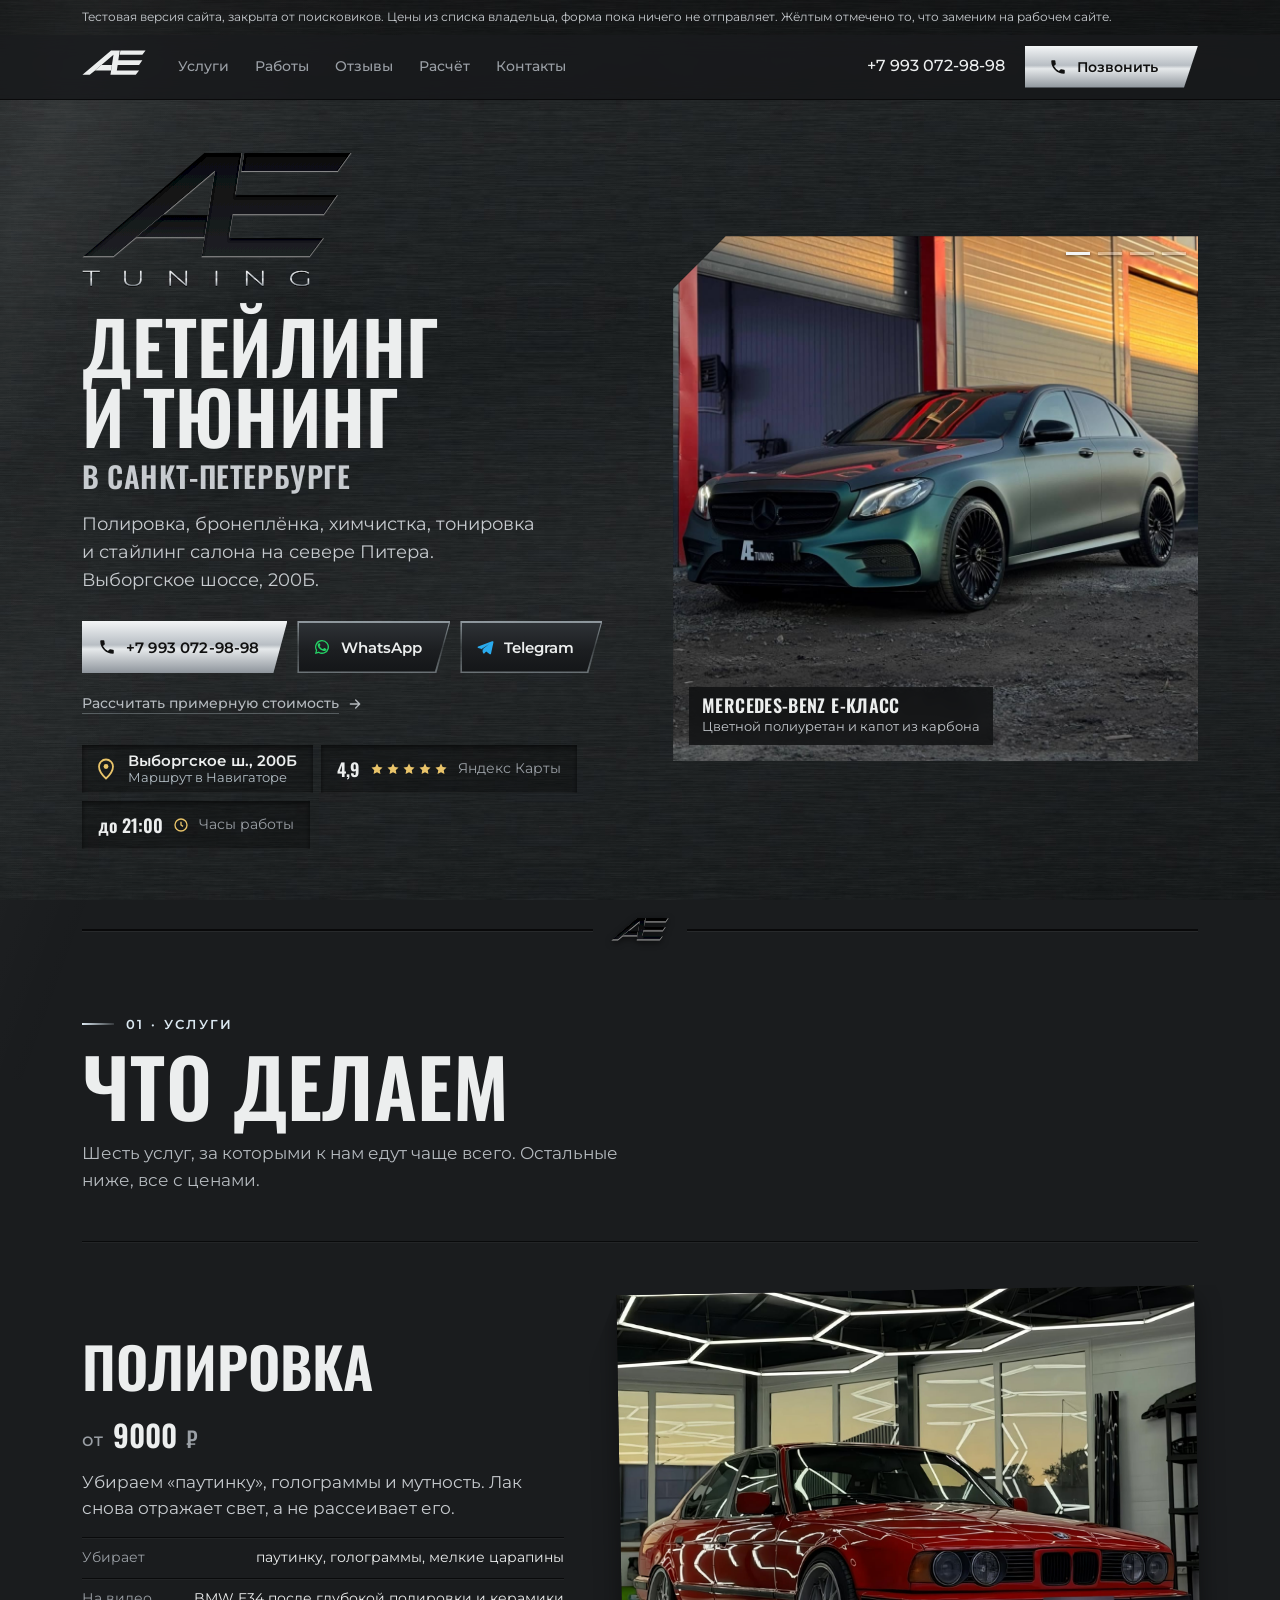
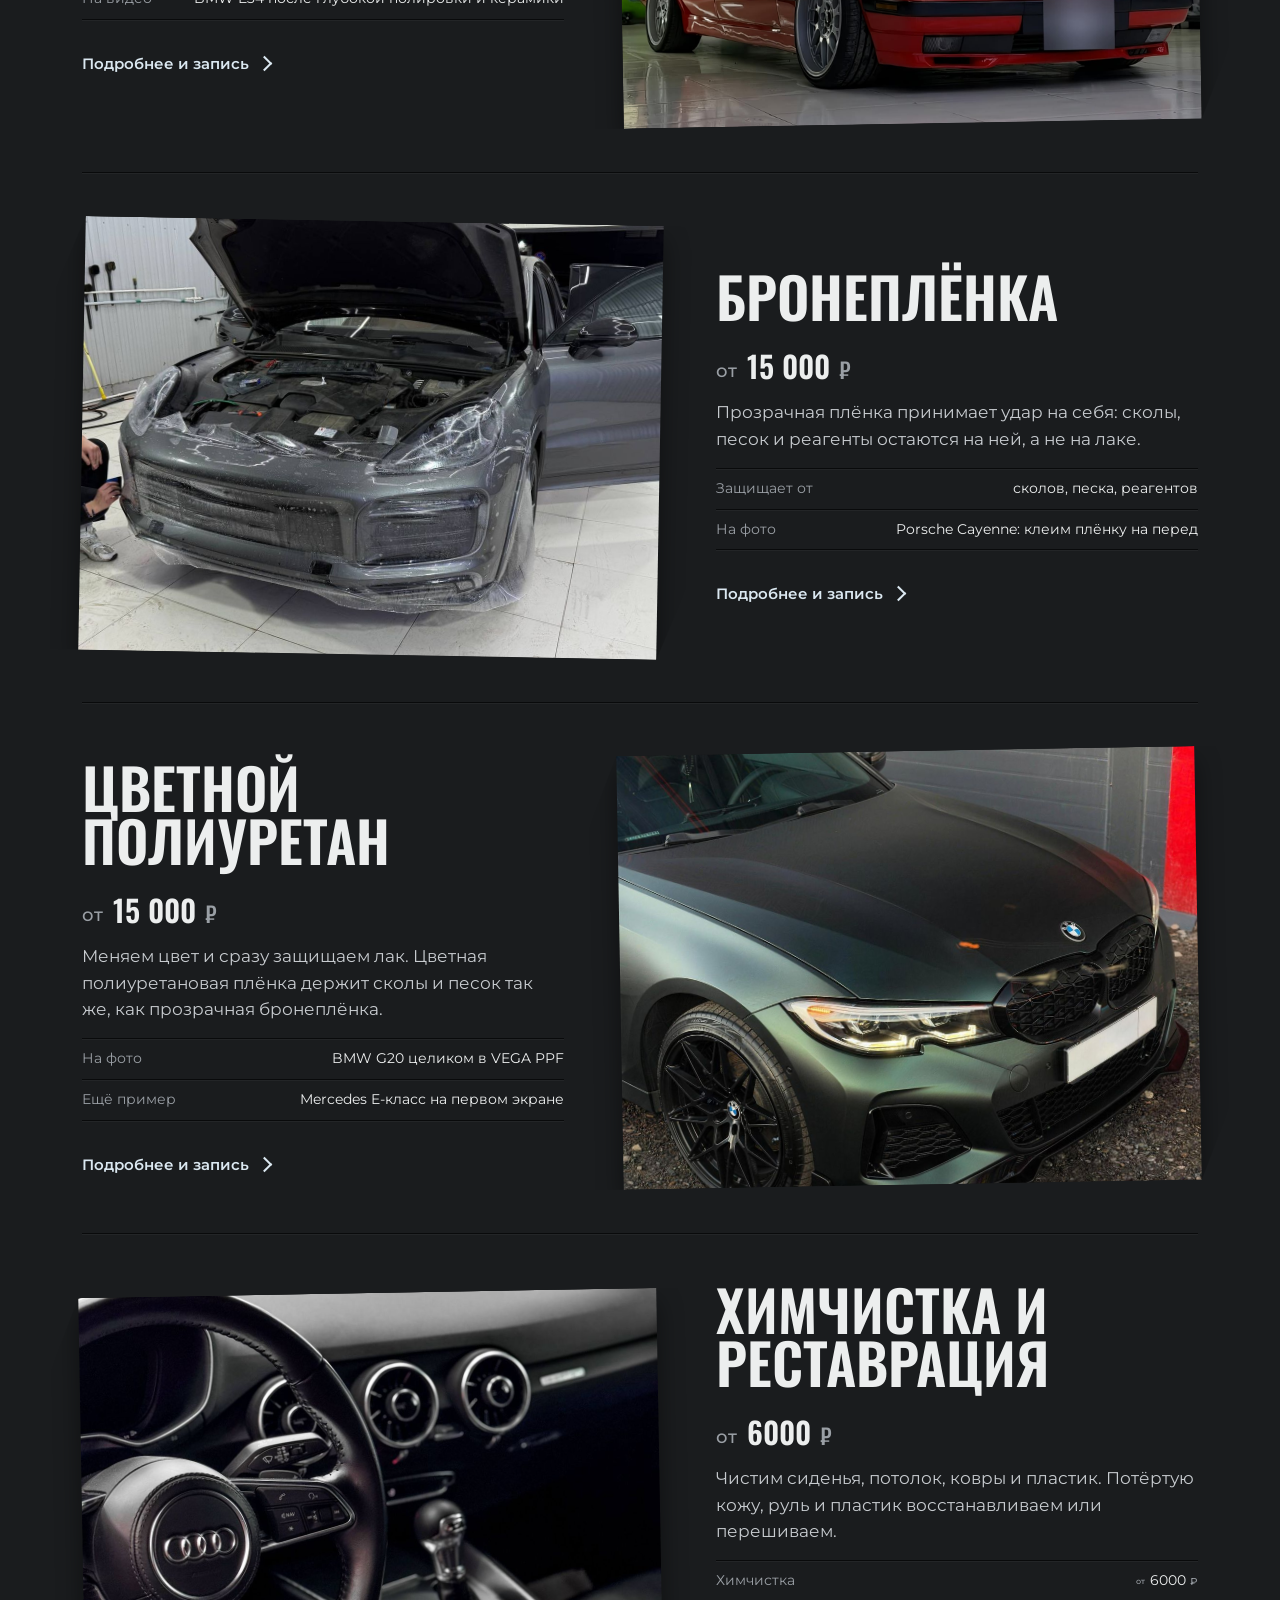
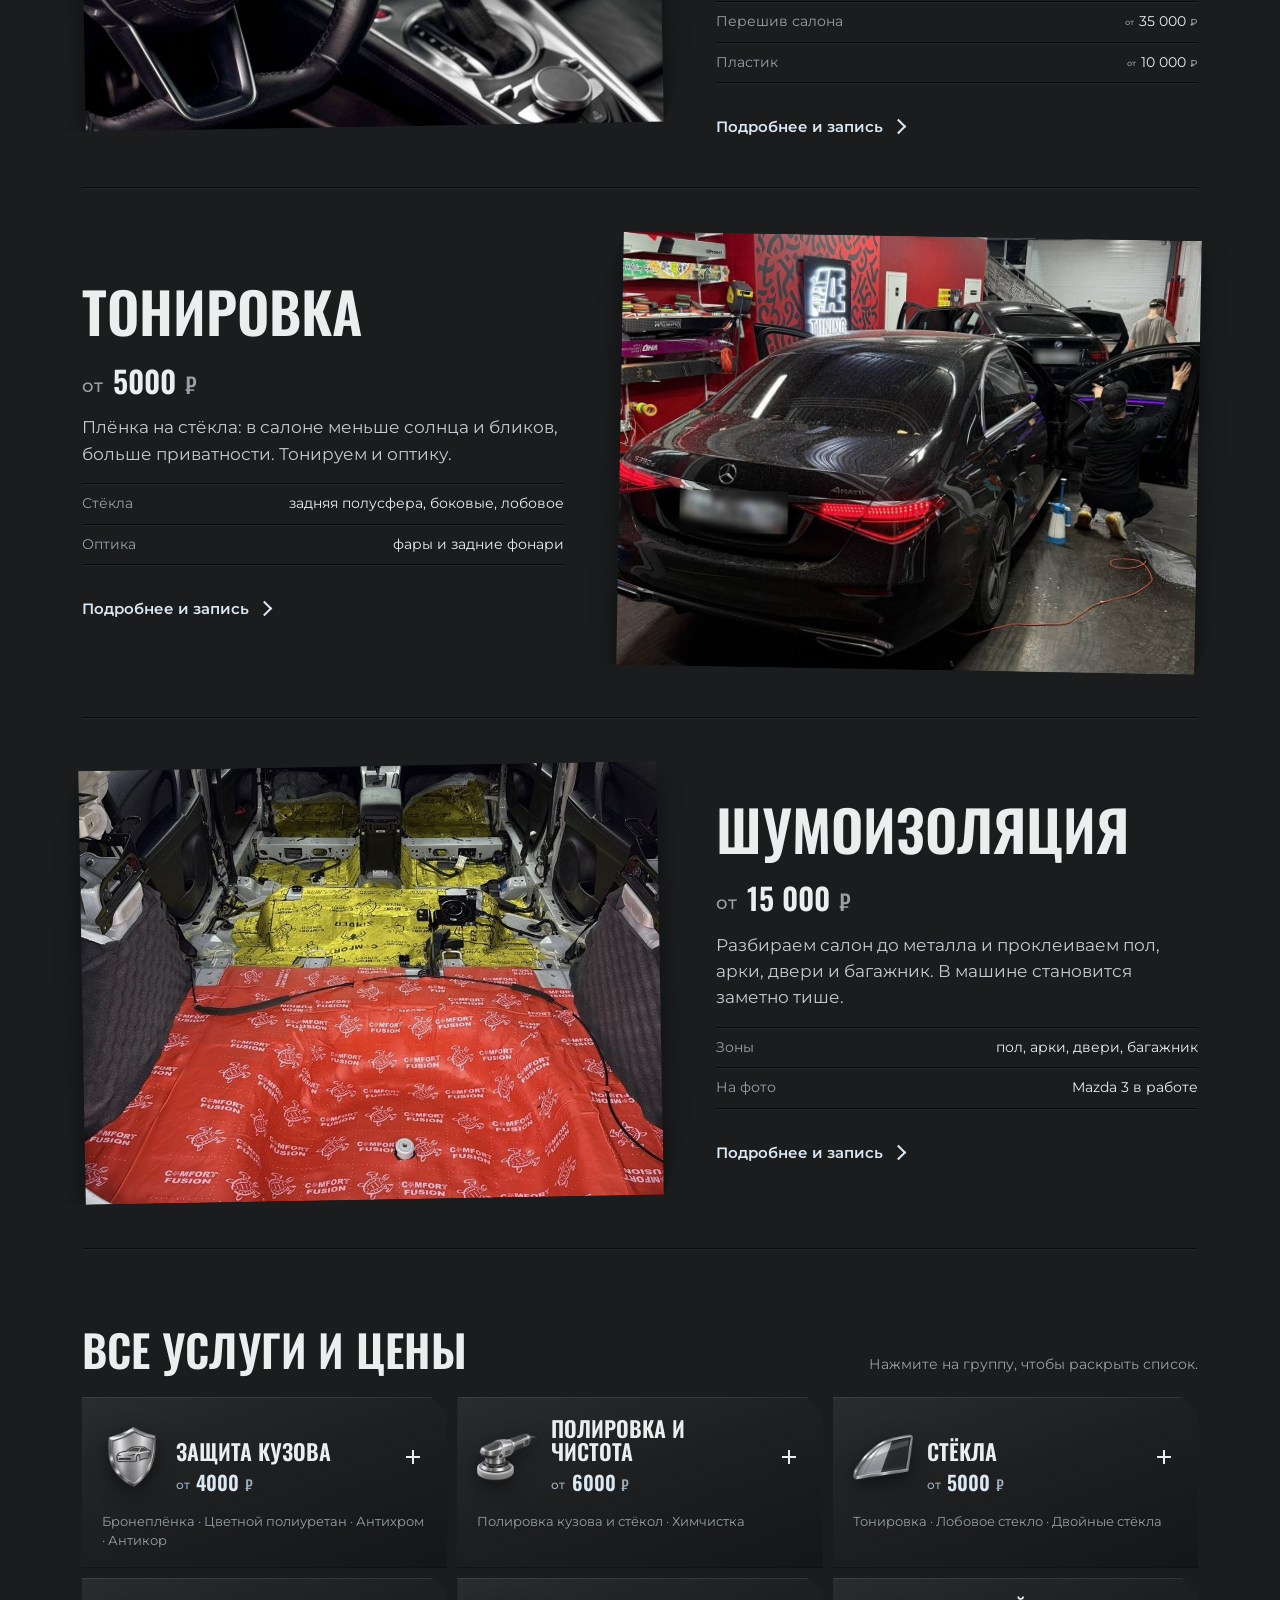
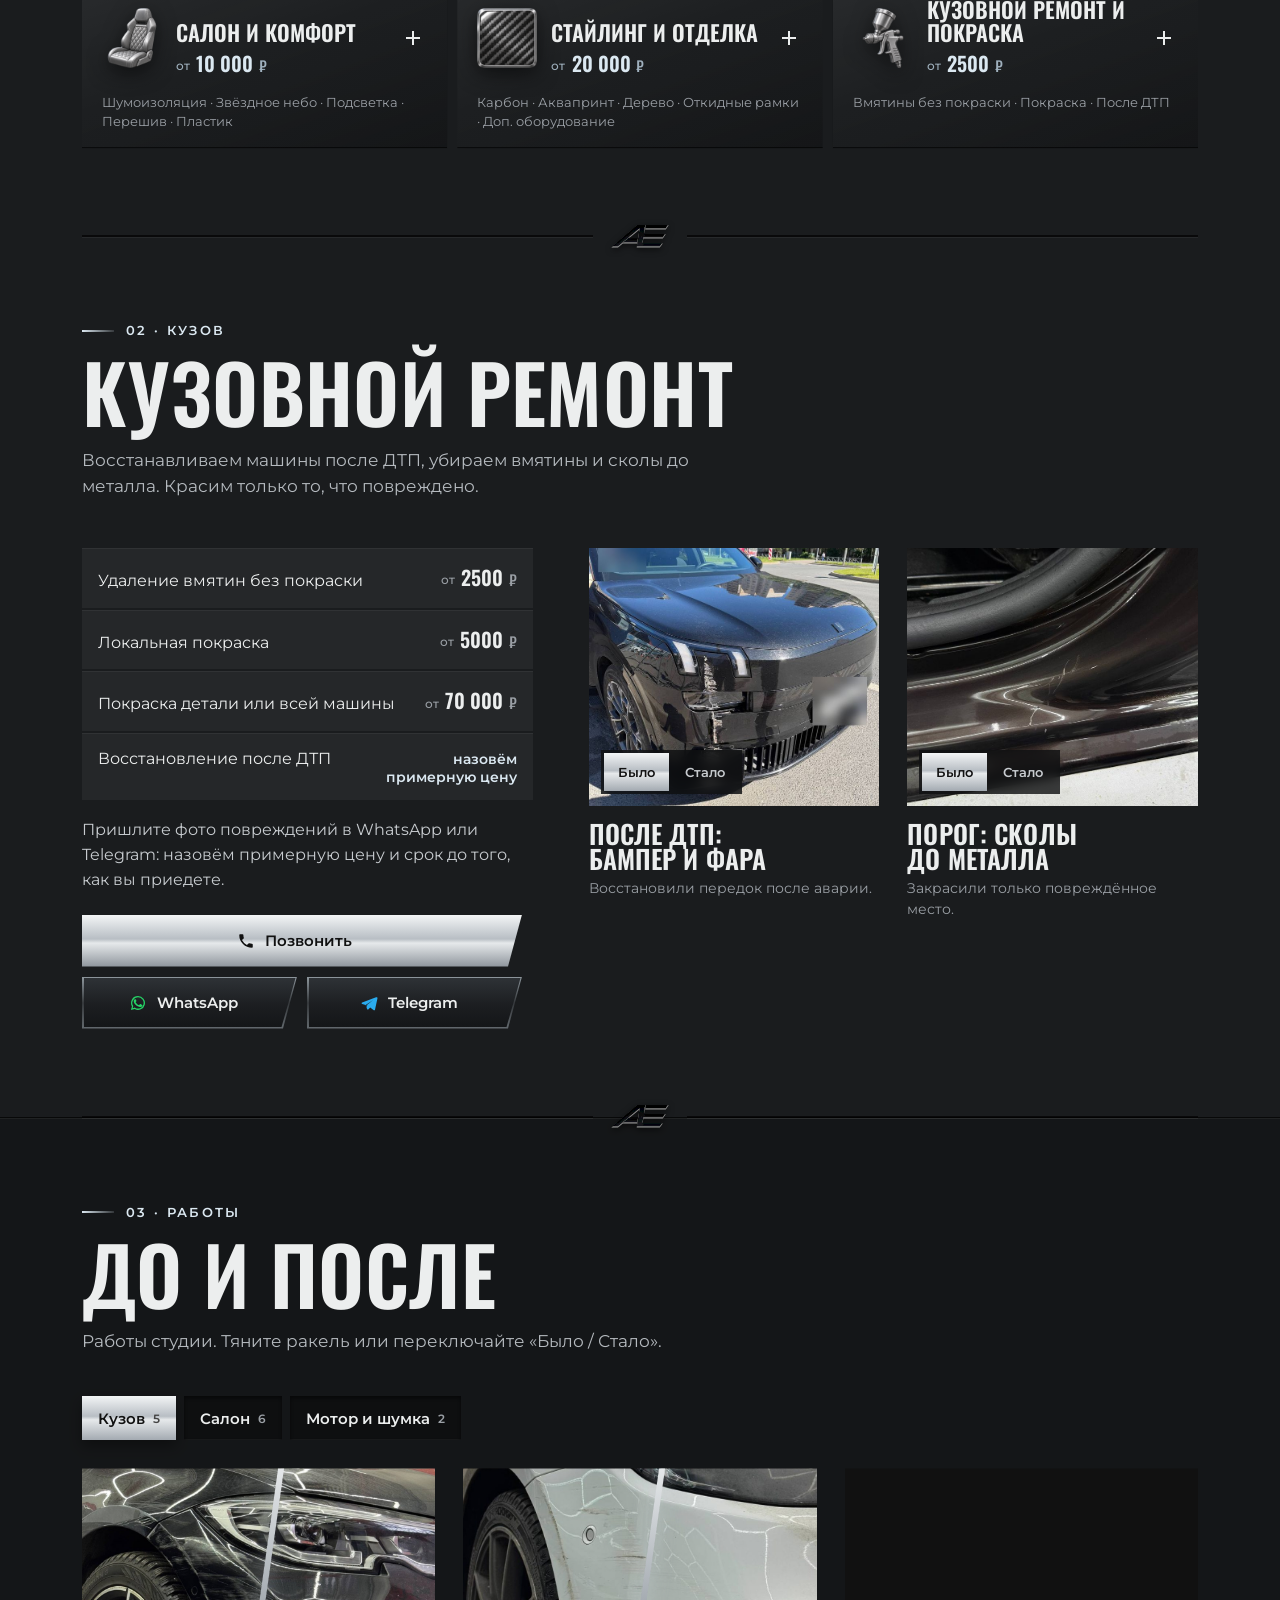
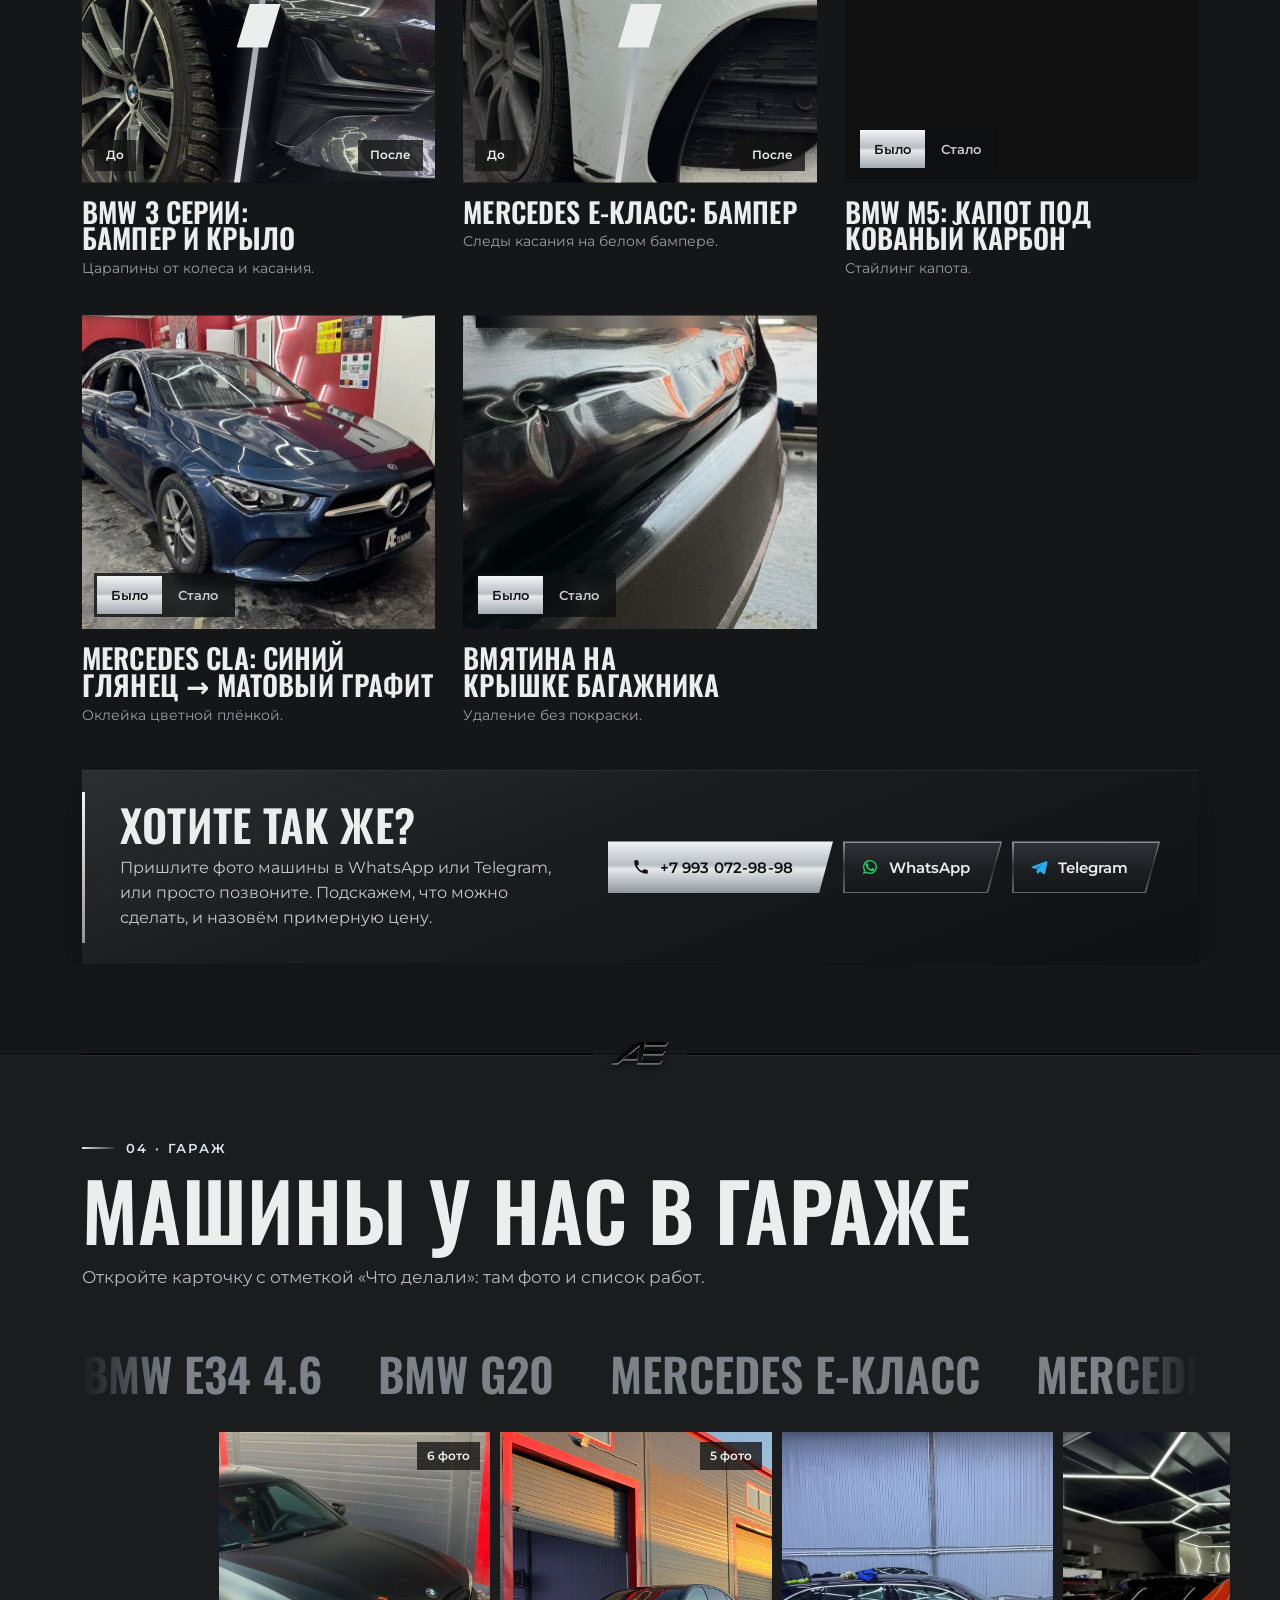
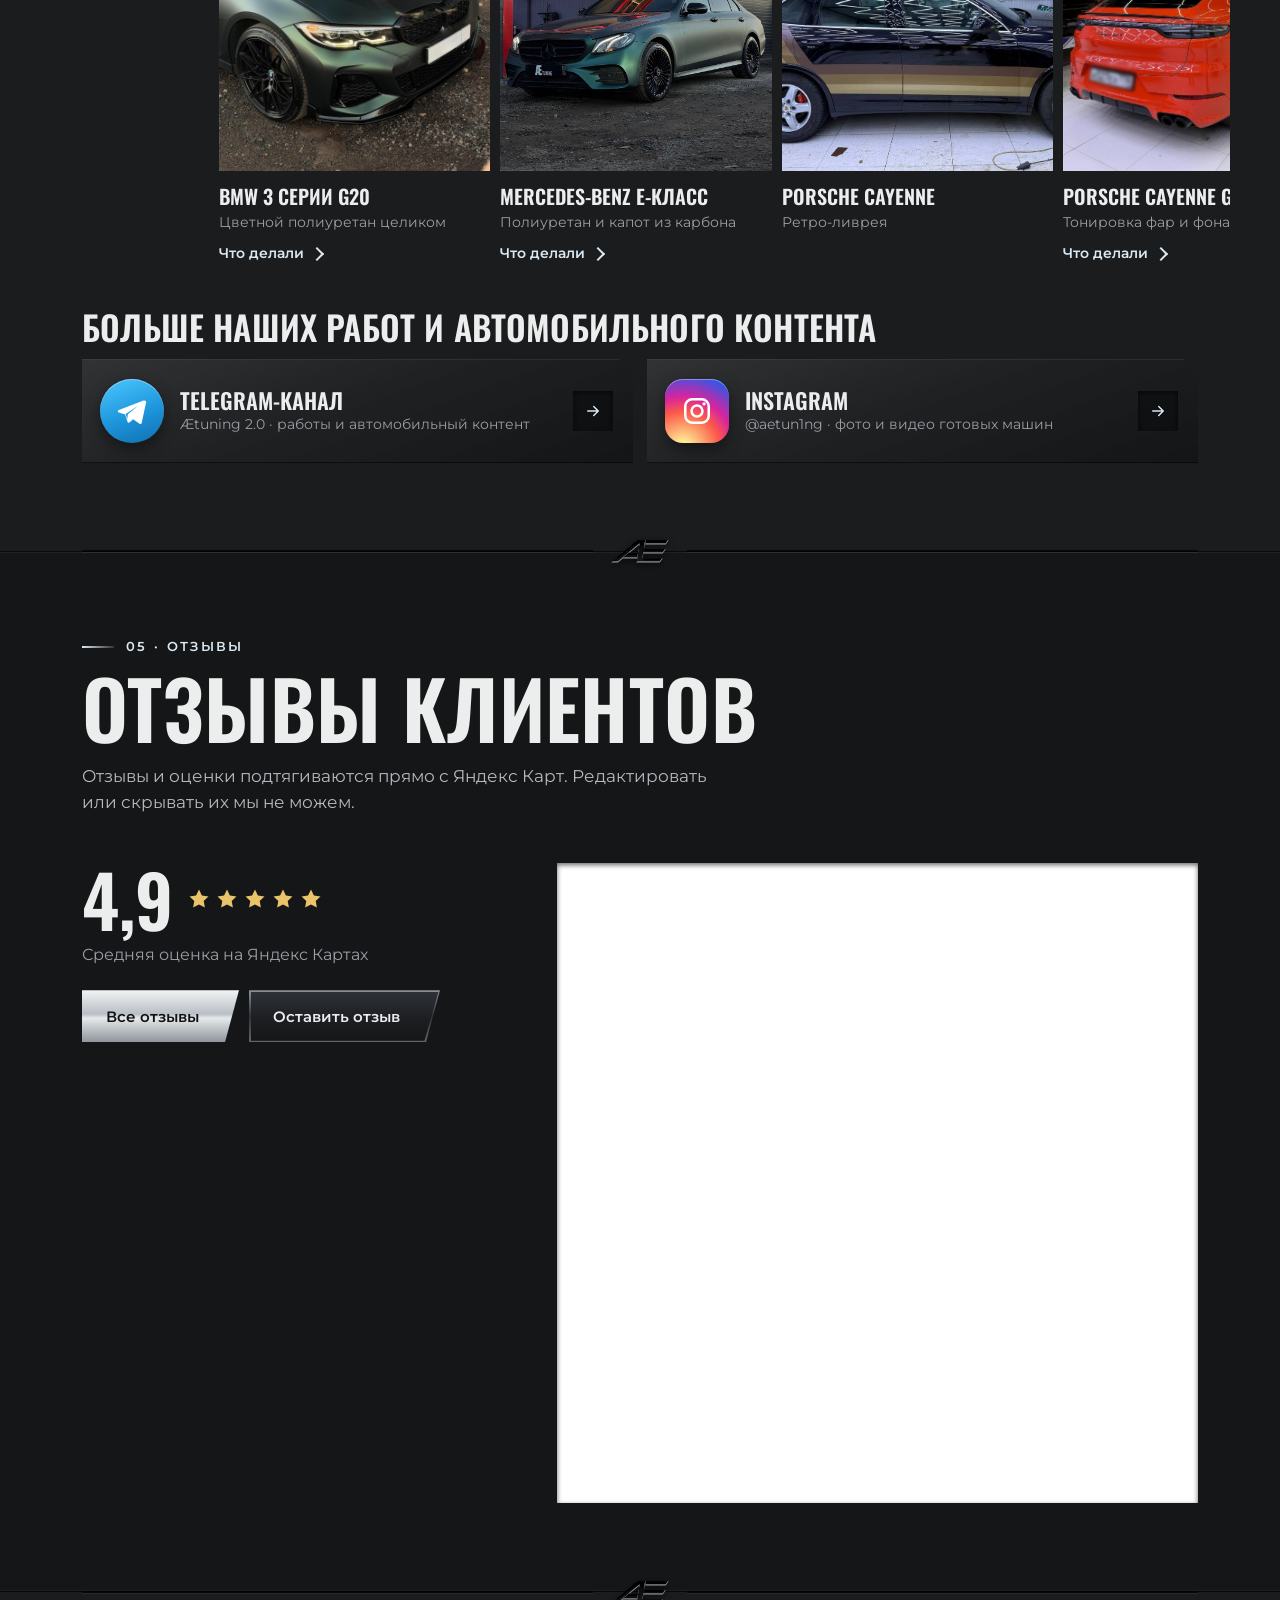
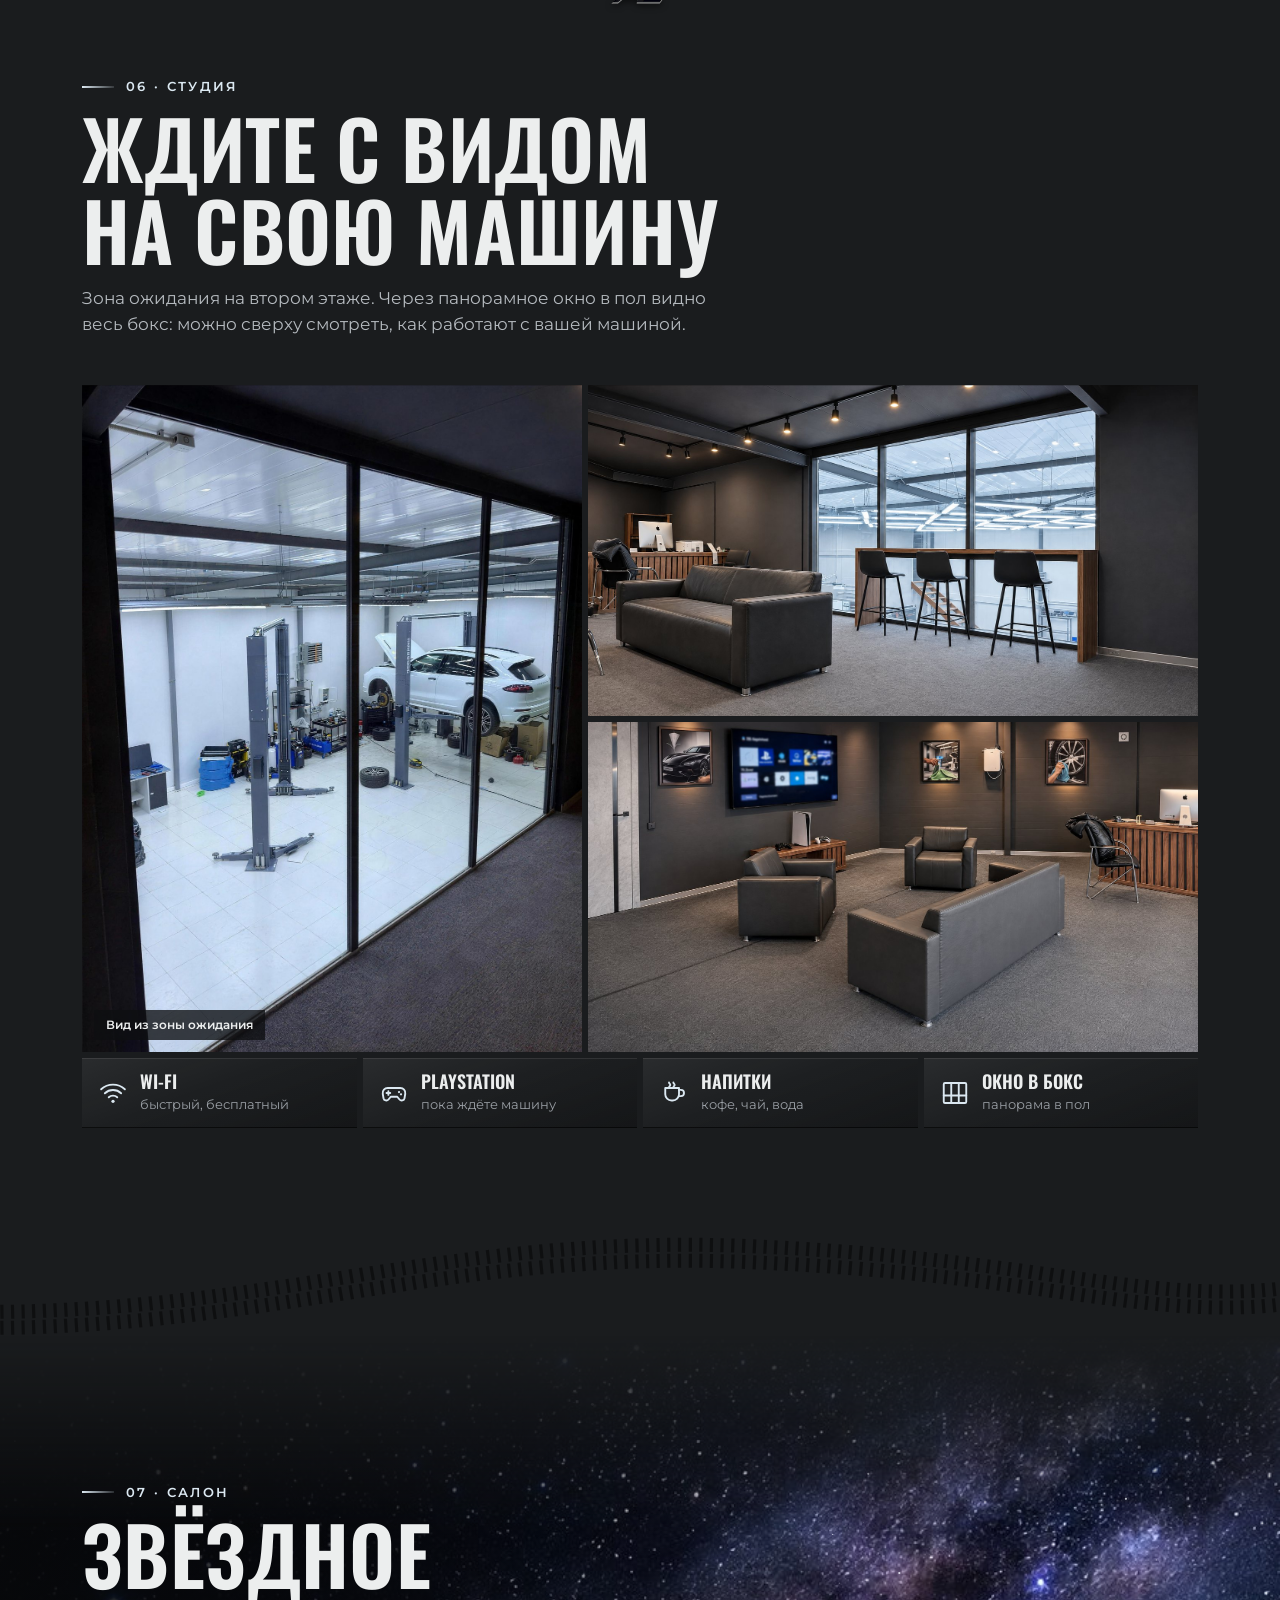
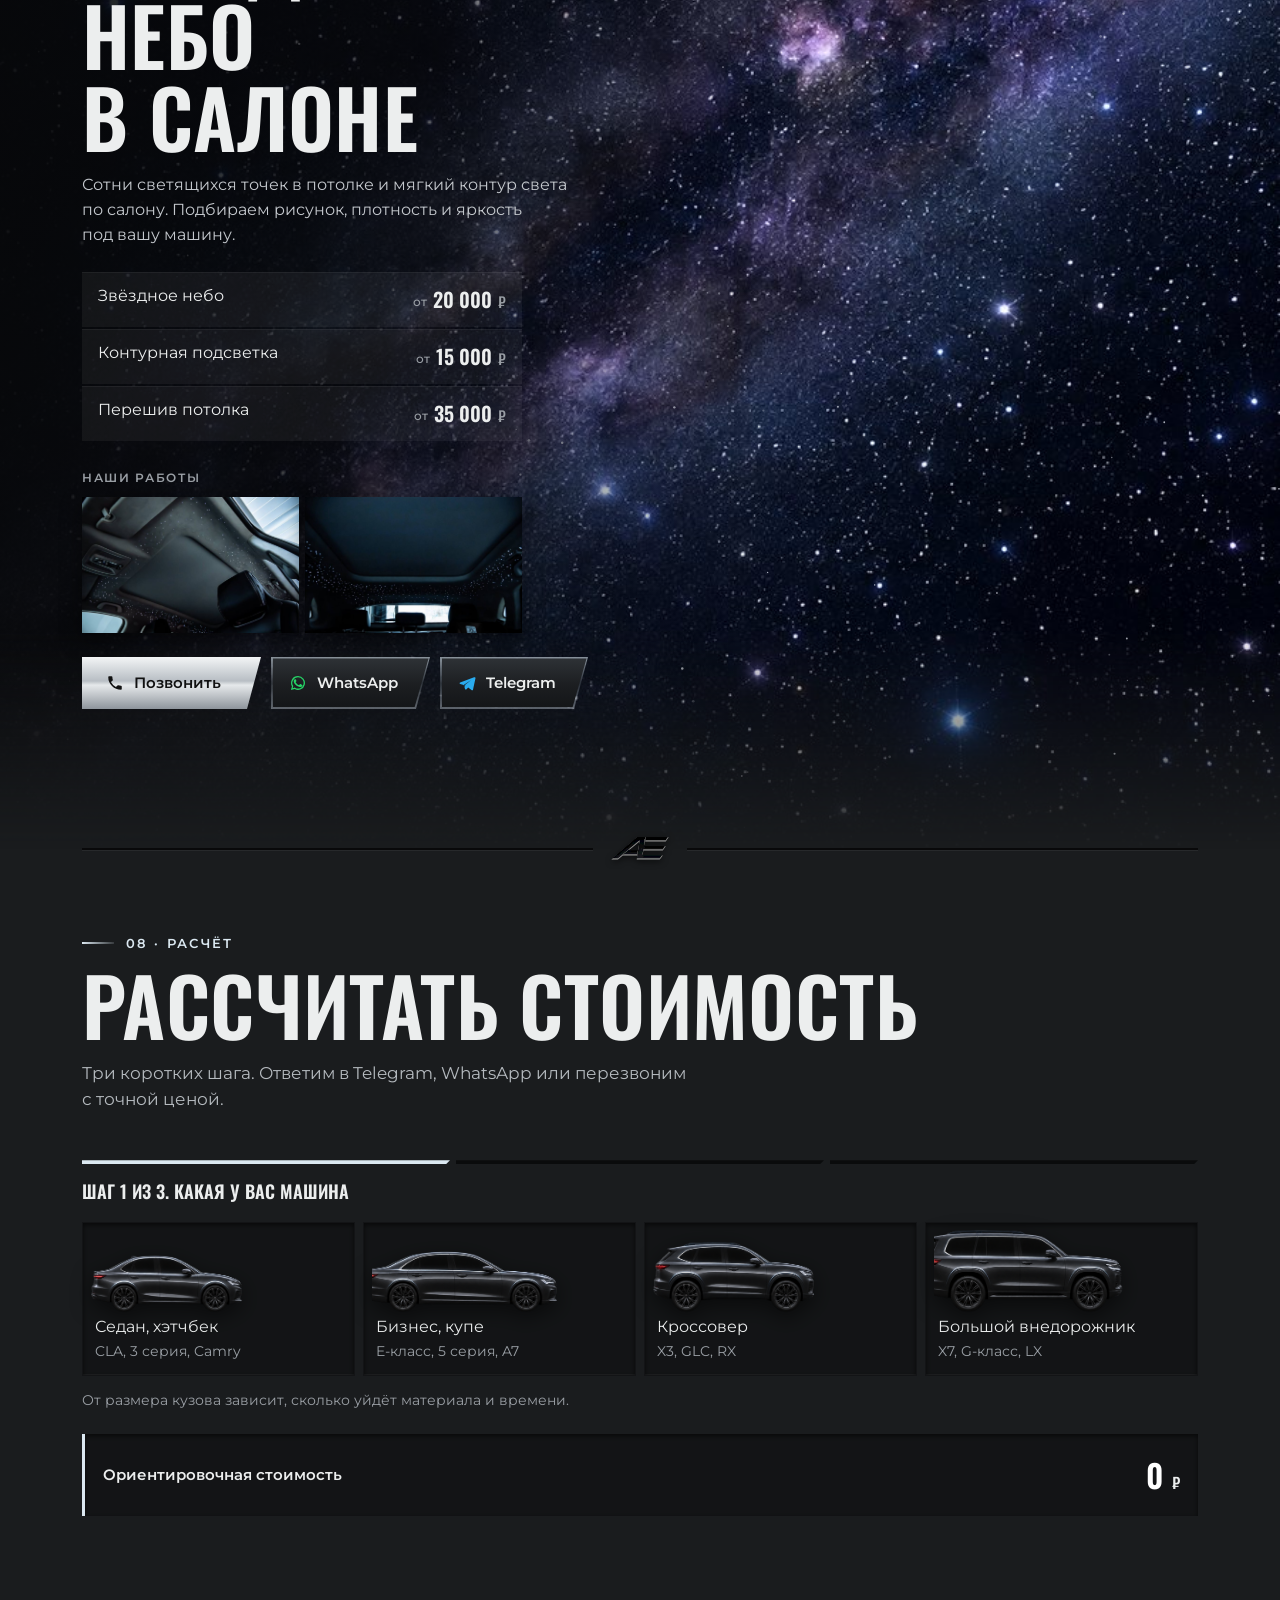
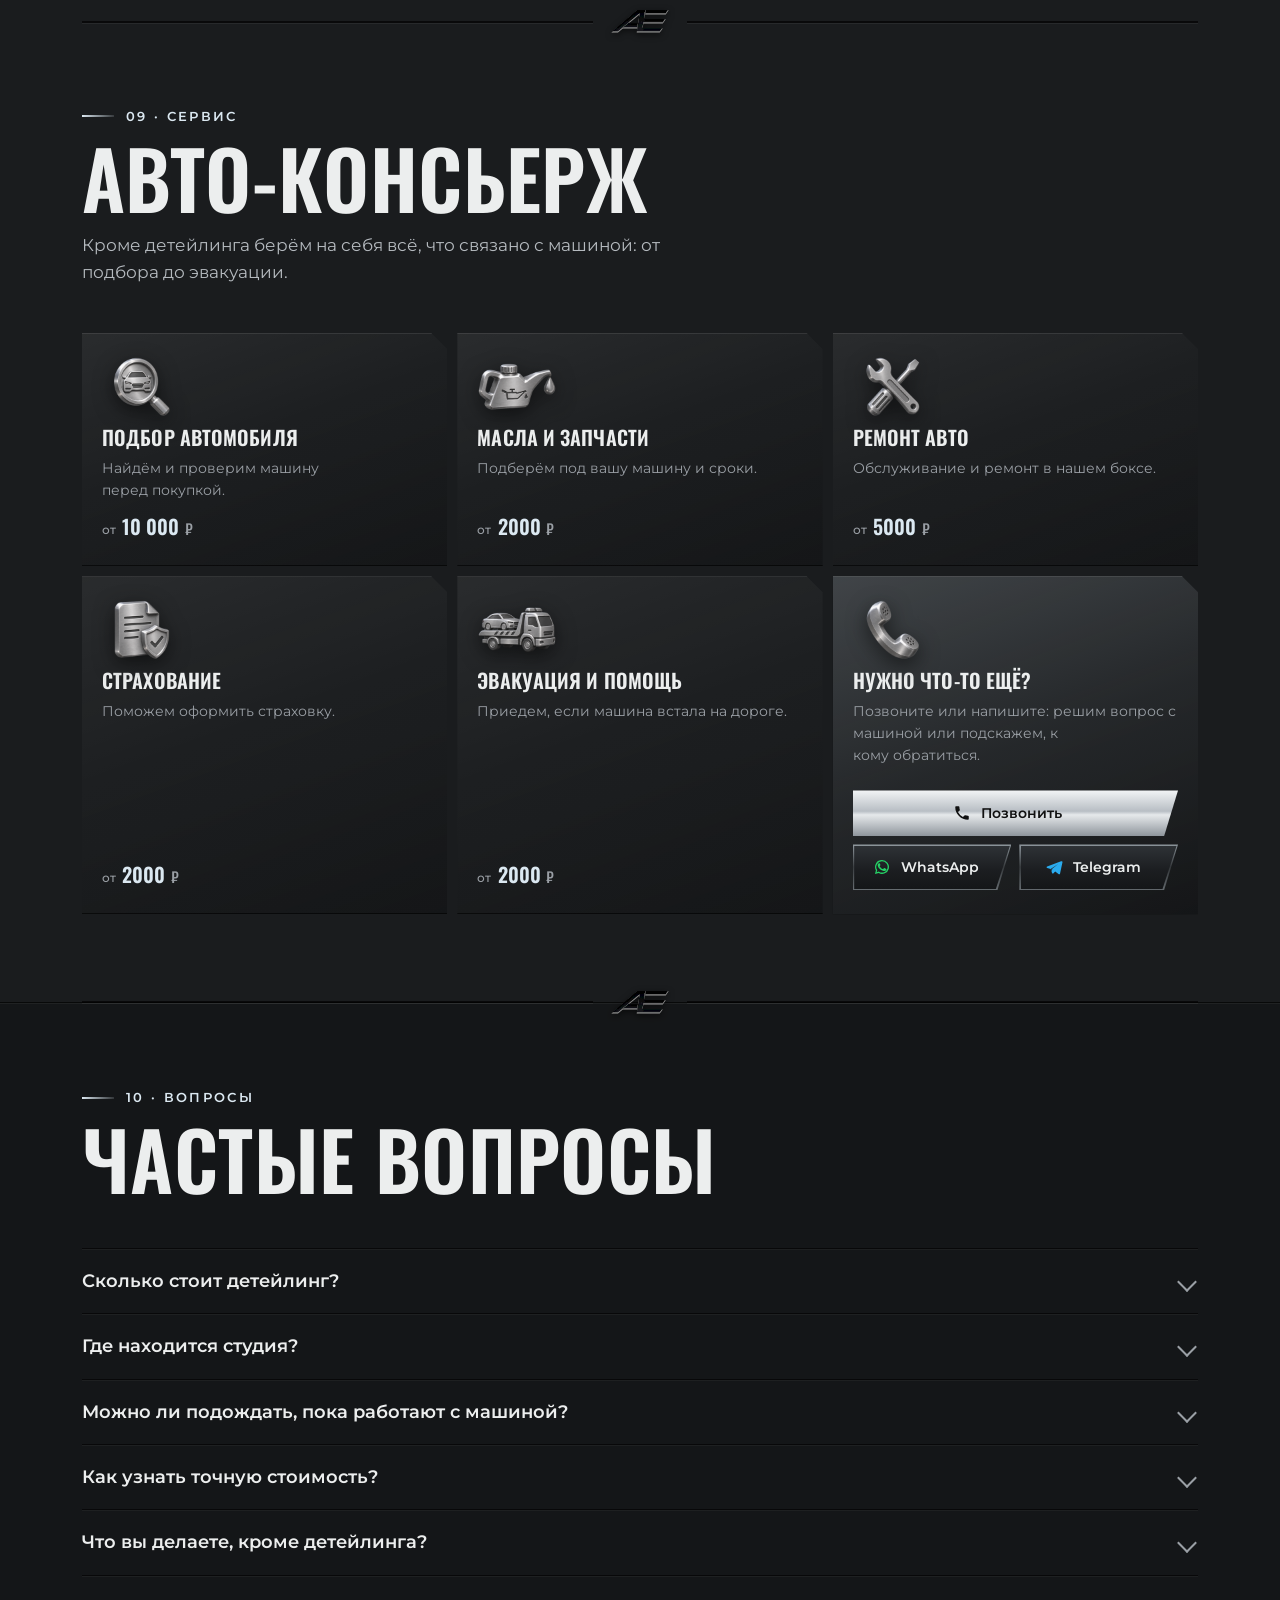
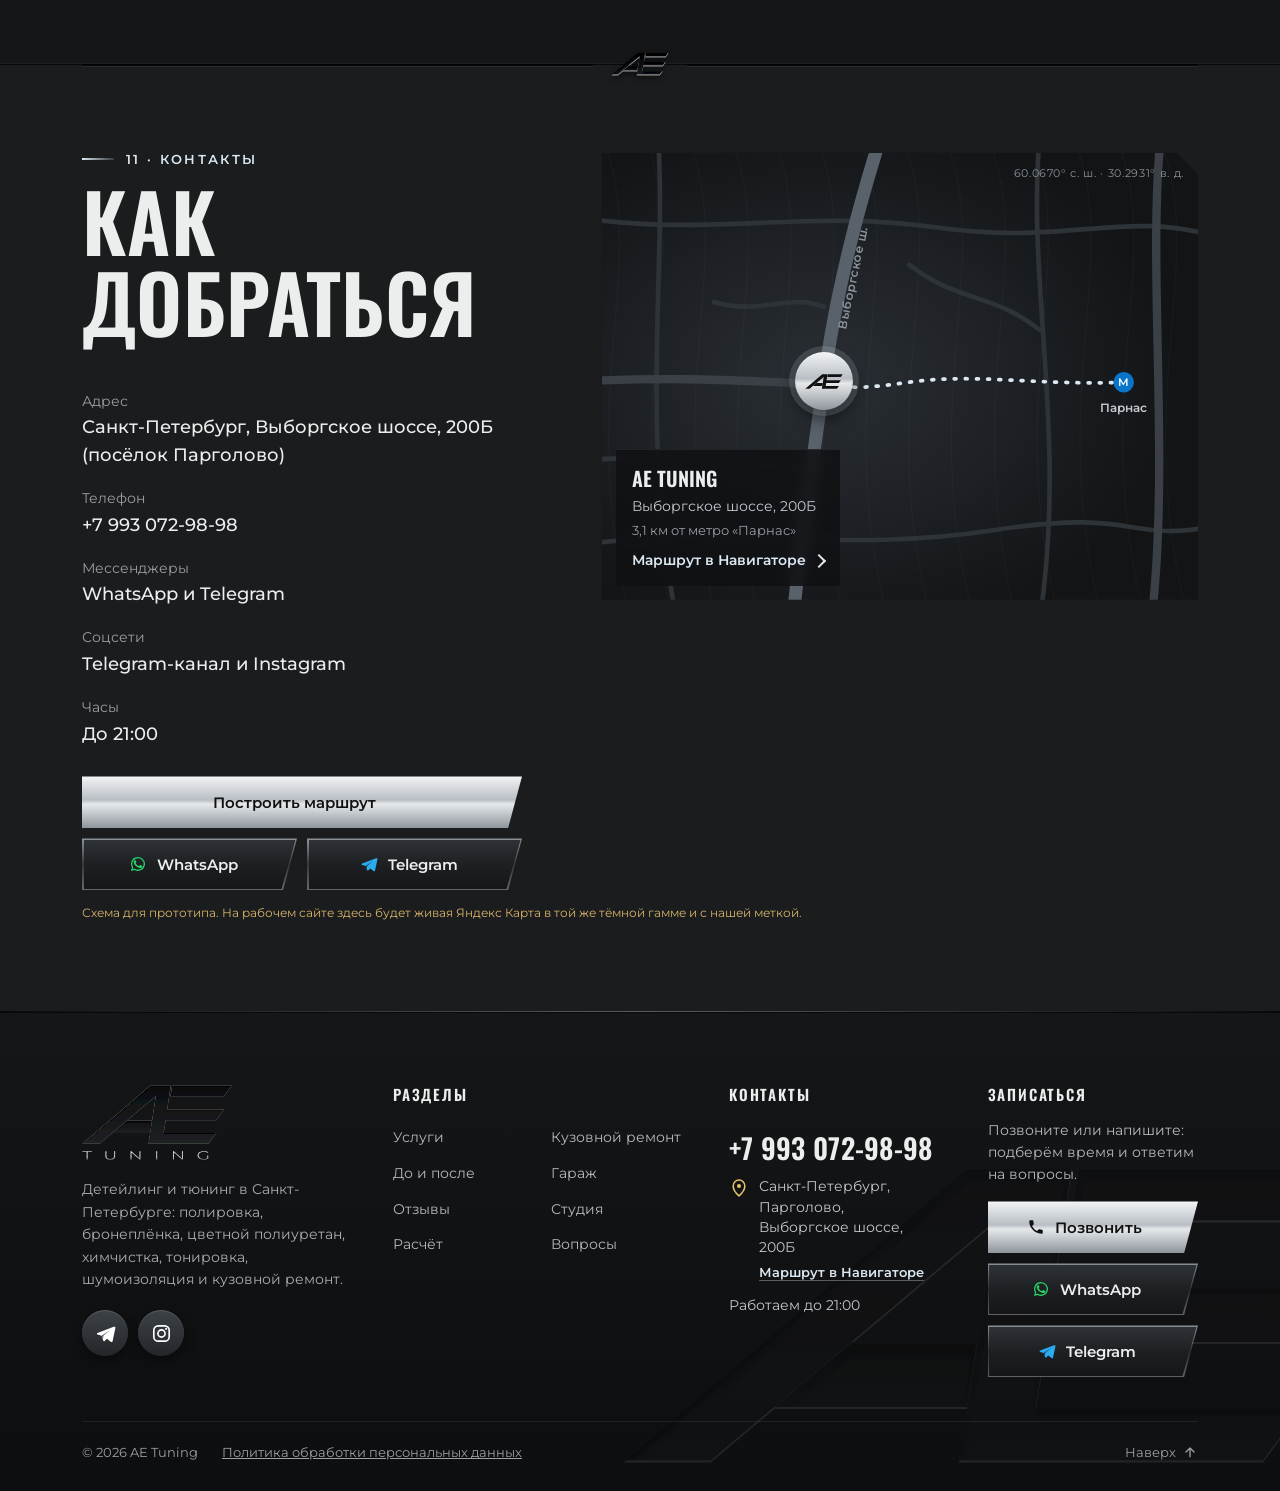
<file: index.html>
<!DOCTYPE html>
<html lang="ru">
<head>
<meta charset="utf-8">
<meta name="robots" content="noindex, nofollow">
<meta name="viewport" content="width=device-width, initial-scale=1">
<title>Детейлинг и тюнинг в Санкт-Петербурге | AE Tuning</title>
<meta name="description" content="Детейлинг и тюнинг в Санкт-Петербурге: полировка кузова от 9000 ₽, химчистка салона от 6000 ₽, бронеплёнка, тонировка, шумоизоляция, звёздное небо. Выборгское шоссе, 200Б. Запись в Telegram и по телефону.">
<meta property="og:type" content="website">
<meta property="og:title" content="Детейлинг и тюнинг в Санкт-Петербурге | AE Tuning">
<meta property="og:description" content="Полировка, бронеплёнка, химчистка, тонировка и стайлинг салона. Выборгское шоссе, 200Б. Цены на сайте.">
<meta property="og:locale" content="ru_RU">
<meta property="og:image" content="img/og.jpg">
<meta property="og:image:width" content="1200">
<meta property="og:image:height" content="630">
<meta name="twitter:card" content="summary_large_image">
<script type="application/ld+json">
{
  "@context": "https://schema.org",
  "@type": "AutoRepair",
  "name": "AE Tuning",
  "alternateName": "Аетюнинг",
  "description": "Детейлинг и тюнинг автомобилей в Санкт-Петербурге",
  "telephone": "+7 993 072-98-98",
  "address": {
    "@type": "PostalAddress",
    "streetAddress": "Выборгское шоссе, 200Б",
    "addressLocality": "Санкт-Петербург, посёлок Парголово",
    "addressRegion": "Санкт-Петербург",
    "addressCountry": "RU"
  },
  "hasMap": "https://yandex.ru/maps/org/ayetyuning/84785606799",
  "sameAs": ["https://yandex.ru/maps/org/ayetyuning/84785606799", "https://www.instagram.com/aetun1ng", "https://t.me/aetunlng"],
  "priceRange": "от 2500 ₽",
  "currenciesAccepted": "RUB",
  "makesOffer": [
    {"@type": "Offer", "itemOffered": {"@type": "Service", "name": "Полировка кузова"}, "priceSpecification": {"@type": "PriceSpecification", "minPrice": 9000, "priceCurrency": "RUB"}},
    {"@type": "Offer", "itemOffered": {"@type": "Service", "name": "Химчистка салона"}, "priceSpecification": {"@type": "PriceSpecification", "minPrice": 6000, "priceCurrency": "RUB"}},
    {"@type": "Offer", "itemOffered": {"@type": "Service", "name": "Оклейка бронеплёнкой"}, "priceSpecification": {"@type": "PriceSpecification", "minPrice": 15000, "priceCurrency": "RUB"}},
    {"@type": "Offer", "itemOffered": {"@type": "Service", "name": "Тонировка"}, "priceSpecification": {"@type": "PriceSpecification", "minPrice": 5000, "priceCurrency": "RUB"}},
    {"@type": "Offer", "itemOffered": {"@type": "Service", "name": "Шумоизоляция"}, "priceSpecification": {"@type": "PriceSpecification", "minPrice": 15000, "priceCurrency": "RUB"}},
    {"@type": "Offer", "itemOffered": {"@type": "Service", "name": "Звёздное небо в потолок"}, "priceSpecification": {"@type": "PriceSpecification", "minPrice": 20000, "priceCurrency": "RUB"}}
  ]
}
</script>
<script type="application/ld+json">
{
  "@context": "https://schema.org",
  "@type": "FAQPage",
  "mainEntity": [
    {"@type": "Question", "name": "Сколько стоит детейлинг в AE Tuning?", "acceptedAnswer": {"@type": "Answer", "text": "Полировка кузова от 9000 ₽, химчистка салона от 6000 ₽, тонировка от 5000 ₽, бронеплёнка от 15 000 ₽. Точную цену называем после осмотра машины."}},
    {"@type": "Question", "name": "Где находится студия?", "acceptedAnswer": {"@type": "Answer", "text": "Санкт-Петербург, посёлок Парголово, Выборгское шоссе, 200Б. Работаем до 21:00."}},
    {"@type": "Question", "name": "Можно ли подождать, пока работают с машиной?", "acceptedAnswer": {"@type": "Answer", "text": "Да. Зона ожидания на втором этаже, из панорамного окна видно весь бокс. Есть Wi-Fi, PlayStation и напитки."}},
    {"@type": "Question", "name": "Как узнать точную стоимость?", "acceptedAnswer": {"@type": "Answer", "text": "Пройдите расчёт на сайте и прикрепите фото машины или напишите в Telegram. Окончательную цену называем после осмотра."}},
    {"@type": "Question", "name": "Что ещё вы делаете, кроме детейлинга?", "acceptedAnswer": {"@type": "Answer", "text": "Подбор автомобиля, подбор масел и запчастей, ремонт, страхование, эвакуацию и помощь на дороге."}}
  ]
}
</script>

<link rel="preload" href="fonts/oswald-cyrillic-600-normal.woff2" as="font" type="font/woff2" crossorigin>
<link rel="preload" href="fonts/montserrat-cyrillic-400-normal.woff2" as="font" type="font/woff2" crossorigin>
<link rel="stylesheet" href="css/style.css">
</head>
<body class="tex">
<svg width="0" height="0" style="position:absolute" aria-hidden="true" focusable="false">
  <defs>
    <linearGradient id="cavD" x1="0" y1="0" x2="0" y2="1"><stop offset="0" stop-color="#0c0d0f"/><stop offset="1" stop-color="#1e2124"/></linearGradient>
    <linearGradient id="polish" x1="0" y1="0" x2="0" y2="1"><stop offset="0" stop-color="#f7f8f9"/><stop offset=".45" stop-color="#b3b9bf"/><stop offset=".55" stop-color="#eef0f2"/><stop offset="1" stop-color="#8d949b"/></linearGradient>
    <filter id="engD" x="-3%" y="-4%" width="106%" height="108%">
      <feOffset in="SourceAlpha" dy="6" result="o1"/><feGaussianBlur in="o1" stdDeviation="3" result="b1"/>
      <feComposite in="SourceAlpha" in2="b1" operator="out" result="t1"/>
      <feFlood flood-color="#000" flood-opacity=".95"/><feComposite in2="t1" operator="in" result="sh"/>
      <feOffset in="SourceAlpha" dy="-2" result="o2"/><feGaussianBlur in="o2" stdDeviation=".8" result="b2"/>
      <feComposite in="SourceAlpha" in2="b2" operator="out" result="t2"/>
      <feFlood flood-color="#fff" flood-opacity=".24"/><feComposite in2="t2" operator="in" result="hl"/>
      <feMerge><feMergeNode in="SourceGraphic"/><feMergeNode in="sh"/><feMergeNode in="hl"/></feMerge>
    </filter>
    <filter id="engS" x="-6%" y="-10%" width="112%" height="120%">
      <feOffset in="SourceAlpha" dy="34" result="o1"/><feGaussianBlur in="o1" stdDeviation="14" result="b1"/>
      <feComposite in="SourceAlpha" in2="b1" operator="out" result="t1"/>
      <feFlood flood-color="#000" flood-opacity=".95"/><feComposite in2="t1" operator="in" result="sh"/>
      <feOffset in="SourceAlpha" dy="-12" result="o2"/><feGaussianBlur in="o2" stdDeviation="4" result="b2"/>
      <feComposite in="SourceAlpha" in2="b2" operator="out" result="t2"/>
      <feFlood flood-color="#fff" flood-opacity=".28"/><feComposite in2="t2" operator="in" result="hl"/>
      <feMerge><feMergeNode in="SourceGraphic"/><feMergeNode in="sh"/><feMergeNode in="hl"/></feMerge>
    </filter>
    <filter id="inlay" x="-5%" y="-30%" width="110%" height="180%">
      <feDropShadow dx="0" dy="3" stdDeviation="2" flood-color="#000" flood-opacity=".85"/>
    </filter>
    <g id="aeG"><path d="M 1404.078125 847.734375 L 1412.199219 795.03125 L 1413.441406 786.972656 L 1279.199219 786.972656 L 1269.621094 795.03125 L 1206.972656 847.734375 L 1196.816406 856.28125 L 1402.761719 856.28125 Z M 1404.078125 847.734375 "/><path fill-rule="evenodd" d="M 1128.800781 913.5 L 1036 913.5 L 1402.691406 600 L 1514.761719 600 L 1505.964844 657.21875 L 1495.488281 727.335938 L 1803.277344 727.335938 L 1761.441406 786.972656 L 1487.429688 786.972656 L 1476.148438 856.28125 L 1761.441406 856.28125 L 1718.726562 913.5 L 1393.945312 913.5 L 1402.761719 856.28125 L 1404.078125 847.734375 L 1412.199219 795.03125 L 1413.441406 786.972656 L 1433.433594 657.21875 L 1279.199219 786.972656 L 1269.621094 795.03125 L 1206.972656 847.734375 L 1196.816406 856.28125 Z M 1513.152344 657.21875 L 1803.277344 657.21875 L 1844.378906 600 L 1522.015625 600 Z M 1513.152344 657.21875 "/></g>
    <g id="tunG"><path d="M 1693.984375 999.632812 C 1689.09375 999.632812 1684.574219 999.078125 1680.429688 997.964844 C 1676.28125 996.808594 1672.660156 995.199219 1669.5625 993.144531 C 1666.53125 991.085938 1664.179688 988.6875 1662.507812 985.945312 C 1660.835938 983.160156 1660 980.117188 1660 976.816406 C 1660 973.519531 1660.835938 970.496094 1662.507812 967.753906 C 1664.179688 964.96875 1666.5625 962.546875 1669.65625 960.492188 C 1672.753906 958.433594 1676.34375 956.847656 1680.429688 955.734375 C 1684.574219 954.578125 1689.125 954 1694.078125 954 C 1698.78125 954 1703.148438 954.515625 1707.171875 955.542969 C 1711.195312 956.570312 1714.628906 958.113281 1717.476562 960.171875 L 1714.507812 962.355469 C 1711.660156 960.425781 1708.53125 959.054688 1705.128906 958.242188 C 1701.785156 957.429688 1698.132812 957.019531 1694.171875 957.019531 C 1689.960938 957.019531 1686.0625 957.511719 1682.472656 958.5 C 1678.878906 959.484375 1675.753906 960.878906 1673.09375 962.675781 C 1670.429688 964.476562 1668.355469 966.578125 1666.871094 968.976562 C 1665.449219 971.375 1664.734375 973.988281 1664.734375 976.816406 C 1664.734375 979.644531 1665.449219 982.257812 1666.871094 984.660156 C 1668.355469 987.058594 1670.429688 989.15625 1673.09375 990.957031 C 1675.753906 992.757812 1678.878906 994.148438 1682.472656 995.136719 C 1686.0625 996.121094 1689.960938 996.613281 1694.171875 996.613281 C 1698.007812 996.613281 1701.628906 996.207031 1705.035156 995.394531 C 1708.503906 994.578125 1711.660156 993.230469 1714.507812 991.34375 L 1717.199219 993.851562 C 1714.289062 995.777344 1710.792969 997.234375 1706.707031 998.222656 C 1702.683594 999.164062 1698.441406 999.632812 1693.984375 999.632812 Z M 1717.199219 993.851562 L 1712.648438 993.464844 L 1712.648438 977.011719 L 1717.199219 977.011719 Z M 1717.199219 993.851562 "/><path d="M 1527 999.3125 L 1527 954.320312 L 1530.992188 954.320312 L 1577.328125 995.261719 L 1575.191406 995.261719 L 1575.191406 954.320312 L 1579.929688 954.320312 L 1579.929688 999.3125 L 1576.027344 999.3125 L 1529.601562 958.371094 L 1531.734375 958.371094 L 1531.734375 999.3125 Z M 1527 999.3125 "/><path d="M 1436 999.3125 L 1436 954.320312 L 1440.734375 954.320312 L 1440.734375 999.3125 Z M 1436 999.3125 "/><path d="M 1297 999.3125 L 1297 954.320312 L 1300.992188 954.320312 L 1347.328125 995.261719 L 1345.191406 995.261719 L 1345.191406 954.320312 L 1349.929688 954.320312 L 1349.929688 999.3125 L 1346.027344 999.3125 L 1299.601562 958.371094 L 1301.734375 958.371094 L 1301.734375 999.3125 Z M 1297 999.3125 "/><path d="M 1187 999.632812 C 1178.953125 999.632812 1172.605469 998.003906 1167.964844 994.75 C 1163.320312 991.492188 1161 986.648438 1161 980.222656 L 1161 954.320312 L 1165.734375 954.320312 L 1165.734375 980.09375 C 1165.734375 985.707031 1167.59375 989.863281 1171.308594 992.5625 C 1175.019531 995.261719 1180.28125 996.613281 1187.09375 996.613281 C 1193.839844 996.613281 1199.070312 995.261719 1202.785156 992.5625 C 1206.5 989.863281 1208.355469 985.707031 1208.355469 980.09375 L 1208.355469 954.320312 L 1213.09375 954.320312 L 1213.09375 980.222656 C 1213.09375 986.648438 1210.769531 991.492188 1206.128906 994.75 C 1201.484375 998.003906 1195.109375 999.632812 1187 999.632812 Z M 1187 999.632812 "/><path d="M 1059.398438 999.3125 L 1059.398438 957.277344 L 1036 957.277344 L 1036 954.320312 L 1087.535156 954.320312 L 1087.535156 957.277344 L 1064.136719 957.277344 L 1064.136719 999.3125 Z M 1059.398438 999.3125 "/></g>
  </defs>
</svg>
<div class="sheen" aria-hidden="true"></div>

<div class="proto"><div class="wrap">Тестовая версия сайта, закрыта от поисковиков. Цены из списка владельца, форма пока ничего не отправляет. Жёлтым отмечено то, что заменим на рабочем сайте.</div></div>

<header class="top">
  <div class="wrap">
    <a href="#top" aria-label="AE Tuning, наверх"><svg class="mark" viewBox="1030 595 820 325"><use href="#aeG" fill="#eceeee"/></svg></a>
    <nav aria-label="Разделы">
      <a href="#uslugi">Услуги</a>
      <a href="#raboty">Работы</a>
      <a href="#otzyvy">Отзывы</a>
      <a href="#raschet">Расчёт</a>
      <a href="#kontakty">Контакты</a>
    </nav>
    <a class="phone" href="tel:+79930729898">+7 993 072-98-98</a>
    <a class="btn btn-metal" href="tel:+79930729898"><svg class="bi i-ph" viewBox="0 0 24 24" aria-hidden="true"><path d="M6.6 10.8a15.1 15.1 0 0 0 6.6 6.6l2.2-2.2c.3-.3.7-.4 1-.2 1.1.4 2.3.6 3.6.6.6 0 1 .4 1 1V20c0 .6-.4 1-1 1A17 17 0 0 1 3 4c0-.6.4-1 1-1h3.5c.6 0 1 .4 1 1 0 1.3.2 2.5.6 3.6.1.3 0 .7-.2 1z"/></svg>Позвонить</a>
  </div>
  <div class="progress" aria-hidden="true"></div>
</header>

<main id="top">
<div class="first" id="first">
<section class="hero">
  <div class="wrap grid">
    <div class="hero-mark" id="heroMark">
      <svg viewBox="1034 585 812 430" role="img" aria-label="Логотип AE Tuning, выгравированный в металле">
    <use href="#aeG" fill="none" stroke="#ffffff" stroke-opacity=".08" stroke-width="2" transform="translate(0 2)"/>
    <use href="#aeG" fill="url(#cavD)" filter="url(#engD)"/>
    <use href="#tunG" fill="url(#polish)" filter="url(#inlay)"/>
  </svg>
    </div>
    <h1>Детейлинг и тюнинг <span class="h1-sub">в Санкт-Петербурге</span></h1>
    <div class="hvid" id="heroShow" aria-label="Наши работы">
      <figure class="hs on"><video id="heroVid" autoplay muted loop playsinline preload="auto" poster="img/hero_poster.jpg" aria-label="Mercedes-Benz E-класс в цветном полиуретане у ворот студии на закате"><source src="img/hero.mp4" type="video/mp4"></video><figcaption><b>Mercedes-Benz E-класс</b><span>Цветной полиуретан и капот из карбона</span></figcaption></figure>
      <figure class="hs"><img src="img/e34_34.jpg" alt="Красный BMW E34 4.6 в студии под шестигранными лампами" width="960" height="1280" loading="lazy" decoding="async" style="object-position:50% 62%"><figcaption><b>BMW E34 4.6</b><span>Глубокая полировка и керамика</span></figcaption></figure>
      <figure class="hs"><img src="img/g20_34.jpg" alt="BMW 3 серии G20 в цветном защитном полиуретане" width="960" height="1280" loading="lazy" decoding="async" style="object-position:50% 60%"><figcaption><b>BMW 3 серии G20</b><span>Целиком в цветном полиуретане</span></figcaption></figure>
      <figure class="hs"><img src="img/gts_rear.jpg" alt="Оранжевый Porsche Cayenne GTS под шестигранными лампами студии" width="960" height="1280" loading="lazy" decoding="async" style="object-position:50% 58%"><figcaption><b>Porsche Cayenne GTS</b><span>Тонировка фар и фонарей</span></figcaption></figure>
      <div class="hs-dots"><button type="button" aria-label="Работа 1 из 4"><i></i></button><button type="button" aria-label="Работа 2 из 4"><i></i></button><button type="button" aria-label="Работа 3 из 4"><i></i></button><button type="button" aria-label="Работа 4 из 4"><i></i></button></div>
    </div>
    <p class="lead">Полировка, бронеплёнка, химчистка, тонировка и стайлинг салона на севере Питера. Выборгское шоссе, 200Б.</p>
    <div class="actions">
      <div class="cgrp"><a class="btn btn-metal" href="tel:+79930729898"><svg class="bi i-ph" viewBox="0 0 24 24" aria-hidden="true"><path d="M6.6 10.8a15.1 15.1 0 0 0 6.6 6.6l2.2-2.2c.3-.3.7-.4 1-.2 1.1.4 2.3.6 3.6.6.6 0 1 .4 1 1V20c0 .6-.4 1-1 1A17 17 0 0 1 3 4c0-.6.4-1 1-1h3.5c.6 0 1 .4 1 1 0 1.3.2 2.5.6 3.6.1.3 0 .7-.2 1z"/></svg><span class="lbl-m">Позвонить</span><span class="lbl-d">+7 993 072-98-98</span></a><a class="btn btn-ghost" href="https://wa.me/79930729898" target="_blank" rel="noopener"><svg class="bi i-wa" viewBox="0 0 24 24" aria-hidden="true"><path d="M12 2.6a9.3 9.3 0 0 0-8.1 13.9L2.6 21.4l5-1.3A9.3 9.3 0 1 0 12 2.6zm0 1.8a7.5 7.5 0 1 1-3.9 13.9l-.3-.2-2.9.8.8-2.8-.2-.3A7.5 7.5 0 0 1 12 4.4zM9.1 7.4c-.2-.4-.4-.4-.6-.4h-.5a1 1 0 0 0-.7.3c-.3.3-1 .9-1 2.3s1 2.7 1.1 2.9c.1.2 2 3.1 4.9 4.2 2.4.9 2.9.8 3.4.7.5-.1 1.7-.7 1.9-1.4.2-.7.2-1.3.2-1.4-.1-.1-.3-.2-.6-.4l-2-.9c-.3-.1-.5-.2-.7.2l-.9 1.1c-.2.2-.3.2-.6.1-.3-.2-1.3-.5-2.4-1.5-.9-.8-1.5-1.8-1.7-2.1-.2-.3 0-.5.1-.6l.5-.5c.1-.2.2-.3.3-.5.1-.2 0-.4 0-.5z"/></svg>WhatsApp</a><a class="btn btn-ghost" href="https://t.me/aetun1ng" target="_blank" rel="noopener"><svg class="bi" viewBox="0 0 24 24" aria-hidden="true"><path d="M21.4 4.2 2.9 11.3c-1 .4-1 1.6.1 1.9l4.6 1.4 1.8 5.5c.2.7 1.1.9 1.6.4l2.6-2.4 4.8 3.5c.6.4 1.4.1 1.6-.6l3.3-15.4c.2-.9-.7-1.7-1.6-1.3zM9.6 14.4l-.4 3.7-1.2-3.9 9.6-6.3z"/></svg>Telegram</a></div>
      <a class="calc-link" href="#raschet">Рассчитать примерную стоимость<svg class="bi" viewBox="0 0 24 24" aria-hidden="true"><path d="M5 12h13M13 6l6 6-6 6" fill="none" stroke="currentColor" stroke-width="2" stroke-linecap="round" stroke-linejoin="round"/></svg></a>
    </div>
    <div class="meta">
      <a class="badge addr js-route" href="https://yandex.ru/maps/?rtext=~60.067030%2C30.293096&amp;rtt=auto" target="_blank" rel="noopener"><svg class="pin-i" viewBox="0 0 24 24" aria-hidden="true"><path d="M12 21.5s-7-6.3-7-12a7 7 0 0 1 14 0c0 5.7-7 12-7 12z"/><circle cx="12" cy="9.5" r="2.4"/></svg><span class="a-txt"><b>Выборгское ш., 200Б</b><span class="src">Маршрут в Навигаторе</span></span></a>
      <a class="badge" href="https://yandex.ru/maps/org/ayetyuning/84785606799/reviews/"><b>4,9</b><span class="stars" aria-hidden="true"><svg viewBox="0 0 24 24" aria-hidden="true"><path d="M12 2.5l2.9 6 6.6.9-4.8 4.6 1.2 6.5L12 17.4l-5.9 3.1 1.2-6.5L2.5 9.4l6.6-.9z"/></svg><svg viewBox="0 0 24 24" aria-hidden="true"><path d="M12 2.5l2.9 6 6.6.9-4.8 4.6 1.2 6.5L12 17.4l-5.9 3.1 1.2-6.5L2.5 9.4l6.6-.9z"/></svg><svg viewBox="0 0 24 24" aria-hidden="true"><path d="M12 2.5l2.9 6 6.6.9-4.8 4.6 1.2 6.5L12 17.4l-5.9 3.1 1.2-6.5L2.5 9.4l6.6-.9z"/></svg><svg viewBox="0 0 24 24" aria-hidden="true"><path d="M12 2.5l2.9 6 6.6.9-4.8 4.6 1.2 6.5L12 17.4l-5.9 3.1 1.2-6.5L2.5 9.4l6.6-.9z"/></svg><svg viewBox="0 0 24 24" aria-hidden="true"><path d="M12 2.5l2.9 6 6.6.9-4.8 4.6 1.2 6.5L12 17.4l-5.9 3.1 1.2-6.5L2.5 9.4l6.6-.9z"/></svg></span><span class="src">Яндекс Карты</span></a>
      <span class="badge"><b>до 21:00</b><svg class="clock" viewBox="0 0 24 24" aria-hidden="true"><circle cx="12" cy="12" r="9"/><path d="M12 7v5l3 2"/></svg><span class="src">Часы работы</span></span>
    </div>
  </div>
</section>
</div>


<div class="brandline" aria-hidden="true"><svg viewBox="1030 595 820 325"><use href="#aeG" fill="url(#cavD)" filter="url(#engS)"/></svg></div>
<section id="uslugi">
  <div class="wrap">
    <div class="sec-head"><span class="eyebrow">01 · Услуги</span><h2 data-mask>Что делаем</h2><p>Шесть услуг, за которыми к нам едут чаще всего. Остальные ниже, все&nbsp;с&nbsp;ценами.</p></div>
    <div class="svc-list groove-t">
      <article class="svc-row groove-b" data-svc="polirovka" tabindex="0" role="button" aria-haspopup="dialog">
        <h3 data-mask>Полировка</h3>
        <div class="pic" data-wipe style="--tilt:-1deg"><video data-lazyplay muted loop playsinline preload="none" poster="img/e34_loop.jpg" aria-label="Красный BMW E34 после полировки: в лаке скользят отражения шестигранных ламп"><source src="img/e34_loop_4k.mp4" type="video/mp4" media="(min-width:900px)"><source src="img/e34_loop.mp4" type="video/mp4"></video></div>
        <div class="info">
          <p class="price"><span class="ot">от</span> 9000 <span class="rub">₽</span></p>
          <p class="desc">Убираем «паутинку», голограммы и мутность. Лак снова отражает свет, а не рассеивает его.</p>
          <dl class="spec groove-t"><div class="groove-b"><dt>Убирает</dt><dd>паутинку, голограммы, мелкие царапины</dd></div><div class="groove-b"><dt>На видео</dt><dd>BMW E34 после глубокой полировки и керамики</dd></div></dl>
          <span class="more">Подробнее и запись</span>
        </div>
      </article>
      <article class="svc-row groove-b" data-svc="bronplenka" tabindex="0" role="button" aria-haspopup="dialog">
        <h3 data-mask>Бронеплёнка</h3>
        <div class="pic" data-wipe style="--tilt:1deg"><img src="img/ppf_cayenne.jpg" alt="Мастер клеит прозрачную бронеплёнку на перед Porsche Cayenne" width="1200" height="900" loading="lazy" style="object-position:50% 60%"></div>
        <div class="info">
          <p class="price"><span class="ot">от</span> 15 000 <span class="rub">₽</span></p>
          <p class="desc">Прозрачная плёнка принимает удар на себя: сколы, песок и реагенты остаются на ней, а не на лаке.</p>
          <dl class="spec groove-t"><div class="groove-b"><dt>Защищает от</dt><dd>сколов, песка, реагентов</dd></div><div class="groove-b"><dt>На фото</dt><dd>Porsche Cayenne: клеим плёнку на перед</dd></div></dl>
          <span class="more">Подробнее и запись</span>
        </div>
      </article>
      <article class="svc-row groove-b" data-svc="poliuretan" tabindex="0" role="button" aria-haspopup="dialog">
        <h3 data-mask>Цветной полиуретан</h3>
        <div class="pic" data-wipe style="--tilt:-1deg"><img src="img/g20_34.jpg" alt="BMW 3 серии, оклеенный цветным защитным полиуретаном целиком" width="1200" height="1600" loading="lazy" style="object-position:50% 56%"></div>
        <div class="info">
          <p class="price"><span class="ot">от</span> 15 000 <span class="rub">₽</span></p>
          <p class="desc">Меняем цвет и сразу защищаем лак. Цветная полиуретановая плёнка держит сколы и песок так же, как прозрачная бронеплёнка.</p>
          <dl class="spec groove-t"><div class="groove-b"><dt>На фото</dt><dd>BMW G20 целиком в VEGA PPF</dd></div><div class="groove-b"><dt>Ещё пример</dt><dd>Mercedes E-класс на первом экране</dd></div></dl>
          <span class="more">Подробнее и запись</span>
        </div>
      </article>
      <article class="svc-row groove-b" data-svc="himchistka" tabindex="0" role="button" aria-haspopup="dialog">
        <h3 data-mask>Химчистка и реставрация</h3>
        <div class="pic" data-wipe style="--tilt:-1deg"><img src="img/audi_salon.jpg" alt="Салон Audi TT после химчистки: руль, панель и кожаные сиденья" width="1200" height="900" loading="lazy" style="object-position:40% 50%"></div>
        <div class="info">
          <p class="price"><span class="ot">от</span> 6000 <span class="rub">₽</span></p>
          <p class="desc">Чистим сиденья, потолок, ковры и пластик. Потёртую кожу, руль и пластик восстанавливаем или перешиваем.</p>
          <dl class="spec groove-t"><div class="groove-b"><dt>Химчистка</dt><dd><span class="ot">от</span> 6000 <span class="rub">₽</span></dd></div><div class="groove-b"><dt>Перешив салона</dt><dd><span class="ot">от</span> 35 000 <span class="rub">₽</span></dd></div><div class="groove-b"><dt>Пластик</dt><dd><span class="ot">от</span> 10 000 <span class="rub">₽</span></dd></div></dl>
          <span class="more">Подробнее и запись</span>
        </div>
      </article>
      <article class="svc-row groove-b" data-svc="tonirovka" tabindex="0" role="button" aria-haspopup="dialog">
        <h3 data-mask>Тонировка</h3>
        <div class="pic" data-wipe style="--tilt:1deg"><img src="img/tint.jpg" alt="Mercedes S-класс: мастер тонирует стёкла в студии AE Tuning" width="1200" height="900" loading="lazy"></div>
        <div class="info">
          <p class="price"><span class="ot">от</span> 5000 <span class="rub">₽</span></p>
          <p class="desc">Плёнка на стёкла: в салоне меньше солнца и бликов, больше приватности. Тонируем и оптику.</p>
          <dl class="spec groove-t"><div class="groove-b"><dt>Стёкла</dt><dd>задняя полусфера, боковые, лобовое</dd></div><div class="groove-b"><dt>Оптика</dt><dd>фары и задние фонари</dd></div></dl>
          <span class="more">Подробнее и запись</span>
        </div>
      </article>
      <article class="svc-row groove-b" data-svc="shumka" tabindex="0" role="button" aria-haspopup="dialog">
        <h3 data-mask>Шумоизоляция</h3>
        <div class="pic" data-wipe style="--tilt:-1deg"><img src="img/shumka_card.jpg" alt="Салон Mazda 3 разобран до металла: пол и багажник проклеены шумоизоляцией" width="960" height="1187" loading="lazy" style="object-position:50% 62%"></div>
        <div class="info">
          <p class="price"><span class="ot">от</span> 15 000 <span class="rub">₽</span></p>
          <p class="desc">Разбираем салон до металла и проклеиваем пол, арки, двери и багажник. В машине становится заметно тише.</p>
          <dl class="spec groove-t"><div class="groove-b"><dt>Зоны</dt><dd>пол, арки, двери, багажник</dd></div><div class="groove-b"><dt>На фото</dt><dd>Mazda 3 в работе</dd></div></dl>
          <span class="more">Подробнее и запись</span>
        </div>
      </article>
    </div>

    <div class="all">
      <div class="all-head"><h3 data-mask>Все услуги и цены</h3><p>Нажмите на группу, чтобы раскрыть список.</p></div>
      <div class="gtiles">
        <details class="gtile">
          <summary><img class="ico" src="img/ico_shield.png" alt="" width="160" height="160" loading="lazy"><span class="gname">Защита кузова</span><span class="gprice"><span class="ot">от</span> 4000 <span class="rub">₽</span></span><span class="gprev">Бронеплёнка · Цветной полиуретан · Антихром · Антикор</span><span class="gplus" aria-hidden="true"></span></summary>
          <ul><li><span>Прозрачная бронеплёнка</span><span><span class="ot">от</span> 15 000 <span class="rub">₽</span></span></li><li><span>Цветной полиуретан</span><span><span class="ot">от</span> 15 000 <span class="rub">₽</span></span></li><li><span>Антихром</span><span><span class="ot">от</span> 4000 <span class="rub">₽</span></span></li><li><span>Антикоррозийная обработка</span><span><span class="ot">от</span> 20 000 <span class="rub">₽</span></span></li><li><span>Цветной винил</span><span><span class="ot">от</span> 20 000 <span class="rub">₽</span></span></li></ul>
        </details>
        <details class="gtile">
          <summary><img class="ico" src="img/ico_polish.png" alt="" width="160" height="160" loading="lazy"><span class="gname">Полировка и чистота</span><span class="gprice"><span class="ot">от</span> 6000 <span class="rub">₽</span></span><span class="gprev">Полировка кузова и стёкол · Химчистка</span><span class="gplus" aria-hidden="true"></span></summary>
          <ul><li><span>Полировка кузова</span><span><span class="ot">от</span> 9000 <span class="rub">₽</span></span></li><li><span>Химчистка салона</span><span><span class="ot">от</span> 6000 <span class="rub">₽</span></span></li><li><span>Полировка стёкол</span><span><span class="ot">от</span> 7000 <span class="rub">₽</span></span></li></ul>
        </details>
        <details class="gtile">
          <summary><img class="ico" src="img/ico_glass.png" alt="" width="160" height="160" loading="lazy"><span class="gname">Стёкла</span><span class="gprice"><span class="ot">от</span> 5000 <span class="rub">₽</span></span><span class="gprev">Тонировка · Лобовое стекло · Двойные стёкла</span><span class="gplus" aria-hidden="true"></span></summary>
          <ul><li><span>Тонировка</span><span><span class="ot">от</span> 5000 <span class="rub">₽</span></span></li><li><span>Замена лобового стекла</span><span><span class="ot">от</span> 9000 <span class="rub">₽</span></span></li><li><span>Двойные стёкла</span><span><span class="ot">от</span> 70 000 <span class="rub">₽</span></span></li></ul>
        </details>
        <details class="gtile">
          <summary><img class="ico" src="img/ico_seat.png" alt="" width="160" height="160" loading="lazy"><span class="gname">Салон и комфорт</span><span class="gprice"><span class="ot">от</span> 10 000 <span class="rub">₽</span></span><span class="gprev">Шумоизоляция · Звёздное небо · Подсветка · Перешив · Пластик</span><span class="gplus" aria-hidden="true"></span></summary>
          <ul><li><span>Шумоизоляция</span><span><span class="ot">от</span> 15 000 <span class="rub">₽</span></span></li><li><span>Звёздное небо в потолок</span><span><span class="ot">от</span> 20 000 <span class="rub">₽</span></span></li><li><span>Контурная подсветка</span><span><span class="ot">от</span> 15 000 <span class="rub">₽</span></span></li><li><span>Перешив салона и потолка</span><span><span class="ot">от</span> 35 000 <span class="rub">₽</span></span></li><li><span>Восстановление пластика</span><span><span class="ot">от</span> 10 000 <span class="rub">₽</span></span></li></ul>
        </details>
        <details class="gtile">
          <summary><img class="ico" src="img/ico_carbon.png" alt="" width="160" height="160" loading="lazy"><span class="gname">Стайлинг и отделка</span><span class="gprice"><span class="ot">от</span> 20 000 <span class="rub">₽</span></span><span class="gprev">Карбон · Аквапринт · Дерево · Откидные рамки · Доп. оборудование</span><span class="gplus" aria-hidden="true"></span></summary>
          <ul><li><span>Карбон</span><span><span class="ot">от</span> 40 000 <span class="rub">₽</span></span></li><li><span>Аквапринт</span><span><span class="ot">от</span> 25 000 <span class="rub">₽</span></span></li><li><span>Фактурное дерево</span><span><span class="ot">от</span> 25 000 <span class="rub">₽</span></span></li><li><span>Откидные рамки</span><span><span class="ot">от</span> 40 000 <span class="rub">₽</span></span></li><li><span>Установка доп. оборудования</span><span><span class="ot">от</span> 20 000 <span class="rub">₽</span></span></li></ul>
        </details>
        <details class="gtile">
          <summary><img class="ico" src="img/ico_spray.png" alt="" width="160" height="160" loading="lazy"><span class="gname">Кузовной ремонт и покраска</span><span class="gprice"><span class="ot">от</span> 2500 <span class="rub">₽</span></span><span class="gprev">Вмятины без покраски · Покраска · После ДТП</span><span class="gplus" aria-hidden="true"></span></summary>
          <ul><li><span>Удаление вмятин без покраски</span><span><span class="ot">от</span> 2500 <span class="rub">₽</span></span></li><li><span>Покраска локально</span><span><span class="ot">от</span> 5000 <span class="rub">₽</span></span></li><li><span>Покраска полностью</span><span><span class="ot">от</span> 70 000 <span class="rub">₽</span></span></li><li><span>Восстановление после ДТП</span><span>по фото</span></li></ul>
        </details>
      </div>
    </div>
  </div>
</section>

<div class="brandline" aria-hidden="true"><svg viewBox="1030 595 820 325"><use href="#aeG" fill="url(#cavD)" filter="url(#engS)"/></svg></div>
<section id="kuzov">
  <div class="wrap">
    <div class="sec-head"><span class="eyebrow">02 · Кузов</span><h2 data-mask>Кузовной ремонт</h2><p>Восстанавливаем машины после ДТП, убираем вмятины и сколы до металла. Красим только то, что повреждено.</p></div>
    <div class="kz">
      <div class="kz-text">
        <ul class="kz-prices">
          <li><span>Удаление вмятин без покраски</span><b><span class="ot">от</span> 2500 <span class="rub">₽</span></b></li>
          <li><span>Локальная покраска</span><b><span class="ot">от</span> 5000 <span class="rub">₽</span></b></li>
          <li><span>Покраска детали или всей машины</span><b><span class="ot">от</span> 70 000 <span class="rub">₽</span></b></li>
          <li><span>Восстановление после ДТП</span><b class="est">назовём примерную цену</b></li>
        </ul>
        <p class="kz-note">Пришлите фото повреждений в WhatsApp или Telegram: назовём примерную цену и срок до того, как вы приедете.</p>
        <div class="cgrp kz-btns short"><a class="btn btn-metal" href="tel:+79930729898"><svg class="bi i-ph" viewBox="0 0 24 24" aria-hidden="true"><path d="M6.6 10.8a15.1 15.1 0 0 0 6.6 6.6l2.2-2.2c.3-.3.7-.4 1-.2 1.1.4 2.3.6 3.6.6.6 0 1 .4 1 1V20c0 .6-.4 1-1 1A17 17 0 0 1 3 4c0-.6.4-1 1-1h3.5c.6 0 1 .4 1 1 0 1.3.2 2.5.6 3.6.1.3 0 .7-.2 1z"/></svg><span class="lbl-m">Позвонить</span><span class="lbl-d">+7 993 072-98-98</span></a><a class="btn btn-ghost" href="https://wa.me/79930729898" target="_blank" rel="noopener"><svg class="bi i-wa" viewBox="0 0 24 24" aria-hidden="true"><path d="M12 2.6a9.3 9.3 0 0 0-8.1 13.9L2.6 21.4l5-1.3A9.3 9.3 0 1 0 12 2.6zm0 1.8a7.5 7.5 0 1 1-3.9 13.9l-.3-.2-2.9.8.8-2.8-.2-.3A7.5 7.5 0 0 1 12 4.4zM9.1 7.4c-.2-.4-.4-.4-.6-.4h-.5a1 1 0 0 0-.7.3c-.3.3-1 .9-1 2.3s1 2.7 1.1 2.9c.1.2 2 3.1 4.9 4.2 2.4.9 2.9.8 3.4.7.5-.1 1.7-.7 1.9-1.4.2-.7.2-1.3.2-1.4-.1-.1-.3-.2-.6-.4l-2-.9c-.3-.1-.5-.2-.7.2l-.9 1.1c-.2.2-.3.2-.6.1-.3-.2-1.3-.5-2.4-1.5-.9-.8-1.5-1.8-1.7-2.1-.2-.3 0-.5.1-.6l.5-.5c.1-.2.2-.3.3-.5.1-.2 0-.4 0-.5z"/></svg>WhatsApp</a><a class="btn btn-ghost" href="https://t.me/aetun1ng" target="_blank" rel="noopener"><svg class="bi" viewBox="0 0 24 24" aria-hidden="true"><path d="M21.4 4.2 2.9 11.3c-1 .4-1 1.6.1 1.9l4.6 1.4 1.8 5.5c.2.7 1.1.9 1.6.4l2.6-2.4 4.8 3.5c.6.4 1.4.1 1.6-.6l3.3-15.4c.2-.9-.7-1.7-1.6-1.3zM9.6 14.4l-.4 3.7-1.2-3.9 9.6-6.3z"/></svg>Telegram</a></div>
      </div>
      <div class="kz-cases">
      <article class="case" data-cat="kuzov">
        <div class="frame flip" data-wipe>
          <img class="b" src="img/dtp_b.jpg" alt="Чёрный кроссовер с разбитым бампером и фарой после ДТП" loading="lazy" decoding="async" style="object-position:40% 70%">
          <img class="a" src="img/dtp_a.jpg" alt="Тот же кроссовер после восстановления у студии" loading="lazy" decoding="async" style="object-position:40% 70%">
          <div class="seg" role="group" aria-label="Показать"><button type="button" data-v="b" aria-pressed="true">Было</button><button type="button" data-v="a" aria-pressed="false">Стало</button></div>
        </div>
        <h3>После ДТП: бампер и фара</h3>
        <p class="cap">Восстановили передок после аварии.</p>
      </article>
      <article class="case" data-cat="kuzov">
        <div class="frame flip" data-wipe>
          <img class="b" src="img/sill_b.jpg" alt="Коричневый порог с глубокими царапинами до грунта" loading="lazy" decoding="async" style="object-position:50% 55%">
          <img class="a" src="img/sill_a.jpg" alt="Тот же порог после локального ремонта" loading="lazy" decoding="async" style="object-position:50% 55%">
          <div class="seg" role="group" aria-label="Показать"><button type="button" data-v="b" aria-pressed="true">Было</button><button type="button" data-v="a" aria-pressed="false">Стало</button></div>
        </div>
        <h3>Порог: сколы до металла</h3>
        <p class="cap">Закрасили только повреждённое место.</p>
      </article>
      </div>
    </div>
  </div>
</section>
<div class="brandline" aria-hidden="true"><svg viewBox="1030 595 820 325"><use href="#aeG" fill="url(#cavD)" filter="url(#engS)"/></svg></div>
<section id="raboty" class="plate">
  <div class="wrap">
    <div class="sec-head"><span class="eyebrow">03 · Работы</span><h2 data-mask>До и после</h2><p>Работы студии. Тяните ракель или переключайте «Было / Стало».</p></div>
    <div class="wchips" role="group" aria-label="Какие работы показать">
      <button type="button" data-cat="kuzov" aria-pressed="true">Кузов <b>5</b></button>
      <button type="button" data-cat="salon" aria-pressed="false">Салон <b>6</b></button>
      <button type="button" data-cat="motor" aria-pressed="false">Мотор и шумка <b>2</b></button>
    </div>
    <div class="works cases">
      <article class="case" data-cat="kuzov">
        <div class="frame ba" data-wipe style="--pos:50%">
          <img class="before" src="img/bmwbump_before.jpg" alt="Бампер и крыло BMW в царапинах до работ" loading="lazy" decoding="async">
          <img class="after" src="img/bmwbump_after.jpg" alt="Бампер и крыло BMW после работ" loading="lazy" decoding="async">
          <div class="squeegee" aria-hidden="true"></div>
          <span class="tag l">До</span><span class="tag r">После</span>
          <input type="range" min="-7" max="107" value="50" aria-label="Сравнение до и после: бампер BMW">
        </div>
        <h3>BMW 3 серии: бампер и крыло</h3>
        <p class="cap">Царапины от колеса и касания.</p>
      </article>
      <article class="case" data-cat="kuzov">
        <div class="frame ba" data-wipe style="--pos:50%">
          <img class="before" src="img/mbump_before.jpg" alt="Белый бампер Mercedes в следах касания до работ" loading="lazy" decoding="async">
          <img class="after" src="img/mbump_after.jpg" alt="Белый бампер Mercedes после работ" loading="lazy" decoding="async">
          <div class="squeegee" aria-hidden="true"></div>
          <span class="tag l">До</span><span class="tag r">После</span>
          <input type="range" min="-7" max="107" value="50" aria-label="Сравнение до и после: бампер Mercedes">
        </div>
        <h3>Mercedes E-класс: бампер</h3>
        <p class="cap">Следы касания на белом бампере.</p>
      </article>
      <article class="case" data-cat="kuzov">
        <div class="frame flip" data-wipe>
          <img class="b" src="img/m5hood_b.jpg" alt="Серебристый капот BMW M5 до работ" loading="lazy" decoding="async" style="object-position:50% 50%">
          <img class="a" src="img/m5hood_a.jpg" alt="Капот BMW M5 под кованый карбон после работ" loading="lazy" decoding="async" style="object-position:50% 50%">
          <div class="seg" role="group" aria-label="Показать"><button type="button" data-v="b" aria-pressed="true">Было</button><button type="button" data-v="a" aria-pressed="false">Стало</button></div>
        </div>
        <h3>BMW M5: капот под кованый карбон</h3>
        <p class="cap">Стайлинг капота.</p>
      </article>
      <article class="case" data-cat="kuzov">
        <div class="frame flip" data-wipe>
          <img class="b" src="img/front_before.jpg" alt="Mercedes CLA до работ, синий глянец" loading="lazy" decoding="async" style="object-position:50% 50%">
          <img class="a" src="img/front_after.jpg" alt="Mercedes CLA после оклейки, матовый графит" loading="lazy" decoding="async" style="object-position:50% 50%">
          <div class="seg" role="group" aria-label="Показать"><button type="button" data-v="b" aria-pressed="true">Было</button><button type="button" data-v="a" aria-pressed="false">Стало</button></div>
        </div>
        <h3>Mercedes CLA: синий глянец → матовый графит</h3>
        <p class="cap">Оклейка цветной плёнкой.</p>
      </article>
      <article class="case" data-cat="kuzov">
        <div class="frame flip" data-wipe>
          <img class="b" src="img/dent_before.jpg" alt="Крышка багажника с вмятиной до ремонта" loading="lazy" decoding="async" style="object-position:50% 100%;transform:scale(1.42);transform-origin:50% 96%">
          <img class="a" src="img/dent_after.jpg" alt="Крышка багажника после удаления вмятины" loading="lazy" decoding="async" style="object-position:50% 100%;transform:scale(1.42);transform-origin:50% 96%">
          <div class="seg" role="group" aria-label="Показать"><button type="button" data-v="b" aria-pressed="true">Было</button><button type="button" data-v="a" aria-pressed="false">Стало</button></div>
        </div>
        <h3>Вмятина на крышке багажника</h3>
        <p class="cap">Удаление без покраски.</p>
      </article>
      <article class="case" data-cat="salon">
        <div class="frame ba" data-wipe style="--pos:50%">
          <img class="before" src="img/swheel_before.jpg" alt="Руль Mercedes S-класса с потёртой кожей" loading="lazy" decoding="async">
          <img class="after" src="img/swheel_after.jpg" alt="Руль Mercedes S-класса после восстановления" loading="lazy" decoding="async">
          <div class="squeegee" aria-hidden="true"></div>
          <span class="tag l">До</span><span class="tag r">После</span>
          <input type="range" min="-7" max="107" value="50" aria-label="Сравнение до и после: руль Mercedes">
        </div>
        <h3>Mercedes S-класс: руль</h3>
        <p class="cap">Восстановили потёртую кожу руля.</p>
      </article>
      <article class="case" data-cat="salon">
        <div class="frame flip" data-wipe>
          <img class="b" src="img/sseat_b.jpg" alt="Бежевое сиденье Mercedes S-класса в пятнах" loading="lazy" decoding="async" style="object-position:50% 50%">
          <img class="a" src="img/sseat_a.jpg" alt="Бежевое сиденье Mercedes S-класса после химчистки" loading="lazy" decoding="async" style="object-position:50% 50%">
          <div class="seg" role="group" aria-label="Показать"><button type="button" data-v="b" aria-pressed="true">Было</button><button type="button" data-v="a" aria-pressed="false">Стало</button></div>
        </div>
        <h3>Mercedes S-класс: сиденье</h3>
        <p class="cap">Химчистка кожи.</p>
      </article>
      <article class="case" data-cat="salon">
        <div class="frame flip" data-wipe>
          <img class="b" src="img/tseat_b.jpg" alt="Серое кожаное сиденье Toyota в трещинах" loading="lazy" decoding="async" style="object-position:50% 60%">
          <img class="a" src="img/tseat_a.jpg" alt="Серое сиденье Toyota после реставрации" loading="lazy" decoding="async" style="object-position:50% 60%">
          <div class="seg" role="group" aria-label="Показать"><button type="button" data-v="b" aria-pressed="true">Было</button><button type="button" data-v="a" aria-pressed="false">Стало</button></div>
        </div>
        <h3>Toyota: сиденья</h3>
        <p class="cap">Реставрация салона.</p>
      </article>
      <article class="case" data-cat="salon">
        <div class="frame flip" data-wipe>
          <img class="b" src="img/twheel_b.jpg" alt="Потёртый руль Toyota с деревом" loading="lazy" decoding="async" style="object-position:50% 55%">
          <img class="a" src="img/twheel_a.jpg" alt="Руль Toyota после реставрации" loading="lazy" decoding="async" style="object-position:50% 55%">
          <div class="seg" role="group" aria-label="Показать"><button type="button" data-v="b" aria-pressed="true">Было</button><button type="button" data-v="a" aria-pressed="false">Стало</button></div>
        </div>
        <h3>Toyota: руль</h3>
        <p class="cap">Реставрация руля.</p>
      </article>
      <article class="case" data-cat="salon">
        <div class="frame ba" data-wipe style="--pos:50%">
          <img class="before" src="img/door_before.jpg" alt="Обивка двери до химчистки, в разводах и пыли" loading="lazy" decoding="async">
          <img class="after" src="img/door_after.jpg" alt="Обивка двери после химчистки" loading="lazy" decoding="async">
          <div class="squeegee" aria-hidden="true"></div>
          <span class="tag l">До</span><span class="tag r">После</span>
          <input type="range" min="-7" max="107" value="50" aria-label="Сравнение до и после: обивка двери">
        </div>
        <h3>Тканевая обивка двери</h3>
        <p class="cap">Химчистка салона.</p>
      </article>
      <article class="case" data-cat="salon">
        <div class="frame ba" data-wipe style="--pos:50%">
          <img class="before" src="img/beige_before.jpg" alt="Бежевое кожаное сиденье до химчистки, грязь в швах" loading="lazy" decoding="async">
          <img class="after" src="img/beige_after.jpg" alt="Бежевое кожаное сиденье после химчистки" loading="lazy" decoding="async">
          <div class="squeegee" aria-hidden="true"></div>
          <span class="tag l">До</span><span class="tag r">После</span>
          <input type="range" min="-7" max="107" value="50" aria-label="Сравнение до и после: бежевое сиденье">
        </div>
        <h3>Бежевая кожа</h3>
        <p class="cap">Химчистка кожи.</p>
      </article>
      <article class="case" data-cat="motor">
        <div class="frame ba" data-wipe style="--pos:50%">
          <img class="before" src="img/engine_before.jpg" alt="Грязный моторный отсек Mercedes ML" loading="lazy" decoding="async">
          <img class="after" src="img/engine_after.jpg" alt="Моторный отсек Mercedes ML после мойки" loading="lazy" decoding="async">
          <div class="squeegee" aria-hidden="true"></div>
          <span class="tag l">До</span><span class="tag r">После</span>
          <input type="range" min="-7" max="107" value="50" aria-label="Сравнение до и после: моторный отсек">
        </div>
        <h3>Mercedes ML: моторный отсек</h3>
        <p class="cap">Мойка и чистка подкапотного пространства.</p>
      </article>
      <article class="case" data-cat="motor">
        <div class="frame ba" data-wipe style="--pos:50%">
          <img class="before" src="img/shumka_before.jpg" alt="Салон Infiniti разобран до металла" loading="lazy" decoding="async">
          <img class="after" src="img/shumka_after.jpg" alt="Пол и арки Infiniti проклеены виброизоляцией" loading="lazy" decoding="async">
          <div class="squeegee" aria-hidden="true"></div>
          <span class="tag l">До</span><span class="tag r">После</span>
          <input type="range" min="-7" max="107" value="50" aria-label="Сравнение до и после: шумоизоляция Infiniti">
        </div>
        <h3>Infiniti QX: шумоизоляция</h3>
        <p class="cap">Разобрали салон до металла, проклеили пол и арки.</p>
      </article>
    </div>
    <button class="btn btn-ghost wmore" type="button" id="wMore" hidden>Показать ещё</button>
    <div class="cta-band" data-wipe>
      <div class="cb-t"><h3>Хотите так же?</h3><p>Пришлите фото машины в WhatsApp или Telegram, или просто позвоните. Подскажем, что можно сделать, и назовём примерную цену.</p></div>
      <div class="cgrp cb-b"><a class="btn btn-metal" href="tel:+79930729898"><svg class="bi i-ph" viewBox="0 0 24 24" aria-hidden="true"><path d="M6.6 10.8a15.1 15.1 0 0 0 6.6 6.6l2.2-2.2c.3-.3.7-.4 1-.2 1.1.4 2.3.6 3.6.6.6 0 1 .4 1 1V20c0 .6-.4 1-1 1A17 17 0 0 1 3 4c0-.6.4-1 1-1h3.5c.6 0 1 .4 1 1 0 1.3.2 2.5.6 3.6.1.3 0 .7-.2 1z"/></svg><span class="lbl-m">Позвонить</span><span class="lbl-d">+7 993 072-98-98</span></a><a class="btn btn-ghost" href="https://wa.me/79930729898" target="_blank" rel="noopener"><svg class="bi i-wa" viewBox="0 0 24 24" aria-hidden="true"><path d="M12 2.6a9.3 9.3 0 0 0-8.1 13.9L2.6 21.4l5-1.3A9.3 9.3 0 1 0 12 2.6zm0 1.8a7.5 7.5 0 1 1-3.9 13.9l-.3-.2-2.9.8.8-2.8-.2-.3A7.5 7.5 0 0 1 12 4.4zM9.1 7.4c-.2-.4-.4-.4-.6-.4h-.5a1 1 0 0 0-.7.3c-.3.3-1 .9-1 2.3s1 2.7 1.1 2.9c.1.2 2 3.1 4.9 4.2 2.4.9 2.9.8 3.4.7.5-.1 1.7-.7 1.9-1.4.2-.7.2-1.3.2-1.4-.1-.1-.3-.2-.6-.4l-2-.9c-.3-.1-.5-.2-.7.2l-.9 1.1c-.2.2-.3.2-.6.1-.3-.2-1.3-.5-2.4-1.5-.9-.8-1.5-1.8-1.7-2.1-.2-.3 0-.5.1-.6l.5-.5c.1-.2.2-.3.3-.5.1-.2 0-.4 0-.5z"/></svg>WhatsApp</a><a class="btn btn-ghost" href="https://t.me/aetun1ng" target="_blank" rel="noopener"><svg class="bi" viewBox="0 0 24 24" aria-hidden="true"><path d="M21.4 4.2 2.9 11.3c-1 .4-1 1.6.1 1.9l4.6 1.4 1.8 5.5c.2.7 1.1.9 1.6.4l2.6-2.4 4.8 3.5c.6.4 1.4.1 1.6-.6l3.3-15.4c.2-.9-.7-1.7-1.6-1.3zM9.6 14.4l-.4 3.7-1.2-3.9 9.6-6.3z"/></svg>Telegram</a></div>
    </div>
  </div>
</section>

<div class="brandline" aria-hidden="true"><svg viewBox="1030 595 820 325"><use href="#aeG" fill="url(#cavD)" filter="url(#engS)"/></svg></div>
<section id="mashiny">
  <div class="wrap">
    <div class="sec-head"><span class="eyebrow">04 · Гараж</span><h2 data-mask>Машины у нас в гараже</h2><p>Откройте карточку с отметкой «Что делали»: там фото и список работ.</p></div>
    <div class="ticker" aria-hidden="true"><div class="run"><span>BMW E34 4.6</span><span>BMW G20</span><span>Mercedes E-класс</span><span>Mercedes S-класс</span><span>Porsche Cayenne GTS</span><span>Rolls-Royce Wraith</span><span>BMW M5</span><span>Porsche Cayenne</span><span>Porsche Taycan</span><span>Mercedes CLA</span><span>BMW E34 4.6</span><span>BMW G20</span><span>Mercedes E-класс</span><span>Mercedes S-класс</span><span>Porsche Cayenne GTS</span><span>Rolls-Royce Wraith</span><span>BMW M5</span><span>Porsche Cayenne</span><span>Porsche Taycan</span><span>Mercedes CLA</span></div></div>
    <div class="cars" id="cars">
      <figure class="car is-case" data-car="e34" tabindex="0" role="button" aria-haspopup="dialog" data-wipe><img src="img/e34_34.jpg" alt="Красный BMW E34 4.6 в студии под шестигранными лампами" width="960" height="1280" loading="lazy"><span class="cnt">7 фото</span><figcaption>BMW E34 4.6<span>Глубокая полировка, керамика</span><em class="more">Что делали</em></figcaption></figure>
      <figure class="car is-case" data-car="g20" tabindex="0" role="button" aria-haspopup="dialog" data-wipe><img src="img/g20_34.jpg" alt="BMW 3 серии G20 в цветном защитном полиуретане" width="960" height="1280" loading="lazy" style="object-position:50% 60%"><span class="cnt">6 фото</span><figcaption>BMW 3 серии G20<span>Цветной полиуретан целиком</span><em class="more">Что делали</em></figcaption></figure>
      <figure class="car is-case" data-car="w213" tabindex="0" role="button" aria-haspopup="dialog" data-wipe><img src="img/w213_34.jpg" alt="Mercedes-Benz E-класс в цветном полиуретане у ворот студии AE Tuning на закате" width="960" height="1280" loading="lazy" style="object-position:40% 70%"><span class="cnt">5 фото</span><figcaption>Mercedes-Benz E-класс<span>Полиуретан и капот из карбона</span><em class="more">Что делали</em></figcaption></figure>
      <figure class="car" data-wipe><img src="img/cayenne.jpg" alt="Porsche Cayenne с ретро-ливреей из полос в боксе студии" width="1200" height="900" loading="lazy" style="object-position:40% 60%"><figcaption>Porsche Cayenne<span>Ретро-ливрея</span></figcaption></figure>
      <figure class="car is-case" data-car="gts" tabindex="0" role="button" aria-haspopup="dialog" data-wipe><img src="img/gts_rear.jpg" alt="Оранжевый Porsche Cayenne GTS под шестигранными лампами студии" width="960" height="1280" loading="lazy"><span class="cnt">2 фото</span><figcaption>Porsche Cayenne GTS<span>Тонировка фар и фонарей</span><em class="more">Что делали</em></figcaption></figure>
      <figure class="car" data-wipe><img src="img/tint.jpg" alt="Mercedes S-класс: мастер тонирует стёкла в студии AE Tuning" width="1200" height="900" loading="lazy" style="object-position:24% 50%"><figcaption>Mercedes S-класс<span>Тонировка</span></figcaption></figure>
      <figure class="car" data-wipe><img src="img/rolls.jpg" alt="Rolls-Royce Wraith в студии" width="960" height="1280" loading="lazy"><figcaption>Rolls-Royce Wraith<span>Студия AE Tuning</span></figcaption></figure>
      <figure class="car" data-wipe><img src="img/bmw.jpg" alt="BMW M5 в студии, вид сзади" width="1200" height="1160" loading="lazy" style="object-position:60% 50%"><figcaption>BMW M5<span>Студия AE Tuning</span></figcaption></figure>
      <figure class="car" data-wipe><img src="img/front_after.jpg" alt="Mercedes CLA в матовом графите" width="719" height="640" loading="lazy"><figcaption>Mercedes CLA<span>Матовый графит</span></figcaption></figure>
    </div>
    <div class="soc" data-wipe>
      <h3 class="soc-h">Больше наших работ и&nbsp;автомобильного контента</h3>
      <div class="soc-grid">
        <a class="soc-card tg" href="https://t.me/aetunlng" target="_blank" rel="noopener"><span class="soc-ico"><svg viewBox="0 0 24 24" aria-hidden="true"><path d="M21.4 4.2 2.9 11.3c-1 .4-1 1.6.1 1.9l4.6 1.4 1.8 5.5c.2.7 1.1.9 1.6.4l2.6-2.4 4.8 3.5c.6.4 1.4.1 1.6-.6l3.3-15.4c.2-.9-.7-1.7-1.6-1.3zM9.6 14.4l-.4 3.7-1.2-3.9 9.6-6.3z"/></svg></span><span class="soc-t"><b>Telegram-канал</b><span>Ætuning 2.0 · работы и автомобильный контент</span></span><span class="soc-go" aria-hidden="true"><svg viewBox="0 0 24 24"><path d="M5 12h13M13 6l6 6-6 6" fill="none" stroke="currentColor" stroke-width="2" stroke-linecap="round" stroke-linejoin="round"/></svg></span></a>
        <a class="soc-card ig" href="https://www.instagram.com/aetun1ng" target="_blank" rel="noopener"><span class="soc-ico"><svg viewBox="0 0 24 24" aria-hidden="true"><rect x="3.2" y="3.2" width="17.6" height="17.6" rx="5.2" fill="none" stroke="currentColor" stroke-width="1.9"/><circle cx="12" cy="12" r="4.1" fill="none" stroke="currentColor" stroke-width="1.9"/><circle cx="17.3" cy="6.7" r="1.25" fill="currentColor"/></svg></span><span class="soc-t"><b>Instagram</b><span>@aetun1ng · фото и видео готовых машин</span></span><span class="soc-go" aria-hidden="true"><svg viewBox="0 0 24 24"><path d="M5 12h13M13 6l6 6-6 6" fill="none" stroke="currentColor" stroke-width="2" stroke-linecap="round" stroke-linejoin="round"/></svg></span></a>
      </div>
    </div>
  </div>
</section>

<div class="brandline" aria-hidden="true"><svg viewBox="1030 595 820 325"><use href="#aeG" fill="url(#cavD)" filter="url(#engS)"/></svg></div>
<section id="otzyvy" class="plate">
  <div class="wrap">
    <div class="sec-head"><span class="eyebrow">05 · Отзывы</span><h2 data-mask>Отзывы клиентов</h2><p>Отзывы и оценки подтягиваются прямо с Яндекс Карт. Редактировать или скрывать их мы не можем.</p></div>
    <div class="yw">
      <div class="yw-side">
        <div class="yw-score"><b>4,9</b><span class="stars" aria-hidden="true"><svg viewBox="0 0 24 24" aria-hidden="true"><path d="M12 2.5l2.9 6 6.6.9-4.8 4.6 1.2 6.5L12 17.4l-5.9 3.1 1.2-6.5L2.5 9.4l6.6-.9z"/></svg><svg viewBox="0 0 24 24" aria-hidden="true"><path d="M12 2.5l2.9 6 6.6.9-4.8 4.6 1.2 6.5L12 17.4l-5.9 3.1 1.2-6.5L2.5 9.4l6.6-.9z"/></svg><svg viewBox="0 0 24 24" aria-hidden="true"><path d="M12 2.5l2.9 6 6.6.9-4.8 4.6 1.2 6.5L12 17.4l-5.9 3.1 1.2-6.5L2.5 9.4l6.6-.9z"/></svg><svg viewBox="0 0 24 24" aria-hidden="true"><path d="M12 2.5l2.9 6 6.6.9-4.8 4.6 1.2 6.5L12 17.4l-5.9 3.1 1.2-6.5L2.5 9.4l6.6-.9z"/></svg><svg viewBox="0 0 24 24" aria-hidden="true"><path d="M12 2.5l2.9 6 6.6.9-4.8 4.6 1.2 6.5L12 17.4l-5.9 3.1 1.2-6.5L2.5 9.4l6.6-.9z"/></svg></span></div>
        <p>Средняя оценка на Яндекс Картах</p>
        <div class="yw-btns">
          <a class="btn btn-metal" href="https://yandex.ru/maps/org/ayetyuning/84785606799/reviews/">Все отзывы</a>
          <a class="btn btn-ghost" href="https://yandex.ru/maps/org/ayetyuning/84785606799/reviews/">Оставить отзыв</a>
        </div>
      </div>
      <div class="yw-frame inset">
        <iframe src="https://yandex.ru/maps-reviews-widget/84785606799?comments" title="Отзывы об AE Tuning на Яндекс Картах" loading="lazy"></iframe>
      </div>
    </div>
  </div>
</section>

<div class="brandline" aria-hidden="true"><svg viewBox="1030 595 820 325"><use href="#aeG" fill="url(#cavD)" filter="url(#engS)"/></svg></div>
<section id="studiya">
  <div class="wrap">
    <div class="sec-head"><span class="eyebrow">06 · Студия</span><h2 data-mask>Ждите с видом на свою машину</h2><p>Зона ожидания на втором этаже. Через панорамное окно в пол видно весь бокс: можно сверху смотреть, как работают с вашей машиной.</p></div>
    <div class="lounge" data-wipe>
      <figure class="l-main"><img src="img/lounge_view.jpg" alt="Вид из зоны ожидания через панорамное окно на бокс: подъёмники и белый Porsche Cayenne" width="1200" height="1627" loading="lazy"><figcaption>Вид из зоны ожидания</figcaption></figure>
      <figure class="l-s"><img src="img/lounge_window.jpg" alt="Зона ожидания: диван и барная стойка у панорамного окна" loading="lazy"></figure>
      <figure class="l-s"><img src="img/lounge_sofa.jpg" alt="Диваны и PlayStation в зоне ожидания" loading="lazy"></figure>
    </div>
    <ul class="perks2">
      <li><svg viewBox="0 0 24 24" aria-hidden="true"><path d="M2.5 9a14 14 0 0 1 19 0M5.5 12.2a9.5 9.5 0 0 1 13 0M8.6 15.4a5 5 0 0 1 6.8 0"/><circle cx="12" cy="18.6" r="1.3"/></svg><b>Wi-Fi</b><span>быстрый, бесплатный</span></li>
      <li><svg viewBox="0 0 24 24" aria-hidden="true"><path d="M7 8h10a4 4 0 0 1 4 4.6l-.6 3.6a2.3 2.3 0 0 1-4 1L14.6 15H9.4l-1.8 2.2a2.3 2.3 0 0 1-4-1L3 12.6A4 4 0 0 1 7 8z"/><path d="M7.5 10.5v3M6 12h3"/><circle cx="16" cy="11.2" r=".9"/><circle cx="17.6" cy="13" r=".9"/></svg><b>PlayStation</b><span>пока ждёте машину</span></li>
      <li><svg viewBox="0 0 24 24" aria-hidden="true"><path d="M5 8h11v5a5 5 0 0 1-5 5h-1a5 5 0 0 1-5-5z"/><path d="M16 9.5h1.5a2.5 2.5 0 0 1 0 5H16M8 3.5c0 1 1 1 1 2s-1 1-1 2M11.5 3.5c0 1 1 1 1 2s-1 1-1 2"/></svg><b>Напитки</b><span>кофе, чай, вода</span></li>
      <li><svg viewBox="0 0 24 24" aria-hidden="true"><rect x="3" y="4" width="18" height="16" rx="1"/><path d="M9 4v16M15 4v16M3 14h18"/></svg><b>Окно в бокс</b><span>панорама в пол</span></li>
    </ul>
  </div>
</section>

<svg class="track" id="track" viewBox="0 0 1200 120" preserveAspectRatio="none" aria-hidden="true">
  <path class="ghost" d="M-20 96 C 260 96, 420 18, 700 30 S 1080 92, 1220 70" fill="none" stroke-width="14" stroke-dasharray="3 7"/>
  <path class="ghost" d="M-20 112 C 260 112, 420 34, 700 46 S 1080 108, 1220 86" fill="none" stroke-width="14" stroke-dasharray="3 7"/>
  <path class="live" id="t1" d="M-20 96 C 260 96, 420 18, 700 30 S 1080 92, 1220 70" fill="none" stroke-width="14" stroke-dasharray="3 7"/>
  <path class="live" id="t2" d="M-20 112 C 260 112, 420 34, 700 46 S 1080 108, 1220 86" fill="none" stroke-width="14" stroke-dasharray="3 7"/>
</svg>

<section class="sky" id="salon">
  <div class="sky-bg" aria-hidden="true">
    <picture><source media="(min-width:600px)" srcset="img/sky.jpg"><img src="img/sky_m.jpg" alt="" width="900" height="1125" loading="lazy"></picture>
    <canvas id="skyCv"></canvas>
  </div>
  <div class="wrap">
    <div class="sky-text">
      <span class="eyebrow">07 · Салон</span>
      <h2 data-mask>Звёздное небо в&nbsp;салоне</h2>
      <p>Сотни светящихся точек в потолке и мягкий контур света по салону. Подбираем рисунок, плотность и яркость под вашу машину.</p>
      <ul class="sky-prices">
        <li><span>Звёздное небо</span><b><span class="ot">от</span> 20 000 <span class="rub">₽</span></b></li>
        <li><span>Контурная подсветка</span><b><span class="ot">от</span> 15 000 <span class="rub">₽</span></b></li>
        <li><span>Перешив потолка</span><b><span class="ot">от</span> 35 000 <span class="rub">₽</span></b></li>
      </ul>
      <div class="sky-real"><p>Наши работы</p><figure><img src="img/star1.jpg" alt="Звёздное небо в потолке салона: светящиеся точки вокруг люка" width="960" height="563" loading="lazy"></figure><figure><img src="img/star2.jpg" alt="Звёздное небо вдоль потолка над задними сиденьями" width="960" height="585" loading="lazy"></figure></div>
      <div class="cgrp sky-btns mid"><a class="btn btn-metal" href="tel:+79930729898"><svg class="bi i-ph" viewBox="0 0 24 24" aria-hidden="true"><path d="M6.6 10.8a15.1 15.1 0 0 0 6.6 6.6l2.2-2.2c.3-.3.7-.4 1-.2 1.1.4 2.3.6 3.6.6.6 0 1 .4 1 1V20c0 .6-.4 1-1 1A17 17 0 0 1 3 4c0-.6.4-1 1-1h3.5c.6 0 1 .4 1 1 0 1.3.2 2.5.6 3.6.1.3 0 .7-.2 1z"/></svg><span class="lbl-m">Позвонить</span><span class="lbl-d">+7 993 072-98-98</span></a><a class="btn btn-ghost" href="https://wa.me/79930729898" target="_blank" rel="noopener"><svg class="bi i-wa" viewBox="0 0 24 24" aria-hidden="true"><path d="M12 2.6a9.3 9.3 0 0 0-8.1 13.9L2.6 21.4l5-1.3A9.3 9.3 0 1 0 12 2.6zm0 1.8a7.5 7.5 0 1 1-3.9 13.9l-.3-.2-2.9.8.8-2.8-.2-.3A7.5 7.5 0 0 1 12 4.4zM9.1 7.4c-.2-.4-.4-.4-.6-.4h-.5a1 1 0 0 0-.7.3c-.3.3-1 .9-1 2.3s1 2.7 1.1 2.9c.1.2 2 3.1 4.9 4.2 2.4.9 2.9.8 3.4.7.5-.1 1.7-.7 1.9-1.4.2-.7.2-1.3.2-1.4-.1-.1-.3-.2-.6-.4l-2-.9c-.3-.1-.5-.2-.7.2l-.9 1.1c-.2.2-.3.2-.6.1-.3-.2-1.3-.5-2.4-1.5-.9-.8-1.5-1.8-1.7-2.1-.2-.3 0-.5.1-.6l.5-.5c.1-.2.2-.3.3-.5.1-.2 0-.4 0-.5z"/></svg>WhatsApp</a><a class="btn btn-ghost" href="https://t.me/aetun1ng" target="_blank" rel="noopener"><svg class="bi" viewBox="0 0 24 24" aria-hidden="true"><path d="M21.4 4.2 2.9 11.3c-1 .4-1 1.6.1 1.9l4.6 1.4 1.8 5.5c.2.7 1.1.9 1.6.4l2.6-2.4 4.8 3.5c.6.4 1.4.1 1.6-.6l3.3-15.4c.2-.9-.7-1.7-1.6-1.3zM9.6 14.4l-.4 3.7-1.2-3.9 9.6-6.3z"/></svg>Telegram</a></div>
    </div>
  </div>
</section>


<div class="brandline" aria-hidden="true"><svg viewBox="1030 595 820 325"><use href="#aeG" fill="url(#cavD)" filter="url(#engS)"/></svg></div>
<section id="raschet">
  <div class="wrap">
    <div class="sec-head"><span class="eyebrow">08 · Расчёт</span><h2 data-mask>Рассчитать стоимость</h2><p>Три коротких шага. Ответим в Telegram, WhatsApp или перезвоним с точной ценой.</p></div>
        <form class="quiz" id="quiz" novalidate>
      <div>
        <div class="qbar" aria-hidden="true"><span></span><span></span><span></span></div>
        <p class="qlabel" id="qLabel" aria-live="polite">Шаг 1 из 3</p>
        <div class="qsteps">
        <div class="qstep">
          <div class="classes" role="radiogroup" aria-label="Класс машины">
            <div class="opt"><input type="radio" name="cls" id="c1" value="1"><label for="c1"><img class="cls" src="img/car_c1.png" alt="" width="320" height="110"><span>Седан, хэтчбек</span><span>CLA, 3 серия, Camry</span></label></div>
            <div class="opt"><input type="radio" name="cls" id="c2" value="2"><label for="c2"><img class="cls" src="img/car_c2.png" alt="" width="320" height="110"><span>Бизнес, купе</span><span>E-класс, 5 серия, A7</span></label></div>
            <div class="opt"><input type="radio" name="cls" id="c3" value="3"><label for="c3"><img class="cls" src="img/car_c3.png" alt="" width="320" height="110"><span>Кроссовер</span><span>X3, GLC, RX</span></label></div>
            <div class="opt"><input type="radio" name="cls" id="c4" value="4"><label for="c4"><img class="cls" src="img/car_c4.png" alt="" width="320" height="110"><span>Большой внедорожник</span><span>X7, G-класс, LX</span></label></div>
          </div>
          <p class="qhelp">От размера кузова зависит, сколько уйдёт материала и времени.</p>
        </div>
        <div class="qstep">
          <div class="opts" id="opts"></div>
        </div>
        <div class="qstep">
          <div class="form">
            <label class="f" for="car">Марка и модель<input type="text" id="car" placeholder="Например, BMW X5"></label>
            <label class="f" for="tel">Телефон<input type="tel" id="tel" placeholder="+7" inputmode="tel" autocomplete="tel"></label>
            <div class="msgr" role="radiogroup" aria-label="Как удобнее связаться">
              <div class="opt"><input type="radio" name="via" id="v1" checked><label for="v1"><span>Telegram</span></label></div>
              <div class="opt"><input type="radio" name="via" id="v2"><label for="v2"><span>WhatsApp</span></label></div>
              <div class="opt"><input type="radio" name="via" id="v3"><label for="v3"><span>Позвонить</span></label></div>
            </div>
            <label class="upload" for="photo"><input type="file" id="photo" accept="image/*" multiple>Прикрепить фото машины</label>
            <div class="files" id="files"></div>
            <label class="agree" for="ok"><input type="checkbox" id="ok"><span>Даю <a href="#soglasie" class="js-policy">согласие на обработку персональных данных</a></span></label>
          </div>
        </div>
        </div>
        <div class="qsum" aria-live="polite"><span>Ориентировочная стоимость</span><b id="sum2">0 <span class="rub">₽</span></b></div>
        <div class="qnav">
          <button class="btn btn-ghost" type="button" id="qBack">Назад</button>
          <button class="btn btn-metal" type="button" id="qNext" hidden>Узнать точную цену</button>
          <button class="btn btn-metal" type="submit" id="qSend">Отправить заявку</button>
        </div>
        <div class="qmsg" id="qMsg" role="status"></div>
      </div>
      <div class="total inset" aria-live="polite">
        <div class="sum" id="sum">0 <span class="rub">₽</span></div>
        <small id="sumNote">Отметьте хотя бы одну услугу</small>
      </div>
    </form>
  </div>
</section>

<div class="brandline" aria-hidden="true"><svg viewBox="1030 595 820 325"><use href="#aeG" fill="url(#cavD)" filter="url(#engS)"/></svg></div>
<section class="concierge">
  <div class="wrap">
    <div class="sec-head"><span class="eyebrow">09 · Сервис</span><h2 data-mask>Авто-консьерж</h2><p>Кроме детейлинга берём на себя всё, что связано с машиной: от подбора до эвакуации.</p></div>
    <ul class="xcards">
      <li class="xcard"><img class="ico" src="img/cx_search.png" alt="" width="240" height="180" loading="lazy"><h3>Подбор автомобиля</h3><p>Найдём и проверим машину перед покупкой.</p><span class="xprice"><span class="ot">от</span> 10 000 <span class="rub">₽</span></span></li>
      <li class="xcard"><img class="ico" src="img/cx_oil.png" alt="" width="240" height="180" loading="lazy"><h3>Масла и запчасти</h3><p>Подберём под вашу машину и сроки.</p><span class="xprice"><span class="ot">от</span> 2000 <span class="rub">₽</span></span></li>
      <li class="xcard"><img class="ico" src="img/cx_tools.png" alt="" width="240" height="180" loading="lazy"><h3>Ремонт авто</h3><p>Обслуживание и ремонт в нашем боксе.</p><span class="xprice"><span class="ot">от</span> 5000 <span class="rub">₽</span></span></li>
      <li class="xcard"><img class="ico" src="img/cx_doc.png" alt="" width="240" height="180" loading="lazy"><h3>Страхование</h3><p>Поможем оформить страховку.</p><span class="xprice"><span class="ot">от</span> 2000 <span class="rub">₽</span></span></li>
      <li class="xcard"><img class="ico" src="img/cx_tow.png" alt="" width="240" height="180" loading="lazy"><h3>Эвакуация и помощь</h3><p>Приедем, если машина встала на дороге.</p><span class="xprice"><span class="ot">от</span> 2000 <span class="rub">₽</span></span></li>
      <li class="xcard xcta"><img class="ico" src="img/cx_phone.png" alt="" width="240" height="180" loading="lazy"><h3>Нужно что-то ещё?</h3><p>Позвоните или напишите: решим вопрос с машиной или подскажем, к кому обратиться.</p><div class="xb cgrp short"><a class="btn btn-metal" href="tel:+79930729898"><svg class="bi i-ph" viewBox="0 0 24 24" aria-hidden="true"><path d="M6.6 10.8a15.1 15.1 0 0 0 6.6 6.6l2.2-2.2c.3-.3.7-.4 1-.2 1.1.4 2.3.6 3.6.6.6 0 1 .4 1 1V20c0 .6-.4 1-1 1A17 17 0 0 1 3 4c0-.6.4-1 1-1h3.5c.6 0 1 .4 1 1 0 1.3.2 2.5.6 3.6.1.3 0 .7-.2 1z"/></svg><span class="lbl-m">Позвонить</span><span class="lbl-d">+7 993 072-98-98</span></a><a class="btn btn-ghost" href="https://wa.me/79930729898" target="_blank" rel="noopener"><svg class="bi i-wa" viewBox="0 0 24 24" aria-hidden="true"><path d="M12 2.6a9.3 9.3 0 0 0-8.1 13.9L2.6 21.4l5-1.3A9.3 9.3 0 1 0 12 2.6zm0 1.8a7.5 7.5 0 1 1-3.9 13.9l-.3-.2-2.9.8.8-2.8-.2-.3A7.5 7.5 0 0 1 12 4.4zM9.1 7.4c-.2-.4-.4-.4-.6-.4h-.5a1 1 0 0 0-.7.3c-.3.3-1 .9-1 2.3s1 2.7 1.1 2.9c.1.2 2 3.1 4.9 4.2 2.4.9 2.9.8 3.4.7.5-.1 1.7-.7 1.9-1.4.2-.7.2-1.3.2-1.4-.1-.1-.3-.2-.6-.4l-2-.9c-.3-.1-.5-.2-.7.2l-.9 1.1c-.2.2-.3.2-.6.1-.3-.2-1.3-.5-2.4-1.5-.9-.8-1.5-1.8-1.7-2.1-.2-.3 0-.5.1-.6l.5-.5c.1-.2.2-.3.3-.5.1-.2 0-.4 0-.5z"/></svg>WhatsApp</a><a class="btn btn-ghost" href="https://t.me/aetun1ng" target="_blank" rel="noopener"><svg class="bi" viewBox="0 0 24 24" aria-hidden="true"><path d="M21.4 4.2 2.9 11.3c-1 .4-1 1.6.1 1.9l4.6 1.4 1.8 5.5c.2.7 1.1.9 1.6.4l2.6-2.4 4.8 3.5c.6.4 1.4.1 1.6-.6l3.3-15.4c.2-.9-.7-1.7-1.6-1.3zM9.6 14.4l-.4 3.7-1.2-3.9 9.6-6.3z"/></svg>Telegram</a></div></li>
    </ul>
  </div>
</section>


<div class="brandline" aria-hidden="true"><svg viewBox="1030 595 820 325"><use href="#aeG" fill="url(#cavD)" filter="url(#engS)"/></svg></div>
<section id="voprosy" class="plate">
  <div class="wrap">
    <div class="sec-head"><span class="eyebrow">10 · Вопросы</span><h2 data-mask>Частые вопросы</h2></div>
    <div class="faq groove-t">
      <details class="groove-b"><summary><h3>Сколько стоит детейлинг?</h3></summary><p>Полировка кузова от 9000 <span class="rub">₽</span>, химчистка салона от 6000 <span class="rub">₽</span>, тонировка от 5000 <span class="rub">₽</span>, бронеплёнка от 15 000 <span class="rub">₽</span>. Точную цену называем после осмотра: она зависит от машины и состояния кузова.</p></details>
      <details class="groove-b"><summary><h3>Где находится студия?</h3></summary><p>Санкт-Петербург, посёлок Парголово, Выборгское шоссе, 200Б. Работаем до 21:00.</p></details>
      <details class="groove-b"><summary><h3>Можно ли подождать, пока работают с машиной?</h3></summary><p>Да. Зона ожидания на втором этаже, из панорамного окна видно весь бокс. Есть Wi-Fi, PlayStation и напитки.</p></details>
      <details class="groove-b"><summary><h3>Как узнать точную стоимость?</h3></summary><p>Пройдите расчёт на сайте и прикрепите фото машины или напишите в Telegram. Окончательную цену называем после осмотра.</p></details>
      <details class="groove-b"><summary><h3>Что вы делаете, кроме детейлинга?</h3></summary><p>Подбираем автомобили, масла и запчасти, ремонтируем, страхуем, эвакуируем и помогаем на дороге.</p></details>
    </div>
  </div>
</section>


<div class="brandline" aria-hidden="true"><svg viewBox="1030 595 820 325"><use href="#aeG" fill="url(#cavD)" filter="url(#engS)"/></svg></div>
<section class="contact" id="kontakty">
  <div class="wrap grid">
    <div>
      <div class="sec-head"><span class="eyebrow">11 · Контакты</span><h2 data-mask>Как добраться</h2></div>
      <dl>
        <div><dt>Адрес</dt><dd>Санкт-Петербург, Выборгское шоссе, 200Б (посёлок Парголово)</dd></div>
        <div><dt>Телефон</dt><dd><a href="tel:+79930729898">+7 993 072-98-98</a></dd></div>
        <div><dt>Мессенджеры</dt><dd><a href="https://wa.me/79930729898" target="_blank" rel="noopener">WhatsApp</a> и <a href="https://t.me/aetun1ng" target="_blank" rel="noopener">Telegram</a></dd></div>
        <div><dt>Соцсети</dt><dd><a href="https://t.me/aetunlng" target="_blank" rel="noopener">Telegram-канал</a> и <a href="https://www.instagram.com/aetun1ng" target="_blank" rel="noopener">Instagram</a></dd></div>
        <div><dt>Часы</dt><dd>До 21:00</dd></div>
      </dl>
      <div class="cbtns">
        <a class="btn btn-metal js-route" href="https://yandex.ru/maps/?rtext=~60.067030%2C30.293096&amp;rtt=auto" target="_blank" rel="noopener">Построить маршрут</a>
        <a class="btn btn-ghost" href="https://wa.me/79930729898" target="_blank" rel="noopener"><svg class="bi i-wa" viewBox="0 0 24 24" aria-hidden="true"><path d="M12 2.6a9.3 9.3 0 0 0-8.1 13.9L2.6 21.4l5-1.3A9.3 9.3 0 1 0 12 2.6zm0 1.8a7.5 7.5 0 1 1-3.9 13.9l-.3-.2-2.9.8.8-2.8-.2-.3A7.5 7.5 0 0 1 12 4.4zM9.1 7.4c-.2-.4-.4-.4-.6-.4h-.5a1 1 0 0 0-.7.3c-.3.3-1 .9-1 2.3s1 2.7 1.1 2.9c.1.2 2 3.1 4.9 4.2 2.4.9 2.9.8 3.4.7.5-.1 1.7-.7 1.9-1.4.2-.7.2-1.3.2-1.4-.1-.1-.3-.2-.6-.4l-2-.9c-.3-.1-.5-.2-.7.2l-.9 1.1c-.2.2-.3.2-.6.1-.3-.2-1.3-.5-2.4-1.5-.9-.8-1.5-1.8-1.7-2.1-.2-.3 0-.5.1-.6l.5-.5c.1-.2.2-.3.3-.5.1-.2 0-.4 0-.5z"/></svg>WhatsApp</a>
        <a class="btn btn-ghost" href="https://t.me/aetun1ng" target="_blank" rel="noopener"><svg class="bi" viewBox="0 0 24 24" aria-hidden="true"><path d="M21.4 4.2 2.9 11.3c-1 .4-1 1.6.1 1.9l4.6 1.4 1.8 5.5c.2.7 1.1.9 1.6.4l2.6-2.4 4.8 3.5c.6.4 1.4.1 1.6-.6l3.3-15.4c.2-.9-.7-1.7-1.6-1.3zM9.6 14.4l-.4 3.7-1.2-3.9 9.6-6.3z"/></svg>Telegram</a>
      </div>
    </div>
    <a class="map js-route" href="https://yandex.ru/maps/?rtext=~60.067030%2C30.293096&amp;rtt=auto" target="_blank" rel="noopener" aria-label="Открыть маршрут до AE Tuning в Яндекс Навигаторе">
      <span class="map-box">
      <svg class="map-art" viewBox="0 0 640 480" preserveAspectRatio="xMidYMid slice" aria-hidden="true">
        <defs><radialGradient id="mglow" cx="37%" cy="51%" r="60%"><stop offset="0" stop-color="#2a2f35"/><stop offset="1" stop-color="#121416"/></radialGradient></defs>
        <rect width="640" height="480" fill="url(#mglow)"/>
        <g><path class="ct" d="M-40 0 C 0 120, -70 260, -20 480"/><path class="ct" d="M6 0 C 46 120, -24 260, 26 480"/><path class="ct" d="M52 0 C 92 120, 22 260, 72 480"/><path class="ct" d="M98 0 C 138 120, 68 260, 118 480"/><path class="ct" d="M144 0 C 184 120, 114 260, 164 480"/><path class="ct" d="M190 0 C 230 120, 160 260, 210 480"/><path class="ct" d="M236 0 C 276 120, 206 260, 256 480"/><path class="ct" d="M282 0 C 322 120, 252 260, 302 480"/><path class="ct" d="M328 0 C 368 120, 298 260, 348 480"/><path class="ct" d="M374 0 C 414 120, 344 260, 394 480"/><path class="ct" d="M420 0 C 460 120, 390 260, 440 480"/><path class="ct" d="M466 0 C 506 120, 436 260, 486 480"/><path class="ct" d="M512 0 C 552 120, 482 260, 532 480"/><path class="ct" d="M558 0 C 598 120, 528 260, 578 480"/><path class="ct" d="M604 0 C 644 120, 574 260, 624 480"/><path class="ct" d="M650 0 C 690 120, 620 260, 670 480"/></g>
        <path class="r3" d="M-20 70 C 120 90, 220 60, 360 80 S 560 60, 660 90"/>
        <path class="r3" d="M-20 420 C 140 400, 260 430, 420 405 S 560 420, 660 400"/>
        <path class="r3" d="M60 -20 C 70 120, 40 300, 80 500"/>
        <path class="r3" d="M470 -20 C 455 140, 500 300, 470 500"/>
        <path class="r3" d="M-20 330 C 90 320, 160 345, 250 335"/>
        <path class="r3" d="M330 120 C 380 160, 420 150, 470 190"/>
        <path class="r3" d="M120 160 C 170 175, 200 150, 238 165"/>
        <path class="r2" d="M-20 245 C 120 238, 200 250, 238 246"/>
        <path class="r2" d="M600 -20 C 585 120, 610 330, 590 500"/>
        <path class="r1" d="M205 500 C 215 400, 228 320, 238 246 S 268 80, 300 -20"/>
        <path class="route" d="M560 246 C 470 250, 400 236, 330 246 S 262 250, 238 246"/>
        <text class="rl" x="262" y="190" transform="rotate(-78 262 190)">Выборгское ш.</text>
        <g class="metro"><circle cx="560" cy="246" r="11"/><text x="560" y="250.5" text-anchor="middle">М</text><text class="ml" x="560" y="278" text-anchor="middle">Парнас</text></g>
      </svg>
      <span class="pin" aria-hidden="true"><svg viewBox="1030 595 820 325"><use href="#aeG" fill="#111"/></svg></span>
      <span class="coords">60.0670° с. ш. · 30.2931° в. д.</span>
          </span>
      <span class="map-card">
        <b>AE Tuning</b>
        <span>Выборгское шоссе, 200Б</span>
        <span class="dist">3,1 км от метро «Парнас»</span>
        <span class="go">Маршрут в Навигаторе</span>
      </span>
</a>
  </div>
  <div class="wrap"><p class="map-note todo">Схема для прототипа. На рабочем сайте здесь будет живая Яндекс Карта в той же тёмной гамме и с нашей меткой.</p>
  </div>
</section>

<dialog class="svc-dlg" id="svcDlg" aria-labelledby="dlgTitle">
  <div class="in">
    <div class="bar"><h2 id="dlgTitle">Услуга</h2><button class="x" type="button" id="dlgClose" aria-label="Закрыть">×</button></div>
    <div class="pic" id="dlgPic"></div>
    <p class="price" id="dlgPrice"></p>
    <p class="long" id="dlgLong"></p>
    <dl class="spec groove-t" id="dlgSpec"></dl>
    <div class="acts">
      <div class="cgrp"><a class="btn btn-metal" href="tel:+79930729898"><svg class="bi i-ph" viewBox="0 0 24 24" aria-hidden="true"><path d="M6.6 10.8a15.1 15.1 0 0 0 6.6 6.6l2.2-2.2c.3-.3.7-.4 1-.2 1.1.4 2.3.6 3.6.6.6 0 1 .4 1 1V20c0 .6-.4 1-1 1A17 17 0 0 1 3 4c0-.6.4-1 1-1h3.5c.6 0 1 .4 1 1 0 1.3.2 2.5.6 3.6.1.3 0 .7-.2 1z"/></svg><span class="lbl-m">Позвонить</span><span class="lbl-d">+7 993 072-98-98</span></a><a class="btn btn-ghost" href="https://wa.me/79930729898" target="_blank" rel="noopener"><svg class="bi i-wa" viewBox="0 0 24 24" aria-hidden="true"><path d="M12 2.6a9.3 9.3 0 0 0-8.1 13.9L2.6 21.4l5-1.3A9.3 9.3 0 1 0 12 2.6zm0 1.8a7.5 7.5 0 1 1-3.9 13.9l-.3-.2-2.9.8.8-2.8-.2-.3A7.5 7.5 0 0 1 12 4.4zM9.1 7.4c-.2-.4-.4-.4-.6-.4h-.5a1 1 0 0 0-.7.3c-.3.3-1 .9-1 2.3s1 2.7 1.1 2.9c.1.2 2 3.1 4.9 4.2 2.4.9 2.9.8 3.4.7.5-.1 1.7-.7 1.9-1.4.2-.7.2-1.3.2-1.4-.1-.1-.3-.2-.6-.4l-2-.9c-.3-.1-.5-.2-.7.2l-.9 1.1c-.2.2-.3.2-.6.1-.3-.2-1.3-.5-2.4-1.5-.9-.8-1.5-1.8-1.7-2.1-.2-.3 0-.5.1-.6l.5-.5c.1-.2.2-.3.3-.5.1-.2 0-.4 0-.5z"/></svg>WhatsApp</a><a class="btn btn-ghost" href="https://t.me/aetun1ng" target="_blank" rel="noopener"><svg class="bi" viewBox="0 0 24 24" aria-hidden="true"><path d="M21.4 4.2 2.9 11.3c-1 .4-1 1.6.1 1.9l4.6 1.4 1.8 5.5c.2.7 1.1.9 1.6.4l2.6-2.4 4.8 3.5c.6.4 1.4.1 1.6-.6l3.3-15.4c.2-.9-.7-1.7-1.6-1.3zM9.6 14.4l-.4 3.7-1.2-3.9 9.6-6.3z"/></svg>Telegram</a></div>
      <button class="lnk" type="button" id="dlgCalc">Добавить в расчёт стоимости</button>
    </div>
    <p class="seo todo">На рабочем сайте у каждой услуги будет своя страница с адресом вроде /polirovka. Это нужно для поиска.</p>
  </div>
</dialog>
<dialog class="svc-dlg car-dlg" id="carDlg" aria-labelledby="carTitle">
  <div class="in">
    <div class="bar"><h2 id="carTitle">Машина</h2><button class="x" type="button" id="carClose" aria-label="Закрыть">×</button></div>
    <p class="sub" id="carSub"></p>
    <div class="gal" id="carGal" tabindex="0" aria-label="Фото машины"></div>
    <div class="galnav"><span id="carCnt"></span><div><button class="prev" type="button" id="carPrev" aria-label="Предыдущее фото"></button><button class="next" type="button" id="carNext" aria-label="Следующее фото"></button></div></div>
    <h3 class="lbl">Что делали</h3>
    <ul class="did groove-t" id="carDid"></ul>
    <p class="note todo" id="carNote" hidden></p>
    <div class="acts">
      <p class="want">Хотите так же? Позвоните или напишите, обсудим вашу машину.</p>
      <div class="cgrp"><a class="btn btn-metal" href="tel:+79930729898"><svg class="bi i-ph" viewBox="0 0 24 24" aria-hidden="true"><path d="M6.6 10.8a15.1 15.1 0 0 0 6.6 6.6l2.2-2.2c.3-.3.7-.4 1-.2 1.1.4 2.3.6 3.6.6.6 0 1 .4 1 1V20c0 .6-.4 1-1 1A17 17 0 0 1 3 4c0-.6.4-1 1-1h3.5c.6 0 1 .4 1 1 0 1.3.2 2.5.6 3.6.1.3 0 .7-.2 1z"/></svg><span class="lbl-m">Позвонить</span><span class="lbl-d">+7 993 072-98-98</span></a><a class="btn btn-ghost" href="https://wa.me/79930729898" target="_blank" rel="noopener"><svg class="bi i-wa" viewBox="0 0 24 24" aria-hidden="true"><path d="M12 2.6a9.3 9.3 0 0 0-8.1 13.9L2.6 21.4l5-1.3A9.3 9.3 0 1 0 12 2.6zm0 1.8a7.5 7.5 0 1 1-3.9 13.9l-.3-.2-2.9.8.8-2.8-.2-.3A7.5 7.5 0 0 1 12 4.4zM9.1 7.4c-.2-.4-.4-.4-.6-.4h-.5a1 1 0 0 0-.7.3c-.3.3-1 .9-1 2.3s1 2.7 1.1 2.9c.1.2 2 3.1 4.9 4.2 2.4.9 2.9.8 3.4.7.5-.1 1.7-.7 1.9-1.4.2-.7.2-1.3.2-1.4-.1-.1-.3-.2-.6-.4l-2-.9c-.3-.1-.5-.2-.7.2l-.9 1.1c-.2.2-.3.2-.6.1-.3-.2-1.3-.5-2.4-1.5-.9-.8-1.5-1.8-1.7-2.1-.2-.3 0-.5.1-.6l.5-.5c.1-.2.2-.3.3-.5.1-.2 0-.4 0-.5z"/></svg>WhatsApp</a><a class="btn btn-ghost" href="https://t.me/aetun1ng" target="_blank" rel="noopener"><svg class="bi" viewBox="0 0 24 24" aria-hidden="true"><path d="M21.4 4.2 2.9 11.3c-1 .4-1 1.6.1 1.9l4.6 1.4 1.8 5.5c.2.7 1.1.9 1.6.4l2.6-2.4 4.8 3.5c.6.4 1.4.1 1.6-.6l3.3-15.4c.2-.9-.7-1.7-1.6-1.3zM9.6 14.4l-.4 3.7-1.2-3.9 9.6-6.3z"/></svg>Telegram</a></div>
    </div>
  </div>
</dialog>
<dialog class="svc-dlg policy-dlg" id="policyDlg" aria-labelledby="polTitle">
  <div class="in">
    <div class="bar"><h2 id="polTitle">Персональные данные</h2><button class="x" type="button" id="polClose" aria-label="Закрыть">×</button></div>
    <p class="todo pol-flag">Черновик. Текст подготовит владелец или юрист, данные в квадратных скобках заменим.</p>
    <h3>Политика обработки персональных данных</h3>
    <p>1. Оператор: [ИП или ООО «…»], ИНН [ … ], ОГРН [ … ], адрес: Санкт-Петербург, посёлок Парголово, Выборгское шоссе, 200Б. Контакты: +7 993 072-98-98, [e-mail].</p>
    <p>2. Какие данные обрабатываем: имя, номер телефона, марку и модель автомобиля, фотографии автомобиля, которые вы прикрепили к заявке.</p>
    <p>3. Зачем: чтобы рассчитать стоимость работ, связаться с вами и записать на услугу.</p>
    <p>4. Основание: ваше согласие на обработку персональных данных.</p>
    <p>5. Сколько храним: [срок], затем удаляем. Данные хранятся на серверах в России.</p>
    <p>6. Ваши права: узнать, какие данные мы храним, исправить их или отозвать согласие, написав на [e-mail].</p>
    <h3>Согласие на обработку персональных данных</h3>
    <p>Отправляя заявку, я даю [ИП или ООО «…»] согласие на обработку моих персональных данных (имя, телефон, данные об автомобиле) для расчёта стоимости и записи на услуги. Согласие действует [срок] и может быть отозвано письмом на [e-mail].</p>
  </div>
</dialog>
</main>

<footer class="foot">
  <svg class="f-wm" viewBox="1034 585 812 430" aria-hidden="true"><use href="#aeG" fill="url(#cavD)" filter="url(#engD)"/></svg>
  <div class="wrap">
    <div class="f-top">
      <div class="f-brand">
        <a class="f-logo" href="#top" aria-label="AE Tuning, наверх"><svg viewBox="1034 585 812 430" aria-hidden="true"><use href="#aeG" fill="url(#cavD)" filter="url(#engD)"/><use href="#tunG" fill="url(#polish)" filter="url(#inlay)"/></svg></a>
        <p>Детейлинг и тюнинг в Санкт-Петербурге: полировка, бронеплёнка, цветной полиуретан, химчистка, тонировка, шумоизоляция и кузовной ремонт.</p>
        <div class="f-soc"><a class="f-s tg" href="https://t.me/aetunlng" aria-label="Telegram-канал AE Tuning" target="_blank" rel="noopener"><svg viewBox="0 0 24 24" aria-hidden="true"><path d="M21.4 4.2 2.9 11.3c-1 .4-1 1.6.1 1.9l4.6 1.4 1.8 5.5c.2.7 1.1.9 1.6.4l2.6-2.4 4.8 3.5c.6.4 1.4.1 1.6-.6l3.3-15.4c.2-.9-.7-1.7-1.6-1.3zM9.6 14.4l-.4 3.7-1.2-3.9 9.6-6.3z"/></svg></a><a class="f-s ig" href="https://www.instagram.com/aetun1ng" aria-label="Instagram AE Tuning" target="_blank" rel="noopener"><svg viewBox="0 0 24 24" aria-hidden="true"><rect x="3.2" y="3.2" width="17.6" height="17.6" rx="5.2" fill="none" stroke="currentColor" stroke-width="1.9"/><circle cx="12" cy="12" r="4.1" fill="none" stroke="currentColor" stroke-width="1.9"/><circle cx="17.3" cy="6.7" r="1.25" fill="currentColor"/></svg></a></div>
      </div>
      <nav class="f-nav" aria-label="Разделы сайта">
        <b>Разделы</b>
        <a href="#uslugi">Услуги</a><a href="#kuzov">Кузовной ремонт</a><a href="#raboty">До и после</a><a href="#mashiny">Гараж</a><a href="#otzyvy">Отзывы</a><a href="#studiya">Студия</a><a href="#raschet">Расчёт</a><a href="#voprosy">Вопросы</a>
      </nav>
      <div class="f-con">
        <b>Контакты</b>
        <a class="f-ph" href="tel:+79930729898">+7 993 072-98-98</a>
        <a class="f-adr js-route" href="https://yandex.ru/maps/?rtext=~60.067030%2C30.293096&amp;rtt=auto" target="_blank" rel="noopener"><svg class="pin-i" viewBox="0 0 24 24" aria-hidden="true"><path d="M12 21.5s-7-6.3-7-12a7 7 0 0 1 14 0c0 5.7-7 12-7 12z"/><circle cx="12" cy="9.5" r="2.4"/></svg><span>Санкт-Петербург, Парголово,<br>Выборгское шоссе, 200Б<small>Маршрут в Навигаторе</small></span></a>
        <span class="f-hrs">Работаем до 21:00</span>
      </div>
      <div class="f-cta">
        <b>Записаться</b>
        <p>Позвоните или напишите: подберём время и ответим на вопросы.</p>
        <div class="cgrp short"><a class="btn btn-metal" href="tel:+79930729898"><svg class="bi i-ph" viewBox="0 0 24 24" aria-hidden="true"><path d="M6.6 10.8a15.1 15.1 0 0 0 6.6 6.6l2.2-2.2c.3-.3.7-.4 1-.2 1.1.4 2.3.6 3.6.6.6 0 1 .4 1 1V20c0 .6-.4 1-1 1A17 17 0 0 1 3 4c0-.6.4-1 1-1h3.5c.6 0 1 .4 1 1 0 1.3.2 2.5.6 3.6.1.3 0 .7-.2 1z"/></svg><span class="lbl-m">Позвонить</span><span class="lbl-d">+7 993 072-98-98</span></a><a class="btn btn-ghost" href="https://wa.me/79930729898" target="_blank" rel="noopener"><svg class="bi i-wa" viewBox="0 0 24 24" aria-hidden="true"><path d="M12 2.6a9.3 9.3 0 0 0-8.1 13.9L2.6 21.4l5-1.3A9.3 9.3 0 1 0 12 2.6zm0 1.8a7.5 7.5 0 1 1-3.9 13.9l-.3-.2-2.9.8.8-2.8-.2-.3A7.5 7.5 0 0 1 12 4.4zM9.1 7.4c-.2-.4-.4-.4-.6-.4h-.5a1 1 0 0 0-.7.3c-.3.3-1 .9-1 2.3s1 2.7 1.1 2.9c.1.2 2 3.1 4.9 4.2 2.4.9 2.9.8 3.4.7.5-.1 1.7-.7 1.9-1.4.2-.7.2-1.3.2-1.4-.1-.1-.3-.2-.6-.4l-2-.9c-.3-.1-.5-.2-.7.2l-.9 1.1c-.2.2-.3.2-.6.1-.3-.2-1.3-.5-2.4-1.5-.9-.8-1.5-1.8-1.7-2.1-.2-.3 0-.5.1-.6l.5-.5c.1-.2.2-.3.3-.5.1-.2 0-.4 0-.5z"/></svg>WhatsApp</a><a class="btn btn-ghost" href="https://t.me/aetun1ng" target="_blank" rel="noopener"><svg class="bi" viewBox="0 0 24 24" aria-hidden="true"><path d="M21.4 4.2 2.9 11.3c-1 .4-1 1.6.1 1.9l4.6 1.4 1.8 5.5c.2.7 1.1.9 1.6.4l2.6-2.4 4.8 3.5c.6.4 1.4.1 1.6-.6l3.3-15.4c.2-.9-.7-1.7-1.6-1.3zM9.6 14.4l-.4 3.7-1.2-3.9 9.6-6.3z"/></svg>Telegram</a></div>
      </div>
    </div>
    <div class="f-bot">
      <span>© 2026 AE Tuning</span>
      <a href="#soglasie" class="js-policy">Политика обработки персональных данных</a>
      <a class="f-up" href="#top">Наверх<svg viewBox="0 0 24 24" aria-hidden="true"><path d="M12 19V6M6 12l6-6 6 6" fill="none" stroke="currentColor" stroke-width="2" stroke-linecap="round" stroke-linejoin="round"/></svg></a>
    </div>
  </div>
</footer>

<nav class="dock" aria-label="Связаться">
  <a class="call" href="tel:+79930729898"><svg class="bi i-ph" viewBox="0 0 24 24" aria-hidden="true"><path d="M6.6 10.8a15.1 15.1 0 0 0 6.6 6.6l2.2-2.2c.3-.3.7-.4 1-.2 1.1.4 2.3.6 3.6.6.6 0 1 .4 1 1V20c0 .6-.4 1-1 1A17 17 0 0 1 3 4c0-.6.4-1 1-1h3.5c.6 0 1 .4 1 1 0 1.3.2 2.5.6 3.6.1.3 0 .7-.2 1z"/></svg>Позвонить</a>
  <a href="https://wa.me/79930729898" target="_blank" rel="noopener"><svg class="bi i-wa" viewBox="0 0 24 24" aria-hidden="true"><path d="M12 2.6a9.3 9.3 0 0 0-8.1 13.9L2.6 21.4l5-1.3A9.3 9.3 0 1 0 12 2.6zm0 1.8a7.5 7.5 0 1 1-3.9 13.9l-.3-.2-2.9.8.8-2.8-.2-.3A7.5 7.5 0 0 1 12 4.4zM9.1 7.4c-.2-.4-.4-.4-.6-.4h-.5a1 1 0 0 0-.7.3c-.3.3-1 .9-1 2.3s1 2.7 1.1 2.9c.1.2 2 3.1 4.9 4.2 2.4.9 2.9.8 3.4.7.5-.1 1.7-.7 1.9-1.4.2-.7.2-1.3.2-1.4-.1-.1-.3-.2-.6-.4l-2-.9c-.3-.1-.5-.2-.7.2l-.9 1.1c-.2.2-.3.2-.6.1-.3-.2-1.3-.5-2.4-1.5-.9-.8-1.5-1.8-1.7-2.1-.2-.3 0-.5.1-.6l.5-.5c.1-.2.2-.3.3-.5.1-.2 0-.4 0-.5z"/></svg>WhatsApp</a>
  <a href="https://t.me/aetun1ng" target="_blank" rel="noopener"><svg class="bi" viewBox="0 0 24 24" aria-hidden="true"><path d="M21.4 4.2 2.9 11.3c-1 .4-1 1.6.1 1.9l4.6 1.4 1.8 5.5c.2.7 1.1.9 1.6.4l2.6-2.4 4.8 3.5c.6.4 1.4.1 1.6-.6l3.3-15.4c.2-.9-.7-1.7-1.6-1.3zM9.6 14.4l-.4 3.7-1.2-3.9 9.6-6.3z"/></svg>Telegram</a>
  <a class="js-route" href="https://yandex.ru/maps/?rtext=~60.067030%2C30.293096&amp;rtt=auto" target="_blank" rel="noopener"><svg class="pin-i" viewBox="0 0 24 24" aria-hidden="true"><path d="M12 21.5s-7-6.3-7-12a7 7 0 0 1 14 0c0 5.7-7 12-7 12z"/><circle cx="12" cy="9.5" r="2.4"/></svg>Маршрут</a>
</nav>

<script src="js/main.js"></script>
</body>
</html>
</file>
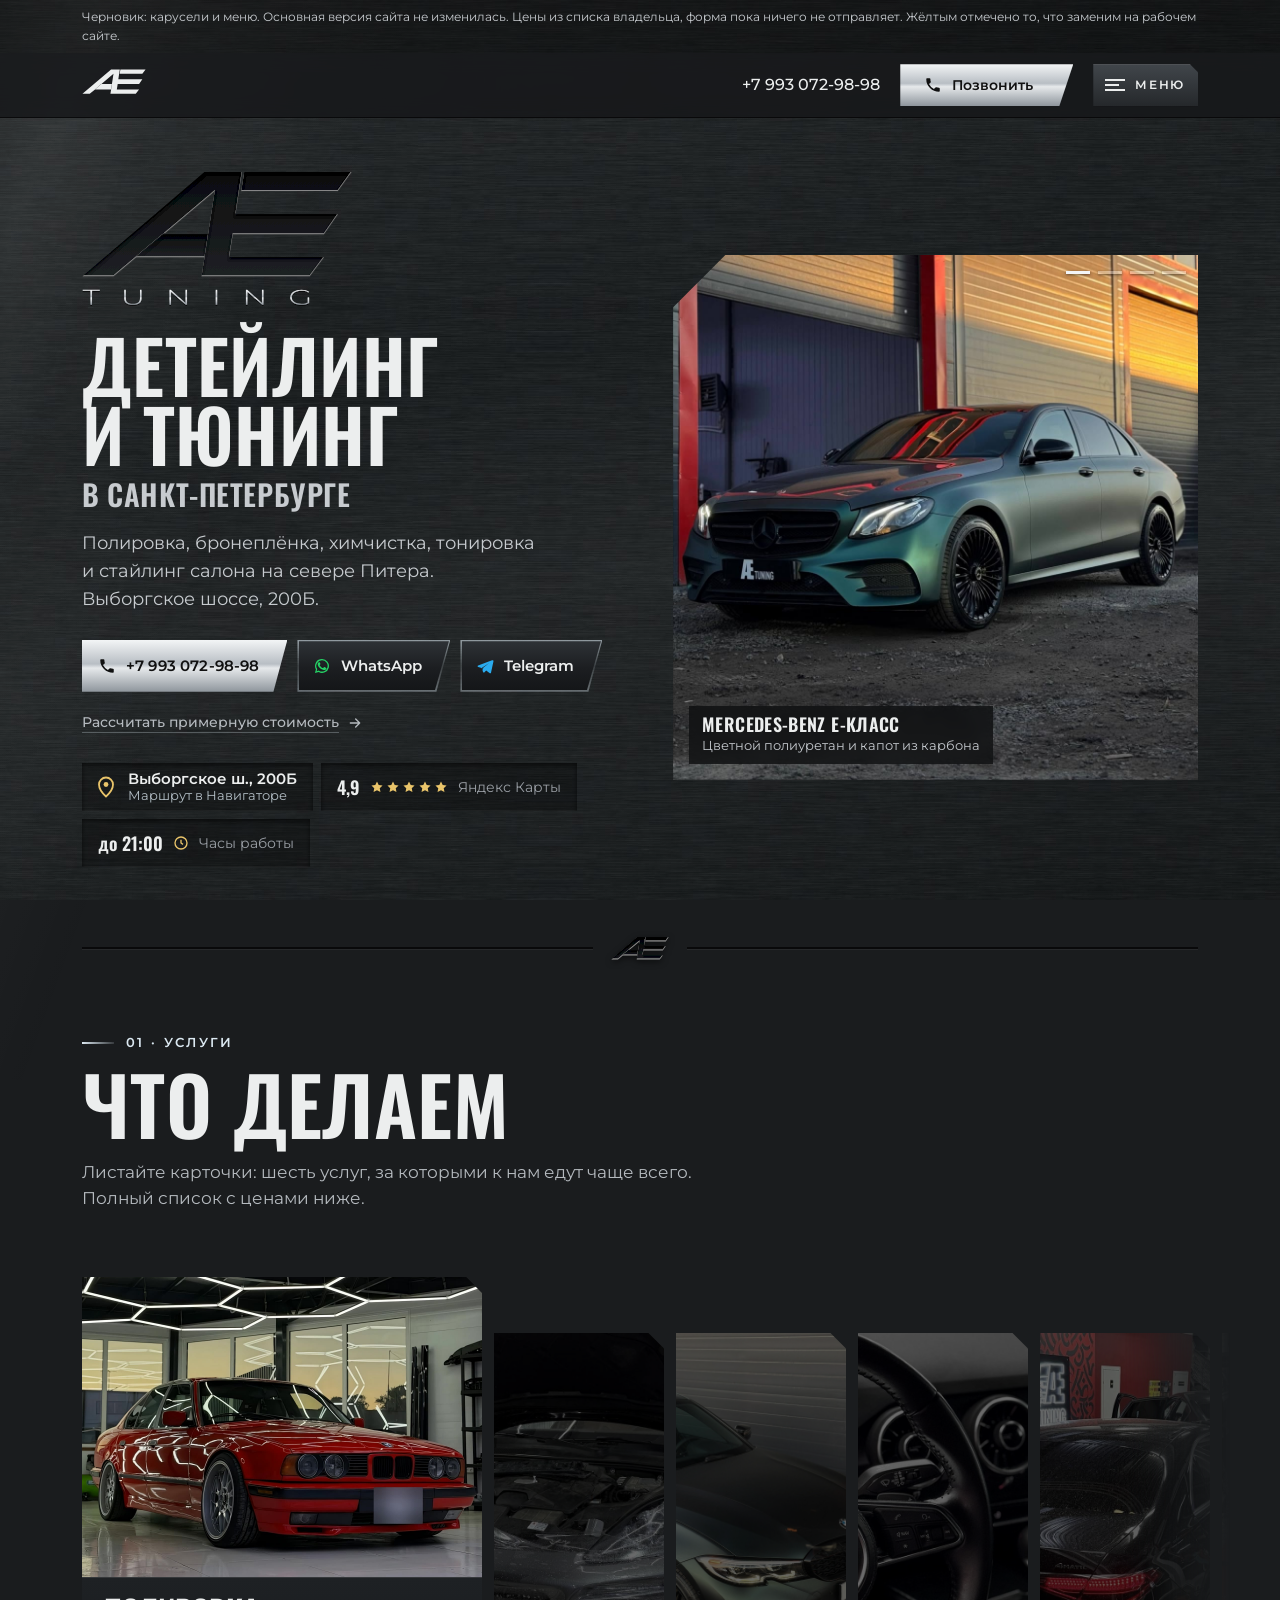
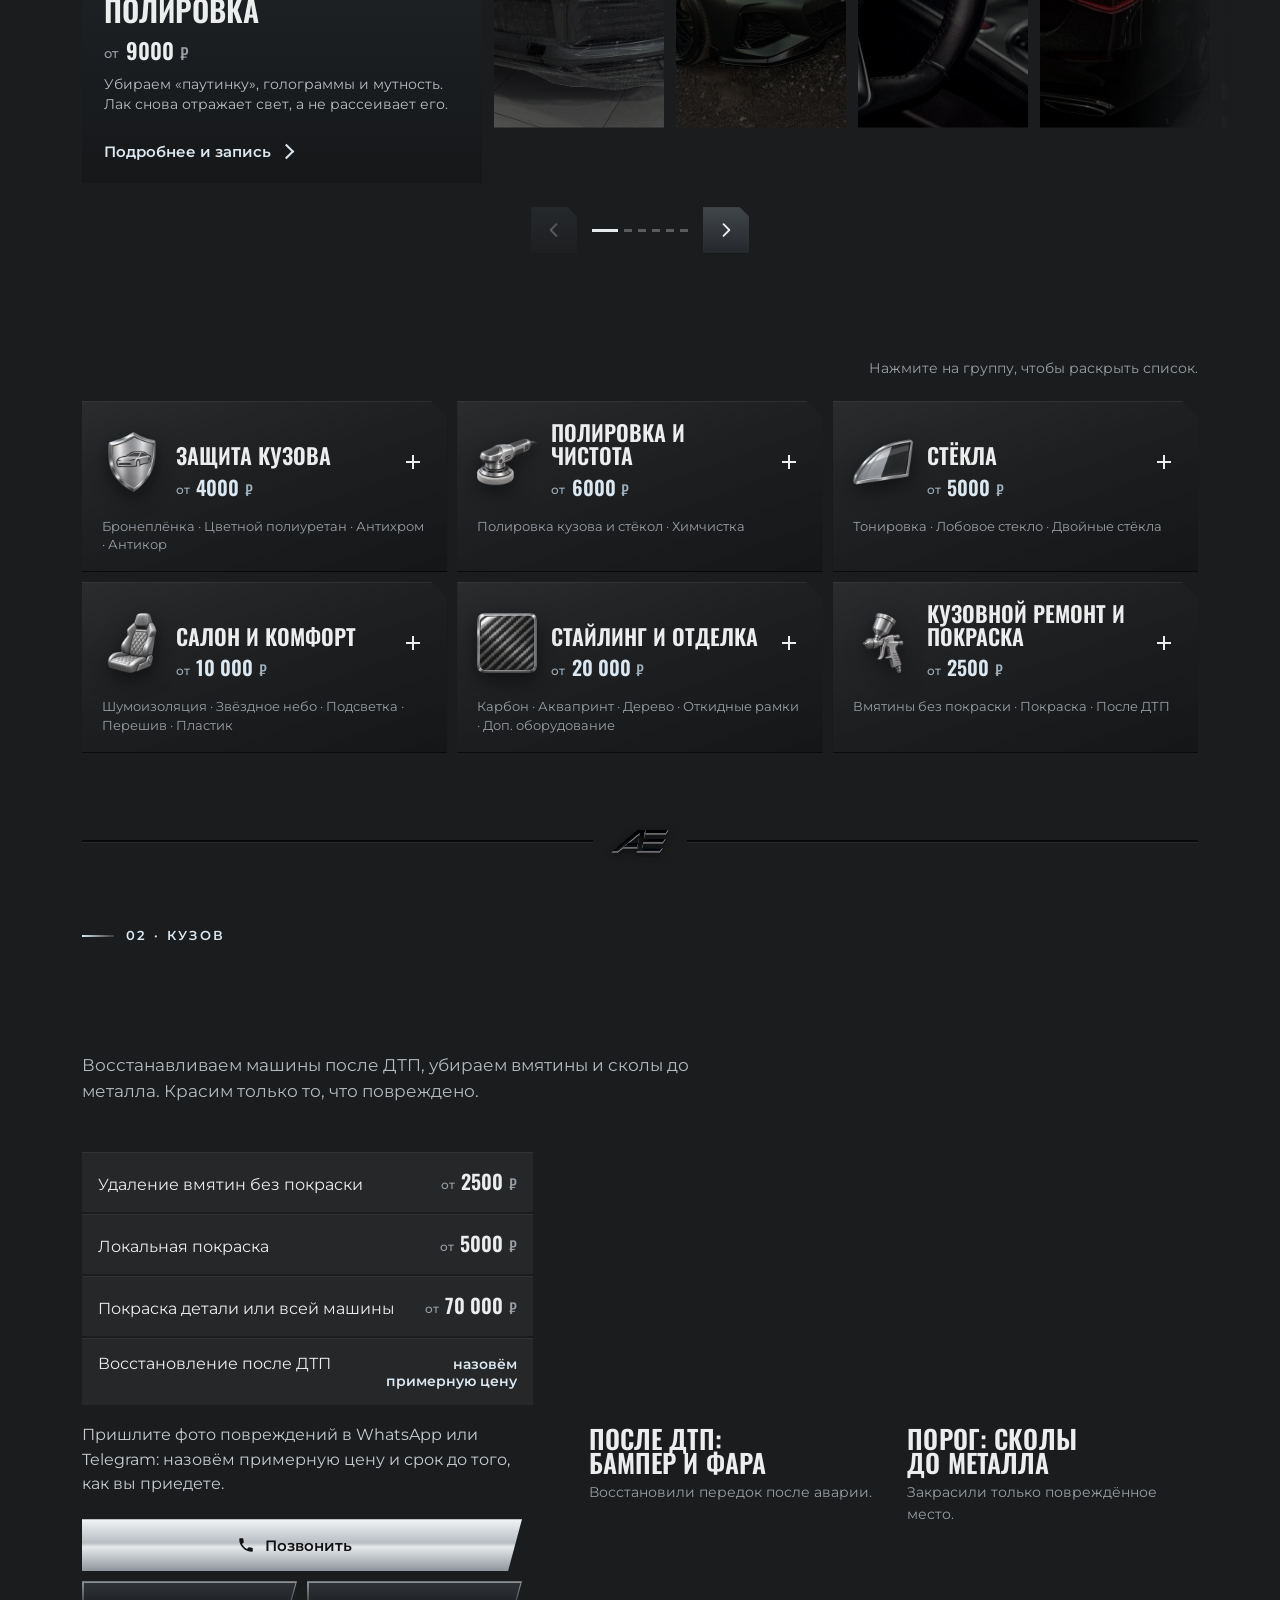
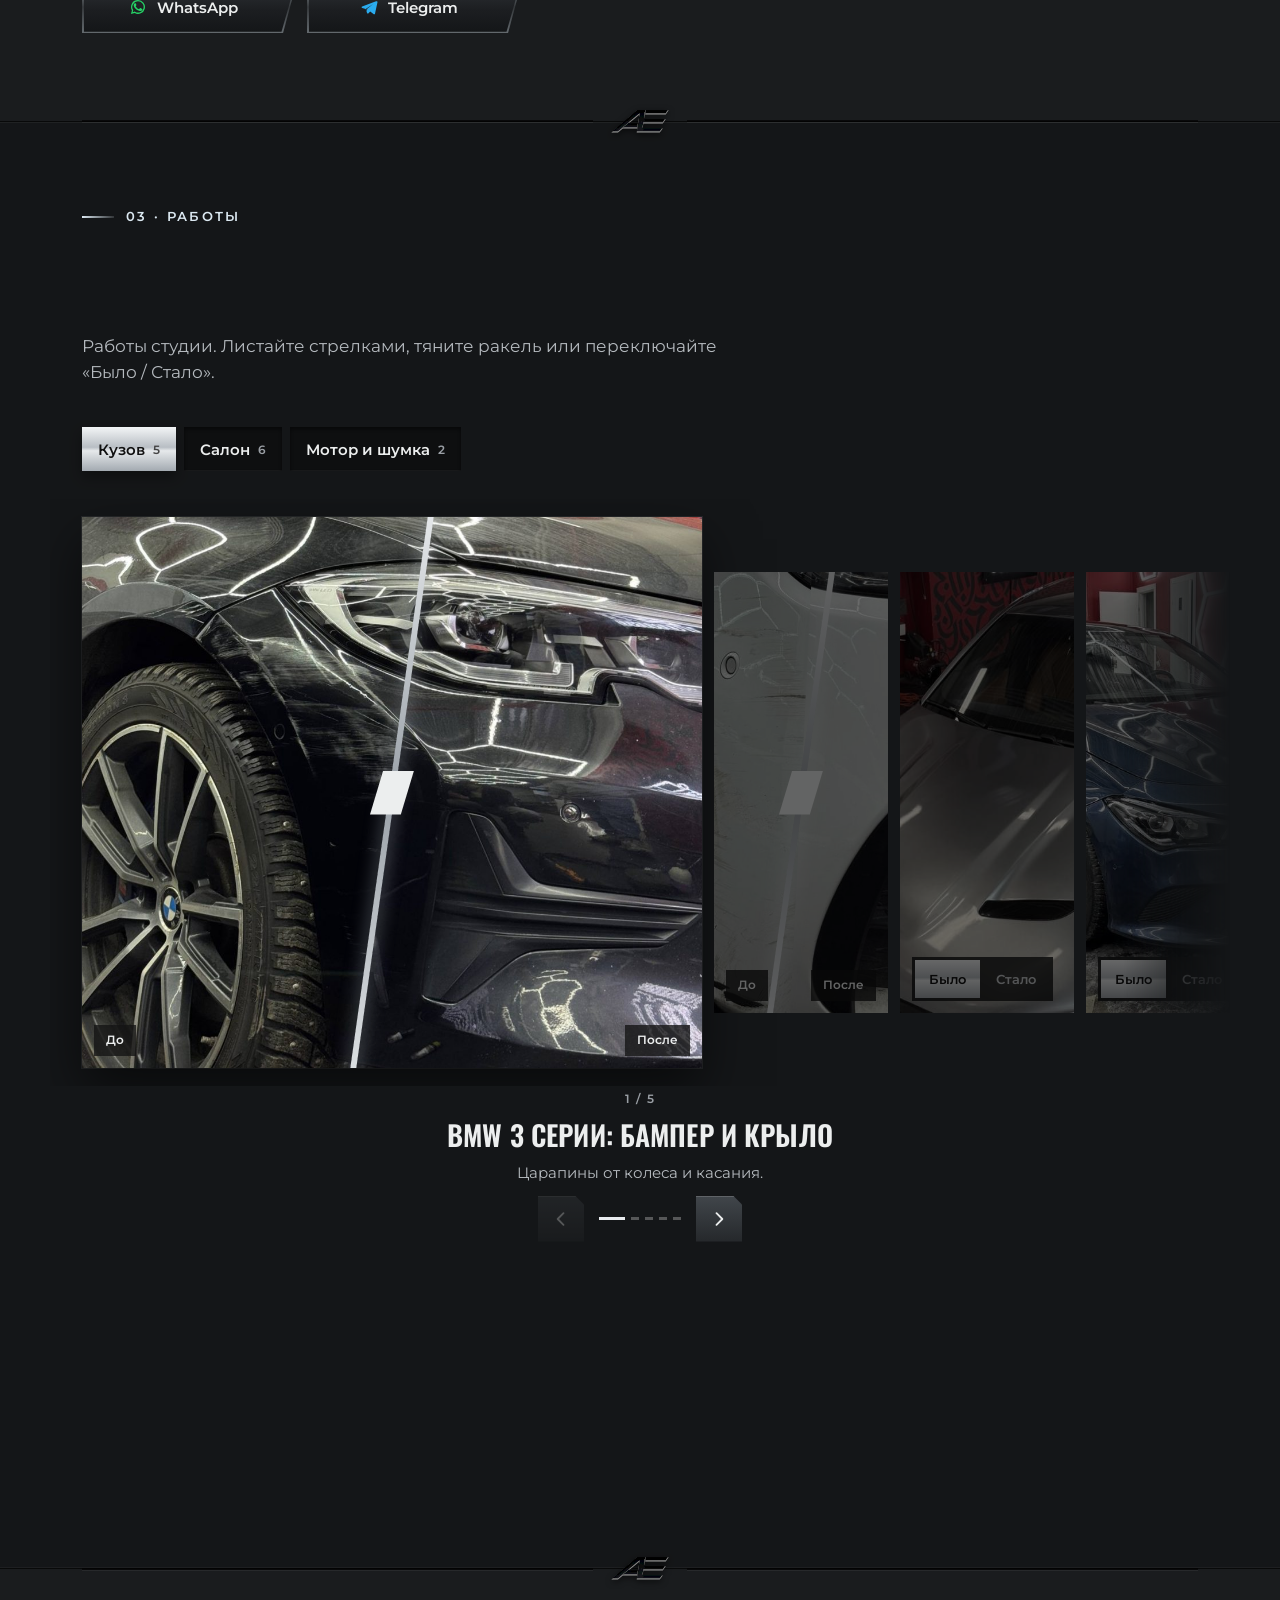
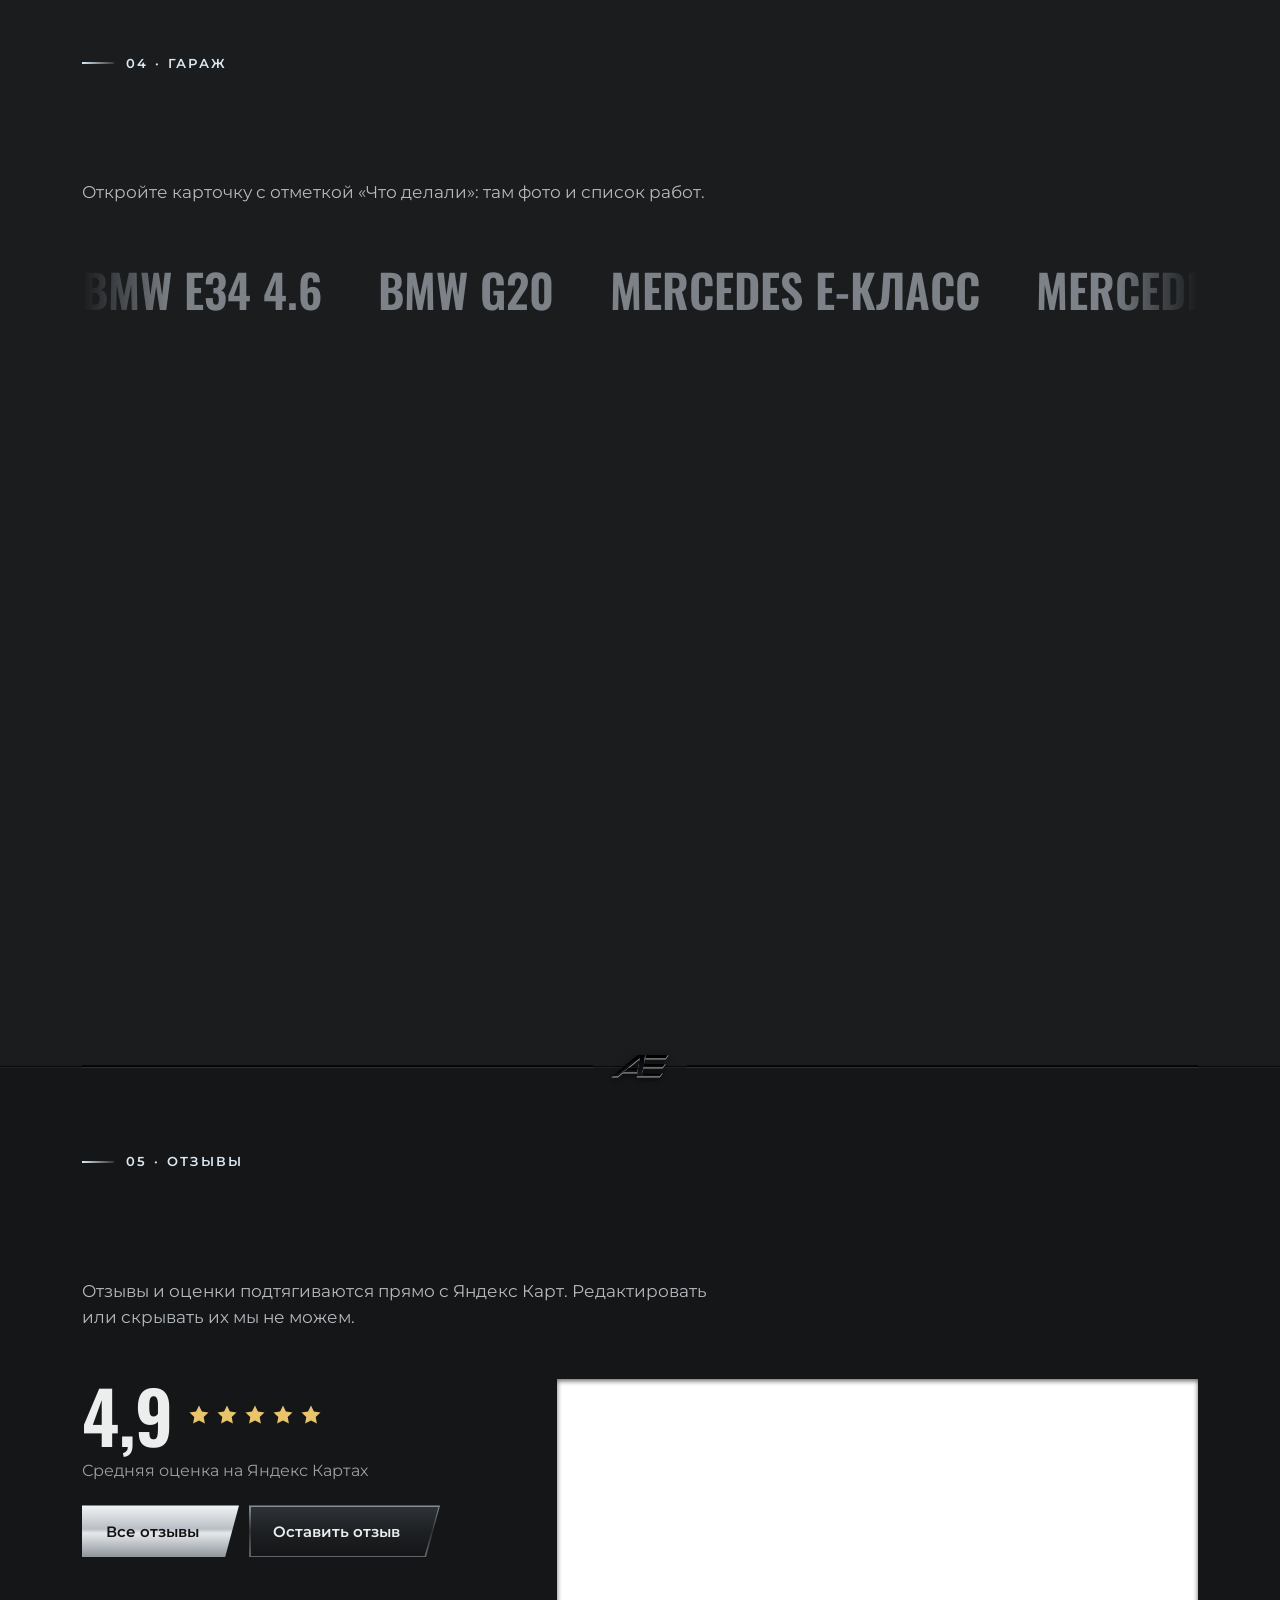
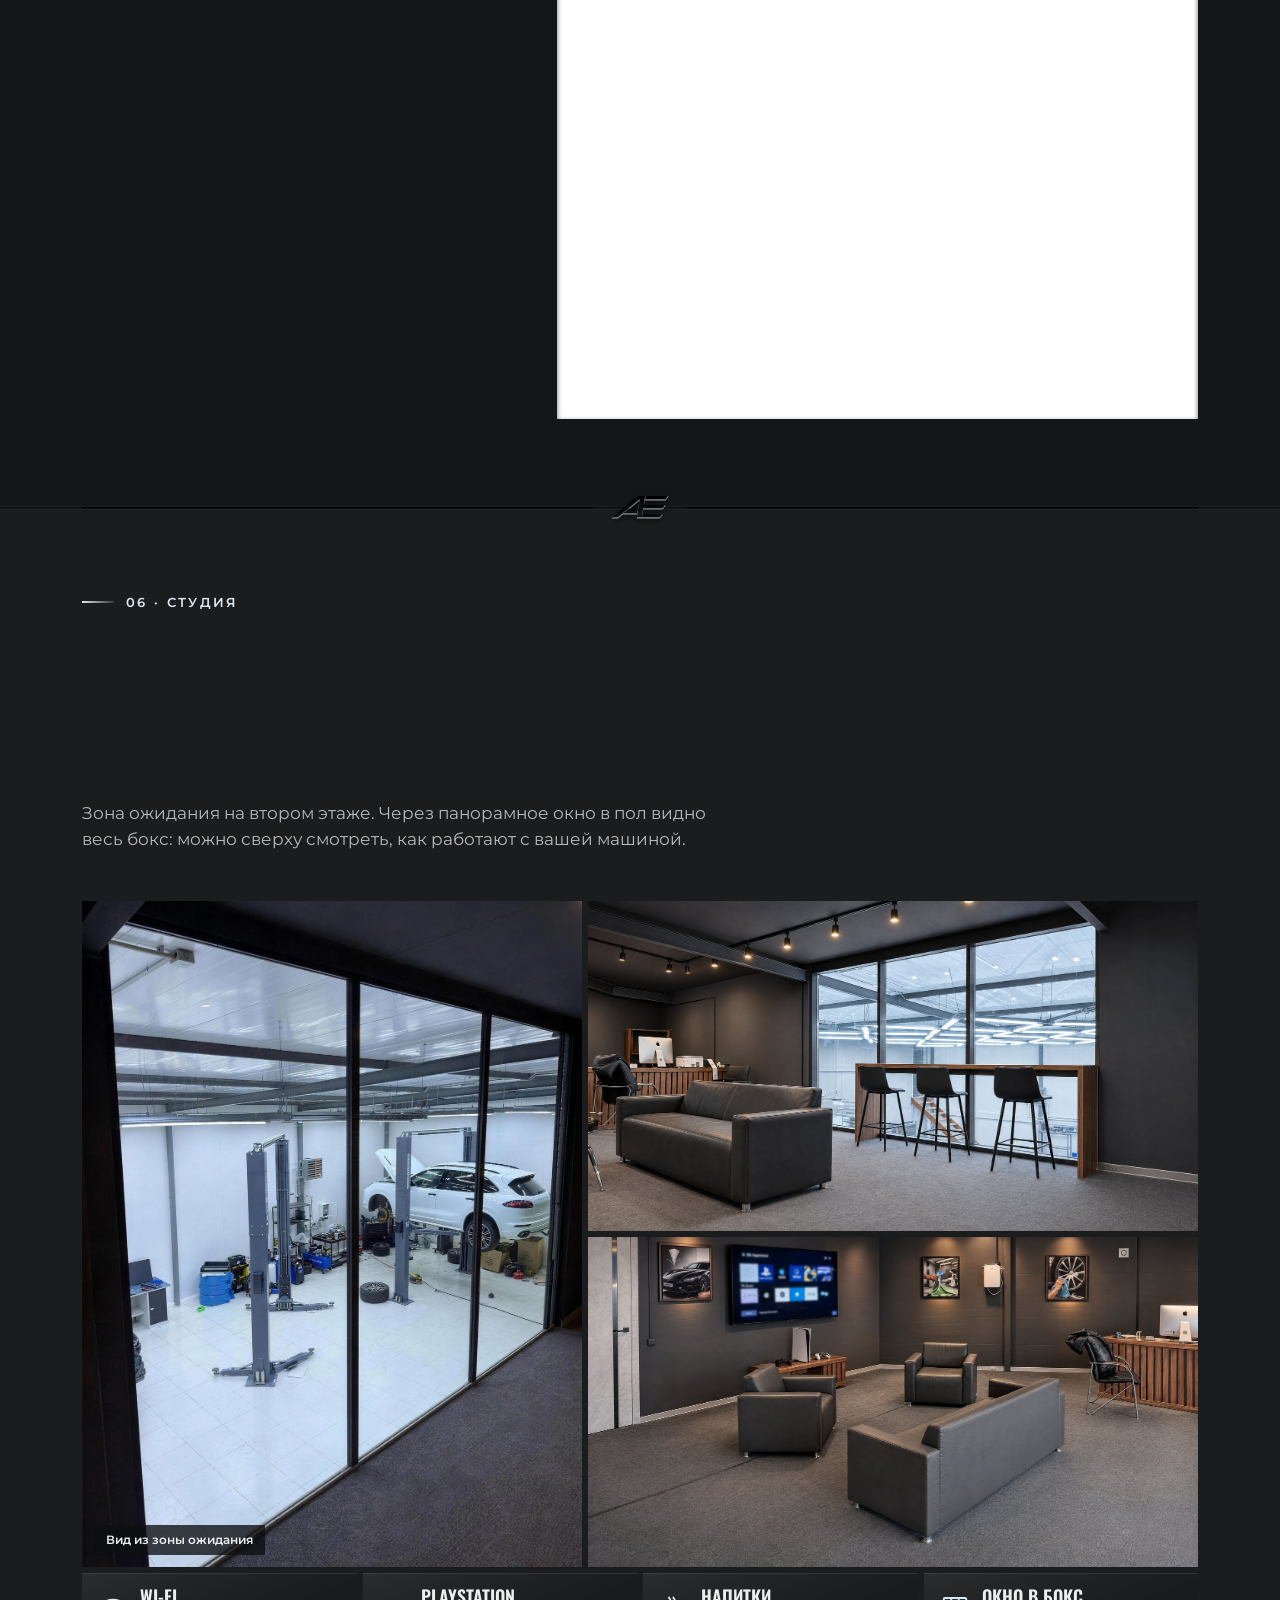
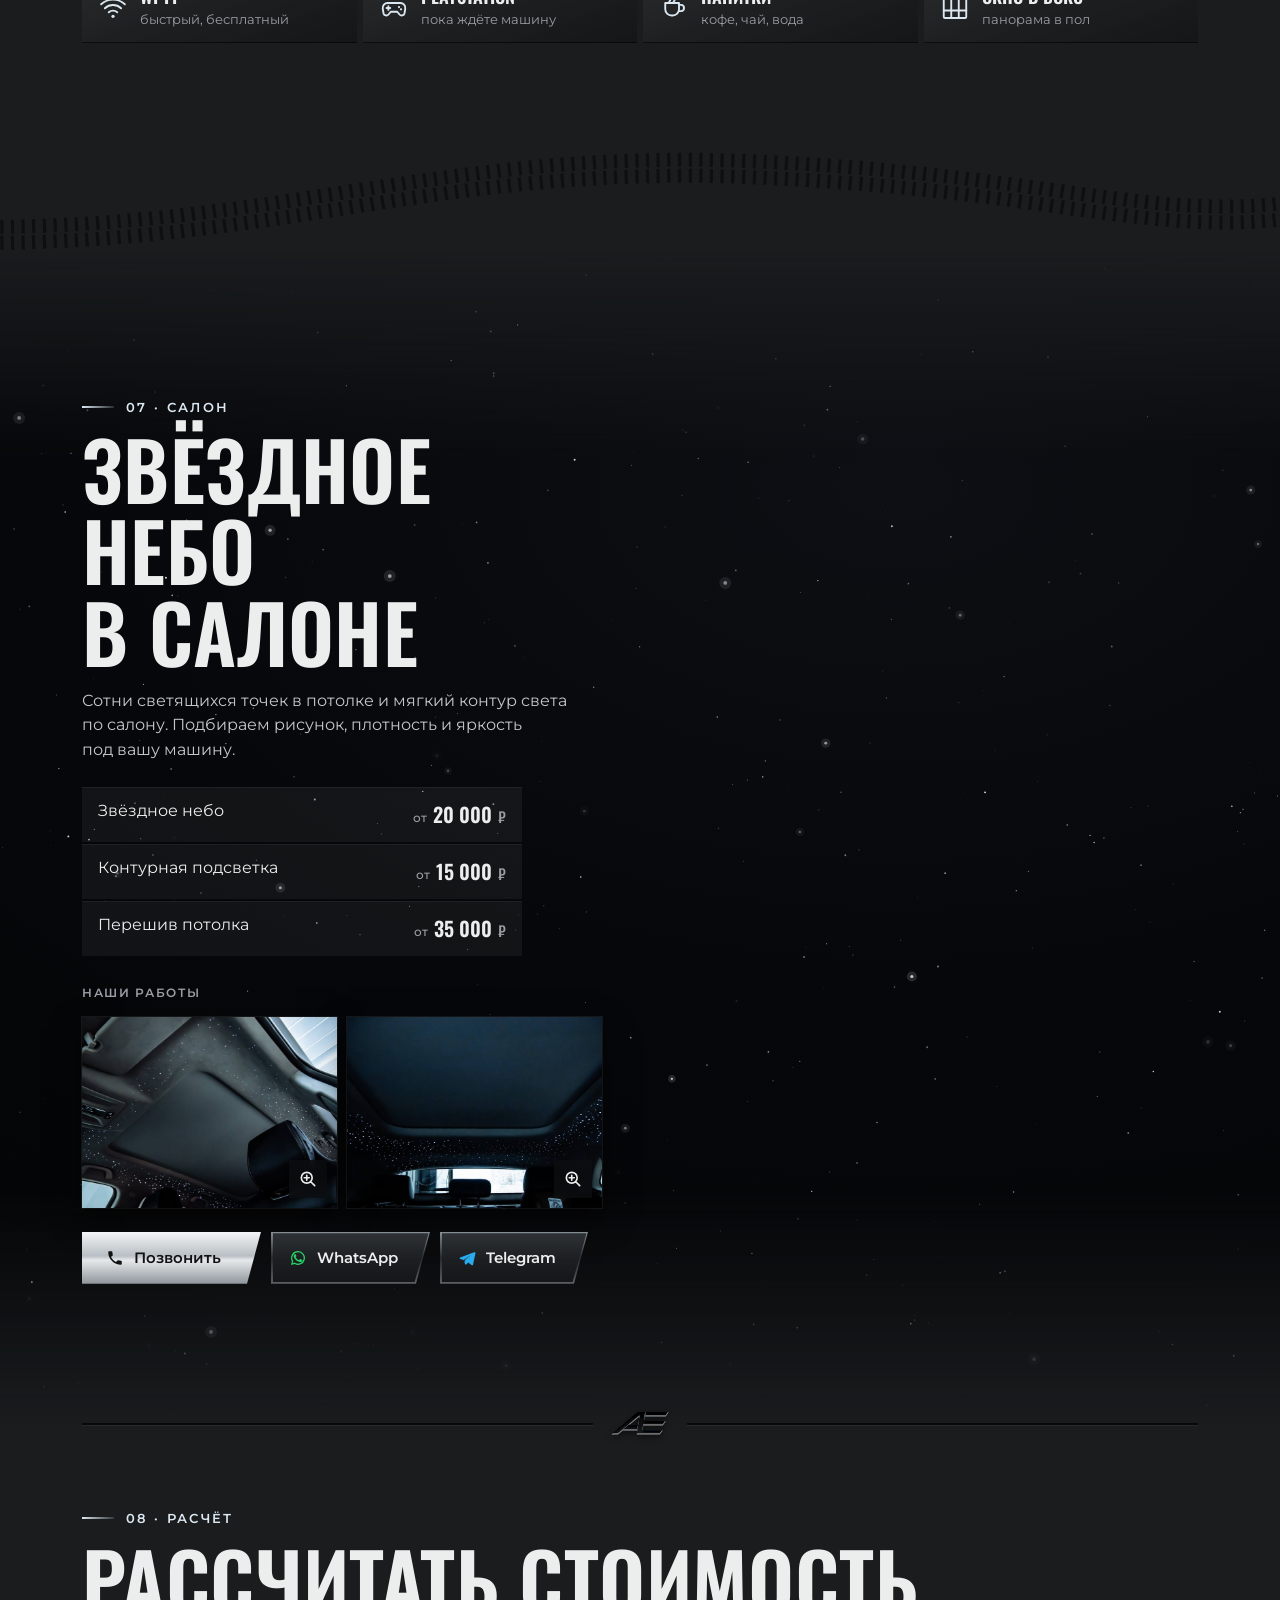
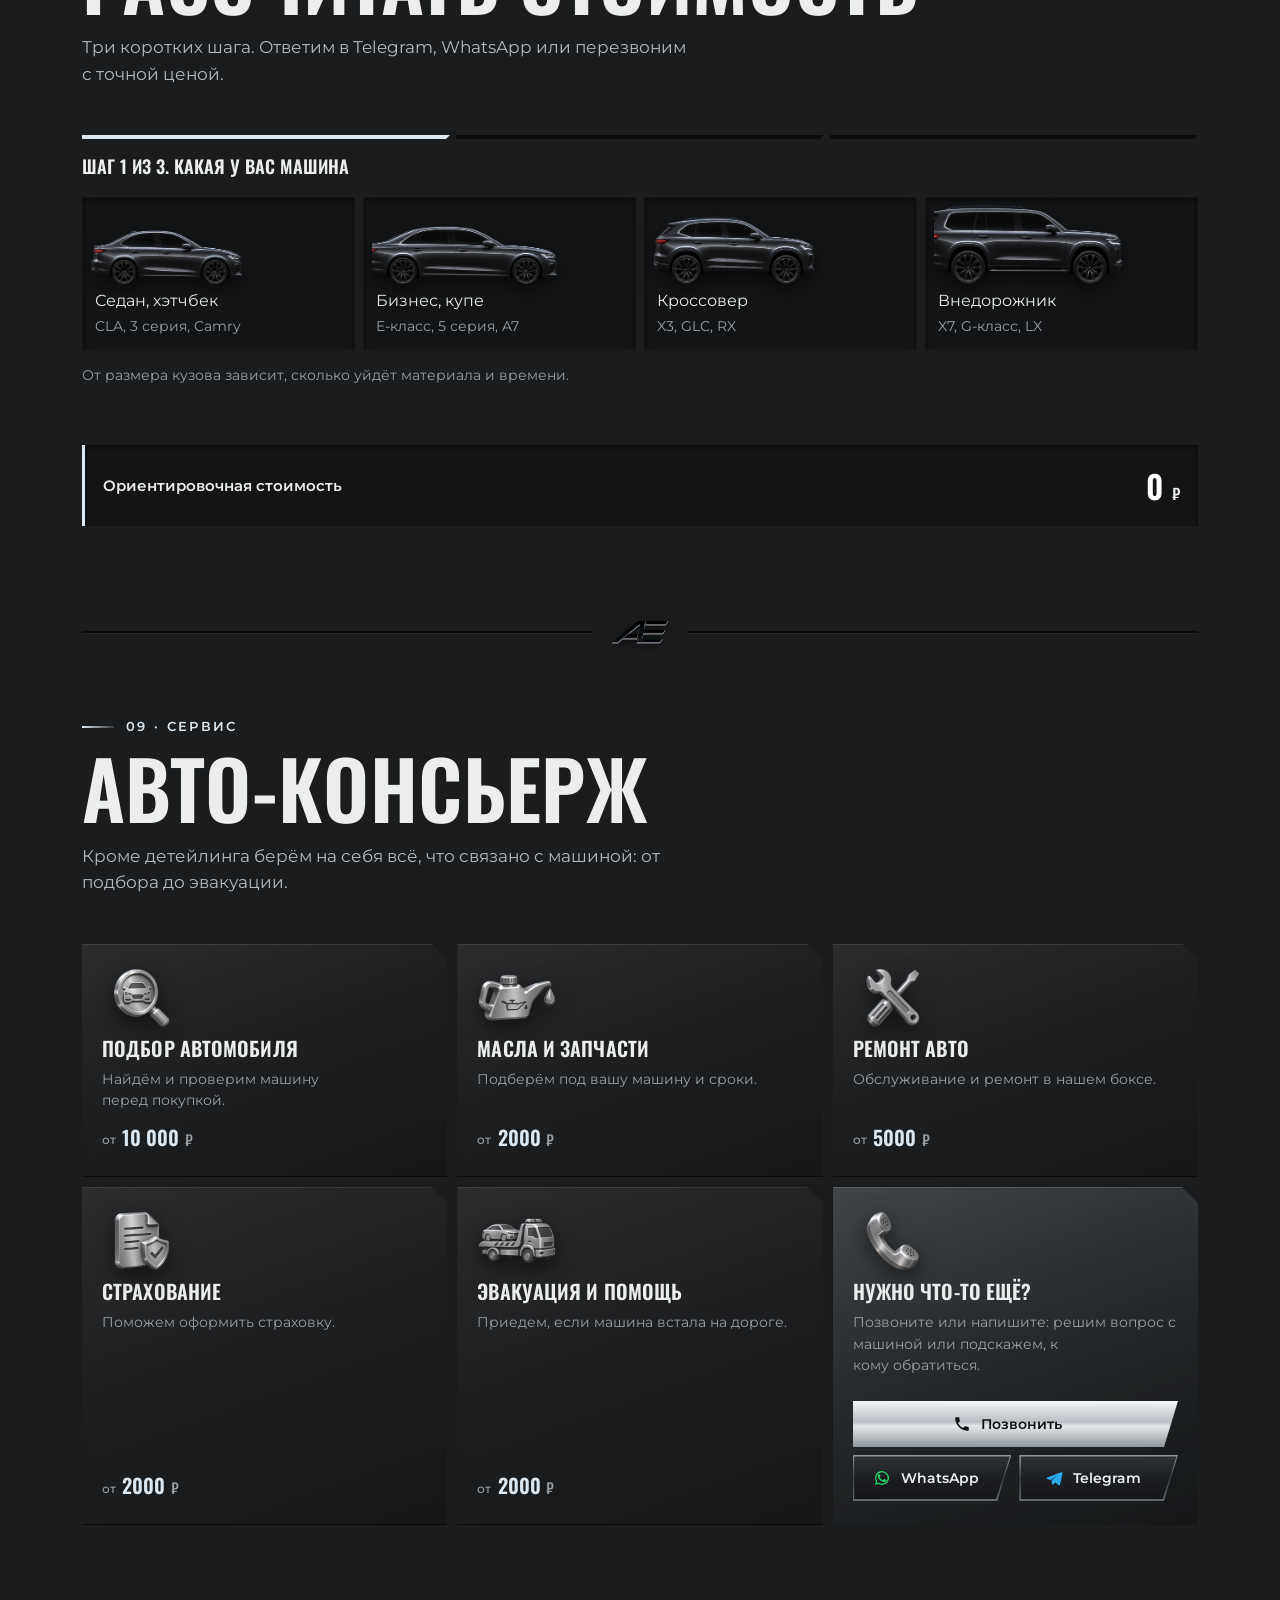
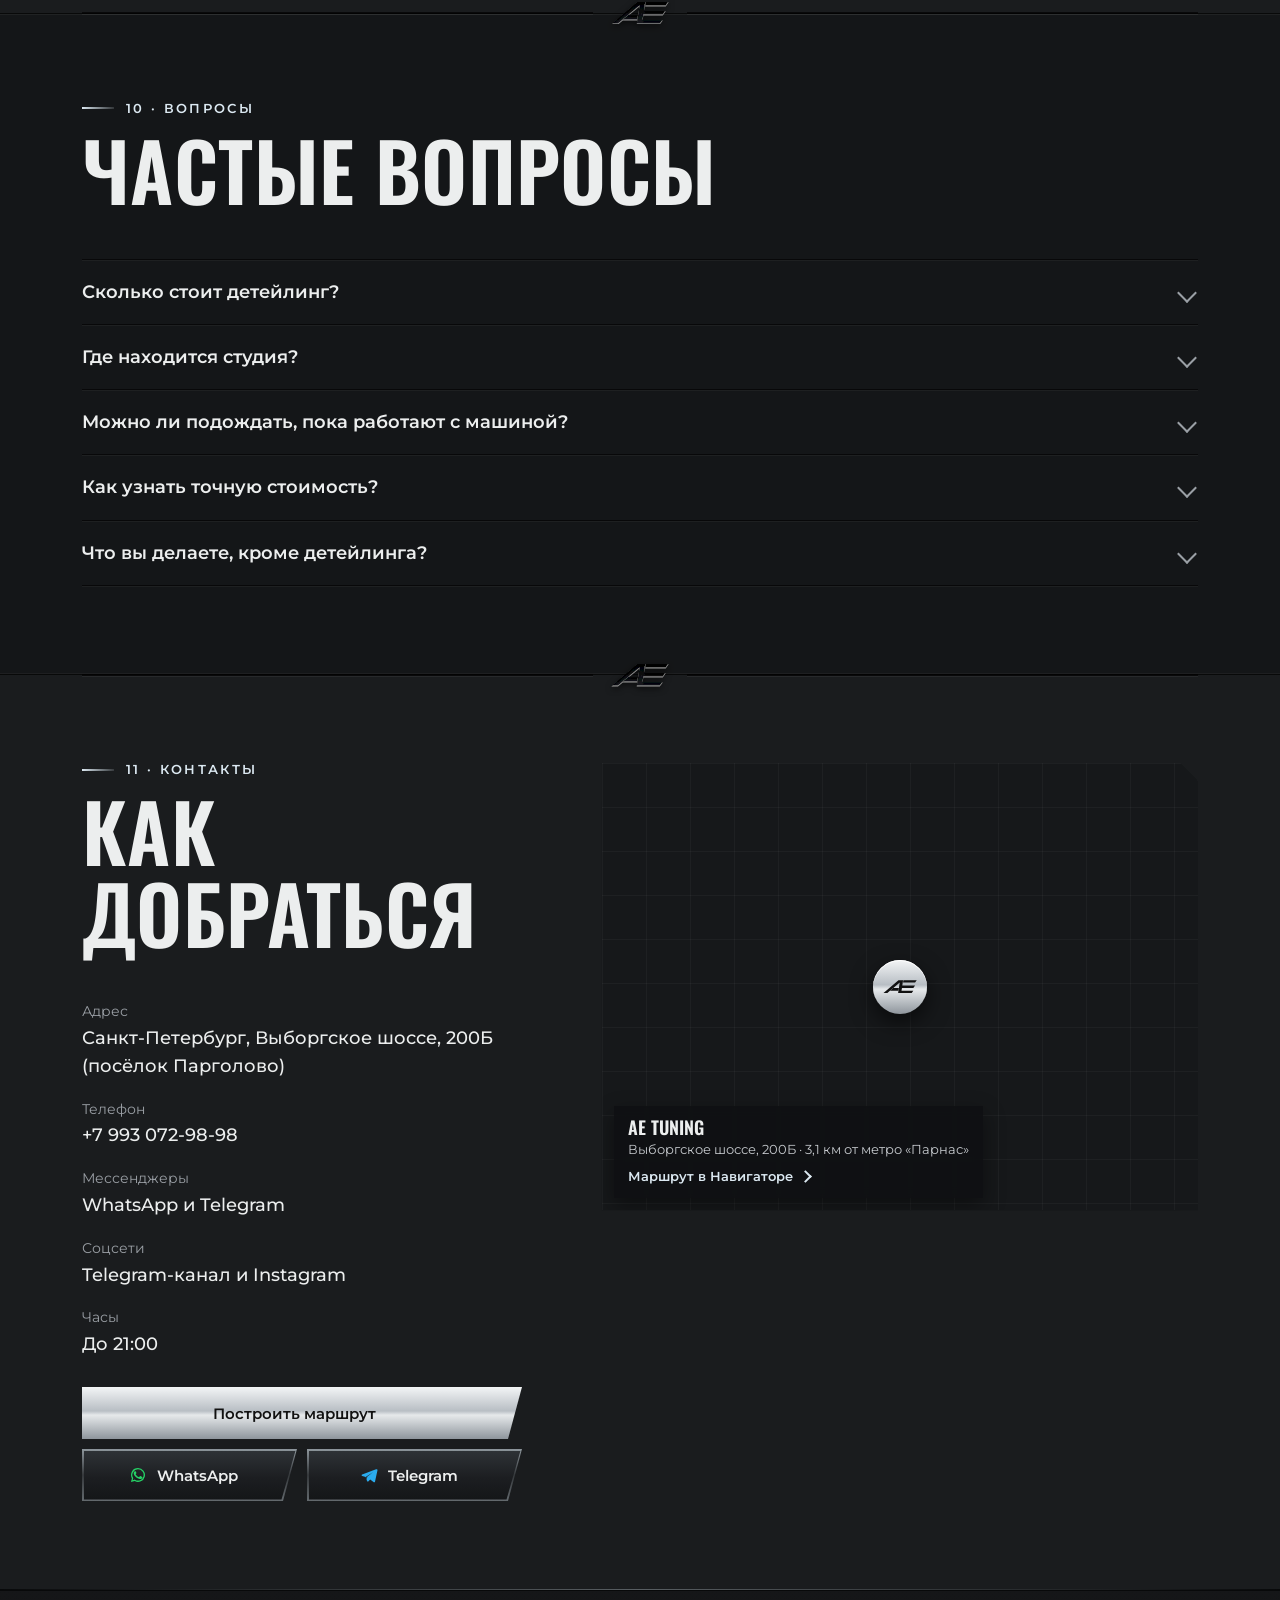
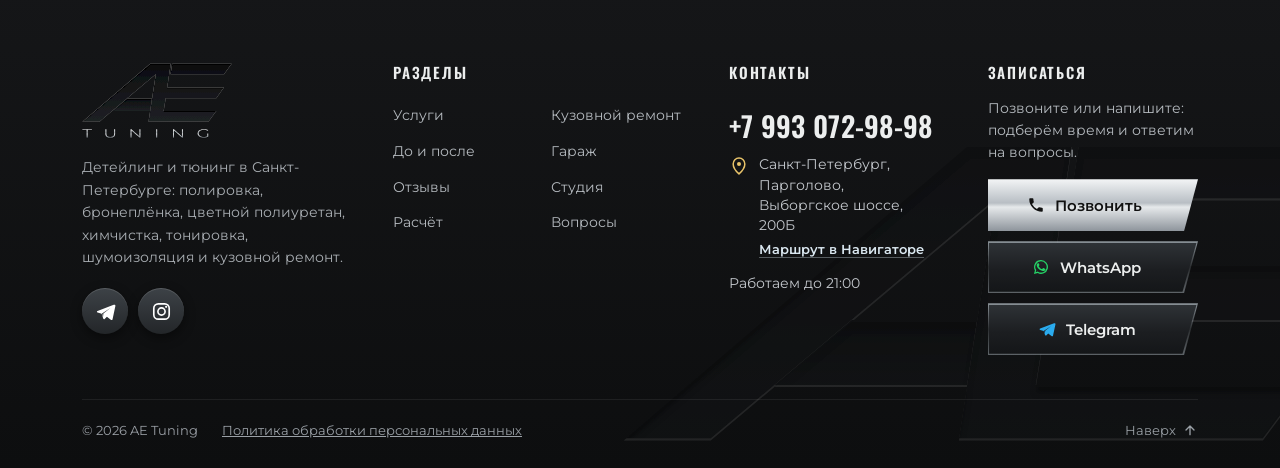
<file: v15/index.html>
<!DOCTYPE html>
<html lang="ru">
<head>
<meta charset="utf-8">
<meta name="robots" content="noindex, nofollow">
<meta name="viewport" content="width=device-width, initial-scale=1">
<title>Детейлинг и тюнинг в Санкт-Петербурге | AE Tuning</title>
<meta name="description" content="Детейлинг и тюнинг в Санкт-Петербурге: полировка кузова от 9000 ₽, химчистка салона от 6000 ₽, бронеплёнка, тонировка, шумоизоляция, звёздное небо. Выборгское шоссе, 200Б. Запись в Telegram и по телефону.">
<meta property="og:type" content="website">
<meta property="og:title" content="Детейлинг и тюнинг в Санкт-Петербурге | AE Tuning">
<meta property="og:description" content="Полировка, бронеплёнка, химчистка, тонировка и стайлинг салона. Выборгское шоссе, 200Б. Цены на сайте.">
<meta property="og:locale" content="ru_RU">
<meta property="og:image" content="../img/og.jpg">
<meta property="og:image:width" content="1200">
<meta property="og:image:height" content="630">
<meta name="twitter:card" content="summary_large_image">
<script type="application/ld+json">
{
  "@context": "https://schema.org",
  "@type": "AutoRepair",
  "name": "AE Tuning",
  "alternateName": "Аетюнинг",
  "description": "Детейлинг и тюнинг автомобилей в Санкт-Петербурге",
  "telephone": "+7 993 072-98-98",
  "address": {
    "@type": "PostalAddress",
    "streetAddress": "Выборгское шоссе, 200Б",
    "addressLocality": "Санкт-Петербург, посёлок Парголово",
    "addressRegion": "Санкт-Петербург",
    "addressCountry": "RU"
  },
  "hasMap": "https://yandex.ru/maps/org/ayetyuning/84785606799",
  "sameAs": ["https://yandex.ru/maps/org/ayetyuning/84785606799", "https://www.instagram.com/aetun1ng", "https://t.me/aetunlng"],
  "priceRange": "от 2500 ₽",
  "currenciesAccepted": "RUB",
  "makesOffer": [
    {"@type": "Offer", "itemOffered": {"@type": "Service", "name": "Полировка кузова"}, "priceSpecification": {"@type": "PriceSpecification", "minPrice": 9000, "priceCurrency": "RUB"}},
    {"@type": "Offer", "itemOffered": {"@type": "Service", "name": "Химчистка салона"}, "priceSpecification": {"@type": "PriceSpecification", "minPrice": 6000, "priceCurrency": "RUB"}},
    {"@type": "Offer", "itemOffered": {"@type": "Service", "name": "Оклейка бронеплёнкой"}, "priceSpecification": {"@type": "PriceSpecification", "minPrice": 15000, "priceCurrency": "RUB"}},
    {"@type": "Offer", "itemOffered": {"@type": "Service", "name": "Тонировка"}, "priceSpecification": {"@type": "PriceSpecification", "minPrice": 5000, "priceCurrency": "RUB"}},
    {"@type": "Offer", "itemOffered": {"@type": "Service", "name": "Шумоизоляция"}, "priceSpecification": {"@type": "PriceSpecification", "minPrice": 15000, "priceCurrency": "RUB"}},
    {"@type": "Offer", "itemOffered": {"@type": "Service", "name": "Звёздное небо в потолок"}, "priceSpecification": {"@type": "PriceSpecification", "minPrice": 20000, "priceCurrency": "RUB"}}
  ]
}
</script>
<script type="application/ld+json">
{
  "@context": "https://schema.org",
  "@type": "FAQPage",
  "mainEntity": [
    {"@type": "Question", "name": "Сколько стоит детейлинг в AE Tuning?", "acceptedAnswer": {"@type": "Answer", "text": "Полировка кузова от 9000 ₽, химчистка салона от 6000 ₽, тонировка от 5000 ₽, бронеплёнка от 15 000 ₽. Точную цену называем после осмотра машины."}},
    {"@type": "Question", "name": "Где находится студия?", "acceptedAnswer": {"@type": "Answer", "text": "Санкт-Петербург, посёлок Парголово, Выборгское шоссе, 200Б. Работаем до 21:00."}},
    {"@type": "Question", "name": "Можно ли подождать, пока работают с машиной?", "acceptedAnswer": {"@type": "Answer", "text": "Да. Зона ожидания на втором этаже, из панорамного окна видно весь бокс. Есть Wi-Fi, PlayStation и напитки."}},
    {"@type": "Question", "name": "Как узнать точную стоимость?", "acceptedAnswer": {"@type": "Answer", "text": "Пройдите расчёт на сайте и прикрепите фото машины или напишите в Telegram. Окончательную цену называем после осмотра."}},
    {"@type": "Question", "name": "Что ещё вы делаете, кроме детейлинга?", "acceptedAnswer": {"@type": "Answer", "text": "Подбор автомобиля, подбор масел и запчастей, ремонт, страхование, эвакуацию и помощь на дороге."}}
  ]
}
</script>

<link rel="preload" href="../fonts/oswald-cyrillic-600-normal.woff2" as="font" type="font/woff2" crossorigin>
<link rel="preload" href="../fonts/montserrat-cyrillic-400-normal.woff2" as="font" type="font/woff2" crossorigin>
<link rel="stylesheet" href="css/style.css">
</head>
<body class="tex">
<svg width="0" height="0" style="position:absolute" aria-hidden="true" focusable="false">
  <defs>
    <linearGradient id="cavD" x1="0" y1="0" x2="0" y2="1"><stop offset="0" stop-color="#0c0d0f"/><stop offset="1" stop-color="#1e2124"/></linearGradient>
    <linearGradient id="polish" x1="0" y1="0" x2="0" y2="1"><stop offset="0" stop-color="#f7f8f9"/><stop offset=".45" stop-color="#b3b9bf"/><stop offset=".55" stop-color="#eef0f2"/><stop offset="1" stop-color="#8d949b"/></linearGradient>
    <filter id="engD" x="-3%" y="-4%" width="106%" height="108%">
      <feOffset in="SourceAlpha" dy="6" result="o1"/><feGaussianBlur in="o1" stdDeviation="3" result="b1"/>
      <feComposite in="SourceAlpha" in2="b1" operator="out" result="t1"/>
      <feFlood flood-color="#000" flood-opacity=".95"/><feComposite in2="t1" operator="in" result="sh"/>
      <feOffset in="SourceAlpha" dy="-2" result="o2"/><feGaussianBlur in="o2" stdDeviation=".8" result="b2"/>
      <feComposite in="SourceAlpha" in2="b2" operator="out" result="t2"/>
      <feFlood flood-color="#fff" flood-opacity=".24"/><feComposite in2="t2" operator="in" result="hl"/>
      <feMerge><feMergeNode in="SourceGraphic"/><feMergeNode in="sh"/><feMergeNode in="hl"/></feMerge>
    </filter>
    <filter id="engS" x="-6%" y="-10%" width="112%" height="120%">
      <feOffset in="SourceAlpha" dy="34" result="o1"/><feGaussianBlur in="o1" stdDeviation="14" result="b1"/>
      <feComposite in="SourceAlpha" in2="b1" operator="out" result="t1"/>
      <feFlood flood-color="#000" flood-opacity=".95"/><feComposite in2="t1" operator="in" result="sh"/>
      <feOffset in="SourceAlpha" dy="-12" result="o2"/><feGaussianBlur in="o2" stdDeviation="4" result="b2"/>
      <feComposite in="SourceAlpha" in2="b2" operator="out" result="t2"/>
      <feFlood flood-color="#fff" flood-opacity=".28"/><feComposite in2="t2" operator="in" result="hl"/>
      <feMerge><feMergeNode in="SourceGraphic"/><feMergeNode in="sh"/><feMergeNode in="hl"/></feMerge>
    </filter>
    <filter id="inlay" x="-5%" y="-30%" width="110%" height="180%">
      <feDropShadow dx="0" dy="3" stdDeviation="2" flood-color="#000" flood-opacity=".85"/>
    </filter>
    <g id="aeG"><path d="M 1404.078125 847.734375 L 1412.199219 795.03125 L 1413.441406 786.972656 L 1279.199219 786.972656 L 1269.621094 795.03125 L 1206.972656 847.734375 L 1196.816406 856.28125 L 1402.761719 856.28125 Z M 1404.078125 847.734375 "/><path fill-rule="evenodd" d="M 1128.800781 913.5 L 1036 913.5 L 1402.691406 600 L 1514.761719 600 L 1505.964844 657.21875 L 1495.488281 727.335938 L 1803.277344 727.335938 L 1761.441406 786.972656 L 1487.429688 786.972656 L 1476.148438 856.28125 L 1761.441406 856.28125 L 1718.726562 913.5 L 1393.945312 913.5 L 1402.761719 856.28125 L 1404.078125 847.734375 L 1412.199219 795.03125 L 1413.441406 786.972656 L 1433.433594 657.21875 L 1279.199219 786.972656 L 1269.621094 795.03125 L 1206.972656 847.734375 L 1196.816406 856.28125 Z M 1513.152344 657.21875 L 1803.277344 657.21875 L 1844.378906 600 L 1522.015625 600 Z M 1513.152344 657.21875 "/></g>
    <g id="tunG"><path d="M 1693.984375 999.632812 C 1689.09375 999.632812 1684.574219 999.078125 1680.429688 997.964844 C 1676.28125 996.808594 1672.660156 995.199219 1669.5625 993.144531 C 1666.53125 991.085938 1664.179688 988.6875 1662.507812 985.945312 C 1660.835938 983.160156 1660 980.117188 1660 976.816406 C 1660 973.519531 1660.835938 970.496094 1662.507812 967.753906 C 1664.179688 964.96875 1666.5625 962.546875 1669.65625 960.492188 C 1672.753906 958.433594 1676.34375 956.847656 1680.429688 955.734375 C 1684.574219 954.578125 1689.125 954 1694.078125 954 C 1698.78125 954 1703.148438 954.515625 1707.171875 955.542969 C 1711.195312 956.570312 1714.628906 958.113281 1717.476562 960.171875 L 1714.507812 962.355469 C 1711.660156 960.425781 1708.53125 959.054688 1705.128906 958.242188 C 1701.785156 957.429688 1698.132812 957.019531 1694.171875 957.019531 C 1689.960938 957.019531 1686.0625 957.511719 1682.472656 958.5 C 1678.878906 959.484375 1675.753906 960.878906 1673.09375 962.675781 C 1670.429688 964.476562 1668.355469 966.578125 1666.871094 968.976562 C 1665.449219 971.375 1664.734375 973.988281 1664.734375 976.816406 C 1664.734375 979.644531 1665.449219 982.257812 1666.871094 984.660156 C 1668.355469 987.058594 1670.429688 989.15625 1673.09375 990.957031 C 1675.753906 992.757812 1678.878906 994.148438 1682.472656 995.136719 C 1686.0625 996.121094 1689.960938 996.613281 1694.171875 996.613281 C 1698.007812 996.613281 1701.628906 996.207031 1705.035156 995.394531 C 1708.503906 994.578125 1711.660156 993.230469 1714.507812 991.34375 L 1717.199219 993.851562 C 1714.289062 995.777344 1710.792969 997.234375 1706.707031 998.222656 C 1702.683594 999.164062 1698.441406 999.632812 1693.984375 999.632812 Z M 1717.199219 993.851562 L 1712.648438 993.464844 L 1712.648438 977.011719 L 1717.199219 977.011719 Z M 1717.199219 993.851562 "/><path d="M 1527 999.3125 L 1527 954.320312 L 1530.992188 954.320312 L 1577.328125 995.261719 L 1575.191406 995.261719 L 1575.191406 954.320312 L 1579.929688 954.320312 L 1579.929688 999.3125 L 1576.027344 999.3125 L 1529.601562 958.371094 L 1531.734375 958.371094 L 1531.734375 999.3125 Z M 1527 999.3125 "/><path d="M 1436 999.3125 L 1436 954.320312 L 1440.734375 954.320312 L 1440.734375 999.3125 Z M 1436 999.3125 "/><path d="M 1297 999.3125 L 1297 954.320312 L 1300.992188 954.320312 L 1347.328125 995.261719 L 1345.191406 995.261719 L 1345.191406 954.320312 L 1349.929688 954.320312 L 1349.929688 999.3125 L 1346.027344 999.3125 L 1299.601562 958.371094 L 1301.734375 958.371094 L 1301.734375 999.3125 Z M 1297 999.3125 "/><path d="M 1187 999.632812 C 1178.953125 999.632812 1172.605469 998.003906 1167.964844 994.75 C 1163.320312 991.492188 1161 986.648438 1161 980.222656 L 1161 954.320312 L 1165.734375 954.320312 L 1165.734375 980.09375 C 1165.734375 985.707031 1167.59375 989.863281 1171.308594 992.5625 C 1175.019531 995.261719 1180.28125 996.613281 1187.09375 996.613281 C 1193.839844 996.613281 1199.070312 995.261719 1202.785156 992.5625 C 1206.5 989.863281 1208.355469 985.707031 1208.355469 980.09375 L 1208.355469 954.320312 L 1213.09375 954.320312 L 1213.09375 980.222656 C 1213.09375 986.648438 1210.769531 991.492188 1206.128906 994.75 C 1201.484375 998.003906 1195.109375 999.632812 1187 999.632812 Z M 1187 999.632812 "/><path d="M 1059.398438 999.3125 L 1059.398438 957.277344 L 1036 957.277344 L 1036 954.320312 L 1087.535156 954.320312 L 1087.535156 957.277344 L 1064.136719 957.277344 L 1064.136719 999.3125 Z M 1059.398438 999.3125 "/></g>
  </defs>
</svg>
<div class="sheen" aria-hidden="true"></div>

<div class="proto"><div class="wrap">Черновик: карусели и меню. Основная версия сайта не изменилась. Цены из списка владельца, форма пока ничего не отправляет. Жёлтым отмечено то, что заменим на рабочем сайте.</div></div>

<header class="top">
  <div class="wrap">
    <a href="#top" aria-label="AE Tuning, наверх"><svg class="mark" viewBox="1030 595 820 325"><use href="#aeG" fill="#eceeee"/></svg></a>
    <nav aria-label="Разделы">
      <a href="#uslugi">Услуги</a>
      <a href="#raboty">Работы</a>
      <a href="#otzyvy">Отзывы</a>
      <a href="#raschet">Расчёт</a>
      <a href="#kontakty">Контакты</a>
    </nav>
    <a class="phone" href="tel:+79930729898">+7 993 072-98-98</a>
    <a class="btn btn-metal" href="tel:+79930729898"><svg class="bi i-ph" viewBox="0 0 24 24" aria-hidden="true"><path d="M6.6 10.8a15.1 15.1 0 0 0 6.6 6.6l2.2-2.2c.3-.3.7-.4 1-.2 1.1.4 2.3.6 3.6.6.6 0 1 .4 1 1V20c0 .6-.4 1-1 1A17 17 0 0 1 3 4c0-.6.4-1 1-1h3.5c.6 0 1 .4 1 1 0 1.3.2 2.5.6 3.6.1.3 0 .7-.2 1z"/></svg>Позвонить</a>
    <button class="burger" type="button" aria-expanded="false" aria-controls="menu"><span class="bl" aria-hidden="true"><i></i><i></i><i></i></span><span class="bt">Меню</span></button>
  </div>
  <div class="progress" aria-hidden="true"></div>
</header>
<div class="menu" id="menu" role="dialog" aria-modal="true" aria-label="Меню" hidden>
  <svg class="m-wm" viewBox="1034 585 812 430" aria-hidden="true"><use href="#aeG" fill="url(#cavD)" filter="url(#engD)"/></svg>
  <div class="wrap menu-in">
    <nav aria-label="Разделы сайта">
      <ol class="menu-list">
        <li style="--i:0"><a href="#uslugi"><span class="n">01</span><span class="t">Услуги</span></a></li>
        <li style="--i:1"><a href="#kuzov"><span class="n">02</span><span class="t">Кузовной ремонт</span></a></li>
        <li style="--i:2"><a href="#raboty"><span class="n">03</span><span class="t">До и после</span></a></li>
        <li style="--i:3"><a href="#mashiny"><span class="n">04</span><span class="t">Гараж</span></a></li>
        <li style="--i:4"><a href="#otzyvy"><span class="n">05</span><span class="t">Отзывы</span></a></li>
        <li style="--i:5"><a href="#studiya"><span class="n">06</span><span class="t">Студия</span></a></li>
        <li style="--i:6"><a href="#salon"><span class="n">07</span><span class="t">Звёздное небо</span></a></li>
        <li style="--i:7"><a href="#raschet"><span class="n">08</span><span class="t">Расчёт стоимости</span></a></li>
        <li style="--i:8"><a href="#servis"><span class="n">09</span><span class="t">Сервис</span></a></li>
        <li style="--i:9"><a href="#voprosy"><span class="n">10</span><span class="t">Вопросы</span></a></li>
        <li style="--i:10"><a href="#kontakty"><span class="n">11</span><span class="t">Контакты</span></a></li>
      </ol>
    </nav>
    <div class="menu-side">
      <a class="m-ph" href="tel:+79930729898">+7 993 072-98-98</a>
      <div class="cgrp short"><a class="btn btn-metal" href="tel:+79930729898"><svg class="bi i-ph" viewBox="0 0 24 24" aria-hidden="true"><path d="M6.6 10.8a15.1 15.1 0 0 0 6.6 6.6l2.2-2.2c.3-.3.7-.4 1-.2 1.1.4 2.3.6 3.6.6.6 0 1 .4 1 1V20c0 .6-.4 1-1 1A17 17 0 0 1 3 4c0-.6.4-1 1-1h3.5c.6 0 1 .4 1 1 0 1.3.2 2.5.6 3.6.1.3 0 .7-.2 1z"/></svg><span class="lbl-m">Позвонить</span><span class="lbl-d">+7 993 072-98-98</span></a><a class="btn btn-ghost" href="https://wa.me/79930729898" target="_blank" rel="noopener"><svg class="bi i-wa" viewBox="0 0 24 24" aria-hidden="true"><path d="M12 2.6a9.3 9.3 0 0 0-8.1 13.9L2.6 21.4l5-1.3A9.3 9.3 0 1 0 12 2.6zm0 1.8a7.5 7.5 0 1 1-3.9 13.9l-.3-.2-2.9.8.8-2.8-.2-.3A7.5 7.5 0 0 1 12 4.4zM9.1 7.4c-.2-.4-.4-.4-.6-.4h-.5a1 1 0 0 0-.7.3c-.3.3-1 .9-1 2.3s1 2.7 1.1 2.9c.1.2 2 3.1 4.9 4.2 2.4.9 2.9.8 3.4.7.5-.1 1.7-.7 1.9-1.4.2-.7.2-1.3.2-1.4-.1-.1-.3-.2-.6-.4l-2-.9c-.3-.1-.5-.2-.7.2l-.9 1.1c-.2.2-.3.2-.6.1-.3-.2-1.3-.5-2.4-1.5-.9-.8-1.5-1.8-1.7-2.1-.2-.3 0-.5.1-.6l.5-.5c.1-.2.2-.3.3-.5.1-.2 0-.4 0-.5z"/></svg>WhatsApp</a><a class="btn btn-ghost" href="https://t.me/aetun1ng" target="_blank" rel="noopener"><svg class="bi" viewBox="0 0 24 24" aria-hidden="true"><path d="M21.4 4.2 2.9 11.3c-1 .4-1 1.6.1 1.9l4.6 1.4 1.8 5.5c.2.7 1.1.9 1.6.4l2.6-2.4 4.8 3.5c.6.4 1.4.1 1.6-.6l3.3-15.4c.2-.9-.7-1.7-1.6-1.3zM9.6 14.4l-.4 3.7-1.2-3.9 9.6-6.3z"/></svg>Telegram</a></div>
      <a class="m-adr js-route" href="https://yandex.ru/maps/?rtext=~60.067030%2C30.293096&amp;rtt=auto" target="_blank" rel="noopener"><svg class="pin-i" viewBox="0 0 24 24" aria-hidden="true"><path d="M12 21.5s-7-6.3-7-12a7 7 0 0 1 14 0c0 5.7-7 12-7 12z"/><circle cx="12" cy="9.5" r="2.4"/></svg><span>Выборгское шоссе, 200Б, Парголово<small>Маршрут в Навигаторе</small></span></a>
      <div class="m-soc"><a href="https://t.me/aetunlng" target="_blank" rel="noopener" aria-label="Telegram-канал"><svg viewBox="0 0 24 24" aria-hidden="true"><path d="M21.4 4.2 2.9 11.3c-1 .4-1 1.6.1 1.9l4.6 1.4 1.8 5.5c.2.7 1.1.9 1.6.4l2.6-2.4 4.8 3.5c.6.4 1.4.1 1.6-.6l3.3-15.4c.2-.9-.7-1.7-1.6-1.3zM9.6 14.4l-.4 3.7-1.2-3.9 9.6-6.3z"/></svg>Канал</a><a href="https://www.instagram.com/aetun1ng" target="_blank" rel="noopener" aria-label="Instagram"><svg viewBox="0 0 24 24" aria-hidden="true"><rect x="3.2" y="3.2" width="17.6" height="17.6" rx="5.2" fill="none" stroke="currentColor" stroke-width="1.9"/><circle cx="12" cy="12" r="4.1" fill="none" stroke="currentColor" stroke-width="1.9"/><circle cx="17.3" cy="6.7" r="1.25" fill="currentColor"/></svg>Instagram</a></div>
    </div>
  </div>
</div>

<main id="top">
<div class="first" id="first">
<section class="hero">
  <div class="wrap grid">
    <div class="hero-mark" id="heroMark">
      <svg viewBox="1034 585 812 430" role="img" aria-label="Логотип AE Tuning, выгравированный в металле">
    <use href="#aeG" fill="none" stroke="#ffffff" stroke-opacity=".08" stroke-width="2" transform="translate(0 2)"/>
    <use href="#aeG" fill="url(#cavD)" filter="url(#engD)"/>
    <use href="#tunG" fill="url(#polish)" filter="url(#inlay)"/>
  </svg>
    </div>
    <h1>Детейлинг и тюнинг <span class="h1-sub">в Санкт-Петербурге</span></h1>
    <div class="hvid" id="heroShow" aria-label="Наши работы">
      <figure class="hs on"><video id="heroVid" autoplay muted loop playsinline preload="auto" poster="../img/hero_poster.jpg" aria-label="Mercedes-Benz E-класс в цветном полиуретане у ворот студии на закате"><source src="../img/hero.mp4" type="video/mp4"></video><figcaption><b>Mercedes-Benz E-класс</b><span>Цветной полиуретан и капот из карбона</span></figcaption></figure>
      <figure class="hs"><img src="../img/e34_34.jpg" alt="Красный BMW E34 4.6 в студии под шестигранными лампами" width="960" height="1280" loading="lazy" decoding="async" style="object-position:50% 62%"><figcaption><b>BMW E34 4.6</b><span>Глубокая полировка и керамика</span></figcaption></figure>
      <figure class="hs"><img src="../img/g20_34.jpg" alt="BMW 3 серии G20 в цветном защитном полиуретане" width="960" height="1280" loading="lazy" decoding="async" style="object-position:50% 60%"><figcaption><b>BMW 3 серии G20</b><span>Целиком в цветном полиуретане</span></figcaption></figure>
      <figure class="hs"><img src="../img/gts_rear.jpg" alt="Оранжевый Porsche Cayenne GTS под шестигранными лампами студии" width="960" height="1280" loading="lazy" decoding="async" style="object-position:50% 58%"><figcaption><b>Porsche Cayenne GTS</b><span>Тонировка фар и фонарей</span></figcaption></figure>
      <div class="hs-dots"><button type="button" aria-label="Работа 1 из 4"><i></i></button><button type="button" aria-label="Работа 2 из 4"><i></i></button><button type="button" aria-label="Работа 3 из 4"><i></i></button><button type="button" aria-label="Работа 4 из 4"><i></i></button></div>
    </div>
    <p class="lead">Полировка, бронеплёнка, химчистка, тонировка и стайлинг салона на севере Питера. Выборгское шоссе, 200Б.</p>
    <div class="actions">
      <div class="cgrp"><a class="btn btn-metal" href="tel:+79930729898"><svg class="bi i-ph" viewBox="0 0 24 24" aria-hidden="true"><path d="M6.6 10.8a15.1 15.1 0 0 0 6.6 6.6l2.2-2.2c.3-.3.7-.4 1-.2 1.1.4 2.3.6 3.6.6.6 0 1 .4 1 1V20c0 .6-.4 1-1 1A17 17 0 0 1 3 4c0-.6.4-1 1-1h3.5c.6 0 1 .4 1 1 0 1.3.2 2.5.6 3.6.1.3 0 .7-.2 1z"/></svg><span class="lbl-m">Позвонить</span><span class="lbl-d">+7 993 072-98-98</span></a><a class="btn btn-ghost" href="https://wa.me/79930729898" target="_blank" rel="noopener"><svg class="bi i-wa" viewBox="0 0 24 24" aria-hidden="true"><path d="M12 2.6a9.3 9.3 0 0 0-8.1 13.9L2.6 21.4l5-1.3A9.3 9.3 0 1 0 12 2.6zm0 1.8a7.5 7.5 0 1 1-3.9 13.9l-.3-.2-2.9.8.8-2.8-.2-.3A7.5 7.5 0 0 1 12 4.4zM9.1 7.4c-.2-.4-.4-.4-.6-.4h-.5a1 1 0 0 0-.7.3c-.3.3-1 .9-1 2.3s1 2.7 1.1 2.9c.1.2 2 3.1 4.9 4.2 2.4.9 2.9.8 3.4.7.5-.1 1.7-.7 1.9-1.4.2-.7.2-1.3.2-1.4-.1-.1-.3-.2-.6-.4l-2-.9c-.3-.1-.5-.2-.7.2l-.9 1.1c-.2.2-.3.2-.6.1-.3-.2-1.3-.5-2.4-1.5-.9-.8-1.5-1.8-1.7-2.1-.2-.3 0-.5.1-.6l.5-.5c.1-.2.2-.3.3-.5.1-.2 0-.4 0-.5z"/></svg>WhatsApp</a><a class="btn btn-ghost" href="https://t.me/aetun1ng" target="_blank" rel="noopener"><svg class="bi" viewBox="0 0 24 24" aria-hidden="true"><path d="M21.4 4.2 2.9 11.3c-1 .4-1 1.6.1 1.9l4.6 1.4 1.8 5.5c.2.7 1.1.9 1.6.4l2.6-2.4 4.8 3.5c.6.4 1.4.1 1.6-.6l3.3-15.4c.2-.9-.7-1.7-1.6-1.3zM9.6 14.4l-.4 3.7-1.2-3.9 9.6-6.3z"/></svg>Telegram</a></div>
      <a class="calc-link" href="#raschet">Рассчитать примерную стоимость<svg class="bi" viewBox="0 0 24 24" aria-hidden="true"><path d="M5 12h13M13 6l6 6-6 6" fill="none" stroke="currentColor" stroke-width="2" stroke-linecap="round" stroke-linejoin="round"/></svg></a>
    </div>
    <div class="meta">
      <a class="badge addr js-route" href="https://yandex.ru/maps/?rtext=~60.067030%2C30.293096&amp;rtt=auto" target="_blank" rel="noopener"><svg class="pin-i" viewBox="0 0 24 24" aria-hidden="true"><path d="M12 21.5s-7-6.3-7-12a7 7 0 0 1 14 0c0 5.7-7 12-7 12z"/><circle cx="12" cy="9.5" r="2.4"/></svg><span class="a-txt"><b>Выборгское ш., 200Б</b><span class="src">Маршрут в Навигаторе</span></span></a>
      <a class="badge" href="https://yandex.ru/maps/org/ayetyuning/84785606799/reviews/"><b>4,9</b><span class="stars" aria-hidden="true"><svg viewBox="0 0 24 24" aria-hidden="true"><path d="M12 2.5l2.9 6 6.6.9-4.8 4.6 1.2 6.5L12 17.4l-5.9 3.1 1.2-6.5L2.5 9.4l6.6-.9z"/></svg><svg viewBox="0 0 24 24" aria-hidden="true"><path d="M12 2.5l2.9 6 6.6.9-4.8 4.6 1.2 6.5L12 17.4l-5.9 3.1 1.2-6.5L2.5 9.4l6.6-.9z"/></svg><svg viewBox="0 0 24 24" aria-hidden="true"><path d="M12 2.5l2.9 6 6.6.9-4.8 4.6 1.2 6.5L12 17.4l-5.9 3.1 1.2-6.5L2.5 9.4l6.6-.9z"/></svg><svg viewBox="0 0 24 24" aria-hidden="true"><path d="M12 2.5l2.9 6 6.6.9-4.8 4.6 1.2 6.5L12 17.4l-5.9 3.1 1.2-6.5L2.5 9.4l6.6-.9z"/></svg><svg viewBox="0 0 24 24" aria-hidden="true"><path d="M12 2.5l2.9 6 6.6.9-4.8 4.6 1.2 6.5L12 17.4l-5.9 3.1 1.2-6.5L2.5 9.4l6.6-.9z"/></svg></span><span class="src">Яндекс Карты</span></a>
      <span class="badge"><b>до 21:00</b><svg class="clock" viewBox="0 0 24 24" aria-hidden="true"><circle cx="12" cy="12" r="9"/><path d="M12 7v5l3 2"/></svg><span class="src">Часы работы</span></span>
    </div>
  </div>
</section>
</div>


<div class="brandline" aria-hidden="true"><svg viewBox="1030 595 820 325"><use href="#aeG" fill="url(#cavD)" filter="url(#engS)"/></svg></div>
<section id="uslugi">
  <div class="wrap">
    <div class="sec-head"><span class="eyebrow">01 · Услуги</span><h2 data-mask>Что делаем</h2><p>Листайте карточки: шесть услуг, за которыми к нам едут чаще всего. Полный список с&nbsp;ценами ниже.</p></div>
    <div class="cf cf-svc" aria-roledescription="карусель" aria-label="Услуги">
      <div class="cf-view"><div class="cf-track">
      <article class="svc-row" data-svc="polirovka" tabindex="0" role="button" aria-haspopup="dialog">
                <div class="pic" style="--tilt:-1deg"><video style="object-position:50% 74%" muted loop playsinline preload="none" poster="../img/e34_loop.jpg" aria-label="Красный BMW E34 после полировки: в лаке скользят отражения шестигранных ламп"><source src="../img/e34_loop_4k.mp4" type="video/mp4" media="(min-width:900px)"><source src="../img/e34_loop.mp4" type="video/mp4"></video></div>
        <div class="info">
          <h3>Полировка</h3>
          <p class="price"><span class="ot">от</span> 9000 <span class="rub">₽</span></p>
          <p class="desc">Убираем «паутинку», голограммы и мутность. Лак снова отражает свет, а не рассеивает его.</p>
          <dl class="spec groove-t"><div class="groove-b"><dt>Убирает</dt><dd>паутинку, голограммы, мелкие царапины</dd></div><div class="groove-b"><dt>На видео</dt><dd>BMW E34 после глубокой полировки и керамики</dd></div></dl>
          <span class="more">Подробнее и запись</span>
        </div>
      </article>
      <article class="svc-row" data-svc="bronplenka" tabindex="0" role="button" aria-haspopup="dialog">
                <div class="pic" style="--tilt:1deg"><img src="../img/ppf_cayenne.jpg" alt="Мастер клеит прозрачную бронеплёнку на перед Porsche Cayenne" width="1200" height="900" loading="lazy" style="object-position:50% 60%"></div>
        <div class="info">
          <h3>Бронеплёнка</h3>
          <p class="price"><span class="ot">от</span> 15 000 <span class="rub">₽</span></p>
          <p class="desc">Прозрачная плёнка принимает удар на себя: сколы, песок и реагенты остаются на ней, а не на лаке.</p>
          <dl class="spec groove-t"><div class="groove-b"><dt>Защищает от</dt><dd>сколов, песка, реагентов</dd></div><div class="groove-b"><dt>На фото</dt><dd>Porsche Cayenne: клеим плёнку на перед</dd></div></dl>
          <span class="more">Подробнее и запись</span>
        </div>
      </article>
      <article class="svc-row" data-svc="poliuretan" tabindex="0" role="button" aria-haspopup="dialog">
                <div class="pic" style="--tilt:-1deg"><img src="../img/g20_34.jpg" alt="BMW 3 серии, оклеенный цветным защитным полиуретаном целиком" width="1200" height="1600" loading="lazy" style="object-position:50% 56%"></div>
        <div class="info">
          <h3>Цветной полиуретан</h3>
          <p class="price"><span class="ot">от</span> 15 000 <span class="rub">₽</span></p>
          <p class="desc">Меняем цвет и сразу защищаем лак. Цветная полиуретановая плёнка держит сколы и песок так же, как прозрачная бронеплёнка.</p>
          <dl class="spec groove-t"><div class="groove-b"><dt>На фото</dt><dd>BMW G20 целиком в VEGA PPF</dd></div><div class="groove-b"><dt>Ещё пример</dt><dd>Mercedes E-класс на первом экране</dd></div></dl>
          <span class="more">Подробнее и запись</span>
        </div>
      </article>
      <article class="svc-row" data-svc="himchistka" tabindex="0" role="button" aria-haspopup="dialog">
                <div class="pic" style="--tilt:-1deg"><img src="../img/audi_salon.jpg" alt="Салон Audi TT после химчистки: руль, панель и кожаные сиденья" width="1200" height="900" loading="lazy" style="object-position:40% 50%"></div>
        <div class="info">
          <h3>Химчистка и реставрация</h3>
          <p class="price"><span class="ot">от</span> 6000 <span class="rub">₽</span></p>
          <p class="desc">Чистим сиденья, потолок, ковры и пластик. Потёртую кожу, руль и пластик восстанавливаем или перешиваем.</p>
          <dl class="spec groove-t"><div class="groove-b"><dt>Химчистка</dt><dd><span class="ot">от</span> 6000 <span class="rub">₽</span></dd></div><div class="groove-b"><dt>Перешив салона</dt><dd><span class="ot">от</span> 35 000 <span class="rub">₽</span></dd></div><div class="groove-b"><dt>Пластик</dt><dd><span class="ot">от</span> 10 000 <span class="rub">₽</span></dd></div></dl>
          <span class="more">Подробнее и запись</span>
        </div>
      </article>
      <article class="svc-row" data-svc="tonirovka" tabindex="0" role="button" aria-haspopup="dialog">
                <div class="pic" style="--tilt:1deg"><img src="../img/tint.jpg" alt="Mercedes S-класс: мастер тонирует стёкла в студии AE Tuning" width="1200" height="900" loading="lazy"></div>
        <div class="info">
          <h3>Тонировка</h3>
          <p class="price"><span class="ot">от</span> 5000 <span class="rub">₽</span></p>
          <p class="desc">Плёнка на стёкла: в салоне меньше солнца и бликов, больше приватности. Тонируем и оптику.</p>
          <dl class="spec groove-t"><div class="groove-b"><dt>Стёкла</dt><dd>задняя полусфера, боковые, лобовое</dd></div><div class="groove-b"><dt>Оптика</dt><dd>фары и задние фонари</dd></div></dl>
          <span class="more">Подробнее и запись</span>
        </div>
      </article>
      <article class="svc-row" data-svc="shumka" tabindex="0" role="button" aria-haspopup="dialog">
                <div class="pic" style="--tilt:-1deg"><img src="../img/shumka_card.jpg" alt="Салон Mazda 3 разобран до металла: пол и багажник проклеены шумоизоляцией" width="960" height="1187" loading="lazy" style="object-position:50% 62%"></div>
        <div class="info">
          <h3>Шумоизоляция</h3>
          <p class="price"><span class="ot">от</span> 15 000 <span class="rub">₽</span></p>
          <p class="desc">Разбираем салон до металла и проклеиваем пол, арки, двери и багажник. В машине становится заметно тише.</p>
          <dl class="spec groove-t"><div class="groove-b"><dt>Зоны</dt><dd>пол, арки, двери, багажник</dd></div><div class="groove-b"><dt>На фото</dt><dd>Mazda 3 в работе</dd></div></dl>
          <span class="more">Подробнее и запись</span>
        </div>
      </article>
      </div></div>
    </div>

    <div class="all">
      <div class="all-head"><h3 data-mask>Все услуги и цены</h3><p>Нажмите на группу, чтобы раскрыть список.</p></div>
      <div class="gtiles">
        <details class="gtile">
          <summary><img class="ico" src="../img/ico_shield.png" alt="" width="160" height="160" loading="lazy"><span class="gname">Защита кузова</span><span class="gprice"><span class="ot">от</span> 4000 <span class="rub">₽</span></span><span class="gprev">Бронеплёнка · Цветной полиуретан · Антихром · Антикор</span><span class="gplus" aria-hidden="true"></span></summary>
          <ul><li><span>Прозрачная бронеплёнка</span><span><span class="ot">от</span> 15 000 <span class="rub">₽</span></span></li><li><span>Цветной полиуретан</span><span><span class="ot">от</span> 15 000 <span class="rub">₽</span></span></li><li><span>Антихром</span><span><span class="ot">от</span> 4000 <span class="rub">₽</span></span></li><li><span>Антикоррозийная обработка</span><span><span class="ot">от</span> 20 000 <span class="rub">₽</span></span></li><li><span>Цветной винил</span><span><span class="ot">от</span> 20 000 <span class="rub">₽</span></span></li></ul>
        </details>
        <details class="gtile">
          <summary><img class="ico" src="../img/ico_polish.png" alt="" width="160" height="160" loading="lazy"><span class="gname">Полировка и чистота</span><span class="gprice"><span class="ot">от</span> 6000 <span class="rub">₽</span></span><span class="gprev">Полировка кузова и стёкол · Химчистка</span><span class="gplus" aria-hidden="true"></span></summary>
          <ul><li><span>Полировка кузова</span><span><span class="ot">от</span> 9000 <span class="rub">₽</span></span></li><li><span>Химчистка салона</span><span><span class="ot">от</span> 6000 <span class="rub">₽</span></span></li><li><span>Полировка стёкол</span><span><span class="ot">от</span> 7000 <span class="rub">₽</span></span></li></ul>
        </details>
        <details class="gtile">
          <summary><img class="ico" src="../img/ico_glass.png" alt="" width="160" height="160" loading="lazy"><span class="gname">Стёкла</span><span class="gprice"><span class="ot">от</span> 5000 <span class="rub">₽</span></span><span class="gprev">Тонировка · Лобовое стекло · Двойные стёкла</span><span class="gplus" aria-hidden="true"></span></summary>
          <ul><li><span>Тонировка</span><span><span class="ot">от</span> 5000 <span class="rub">₽</span></span></li><li><span>Замена лобового стекла</span><span><span class="ot">от</span> 9000 <span class="rub">₽</span></span></li><li><span>Двойные стёкла</span><span><span class="ot">от</span> 70 000 <span class="rub">₽</span></span></li></ul>
        </details>
        <details class="gtile">
          <summary><img class="ico" src="../img/ico_seat.png" alt="" width="160" height="160" loading="lazy"><span class="gname">Салон и комфорт</span><span class="gprice"><span class="ot">от</span> 10 000 <span class="rub">₽</span></span><span class="gprev">Шумоизоляция · Звёздное небо · Подсветка · Перешив · Пластик</span><span class="gplus" aria-hidden="true"></span></summary>
          <ul><li><span>Шумоизоляция</span><span><span class="ot">от</span> 15 000 <span class="rub">₽</span></span></li><li><span>Звёздное небо в потолок</span><span><span class="ot">от</span> 20 000 <span class="rub">₽</span></span></li><li><span>Контурная подсветка</span><span><span class="ot">от</span> 15 000 <span class="rub">₽</span></span></li><li><span>Перешив салона и потолка</span><span><span class="ot">от</span> 35 000 <span class="rub">₽</span></span></li><li><span>Восстановление пластика</span><span><span class="ot">от</span> 10 000 <span class="rub">₽</span></span></li></ul>
        </details>
        <details class="gtile">
          <summary><img class="ico" src="../img/ico_carbon.png" alt="" width="160" height="160" loading="lazy"><span class="gname">Стайлинг и отделка</span><span class="gprice"><span class="ot">от</span> 20 000 <span class="rub">₽</span></span><span class="gprev">Карбон · Аквапринт · Дерево · Откидные рамки · Доп. оборудование</span><span class="gplus" aria-hidden="true"></span></summary>
          <ul><li><span>Карбон</span><span><span class="ot">от</span> 40 000 <span class="rub">₽</span></span></li><li><span>Аквапринт</span><span><span class="ot">от</span> 25 000 <span class="rub">₽</span></span></li><li><span>Фактурное дерево</span><span><span class="ot">от</span> 25 000 <span class="rub">₽</span></span></li><li><span>Откидные рамки</span><span><span class="ot">от</span> 40 000 <span class="rub">₽</span></span></li><li><span>Установка доп. оборудования</span><span><span class="ot">от</span> 20 000 <span class="rub">₽</span></span></li></ul>
        </details>
        <details class="gtile">
          <summary><img class="ico" src="../img/ico_spray.png" alt="" width="160" height="160" loading="lazy"><span class="gname">Кузовной ремонт и покраска</span><span class="gprice"><span class="ot">от</span> 2500 <span class="rub">₽</span></span><span class="gprev">Вмятины без покраски · Покраска · После ДТП</span><span class="gplus" aria-hidden="true"></span></summary>
          <ul><li><span>Удаление вмятин без покраски</span><span><span class="ot">от</span> 2500 <span class="rub">₽</span></span></li><li><span>Покраска локально</span><span><span class="ot">от</span> 5000 <span class="rub">₽</span></span></li><li><span>Покраска полностью</span><span><span class="ot">от</span> 70 000 <span class="rub">₽</span></span></li><li><span>Восстановление после ДТП</span><span>по фото</span></li></ul>
        </details>
      </div>
    </div>
  </div>
</section>

<div class="brandline" aria-hidden="true"><svg viewBox="1030 595 820 325"><use href="#aeG" fill="url(#cavD)" filter="url(#engS)"/></svg></div>
<section id="kuzov">
  <div class="wrap">
    <div class="sec-head"><span class="eyebrow">02 · Кузов</span><h2 data-mask>Кузовной ремонт</h2><p>Восстанавливаем машины после ДТП, убираем вмятины и сколы до металла. Красим только то, что повреждено.</p></div>
    <div class="kz">
      <div class="kz-text">
        <ul class="kz-prices">
          <li><span>Удаление вмятин без покраски</span><b><span class="ot">от</span> 2500 <span class="rub">₽</span></b></li>
          <li><span>Локальная покраска</span><b><span class="ot">от</span> 5000 <span class="rub">₽</span></b></li>
          <li><span>Покраска детали или всей машины</span><b><span class="ot">от</span> 70 000 <span class="rub">₽</span></b></li>
          <li><span>Восстановление после ДТП</span><b class="est">назовём примерную цену</b></li>
        </ul>
        <p class="kz-note">Пришлите фото повреждений в WhatsApp или Telegram: назовём примерную цену и срок до того, как вы приедете.</p>
        <div class="cgrp kz-btns short"><a class="btn btn-metal" href="tel:+79930729898"><svg class="bi i-ph" viewBox="0 0 24 24" aria-hidden="true"><path d="M6.6 10.8a15.1 15.1 0 0 0 6.6 6.6l2.2-2.2c.3-.3.7-.4 1-.2 1.1.4 2.3.6 3.6.6.6 0 1 .4 1 1V20c0 .6-.4 1-1 1A17 17 0 0 1 3 4c0-.6.4-1 1-1h3.5c.6 0 1 .4 1 1 0 1.3.2 2.5.6 3.6.1.3 0 .7-.2 1z"/></svg><span class="lbl-m">Позвонить</span><span class="lbl-d">+7 993 072-98-98</span></a><a class="btn btn-ghost" href="https://wa.me/79930729898" target="_blank" rel="noopener"><svg class="bi i-wa" viewBox="0 0 24 24" aria-hidden="true"><path d="M12 2.6a9.3 9.3 0 0 0-8.1 13.9L2.6 21.4l5-1.3A9.3 9.3 0 1 0 12 2.6zm0 1.8a7.5 7.5 0 1 1-3.9 13.9l-.3-.2-2.9.8.8-2.8-.2-.3A7.5 7.5 0 0 1 12 4.4zM9.1 7.4c-.2-.4-.4-.4-.6-.4h-.5a1 1 0 0 0-.7.3c-.3.3-1 .9-1 2.3s1 2.7 1.1 2.9c.1.2 2 3.1 4.9 4.2 2.4.9 2.9.8 3.4.7.5-.1 1.7-.7 1.9-1.4.2-.7.2-1.3.2-1.4-.1-.1-.3-.2-.6-.4l-2-.9c-.3-.1-.5-.2-.7.2l-.9 1.1c-.2.2-.3.2-.6.1-.3-.2-1.3-.5-2.4-1.5-.9-.8-1.5-1.8-1.7-2.1-.2-.3 0-.5.1-.6l.5-.5c.1-.2.2-.3.3-.5.1-.2 0-.4 0-.5z"/></svg>WhatsApp</a><a class="btn btn-ghost" href="https://t.me/aetun1ng" target="_blank" rel="noopener"><svg class="bi" viewBox="0 0 24 24" aria-hidden="true"><path d="M21.4 4.2 2.9 11.3c-1 .4-1 1.6.1 1.9l4.6 1.4 1.8 5.5c.2.7 1.1.9 1.6.4l2.6-2.4 4.8 3.5c.6.4 1.4.1 1.6-.6l3.3-15.4c.2-.9-.7-1.7-1.6-1.3zM9.6 14.4l-.4 3.7-1.2-3.9 9.6-6.3z"/></svg>Telegram</a></div>
      </div>
      <div class="kz-cases">
      <article class="case" data-cat="kuzov">
        <div class="frame flip" data-wipe>
          <img class="b" src="../img/dtp_b.jpg" alt="Чёрный кроссовер с разбитым бампером и фарой после ДТП" loading="lazy" decoding="async" style="object-position:40% 70%">
          <img class="a" src="../img/dtp_a.jpg" alt="Тот же кроссовер после восстановления у студии" loading="lazy" decoding="async" style="object-position:40% 70%">
          <div class="seg" role="group" aria-label="Показать"><button type="button" data-v="b" aria-pressed="true">Было</button><button type="button" data-v="a" aria-pressed="false">Стало</button></div>
        </div>
        <h3>После ДТП: бампер и фара</h3>
        <p class="cap">Восстановили передок после аварии.</p>
      </article>
      <article class="case" data-cat="kuzov">
        <div class="frame flip" data-wipe>
          <img class="b" src="../img/sill_b.jpg" alt="Коричневый порог с глубокими царапинами до грунта" loading="lazy" decoding="async" style="object-position:50% 55%">
          <img class="a" src="../img/sill_a.jpg" alt="Тот же порог после локального ремонта" loading="lazy" decoding="async" style="object-position:50% 55%">
          <div class="seg" role="group" aria-label="Показать"><button type="button" data-v="b" aria-pressed="true">Было</button><button type="button" data-v="a" aria-pressed="false">Стало</button></div>
        </div>
        <h3>Порог: сколы до металла</h3>
        <p class="cap">Закрасили только повреждённое место.</p>
      </article>
      </div>
    </div>
  </div>
</section>
<div class="brandline" aria-hidden="true"><svg viewBox="1030 595 820 325"><use href="#aeG" fill="url(#cavD)" filter="url(#engS)"/></svg></div>
<section id="raboty" class="plate">
  <div class="wrap">
    <div class="sec-head"><span class="eyebrow">03 · Работы</span><h2 data-mask>До и после</h2><p>Работы студии. Листайте стрелками, тяните ракель или переключайте «Было / Стало».</p></div>
    <div class="wchips" role="group" aria-label="Какие работы показать">
      <button type="button" data-cat="kuzov" aria-pressed="true">Кузов <b>5</b></button>
      <button type="button" data-cat="salon" aria-pressed="false">Салон <b>6</b></button>
      <button type="button" data-cat="motor" aria-pressed="false">Мотор и шумка <b>2</b></button>
    </div>
    <div class="cf cf-cases" aria-roledescription="карусель" aria-label="До и после">
      <div class="cf-view"><div class="cf-track">
      <article class="case" data-cat="kuzov">
        <div class="frame ba" style="--pos:50%">
          <img class="before" src="../img/bmwbump_before.jpg" alt="Бампер и крыло BMW в царапинах до работ" loading="lazy" decoding="async">
          <img class="after" src="../img/bmwbump_after.jpg" alt="Бампер и крыло BMW после работ" loading="lazy" decoding="async">
          <div class="squeegee" aria-hidden="true"></div>
          <span class="tag l">До</span><span class="tag r">После</span>
          <input type="range" min="-7" max="107" value="50" aria-label="Сравнение до и после: бампер BMW">
        </div>
        <h3>BMW 3 серии: бампер и крыло</h3>
        <p class="cap">Царапины от колеса и касания.</p>
      </article>
      <article class="case" data-cat="kuzov">
        <div class="frame ba" style="--pos:50%">
          <img class="before" src="../img/mbump_before.jpg" alt="Белый бампер Mercedes в следах касания до работ" loading="lazy" decoding="async">
          <img class="after" src="../img/mbump_after.jpg" alt="Белый бампер Mercedes после работ" loading="lazy" decoding="async">
          <div class="squeegee" aria-hidden="true"></div>
          <span class="tag l">До</span><span class="tag r">После</span>
          <input type="range" min="-7" max="107" value="50" aria-label="Сравнение до и после: бампер Mercedes">
        </div>
        <h3>Mercedes E-класс: бампер</h3>
        <p class="cap">Следы касания на белом бампере.</p>
      </article>
      <article class="case" data-cat="kuzov">
        <div class="frame flip">
          <img class="b" src="../img/m5hood_b.jpg" alt="Серебристый капот BMW M5 до работ" loading="lazy" decoding="async" style="object-position:50% 50%">
          <img class="a" src="../img/m5hood_a.jpg" alt="Капот BMW M5 под кованый карбон после работ" loading="lazy" decoding="async" style="object-position:50% 50%">
          <div class="seg" role="group" aria-label="Показать"><button type="button" data-v="b" aria-pressed="true">Было</button><button type="button" data-v="a" aria-pressed="false">Стало</button></div>
        </div>
        <h3>BMW M5: капот под кованый карбон</h3>
        <p class="cap">Стайлинг капота.</p>
      </article>
      <article class="case" data-cat="kuzov">
        <div class="frame flip">
          <img class="b" src="../img/front_before.jpg" alt="Mercedes CLA до работ, синий глянец" loading="lazy" decoding="async" style="object-position:50% 50%">
          <img class="a" src="../img/front_after.jpg" alt="Mercedes CLA после оклейки, матовый графит" loading="lazy" decoding="async" style="object-position:50% 50%">
          <div class="seg" role="group" aria-label="Показать"><button type="button" data-v="b" aria-pressed="true">Было</button><button type="button" data-v="a" aria-pressed="false">Стало</button></div>
        </div>
        <h3>Mercedes CLA: синий глянец → матовый графит</h3>
        <p class="cap">Оклейка цветной плёнкой.</p>
      </article>
      <article class="case" data-cat="kuzov">
        <div class="frame flip">
          <img class="b" src="../img/dent_before.jpg" alt="Крышка багажника с вмятиной до ремонта" loading="lazy" decoding="async" style="object-position:50% 100%;transform:scale(1.42);transform-origin:50% 96%">
          <img class="a" src="../img/dent_after.jpg" alt="Крышка багажника после удаления вмятины" loading="lazy" decoding="async" style="object-position:50% 100%;transform:scale(1.42);transform-origin:50% 96%">
          <div class="seg" role="group" aria-label="Показать"><button type="button" data-v="b" aria-pressed="true">Было</button><button type="button" data-v="a" aria-pressed="false">Стало</button></div>
        </div>
        <h3>Вмятина на крышке багажника</h3>
        <p class="cap">Удаление без покраски.</p>
      </article>
      <article class="case" data-cat="salon">
        <div class="frame ba" style="--pos:50%">
          <img class="before" src="../img/swheel_before.jpg" alt="Руль Mercedes S-класса с потёртой кожей" loading="lazy" decoding="async">
          <img class="after" src="../img/swheel_after.jpg" alt="Руль Mercedes S-класса после восстановления" loading="lazy" decoding="async">
          <div class="squeegee" aria-hidden="true"></div>
          <span class="tag l">До</span><span class="tag r">После</span>
          <input type="range" min="-7" max="107" value="50" aria-label="Сравнение до и после: руль Mercedes">
        </div>
        <h3>Mercedes S-класс: руль</h3>
        <p class="cap">Восстановили потёртую кожу руля.</p>
      </article>
      <article class="case" data-cat="salon">
        <div class="frame flip">
          <img class="b" src="../img/sseat_b.jpg" alt="Бежевое сиденье Mercedes S-класса в пятнах" loading="lazy" decoding="async" style="object-position:50% 50%">
          <img class="a" src="../img/sseat_a.jpg" alt="Бежевое сиденье Mercedes S-класса после химчистки" loading="lazy" decoding="async" style="object-position:50% 50%">
          <div class="seg" role="group" aria-label="Показать"><button type="button" data-v="b" aria-pressed="true">Было</button><button type="button" data-v="a" aria-pressed="false">Стало</button></div>
        </div>
        <h3>Mercedes S-класс: сиденье</h3>
        <p class="cap">Химчистка кожи.</p>
      </article>
      <article class="case" data-cat="salon">
        <div class="frame flip">
          <img class="b" src="../img/tseat_b.jpg" alt="Серое кожаное сиденье Toyota в трещинах" loading="lazy" decoding="async" style="object-position:50% 60%">
          <img class="a" src="../img/tseat_a.jpg" alt="Серое сиденье Toyota после реставрации" loading="lazy" decoding="async" style="object-position:50% 60%">
          <div class="seg" role="group" aria-label="Показать"><button type="button" data-v="b" aria-pressed="true">Было</button><button type="button" data-v="a" aria-pressed="false">Стало</button></div>
        </div>
        <h3>Toyota: сиденья</h3>
        <p class="cap">Реставрация салона.</p>
      </article>
      <article class="case" data-cat="salon">
        <div class="frame flip">
          <img class="b" src="../img/twheel_b.jpg" alt="Потёртый руль Toyota с деревом" loading="lazy" decoding="async" style="object-position:50% 55%">
          <img class="a" src="../img/twheel_a.jpg" alt="Руль Toyota после реставрации" loading="lazy" decoding="async" style="object-position:50% 55%">
          <div class="seg" role="group" aria-label="Показать"><button type="button" data-v="b" aria-pressed="true">Было</button><button type="button" data-v="a" aria-pressed="false">Стало</button></div>
        </div>
        <h3>Toyota: руль</h3>
        <p class="cap">Реставрация руля.</p>
      </article>
      <article class="case" data-cat="salon">
        <div class="frame ba" style="--pos:50%">
          <img class="before" src="../img/door_before.jpg" alt="Обивка двери до химчистки, в разводах и пыли" loading="lazy" decoding="async">
          <img class="after" src="../img/door_after.jpg" alt="Обивка двери после химчистки" loading="lazy" decoding="async">
          <div class="squeegee" aria-hidden="true"></div>
          <span class="tag l">До</span><span class="tag r">После</span>
          <input type="range" min="-7" max="107" value="50" aria-label="Сравнение до и после: обивка двери">
        </div>
        <h3>Тканевая обивка двери</h3>
        <p class="cap">Химчистка салона.</p>
      </article>
      <article class="case" data-cat="salon">
        <div class="frame ba" style="--pos:50%">
          <img class="before" src="../img/beige_before.jpg" alt="Бежевое кожаное сиденье до химчистки, грязь в швах" loading="lazy" decoding="async">
          <img class="after" src="../img/beige_after.jpg" alt="Бежевое кожаное сиденье после химчистки" loading="lazy" decoding="async">
          <div class="squeegee" aria-hidden="true"></div>
          <span class="tag l">До</span><span class="tag r">После</span>
          <input type="range" min="-7" max="107" value="50" aria-label="Сравнение до и после: бежевое сиденье">
        </div>
        <h3>Бежевая кожа</h3>
        <p class="cap">Химчистка кожи.</p>
      </article>
      <article class="case" data-cat="motor">
        <div class="frame ba" style="--pos:50%">
          <img class="before" src="../img/engine_before.jpg" alt="Грязный моторный отсек Mercedes ML" loading="lazy" decoding="async">
          <img class="after" src="../img/engine_after.jpg" alt="Моторный отсек Mercedes ML после мойки" loading="lazy" decoding="async">
          <div class="squeegee" aria-hidden="true"></div>
          <span class="tag l">До</span><span class="tag r">После</span>
          <input type="range" min="-7" max="107" value="50" aria-label="Сравнение до и после: моторный отсек">
        </div>
        <h3>Mercedes ML: моторный отсек</h3>
        <p class="cap">Мойка и чистка подкапотного пространства.</p>
      </article>
      <article class="case" data-cat="motor">
        <div class="frame ba" style="--pos:50%">
          <img class="before" src="../img/shumka_before.jpg" alt="Салон Infiniti разобран до металла" loading="lazy" decoding="async">
          <img class="after" src="../img/shumka_after.jpg" alt="Пол и арки Infiniti проклеены виброизоляцией" loading="lazy" decoding="async">
          <div class="squeegee" aria-hidden="true"></div>
          <span class="tag l">До</span><span class="tag r">После</span>
          <input type="range" min="-7" max="107" value="50" aria-label="Сравнение до и после: шумоизоляция Infiniti">
        </div>
        <h3>Infiniti QX: шумоизоляция</h3>
        <p class="cap">Разобрали салон до металла, проклеили пол и арки.</p>
      </article>
      </div></div>
    </div>
    <div class="cta-band" data-wipe>
      <div class="cb-t"><h3>Хотите так же?</h3><p>Пришлите фото машины в WhatsApp или Telegram, или просто позвоните. Подскажем, что можно сделать, и назовём примерную цену.</p></div>
      <div class="cgrp cb-b"><a class="btn btn-metal" href="tel:+79930729898"><svg class="bi i-ph" viewBox="0 0 24 24" aria-hidden="true"><path d="M6.6 10.8a15.1 15.1 0 0 0 6.6 6.6l2.2-2.2c.3-.3.7-.4 1-.2 1.1.4 2.3.6 3.6.6.6 0 1 .4 1 1V20c0 .6-.4 1-1 1A17 17 0 0 1 3 4c0-.6.4-1 1-1h3.5c.6 0 1 .4 1 1 0 1.3.2 2.5.6 3.6.1.3 0 .7-.2 1z"/></svg><span class="lbl-m">Позвонить</span><span class="lbl-d">+7 993 072-98-98</span></a><a class="btn btn-ghost" href="https://wa.me/79930729898" target="_blank" rel="noopener"><svg class="bi i-wa" viewBox="0 0 24 24" aria-hidden="true"><path d="M12 2.6a9.3 9.3 0 0 0-8.1 13.9L2.6 21.4l5-1.3A9.3 9.3 0 1 0 12 2.6zm0 1.8a7.5 7.5 0 1 1-3.9 13.9l-.3-.2-2.9.8.8-2.8-.2-.3A7.5 7.5 0 0 1 12 4.4zM9.1 7.4c-.2-.4-.4-.4-.6-.4h-.5a1 1 0 0 0-.7.3c-.3.3-1 .9-1 2.3s1 2.7 1.1 2.9c.1.2 2 3.1 4.9 4.2 2.4.9 2.9.8 3.4.7.5-.1 1.7-.7 1.9-1.4.2-.7.2-1.3.2-1.4-.1-.1-.3-.2-.6-.4l-2-.9c-.3-.1-.5-.2-.7.2l-.9 1.1c-.2.2-.3.2-.6.1-.3-.2-1.3-.5-2.4-1.5-.9-.8-1.5-1.8-1.7-2.1-.2-.3 0-.5.1-.6l.5-.5c.1-.2.2-.3.3-.5.1-.2 0-.4 0-.5z"/></svg>WhatsApp</a><a class="btn btn-ghost" href="https://t.me/aetun1ng" target="_blank" rel="noopener"><svg class="bi" viewBox="0 0 24 24" aria-hidden="true"><path d="M21.4 4.2 2.9 11.3c-1 .4-1 1.6.1 1.9l4.6 1.4 1.8 5.5c.2.7 1.1.9 1.6.4l2.6-2.4 4.8 3.5c.6.4 1.4.1 1.6-.6l3.3-15.4c.2-.9-.7-1.7-1.6-1.3zM9.6 14.4l-.4 3.7-1.2-3.9 9.6-6.3z"/></svg>Telegram</a></div>
    </div>
  </div>
</section>

<div class="brandline" aria-hidden="true"><svg viewBox="1030 595 820 325"><use href="#aeG" fill="url(#cavD)" filter="url(#engS)"/></svg></div>
<section id="mashiny">
  <div class="wrap">
    <div class="sec-head"><span class="eyebrow">04 · Гараж</span><h2 data-mask>Машины у нас в гараже</h2><p>Откройте карточку с отметкой «Что делали»: там фото и список работ.</p></div>
    <div class="ticker" aria-hidden="true"><div class="run"><span>BMW E34 4.6</span><span>BMW G20</span><span>Mercedes E-класс</span><span>Mercedes S-класс</span><span>Porsche Cayenne GTS</span><span>Rolls-Royce Wraith</span><span>BMW M5</span><span>Porsche Cayenne</span><span>Porsche Taycan</span><span>Mercedes CLA</span><span>BMW E34 4.6</span><span>BMW G20</span><span>Mercedes E-класс</span><span>Mercedes S-класс</span><span>Porsche Cayenne GTS</span><span>Rolls-Royce Wraith</span><span>BMW M5</span><span>Porsche Cayenne</span><span>Porsche Taycan</span><span>Mercedes CLA</span></div></div>
    <div class="cars" id="cars">
      <figure class="car is-case" data-car="e34" tabindex="0" role="button" aria-haspopup="dialog" data-wipe><img src="../img/e34_34.jpg" alt="Красный BMW E34 4.6 в студии под шестигранными лампами" width="960" height="1280" loading="lazy"><span class="cnt">7 фото</span><figcaption>BMW E34 4.6<span>Глубокая полировка, керамика</span><em class="more">Что делали</em></figcaption></figure>
      <figure class="car is-case" data-car="g20" tabindex="0" role="button" aria-haspopup="dialog" data-wipe><img src="../img/g20_34.jpg" alt="BMW 3 серии G20 в цветном защитном полиуретане" width="960" height="1280" loading="lazy" style="object-position:50% 60%"><span class="cnt">6 фото</span><figcaption>BMW 3 серии G20<span>Цветной полиуретан целиком</span><em class="more">Что делали</em></figcaption></figure>
      <figure class="car is-case" data-car="w213" tabindex="0" role="button" aria-haspopup="dialog" data-wipe><img src="../img/w213_34.jpg" alt="Mercedes-Benz E-класс в цветном полиуретане у ворот студии AE Tuning на закате" width="960" height="1280" loading="lazy" style="object-position:40% 70%"><span class="cnt">5 фото</span><figcaption>Mercedes-Benz E-класс<span>Полиуретан и капот из карбона</span><em class="more">Что делали</em></figcaption></figure>
      <figure class="car" data-wipe><img src="../img/cayenne.jpg" alt="Porsche Cayenne с ретро-ливреей из полос в боксе студии" width="1200" height="900" loading="lazy" style="object-position:40% 60%"><figcaption>Porsche Cayenne<span>Ретро-ливрея</span></figcaption></figure>
      <figure class="car is-case" data-car="gts" tabindex="0" role="button" aria-haspopup="dialog" data-wipe><img src="../img/gts_rear.jpg" alt="Оранжевый Porsche Cayenne GTS под шестигранными лампами студии" width="960" height="1280" loading="lazy"><span class="cnt">2 фото</span><figcaption>Porsche Cayenne GTS<span>Тонировка фар и фонарей</span><em class="more">Что делали</em></figcaption></figure>
      <figure class="car" data-wipe><img src="../img/tint.jpg" alt="Mercedes S-класс: мастер тонирует стёкла в студии AE Tuning" width="1200" height="900" loading="lazy" style="object-position:24% 50%"><figcaption>Mercedes S-класс<span>Тонировка</span></figcaption></figure>
      <figure class="car" data-wipe><img src="../img/rolls.jpg" alt="Rolls-Royce Wraith в студии" width="960" height="1280" loading="lazy"><figcaption>Rolls-Royce Wraith<span>Студия AE Tuning</span></figcaption></figure>
      <figure class="car" data-wipe><img src="../img/bmw.jpg" alt="BMW M5 в студии, вид сзади" width="1200" height="1160" loading="lazy" style="object-position:60% 50%"><figcaption>BMW M5<span>Студия AE Tuning</span></figcaption></figure>
      <figure class="car" data-wipe><img src="../img/front_after.jpg" alt="Mercedes CLA в матовом графите" width="719" height="640" loading="lazy"><figcaption>Mercedes CLA<span>Матовый графит</span></figcaption></figure>
    </div>
    <div class="soc" data-wipe>
      <h3 class="soc-h">Больше наших работ и&nbsp;автомобильного контента</h3>
      <div class="soc-grid">
        <a class="soc-card tg" href="https://t.me/aetunlng" target="_blank" rel="noopener"><span class="soc-ico"><svg viewBox="0 0 24 24" aria-hidden="true"><path d="M21.4 4.2 2.9 11.3c-1 .4-1 1.6.1 1.9l4.6 1.4 1.8 5.5c.2.7 1.1.9 1.6.4l2.6-2.4 4.8 3.5c.6.4 1.4.1 1.6-.6l3.3-15.4c.2-.9-.7-1.7-1.6-1.3zM9.6 14.4l-.4 3.7-1.2-3.9 9.6-6.3z"/></svg></span><span class="soc-t"><b>Telegram-канал</b><span>Ætuning 2.0 · работы и автомобильный контент</span></span><span class="soc-go" aria-hidden="true"><svg viewBox="0 0 24 24"><path d="M5 12h13M13 6l6 6-6 6" fill="none" stroke="currentColor" stroke-width="2" stroke-linecap="round" stroke-linejoin="round"/></svg></span></a>
        <a class="soc-card ig" href="https://www.instagram.com/aetun1ng" target="_blank" rel="noopener"><span class="soc-ico"><svg viewBox="0 0 24 24" aria-hidden="true"><rect x="3.2" y="3.2" width="17.6" height="17.6" rx="5.2" fill="none" stroke="currentColor" stroke-width="1.9"/><circle cx="12" cy="12" r="4.1" fill="none" stroke="currentColor" stroke-width="1.9"/><circle cx="17.3" cy="6.7" r="1.25" fill="currentColor"/></svg></span><span class="soc-t"><b>Instagram</b><span>@aetun1ng · фото и видео готовых машин</span></span><span class="soc-go" aria-hidden="true"><svg viewBox="0 0 24 24"><path d="M5 12h13M13 6l6 6-6 6" fill="none" stroke="currentColor" stroke-width="2" stroke-linecap="round" stroke-linejoin="round"/></svg></span></a>
      </div>
    </div>
  </div>
</section>

<div class="brandline" aria-hidden="true"><svg viewBox="1030 595 820 325"><use href="#aeG" fill="url(#cavD)" filter="url(#engS)"/></svg></div>
<section id="otzyvy" class="plate">
  <div class="wrap">
    <div class="sec-head"><span class="eyebrow">05 · Отзывы</span><h2 data-mask>Отзывы клиентов</h2><p>Отзывы и оценки подтягиваются прямо с Яндекс Карт. Редактировать или скрывать их мы не можем.</p></div>
    <div class="yw">
      <div class="yw-side">
        <div class="yw-score"><b>4,9</b><span class="stars" aria-hidden="true"><svg viewBox="0 0 24 24" aria-hidden="true"><path d="M12 2.5l2.9 6 6.6.9-4.8 4.6 1.2 6.5L12 17.4l-5.9 3.1 1.2-6.5L2.5 9.4l6.6-.9z"/></svg><svg viewBox="0 0 24 24" aria-hidden="true"><path d="M12 2.5l2.9 6 6.6.9-4.8 4.6 1.2 6.5L12 17.4l-5.9 3.1 1.2-6.5L2.5 9.4l6.6-.9z"/></svg><svg viewBox="0 0 24 24" aria-hidden="true"><path d="M12 2.5l2.9 6 6.6.9-4.8 4.6 1.2 6.5L12 17.4l-5.9 3.1 1.2-6.5L2.5 9.4l6.6-.9z"/></svg><svg viewBox="0 0 24 24" aria-hidden="true"><path d="M12 2.5l2.9 6 6.6.9-4.8 4.6 1.2 6.5L12 17.4l-5.9 3.1 1.2-6.5L2.5 9.4l6.6-.9z"/></svg><svg viewBox="0 0 24 24" aria-hidden="true"><path d="M12 2.5l2.9 6 6.6.9-4.8 4.6 1.2 6.5L12 17.4l-5.9 3.1 1.2-6.5L2.5 9.4l6.6-.9z"/></svg></span></div>
        <p>Средняя оценка на Яндекс Картах</p>
        <div class="yw-btns">
          <a class="btn btn-metal" href="https://yandex.ru/maps/org/ayetyuning/84785606799/reviews/">Все отзывы</a>
          <a class="btn btn-ghost" href="https://yandex.ru/maps/org/ayetyuning/84785606799/reviews/">Оставить отзыв</a>
        </div>
      </div>
      <div class="yw-frame inset">
        <iframe src="https://yandex.ru/maps-reviews-widget/84785606799?comments" title="Отзывы об AE Tuning на Яндекс Картах" loading="lazy"></iframe>
      </div>
    </div>
  </div>
</section>

<div class="brandline" aria-hidden="true"><svg viewBox="1030 595 820 325"><use href="#aeG" fill="url(#cavD)" filter="url(#engS)"/></svg></div>
<section id="studiya">
  <div class="wrap">
    <div class="sec-head"><span class="eyebrow">06 · Студия</span><h2 data-mask>Ждите с видом на свою машину</h2><p>Зона ожидания на втором этаже. Через панорамное окно в пол видно весь бокс: можно сверху смотреть, как работают с вашей машиной.</p></div>
    <div class="lounge" data-wipe>
      <figure class="l-main"><img src="../img/lounge_view.jpg" alt="Вид из зоны ожидания через панорамное окно на бокс: подъёмники и белый Porsche Cayenne" width="1200" height="1627" loading="lazy"><figcaption>Вид из зоны ожидания</figcaption></figure>
      <figure class="l-s"><img src="../img/lounge_window.jpg" alt="Зона ожидания: диван и барная стойка у панорамного окна" loading="lazy"></figure>
      <figure class="l-s"><img src="../img/lounge_sofa.jpg" alt="Диваны и PlayStation в зоне ожидания" loading="lazy"></figure>
    </div>
    <ul class="perks2">
      <li><svg viewBox="0 0 24 24" aria-hidden="true"><path d="M2.5 9a14 14 0 0 1 19 0M5.5 12.2a9.5 9.5 0 0 1 13 0M8.6 15.4a5 5 0 0 1 6.8 0"/><circle cx="12" cy="18.6" r="1.3"/></svg><b>Wi-Fi</b><span>быстрый, бесплатный</span></li>
      <li><svg viewBox="0 0 24 24" aria-hidden="true"><path d="M7 8h10a4 4 0 0 1 4 4.6l-.6 3.6a2.3 2.3 0 0 1-4 1L14.6 15H9.4l-1.8 2.2a2.3 2.3 0 0 1-4-1L3 12.6A4 4 0 0 1 7 8z"/><path d="M7.5 10.5v3M6 12h3"/><circle cx="16" cy="11.2" r=".9"/><circle cx="17.6" cy="13" r=".9"/></svg><b>PlayStation</b><span>пока ждёте машину</span></li>
      <li><svg viewBox="0 0 24 24" aria-hidden="true"><path d="M5 8h11v5a5 5 0 0 1-5 5h-1a5 5 0 0 1-5-5z"/><path d="M16 9.5h1.5a2.5 2.5 0 0 1 0 5H16M8 3.5c0 1 1 1 1 2s-1 1-1 2M11.5 3.5c0 1 1 1 1 2s-1 1-1 2"/></svg><b>Напитки</b><span>кофе, чай, вода</span></li>
      <li><svg viewBox="0 0 24 24" aria-hidden="true"><rect x="3" y="4" width="18" height="16" rx="1"/><path d="M9 4v16M15 4v16M3 14h18"/></svg><b>Окно в бокс</b><span>панорама в пол</span></li>
    </ul>
  </div>
</section>

<svg class="track" id="track" viewBox="0 0 1200 120" preserveAspectRatio="none" aria-hidden="true">
  <path class="ghost" d="M-20 96 C 260 96, 420 18, 700 30 S 1080 92, 1220 70" fill="none" stroke-width="14" stroke-dasharray="3 7"/>
  <path class="ghost" d="M-20 112 C 260 112, 420 34, 700 46 S 1080 108, 1220 86" fill="none" stroke-width="14" stroke-dasharray="3 7"/>
  <path class="live" id="t1" d="M-20 96 C 260 96, 420 18, 700 30 S 1080 92, 1220 70" fill="none" stroke-width="14" stroke-dasharray="3 7"/>
  <path class="live" id="t2" d="M-20 112 C 260 112, 420 34, 700 46 S 1080 108, 1220 86" fill="none" stroke-width="14" stroke-dasharray="3 7"/>
</svg>

<section class="sky" id="salon">
  <div class="sky-bg" aria-hidden="true">
    <canvas id="skyCv"></canvas>
  </div>
  <div class="wrap">
    <div class="sky-text">
      <span class="eyebrow">07 · Салон</span>
      <h2 data-mask>Звёздное небо в&nbsp;салоне</h2>
      <p>Сотни светящихся точек в потолке и мягкий контур света по салону. Подбираем рисунок, плотность и яркость под вашу машину.</p>
      <ul class="sky-prices">
        <li><span>Звёздное небо</span><b><span class="ot">от</span> 20 000 <span class="rub">₽</span></b></li>
        <li><span>Контурная подсветка</span><b><span class="ot">от</span> 15 000 <span class="rub">₽</span></b></li>
        <li><span>Перешив потолка</span><b><span class="ot">от</span> 35 000 <span class="rub">₽</span></b></li>
      </ul>
      <div class="sky-real"><p>Наши работы</p><button class="sky-ph" type="button" data-lb="sky" data-src="../img/star1.jpg" data-cap="Звёздное небо в потолке салона: светящиеся точки вокруг люка" aria-label="Открыть фото: Звёздное небо в потолке салона: светящиеся точки вокруг люка"><img src="../img/star1.jpg" alt="Звёздное небо в потолке салона: светящиеся точки вокруг люка" width="960" height="563" loading="lazy"><span class="zoom" aria-hidden="true"><svg viewBox="0 0 24 24"><path d="M10.5 4a6.5 6.5 0 1 1 0 13 6.5 6.5 0 0 1 0-13zM15.3 15.3 20 20M10.5 7.5v6M7.5 10.5h6" fill="none" stroke="currentColor" stroke-width="2" stroke-linecap="round"/></svg></span></button><button class="sky-ph" type="button" data-lb="sky" data-src="../img/star2.jpg" data-cap="Звёздное небо вдоль потолка над задними сиденьями" aria-label="Открыть фото: Звёздное небо вдоль потолка над задними сиденьями"><img src="../img/star2.jpg" alt="Звёздное небо вдоль потолка над задними сиденьями" width="960" height="585" loading="lazy"><span class="zoom" aria-hidden="true"><svg viewBox="0 0 24 24"><path d="M10.5 4a6.5 6.5 0 1 1 0 13 6.5 6.5 0 0 1 0-13zM15.3 15.3 20 20M10.5 7.5v6M7.5 10.5h6" fill="none" stroke="currentColor" stroke-width="2" stroke-linecap="round"/></svg></span></button></div>
      <div class="cgrp sky-btns mid"><a class="btn btn-metal" href="tel:+79930729898"><svg class="bi i-ph" viewBox="0 0 24 24" aria-hidden="true"><path d="M6.6 10.8a15.1 15.1 0 0 0 6.6 6.6l2.2-2.2c.3-.3.7-.4 1-.2 1.1.4 2.3.6 3.6.6.6 0 1 .4 1 1V20c0 .6-.4 1-1 1A17 17 0 0 1 3 4c0-.6.4-1 1-1h3.5c.6 0 1 .4 1 1 0 1.3.2 2.5.6 3.6.1.3 0 .7-.2 1z"/></svg><span class="lbl-m">Позвонить</span><span class="lbl-d">+7 993 072-98-98</span></a><a class="btn btn-ghost" href="https://wa.me/79930729898" target="_blank" rel="noopener"><svg class="bi i-wa" viewBox="0 0 24 24" aria-hidden="true"><path d="M12 2.6a9.3 9.3 0 0 0-8.1 13.9L2.6 21.4l5-1.3A9.3 9.3 0 1 0 12 2.6zm0 1.8a7.5 7.5 0 1 1-3.9 13.9l-.3-.2-2.9.8.8-2.8-.2-.3A7.5 7.5 0 0 1 12 4.4zM9.1 7.4c-.2-.4-.4-.4-.6-.4h-.5a1 1 0 0 0-.7.3c-.3.3-1 .9-1 2.3s1 2.7 1.1 2.9c.1.2 2 3.1 4.9 4.2 2.4.9 2.9.8 3.4.7.5-.1 1.7-.7 1.9-1.4.2-.7.2-1.3.2-1.4-.1-.1-.3-.2-.6-.4l-2-.9c-.3-.1-.5-.2-.7.2l-.9 1.1c-.2.2-.3.2-.6.1-.3-.2-1.3-.5-2.4-1.5-.9-.8-1.5-1.8-1.7-2.1-.2-.3 0-.5.1-.6l.5-.5c.1-.2.2-.3.3-.5.1-.2 0-.4 0-.5z"/></svg>WhatsApp</a><a class="btn btn-ghost" href="https://t.me/aetun1ng" target="_blank" rel="noopener"><svg class="bi" viewBox="0 0 24 24" aria-hidden="true"><path d="M21.4 4.2 2.9 11.3c-1 .4-1 1.6.1 1.9l4.6 1.4 1.8 5.5c.2.7 1.1.9 1.6.4l2.6-2.4 4.8 3.5c.6.4 1.4.1 1.6-.6l3.3-15.4c.2-.9-.7-1.7-1.6-1.3zM9.6 14.4l-.4 3.7-1.2-3.9 9.6-6.3z"/></svg>Telegram</a></div>
    </div>
  </div>
</section>


<div class="brandline" aria-hidden="true"><svg viewBox="1030 595 820 325"><use href="#aeG" fill="url(#cavD)" filter="url(#engS)"/></svg></div>
<section id="raschet">
  <div class="wrap">
    <div class="sec-head"><span class="eyebrow">08 · Расчёт</span><h2 data-mask>Рассчитать стоимость</h2><p>Три коротких шага. Ответим в Telegram, WhatsApp или перезвоним с точной ценой.</p></div>
        <form class="quiz" id="quiz" novalidate>
      <div>
        <div class="qbar" aria-hidden="true"><span></span><span></span><span></span></div>
        <p class="qlabel" id="qLabel" aria-live="polite">Шаг 1 из 3</p>
        <div class="qsteps">
        <div class="qstep">
          <div class="classes" role="radiogroup" aria-label="Класс машины">
            <div class="opt"><input type="radio" name="cls" id="c1" value="1"><label for="c1"><img class="cls" src="../img/car_c1.png" alt="" width="320" height="110"><span>Седан, хэтчбек</span><span>CLA, 3 серия, Camry</span></label></div>
            <div class="opt"><input type="radio" name="cls" id="c2" value="2"><label for="c2"><img class="cls" src="../img/car_c2.png" alt="" width="320" height="110"><span>Бизнес, купе</span><span>E-класс, 5 серия, A7</span></label></div>
            <div class="opt"><input type="radio" name="cls" id="c3" value="3"><label for="c3"><img class="cls" src="../img/car_c3.png" alt="" width="320" height="110"><span>Кроссовер</span><span>X3, GLC, RX</span></label></div>
            <div class="opt"><input type="radio" name="cls" id="c4" value="4"><label for="c4"><img class="cls" src="../img/car_c4.png" alt="" width="320" height="110"><span>Внедорожник</span><span>X7, G-класс, LX</span></label></div>
          </div>
          <p class="qhelp">От размера кузова зависит, сколько уйдёт материала и времени.</p>
        </div>
        <div class="qstep">
          <div class="opts" id="opts"></div>
          <p class="qhelp">Можно выбрать несколько услуг.</p>
        </div>
        <div class="qstep">
          <div class="form">
            <label class="f" for="car">Марка и модель<input type="text" id="car" placeholder="Например, BMW X5"></label>
            <label class="f" for="tel">Телефон<input type="tel" id="tel" placeholder="+7" inputmode="tel" autocomplete="tel"></label>
            <div class="msgr" role="radiogroup" aria-label="Как удобнее связаться">
              <div class="opt"><input type="radio" name="via" id="v1" checked><label for="v1"><span>Telegram</span></label></div>
              <div class="opt"><input type="radio" name="via" id="v2"><label for="v2"><span>WhatsApp</span></label></div>
              <div class="opt"><input type="radio" name="via" id="v3"><label for="v3"><span>Позвонить</span></label></div>
            </div>
            <label class="upload" for="photo"><input type="file" id="photo" accept="image/*" multiple>Прикрепить фото машины</label>
            <div class="files" id="files"></div>
            <label class="agree" for="ok"><input type="checkbox" id="ok"><span>Даю <a href="#soglasie" class="js-policy">согласие на обработку персональных данных</a></span></label>
          </div>
        </div>
        </div>
        <div class="qsum" aria-live="polite"><span>Ориентировочная стоимость</span><b id="sum2">0 <span class="rub">₽</span></b></div>
        <div class="qnav">
          <button class="btn btn-ghost" type="button" id="qBack">Назад</button>
          <button class="btn btn-metal" type="button" id="qNext" hidden>Узнать точную цену</button>
          <button class="btn btn-metal" type="submit" id="qSend">Отправить заявку</button>
        </div>
        <div class="qmsg" id="qMsg" role="status"></div>
      </div>
      <div class="total inset" aria-live="polite">
        <div class="sum" id="sum">0 <span class="rub">₽</span></div>
        <small id="sumNote">Отметьте хотя бы одну услугу</small>
      </div>
    </form>
  </div>
</section>

<div class="brandline" aria-hidden="true"><svg viewBox="1030 595 820 325"><use href="#aeG" fill="url(#cavD)" filter="url(#engS)"/></svg></div>
<section class="concierge" id="servis">
  <div class="wrap">
    <div class="sec-head"><span class="eyebrow">09 · Сервис</span><h2 data-mask>Авто-консьерж</h2><p>Кроме детейлинга берём на себя всё, что связано с машиной: от подбора до эвакуации.</p></div>
    <ul class="xcards">
      <li class="xcard"><img class="ico" src="../img/cx_search.png" alt="" width="240" height="180" loading="lazy"><h3>Подбор автомобиля</h3><p>Найдём и проверим машину перед покупкой.</p><span class="xprice"><span class="ot">от</span> 10 000 <span class="rub">₽</span></span></li>
      <li class="xcard"><img class="ico" src="../img/cx_oil.png" alt="" width="240" height="180" loading="lazy"><h3>Масла и запчасти</h3><p>Подберём под вашу машину и сроки.</p><span class="xprice"><span class="ot">от</span> 2000 <span class="rub">₽</span></span></li>
      <li class="xcard"><img class="ico" src="../img/cx_tools.png" alt="" width="240" height="180" loading="lazy"><h3>Ремонт авто</h3><p>Обслуживание и ремонт в нашем боксе.</p><span class="xprice"><span class="ot">от</span> 5000 <span class="rub">₽</span></span></li>
      <li class="xcard"><img class="ico" src="../img/cx_doc.png" alt="" width="240" height="180" loading="lazy"><h3>Страхование</h3><p>Поможем оформить страховку.</p><span class="xprice"><span class="ot">от</span> 2000 <span class="rub">₽</span></span></li>
      <li class="xcard"><img class="ico" src="../img/cx_tow.png" alt="" width="240" height="180" loading="lazy"><h3>Эвакуация и помощь</h3><p>Приедем, если машина встала на дороге.</p><span class="xprice"><span class="ot">от</span> 2000 <span class="rub">₽</span></span></li>
      <li class="xcard xcta"><img class="ico" src="../img/cx_phone.png" alt="" width="240" height="180" loading="lazy"><h3>Нужно что-то ещё?</h3><p>Позвоните или напишите: решим вопрос с машиной или подскажем, к кому обратиться.</p><div class="xb cgrp short"><a class="btn btn-metal" href="tel:+79930729898"><svg class="bi i-ph" viewBox="0 0 24 24" aria-hidden="true"><path d="M6.6 10.8a15.1 15.1 0 0 0 6.6 6.6l2.2-2.2c.3-.3.7-.4 1-.2 1.1.4 2.3.6 3.6.6.6 0 1 .4 1 1V20c0 .6-.4 1-1 1A17 17 0 0 1 3 4c0-.6.4-1 1-1h3.5c.6 0 1 .4 1 1 0 1.3.2 2.5.6 3.6.1.3 0 .7-.2 1z"/></svg><span class="lbl-m">Позвонить</span><span class="lbl-d">+7 993 072-98-98</span></a><a class="btn btn-ghost" href="https://wa.me/79930729898" target="_blank" rel="noopener"><svg class="bi i-wa" viewBox="0 0 24 24" aria-hidden="true"><path d="M12 2.6a9.3 9.3 0 0 0-8.1 13.9L2.6 21.4l5-1.3A9.3 9.3 0 1 0 12 2.6zm0 1.8a7.5 7.5 0 1 1-3.9 13.9l-.3-.2-2.9.8.8-2.8-.2-.3A7.5 7.5 0 0 1 12 4.4zM9.1 7.4c-.2-.4-.4-.4-.6-.4h-.5a1 1 0 0 0-.7.3c-.3.3-1 .9-1 2.3s1 2.7 1.1 2.9c.1.2 2 3.1 4.9 4.2 2.4.9 2.9.8 3.4.7.5-.1 1.7-.7 1.9-1.4.2-.7.2-1.3.2-1.4-.1-.1-.3-.2-.6-.4l-2-.9c-.3-.1-.5-.2-.7.2l-.9 1.1c-.2.2-.3.2-.6.1-.3-.2-1.3-.5-2.4-1.5-.9-.8-1.5-1.8-1.7-2.1-.2-.3 0-.5.1-.6l.5-.5c.1-.2.2-.3.3-.5.1-.2 0-.4 0-.5z"/></svg>WhatsApp</a><a class="btn btn-ghost" href="https://t.me/aetun1ng" target="_blank" rel="noopener"><svg class="bi" viewBox="0 0 24 24" aria-hidden="true"><path d="M21.4 4.2 2.9 11.3c-1 .4-1 1.6.1 1.9l4.6 1.4 1.8 5.5c.2.7 1.1.9 1.6.4l2.6-2.4 4.8 3.5c.6.4 1.4.1 1.6-.6l3.3-15.4c.2-.9-.7-1.7-1.6-1.3zM9.6 14.4l-.4 3.7-1.2-3.9 9.6-6.3z"/></svg>Telegram</a></div></li>
    </ul>
  </div>
</section>


<div class="brandline" aria-hidden="true"><svg viewBox="1030 595 820 325"><use href="#aeG" fill="url(#cavD)" filter="url(#engS)"/></svg></div>
<section id="voprosy" class="plate">
  <div class="wrap">
    <div class="sec-head"><span class="eyebrow">10 · Вопросы</span><h2 data-mask>Частые вопросы</h2></div>
    <div class="faq groove-t">
      <details class="groove-b"><summary><h3>Сколько стоит детейлинг?</h3></summary><p>Полировка кузова от 9000 <span class="rub">₽</span>, химчистка салона от 6000 <span class="rub">₽</span>, тонировка от 5000 <span class="rub">₽</span>, бронеплёнка от 15 000 <span class="rub">₽</span>. Точную цену называем после осмотра: она зависит от машины и состояния кузова.</p></details>
      <details class="groove-b"><summary><h3>Где находится студия?</h3></summary><p>Санкт-Петербург, посёлок Парголово, Выборгское шоссе, 200Б. Работаем до 21:00.</p></details>
      <details class="groove-b"><summary><h3>Можно ли подождать, пока работают с машиной?</h3></summary><p>Да. Зона ожидания на втором этаже, из панорамного окна видно весь бокс. Есть Wi-Fi, PlayStation и напитки.</p></details>
      <details class="groove-b"><summary><h3>Как узнать точную стоимость?</h3></summary><p>Пройдите расчёт на сайте и прикрепите фото машины или напишите в Telegram. Окончательную цену называем после осмотра.</p></details>
      <details class="groove-b"><summary><h3>Что вы делаете, кроме детейлинга?</h3></summary><p>Подбираем автомобили, масла и запчасти, ремонтируем, страхуем, эвакуируем и помогаем на дороге.</p></details>
    </div>
  </div>
</section>


<div class="brandline" aria-hidden="true"><svg viewBox="1030 595 820 325"><use href="#aeG" fill="url(#cavD)" filter="url(#engS)"/></svg></div>
<section class="contact" id="kontakty">
  <div class="wrap grid">
    <div>
      <div class="sec-head"><span class="eyebrow">11 · Контакты</span><h2 data-mask>Как добраться</h2></div>
      <dl>
        <div><dt>Адрес</dt><dd>Санкт-Петербург, Выборгское шоссе, 200Б (посёлок Парголово)</dd></div>
        <div><dt>Телефон</dt><dd><a href="tel:+79930729898">+7 993 072-98-98</a></dd></div>
        <div><dt>Мессенджеры</dt><dd><a href="https://wa.me/79930729898" target="_blank" rel="noopener">WhatsApp</a> и <a href="https://t.me/aetun1ng" target="_blank" rel="noopener">Telegram</a></dd></div>
        <div><dt>Соцсети</dt><dd><a href="https://t.me/aetunlng" target="_blank" rel="noopener">Telegram-канал</a> и <a href="https://www.instagram.com/aetun1ng" target="_blank" rel="noopener">Instagram</a></dd></div>
        <div><dt>Часы</dt><dd>До 21:00</dd></div>
      </dl>
      <div class="cbtns">
        <a class="btn btn-metal js-route" href="https://yandex.ru/maps/?rtext=~60.067030%2C30.293096&amp;rtt=auto" target="_blank" rel="noopener">Построить маршрут</a>
        <a class="btn btn-ghost" href="https://wa.me/79930729898" target="_blank" rel="noopener"><svg class="bi i-wa" viewBox="0 0 24 24" aria-hidden="true"><path d="M12 2.6a9.3 9.3 0 0 0-8.1 13.9L2.6 21.4l5-1.3A9.3 9.3 0 1 0 12 2.6zm0 1.8a7.5 7.5 0 1 1-3.9 13.9l-.3-.2-2.9.8.8-2.8-.2-.3A7.5 7.5 0 0 1 12 4.4zM9.1 7.4c-.2-.4-.4-.4-.6-.4h-.5a1 1 0 0 0-.7.3c-.3.3-1 .9-1 2.3s1 2.7 1.1 2.9c.1.2 2 3.1 4.9 4.2 2.4.9 2.9.8 3.4.7.5-.1 1.7-.7 1.9-1.4.2-.7.2-1.3.2-1.4-.1-.1-.3-.2-.6-.4l-2-.9c-.3-.1-.5-.2-.7.2l-.9 1.1c-.2.2-.3.2-.6.1-.3-.2-1.3-.5-2.4-1.5-.9-.8-1.5-1.8-1.7-2.1-.2-.3 0-.5.1-.6l.5-.5c.1-.2.2-.3.3-.5.1-.2 0-.4 0-.5z"/></svg>WhatsApp</a>
        <a class="btn btn-ghost" href="https://t.me/aetun1ng" target="_blank" rel="noopener"><svg class="bi" viewBox="0 0 24 24" aria-hidden="true"><path d="M21.4 4.2 2.9 11.3c-1 .4-1 1.6.1 1.9l4.6 1.4 1.8 5.5c.2.7 1.1.9 1.6.4l2.6-2.4 4.8 3.5c.6.4 1.4.1 1.6-.6l3.3-15.4c.2-.9-.7-1.7-1.6-1.3zM9.6 14.4l-.4 3.7-1.2-3.9 9.6-6.3z"/></svg>Telegram</a>
      </div>
    </div>
    <div class="amap" id="aeMapBox">
      <div class="amap-ph" aria-hidden="true"><span class="ae-pin"><svg viewBox="1030 595 820 325" aria-hidden="true"><use href="#aeG" fill="#111"/></svg></span></div>
      <div class="amap-map" id="aeMap" role="region" aria-label="Карта: AE Tuning, Выборгское шоссе, 200Б"></div>
      <a class="ymap-chip js-route" href="https://yandex.ru/maps/?rtext=~60.067030%2C30.293096&amp;rtt=auto" target="_blank" rel="noopener"><b>AE Tuning</b><span>Выборгское шоссе, 200Б · 3,1 км от метро «Парнас»</span><em>Маршрут в Навигаторе</em></a>
    </div>
  </div>
</section>

<dialog class="lb" id="lbDlg" aria-label="Фото работы">
  <button class="lb-x" type="button" aria-label="Закрыть"><svg viewBox="0 0 24 24" aria-hidden="true"><path d="M6 6l12 12M18 6 6 18" fill="none" stroke="currentColor" stroke-width="2.2" stroke-linecap="round"/></svg></button>
  <figure class="lb-fig"><img id="lbImg" alt=""><figcaption id="lbCap"></figcaption></figure>
  <button class="lb-arr prev" type="button" aria-label="Предыдущее фото"><svg viewBox="0 0 24 24" aria-hidden="true"><path d="M15 5l-7 7 7 7" fill="none" stroke="currentColor" stroke-width="2.2" stroke-linecap="round" stroke-linejoin="round"/></svg></button>
  <button class="lb-arr next" type="button" aria-label="Следующее фото"><svg viewBox="0 0 24 24" aria-hidden="true"><path d="M9 5l7 7-7 7" fill="none" stroke="currentColor" stroke-width="2.2" stroke-linecap="round" stroke-linejoin="round"/></svg></button>
  <span class="lb-num" id="lbNum"></span>
</dialog>
<dialog class="svc-dlg" id="svcDlg" aria-labelledby="dlgTitle">
  <div class="in">
    <div class="bar"><h2 id="dlgTitle">Услуга</h2><button class="x" type="button" id="dlgClose" aria-label="Закрыть">×</button></div>
    <div class="pic" id="dlgPic"></div>
    <p class="price" id="dlgPrice"></p>
    <p class="long" id="dlgLong"></p>
    <dl class="spec groove-t" id="dlgSpec"></dl>
    <div class="acts">
      <div class="cgrp"><a class="btn btn-metal" href="tel:+79930729898"><svg class="bi i-ph" viewBox="0 0 24 24" aria-hidden="true"><path d="M6.6 10.8a15.1 15.1 0 0 0 6.6 6.6l2.2-2.2c.3-.3.7-.4 1-.2 1.1.4 2.3.6 3.6.6.6 0 1 .4 1 1V20c0 .6-.4 1-1 1A17 17 0 0 1 3 4c0-.6.4-1 1-1h3.5c.6 0 1 .4 1 1 0 1.3.2 2.5.6 3.6.1.3 0 .7-.2 1z"/></svg><span class="lbl-m">Позвонить</span><span class="lbl-d">+7 993 072-98-98</span></a><a class="btn btn-ghost" href="https://wa.me/79930729898" target="_blank" rel="noopener"><svg class="bi i-wa" viewBox="0 0 24 24" aria-hidden="true"><path d="M12 2.6a9.3 9.3 0 0 0-8.1 13.9L2.6 21.4l5-1.3A9.3 9.3 0 1 0 12 2.6zm0 1.8a7.5 7.5 0 1 1-3.9 13.9l-.3-.2-2.9.8.8-2.8-.2-.3A7.5 7.5 0 0 1 12 4.4zM9.1 7.4c-.2-.4-.4-.4-.6-.4h-.5a1 1 0 0 0-.7.3c-.3.3-1 .9-1 2.3s1 2.7 1.1 2.9c.1.2 2 3.1 4.9 4.2 2.4.9 2.9.8 3.4.7.5-.1 1.7-.7 1.9-1.4.2-.7.2-1.3.2-1.4-.1-.1-.3-.2-.6-.4l-2-.9c-.3-.1-.5-.2-.7.2l-.9 1.1c-.2.2-.3.2-.6.1-.3-.2-1.3-.5-2.4-1.5-.9-.8-1.5-1.8-1.7-2.1-.2-.3 0-.5.1-.6l.5-.5c.1-.2.2-.3.3-.5.1-.2 0-.4 0-.5z"/></svg>WhatsApp</a><a class="btn btn-ghost" href="https://t.me/aetun1ng" target="_blank" rel="noopener"><svg class="bi" viewBox="0 0 24 24" aria-hidden="true"><path d="M21.4 4.2 2.9 11.3c-1 .4-1 1.6.1 1.9l4.6 1.4 1.8 5.5c.2.7 1.1.9 1.6.4l2.6-2.4 4.8 3.5c.6.4 1.4.1 1.6-.6l3.3-15.4c.2-.9-.7-1.7-1.6-1.3zM9.6 14.4l-.4 3.7-1.2-3.9 9.6-6.3z"/></svg>Telegram</a></div>
      <button class="lnk" type="button" id="dlgCalc">Добавить в расчёт стоимости</button>
    </div>
    <p class="seo todo">На рабочем сайте у каждой услуги будет своя страница с адресом вроде /polirovka. Это нужно для поиска.</p>
  </div>
</dialog>
<dialog class="svc-dlg car-dlg" id="carDlg" aria-labelledby="carTitle">
  <div class="in">
    <div class="bar"><h2 id="carTitle">Машина</h2><button class="x" type="button" id="carClose" aria-label="Закрыть">×</button></div>
    <p class="sub" id="carSub"></p>
    <div class="gal" id="carGal" tabindex="0" aria-label="Фото машины"></div>
    <div class="galnav"><span id="carCnt"></span><div><button class="prev" type="button" id="carPrev" aria-label="Предыдущее фото"></button><button class="next" type="button" id="carNext" aria-label="Следующее фото"></button></div></div>
    <h3 class="lbl">Что делали</h3>
    <ul class="did groove-t" id="carDid"></ul>
    <p class="note todo" id="carNote" hidden></p>
    <div class="acts">
      <p class="want">Хотите так же? Позвоните или напишите, обсудим вашу машину.</p>
      <div class="cgrp"><a class="btn btn-metal" href="tel:+79930729898"><svg class="bi i-ph" viewBox="0 0 24 24" aria-hidden="true"><path d="M6.6 10.8a15.1 15.1 0 0 0 6.6 6.6l2.2-2.2c.3-.3.7-.4 1-.2 1.1.4 2.3.6 3.6.6.6 0 1 .4 1 1V20c0 .6-.4 1-1 1A17 17 0 0 1 3 4c0-.6.4-1 1-1h3.5c.6 0 1 .4 1 1 0 1.3.2 2.5.6 3.6.1.3 0 .7-.2 1z"/></svg><span class="lbl-m">Позвонить</span><span class="lbl-d">+7 993 072-98-98</span></a><a class="btn btn-ghost" href="https://wa.me/79930729898" target="_blank" rel="noopener"><svg class="bi i-wa" viewBox="0 0 24 24" aria-hidden="true"><path d="M12 2.6a9.3 9.3 0 0 0-8.1 13.9L2.6 21.4l5-1.3A9.3 9.3 0 1 0 12 2.6zm0 1.8a7.5 7.5 0 1 1-3.9 13.9l-.3-.2-2.9.8.8-2.8-.2-.3A7.5 7.5 0 0 1 12 4.4zM9.1 7.4c-.2-.4-.4-.4-.6-.4h-.5a1 1 0 0 0-.7.3c-.3.3-1 .9-1 2.3s1 2.7 1.1 2.9c.1.2 2 3.1 4.9 4.2 2.4.9 2.9.8 3.4.7.5-.1 1.7-.7 1.9-1.4.2-.7.2-1.3.2-1.4-.1-.1-.3-.2-.6-.4l-2-.9c-.3-.1-.5-.2-.7.2l-.9 1.1c-.2.2-.3.2-.6.1-.3-.2-1.3-.5-2.4-1.5-.9-.8-1.5-1.8-1.7-2.1-.2-.3 0-.5.1-.6l.5-.5c.1-.2.2-.3.3-.5.1-.2 0-.4 0-.5z"/></svg>WhatsApp</a><a class="btn btn-ghost" href="https://t.me/aetun1ng" target="_blank" rel="noopener"><svg class="bi" viewBox="0 0 24 24" aria-hidden="true"><path d="M21.4 4.2 2.9 11.3c-1 .4-1 1.6.1 1.9l4.6 1.4 1.8 5.5c.2.7 1.1.9 1.6.4l2.6-2.4 4.8 3.5c.6.4 1.4.1 1.6-.6l3.3-15.4c.2-.9-.7-1.7-1.6-1.3zM9.6 14.4l-.4 3.7-1.2-3.9 9.6-6.3z"/></svg>Telegram</a></div>
    </div>
  </div>
</dialog>
<dialog class="svc-dlg policy-dlg" id="policyDlg" aria-labelledby="polTitle">
  <div class="in">
    <div class="bar"><h2 id="polTitle">Персональные данные</h2><button class="x" type="button" id="polClose" aria-label="Закрыть">×</button></div>
    <p class="todo pol-flag">Черновик. Текст подготовит владелец или юрист, данные в квадратных скобках заменим.</p>
    <h3>Политика обработки персональных данных</h3>
    <p>1. Оператор: [ИП или ООО «…»], ИНН [ … ], ОГРН [ … ], адрес: Санкт-Петербург, посёлок Парголово, Выборгское шоссе, 200Б. Контакты: +7 993 072-98-98, [e-mail].</p>
    <p>2. Какие данные обрабатываем: имя, номер телефона, марку и модель автомобиля, фотографии автомобиля, которые вы прикрепили к заявке.</p>
    <p>3. Зачем: чтобы рассчитать стоимость работ, связаться с вами и записать на услугу.</p>
    <p>4. Основание: ваше согласие на обработку персональных данных.</p>
    <p>5. Сколько храним: [срок], затем удаляем. Данные хранятся на серверах в России.</p>
    <p>6. Ваши права: узнать, какие данные мы храним, исправить их или отозвать согласие, написав на [e-mail].</p>
    <h3>Согласие на обработку персональных данных</h3>
    <p>Отправляя заявку, я даю [ИП или ООО «…»] согласие на обработку моих персональных данных (имя, телефон, данные об автомобиле) для расчёта стоимости и записи на услуги. Согласие действует [срок] и может быть отозвано письмом на [e-mail].</p>
  </div>
</dialog>
</main>

<footer class="foot">
  <svg class="f-wm" viewBox="1034 585 812 430" aria-hidden="true"><use href="#aeG" fill="url(#cavD)" filter="url(#engD)"/></svg>
  <div class="wrap">
    <div class="f-top">
      <div class="f-brand">
        <a class="f-logo" href="#top" aria-label="AE Tuning, наверх"><svg viewBox="1034 585 812 430" aria-hidden="true"><use href="#aeG" fill="url(#cavD)" filter="url(#engD)"/><use href="#tunG" fill="url(#polish)" filter="url(#inlay)"/></svg></a>
        <p>Детейлинг и тюнинг в Санкт-Петербурге: полировка, бронеплёнка, цветной полиуретан, химчистка, тонировка, шумоизоляция и кузовной ремонт.</p>
        <div class="f-soc"><a class="f-s tg" href="https://t.me/aetunlng" aria-label="Telegram-канал AE Tuning" target="_blank" rel="noopener"><svg viewBox="0 0 24 24" aria-hidden="true"><path d="M21.4 4.2 2.9 11.3c-1 .4-1 1.6.1 1.9l4.6 1.4 1.8 5.5c.2.7 1.1.9 1.6.4l2.6-2.4 4.8 3.5c.6.4 1.4.1 1.6-.6l3.3-15.4c.2-.9-.7-1.7-1.6-1.3zM9.6 14.4l-.4 3.7-1.2-3.9 9.6-6.3z"/></svg></a><a class="f-s ig" href="https://www.instagram.com/aetun1ng" aria-label="Instagram AE Tuning" target="_blank" rel="noopener"><svg viewBox="0 0 24 24" aria-hidden="true"><rect x="3.2" y="3.2" width="17.6" height="17.6" rx="5.2" fill="none" stroke="currentColor" stroke-width="1.9"/><circle cx="12" cy="12" r="4.1" fill="none" stroke="currentColor" stroke-width="1.9"/><circle cx="17.3" cy="6.7" r="1.25" fill="currentColor"/></svg></a></div>
      </div>
      <nav class="f-nav" aria-label="Разделы сайта">
        <b>Разделы</b>
        <a href="#uslugi">Услуги</a><a href="#kuzov">Кузовной ремонт</a><a href="#raboty">До и после</a><a href="#mashiny">Гараж</a><a href="#otzyvy">Отзывы</a><a href="#studiya">Студия</a><a href="#raschet">Расчёт</a><a href="#voprosy">Вопросы</a>
      </nav>
      <div class="f-con">
        <b>Контакты</b>
        <a class="f-ph" href="tel:+79930729898">+7 993 072-98-98</a>
        <a class="f-adr js-route" href="https://yandex.ru/maps/?rtext=~60.067030%2C30.293096&amp;rtt=auto" target="_blank" rel="noopener"><svg class="pin-i" viewBox="0 0 24 24" aria-hidden="true"><path d="M12 21.5s-7-6.3-7-12a7 7 0 0 1 14 0c0 5.7-7 12-7 12z"/><circle cx="12" cy="9.5" r="2.4"/></svg><span>Санкт-Петербург, Парголово,<br>Выборгское шоссе, 200Б<small>Маршрут в Навигаторе</small></span></a>
        <span class="f-hrs">Работаем до 21:00</span>
      </div>
      <div class="f-cta">
        <b>Записаться</b>
        <p>Позвоните или напишите: подберём время и ответим на вопросы.</p>
        <div class="cgrp short"><a class="btn btn-metal" href="tel:+79930729898"><svg class="bi i-ph" viewBox="0 0 24 24" aria-hidden="true"><path d="M6.6 10.8a15.1 15.1 0 0 0 6.6 6.6l2.2-2.2c.3-.3.7-.4 1-.2 1.1.4 2.3.6 3.6.6.6 0 1 .4 1 1V20c0 .6-.4 1-1 1A17 17 0 0 1 3 4c0-.6.4-1 1-1h3.5c.6 0 1 .4 1 1 0 1.3.2 2.5.6 3.6.1.3 0 .7-.2 1z"/></svg><span class="lbl-m">Позвонить</span><span class="lbl-d">+7 993 072-98-98</span></a><a class="btn btn-ghost" href="https://wa.me/79930729898" target="_blank" rel="noopener"><svg class="bi i-wa" viewBox="0 0 24 24" aria-hidden="true"><path d="M12 2.6a9.3 9.3 0 0 0-8.1 13.9L2.6 21.4l5-1.3A9.3 9.3 0 1 0 12 2.6zm0 1.8a7.5 7.5 0 1 1-3.9 13.9l-.3-.2-2.9.8.8-2.8-.2-.3A7.5 7.5 0 0 1 12 4.4zM9.1 7.4c-.2-.4-.4-.4-.6-.4h-.5a1 1 0 0 0-.7.3c-.3.3-1 .9-1 2.3s1 2.7 1.1 2.9c.1.2 2 3.1 4.9 4.2 2.4.9 2.9.8 3.4.7.5-.1 1.7-.7 1.9-1.4.2-.7.2-1.3.2-1.4-.1-.1-.3-.2-.6-.4l-2-.9c-.3-.1-.5-.2-.7.2l-.9 1.1c-.2.2-.3.2-.6.1-.3-.2-1.3-.5-2.4-1.5-.9-.8-1.5-1.8-1.7-2.1-.2-.3 0-.5.1-.6l.5-.5c.1-.2.2-.3.3-.5.1-.2 0-.4 0-.5z"/></svg>WhatsApp</a><a class="btn btn-ghost" href="https://t.me/aetun1ng" target="_blank" rel="noopener"><svg class="bi" viewBox="0 0 24 24" aria-hidden="true"><path d="M21.4 4.2 2.9 11.3c-1 .4-1 1.6.1 1.9l4.6 1.4 1.8 5.5c.2.7 1.1.9 1.6.4l2.6-2.4 4.8 3.5c.6.4 1.4.1 1.6-.6l3.3-15.4c.2-.9-.7-1.7-1.6-1.3zM9.6 14.4l-.4 3.7-1.2-3.9 9.6-6.3z"/></svg>Telegram</a></div>
      </div>
    </div>
    <div class="f-bot">
      <span>© 2026 AE Tuning</span>
      <a href="#soglasie" class="js-policy">Политика обработки персональных данных</a>
      <a class="f-up" href="#top">Наверх<svg viewBox="0 0 24 24" aria-hidden="true"><path d="M12 19V6M6 12l6-6 6 6" fill="none" stroke="currentColor" stroke-width="2" stroke-linecap="round" stroke-linejoin="round"/></svg></a>
    </div>
  </div>
</footer>

<nav class="dock" aria-label="Связаться">
  <a class="call" href="tel:+79930729898"><svg class="bi i-ph" viewBox="0 0 24 24" aria-hidden="true"><path d="M6.6 10.8a15.1 15.1 0 0 0 6.6 6.6l2.2-2.2c.3-.3.7-.4 1-.2 1.1.4 2.3.6 3.6.6.6 0 1 .4 1 1V20c0 .6-.4 1-1 1A17 17 0 0 1 3 4c0-.6.4-1 1-1h3.5c.6 0 1 .4 1 1 0 1.3.2 2.5.6 3.6.1.3 0 .7-.2 1z"/></svg>Позвонить</a>
  <a href="https://wa.me/79930729898" target="_blank" rel="noopener"><svg class="bi i-wa" viewBox="0 0 24 24" aria-hidden="true"><path d="M12 2.6a9.3 9.3 0 0 0-8.1 13.9L2.6 21.4l5-1.3A9.3 9.3 0 1 0 12 2.6zm0 1.8a7.5 7.5 0 1 1-3.9 13.9l-.3-.2-2.9.8.8-2.8-.2-.3A7.5 7.5 0 0 1 12 4.4zM9.1 7.4c-.2-.4-.4-.4-.6-.4h-.5a1 1 0 0 0-.7.3c-.3.3-1 .9-1 2.3s1 2.7 1.1 2.9c.1.2 2 3.1 4.9 4.2 2.4.9 2.9.8 3.4.7.5-.1 1.7-.7 1.9-1.4.2-.7.2-1.3.2-1.4-.1-.1-.3-.2-.6-.4l-2-.9c-.3-.1-.5-.2-.7.2l-.9 1.1c-.2.2-.3.2-.6.1-.3-.2-1.3-.5-2.4-1.5-.9-.8-1.5-1.8-1.7-2.1-.2-.3 0-.5.1-.6l.5-.5c.1-.2.2-.3.3-.5.1-.2 0-.4 0-.5z"/></svg>WhatsApp</a>
  <a href="https://t.me/aetun1ng" target="_blank" rel="noopener"><svg class="bi" viewBox="0 0 24 24" aria-hidden="true"><path d="M21.4 4.2 2.9 11.3c-1 .4-1 1.6.1 1.9l4.6 1.4 1.8 5.5c.2.7 1.1.9 1.6.4l2.6-2.4 4.8 3.5c.6.4 1.4.1 1.6-.6l3.3-15.4c.2-.9-.7-1.7-1.6-1.3zM9.6 14.4l-.4 3.7-1.2-3.9 9.6-6.3z"/></svg>Telegram</a>
  <a class="js-route" href="https://yandex.ru/maps/?rtext=~60.067030%2C30.293096&amp;rtt=auto" target="_blank" rel="noopener"><svg class="pin-i" viewBox="0 0 24 24" aria-hidden="true"><path d="M12 21.5s-7-6.3-7-12a7 7 0 0 1 14 0c0 5.7-7 12-7 12z"/><circle cx="12" cy="9.5" r="2.4"/></svg>Маршрут</a>
</nav>

<script src="js/main.js"></script>
</body>
</html>
</file>
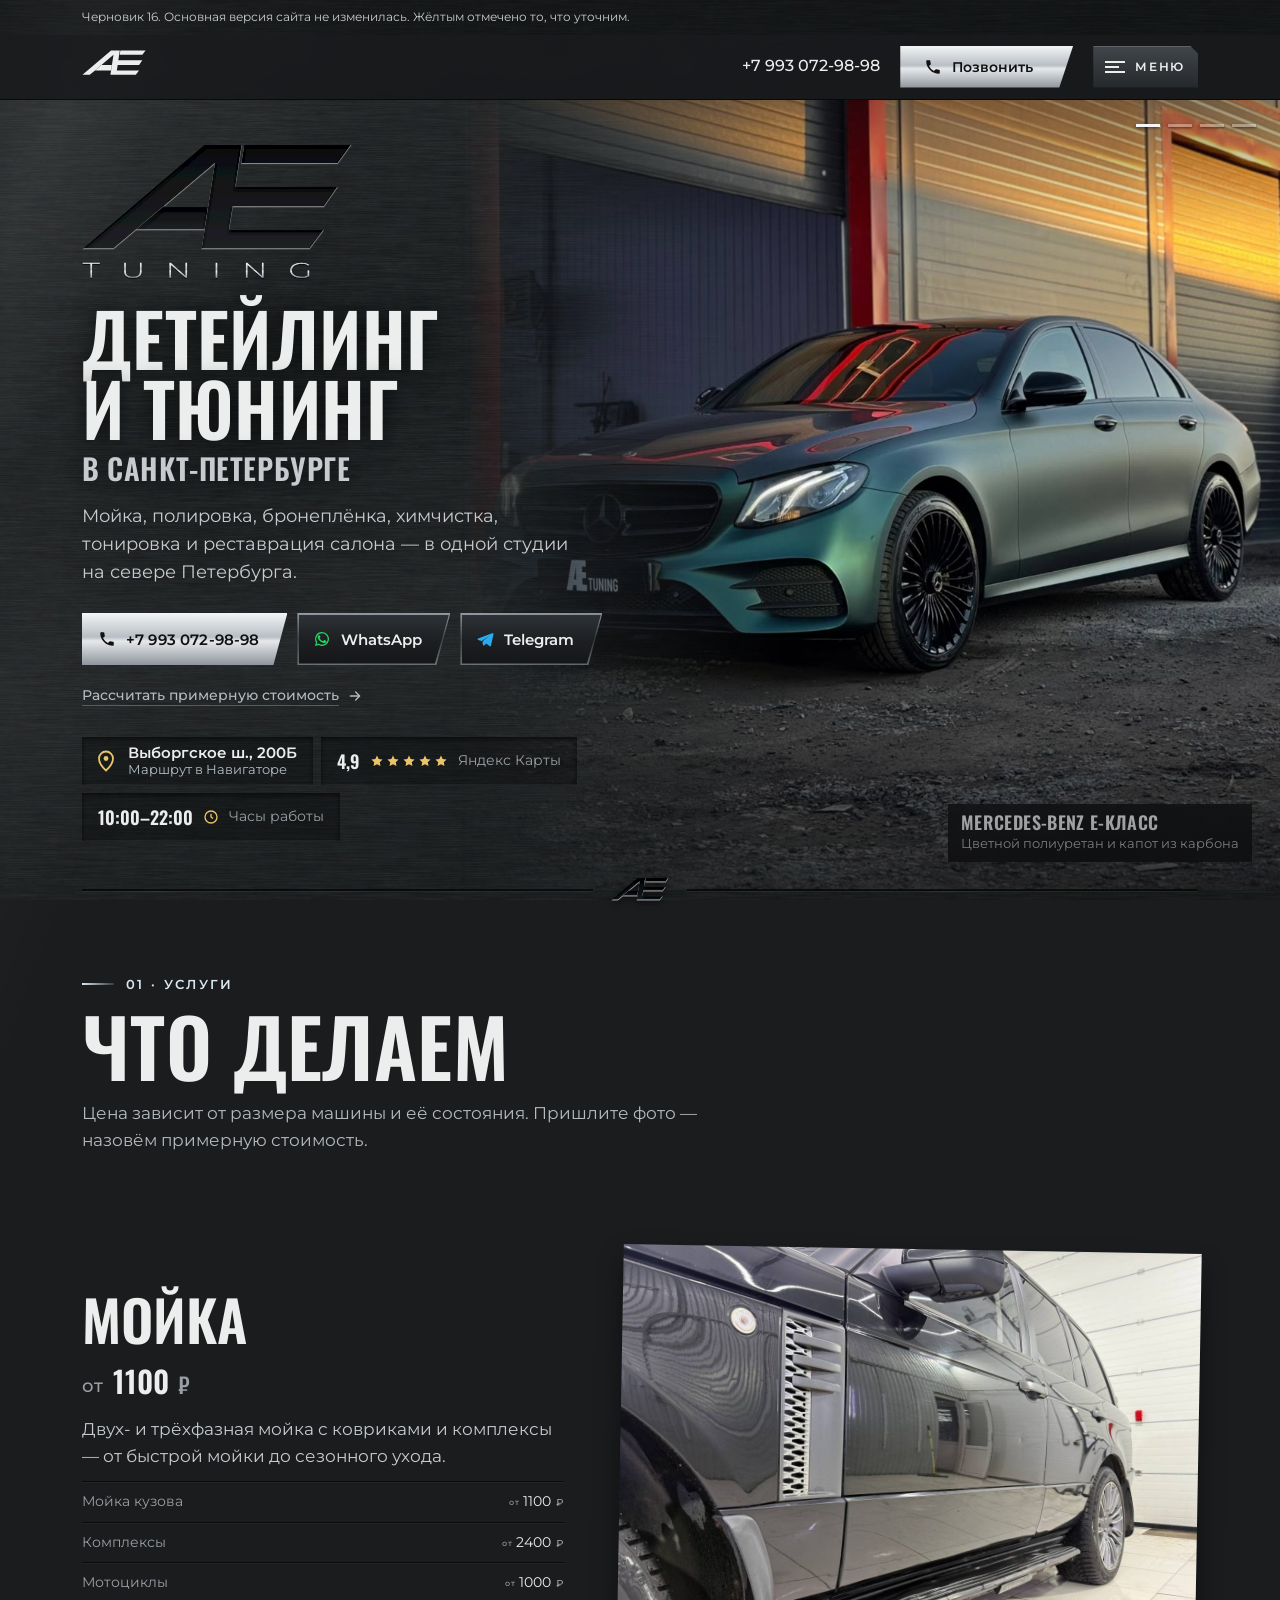
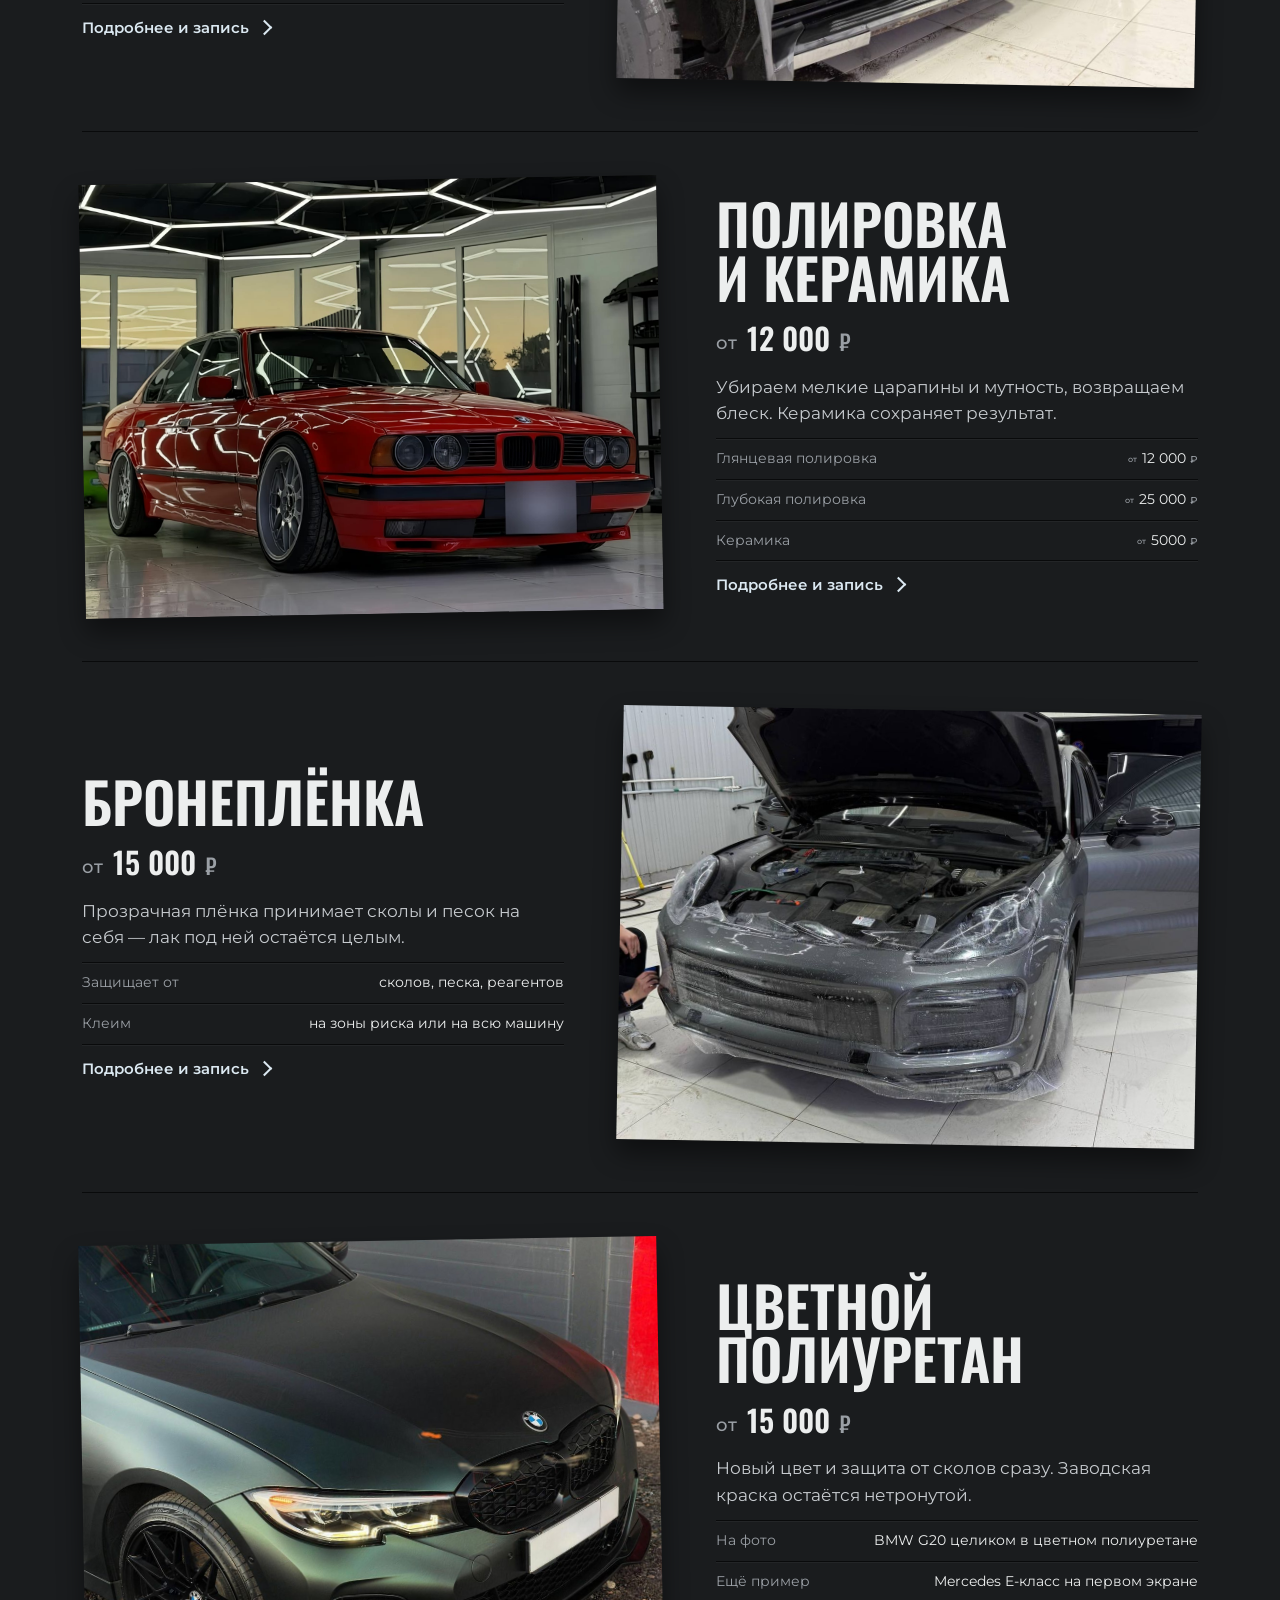
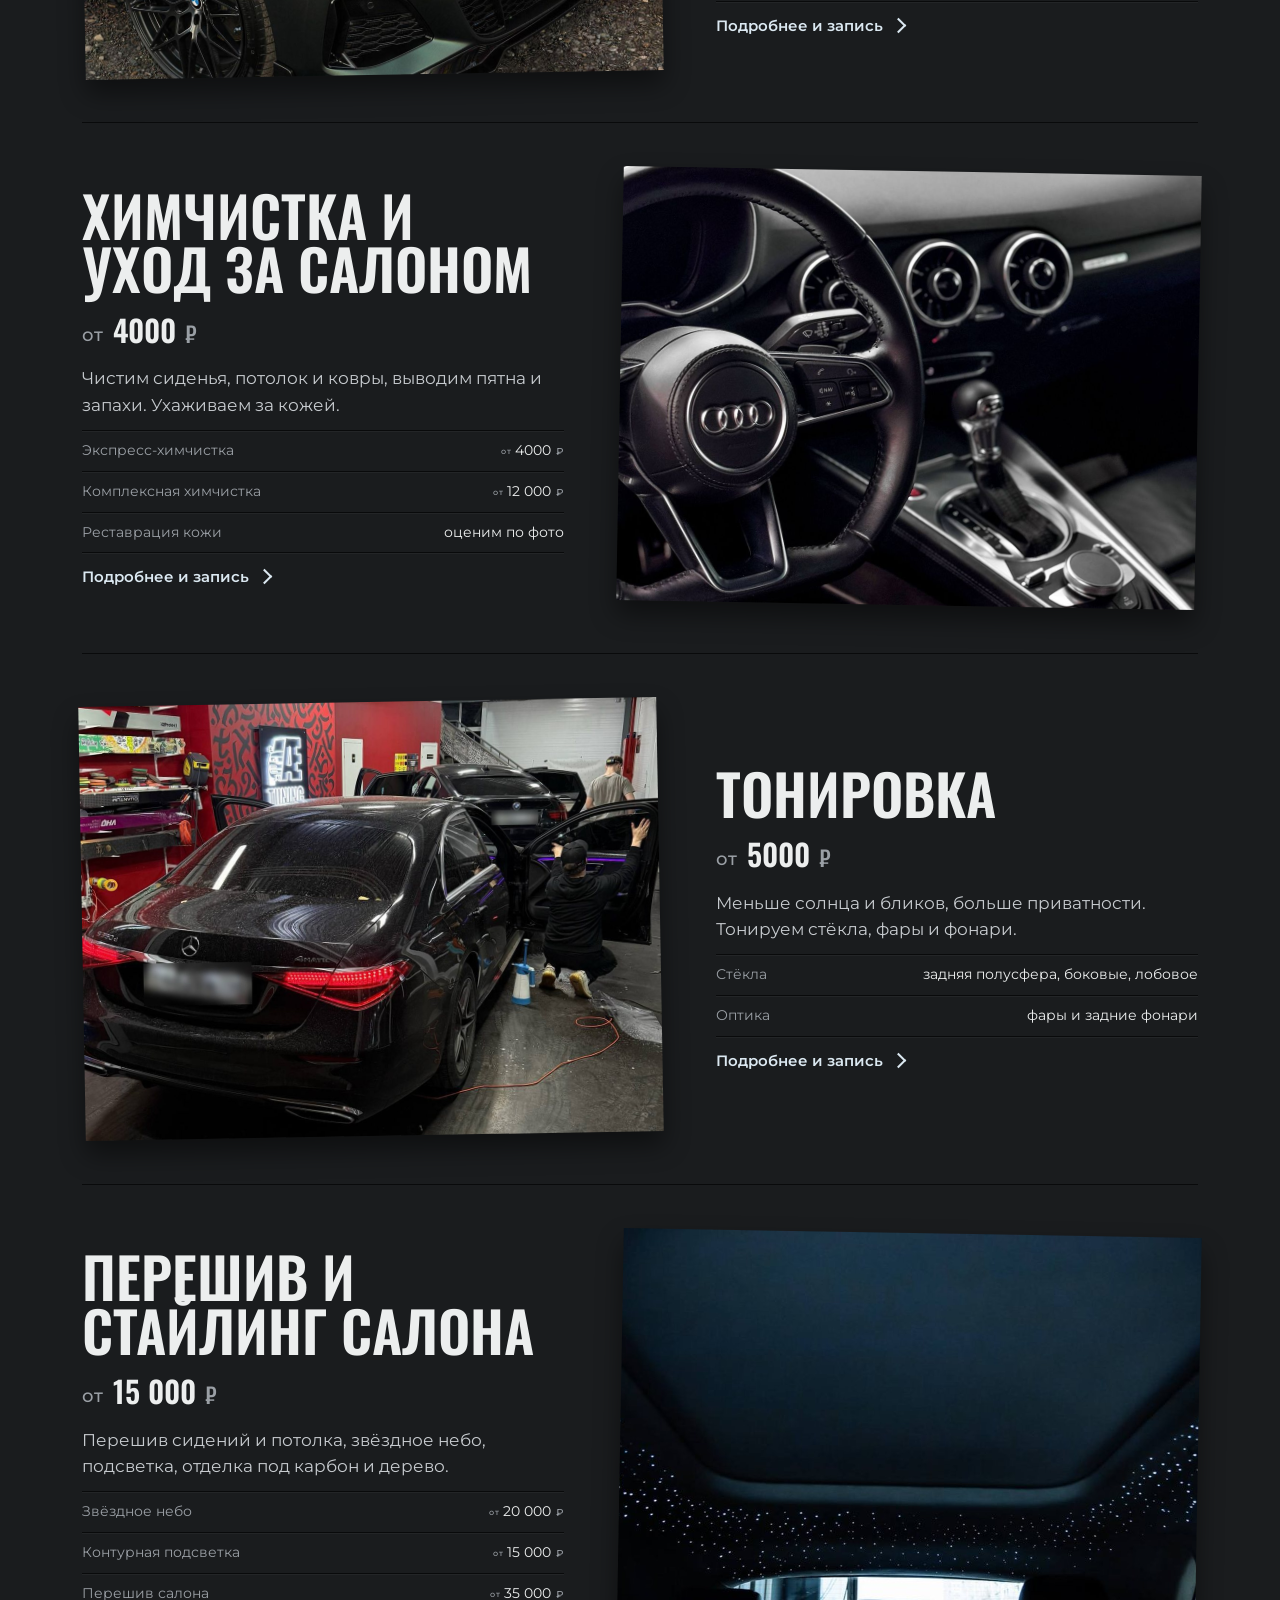
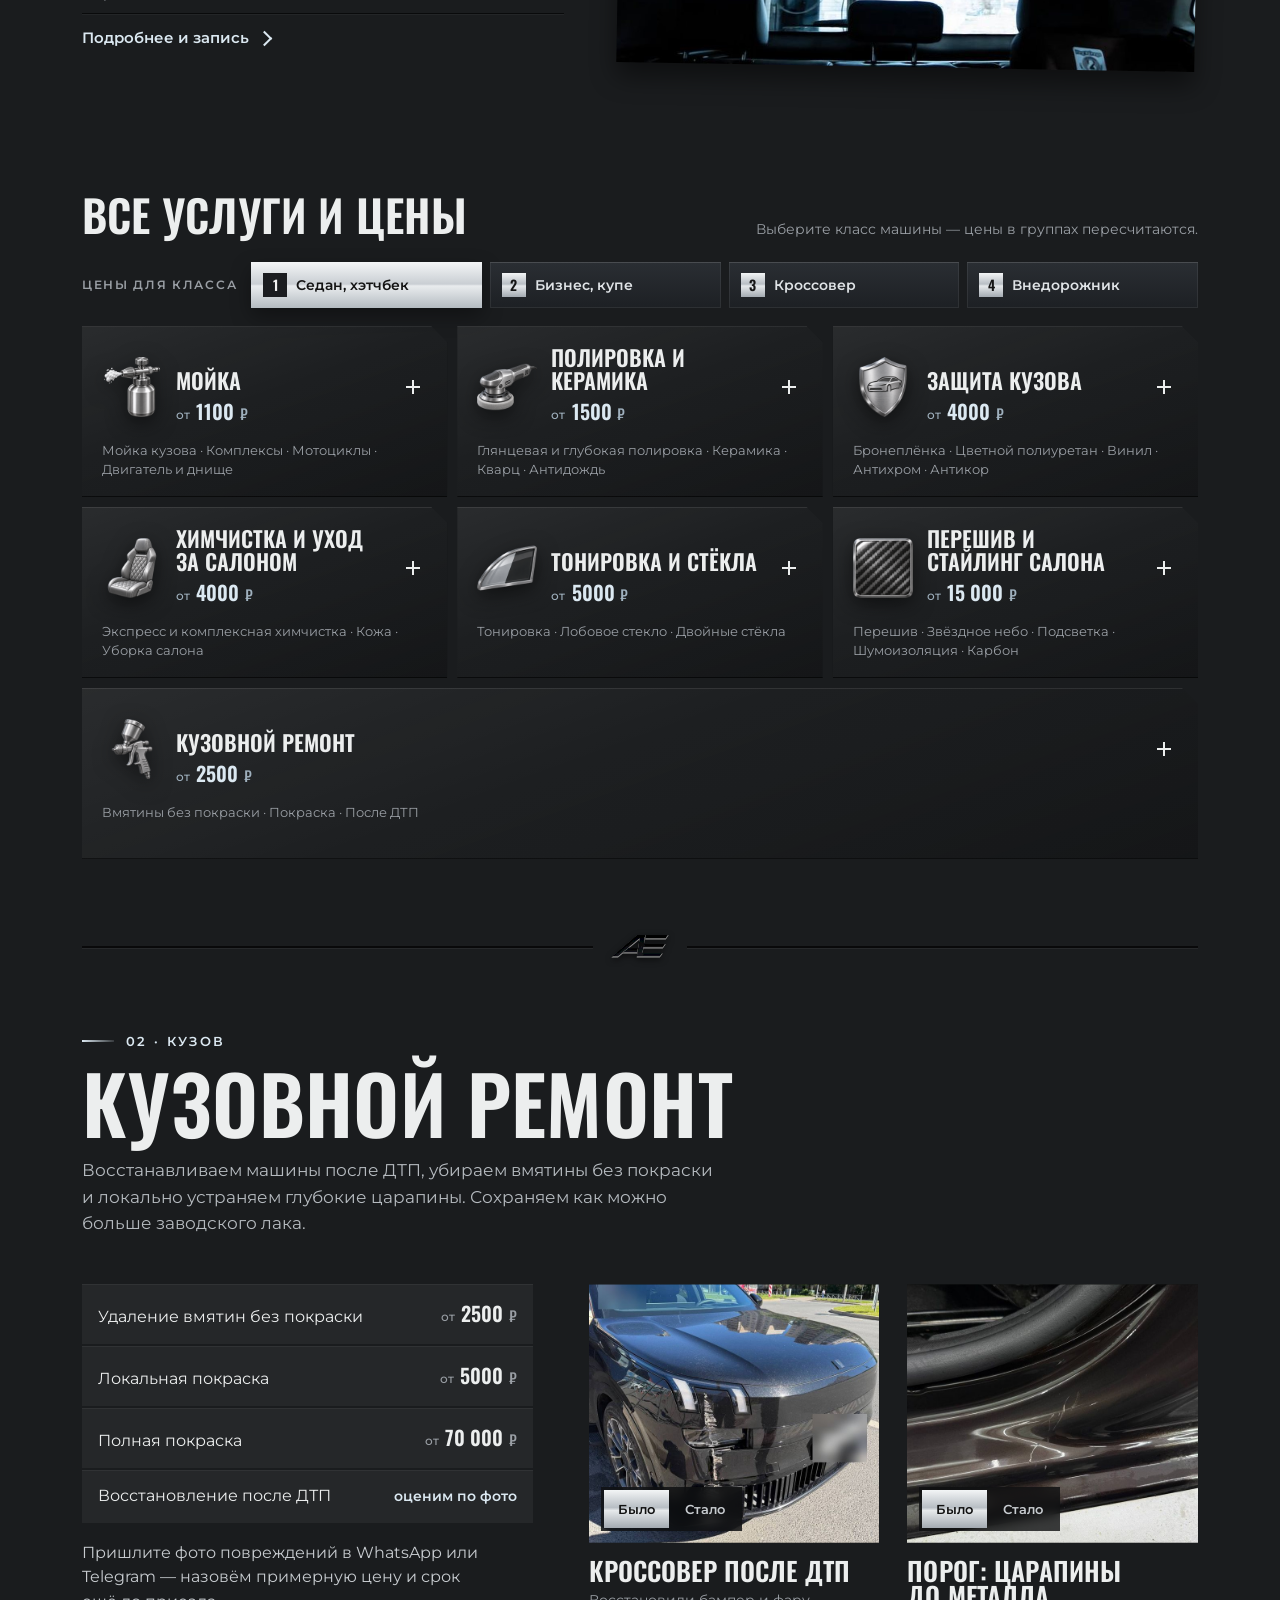
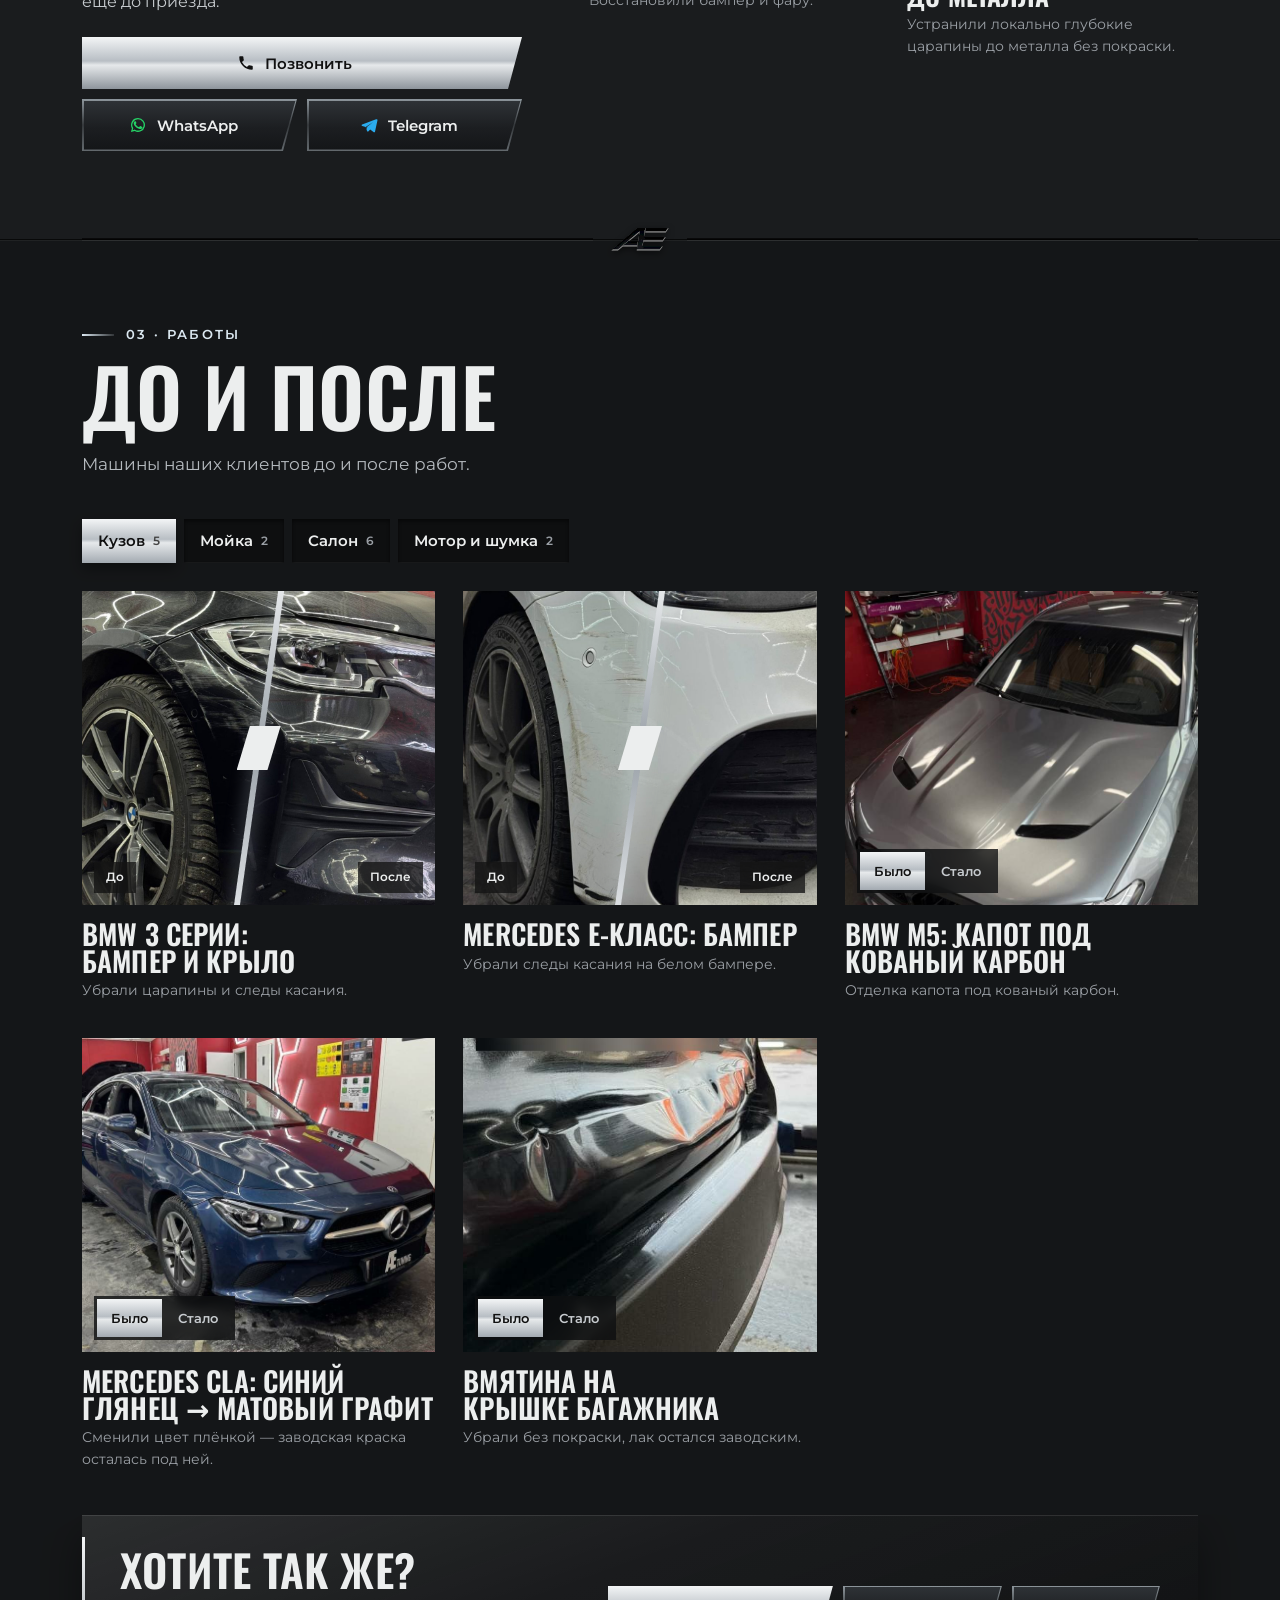
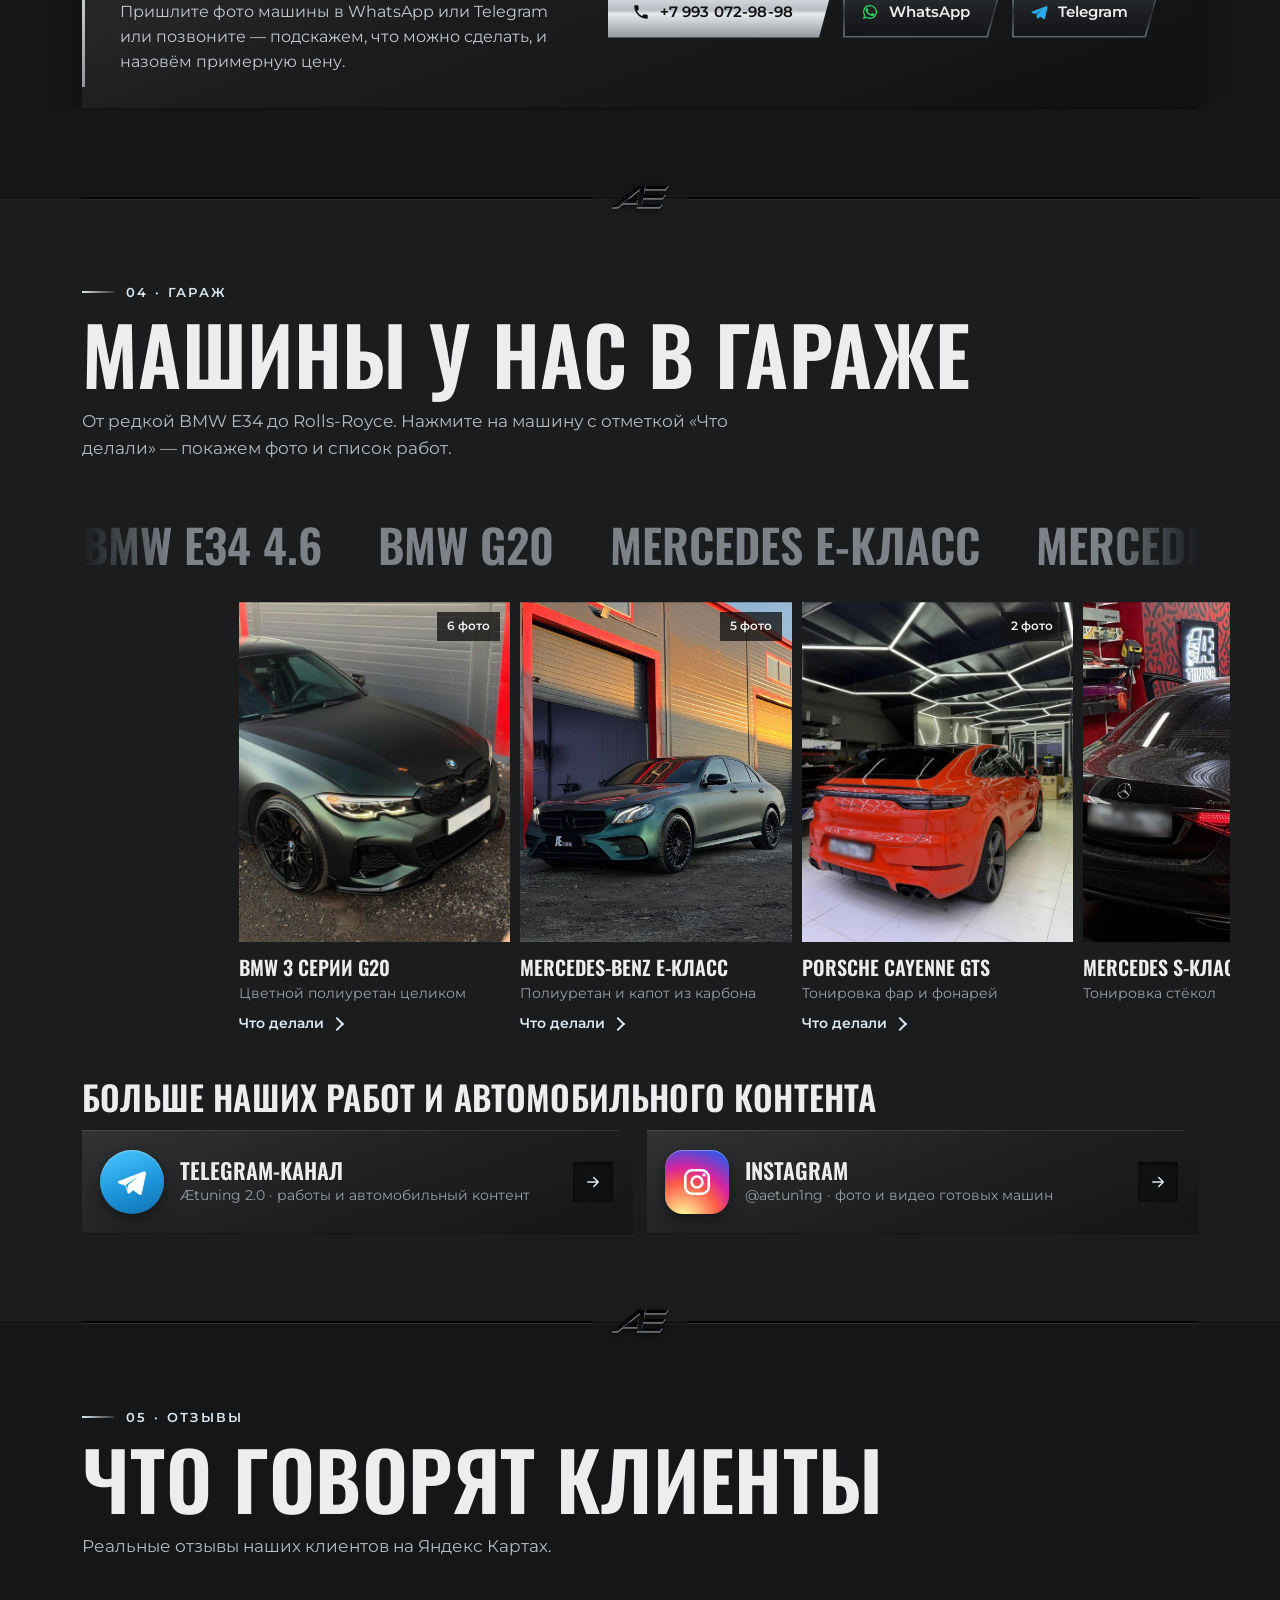
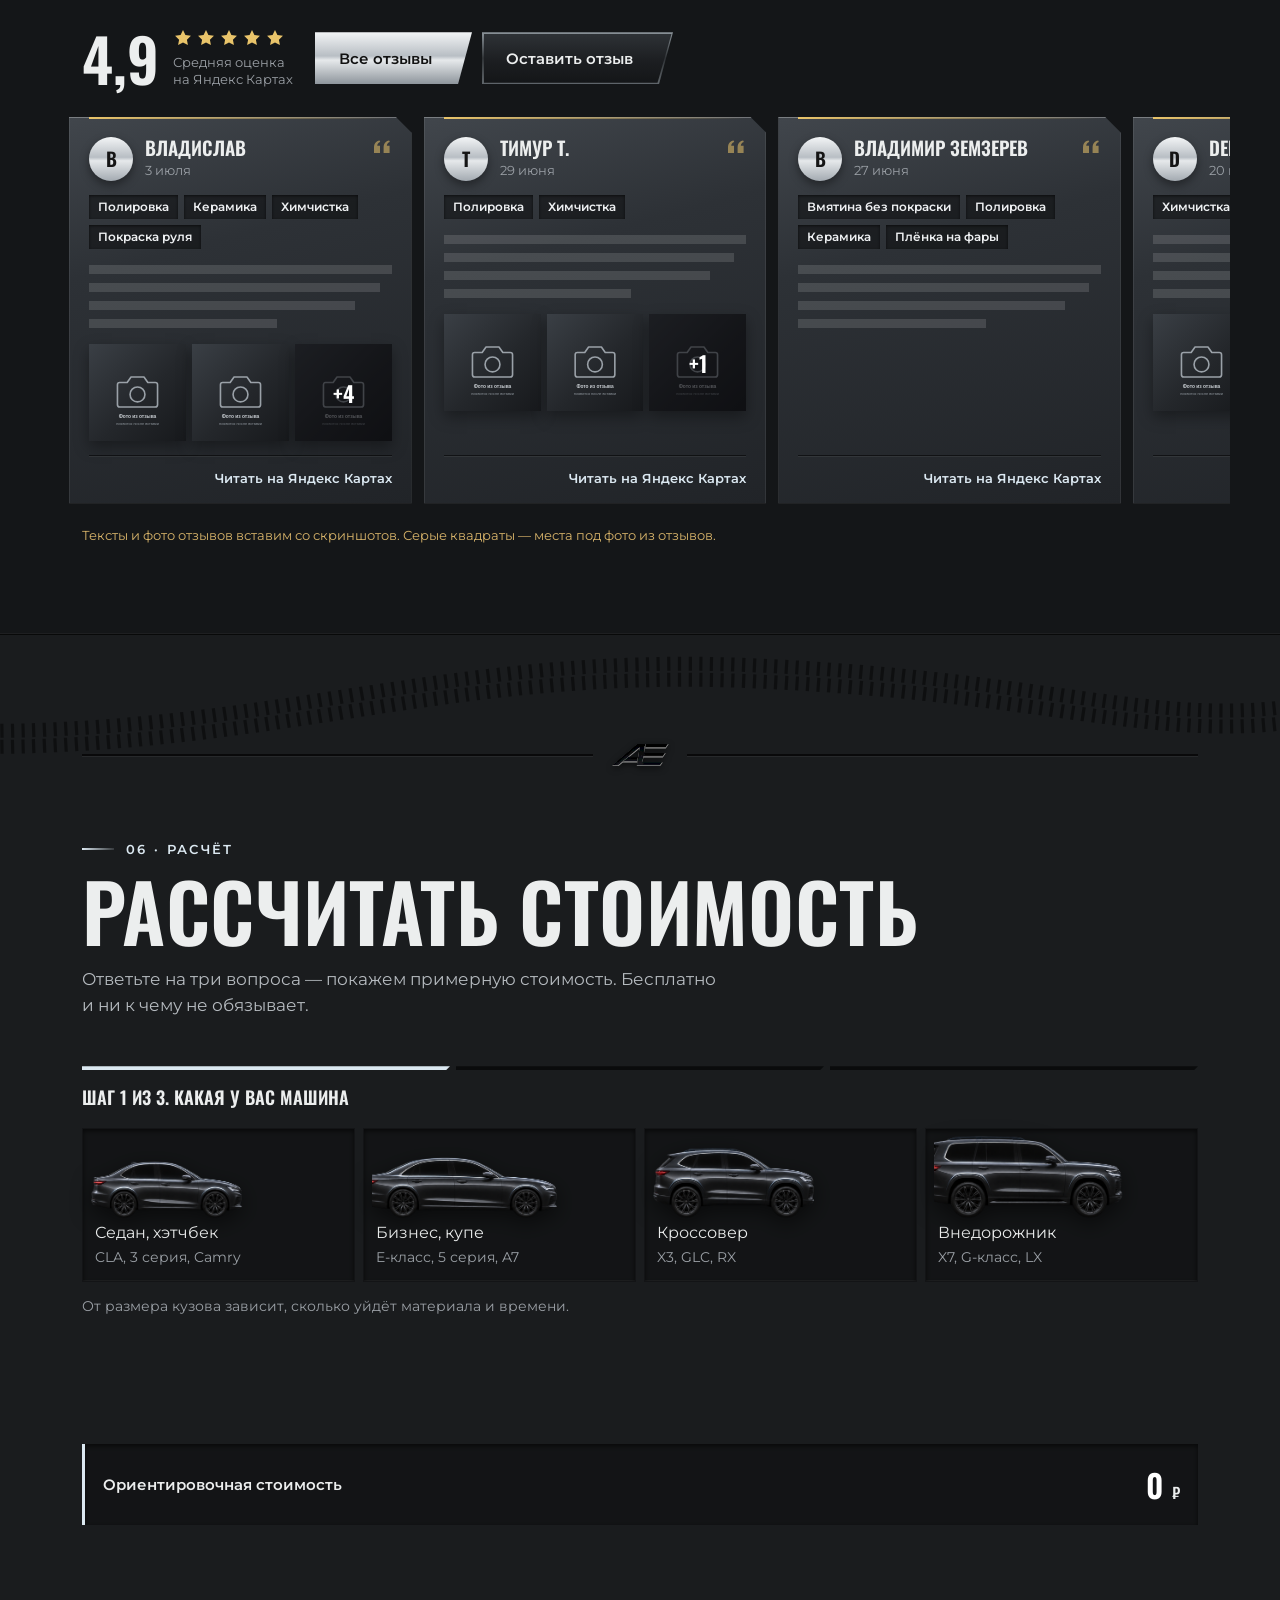
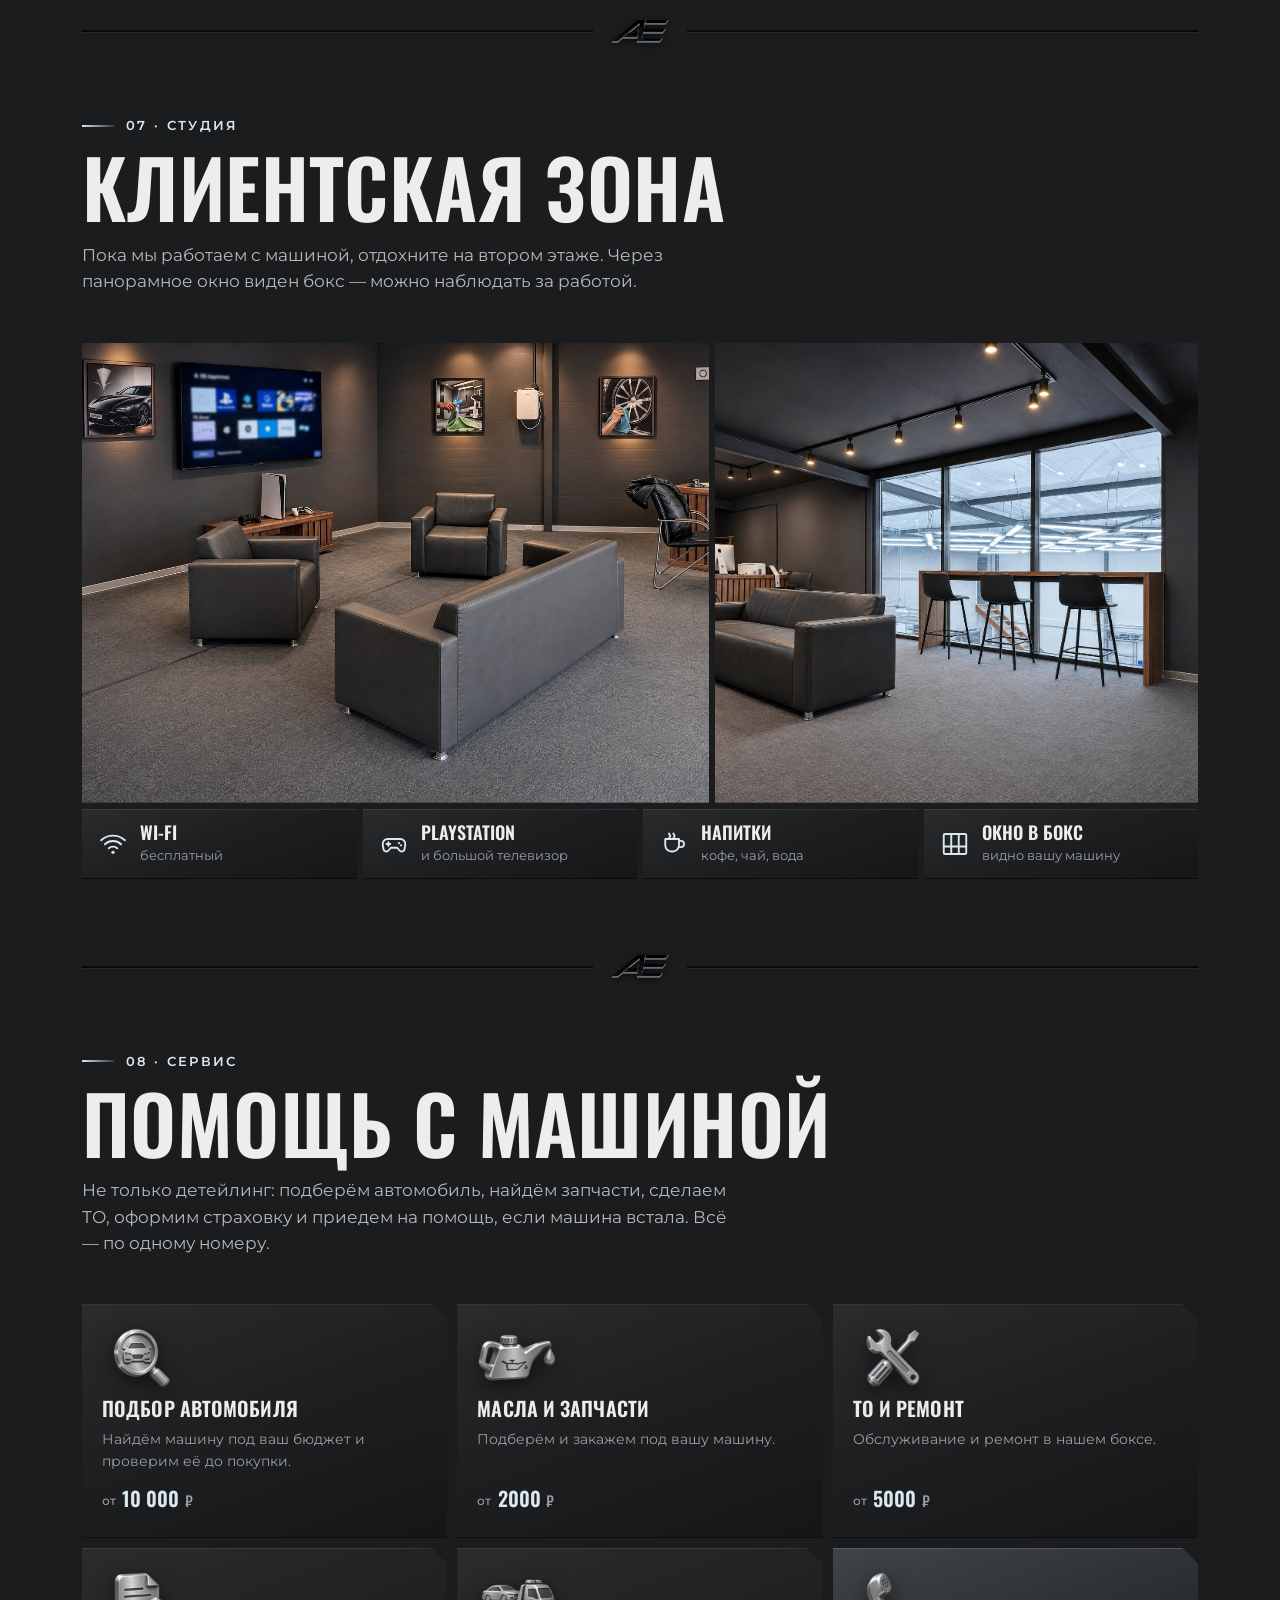
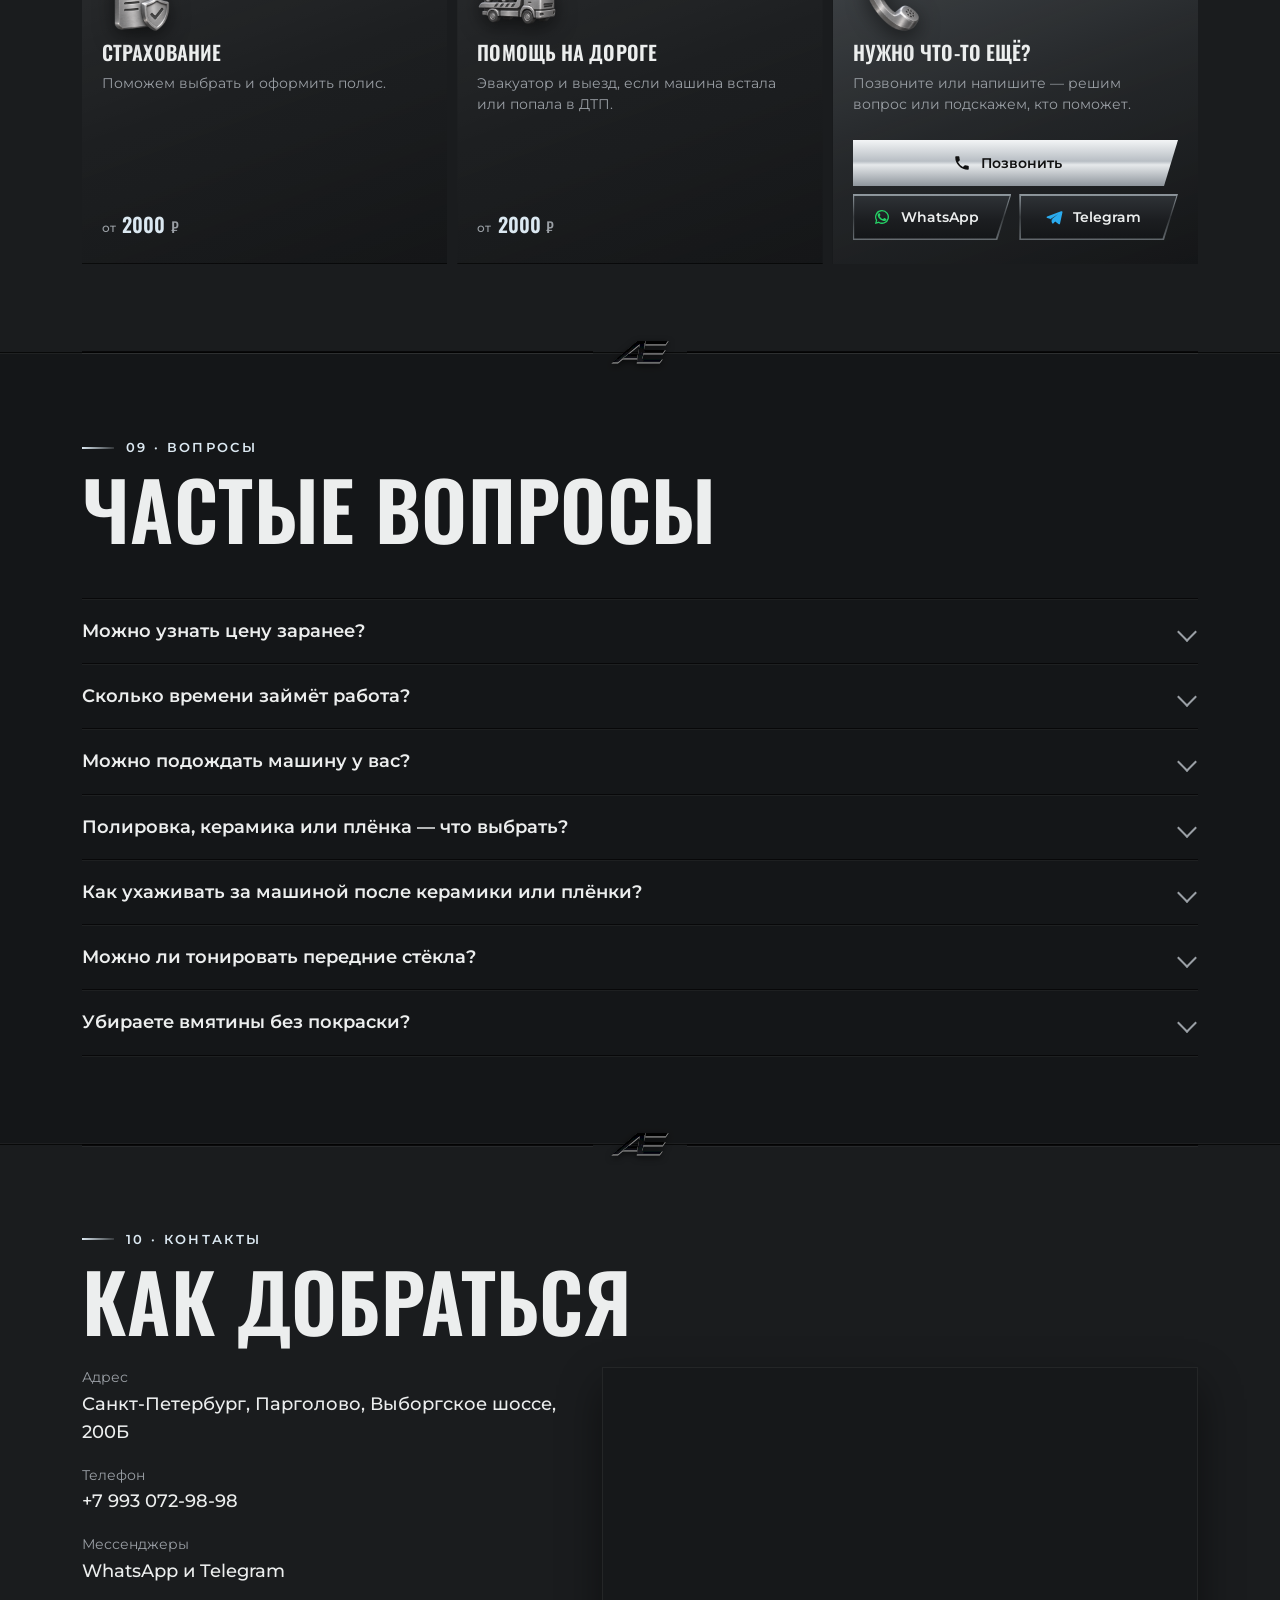
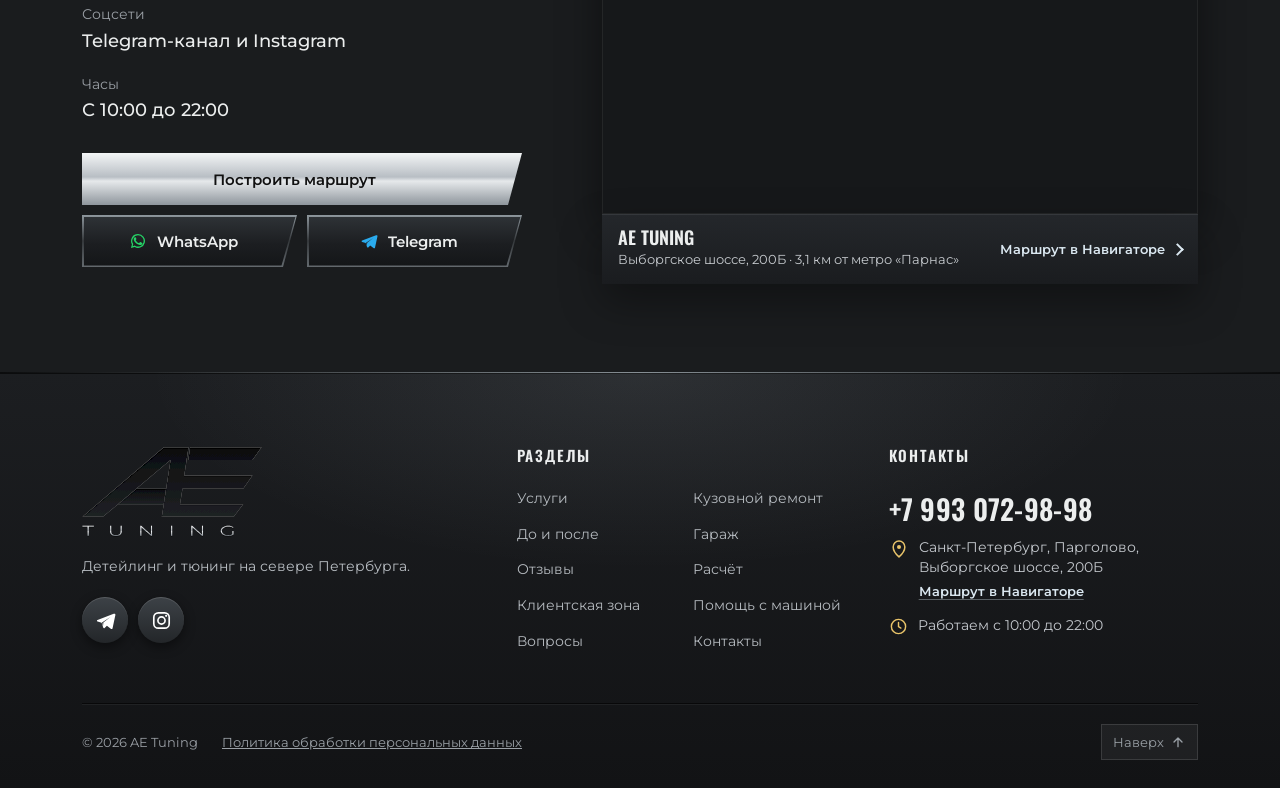
<file: v16/index.html>
<!DOCTYPE html>
<html lang="ru" data-hv="1">
<head>
<meta charset="utf-8">
<meta name="robots" content="noindex, nofollow">
<meta name="viewport" content="width=device-width, initial-scale=1">
<title>Детейлинг и тюнинг в Санкт-Петербурге | AE Tuning</title>
<meta name="description" content="Детейлинг-студия AE Tuning в Парголово: мойка от 1100 ₽, полировка от 12 000 ₽, химчистка от 4000 ₽, бронеплёнка от 15 000 ₽, тонировка, реставрация салона и кузовной ремонт. Выборгское шоссе, 200Б.">
<meta property="og:type" content="website">
<meta property="og:title" content="Детейлинг и тюнинг в Санкт-Петербурге | AE Tuning">
<meta property="og:description" content="Мойка, полировка, бронеплёнка, химчистка, тонировка и реставрация салона. Выборгское шоссе, 200Б. Цены на сайте.">
<meta property="og:locale" content="ru_RU">
<meta property="og:image" content="../img/og.jpg">
<meta property="og:image:width" content="1200">
<meta property="og:image:height" content="630">
<meta name="twitter:card" content="summary_large_image">
<script type="application/ld+json">
{
  "@context": "https://schema.org",
  "@type": "AutoRepair",
  "name": "AE Tuning",
  "alternateName": "Аетюнинг",
  "description": "Детейлинг и тюнинг автомобилей в Санкт-Петербурге",
  "telephone": "+7 993 072-98-98",
  "address": {
    "@type": "PostalAddress",
    "streetAddress": "Выборгское шоссе, 200Б",
    "addressLocality": "Санкт-Петербург, посёлок Парголово",
    "addressRegion": "Санкт-Петербург",
    "addressCountry": "RU"
  },
  "hasMap": "https://yandex.ru/maps/org/ayetyuning/84785606799",
  "sameAs": ["https://yandex.ru/maps/org/ayetyuning/84785606799", "https://www.instagram.com/aetun1ng", "https://t.me/aetunlng"],
  "priceRange": "от 1100 ₽",
  "currenciesAccepted": "RUB",
  "makesOffer": [
    {"@type": "Offer", "itemOffered": {"@type": "Service", "name": "Мойка автомобиля"}, "priceSpecification": {"@type": "PriceSpecification", "minPrice": 1100, "priceCurrency": "RUB"}},
    {"@type": "Offer", "itemOffered": {"@type": "Service", "name": "Полировка кузова"}, "priceSpecification": {"@type": "PriceSpecification", "minPrice": 12000, "priceCurrency": "RUB"}},
    {"@type": "Offer", "itemOffered": {"@type": "Service", "name": "Химчистка салона"}, "priceSpecification": {"@type": "PriceSpecification", "minPrice": 4000, "priceCurrency": "RUB"}},
    {"@type": "Offer", "itemOffered": {"@type": "Service", "name": "Оклейка бронеплёнкой"}, "priceSpecification": {"@type": "PriceSpecification", "minPrice": 15000, "priceCurrency": "RUB"}},
    {"@type": "Offer", "itemOffered": {"@type": "Service", "name": "Тонировка"}, "priceSpecification": {"@type": "PriceSpecification", "minPrice": 5000, "priceCurrency": "RUB"}},
    {"@type": "Offer", "itemOffered": {"@type": "Service", "name": "Шумоизоляция"}, "priceSpecification": {"@type": "PriceSpecification", "minPrice": 15000, "priceCurrency": "RUB"}},
    {"@type": "Offer", "itemOffered": {"@type": "Service", "name": "Звёздное небо в потолок"}, "priceSpecification": {"@type": "PriceSpecification", "minPrice": 20000, "priceCurrency": "RUB"}}
  ]
}
</script>
<script type="application/ld+json">
{
  "@context": "https://schema.org",
  "@type": "FAQPage",
  "mainEntity": [
    {"@type": "Question", "name": "Можно узнать цену заранее?", "acceptedAnswer": {"@type": "Answer", "text": "Примерную — да. Пришлите фото и модель машины в WhatsApp или Telegram или пройдите расчёт на сайте. Итоговая стоимость зависит от состояния машины."}},
    {"@type": "Question", "name": "Сколько времени займёт работа?", "acceptedAnswer": {"@type": "Answer", "text": "Ориентиры: мойка — 2–3 часа, химчистка — день, полировка с керамикой — 1–2 дня, оклейка плёнкой — от 2 дней. Срок по вашей машине назовём при записи."}},
    {"@type": "Question", "name": "Можно подождать машину у вас?", "acceptedAnswer": {"@type": "Answer", "text": "Да. На втором этаже клиентская зона: диван, PlayStation, кофе и чай, а через панорамное окно видно бокс. Если работа займёт несколько дней, машину оставляете у нас."}},
    {"@type": "Question", "name": "Полировка, керамика или плёнка — что выбрать?", "acceptedAnswer": {"@type": "Answer", "text": "Полировка убирает царапины и возвращает блеск. Керамика сохраняет этот блеск и упрощает мойку. Плёнка защищает от сколов и песка. Часто делают всё вместе: полируют кузов, покрывают керамикой, а капот, бампер и фары оклеивают плёнкой."}},
    {"@type": "Question", "name": "Как ухаживать за машиной после керамики или плёнки?", "acceptedAnswer": {"@type": "Answer", "text": "Первую неделю машину лучше не мыть. Дальше — ручная или бесконтактная мойка, без щёток автоматических моек. Подробно расскажем при выдаче."}},
    {"@type": "Question", "name": "Можно ли тонировать передние стёкла?", "acceptedAnswer": {"@type": "Answer", "text": "Лобовое и передние боковые стёкла по закону должны пропускать не меньше 70% света. Заднюю полусферу можно тонировать сильнее. Подскажем, какая плёнка подойдёт для передних стёкол."}},
    {"@type": "Question", "name": "Убираете вмятины без покраски?", "acceptedAnswer": {"@type": "Answer", "text": "Да, если на вмятине цел лак. Пришлите фото — скажем, получится ли, и назовём примерную стоимость."}}
  ]
}
</script>

<link rel="preload" href="../fonts/oswald-cyrillic-600-normal.woff2" as="font" type="font/woff2" crossorigin>
<link rel="preload" href="../fonts/montserrat-cyrillic-400-normal.woff2" as="font" type="font/woff2" crossorigin>
<link rel="stylesheet" href="css/style.css?v=11132145">
</head>
<body class="tex">
<svg width="0" height="0" style="position:absolute" aria-hidden="true" focusable="false">
  <defs>
    <linearGradient id="cavD" x1="0" y1="0" x2="0" y2="1"><stop offset="0" stop-color="#0c0d0f"/><stop offset="1" stop-color="#1e2124"/></linearGradient>
    <linearGradient id="polish" x1="0" y1="0" x2="0" y2="1"><stop offset="0" stop-color="#f7f8f9"/><stop offset=".45" stop-color="#b3b9bf"/><stop offset=".55" stop-color="#eef0f2"/><stop offset="1" stop-color="#8d949b"/></linearGradient>
    <filter id="engD" x="-3%" y="-4%" width="106%" height="108%">
      <feOffset in="SourceAlpha" dy="6" result="o1"/><feGaussianBlur in="o1" stdDeviation="3" result="b1"/>
      <feComposite in="SourceAlpha" in2="b1" operator="out" result="t1"/>
      <feFlood flood-color="#000" flood-opacity=".95"/><feComposite in2="t1" operator="in" result="sh"/>
      <feOffset in="SourceAlpha" dy="-2" result="o2"/><feGaussianBlur in="o2" stdDeviation=".8" result="b2"/>
      <feComposite in="SourceAlpha" in2="b2" operator="out" result="t2"/>
      <feFlood flood-color="#fff" flood-opacity=".24"/><feComposite in2="t2" operator="in" result="hl"/>
      <feMerge><feMergeNode in="SourceGraphic"/><feMergeNode in="sh"/><feMergeNode in="hl"/></feMerge>
    </filter>
    <filter id="engS" x="-6%" y="-10%" width="112%" height="120%">
      <feOffset in="SourceAlpha" dy="34" result="o1"/><feGaussianBlur in="o1" stdDeviation="14" result="b1"/>
      <feComposite in="SourceAlpha" in2="b1" operator="out" result="t1"/>
      <feFlood flood-color="#000" flood-opacity=".95"/><feComposite in2="t1" operator="in" result="sh"/>
      <feOffset in="SourceAlpha" dy="-12" result="o2"/><feGaussianBlur in="o2" stdDeviation="4" result="b2"/>
      <feComposite in="SourceAlpha" in2="b2" operator="out" result="t2"/>
      <feFlood flood-color="#fff" flood-opacity=".28"/><feComposite in2="t2" operator="in" result="hl"/>
      <feMerge><feMergeNode in="SourceGraphic"/><feMergeNode in="sh"/><feMergeNode in="hl"/></feMerge>
    </filter>
    <filter id="inlay" x="-5%" y="-30%" width="110%" height="180%">
      <feDropShadow dx="0" dy="3" stdDeviation="2" flood-color="#000" flood-opacity=".85"/>
    </filter>
    <g id="aeG"><path d="M 1404.078125 847.734375 L 1412.199219 795.03125 L 1413.441406 786.972656 L 1279.199219 786.972656 L 1269.621094 795.03125 L 1206.972656 847.734375 L 1196.816406 856.28125 L 1402.761719 856.28125 Z M 1404.078125 847.734375 "/><path fill-rule="evenodd" d="M 1128.800781 913.5 L 1036 913.5 L 1402.691406 600 L 1514.761719 600 L 1505.964844 657.21875 L 1495.488281 727.335938 L 1803.277344 727.335938 L 1761.441406 786.972656 L 1487.429688 786.972656 L 1476.148438 856.28125 L 1761.441406 856.28125 L 1718.726562 913.5 L 1393.945312 913.5 L 1402.761719 856.28125 L 1404.078125 847.734375 L 1412.199219 795.03125 L 1413.441406 786.972656 L 1433.433594 657.21875 L 1279.199219 786.972656 L 1269.621094 795.03125 L 1206.972656 847.734375 L 1196.816406 856.28125 Z M 1513.152344 657.21875 L 1803.277344 657.21875 L 1844.378906 600 L 1522.015625 600 Z M 1513.152344 657.21875 "/></g>
    <g id="tunG"><path d="M 1693.984375 999.632812 C 1689.09375 999.632812 1684.574219 999.078125 1680.429688 997.964844 C 1676.28125 996.808594 1672.660156 995.199219 1669.5625 993.144531 C 1666.53125 991.085938 1664.179688 988.6875 1662.507812 985.945312 C 1660.835938 983.160156 1660 980.117188 1660 976.816406 C 1660 973.519531 1660.835938 970.496094 1662.507812 967.753906 C 1664.179688 964.96875 1666.5625 962.546875 1669.65625 960.492188 C 1672.753906 958.433594 1676.34375 956.847656 1680.429688 955.734375 C 1684.574219 954.578125 1689.125 954 1694.078125 954 C 1698.78125 954 1703.148438 954.515625 1707.171875 955.542969 C 1711.195312 956.570312 1714.628906 958.113281 1717.476562 960.171875 L 1714.507812 962.355469 C 1711.660156 960.425781 1708.53125 959.054688 1705.128906 958.242188 C 1701.785156 957.429688 1698.132812 957.019531 1694.171875 957.019531 C 1689.960938 957.019531 1686.0625 957.511719 1682.472656 958.5 C 1678.878906 959.484375 1675.753906 960.878906 1673.09375 962.675781 C 1670.429688 964.476562 1668.355469 966.578125 1666.871094 968.976562 C 1665.449219 971.375 1664.734375 973.988281 1664.734375 976.816406 C 1664.734375 979.644531 1665.449219 982.257812 1666.871094 984.660156 C 1668.355469 987.058594 1670.429688 989.15625 1673.09375 990.957031 C 1675.753906 992.757812 1678.878906 994.148438 1682.472656 995.136719 C 1686.0625 996.121094 1689.960938 996.613281 1694.171875 996.613281 C 1698.007812 996.613281 1701.628906 996.207031 1705.035156 995.394531 C 1708.503906 994.578125 1711.660156 993.230469 1714.507812 991.34375 L 1717.199219 993.851562 C 1714.289062 995.777344 1710.792969 997.234375 1706.707031 998.222656 C 1702.683594 999.164062 1698.441406 999.632812 1693.984375 999.632812 Z M 1717.199219 993.851562 L 1712.648438 993.464844 L 1712.648438 977.011719 L 1717.199219 977.011719 Z M 1717.199219 993.851562 "/><path d="M 1527 999.3125 L 1527 954.320312 L 1530.992188 954.320312 L 1577.328125 995.261719 L 1575.191406 995.261719 L 1575.191406 954.320312 L 1579.929688 954.320312 L 1579.929688 999.3125 L 1576.027344 999.3125 L 1529.601562 958.371094 L 1531.734375 958.371094 L 1531.734375 999.3125 Z M 1527 999.3125 "/><path d="M 1436 999.3125 L 1436 954.320312 L 1440.734375 954.320312 L 1440.734375 999.3125 Z M 1436 999.3125 "/><path d="M 1297 999.3125 L 1297 954.320312 L 1300.992188 954.320312 L 1347.328125 995.261719 L 1345.191406 995.261719 L 1345.191406 954.320312 L 1349.929688 954.320312 L 1349.929688 999.3125 L 1346.027344 999.3125 L 1299.601562 958.371094 L 1301.734375 958.371094 L 1301.734375 999.3125 Z M 1297 999.3125 "/><path d="M 1187 999.632812 C 1178.953125 999.632812 1172.605469 998.003906 1167.964844 994.75 C 1163.320312 991.492188 1161 986.648438 1161 980.222656 L 1161 954.320312 L 1165.734375 954.320312 L 1165.734375 980.09375 C 1165.734375 985.707031 1167.59375 989.863281 1171.308594 992.5625 C 1175.019531 995.261719 1180.28125 996.613281 1187.09375 996.613281 C 1193.839844 996.613281 1199.070312 995.261719 1202.785156 992.5625 C 1206.5 989.863281 1208.355469 985.707031 1208.355469 980.09375 L 1208.355469 954.320312 L 1213.09375 954.320312 L 1213.09375 980.222656 C 1213.09375 986.648438 1210.769531 991.492188 1206.128906 994.75 C 1201.484375 998.003906 1195.109375 999.632812 1187 999.632812 Z M 1187 999.632812 "/><path d="M 1059.398438 999.3125 L 1059.398438 957.277344 L 1036 957.277344 L 1036 954.320312 L 1087.535156 954.320312 L 1087.535156 957.277344 L 1064.136719 957.277344 L 1064.136719 999.3125 Z M 1059.398438 999.3125 "/></g>
  </defs>
</svg>
<div class="sheen" aria-hidden="true"></div>

<div class="proto"><div class="wrap">Черновик 16. Основная версия сайта не изменилась. Жёлтым отмечено то, что уточним.</div></div>

<header class="top">
  <div class="wrap">
    <a href="#top" aria-label="AE Tuning, наверх"><svg class="mark" viewBox="1030 595 820 325"><use href="#aeG" fill="#eceeee"/></svg></a>
    <nav aria-label="Разделы">
      <a href="#uslugi">Услуги</a>
      <a href="#raboty">Работы</a>
      <a href="#otzyvy">Отзывы</a>
      <a href="#raschet">Расчёт</a>
      <a href="#kontakty">Контакты</a>
    </nav>
    <a class="phone" href="tel:+79930729898">+7 993 072-98-98</a>
    <a class="btn btn-metal" href="tel:+79930729898"><svg class="bi i-ph" viewBox="0 0 24 24" aria-hidden="true"><path d="M6.6 10.8a15.1 15.1 0 0 0 6.6 6.6l2.2-2.2c.3-.3.7-.4 1-.2 1.1.4 2.3.6 3.6.6.6 0 1 .4 1 1V20c0 .6-.4 1-1 1A17 17 0 0 1 3 4c0-.6.4-1 1-1h3.5c.6 0 1 .4 1 1 0 1.3.2 2.5.6 3.6.1.3 0 .7-.2 1z"/></svg>Позвонить</a>
    <button class="burger" type="button" aria-expanded="false" aria-controls="menu"><span class="bl" aria-hidden="true"><i></i><i></i><i></i></span><span class="bt">Меню</span></button>
  </div>
  <div class="progress" aria-hidden="true"></div>
</header>
<div class="menu" id="menu" role="dialog" aria-modal="true" aria-label="Меню" hidden>
  <svg class="m-wm" viewBox="1034 585 812 430" aria-hidden="true"><use href="#aeG" fill="url(#cavD)" filter="url(#engD)"/></svg>
  <div class="wrap menu-in">
    <nav aria-label="Разделы сайта">
      <ol class="menu-list">
        <li style="--i:0"><a href="#uslugi"><span class="n">01</span><span class="t">Услуги</span></a></li>
        <li style="--i:1"><a href="#kuzov"><span class="n">02</span><span class="t">Кузовной ремонт</span></a></li>
        <li style="--i:2"><a href="#raboty"><span class="n">03</span><span class="t">До и после</span></a></li>
        <li style="--i:3"><a href="#mashiny"><span class="n">04</span><span class="t">Гараж</span></a></li>
        <li style="--i:4"><a href="#otzyvy"><span class="n">05</span><span class="t">Отзывы</span></a></li>
        <li style="--i:5"><a href="#raschet"><span class="n">06</span><span class="t">Расчёт стоимости</span></a></li>
        <li style="--i:6"><a href="#studiya"><span class="n">07</span><span class="t">Клиентская зона</span></a></li>
        <li style="--i:7"><a href="#servis"><span class="n">08</span><span class="t">Помощь с машиной</span></a></li>
        <li style="--i:8"><a href="#voprosy"><span class="n">09</span><span class="t">Вопросы</span></a></li>
        <li style="--i:9"><a href="#kontakty"><span class="n">10</span><span class="t">Контакты</span></a></li>
      </ol>
    </nav>
    <div class="menu-side">
      <a class="m-ph" href="tel:+79930729898">+7 993 072-98-98</a>
      <div class="cgrp short"><a class="btn btn-metal" href="tel:+79930729898"><svg class="bi i-ph" viewBox="0 0 24 24" aria-hidden="true"><path d="M6.6 10.8a15.1 15.1 0 0 0 6.6 6.6l2.2-2.2c.3-.3.7-.4 1-.2 1.1.4 2.3.6 3.6.6.6 0 1 .4 1 1V20c0 .6-.4 1-1 1A17 17 0 0 1 3 4c0-.6.4-1 1-1h3.5c.6 0 1 .4 1 1 0 1.3.2 2.5.6 3.6.1.3 0 .7-.2 1z"/></svg><span class="lbl-m">Позвонить</span><span class="lbl-d">+7 993 072-98-98</span></a><a class="btn btn-ghost" href="https://wa.me/79930729898" target="_blank" rel="noopener"><svg class="bi i-wa" viewBox="0 0 24 24" aria-hidden="true"><path d="M12 2.6a9.3 9.3 0 0 0-8.1 13.9L2.6 21.4l5-1.3A9.3 9.3 0 1 0 12 2.6zm0 1.8a7.5 7.5 0 1 1-3.9 13.9l-.3-.2-2.9.8.8-2.8-.2-.3A7.5 7.5 0 0 1 12 4.4zM9.1 7.4c-.2-.4-.4-.4-.6-.4h-.5a1 1 0 0 0-.7.3c-.3.3-1 .9-1 2.3s1 2.7 1.1 2.9c.1.2 2 3.1 4.9 4.2 2.4.9 2.9.8 3.4.7.5-.1 1.7-.7 1.9-1.4.2-.7.2-1.3.2-1.4-.1-.1-.3-.2-.6-.4l-2-.9c-.3-.1-.5-.2-.7.2l-.9 1.1c-.2.2-.3.2-.6.1-.3-.2-1.3-.5-2.4-1.5-.9-.8-1.5-1.8-1.7-2.1-.2-.3 0-.5.1-.6l.5-.5c.1-.2.2-.3.3-.5.1-.2 0-.4 0-.5z"/></svg>WhatsApp</a><a class="btn btn-ghost" href="https://t.me/aetun1ng" target="_blank" rel="noopener"><svg class="bi" viewBox="0 0 24 24" aria-hidden="true"><path d="M21.4 4.2 2.9 11.3c-1 .4-1 1.6.1 1.9l4.6 1.4 1.8 5.5c.2.7 1.1.9 1.6.4l2.6-2.4 4.8 3.5c.6.4 1.4.1 1.6-.6l3.3-15.4c.2-.9-.7-1.7-1.6-1.3zM9.6 14.4l-.4 3.7-1.2-3.9 9.6-6.3z"/></svg>Telegram</a></div>
      <a class="m-adr js-route" href="https://yandex.ru/maps/?rtext=~60.067030%2C30.293096&amp;rtt=auto" target="_blank" rel="noopener"><svg class="pin-i" viewBox="0 0 24 24" aria-hidden="true"><path d="M12 21.5s-7-6.3-7-12a7 7 0 0 1 14 0c0 5.7-7 12-7 12z"/><circle cx="12" cy="9.5" r="2.4"/></svg><span>Выборгское шоссе, 200Б, Парголово<small>Маршрут в Навигаторе</small></span></a>
      <div class="m-soc"><a href="https://t.me/aetunlng" target="_blank" rel="noopener" aria-label="Telegram-канал"><svg viewBox="0 0 24 24" aria-hidden="true"><path d="M21.4 4.2 2.9 11.3c-1 .4-1 1.6.1 1.9l4.6 1.4 1.8 5.5c.2.7 1.1.9 1.6.4l2.6-2.4 4.8 3.5c.6.4 1.4.1 1.6-.6l3.3-15.4c.2-.9-.7-1.7-1.6-1.3zM9.6 14.4l-.4 3.7-1.2-3.9 9.6-6.3z"/></svg>Канал</a><a href="https://www.instagram.com/aetun1ng" target="_blank" rel="noopener" aria-label="Instagram"><svg viewBox="0 0 24 24" aria-hidden="true"><rect x="3.2" y="3.2" width="17.6" height="17.6" rx="5.2" fill="none" stroke="currentColor" stroke-width="1.9"/><circle cx="12" cy="12" r="4.1" fill="none" stroke="currentColor" stroke-width="1.9"/><circle cx="17.3" cy="6.7" r="1.25" fill="currentColor"/></svg>Instagram</a></div>
    </div>
  </div>
</div>

<main id="top">
<div class="first" id="first">
<section class="hero">
  <div class="wrap grid">
    <div class="hero-mark" id="heroMark">
      <svg viewBox="1034 585 812 430" role="img" aria-label="Логотип AE Tuning, выгравированный в металле">
    <use href="#aeG" fill="none" stroke="#ffffff" stroke-opacity=".08" stroke-width="2" transform="translate(0 2)"/>
    <use href="#aeG" fill="url(#cavD)" filter="url(#engD)"/>
    <use href="#tunG" fill="url(#polish)" filter="url(#inlay)"/>
  </svg>
    </div>
    <h1>Детейлинг и тюнинг <span class="h1-sub">в Санкт-Петербурге</span></h1>
    <div class="hvid" id="heroShow" aria-label="Наши работы">
      <figure class="hs on"><video id="heroVid" autoplay muted loop playsinline preload="auto" poster="../img/hero_poster.jpg" aria-label="Mercedes-Benz E-класс в цветном полиуретане у ворот студии на закате"><source src="../img/hero.mp4" type="video/mp4"></video><figcaption><b>Mercedes-Benz E-класс</b><span>Цветной полиуретан и капот из карбона</span></figcaption></figure>
      <figure class="hs"><img src="../img/e34_34.jpg" alt="Красный BMW E34 4.6 в студии под шестигранными лампами" width="960" height="1280" loading="lazy" decoding="async" style="object-position:50% 62%"><figcaption><b>BMW E34 4.6</b><span>Глубокая полировка и керамика</span></figcaption></figure>
      <figure class="hs"><img src="../img/g20_34.jpg" alt="BMW 3 серии G20 в цветном защитном полиуретане" width="960" height="1280" loading="lazy" decoding="async" style="object-position:50% 60%"><figcaption><b>BMW 3 серии G20</b><span>Целиком в цветном полиуретане</span></figcaption></figure>
      <figure class="hs"><img src="../img/gts_rear.jpg" alt="Оранжевый Porsche Cayenne GTS под шестигранными лампами студии" width="960" height="1280" loading="lazy" decoding="async" style="object-position:50% 58%"><figcaption><b>Porsche Cayenne GTS</b><span>Тонировка фар и фонарей</span></figcaption></figure>
      <div class="hs-dots"><button type="button" aria-label="Работа 1 из 4"><i></i></button><button type="button" aria-label="Работа 2 из 4"><i></i></button><button type="button" aria-label="Работа 3 из 4"><i></i></button><button type="button" aria-label="Работа 4 из 4"><i></i></button></div>
    </div>
    <p class="lead">Мойка, полировка, бронеплёнка, химчистка, тонировка и реставрация салона — в одной студии на севере Петербурга.</p>
    <div class="actions">
      <div class="cgrp"><a class="btn btn-metal" href="tel:+79930729898"><svg class="bi i-ph" viewBox="0 0 24 24" aria-hidden="true"><path d="M6.6 10.8a15.1 15.1 0 0 0 6.6 6.6l2.2-2.2c.3-.3.7-.4 1-.2 1.1.4 2.3.6 3.6.6.6 0 1 .4 1 1V20c0 .6-.4 1-1 1A17 17 0 0 1 3 4c0-.6.4-1 1-1h3.5c.6 0 1 .4 1 1 0 1.3.2 2.5.6 3.6.1.3 0 .7-.2 1z"/></svg><span class="lbl-m">Позвонить</span><span class="lbl-d">+7 993 072-98-98</span></a><a class="btn btn-ghost" href="https://wa.me/79930729898" target="_blank" rel="noopener"><svg class="bi i-wa" viewBox="0 0 24 24" aria-hidden="true"><path d="M12 2.6a9.3 9.3 0 0 0-8.1 13.9L2.6 21.4l5-1.3A9.3 9.3 0 1 0 12 2.6zm0 1.8a7.5 7.5 0 1 1-3.9 13.9l-.3-.2-2.9.8.8-2.8-.2-.3A7.5 7.5 0 0 1 12 4.4zM9.1 7.4c-.2-.4-.4-.4-.6-.4h-.5a1 1 0 0 0-.7.3c-.3.3-1 .9-1 2.3s1 2.7 1.1 2.9c.1.2 2 3.1 4.9 4.2 2.4.9 2.9.8 3.4.7.5-.1 1.7-.7 1.9-1.4.2-.7.2-1.3.2-1.4-.1-.1-.3-.2-.6-.4l-2-.9c-.3-.1-.5-.2-.7.2l-.9 1.1c-.2.2-.3.2-.6.1-.3-.2-1.3-.5-2.4-1.5-.9-.8-1.5-1.8-1.7-2.1-.2-.3 0-.5.1-.6l.5-.5c.1-.2.2-.3.3-.5.1-.2 0-.4 0-.5z"/></svg>WhatsApp</a><a class="btn btn-ghost" href="https://t.me/aetun1ng" target="_blank" rel="noopener"><svg class="bi" viewBox="0 0 24 24" aria-hidden="true"><path d="M21.4 4.2 2.9 11.3c-1 .4-1 1.6.1 1.9l4.6 1.4 1.8 5.5c.2.7 1.1.9 1.6.4l2.6-2.4 4.8 3.5c.6.4 1.4.1 1.6-.6l3.3-15.4c.2-.9-.7-1.7-1.6-1.3zM9.6 14.4l-.4 3.7-1.2-3.9 9.6-6.3z"/></svg>Telegram</a></div>
      <a class="calc-link" href="#raschet">Рассчитать примерную стоимость<svg class="bi" viewBox="0 0 24 24" aria-hidden="true"><path d="M5 12h13M13 6l6 6-6 6" fill="none" stroke="currentColor" stroke-width="2" stroke-linecap="round" stroke-linejoin="round"/></svg></a>
    </div>
    <div class="meta">
      <a class="badge addr js-route" href="https://yandex.ru/maps/?rtext=~60.067030%2C30.293096&amp;rtt=auto" target="_blank" rel="noopener"><svg class="pin-i" viewBox="0 0 24 24" aria-hidden="true"><path d="M12 21.5s-7-6.3-7-12a7 7 0 0 1 14 0c0 5.7-7 12-7 12z"/><circle cx="12" cy="9.5" r="2.4"/></svg><span class="a-txt"><b>Выборгское ш., 200Б</b><span class="src">Маршрут в Навигаторе</span></span></a>
      <a class="badge" href="https://yandex.ru/maps/org/ayetyuning/84785606799/reviews/"><b>4,9</b><span class="stars" aria-hidden="true"><svg viewBox="0 0 24 24" aria-hidden="true"><path d="M12 2.5l2.9 6 6.6.9-4.8 4.6 1.2 6.5L12 17.4l-5.9 3.1 1.2-6.5L2.5 9.4l6.6-.9z"/></svg><svg viewBox="0 0 24 24" aria-hidden="true"><path d="M12 2.5l2.9 6 6.6.9-4.8 4.6 1.2 6.5L12 17.4l-5.9 3.1 1.2-6.5L2.5 9.4l6.6-.9z"/></svg><svg viewBox="0 0 24 24" aria-hidden="true"><path d="M12 2.5l2.9 6 6.6.9-4.8 4.6 1.2 6.5L12 17.4l-5.9 3.1 1.2-6.5L2.5 9.4l6.6-.9z"/></svg><svg viewBox="0 0 24 24" aria-hidden="true"><path d="M12 2.5l2.9 6 6.6.9-4.8 4.6 1.2 6.5L12 17.4l-5.9 3.1 1.2-6.5L2.5 9.4l6.6-.9z"/></svg><svg viewBox="0 0 24 24" aria-hidden="true"><path d="M12 2.5l2.9 6 6.6.9-4.8 4.6 1.2 6.5L12 17.4l-5.9 3.1 1.2-6.5L2.5 9.4l6.6-.9z"/></svg></span><span class="src">Яндекс Карты</span></a>
      <span class="badge"><b>10:00–22:00</b><svg class="clock" viewBox="0 0 24 24" aria-hidden="true"><circle cx="12" cy="12" r="9"/><path d="M12 7v5l3 2"/></svg><span class="src">Часы работы</span></span>
    </div>
  </div>
</section>
</div>

<div class="brandline" aria-hidden="true"><svg viewBox="1030 595 820 325"><use href="#aeG" fill="url(#cavD)" filter="url(#engS)"/></svg></div>
<section id="uslugi">
  <div class="wrap">
    <div class="sec-head"><span class="eyebrow">01 · Услуги</span><h2 data-mask>Что делаем</h2><p>Цена зависит от размера машины и её состояния. Пришлите фото — назовём примерную стоимость.</p></div>
    <div class="cf cf-svc" aria-roledescription="карусель" aria-label="Услуги">
      <div class="cf-view"><div class="cf-track">
      <article class="svc-row" data-svc="moyka" tabindex="0" role="button" aria-haspopup="dialog">
        <div class="pic" style="--tilt:1deg"><img src="../img/wash_card.jpg" alt="Чёрный Range Rover после мойки: бок блестит под лампами студии" width="1200" height="900" loading="lazy" style="object-position:50% 50%"></div>
        <div class="info">
          <h3>Мойка</h3>
          <p class="price"><span class="ot">от</span> 1100 <span class="rub">₽</span></p>
          <p class="desc">Двух- и трёхфазная мойка с ковриками и комплексы — от быстрой мойки до сезонного ухода.</p>
          <dl class="spec groove-t"><div class="groove-b"><dt>Мойка кузова</dt><dd><span class="ot">от</span> 1100 <span class="rub">₽</span></dd></div><div class="groove-b"><dt>Комплексы</dt><dd><span class="ot">от</span> 2400 <span class="rub">₽</span></dd></div><div class="groove-b"><dt>Мотоциклы</dt><dd><span class="ot">от</span> 1000 <span class="rub">₽</span></dd></div></dl>
          <span class="more">Подробнее и запись</span>
        </div>
      </article>
      <article class="svc-row" data-svc="polirovka" tabindex="0" role="button" aria-haspopup="dialog">
        <div class="pic" style="--tilt:-1deg"><video style="object-position:50% 74%" muted loop playsinline preload="none" poster="../img/e34_loop.jpg" aria-label="Красный BMW E34 после полировки: в лаке скользят отражения шестигранных ламп"><source src="../img/e34_loop_4k.mp4" type="video/mp4" media="(min-width:900px)"><source src="../img/e34_loop.mp4" type="video/mp4"></video></div>
        <div class="info">
          <h3>Полировка и керамика</h3>
          <p class="price"><span class="ot">от</span> 12 000 <span class="rub">₽</span></p>
          <p class="desc">Убираем мелкие царапины и мутность, возвращаем блеск. Керамика сохраняет результат.</p>
          <dl class="spec groove-t"><div class="groove-b"><dt>Глянцевая полировка</dt><dd><span class="ot">от</span> 12 000 <span class="rub">₽</span></dd></div><div class="groove-b"><dt>Глубокая полировка</dt><dd><span class="ot">от</span> 25 000 <span class="rub">₽</span></dd></div><div class="groove-b"><dt>Керамика</dt><dd><span class="ot">от</span> 5000 <span class="rub">₽</span></dd></div></dl>
          <span class="more">Подробнее и запись</span>
        </div>
      </article>
      <article class="svc-row" data-svc="bronplenka" tabindex="0" role="button" aria-haspopup="dialog">
        <div class="pic" style="--tilt:1deg"><img src="../img/ppf_cayenne.jpg" alt="Мастер клеит прозрачную бронеплёнку на перед Porsche Cayenne" width="1200" height="900" loading="lazy" style="object-position:50% 60%"></div>
        <div class="info">
          <h3>Бронеплёнка</h3>
          <p class="price"><span class="ot">от</span> 15 000 <span class="rub">₽</span></p>
          <p class="desc">Прозрачная плёнка принимает сколы и песок на себя — лак под ней остаётся целым.</p>
          <dl class="spec groove-t"><div class="groove-b"><dt>Защищает от</dt><dd>сколов, песка, реагентов</dd></div><div class="groove-b"><dt>Клеим</dt><dd>на зоны риска или на всю машину</dd></div></dl>
          <span class="more">Подробнее и запись</span>
        </div>
      </article>
      <article class="svc-row" data-svc="poliuretan" tabindex="0" role="button" aria-haspopup="dialog">
        <div class="pic" style="--tilt:-1deg"><img src="../img/g20_34.jpg" alt="BMW 3 серии, оклеенный цветным защитным полиуретаном целиком" width="1200" height="1600" loading="lazy" style="object-position:50% 56%"></div>
        <div class="info">
          <h3>Цветной полиуретан</h3>
          <p class="price"><span class="ot">от</span> 15 000 <span class="rub">₽</span></p>
          <p class="desc">Новый цвет и защита от сколов сразу. Заводская краска остаётся нетронутой.</p>
          <dl class="spec groove-t"><div class="groove-b"><dt>На фото</dt><dd>BMW G20 целиком в цветном полиуретане</dd></div><div class="groove-b"><dt>Ещё пример</dt><dd>Mercedes E-класс на первом экране</dd></div></dl>
          <span class="more">Подробнее и запись</span>
        </div>
      </article>
      <article class="svc-row" data-svc="himchistka" tabindex="0" role="button" aria-haspopup="dialog">
        <div class="pic" style="--tilt:1deg"><img src="../img/audi_salon.jpg" alt="Салон Audi TT после химчистки: руль, панель и кожаные сиденья" width="1200" height="900" loading="lazy" style="object-position:40% 50%"></div>
        <div class="info">
          <h3>Химчистка и уход за салоном</h3>
          <p class="price"><span class="ot">от</span> 4000 <span class="rub">₽</span></p>
          <p class="desc">Чистим сиденья, потолок и ковры, выводим пятна и запахи. Ухаживаем за кожей.</p>
          <dl class="spec groove-t"><div class="groove-b"><dt>Экспресс-химчистка</dt><dd><span class="ot">от</span> 4000 <span class="rub">₽</span></dd></div><div class="groove-b"><dt>Комплексная химчистка</dt><dd><span class="ot">от</span> 12 000 <span class="rub">₽</span></dd></div><div class="groove-b"><dt>Реставрация кожи</dt><dd>оценим по фото</dd></div></dl>
          <span class="more">Подробнее и запись</span>
        </div>
      </article>
      <article class="svc-row" data-svc="tonirovka" tabindex="0" role="button" aria-haspopup="dialog">
        <div class="pic" style="--tilt:-1deg"><img src="../img/tint.jpg" alt="Mercedes S-класс: мастер тонирует стёкла в студии AE Tuning" width="1200" height="900" loading="lazy"></div>
        <div class="info">
          <h3>Тонировка</h3>
          <p class="price"><span class="ot">от</span> 5000 <span class="rub">₽</span></p>
          <p class="desc">Меньше солнца и бликов, больше приватности. Тонируем стёкла, фары и фонари.</p>
          <dl class="spec groove-t"><div class="groove-b"><dt>Стёкла</dt><dd>задняя полусфера, боковые, лобовое</dd></div><div class="groove-b"><dt>Оптика</dt><dd>фары и задние фонари</dd></div></dl>
          <span class="more">Подробнее и запись</span>
        </div>
      </article>
      <article class="svc-row" data-svc="salon" tabindex="0" role="button" aria-haspopup="dialog">
        <div class="pic" style="--tilt:1deg"><img src="../img/star2.jpg" alt="Звёздное небо в потолке салона вокруг панорамной крыши" width="960" height="585" loading="lazy" style="object-position:50% 40%"></div>
        <div class="info">
          <h3>Перешив и стайлинг салона</h3>
          <p class="price"><span class="ot">от</span> 15 000 <span class="rub">₽</span></p>
          <p class="desc">Перешив сидений и потолка, звёздное небо, подсветка, отделка под карбон и дерево.</p>
          <dl class="spec groove-t"><div class="groove-b"><dt>Звёздное небо</dt><dd><span class="ot">от</span> 20 000 <span class="rub">₽</span></dd></div><div class="groove-b"><dt>Контурная подсветка</dt><dd><span class="ot">от</span> 15 000 <span class="rub">₽</span></dd></div><div class="groove-b"><dt>Перешив салона</dt><dd><span class="ot">от</span> 35 000 <span class="rub">₽</span></dd></div></dl>
          <span class="more">Подробнее и запись</span>
        </div>
      </article>
      </div></div>
    </div>

    <div class="all">
      <div class="all-head"><h3 data-mask>Все услуги и цены</h3><p>Выберите класс машины — цены в группах пересчитаются.</p></div>
      <div class="cls-sw" role="group" aria-label="Класс машины для цен"><span class="cls-l">Цены для класса</span><button type="button" aria-pressed="true" data-c="0"><b>1</b>Седан, хэтчбек</button><button type="button" aria-pressed="false" data-c="1"><b>2</b>Бизнес, купе</button><button type="button" aria-pressed="false" data-c="2"><b>3</b>Кроссовер</button><button type="button" aria-pressed="false" data-c="3"><b>4</b>Внедорожник</button></div>
      <div class="gtiles">
        <details class="gtile">
          <summary><img class="ico" src="../img/ico_wash.png" alt="" width="160" height="160" loading="lazy"><span class="gname">Мойка</span><span class="gprice"><span class="ot">от</span> 1100 <span class="rub">₽</span></span><span class="gprev">Мойка кузова · Комплексы · Мотоциклы · Двигатель и днище</span><span class="gplus" aria-hidden="true"></span></summary>
          <ul><li class="gsub">Мойка кузова</li><li><span>Двухфазная мойка с ковриками</span><span><span class="cp" data-p="1100,1300,1500,1700">1100 <span class="rub">₽</span></span></span></li><li><span>Трёхфазная мойка с ковриками</span><span><span class="cp" data-p="1900,2100,2300,2500">1900 <span class="rub">₽</span></span></span></li><li class="gsub">Комплексы</li><li><span>«Премиум»</span><span><span class="cp" data-p="2400,2600,2800,3000">2400 <span class="rub">₽</span></span></span></li><li><span>Трёхфазный комплекс</span><span><span class="cp" data-p="3100,3300,3500,3800">3100 <span class="rub">₽</span></span></span></li><li><span>«Платина»</span><span><span class="cp" data-p="3800,4000,4400,4600">3800 <span class="rub">₽</span></span></span></li><li><span>«AEcomplex»</span><span><span class="cp" data-p="9500,10000,11000,12000">9500 <span class="rub">₽</span></span></span></li><li><span>Сезонный комплекс</span><span><span class="cp" data-p="25000,27000,29000,31000">25 000 <span class="rub">₽</span></span></span></li><li class="gsub">Мотоциклы</li><li><span>Двухфазная мойка</span><span>1000 <span class="rub">₽</span></span></li><li><span>Трёхфазная мойка</span><span>1500 <span class="rub">₽</span></span></li><li class="gsub">Дополнительно</li><li><span>Мойка двигателя диэлектриком с консервантом</span><span><span class="cp" data-p="2700,2800,2900,3000">2700 <span class="rub">₽</span></span></span></li><li><span>Мойка двигателя паром</span><span><span class="cp" data-p="4000,4100,4200,4300">4000 <span class="rub">₽</span></span></span></li><li><span>Мойка днища</span><span><span class="cp" data-p="2200,2200,2300,2500">2200 <span class="rub">₽</span></span></span></li><li><span>Турбосушка</span><span><span class="cp" data-p="900,900,1000,1000">900 <span class="rub">₽</span></span></span></li><li><span>Обезжиривание кузова</span><span><span class="cp" data-p="700,700,800,1000">700 <span class="rub">₽</span></span></span></li><li><span>Очистка хромированных деталей</span><span><span class="cp" data-p="1500,1600,1700,1800">1500 <span class="rub">₽</span></span></span></li><li><span>Удаление битумных пятен (1 элемент)</span><span>500 <span class="rub">₽</span></span></li><li><span>Удаление следов насекомых (вся передняя часть)</span><span>600 <span class="rub">₽</span></span></li><li><span>Удаление следов смолы</span><span><span class="cp" data-p="600,600,600,800">600 <span class="rub">₽</span></span></span></li><li><span>Химчистка дисков IronOff (1 шт)</span><span>350 <span class="rub">₽</span></span></li><li><span>Чернение резины</span><span><span class="cp" data-p="500,500,500,600">500 <span class="rub">₽</span></span></span></li><li><span>Обработка уплотнителей зимним составом</span><span>500 <span class="rub">₽</span></span></li><li><span>Уборка шерсти в салоне или багажнике</span><span><span class="cp" data-p="850,900,1000,1200">850 <span class="rub">₽</span></span></span></li></ul>
        </details>
        <details class="gtile">
          <summary><img class="ico" src="../img/ico_polish.png" alt="" width="160" height="160" loading="lazy"><span class="gname">Полировка и керамика</span><span class="gprice"><span class="ot">от</span> 1500 <span class="rub">₽</span></span><span class="gprev">Глянцевая и глубокая полировка · Керамика · Кварц · Антидождь</span><span class="gplus" aria-hidden="true"></span></summary>
          <ul><li class="gsub">Полировка</li><li><span>Глянцевая полировка кузова</span><span><span class="cp" data-p="12000,13000,14000,18000">12 000 <span class="rub">₽</span></span></span></li><li><span>Глубокая полировка кузова</span><span><span class="cp" data-p="25000,28000,32000,35000">25 000 <span class="rub">₽</span></span></span></li><li><span>Полировка капота</span><span>3500 <span class="rub">₽</span></span></li><li><span>Полировка крыши</span><span>5000 <span class="rub">₽</span></span></li><li><span>Полировка отдельного повреждения</span><span>1500 <span class="rub">₽</span></span></li><li><span>Полировка фар (1 шт)</span><span>1500 <span class="rub">₽</span></span></li><li><span>Полировка элемента интерьера</span><span>2500 <span class="rub">₽</span></span></li><li><span>Полировка стёкол</span><span><span class="ot">от</span> 7000 <span class="rub">₽</span></span></li><li class="gsub">Защитные покрытия</li><li><span>Керамика Quartz Master Light</span><span><span class="cp" data-p="5000,7000,8000,10000">5000 <span class="rub">₽</span></span></span></li><li><span>Керамика Quartz Master Pater и глубокая полировка</span><span><span class="cp" data-p="30000,35000,40000,45000">30 000 <span class="rub">₽</span></span></span></li><li><span>Кварцевое покрытие</span><span><span class="cp" data-p="1500,1700,1900,2200">1500 <span class="rub">₽</span></span></span></li><li><span>GYEON WetCoat</span><span><span class="cp" data-p="2500,2700,2900,3200">2500 <span class="rub">₽</span></span></span></li><li><span>Антидождь ShineSystems на переднюю полусферу</span><span>2500 <span class="rub">₽</span></span></li><li class="gsub">Подготовка кузова</li><li><span>Чистка ЛКП IronOff</span><span><span class="cp" data-p="3000,3200,3300,4000">3000 <span class="rub">₽</span></span></span></li><li><span>Чистка ЛКП полировочной глиной</span><span><span class="cp" data-p="4000,4300,4500,5000">4000 <span class="rub">₽</span></span></span></li></ul>
        </details>
        <details class="gtile">
          <summary><img class="ico" src="../img/ico_shield.png" alt="" width="160" height="160" loading="lazy"><span class="gname">Защита кузова</span><span class="gprice"><span class="ot">от</span> 4000 <span class="rub">₽</span></span><span class="gprev">Бронеплёнка · Цветной полиуретан · Винил · Антихром · Антикор</span><span class="gplus" aria-hidden="true"></span></summary>
          <ul><li><span>Прозрачная бронеплёнка</span><span><span class="ot">от</span> 15 000 <span class="rub">₽</span></span></li><li><span>Цветной полиуретан</span><span><span class="ot">от</span> 15 000 <span class="rub">₽</span></span></li><li><span>Цветной винил</span><span><span class="ot">от</span> 20 000 <span class="rub">₽</span></span></li><li><span>Антихром</span><span><span class="ot">от</span> 4000 <span class="rub">₽</span></span></li><li><span>Антикоррозийная обработка</span><span><span class="ot">от</span> 20 000 <span class="rub">₽</span></span></li><li class="gnote">Оклейку зон риска, фар, зеркал, порогов, задней части и деталей салона, бронирование лобового стекла и снятие плёнки оценим по фото.</li></ul>
        </details>
        <details class="gtile">
          <summary><img class="ico" src="../img/ico_seat.png" alt="" width="160" height="160" loading="lazy"><span class="gname">Химчистка и уход за салоном</span><span class="gprice"><span class="ot">от</span> 4000 <span class="rub">₽</span></span><span class="gprev">Экспресс и комплексная химчистка · Кожа · Уборка салона</span><span class="gplus" aria-hidden="true"></span></summary>
          <ul><li class="gsub">Химчистка</li><li><span>Экспресс-химчистка салона</span><span><span class="cp" data-p="4000,4200,4400,5000">4000 <span class="rub">₽</span></span></span></li><li><span>Комплексная химчистка салона</span><span><span class="cp" data-p="12000,15000,18000,20000">12 000 <span class="rub">₽</span></span></span></li><li><span>Химчистка потолка</span><span><span class="cp" data-p="3000,3200,3300,3700">3000 <span class="rub">₽</span></span></span></li><li><span>Химчистка пола</span><span><span class="cp" data-p="2500,2600,2700,3200">2500 <span class="rub">₽</span></span></span></li><li><span>Химчистка багажника</span><span>2000 <span class="rub">₽</span></span></li><li><span>Химчистка заднего сиденья</span><span>2000 <span class="rub">₽</span></span></li><li><span>Химчистка переднего сиденья</span><span>1000 <span class="rub">₽</span></span></li><li><span>Химчистка двери (1 шт)</span><span>1000 <span class="rub">₽</span></span></li><li><span>Химчистка руля</span><span>1500 <span class="rub">₽</span></span></li><li><span>Химчистка одного элемента</span><span>1000 <span class="rub">₽</span></span></li><li><span>Химчистка паром (1 элемент)</span><span>1500 <span class="rub">₽</span></span></li><li><span>Химчистка текстильного коврика</span><span>400 <span class="rub">₽</span></span></li><li><span>Демонтаж сиденья</span><span>2500 <span class="rub">₽</span></span></li><li class="gsub">Кожа и пластик</li><li><span>Деликатная чистка кожи (1 элемент)</span><span>1500 <span class="rub">₽</span></span></li><li><span>Кондиционер для кожи LeTech</span><span><span class="cp" data-p="3000,3000,3000,4000">3000 <span class="rub">₽</span></span></span></li><li><span>Бальзам для кожи ShineSystems</span><span>2000 <span class="rub">₽</span></span></li><li><span>Реставрация кожи</span><span>по фото</span></li><li><span>Восстановление пластика</span><span><span class="ot">от</span> 10 000 <span class="rub">₽</span></span></li><li class="gsub">Уборка салона</li><li><span>Пылесос салона</span><span><span class="cp" data-p="650,650,650,800">650 <span class="rub">₽</span></span></span></li><li><span>Обработка пластиковых деталей</span><span><span class="cp" data-p="600,600,600,800">600 <span class="rub">₽</span></span></span></li><li><span>Чистка стёкол</span><span><span class="cp" data-p="500,500,500,700">500 <span class="rub">₽</span></span></span></li><li><span>Уборка багажника</span><span><span class="cp" data-p="450,450,450,550">450 <span class="rub">₽</span></span></span></li><li><span>Озонация салона</span><span>2000 <span class="rub">₽</span></span></li></ul>
        </details>
        <details class="gtile">
          <summary><img class="ico" src="../img/ico_glass.png" alt="" width="160" height="160" loading="lazy"><span class="gname">Тонировка и стёкла</span><span class="gprice"><span class="ot">от</span> 5000 <span class="rub">₽</span></span><span class="gprev">Тонировка · Лобовое стекло · Двойные стёкла</span><span class="gplus" aria-hidden="true"></span></summary>
          <ul><li><span>Тонировка стёкол и оптики</span><span><span class="ot">от</span> 5000 <span class="rub">₽</span></span></li><li><span>Замена лобового стекла</span><span><span class="ot">от</span> 9000 <span class="rub">₽</span></span></li><li><span>Двойные стёкла</span><span><span class="ot">от</span> 70 000 <span class="rub">₽</span></span></li></ul>
        </details>
        <details class="gtile">
          <summary><img class="ico" src="../img/ico_carbon.png" alt="" width="160" height="160" loading="lazy"><span class="gname">Перешив и стайлинг салона</span><span class="gprice"><span class="ot">от</span> 15 000 <span class="rub">₽</span></span><span class="gprev">Перешив · Звёздное небо · Подсветка · Шумоизоляция · Карбон</span><span class="gplus" aria-hidden="true"></span></summary>
          <ul><li><span>Перешив салона и потолка</span><span><span class="ot">от</span> 35 000 <span class="rub">₽</span></span></li><li><span>Звёздное небо</span><span><span class="ot">от</span> 20 000 <span class="rub">₽</span></span></li><li><span>Контурная подсветка</span><span><span class="ot">от</span> 15 000 <span class="rub">₽</span></span></li><li><span>Шумоизоляция</span><span><span class="ot">от</span> 15 000 <span class="rub">₽</span></span></li><li><span>Карбон</span><span><span class="ot">от</span> 40 000 <span class="rub">₽</span></span></li><li><span>Аквапринт</span><span><span class="ot">от</span> 25 000 <span class="rub">₽</span></span></li><li><span>Фактурное дерево</span><span><span class="ot">от</span> 25 000 <span class="rub">₽</span></span></li><li><span>Откидные рамки</span><span><span class="ot">от</span> 40 000 <span class="rub">₽</span></span></li><li><span>Установка доп. оборудования</span><span><span class="ot">от</span> 20 000 <span class="rub">₽</span></span></li></ul>
        </details>
        <details class="gtile">
          <summary><img class="ico" src="../img/ico_spray.png" alt="" width="160" height="160" loading="lazy"><span class="gname">Кузовной ремонт</span><span class="gprice"><span class="ot">от</span> 2500 <span class="rub">₽</span></span><span class="gprev">Вмятины без покраски · Покраска · После ДТП</span><span class="gplus" aria-hidden="true"></span></summary>
          <ul><li><span>Удаление вмятин без покраски</span><span><span class="ot">от</span> 2500 <span class="rub">₽</span></span></li><li><span>Локальная покраска</span><span><span class="ot">от</span> 5000 <span class="rub">₽</span></span></li><li><span>Полная покраска</span><span><span class="ot">от</span> 70 000 <span class="rub">₽</span></span></li><li><span>Покраска колёсного диска (1 шт)</span><span>по фото</span></li><li><span>Восстановление после ДТП</span><span>по фото</span></li></ul>
        </details>
      </div>
    </div>
  </div>
</section>


<div class="brandline" aria-hidden="true"><svg viewBox="1030 595 820 325"><use href="#aeG" fill="url(#cavD)" filter="url(#engS)"/></svg></div>
<section id="kuzov">
  <div class="wrap">
    <div class="sec-head"><span class="eyebrow">02 · Кузов</span><h2 data-mask>Кузовной ремонт</h2><p>Восстанавливаем машины после ДТП, убираем вмятины без покраски и локально устраняем глубокие царапины. Сохраняем как можно больше заводского лака.</p></div>
    <div class="kz">
      <div class="kz-text">
        <ul class="kz-prices">
          <li><span>Удаление вмятин без покраски</span><b><span class="ot">от</span> 2500 <span class="rub">₽</span></b></li>
          <li><span>Локальная покраска</span><b><span class="ot">от</span> 5000 <span class="rub">₽</span></b></li>
          <li><span>Полная покраска</span><b><span class="ot">от</span> 70 000 <span class="rub">₽</span></b></li>
          <li><span>Восстановление после ДТП</span><b class="est">оценим по фото</b></li>
        </ul>
        <p class="kz-note">Пришлите фото повреждений в WhatsApp или Telegram — назовём примерную цену и срок ещё до приезда.</p>
        <div class="cgrp kz-btns short"><a class="btn btn-metal" href="tel:+79930729898"><svg class="bi i-ph" viewBox="0 0 24 24" aria-hidden="true"><path d="M6.6 10.8a15.1 15.1 0 0 0 6.6 6.6l2.2-2.2c.3-.3.7-.4 1-.2 1.1.4 2.3.6 3.6.6.6 0 1 .4 1 1V20c0 .6-.4 1-1 1A17 17 0 0 1 3 4c0-.6.4-1 1-1h3.5c.6 0 1 .4 1 1 0 1.3.2 2.5.6 3.6.1.3 0 .7-.2 1z"/></svg><span class="lbl-m">Позвонить</span><span class="lbl-d">+7 993 072-98-98</span></a><a class="btn btn-ghost" href="https://wa.me/79930729898" target="_blank" rel="noopener"><svg class="bi i-wa" viewBox="0 0 24 24" aria-hidden="true"><path d="M12 2.6a9.3 9.3 0 0 0-8.1 13.9L2.6 21.4l5-1.3A9.3 9.3 0 1 0 12 2.6zm0 1.8a7.5 7.5 0 1 1-3.9 13.9l-.3-.2-2.9.8.8-2.8-.2-.3A7.5 7.5 0 0 1 12 4.4zM9.1 7.4c-.2-.4-.4-.4-.6-.4h-.5a1 1 0 0 0-.7.3c-.3.3-1 .9-1 2.3s1 2.7 1.1 2.9c.1.2 2 3.1 4.9 4.2 2.4.9 2.9.8 3.4.7.5-.1 1.7-.7 1.9-1.4.2-.7.2-1.3.2-1.4-.1-.1-.3-.2-.6-.4l-2-.9c-.3-.1-.5-.2-.7.2l-.9 1.1c-.2.2-.3.2-.6.1-.3-.2-1.3-.5-2.4-1.5-.9-.8-1.5-1.8-1.7-2.1-.2-.3 0-.5.1-.6l.5-.5c.1-.2.2-.3.3-.5.1-.2 0-.4 0-.5z"/></svg>WhatsApp</a><a class="btn btn-ghost" href="https://t.me/aetun1ng" target="_blank" rel="noopener"><svg class="bi" viewBox="0 0 24 24" aria-hidden="true"><path d="M21.4 4.2 2.9 11.3c-1 .4-1 1.6.1 1.9l4.6 1.4 1.8 5.5c.2.7 1.1.9 1.6.4l2.6-2.4 4.8 3.5c.6.4 1.4.1 1.6-.6l3.3-15.4c.2-.9-.7-1.7-1.6-1.3zM9.6 14.4l-.4 3.7-1.2-3.9 9.6-6.3z"/></svg>Telegram</a></div>
      </div>
      <div class="kz-cases">
      <article class="case" data-cat="kuzov">
        <div class="frame flip" data-wipe>
          <img class="b" src="../img/dtp_b.jpg" alt="Чёрный кроссовер с разбитым бампером и фарой после ДТП" loading="lazy" decoding="async" style="object-position:40% 70%">
          <img class="a" src="../img/dtp_a.jpg" alt="Тот же кроссовер после восстановления у студии" loading="lazy" decoding="async" style="object-position:40% 70%">
          <div class="seg" role="group" aria-label="Показать"><button type="button" data-v="b" aria-pressed="true">Было</button><button type="button" data-v="a" aria-pressed="false">Стало</button></div>
        </div>
        <h3>Кроссовер после ДТП</h3>
        <p class="cap">Восстановили бампер и фару.</p>
      </article>
      <article class="case" data-cat="kuzov">
        <div class="frame flip" data-wipe>
          <img class="b" src="../img/sill_b.jpg" alt="Коричневый порог с глубокими царапинами до грунта" loading="lazy" decoding="async" style="object-position:50% 55%">
          <img class="a" src="../img/sill_a.jpg" alt="Тот же порог после локального ремонта" loading="lazy" decoding="async" style="object-position:50% 55%">
          <div class="seg" role="group" aria-label="Показать"><button type="button" data-v="b" aria-pressed="true">Было</button><button type="button" data-v="a" aria-pressed="false">Стало</button></div>
        </div>
        <h3>Порог: царапины до металла</h3>
        <p class="cap">Устранили локально глубокие царапины до металла без покраски.</p>
      </article>
      </div>
    </div>
  </div>
</section>


<div class="brandline" aria-hidden="true"><svg viewBox="1030 595 820 325"><use href="#aeG" fill="url(#cavD)" filter="url(#engS)"/></svg></div>
<section id="raboty" class="plate">
  <div class="wrap">
    <div class="sec-head"><span class="eyebrow">03 · Работы</span><h2 data-mask>До и после</h2><p>Машины наших клиентов до и после работ.</p></div>
    <div class="wchips" role="group" aria-label="Какие работы показать">
      <button type="button" data-cat="kuzov" aria-pressed="true">Кузов <b>5</b></button>
      <button type="button" data-cat="moyka" aria-pressed="false">Мойка <b>2</b></button>
      <button type="button" data-cat="salon" aria-pressed="false">Салон <b>6</b></button>
      <button type="button" data-cat="motor" aria-pressed="false">Мотор и шумка <b>2</b></button>
    </div>
    <div class="cf cf-cases" aria-roledescription="карусель" aria-label="До и после">
      <div class="cf-view"><div class="cf-track">
      <article class="case" data-cat="moyka">
        <div class="frame ba" style="--pos:50%">
          <img class="before" src="../img/wash_rear_before.jpg" alt="Range Rover сзади до мойки: кузов в слое дорожной пыли" loading="lazy" decoding="async">
          <img class="after" src="../img/wash_rear_after.jpg" alt="Тот же Range Rover после детейлинг-мойки" loading="lazy" decoding="async">
          <div class="squeegee" aria-hidden="true"></div>
          <span class="tag l">До</span><span class="tag r">После</span>
          <input type="range" min="-7" max="107" value="50" aria-label="Сравнение до и после: Range Rover сзади">
        </div>
        <h3>Range Rover: детейлинг-мойка</h3>
        <p class="cap">Приехал в слое дорожной пыли — уехал чистым.</p>
      </article>
      <article class="case" data-cat="moyka">
        <div class="frame flip">
          <img class="b" src="../img/wash_side_before.jpg" alt="Бок Range Rover в дорожной пыли до мойки" loading="lazy" decoding="async" style="object-position:50% 50%">
          <img class="a" src="../img/wash_side_after.jpg" alt="Бок Range Rover после мойки: кузов и пороги блестят" loading="lazy" decoding="async" style="object-position:50% 50%">
          <div class="seg" role="group" aria-label="Показать"><button type="button" data-v="b" aria-pressed="true">Было</button><button type="button" data-v="a" aria-pressed="false">Стало</button></div>
        </div>
        <h3>Range Rover: бок и пороги</h3>
        <p class="cap">Отмыли кузов, пороги и арки.</p>
      </article>
      <article class="case" data-cat="kuzov">
        <div class="frame ba" style="--pos:50%">
          <img class="before" src="../img/bmwbump_before.jpg" alt="Бампер и крыло BMW в царапинах до работ" loading="lazy" decoding="async">
          <img class="after" src="../img/bmwbump_after.jpg" alt="Бампер и крыло BMW после работ" loading="lazy" decoding="async">
          <div class="squeegee" aria-hidden="true"></div>
          <span class="tag l">До</span><span class="tag r">После</span>
          <input type="range" min="-7" max="107" value="50" aria-label="Сравнение до и после: бампер BMW">
        </div>
        <h3>BMW 3 серии: бампер и крыло</h3>
        <p class="cap">Убрали царапины и следы касания.</p>
      </article>
      <article class="case" data-cat="kuzov">
        <div class="frame ba" style="--pos:50%">
          <img class="before" src="../img/mbump_before.jpg" alt="Белый бампер Mercedes в следах касания до работ" loading="lazy" decoding="async">
          <img class="after" src="../img/mbump_after.jpg" alt="Белый бампер Mercedes после работ" loading="lazy" decoding="async">
          <div class="squeegee" aria-hidden="true"></div>
          <span class="tag l">До</span><span class="tag r">После</span>
          <input type="range" min="-7" max="107" value="50" aria-label="Сравнение до и после: бампер Mercedes">
        </div>
        <h3>Mercedes E-класс: бампер</h3>
        <p class="cap">Убрали следы касания на белом бампере.</p>
      </article>
      <article class="case" data-cat="kuzov">
        <div class="frame flip">
          <img class="b" src="../img/m5hood_b.jpg" alt="Серебристый капот BMW M5 до работ" loading="lazy" decoding="async" style="object-position:50% 50%">
          <img class="a" src="../img/m5hood_a.jpg" alt="Капот BMW M5 под кованый карбон после работ" loading="lazy" decoding="async" style="object-position:50% 50%">
          <div class="seg" role="group" aria-label="Показать"><button type="button" data-v="b" aria-pressed="true">Было</button><button type="button" data-v="a" aria-pressed="false">Стало</button></div>
        </div>
        <h3>BMW M5: капот под кованый карбон</h3>
        <p class="cap">Отделка капота под кованый карбон.</p>
      </article>
      <article class="case" data-cat="kuzov">
        <div class="frame flip">
          <img class="b" src="../img/front_before.jpg" alt="Mercedes CLA до работ, синий глянец" loading="lazy" decoding="async" style="object-position:50% 50%">
          <img class="a" src="../img/front_after.jpg" alt="Mercedes CLA после оклейки, матовый графит" loading="lazy" decoding="async" style="object-position:50% 50%">
          <div class="seg" role="group" aria-label="Показать"><button type="button" data-v="b" aria-pressed="true">Было</button><button type="button" data-v="a" aria-pressed="false">Стало</button></div>
        </div>
        <h3>Mercedes CLA: синий глянец → матовый графит</h3>
        <p class="cap">Сменили цвет плёнкой — заводская краска осталась под ней.</p>
      </article>
      <article class="case" data-cat="kuzov">
        <div class="frame flip">
          <img class="b" src="../img/dent_before.jpg" alt="Крышка багажника с вмятиной до ремонта" loading="lazy" decoding="async" style="object-position:50% 100%;transform:scale(1.42);transform-origin:50% 96%">
          <img class="a" src="../img/dent_after.jpg" alt="Крышка багажника после удаления вмятины" loading="lazy" decoding="async" style="object-position:50% 100%;transform:scale(1.42);transform-origin:50% 96%">
          <div class="seg" role="group" aria-label="Показать"><button type="button" data-v="b" aria-pressed="true">Было</button><button type="button" data-v="a" aria-pressed="false">Стало</button></div>
        </div>
        <h3>Вмятина на крышке багажника</h3>
        <p class="cap">Убрали без покраски, лак остался заводским.</p>
      </article>
      <article class="case" data-cat="salon">
        <div class="frame ba" style="--pos:50%">
          <img class="before" src="../img/swheel_before.jpg" alt="Руль Mercedes S-класса с потёртой кожей" loading="lazy" decoding="async">
          <img class="after" src="../img/swheel_after.jpg" alt="Руль Mercedes S-класса после восстановления" loading="lazy" decoding="async">
          <div class="squeegee" aria-hidden="true"></div>
          <span class="tag l">До</span><span class="tag r">После</span>
          <input type="range" min="-7" max="107" value="50" aria-label="Сравнение до и после: руль Mercedes">
        </div>
        <h3>Mercedes S-класс: руль</h3>
        <p class="cap">Восстановили потёртую кожу руля.</p>
      </article>
      <article class="case" data-cat="salon">
        <div class="frame flip">
          <img class="b" src="../img/sseat_b.jpg" alt="Бежевое сиденье Mercedes S-класса в пятнах" loading="lazy" decoding="async" style="object-position:50% 50%">
          <img class="a" src="../img/sseat_a.jpg" alt="Бежевое сиденье Mercedes S-класса после химчистки" loading="lazy" decoding="async" style="object-position:50% 50%">
          <div class="seg" role="group" aria-label="Показать"><button type="button" data-v="b" aria-pressed="true">Было</button><button type="button" data-v="a" aria-pressed="false">Стало</button></div>
        </div>
        <h3>Mercedes S-класс: сиденье</h3>
        <p class="cap">Вывели пятна с бежевой кожи.</p>
      </article>
      <article class="case" data-cat="salon">
        <div class="frame flip">
          <img class="b" src="../img/tseat_b.jpg" alt="Серое кожаное сиденье Toyota в трещинах" loading="lazy" decoding="async" style="object-position:50% 60%">
          <img class="a" src="../img/tseat_a.jpg" alt="Серое сиденье Toyota после реставрации" loading="lazy" decoding="async" style="object-position:50% 60%">
          <div class="seg" role="group" aria-label="Показать"><button type="button" data-v="b" aria-pressed="true">Было</button><button type="button" data-v="a" aria-pressed="false">Стало</button></div>
        </div>
        <h3>Toyota: сиденья</h3>
        <p class="cap">Восстановили кожу с трещинами.</p>
      </article>
      <article class="case" data-cat="salon">
        <div class="frame flip">
          <img class="b" src="../img/twheel_b.jpg" alt="Потёртый руль Toyota с деревом" loading="lazy" decoding="async" style="object-position:50% 55%">
          <img class="a" src="../img/twheel_a.jpg" alt="Руль Toyota после реставрации" loading="lazy" decoding="async" style="object-position:50% 55%">
          <div class="seg" role="group" aria-label="Показать"><button type="button" data-v="b" aria-pressed="true">Было</button><button type="button" data-v="a" aria-pressed="false">Стало</button></div>
        </div>
        <h3>Toyota: руль</h3>
        <p class="cap">Отреставрировали потёртый руль.</p>
      </article>
      <article class="case" data-cat="salon">
        <div class="frame ba" style="--pos:50%">
          <img class="before" src="../img/door_before.jpg" alt="Обивка двери до химчистки, в разводах и пыли" loading="lazy" decoding="async">
          <img class="after" src="../img/door_after.jpg" alt="Обивка двери после химчистки" loading="lazy" decoding="async">
          <div class="squeegee" aria-hidden="true"></div>
          <span class="tag l">До</span><span class="tag r">После</span>
          <input type="range" min="-7" max="107" value="50" aria-label="Сравнение до и после: обивка двери">
        </div>
        <h3>Тканевая обивка двери</h3>
        <p class="cap">Химчистка: ушли разводы и пыль.</p>
      </article>
      <article class="case" data-cat="salon">
        <div class="frame ba" style="--pos:50%">
          <img class="before" src="../img/beige_before.jpg" alt="Бежевое кожаное сиденье до химчистки, грязь в швах" loading="lazy" decoding="async">
          <img class="after" src="../img/beige_after.jpg" alt="Бежевое кожаное сиденье после химчистки" loading="lazy" decoding="async">
          <div class="squeegee" aria-hidden="true"></div>
          <span class="tag l">До</span><span class="tag r">После</span>
          <input type="range" min="-7" max="107" value="50" aria-label="Сравнение до и после: бежевое сиденье">
        </div>
        <h3>Бежевая кожа</h3>
        <p class="cap">Химчистка: грязь ушла из швов.</p>
      </article>
      <article class="case" data-cat="motor">
        <div class="frame ba" style="--pos:50%">
          <img class="before" src="../img/engine_before.jpg" alt="Грязный моторный отсек Mercedes ML" loading="lazy" decoding="async">
          <img class="after" src="../img/engine_after.jpg" alt="Моторный отсек Mercedes ML после мойки" loading="lazy" decoding="async">
          <div class="squeegee" aria-hidden="true"></div>
          <span class="tag l">До</span><span class="tag r">После</span>
          <input type="range" min="-7" max="107" value="50" aria-label="Сравнение до и после: моторный отсек">
        </div>
        <h3>Mercedes ML: моторный отсек</h3>
        <p class="cap">Отмыли подкапотное пространство.</p>
      </article>
      <article class="case" data-cat="motor">
        <div class="frame ba" style="--pos:50%">
          <img class="before" src="../img/shumka_before.jpg" alt="Салон Infiniti разобран до металла" loading="lazy" decoding="async">
          <img class="after" src="../img/shumka_after.jpg" alt="Пол и арки Infiniti проклеены виброизоляцией" loading="lazy" decoding="async">
          <div class="squeegee" aria-hidden="true"></div>
          <span class="tag l">До</span><span class="tag r">После</span>
          <input type="range" min="-7" max="107" value="50" aria-label="Сравнение до и после: шумоизоляция Infiniti">
        </div>
        <h3>Infiniti QX: шумоизоляция</h3>
        <p class="cap">Разобрали салон до металла, проклеили пол и арки.</p>
      </article>
      </div></div>
    </div>
    <button class="btn btn-ghost wmore" type="button" id="wMore" hidden>Показать ещё</button>
    <div class="cta-band" data-wipe>
      <div class="cb-t"><h3>Хотите так же?</h3><p>Пришлите фото машины в WhatsApp или Telegram или позвоните — подскажем, что можно сделать, и назовём примерную цену.</p></div>
      <div class="cgrp cb-b"><a class="btn btn-metal" href="tel:+79930729898"><svg class="bi i-ph" viewBox="0 0 24 24" aria-hidden="true"><path d="M6.6 10.8a15.1 15.1 0 0 0 6.6 6.6l2.2-2.2c.3-.3.7-.4 1-.2 1.1.4 2.3.6 3.6.6.6 0 1 .4 1 1V20c0 .6-.4 1-1 1A17 17 0 0 1 3 4c0-.6.4-1 1-1h3.5c.6 0 1 .4 1 1 0 1.3.2 2.5.6 3.6.1.3 0 .7-.2 1z"/></svg><span class="lbl-m">Позвонить</span><span class="lbl-d">+7 993 072-98-98</span></a><a class="btn btn-ghost" href="https://wa.me/79930729898" target="_blank" rel="noopener"><svg class="bi i-wa" viewBox="0 0 24 24" aria-hidden="true"><path d="M12 2.6a9.3 9.3 0 0 0-8.1 13.9L2.6 21.4l5-1.3A9.3 9.3 0 1 0 12 2.6zm0 1.8a7.5 7.5 0 1 1-3.9 13.9l-.3-.2-2.9.8.8-2.8-.2-.3A7.5 7.5 0 0 1 12 4.4zM9.1 7.4c-.2-.4-.4-.4-.6-.4h-.5a1 1 0 0 0-.7.3c-.3.3-1 .9-1 2.3s1 2.7 1.1 2.9c.1.2 2 3.1 4.9 4.2 2.4.9 2.9.8 3.4.7.5-.1 1.7-.7 1.9-1.4.2-.7.2-1.3.2-1.4-.1-.1-.3-.2-.6-.4l-2-.9c-.3-.1-.5-.2-.7.2l-.9 1.1c-.2.2-.3.2-.6.1-.3-.2-1.3-.5-2.4-1.5-.9-.8-1.5-1.8-1.7-2.1-.2-.3 0-.5.1-.6l.5-.5c.1-.2.2-.3.3-.5.1-.2 0-.4 0-.5z"/></svg>WhatsApp</a><a class="btn btn-ghost" href="https://t.me/aetun1ng" target="_blank" rel="noopener"><svg class="bi" viewBox="0 0 24 24" aria-hidden="true"><path d="M21.4 4.2 2.9 11.3c-1 .4-1 1.6.1 1.9l4.6 1.4 1.8 5.5c.2.7 1.1.9 1.6.4l2.6-2.4 4.8 3.5c.6.4 1.4.1 1.6-.6l3.3-15.4c.2-.9-.7-1.7-1.6-1.3zM9.6 14.4l-.4 3.7-1.2-3.9 9.6-6.3z"/></svg>Telegram</a></div>
    </div>
  </div>
</section>


<div class="brandline" aria-hidden="true"><svg viewBox="1030 595 820 325"><use href="#aeG" fill="url(#cavD)" filter="url(#engS)"/></svg></div>
<section id="mashiny">
  <div class="wrap">
    <div class="sec-head"><span class="eyebrow">04 · Гараж</span><h2 data-mask>Машины у нас в гараже</h2><p>От редкой BMW E34 до Rolls-Royce. Нажмите на машину с отметкой «Что делали» — покажем фото и список работ.</p></div>
    <div class="ticker" aria-hidden="true"><div class="run"><span>BMW E34 4.6</span><span>BMW G20</span><span>Mercedes E-класс</span><span>Mercedes S-класс</span><span>Porsche Cayenne GTS</span><span>Rolls-Royce Wraith</span><span>Porsche Taycan</span><span>Mercedes CLA</span><span>BMW E34 4.6</span><span>BMW G20</span><span>Mercedes E-класс</span><span>Mercedes S-класс</span><span>Porsche Cayenne GTS</span><span>Rolls-Royce Wraith</span><span>Porsche Taycan</span><span>Mercedes CLA</span></div></div>
    <div class="cars" id="cars">
      <figure class="car is-case" data-car="e34" tabindex="0" role="button" aria-haspopup="dialog" data-wipe><img src="../img/e34_34.jpg" alt="Красный BMW E34 4.6 в студии под шестигранными лампами" width="960" height="1280" loading="lazy"><span class="cnt">7 фото</span><figcaption>BMW E34 4.6<span>Глубокая полировка, керамика</span><em class="more">Что делали</em></figcaption></figure>
      <figure class="car is-case" data-car="g20" tabindex="0" role="button" aria-haspopup="dialog" data-wipe><img src="../img/g20_34.jpg" alt="BMW 3 серии G20 в цветном защитном полиуретане" width="960" height="1280" loading="lazy" style="object-position:50% 60%"><span class="cnt">6 фото</span><figcaption>BMW 3 серии G20<span>Цветной полиуретан целиком</span><em class="more">Что делали</em></figcaption></figure>
      <figure class="car is-case" data-car="w213" tabindex="0" role="button" aria-haspopup="dialog" data-wipe><img src="../img/w213_34.jpg" alt="Mercedes-Benz E-класс в цветном полиуретане у ворот студии AE Tuning на закате" width="960" height="1280" loading="lazy" style="object-position:40% 70%"><span class="cnt">5 фото</span><figcaption>Mercedes-Benz E-класс<span>Полиуретан и капот из карбона</span><em class="more">Что делали</em></figcaption></figure>
      <figure class="car is-case" data-car="gts" tabindex="0" role="button" aria-haspopup="dialog" data-wipe><img src="../img/gts_rear.jpg" alt="Оранжевый Porsche Cayenne GTS под шестигранными лампами студии" width="960" height="1280" loading="lazy"><span class="cnt">2 фото</span><figcaption>Porsche Cayenne GTS<span>Тонировка фар и фонарей</span><em class="more">Что делали</em></figcaption></figure>
      <figure class="car" data-wipe><img src="../img/tint.jpg" alt="Mercedes S-класс: мастер тонирует стёкла в студии AE Tuning" width="1200" height="900" loading="lazy" style="object-position:24% 50%"><figcaption>Mercedes S-класс<span>Тонировка стёкол</span></figcaption></figure>
      <figure class="car" data-wipe><img src="../img/rolls_logo.jpg" alt="Rolls-Royce Wraith в студии на фоне светящейся вывески AE Tuning" width="960" height="1280" loading="lazy"><figcaption>Rolls-Royce Wraith<span>Студия AE Tuning</span></figcaption></figure>
      <figure class="car" data-wipe><img src="../img/front_after.jpg" alt="Mercedes CLA в матовом графите" width="719" height="640" loading="lazy"><figcaption>Mercedes CLA<span>Матовый графит</span></figcaption></figure>
    </div>
    <div class="soc" data-wipe>
      <h3 class="soc-h">Больше наших работ и&nbsp;автомобильного контента</h3>
      <div class="soc-grid">
        <a class="soc-card tg" href="https://t.me/aetunlng" target="_blank" rel="noopener"><span class="soc-ico"><svg viewBox="0 0 24 24" aria-hidden="true"><path d="M21.4 4.2 2.9 11.3c-1 .4-1 1.6.1 1.9l4.6 1.4 1.8 5.5c.2.7 1.1.9 1.6.4l2.6-2.4 4.8 3.5c.6.4 1.4.1 1.6-.6l3.3-15.4c.2-.9-.7-1.7-1.6-1.3zM9.6 14.4l-.4 3.7-1.2-3.9 9.6-6.3z"/></svg></span><span class="soc-t"><b>Telegram-канал</b><span>Ætuning 2.0 · работы и автомобильный контент</span></span><span class="soc-go" aria-hidden="true"><svg viewBox="0 0 24 24"><path d="M5 12h13M13 6l6 6-6 6" fill="none" stroke="currentColor" stroke-width="2" stroke-linecap="round" stroke-linejoin="round"/></svg></span></a>
        <a class="soc-card ig" href="https://www.instagram.com/aetun1ng" target="_blank" rel="noopener"><span class="soc-ico"><svg viewBox="0 0 24 24" aria-hidden="true"><rect x="3.2" y="3.2" width="17.6" height="17.6" rx="5.2" fill="none" stroke="currentColor" stroke-width="1.9"/><circle cx="12" cy="12" r="4.1" fill="none" stroke="currentColor" stroke-width="1.9"/><circle cx="17.3" cy="6.7" r="1.25" fill="currentColor"/></svg></span><span class="soc-t"><b>Instagram</b><span>@aetun1ng · фото и видео готовых машин</span></span><span class="soc-go" aria-hidden="true"><svg viewBox="0 0 24 24"><path d="M5 12h13M13 6l6 6-6 6" fill="none" stroke="currentColor" stroke-width="2" stroke-linecap="round" stroke-linejoin="round"/></svg></span></a>
      </div>
    </div>
  </div>
</section>


<div class="brandline" aria-hidden="true"><svg viewBox="1030 595 820 325"><use href="#aeG" fill="url(#cavD)" filter="url(#engS)"/></svg></div>
<section id="otzyvy" class="plate">
  <div class="wrap">
    <div class="rv-top">
      <div class="sec-head"><span class="eyebrow">05 · Отзывы</span><h2 data-mask>Что говорят клиенты</h2><p>Реальные отзывы наших клиентов на Яндекс Картах.</p></div>
      <div class="rv-sum">
        <div class="rv-score"><b>4,9</b><div><span class="stars" aria-hidden="true"><svg viewBox="0 0 24 24" aria-hidden="true"><path d="M12 2.5l2.9 6 6.6.9-4.8 4.6 1.2 6.5L12 17.4l-5.9 3.1 1.2-6.5L2.5 9.4l6.6-.9z"/></svg><svg viewBox="0 0 24 24" aria-hidden="true"><path d="M12 2.5l2.9 6 6.6.9-4.8 4.6 1.2 6.5L12 17.4l-5.9 3.1 1.2-6.5L2.5 9.4l6.6-.9z"/></svg><svg viewBox="0 0 24 24" aria-hidden="true"><path d="M12 2.5l2.9 6 6.6.9-4.8 4.6 1.2 6.5L12 17.4l-5.9 3.1 1.2-6.5L2.5 9.4l6.6-.9z"/></svg><svg viewBox="0 0 24 24" aria-hidden="true"><path d="M12 2.5l2.9 6 6.6.9-4.8 4.6 1.2 6.5L12 17.4l-5.9 3.1 1.2-6.5L2.5 9.4l6.6-.9z"/></svg><svg viewBox="0 0 24 24" aria-hidden="true"><path d="M12 2.5l2.9 6 6.6.9-4.8 4.6 1.2 6.5L12 17.4l-5.9 3.1 1.2-6.5L2.5 9.4l6.6-.9z"/></svg></span><small>Средняя оценка<br>на Яндекс Картах</small></div></div>
        <div class="yw-btns"><a class="btn btn-metal" href="https://yandex.ru/maps/org/ayetyuning/84785606799/reviews/" target="_blank" rel="noopener">Все отзывы</a><a class="btn btn-ghost" href="https://yandex.ru/maps/org/ayetyuning/84785606799/reviews/" target="_blank" rel="noopener">Оставить отзыв</a></div>
      </div>
    </div>
    <div class="rv-row" role="list" aria-label="Отзывы клиентов">
        <article class="rv has-pics">
          <header class="rv-h"><span class="rv-ava" aria-hidden="true">В</span><span class="rv-who"><b>Владислав</b><small>3 июля</small></span><svg class="rv-q" viewBox="0 0 24 24" aria-hidden="true"><path d="M4 18v-5.5C4 8.4 6.1 6 9.6 5.4l.6 1.7C8.3 7.8 7.3 9 7.2 10.8H10V18zm9.6 0v-5.5c0-4.1 2.1-6.5 5.6-7.1l.6 1.7c-1.9.7-2.9 1.9-3 3.7h2.8V18z"/></svg></header>
          <div class="rv-tags"><span>Полировка</span><span>Керамика</span><span>Химчистка</span><span>Покраска руля</span></div>
          <div class="rv-ph" aria-hidden="true"><i style="width:100%"></i><i style="width:96%"></i><i style="width:88%"></i><i style="width:62%"></i></div>
          <div class="rv-gal"><button class="rv-pic" type="button" data-lb="rv1" data-src="../img/rv_ph.svg" data-cap="Фото из отзыва: Владислав" aria-label="Открыть фото 1 из 7: отзыв Владислав"><img src="../img/rv_ph.svg" alt="" loading="lazy"></button><button class="rv-pic" type="button" data-lb="rv1" data-src="../img/rv_ph.svg" data-cap="Фото из отзыва: Владислав" aria-label="Открыть фото 2 из 7: отзыв Владислав"><img src="../img/rv_ph.svg" alt="" loading="lazy"></button><button class="rv-pic" type="button" data-lb="rv1" data-src="../img/rv_ph.svg" data-cap="Фото из отзыва: Владислав" aria-label="Открыть фото 3 из 7: отзыв Владислав"><img src="../img/rv_ph.svg" alt="" loading="lazy"><span class="rv-more">+4</span></button><button class="rv-pic" type="button" data-lb="rv1" data-src="../img/rv_ph.svg" data-cap="Фото из отзыва: Владислав" aria-label="Открыть фото 4 из 7: отзыв Владислав" hidden><img src="../img/rv_ph.svg" alt="" loading="lazy"></button><button class="rv-pic" type="button" data-lb="rv1" data-src="../img/rv_ph.svg" data-cap="Фото из отзыва: Владислав" aria-label="Открыть фото 5 из 7: отзыв Владислав" hidden><img src="../img/rv_ph.svg" alt="" loading="lazy"></button><button class="rv-pic" type="button" data-lb="rv1" data-src="../img/rv_ph.svg" data-cap="Фото из отзыва: Владислав" aria-label="Открыть фото 6 из 7: отзыв Владислав" hidden><img src="../img/rv_ph.svg" alt="" loading="lazy"></button><button class="rv-pic" type="button" data-lb="rv1" data-src="../img/rv_ph.svg" data-cap="Фото из отзыва: Владислав" aria-label="Открыть фото 7 из 7: отзыв Владислав" hidden><img src="../img/rv_ph.svg" alt="" loading="lazy"></button></div>
          <div class="rv-f"><a href="https://yandex.ru/maps/org/ayetyuning/84785606799/reviews/" target="_blank" rel="noopener">Читать на Яндекс Картах</a></div>
        </article>
        <article class="rv has-pics">
          <header class="rv-h"><span class="rv-ava" aria-hidden="true">Т</span><span class="rv-who"><b>Тимур Т.</b><small>29 июня</small></span><svg class="rv-q" viewBox="0 0 24 24" aria-hidden="true"><path d="M4 18v-5.5C4 8.4 6.1 6 9.6 5.4l.6 1.7C8.3 7.8 7.3 9 7.2 10.8H10V18zm9.6 0v-5.5c0-4.1 2.1-6.5 5.6-7.1l.6 1.7c-1.9.7-2.9 1.9-3 3.7h2.8V18z"/></svg></header>
          <div class="rv-tags"><span>Полировка</span><span>Химчистка</span></div>
          <div class="rv-ph" aria-hidden="true"><i style="width:100%"></i><i style="width:96%"></i><i style="width:88%"></i><i style="width:62%"></i></div>
          <div class="rv-gal"><button class="rv-pic" type="button" data-lb="rv2" data-src="../img/rv_ph.svg" data-cap="Фото из отзыва: Тимур Т." aria-label="Открыть фото 1 из 4: отзыв Тимур Т."><img src="../img/rv_ph.svg" alt="" loading="lazy"></button><button class="rv-pic" type="button" data-lb="rv2" data-src="../img/rv_ph.svg" data-cap="Фото из отзыва: Тимур Т." aria-label="Открыть фото 2 из 4: отзыв Тимур Т."><img src="../img/rv_ph.svg" alt="" loading="lazy"></button><button class="rv-pic" type="button" data-lb="rv2" data-src="../img/rv_ph.svg" data-cap="Фото из отзыва: Тимур Т." aria-label="Открыть фото 3 из 4: отзыв Тимур Т."><img src="../img/rv_ph.svg" alt="" loading="lazy"><span class="rv-more">+1</span></button><button class="rv-pic" type="button" data-lb="rv2" data-src="../img/rv_ph.svg" data-cap="Фото из отзыва: Тимур Т." aria-label="Открыть фото 4 из 4: отзыв Тимур Т." hidden><img src="../img/rv_ph.svg" alt="" loading="lazy"></button></div>
          <div class="rv-f"><a href="https://yandex.ru/maps/org/ayetyuning/84785606799/reviews/" target="_blank" rel="noopener">Читать на Яндекс Картах</a></div>
        </article>
        <article class="rv">
          <header class="rv-h"><span class="rv-ava" aria-hidden="true">В</span><span class="rv-who"><b>Владимир Земзерев</b><small>27 июня</small></span><svg class="rv-q" viewBox="0 0 24 24" aria-hidden="true"><path d="M4 18v-5.5C4 8.4 6.1 6 9.6 5.4l.6 1.7C8.3 7.8 7.3 9 7.2 10.8H10V18zm9.6 0v-5.5c0-4.1 2.1-6.5 5.6-7.1l.6 1.7c-1.9.7-2.9 1.9-3 3.7h2.8V18z"/></svg></header>
          <div class="rv-tags"><span>Вмятина без покраски</span><span>Полировка</span><span>Керамика</span><span>Плёнка на фары</span></div>
          <div class="rv-ph" aria-hidden="true"><i style="width:100%"></i><i style="width:96%"></i><i style="width:88%"></i><i style="width:62%"></i></div>
          <div class="rv-f"><a href="https://yandex.ru/maps/org/ayetyuning/84785606799/reviews/" target="_blank" rel="noopener">Читать на Яндекс Картах</a></div>
        </article>
        <article class="rv has-pics">
          <header class="rv-h"><span class="rv-ava" aria-hidden="true">D</span><span class="rv-who"><b>Denis S.</b><small>20 июня 2025</small></span><svg class="rv-q" viewBox="0 0 24 24" aria-hidden="true"><path d="M4 18v-5.5C4 8.4 6.1 6 9.6 5.4l.6 1.7C8.3 7.8 7.3 9 7.2 10.8H10V18zm9.6 0v-5.5c0-4.1 2.1-6.5 5.6-7.1l.6 1.7c-1.9.7-2.9 1.9-3 3.7h2.8V18z"/></svg></header>
          <div class="rv-tags"><span>Химчистка сидений</span></div>
          <div class="rv-ph" aria-hidden="true"><i style="width:100%"></i><i style="width:96%"></i><i style="width:88%"></i><i style="width:62%"></i></div>
          <div class="rv-gal"><button class="rv-pic" type="button" data-lb="rv4" data-src="../img/rv_ph.svg" data-cap="Фото из отзыва: Denis S." aria-label="Открыть фото 1 из 2: отзыв Denis S."><img src="../img/rv_ph.svg" alt="" loading="lazy"></button><button class="rv-pic" type="button" data-lb="rv4" data-src="../img/rv_ph.svg" data-cap="Фото из отзыва: Denis S." aria-label="Открыть фото 2 из 2: отзыв Denis S."><img src="../img/rv_ph.svg" alt="" loading="lazy"></button></div>
          <div class="rv-f"><a href="https://yandex.ru/maps/org/ayetyuning/84785606799/reviews/" target="_blank" rel="noopener">Читать на Яндекс Картах</a></div>
        </article>
        <article class="rv">
          <header class="rv-h"><span class="rv-ava" aria-hidden="true">А</span><span class="rv-who"><b>Александр Городецкий</b><small>11 мая 2025</small></span><svg class="rv-q" viewBox="0 0 24 24" aria-hidden="true"><path d="M4 18v-5.5C4 8.4 6.1 6 9.6 5.4l.6 1.7C8.3 7.8 7.3 9 7.2 10.8H10V18zm9.6 0v-5.5c0-4.1 2.1-6.5 5.6-7.1l.6 1.7c-1.9.7-2.9 1.9-3 3.7h2.8V18z"/></svg></header>
          <div class="rv-tags"><span>Глубокая полировка</span><span>Керамика</span><span>Антихром</span></div>
          <div class="rv-ph" aria-hidden="true"><i style="width:100%"></i><i style="width:96%"></i><i style="width:88%"></i><i style="width:62%"></i></div>
          <div class="rv-f"><a href="https://yandex.ru/maps/org/ayetyuning/84785606799/reviews/" target="_blank" rel="noopener">Читать на Яндекс Картах</a></div>
        </article>
        <article class="rv has-pics">
          <header class="rv-h"><span class="rv-ava" aria-hidden="true">Н</span><span class="rv-who"><b>Никола Митич</b><small>14 апреля 2025</small></span><svg class="rv-q" viewBox="0 0 24 24" aria-hidden="true"><path d="M4 18v-5.5C4 8.4 6.1 6 9.6 5.4l.6 1.7C8.3 7.8 7.3 9 7.2 10.8H10V18zm9.6 0v-5.5c0-4.1 2.1-6.5 5.6-7.1l.6 1.7c-1.9.7-2.9 1.9-3 3.7h2.8V18z"/></svg></header>
          <div class="rv-tags"><span>Тонировка</span></div>
          <div class="rv-ph" aria-hidden="true"><i style="width:100%"></i><i style="width:96%"></i><i style="width:88%"></i><i style="width:62%"></i></div>
          <div class="rv-gal"><button class="rv-pic" type="button" data-lb="rv6" data-src="../img/rv_ph.svg" data-cap="Фото из отзыва: Никола Митич" aria-label="Открыть фото 1 из 2: отзыв Никола Митич"><img src="../img/rv_ph.svg" alt="" loading="lazy"></button><button class="rv-pic" type="button" data-lb="rv6" data-src="../img/rv_ph.svg" data-cap="Фото из отзыва: Никола Митич" aria-label="Открыть фото 2 из 2: отзыв Никола Митич"><img src="../img/rv_ph.svg" alt="" loading="lazy"></button></div>
          <div class="rv-f"><a href="https://yandex.ru/maps/org/ayetyuning/84785606799/reviews/" target="_blank" rel="noopener">Читать на Яндекс Картах</a></div>
        </article>
    </div>
    <p class="rv-note todo">Тексты и фото отзывов вставим со скриншотов. Серые квадраты — места под фото из отзывов.</p>
  </div>
</section>


<svg class="track" id="track" viewBox="0 0 1200 120" preserveAspectRatio="none" aria-hidden="true">
  <path class="ghost" d="M-20 96 C 260 96, 420 18, 700 30 S 1080 92, 1220 70" fill="none" stroke-width="14" stroke-dasharray="3 7"/>
  <path class="ghost" d="M-20 112 C 260 112, 420 34, 700 46 S 1080 108, 1220 86" fill="none" stroke-width="14" stroke-dasharray="3 7"/>
  <path class="live" id="t1" d="M-20 96 C 260 96, 420 18, 700 30 S 1080 92, 1220 70" fill="none" stroke-width="14" stroke-dasharray="3 7"/>
  <path class="live" id="t2" d="M-20 112 C 260 112, 420 34, 700 46 S 1080 108, 1220 86" fill="none" stroke-width="14" stroke-dasharray="3 7"/>
</svg>


<div class="brandline" aria-hidden="true"><svg viewBox="1030 595 820 325"><use href="#aeG" fill="url(#cavD)" filter="url(#engS)"/></svg></div>
<section id="raschet">
  <div class="wrap">
    <div class="sec-head"><span class="eyebrow">06 · Расчёт</span><h2 data-mask>Рассчитать стоимость</h2><p>Ответьте на три вопроса — покажем примерную стоимость. Бесплатно и ни к чему не обязывает.</p></div>
        <form class="quiz" id="quiz" novalidate>
      <div>
        <div class="qbar" aria-hidden="true"><span></span><span></span><span></span></div>
        <p class="qlabel" id="qLabel" aria-live="polite">Шаг 1 из 3</p>
        <div class="qsteps">
        <div class="qstep">
          <div class="classes" role="radiogroup" aria-label="Класс машины">
            <div class="opt"><input type="radio" name="cls" id="c1" value="1"><label for="c1"><img class="cls" src="../img/car_c1.png" alt="" width="320" height="110"><span>Седан, хэтчбек</span><span>CLA, 3 серия, Camry</span></label></div>
            <div class="opt"><input type="radio" name="cls" id="c2" value="2"><label for="c2"><img class="cls" src="../img/car_c2.png" alt="" width="320" height="110"><span>Бизнес, купе</span><span>E-класс, 5 серия, A7</span></label></div>
            <div class="opt"><input type="radio" name="cls" id="c3" value="3"><label for="c3"><img class="cls" src="../img/car_c3.png" alt="" width="320" height="110"><span>Кроссовер</span><span>X3, GLC, RX</span></label></div>
            <div class="opt"><input type="radio" name="cls" id="c4" value="4"><label for="c4"><img class="cls" src="../img/car_c4.png" alt="" width="320" height="110"><span>Внедорожник</span><span>X7, G-класс, LX</span></label></div>
          </div>
          <p class="qhelp">От размера кузова зависит, сколько уйдёт материала и времени.</p>
        </div>
        <div class="qstep">
          <div class="opts" id="opts"></div>
          <p class="qhelp">Можно выбрать несколько услуг.</p>
        </div>
        <div class="qstep">
          <div class="form">
            <label class="f" for="car">Марка и модель<input type="text" id="car" placeholder="Например, BMW X5"></label>
            <label class="f" for="tel">Телефон<input type="tel" id="tel" placeholder="+7" inputmode="tel" autocomplete="tel"></label>
            <div class="msgr" role="radiogroup" aria-label="Как удобнее связаться">
              <div class="opt"><input type="radio" name="via" id="v1" checked><label for="v1"><span>Telegram</span></label></div>
              <div class="opt"><input type="radio" name="via" id="v2"><label for="v2"><span>WhatsApp</span></label></div>
              <div class="opt"><input type="radio" name="via" id="v3"><label for="v3"><span>Позвонить</span></label></div>
            </div>
            <label class="upload" for="photo"><input type="file" id="photo" accept="image/*" multiple>Прикрепить фото машины</label>
            <div class="files" id="files"></div>
            <label class="agree" for="ok"><input type="checkbox" id="ok"><span>Даю <a href="#soglasie" class="js-policy">согласие на обработку персональных данных</a></span></label>
          </div>
        </div>
        </div>
        <div class="qsum" aria-live="polite"><span>Ориентировочная стоимость</span><b id="sum2">0 <span class="rub">₽</span></b></div>
        <div class="qnav">
          <button class="btn btn-ghost" type="button" id="qBack">Назад</button>
          <button class="btn btn-metal" type="button" id="qNext" hidden>Получить расчёт</button>
          <button class="btn btn-metal" type="submit" id="qSend">Отправить заявку</button>
        </div>
        <div class="qmsg" id="qMsg" role="status"></div>
      </div>
      <div class="total inset" aria-live="polite">
        <div class="sum" id="sum">0 <span class="rub">₽</span></div>
        <small id="sumNote">Отметьте хотя бы одну услугу</small>
      </div>
    </form>
  </div>
</section>


<div class="brandline" aria-hidden="true"><svg viewBox="1030 595 820 325"><use href="#aeG" fill="url(#cavD)" filter="url(#engS)"/></svg></div>
<section id="studiya">
  <div class="wrap">
    <div class="sec-head"><span class="eyebrow">07 · Студия</span><h2 data-mask>Клиентская зона</h2><p>Пока мы работаем с машиной, отдохните на втором этаже. Через панорамное окно виден бокс — можно наблюдать за работой.</p></div>
    <div class="lounge l2" data-wipe>
      <figure class="l-main"><img src="../img/lounge_sofa.jpg" alt="Клиентская зона: диван, большой телевизор и PlayStation" width="1600" height="905" loading="lazy"></figure>
      <figure class="l-s"><img src="../img/lounge_window.jpg" alt="Барная стойка у панорамного окна в бокс" width="1600" height="1195" loading="lazy"></figure>
    </div>
    <ul class="perks2">
      <li><svg viewBox="0 0 24 24" aria-hidden="true"><path d="M2.5 9a14 14 0 0 1 19 0M5.5 12.2a9.5 9.5 0 0 1 13 0M8.6 15.4a5 5 0 0 1 6.8 0"/><circle cx="12" cy="18.6" r="1.3"/></svg><b>Wi-Fi</b><span>бесплатный</span></li>
      <li><svg viewBox="0 0 24 24" aria-hidden="true"><path d="M7 8h10a4 4 0 0 1 4 4.6l-.6 3.6a2.3 2.3 0 0 1-4 1L14.6 15H9.4l-1.8 2.2a2.3 2.3 0 0 1-4-1L3 12.6A4 4 0 0 1 7 8z"/><path d="M7.5 10.5v3M6 12h3"/><circle cx="16" cy="11.2" r=".9"/><circle cx="17.6" cy="13" r=".9"/></svg><b>PlayStation</b><span>и большой телевизор</span></li>
      <li><svg viewBox="0 0 24 24" aria-hidden="true"><path d="M5 8h11v5a5 5 0 0 1-5 5h-1a5 5 0 0 1-5-5z"/><path d="M16 9.5h1.5a2.5 2.5 0 0 1 0 5H16M8 3.5c0 1 1 1 1 2s-1 1-1 2M11.5 3.5c0 1 1 1 1 2s-1 1-1 2"/></svg><b>Напитки</b><span>кофе, чай, вода</span></li>
      <li><svg viewBox="0 0 24 24" aria-hidden="true"><rect x="3" y="4" width="18" height="16" rx="1"/><path d="M9 4v16M15 4v16M3 14h18"/></svg><b>Окно в бокс</b><span>видно вашу машину</span></li>
    </ul>
  </div>
</section>


<div class="brandline" aria-hidden="true"><svg viewBox="1030 595 820 325"><use href="#aeG" fill="url(#cavD)" filter="url(#engS)"/></svg></div>
<section class="concierge" id="servis">
  <div class="wrap">
    <div class="sec-head"><span class="eyebrow">08 · Сервис</span><h2 data-mask>Помощь с машиной</h2><p>Не только детейлинг: подберём автомобиль, найдём запчасти, сделаем ТО, оформим страховку и приедем на помощь, если машина встала. Всё — по одному номеру.</p></div>
    <ul class="xcards">
      <li class="xcard"><img class="ico" src="../img/cx_search.png" alt="" width="240" height="180" loading="lazy"><h3>Подбор автомобиля</h3><p>Найдём машину под ваш бюджет и проверим её до покупки.</p><span class="xprice"><span class="ot">от</span> 10 000 <span class="rub">₽</span></span></li>
      <li class="xcard"><img class="ico" src="../img/cx_oil.png" alt="" width="240" height="180" loading="lazy"><h3>Масла и запчасти</h3><p>Подберём и закажем под вашу машину.</p><span class="xprice"><span class="ot">от</span> 2000 <span class="rub">₽</span></span></li>
      <li class="xcard"><img class="ico" src="../img/cx_tools.png" alt="" width="240" height="180" loading="lazy"><h3>ТО и ремонт</h3><p>Обслуживание и ремонт в нашем боксе.</p><span class="xprice"><span class="ot">от</span> 5000 <span class="rub">₽</span></span></li>
      <li class="xcard"><img class="ico" src="../img/cx_doc.png" alt="" width="240" height="180" loading="lazy"><h3>Страхование</h3><p>Поможем выбрать и оформить полис.</p><span class="xprice"><span class="ot">от</span> 2000 <span class="rub">₽</span></span></li>
      <li class="xcard"><img class="ico" src="../img/cx_tow.png" alt="" width="240" height="180" loading="lazy"><h3>Помощь на дороге</h3><p>Эвакуатор и выезд, если машина встала или попала в ДТП.</p><span class="xprice"><span class="ot">от</span> 2000 <span class="rub">₽</span></span></li>
      <li class="xcard xcta"><img class="ico" src="../img/cx_phone.png" alt="" width="240" height="180" loading="lazy"><h3>Нужно что-то ещё?</h3><p>Позвоните или напишите — решим вопрос или подскажем, кто поможет.</p><div class="xb cgrp short"><a class="btn btn-metal" href="tel:+79930729898"><svg class="bi i-ph" viewBox="0 0 24 24" aria-hidden="true"><path d="M6.6 10.8a15.1 15.1 0 0 0 6.6 6.6l2.2-2.2c.3-.3.7-.4 1-.2 1.1.4 2.3.6 3.6.6.6 0 1 .4 1 1V20c0 .6-.4 1-1 1A17 17 0 0 1 3 4c0-.6.4-1 1-1h3.5c.6 0 1 .4 1 1 0 1.3.2 2.5.6 3.6.1.3 0 .7-.2 1z"/></svg><span class="lbl-m">Позвонить</span><span class="lbl-d">+7 993 072-98-98</span></a><a class="btn btn-ghost" href="https://wa.me/79930729898" target="_blank" rel="noopener"><svg class="bi i-wa" viewBox="0 0 24 24" aria-hidden="true"><path d="M12 2.6a9.3 9.3 0 0 0-8.1 13.9L2.6 21.4l5-1.3A9.3 9.3 0 1 0 12 2.6zm0 1.8a7.5 7.5 0 1 1-3.9 13.9l-.3-.2-2.9.8.8-2.8-.2-.3A7.5 7.5 0 0 1 12 4.4zM9.1 7.4c-.2-.4-.4-.4-.6-.4h-.5a1 1 0 0 0-.7.3c-.3.3-1 .9-1 2.3s1 2.7 1.1 2.9c.1.2 2 3.1 4.9 4.2 2.4.9 2.9.8 3.4.7.5-.1 1.7-.7 1.9-1.4.2-.7.2-1.3.2-1.4-.1-.1-.3-.2-.6-.4l-2-.9c-.3-.1-.5-.2-.7.2l-.9 1.1c-.2.2-.3.2-.6.1-.3-.2-1.3-.5-2.4-1.5-.9-.8-1.5-1.8-1.7-2.1-.2-.3 0-.5.1-.6l.5-.5c.1-.2.2-.3.3-.5.1-.2 0-.4 0-.5z"/></svg>WhatsApp</a><a class="btn btn-ghost" href="https://t.me/aetun1ng" target="_blank" rel="noopener"><svg class="bi" viewBox="0 0 24 24" aria-hidden="true"><path d="M21.4 4.2 2.9 11.3c-1 .4-1 1.6.1 1.9l4.6 1.4 1.8 5.5c.2.7 1.1.9 1.6.4l2.6-2.4 4.8 3.5c.6.4 1.4.1 1.6-.6l3.3-15.4c.2-.9-.7-1.7-1.6-1.3zM9.6 14.4l-.4 3.7-1.2-3.9 9.6-6.3z"/></svg>Telegram</a></div></li>
    </ul>
  </div>
</section>


<div class="brandline" aria-hidden="true"><svg viewBox="1030 595 820 325"><use href="#aeG" fill="url(#cavD)" filter="url(#engS)"/></svg></div>
<section id="voprosy" class="plate">
  <div class="wrap">
    <div class="sec-head"><span class="eyebrow">09 · Вопросы</span><h2 data-mask>Частые вопросы</h2></div>
    <div class="faq groove-t">
      <details class="groove-b"><summary><h3>Можно узнать цену заранее?</h3></summary><p>Примерную — да. Пришлите фото и модель машины в WhatsApp или Telegram или пройдите расчёт на сайте. Итоговая стоимость зависит от состояния машины.</p></details>
      <details class="groove-b"><summary><h3>Сколько времени займёт работа?</h3></summary><p>Ориентиры: мойка — <span class="todo">2–3 часа</span>, химчистка — <span class="todo">день</span>, полировка с керамикой — <span class="todo">1–2 дня</span>, оклейка плёнкой — <span class="todo">от 2 дней</span>. Срок по вашей машине назовём при записи.</p></details>
      <details class="groove-b"><summary><h3>Можно подождать машину у вас?</h3></summary><p>Да. На втором этаже клиентская зона: диван, PlayStation, кофе и чай, а через панорамное окно видно бокс. Если работа займёт несколько дней, машину оставляете у нас.</p></details>
      <details class="groove-b"><summary><h3>Полировка, керамика или плёнка — что выбрать?</h3></summary><p>Полировка убирает царапины и возвращает блеск. Керамика сохраняет этот блеск и упрощает мойку. Плёнка защищает от сколов и песка. Часто делают всё вместе: полируют кузов, покрывают керамикой, а капот, бампер и фары оклеивают плёнкой.</p></details>
      <details class="groove-b"><summary><h3>Как ухаживать за машиной после керамики или плёнки?</h3></summary><p>Первую неделю машину лучше не мыть. Дальше — ручная или бесконтактная мойка, без щёток автоматических моек. Подробно расскажем при выдаче.</p></details>
      <details class="groove-b"><summary><h3>Можно ли тонировать передние стёкла?</h3></summary><p>Лобовое и передние боковые стёкла по закону должны пропускать не меньше 70% света. Заднюю полусферу можно тонировать сильнее. Подскажем, какая плёнка подойдёт для передних стёкол.</p></details>
      <details class="groove-b"><summary><h3>Убираете вмятины без покраски?</h3></summary><p>Да, если на вмятине цел лак. Пришлите фото — скажем, получится ли, и назовём примерную стоимость.</p></details>
    </div>
  </div>
</section>


<div class="brandline" aria-hidden="true"><svg viewBox="1030 595 820 325"><use href="#aeG" fill="url(#cavD)" filter="url(#engS)"/></svg></div>
<section class="contact" id="kontakty">
  <div class="wrap grid">
    <div class="sec-head"><span class="eyebrow">10 · Контакты</span><h2 data-mask>Как добраться</h2></div>
    <div>
      <dl>
        <div><dt>Адрес</dt><dd>Санкт-Петербург, Парголово, Выборгское шоссе, 200Б</dd></div>
        <div><dt>Телефон</dt><dd><a href="tel:+79930729898">+7 993 072-98-98</a></dd></div>
        <div><dt>Мессенджеры</dt><dd><a href="https://wa.me/79930729898" target="_blank" rel="noopener">WhatsApp</a> и <a href="https://t.me/aetun1ng" target="_blank" rel="noopener">Telegram</a></dd></div>
        <div><dt>Соцсети</dt><dd><a href="https://t.me/aetunlng" target="_blank" rel="noopener">Telegram-канал</a> и <a href="https://www.instagram.com/aetun1ng" target="_blank" rel="noopener">Instagram</a></dd></div>
        <div><dt>Часы</dt><dd>С 10:00 до 22:00</dd></div>
      </dl>
      <div class="cbtns">
        <a class="btn btn-metal js-route" href="https://yandex.ru/maps/?rtext=~60.067030%2C30.293096&amp;rtt=auto" target="_blank" rel="noopener">Построить маршрут</a>
        <a class="btn btn-ghost" href="https://wa.me/79930729898" target="_blank" rel="noopener"><svg class="bi i-wa" viewBox="0 0 24 24" aria-hidden="true"><path d="M12 2.6a9.3 9.3 0 0 0-8.1 13.9L2.6 21.4l5-1.3A9.3 9.3 0 1 0 12 2.6zm0 1.8a7.5 7.5 0 1 1-3.9 13.9l-.3-.2-2.9.8.8-2.8-.2-.3A7.5 7.5 0 0 1 12 4.4zM9.1 7.4c-.2-.4-.4-.4-.6-.4h-.5a1 1 0 0 0-.7.3c-.3.3-1 .9-1 2.3s1 2.7 1.1 2.9c.1.2 2 3.1 4.9 4.2 2.4.9 2.9.8 3.4.7.5-.1 1.7-.7 1.9-1.4.2-.7.2-1.3.2-1.4-.1-.1-.3-.2-.6-.4l-2-.9c-.3-.1-.5-.2-.7.2l-.9 1.1c-.2.2-.3.2-.6.1-.3-.2-1.3-.5-2.4-1.5-.9-.8-1.5-1.8-1.7-2.1-.2-.3 0-.5.1-.6l.5-.5c.1-.2.2-.3.3-.5.1-.2 0-.4 0-.5z"/></svg>WhatsApp</a>
        <a class="btn btn-ghost" href="https://t.me/aetun1ng" target="_blank" rel="noopener"><svg class="bi" viewBox="0 0 24 24" aria-hidden="true"><path d="M21.4 4.2 2.9 11.3c-1 .4-1 1.6.1 1.9l4.6 1.4 1.8 5.5c.2.7 1.1.9 1.6.4l2.6-2.4 4.8 3.5c.6.4 1.4.1 1.6-.6l3.3-15.4c.2-.9-.7-1.7-1.6-1.3zM9.6 14.4l-.4 3.7-1.2-3.9 9.6-6.3z"/></svg>Telegram</a>
      </div>
    </div>
    <div class="amap-wrap">
      <div class="amap" id="aeMapBox">
      <div class="amap-ph" aria-hidden="true"><span class="ae-pin"><svg viewBox="1030 595 820 325" aria-hidden="true"><use href="#aeG" fill="#111"/></svg></span></div>
      <div class="amap-map" id="aeMap" role="region" aria-label="Карта: AE Tuning, Выборгское шоссе, 200Б"></div>
      </div>
      <a class="ymap-chip js-route" href="https://yandex.ru/maps/?rtext=~60.067030%2C30.293096&amp;rtt=auto" target="_blank" rel="noopener"><b>AE Tuning</b><span>Выборгское шоссе, 200Б · 3,1 км от метро «Парнас»</span><em>Маршрут в Навигаторе</em></a>
    </div>
  </div>
</section>

<dialog class="lb" id="lbDlg" aria-label="Фото работы">
  <button class="lb-x" type="button" aria-label="Закрыть"><svg viewBox="0 0 24 24" aria-hidden="true"><path d="M6 6l12 12M18 6 6 18" fill="none" stroke="currentColor" stroke-width="2.2" stroke-linecap="round"/></svg></button>
  <figure class="lb-fig"><img id="lbImg" alt=""><figcaption id="lbCap"></figcaption></figure>
  <button class="lb-arr prev" type="button" aria-label="Предыдущее фото"><svg viewBox="0 0 24 24" aria-hidden="true"><path d="M15 5l-7 7 7 7" fill="none" stroke="currentColor" stroke-width="2.2" stroke-linecap="round" stroke-linejoin="round"/></svg></button>
  <button class="lb-arr next" type="button" aria-label="Следующее фото"><svg viewBox="0 0 24 24" aria-hidden="true"><path d="M9 5l7 7-7 7" fill="none" stroke="currentColor" stroke-width="2.2" stroke-linecap="round" stroke-linejoin="round"/></svg></button>
  <span class="lb-num" id="lbNum"></span>
</dialog>
<dialog class="svc-dlg" id="svcDlg" aria-labelledby="dlgTitle">
  <div class="in">
    <div class="bar"><h2 id="dlgTitle">Услуга</h2><button class="x" type="button" id="dlgClose" aria-label="Закрыть">×</button></div>
    <div class="pic" id="dlgPic"></div>
    <p class="price" id="dlgPrice"></p>
    <p class="long" id="dlgLong"></p>
    <dl class="spec groove-t" id="dlgSpec"></dl>
    <div class="acts">
      <div class="cgrp"><a class="btn btn-metal" href="tel:+79930729898"><svg class="bi i-ph" viewBox="0 0 24 24" aria-hidden="true"><path d="M6.6 10.8a15.1 15.1 0 0 0 6.6 6.6l2.2-2.2c.3-.3.7-.4 1-.2 1.1.4 2.3.6 3.6.6.6 0 1 .4 1 1V20c0 .6-.4 1-1 1A17 17 0 0 1 3 4c0-.6.4-1 1-1h3.5c.6 0 1 .4 1 1 0 1.3.2 2.5.6 3.6.1.3 0 .7-.2 1z"/></svg><span class="lbl-m">Позвонить</span><span class="lbl-d">+7 993 072-98-98</span></a><a class="btn btn-ghost" href="https://wa.me/79930729898" target="_blank" rel="noopener"><svg class="bi i-wa" viewBox="0 0 24 24" aria-hidden="true"><path d="M12 2.6a9.3 9.3 0 0 0-8.1 13.9L2.6 21.4l5-1.3A9.3 9.3 0 1 0 12 2.6zm0 1.8a7.5 7.5 0 1 1-3.9 13.9l-.3-.2-2.9.8.8-2.8-.2-.3A7.5 7.5 0 0 1 12 4.4zM9.1 7.4c-.2-.4-.4-.4-.6-.4h-.5a1 1 0 0 0-.7.3c-.3.3-1 .9-1 2.3s1 2.7 1.1 2.9c.1.2 2 3.1 4.9 4.2 2.4.9 2.9.8 3.4.7.5-.1 1.7-.7 1.9-1.4.2-.7.2-1.3.2-1.4-.1-.1-.3-.2-.6-.4l-2-.9c-.3-.1-.5-.2-.7.2l-.9 1.1c-.2.2-.3.2-.6.1-.3-.2-1.3-.5-2.4-1.5-.9-.8-1.5-1.8-1.7-2.1-.2-.3 0-.5.1-.6l.5-.5c.1-.2.2-.3.3-.5.1-.2 0-.4 0-.5z"/></svg>WhatsApp</a><a class="btn btn-ghost" href="https://t.me/aetun1ng" target="_blank" rel="noopener"><svg class="bi" viewBox="0 0 24 24" aria-hidden="true"><path d="M21.4 4.2 2.9 11.3c-1 .4-1 1.6.1 1.9l4.6 1.4 1.8 5.5c.2.7 1.1.9 1.6.4l2.6-2.4 4.8 3.5c.6.4 1.4.1 1.6-.6l3.3-15.4c.2-.9-.7-1.7-1.6-1.3zM9.6 14.4l-.4 3.7-1.2-3.9 9.6-6.3z"/></svg>Telegram</a></div>
      <button class="lnk" type="button" id="dlgCalc">Добавить в расчёт стоимости</button>
    </div>
    <p class="seo todo">На рабочем сайте у каждой услуги будет своя страница с адресом вроде /polirovka. Это нужно для поиска.</p>
  </div>
</dialog>
<dialog class="svc-dlg car-dlg" id="carDlg" aria-labelledby="carTitle">
  <div class="in">
    <div class="bar"><h2 id="carTitle">Машина</h2><button class="x" type="button" id="carClose" aria-label="Закрыть">×</button></div>
    <p class="sub" id="carSub"></p>
    <div class="gal" id="carGal" tabindex="0" aria-label="Фото машины"></div>
    <div class="galnav"><span id="carCnt"></span><div><button class="prev" type="button" id="carPrev" aria-label="Предыдущее фото"></button><button class="next" type="button" id="carNext" aria-label="Следующее фото"></button></div></div>
    <h3 class="lbl">Что делали</h3>
    <ul class="did groove-t" id="carDid"></ul>
    <p class="note todo" id="carNote" hidden></p>
    <div class="acts">
      <p class="want">Хотите так же? Позвоните или напишите, обсудим вашу машину.</p>
      <div class="cgrp"><a class="btn btn-metal" href="tel:+79930729898"><svg class="bi i-ph" viewBox="0 0 24 24" aria-hidden="true"><path d="M6.6 10.8a15.1 15.1 0 0 0 6.6 6.6l2.2-2.2c.3-.3.7-.4 1-.2 1.1.4 2.3.6 3.6.6.6 0 1 .4 1 1V20c0 .6-.4 1-1 1A17 17 0 0 1 3 4c0-.6.4-1 1-1h3.5c.6 0 1 .4 1 1 0 1.3.2 2.5.6 3.6.1.3 0 .7-.2 1z"/></svg><span class="lbl-m">Позвонить</span><span class="lbl-d">+7 993 072-98-98</span></a><a class="btn btn-ghost" href="https://wa.me/79930729898" target="_blank" rel="noopener"><svg class="bi i-wa" viewBox="0 0 24 24" aria-hidden="true"><path d="M12 2.6a9.3 9.3 0 0 0-8.1 13.9L2.6 21.4l5-1.3A9.3 9.3 0 1 0 12 2.6zm0 1.8a7.5 7.5 0 1 1-3.9 13.9l-.3-.2-2.9.8.8-2.8-.2-.3A7.5 7.5 0 0 1 12 4.4zM9.1 7.4c-.2-.4-.4-.4-.6-.4h-.5a1 1 0 0 0-.7.3c-.3.3-1 .9-1 2.3s1 2.7 1.1 2.9c.1.2 2 3.1 4.9 4.2 2.4.9 2.9.8 3.4.7.5-.1 1.7-.7 1.9-1.4.2-.7.2-1.3.2-1.4-.1-.1-.3-.2-.6-.4l-2-.9c-.3-.1-.5-.2-.7.2l-.9 1.1c-.2.2-.3.2-.6.1-.3-.2-1.3-.5-2.4-1.5-.9-.8-1.5-1.8-1.7-2.1-.2-.3 0-.5.1-.6l.5-.5c.1-.2.2-.3.3-.5.1-.2 0-.4 0-.5z"/></svg>WhatsApp</a><a class="btn btn-ghost" href="https://t.me/aetun1ng" target="_blank" rel="noopener"><svg class="bi" viewBox="0 0 24 24" aria-hidden="true"><path d="M21.4 4.2 2.9 11.3c-1 .4-1 1.6.1 1.9l4.6 1.4 1.8 5.5c.2.7 1.1.9 1.6.4l2.6-2.4 4.8 3.5c.6.4 1.4.1 1.6-.6l3.3-15.4c.2-.9-.7-1.7-1.6-1.3zM9.6 14.4l-.4 3.7-1.2-3.9 9.6-6.3z"/></svg>Telegram</a></div>
    </div>
  </div>
</dialog>
<dialog class="svc-dlg policy-dlg" id="policyDlg" aria-labelledby="polTitle">
  <div class="in">
    <div class="bar"><h2 id="polTitle">Персональные данные</h2><button class="x" type="button" id="polClose" aria-label="Закрыть">×</button></div>
    <p class="todo pol-flag">Черновик. Текст подготовит владелец или юрист, данные в квадратных скобках заменим.</p>
    <h3>Политика обработки персональных данных</h3>
    <p>1. Оператор: [ИП или ООО «…»], ИНН [ … ], ОГРН [ … ], адрес: Санкт-Петербург, посёлок Парголово, Выборгское шоссе, 200Б. Контакты: +7 993 072-98-98, [e-mail].</p>
    <p>2. Какие данные обрабатываем: имя, номер телефона, марку и модель автомобиля, фотографии автомобиля, которые вы прикрепили к заявке.</p>
    <p>3. Зачем: чтобы рассчитать стоимость работ, связаться с вами и записать на услугу.</p>
    <p>4. Основание: ваше согласие на обработку персональных данных.</p>
    <p>5. Сколько храним: [срок], затем удаляем. Данные хранятся на серверах в России.</p>
    <p>6. Ваши права: узнать, какие данные мы храним, исправить их или отозвать согласие, написав на [e-mail].</p>
    <h3>Согласие на обработку персональных данных</h3>
    <p>Отправляя заявку, я даю [ИП или ООО «…»] согласие на обработку моих персональных данных (имя, телефон, данные об автомобиле) для расчёта стоимости и записи на услуги. Согласие действует [срок] и может быть отозвано письмом на [e-mail].</p>
  </div>
</dialog>
</main>

<footer class="foot">
  <div class="wrap">
    <div class="f-top">
      <div class="f-brand">
        <span class="f-logo" role="img" aria-label="AE Tuning"><svg viewBox="1034 585 812 430" aria-hidden="true"><use href="#aeG" fill="url(#cavD)" filter="url(#engD)"/><use href="#tunG" fill="url(#polish)" filter="url(#inlay)"/></svg></span>
        <p>Детейлинг и тюнинг на севере Петербурга.</p>
        <div class="f-soc"><a class="f-s tg" href="https://t.me/aetunlng" aria-label="Telegram-канал AE Tuning" target="_blank" rel="noopener"><svg viewBox="0 0 24 24" aria-hidden="true"><path d="M21.4 4.2 2.9 11.3c-1 .4-1 1.6.1 1.9l4.6 1.4 1.8 5.5c.2.7 1.1.9 1.6.4l2.6-2.4 4.8 3.5c.6.4 1.4.1 1.6-.6l3.3-15.4c.2-.9-.7-1.7-1.6-1.3zM9.6 14.4l-.4 3.7-1.2-3.9 9.6-6.3z"/></svg></a><a class="f-s ig" href="https://www.instagram.com/aetun1ng" aria-label="Instagram AE Tuning" target="_blank" rel="noopener"><svg viewBox="0 0 24 24" aria-hidden="true"><rect x="3.2" y="3.2" width="17.6" height="17.6" rx="5.2" fill="none" stroke="currentColor" stroke-width="1.9"/><circle cx="12" cy="12" r="4.1" fill="none" stroke="currentColor" stroke-width="1.9"/><circle cx="17.3" cy="6.7" r="1.25" fill="currentColor"/></svg></a></div>
      </div>
      <nav class="f-nav" aria-label="Разделы сайта">
        <b>Разделы</b>
        <a href="#uslugi">Услуги</a><a href="#kuzov">Кузовной ремонт</a><a href="#raboty">До и после</a><a href="#mashiny">Гараж</a><a href="#otzyvy">Отзывы</a><a href="#raschet">Расчёт</a><a href="#studiya">Клиентская зона</a><a href="#servis">Помощь с машиной</a><a href="#voprosy">Вопросы</a><a href="#kontakty">Контакты</a>
      </nav>
      <div class="f-con">
        <b>Контакты</b>
        <a class="f-ph" href="tel:+79930729898">+7 993 072-98-98</a>
        <a class="f-adr js-route" href="https://yandex.ru/maps/?rtext=~60.067030%2C30.293096&amp;rtt=auto" target="_blank" rel="noopener"><svg class="pin-i" viewBox="0 0 24 24" aria-hidden="true"><path d="M12 21.5s-7-6.3-7-12a7 7 0 0 1 14 0c0 5.7-7 12-7 12z"/><circle cx="12" cy="9.5" r="2.4"/></svg><span>Санкт-Петербург, Парголово,<br>Выборгское шоссе, 200Б<small>Маршрут в Навигаторе</small></span></a>
        <span class="f-hrs"><svg viewBox="0 0 24 24" aria-hidden="true"><circle cx="12" cy="12" r="9"/><path d="M12 7v5l3 2"/></svg>Работаем с 10:00 до 22:00</span>
      </div>
    </div>
    <div class="f-bot">
      <span>© 2026 AE Tuning</span>
      <a href="#soglasie" class="js-policy">Политика обработки персональных данных</a>
      <a class="f-up" href="#top">Наверх<svg viewBox="0 0 24 24" aria-hidden="true"><path d="M12 19V6M6 12l6-6 6 6" fill="none" stroke="currentColor" stroke-width="2" stroke-linecap="round" stroke-linejoin="round"/></svg></a>
    </div>
  </div>
</footer>

<nav class="dock" aria-label="Связаться">
  <a class="call" href="tel:+79930729898"><svg class="bi i-ph" viewBox="0 0 24 24" aria-hidden="true"><path d="M6.6 10.8a15.1 15.1 0 0 0 6.6 6.6l2.2-2.2c.3-.3.7-.4 1-.2 1.1.4 2.3.6 3.6.6.6 0 1 .4 1 1V20c0 .6-.4 1-1 1A17 17 0 0 1 3 4c0-.6.4-1 1-1h3.5c.6 0 1 .4 1 1 0 1.3.2 2.5.6 3.6.1.3 0 .7-.2 1z"/></svg>Позвонить</a>
  <a href="https://wa.me/79930729898" target="_blank" rel="noopener"><svg class="bi i-wa" viewBox="0 0 24 24" aria-hidden="true"><path d="M12 2.6a9.3 9.3 0 0 0-8.1 13.9L2.6 21.4l5-1.3A9.3 9.3 0 1 0 12 2.6zm0 1.8a7.5 7.5 0 1 1-3.9 13.9l-.3-.2-2.9.8.8-2.8-.2-.3A7.5 7.5 0 0 1 12 4.4zM9.1 7.4c-.2-.4-.4-.4-.6-.4h-.5a1 1 0 0 0-.7.3c-.3.3-1 .9-1 2.3s1 2.7 1.1 2.9c.1.2 2 3.1 4.9 4.2 2.4.9 2.9.8 3.4.7.5-.1 1.7-.7 1.9-1.4.2-.7.2-1.3.2-1.4-.1-.1-.3-.2-.6-.4l-2-.9c-.3-.1-.5-.2-.7.2l-.9 1.1c-.2.2-.3.2-.6.1-.3-.2-1.3-.5-2.4-1.5-.9-.8-1.5-1.8-1.7-2.1-.2-.3 0-.5.1-.6l.5-.5c.1-.2.2-.3.3-.5.1-.2 0-.4 0-.5z"/></svg>WhatsApp</a>
  <a href="https://t.me/aetun1ng" target="_blank" rel="noopener"><svg class="bi" viewBox="0 0 24 24" aria-hidden="true"><path d="M21.4 4.2 2.9 11.3c-1 .4-1 1.6.1 1.9l4.6 1.4 1.8 5.5c.2.7 1.1.9 1.6.4l2.6-2.4 4.8 3.5c.6.4 1.4.1 1.6-.6l3.3-15.4c.2-.9-.7-1.7-1.6-1.3zM9.6 14.4l-.4 3.7-1.2-3.9 9.6-6.3z"/></svg>Telegram</a>
  <a class="js-route" href="https://yandex.ru/maps/?rtext=~60.067030%2C30.293096&amp;rtt=auto" target="_blank" rel="noopener"><svg class="pin-i" viewBox="0 0 24 24" aria-hidden="true"><path d="M12 21.5s-7-6.3-7-12a7 7 0 0 1 14 0c0 5.7-7 12-7 12z"/><circle cx="12" cy="9.5" r="2.4"/></svg>Маршрут</a>
</nav>

<script src="js/main.js?v=11132145"></script>
</body>
</html>
</file>
<file: css/style.css>
@font-face{font-family:Montserrat;font-style:normal;font-weight:300;font-display:swap;src:url(../fonts/montserrat-cyrillic-300-normal.woff2) format('woff2');unicode-range:U+0301,U+0400-045F,U+0490-0491,U+04B0-04B1,U+2116}
@font-face{font-family:Montserrat;font-style:normal;font-weight:300;font-display:swap;src:url(../fonts/montserrat-latin-300-normal.woff2) format('woff2');unicode-range:U+0000-00FF,U+0131,U+0152-0153,U+02BB-02BC,U+02C6,U+02DA,U+02DC,U+0304,U+0308,U+0329,U+2000-206F,U+20AC,U+2122,U+2191,U+2193,U+2212,U+2215,U+FEFF,U+FFFD}
@font-face{font-family:Montserrat;font-style:normal;font-weight:300;font-display:swap;src:url(../fonts/montserrat-latin-ext-300-normal.woff2) format('woff2');unicode-range:U+0100-02BA,U+02BD-02C5,U+02C7-02CC,U+02CE-02D7,U+02DD-02FF,U+0304,U+0308,U+0329,U+1D00-1DBF,U+1E00-1E9F,U+1EF2-1EFF,U+2020,U+20A0-20AB,U+20AD-20C0,U+2113,U+2C60-2C7F,U+A720-A7FF}
@font-face{font-family:Montserrat;font-style:normal;font-weight:400;font-display:swap;src:url(../fonts/montserrat-cyrillic-400-normal.woff2) format('woff2');unicode-range:U+0301,U+0400-045F,U+0490-0491,U+04B0-04B1,U+2116}
@font-face{font-family:Montserrat;font-style:normal;font-weight:400;font-display:swap;src:url(../fonts/montserrat-latin-400-normal.woff2) format('woff2');unicode-range:U+0000-00FF,U+0131,U+0152-0153,U+02BB-02BC,U+02C6,U+02DA,U+02DC,U+0304,U+0308,U+0329,U+2000-206F,U+20AC,U+2122,U+2191,U+2193,U+2212,U+2215,U+FEFF,U+FFFD}
@font-face{font-family:Montserrat;font-style:normal;font-weight:400;font-display:swap;src:url(../fonts/montserrat-latin-ext-400-normal.woff2) format('woff2');unicode-range:U+0100-02BA,U+02BD-02C5,U+02C7-02CC,U+02CE-02D7,U+02DD-02FF,U+0304,U+0308,U+0329,U+1D00-1DBF,U+1E00-1E9F,U+1EF2-1EFF,U+2020,U+20A0-20AB,U+20AD-20C0,U+2113,U+2C60-2C7F,U+A720-A7FF}
@font-face{font-family:Montserrat;font-style:normal;font-weight:500;font-display:swap;src:url(../fonts/montserrat-cyrillic-500-normal.woff2) format('woff2');unicode-range:U+0301,U+0400-045F,U+0490-0491,U+04B0-04B1,U+2116}
@font-face{font-family:Montserrat;font-style:normal;font-weight:500;font-display:swap;src:url(../fonts/montserrat-latin-500-normal.woff2) format('woff2');unicode-range:U+0000-00FF,U+0131,U+0152-0153,U+02BB-02BC,U+02C6,U+02DA,U+02DC,U+0304,U+0308,U+0329,U+2000-206F,U+20AC,U+2122,U+2191,U+2193,U+2212,U+2215,U+FEFF,U+FFFD}
@font-face{font-family:Montserrat;font-style:normal;font-weight:500;font-display:swap;src:url(../fonts/montserrat-latin-ext-500-normal.woff2) format('woff2');unicode-range:U+0100-02BA,U+02BD-02C5,U+02C7-02CC,U+02CE-02D7,U+02DD-02FF,U+0304,U+0308,U+0329,U+1D00-1DBF,U+1E00-1E9F,U+1EF2-1EFF,U+2020,U+20A0-20AB,U+20AD-20C0,U+2113,U+2C60-2C7F,U+A720-A7FF}
@font-face{font-family:Montserrat;font-style:normal;font-weight:600;font-display:swap;src:url(../fonts/montserrat-cyrillic-600-normal.woff2) format('woff2');unicode-range:U+0301,U+0400-045F,U+0490-0491,U+04B0-04B1,U+2116}
@font-face{font-family:Montserrat;font-style:normal;font-weight:600;font-display:swap;src:url(../fonts/montserrat-latin-600-normal.woff2) format('woff2');unicode-range:U+0000-00FF,U+0131,U+0152-0153,U+02BB-02BC,U+02C6,U+02DA,U+02DC,U+0304,U+0308,U+0329,U+2000-206F,U+20AC,U+2122,U+2191,U+2193,U+2212,U+2215,U+FEFF,U+FFFD}
@font-face{font-family:Montserrat;font-style:normal;font-weight:600;font-display:swap;src:url(../fonts/montserrat-latin-ext-600-normal.woff2) format('woff2');unicode-range:U+0100-02BA,U+02BD-02C5,U+02C7-02CC,U+02CE-02D7,U+02DD-02FF,U+0304,U+0308,U+0329,U+1D00-1DBF,U+1E00-1E9F,U+1EF2-1EFF,U+2020,U+20A0-20AB,U+20AD-20C0,U+2113,U+2C60-2C7F,U+A720-A7FF}
@font-face{font-family:Oswald;font-style:normal;font-weight:500;font-display:swap;src:url(../fonts/oswald-cyrillic-500-normal.woff2) format('woff2');unicode-range:U+0301,U+0400-045F,U+0490-0491,U+04B0-04B1,U+2116}
@font-face{font-family:Oswald;font-style:normal;font-weight:500;font-display:swap;src:url(../fonts/oswald-latin-500-normal.woff2) format('woff2');unicode-range:U+0000-00FF,U+0131,U+0152-0153,U+02BB-02BC,U+02C6,U+02DA,U+02DC,U+0304,U+0308,U+0329,U+2000-206F,U+20AC,U+2122,U+2191,U+2193,U+2212,U+2215,U+FEFF,U+FFFD}
@font-face{font-family:Oswald;font-style:normal;font-weight:500;font-display:swap;src:url(../fonts/oswald-latin-ext-500-normal.woff2) format('woff2');unicode-range:U+0100-02BA,U+02BD-02C5,U+02C7-02CC,U+02CE-02D7,U+02DD-02FF,U+0304,U+0308,U+0329,U+1D00-1DBF,U+1E00-1E9F,U+1EF2-1EFF,U+2020,U+20A0-20AB,U+20AD-20C0,U+2113,U+2C60-2C7F,U+A720-A7FF}
@font-face{font-family:Oswald;font-style:normal;font-weight:600;font-display:swap;src:url(../fonts/oswald-cyrillic-600-normal.woff2) format('woff2');unicode-range:U+0301,U+0400-045F,U+0490-0491,U+04B0-04B1,U+2116}
@font-face{font-family:Oswald;font-style:normal;font-weight:600;font-display:swap;src:url(../fonts/oswald-latin-600-normal.woff2) format('woff2');unicode-range:U+0000-00FF,U+0131,U+0152-0153,U+02BB-02BC,U+02C6,U+02DA,U+02DC,U+0304,U+0308,U+0329,U+2000-206F,U+20AC,U+2122,U+2191,U+2193,U+2212,U+2215,U+FEFF,U+FFFD}
@font-face{font-family:Oswald;font-style:normal;font-weight:600;font-display:swap;src:url(../fonts/oswald-latin-ext-600-normal.woff2) format('woff2');unicode-range:U+0100-02BA,U+02BD-02C5,U+02C7-02CC,U+02CE-02D7,U+02DD-02FF,U+0304,U+0308,U+0329,U+1D00-1DBF,U+1E00-1E9F,U+1EF2-1EFF,U+2020,U+20A0-20AB,U+20AD-20C0,U+2113,U+2C60-2C7F,U+A720-A7FF}
@font-face{font-family:Oswald;font-style:normal;font-weight:700;font-display:swap;src:url(../fonts/oswald-cyrillic-700-normal.woff2) format('woff2');unicode-range:U+0301,U+0400-045F,U+0490-0491,U+04B0-04B1,U+2116}
@font-face{font-family:Oswald;font-style:normal;font-weight:700;font-display:swap;src:url(../fonts/oswald-latin-700-normal.woff2) format('woff2');unicode-range:U+0000-00FF,U+0131,U+0152-0153,U+02BB-02BC,U+02C6,U+02DA,U+02DC,U+0304,U+0308,U+0329,U+2000-206F,U+20AC,U+2122,U+2191,U+2193,U+2212,U+2215,U+FEFF,U+FFFD}
@font-face{font-family:Oswald;font-style:normal;font-weight:700;font-display:swap;src:url(../fonts/oswald-latin-ext-700-normal.woff2) format('woff2');unicode-range:U+0100-02BA,U+02BD-02C5,U+02C7-02CC,U+02CE-02D7,U+02DD-02FF,U+0304,U+0308,U+0329,U+1D00-1DBF,U+1E00-1E9F,U+1EF2-1EFF,U+2020,U+20A0-20AB,U+20AD-20C0,U+2113,U+2C60-2C7F,U+A720-A7FF}
:root{
  /* Тёмный шлифованный металл, белый текст, холодный свет лампы детейлера */
  --metal:#1d1f22;
  --panel:rgba(0,0,0,.26);
  --groove:rgba(0,0,0,.62);
  --paper:#eceeee;
  --mute:#9a9fa5;
  --lamp:#dbe8f1;
  --todo:#d8b46a;
  --display:"Oswald","Arial Narrow",system-ui,sans-serif;
  --body:"Montserrat",system-ui,-apple-system,"Segoe UI",sans-serif;
  /* Макет: одна колонка до 1180px, по левому краю; заголовки узким капсом, как в референсе услуг */
  --wrap:1180px;
  --gut:20px;
  --slant:14px;
  color-scheme:dark;
}
*{box-sizing:border-box}
html{-webkit-text-size-adjust:100%}
body{margin:0;background:#1a1c1e;color:var(--paper);font-family:var(--body);font-size:16px;line-height:1.55;-webkit-font-smoothing:antialiased;padding-bottom:76px}
body::before{content:"";position:fixed;inset:0;z-index:-1;background-color:var(--metal);
  background-image:
    url("data:image/svg+xml;utf8,<svg xmlns='http://www.w3.org/2000/svg' width='800' height='300'><filter id='n'><feTurbulence type='fractalNoise' baseFrequency='0.0025 0.9' numOctaves='2' seed='21' stitchTiles='stitch'/><feColorMatrix values='0 0 0 0 1  0 0 0 0 1  0 0 0 0 1  0.16 0 0 0 -0.04'/></filter><rect width='100%25' height='100%25' filter='url(%23n)'/></svg>"),
    linear-gradient(168deg,#2a2d30 0%,#1c1e20 38%,#26292c 58%,#18191b 100%);
  background-size:800px 300px,100% 100%}
.sheen{position:fixed;inset:-20% -60%;z-index:-1;pointer-events:none;background:linear-gradient(110deg,transparent 40%,rgba(255,255,255,.035) 47%,rgba(255,255,255,.075) 50%,rgba(255,255,255,.035) 53%,transparent 60%);transform:translate3d(var(--sx,-25%),0,0)}
img{max-width:100%;height:auto;display:block}
a{color:inherit}
p{margin:0}
h1,h2,h3{font-family:var(--display);font-weight:600;text-transform:uppercase;line-height:.95;margin:0;letter-spacing:.005em;text-wrap:balance}
.wrap{max-width:var(--wrap);margin:0 auto;padding:0 var(--gut)}
:focus-visible{outline:2px solid var(--lamp);outline-offset:3px}
.todo{color:var(--todo)}

/* Кнопки со срезом, как концы букв E */
.btn{--c:var(--slant);display:inline-flex;align-items:center;justify-content:center;min-height:52px;padding:0 calc(26px + var(--c)) 0 24px;font:600 15px/1 var(--body);text-decoration:none;border:0;cursor:pointer;clip-path:polygon(0 0,100% 0,calc(100% - var(--c)) 100%,0 100%)}
.btn-metal{background:linear-gradient(180deg,#f3f5f6 0%,#b8bec4 46%,#e6e9eb 54%,#8e959c 100%);color:#111}
.btn-metal:hover{filter:brightness(1.08)}
.btn-ghost{background:rgba(0,0,0,.34);color:var(--paper);box-shadow:inset 0 1px 0 rgba(255,255,255,.07)}
.btn-ghost:hover{background:rgba(0,0,0,.48)}

.proto{background:rgba(0,0,0,.4);color:#c7cbcf;font-size:12px}
.proto .wrap{padding-top:8px;padding-bottom:8px}

/* Шапка */
.top{position:sticky;top:0;z-index:20;background:rgba(22,24,26,.82);backdrop-filter:blur(10px);-webkit-backdrop-filter:blur(10px);border-bottom:1px solid var(--groove)}
.top .wrap{display:flex;align-items:center;gap:20px;height:64px}
.top .mark{width:64px;height:auto}
.top nav{display:none;gap:26px;margin-left:12px}
.top nav a{text-decoration:none;color:var(--mute);font-size:14px;font-weight:500}
.top nav a:hover{color:var(--paper)}
.top .phone{margin-left:auto;text-decoration:none;font-weight:500;font-size:16px;white-space:nowrap}
.top .btn{display:none;min-height:42px;font-size:14px}
.top .progress{position:absolute;left:0;bottom:-1px;height:2px;width:calc(var(--p,0) * 100%);background:linear-gradient(90deg,#7d848b,var(--lamp));clip-path:polygon(0 0,100% 0,calc(100% - 6px) 100%,0 100%)}

/* Гравированные линии и утопленные панели */
.groove-t{border-top:1px solid var(--groove);box-shadow:inset 0 1px 0 rgba(255,255,255,.045)}
.groove-b{border-bottom:1px solid var(--groove);box-shadow:0 1px 0 rgba(255,255,255,.045)}
.inset{background:var(--panel);box-shadow:inset 0 2px 5px rgba(0,0,0,.6),inset 0 -1px 0 rgba(255,255,255,.05)}
.brandline{display:flex;align-items:center;gap:18px;max-width:var(--wrap);margin:0 auto;padding:10px var(--gut)}
.brandline::before,.brandline::after{content:"";flex:1;height:2px;background:rgba(0,0,0,.65);box-shadow:0 1px 0 rgba(255,255,255,.06)}
.brandline svg{width:58px;height:auto;flex:none}

section{padding:64px 0}
.sec-head{display:grid;gap:16px;margin-bottom:32px}
.sec-head h2{font-size:clamp(38px,9.5vw,80px)}
.sec-head p{color:var(--mute);max-width:36em}

/* Первый экран */
.hero-mark{position:relative;overflow:hidden;--lx:-70%;padding:40px 0 8px}
.hero-mark::after{content:"";position:absolute;inset:-20% -40%;pointer-events:none;background:linear-gradient(104deg,transparent 44%,rgba(255,255,255,.06) 49%,rgba(255,255,255,.12) 50%,rgba(255,255,255,.06) 51%,transparent 56%);mix-blend-mode:screen;transform:translateX(var(--lx))}
.hero-mark svg{position:relative;display:block;width:100%;max-width:560px;height:auto;margin:0}
.hero{padding:24px 0 40px}
.hero .grid{display:grid;gap:30px}
.hero h1{font-size:clamp(46px,12.5vw,128px)}
.h1-sub{display:block;margin-top:.4em;font-size:.4em;letter-spacing:.02em;color:#c7cbcf;white-space:nowrap}
.hero .lead{margin-top:18px;max-width:30em;color:#c7cbcf;font-size:18px}
.hero .actions{display:flex;flex-wrap:wrap;gap:12px;margin-top:26px}
.hero .meta{display:flex;flex-wrap:wrap;gap:8px 22px;margin-top:22px;font-size:14px;color:var(--mute)}
.hero .meta a{color:var(--paper);text-decoration:none;border-bottom:1px solid #4a4e53}
.hero .meta b{font-family:var(--display);font-weight:600;font-size:18px;color:var(--paper)}
.hero figure{margin:0}
.hero figure img{width:100%;aspect-ratio:4/5;object-fit:cover;clip-path:polygon(0 0,100% 0,100% 100%,22% 100%,0 calc(100% - 22%))}
.hero figcaption{margin-top:10px;font-size:14px;color:var(--mute)}

/* Услуги в стиле референса: крупное имя, наклонное фото, цена и характеристики */
.svc-row{display:grid;grid-template-columns:1fr 40%;gap:12px 16px;padding:28px 0 30px}
.svc-row h3{grid-column:1/-1}
.svc-row .info{display:contents}
.svc-row .price{grid-column:1;grid-row:2;align-self:end}
.svc-row .desc{grid-column:1;grid-row:3}
.svc-row .spec{grid-column:1/-1;grid-row:4}
.svc-row h3{font-size:clamp(32px,8.6vw,56px);letter-spacing:0}
.svc-row .pic{grid-column:2;grid-row:2/4;align-self:start;width:100%;transform:rotate(var(--tilt,-4deg));box-shadow:0 14px 26px rgba(0,0,0,.45)}
.svc-row .pic img,.svc-row .pic .ph{width:100%;aspect-ratio:4/3;object-fit:cover}
.ph{display:grid;place-items:center;padding:14px;text-align:center;font-size:12px;color:var(--todo);background:
  repeating-linear-gradient(0deg,rgba(255,255,255,.035) 0 1px,transparent 1px 3px),linear-gradient(160deg,#3a3e42,#232528)}
.svc-row .info{display:grid;gap:10px;align-content:start}
.svc-row .price{font-family:var(--display);font-size:26px;font-weight:600}
.svc-row .desc{color:#c7cbcf;font-size:16px;max-width:30em}
.spec{display:grid;margin-top:6px}
.spec div{display:flex;justify-content:space-between;gap:16px;padding:9px 0;font-size:14px}
.spec dt{color:var(--mute);flex:none;max-width:45%}
.spec dd{margin:0;text-align:right;flex:1}
.all{margin-top:64px}
.all h3{font-size:clamp(24px,5.6vw,32px);margin-bottom:16px}
.groups{display:grid}
.groups details summary{list-style:none;cursor:pointer;display:flex;justify-content:space-between;gap:12px;align-items:baseline;padding:18px 0;font-weight:600;font-size:18px}
.groups details summary::-webkit-details-marker{display:none}
.groups details summary span{font-family:var(--display);font-weight:500;color:var(--mute);font-size:16px;white-space:nowrap}
.groups ul{list-style:none;margin:0 0 20px;padding:0;display:grid;gap:2px}
.groups li{display:flex;justify-content:space-between;gap:16px;padding:10px 14px;font-size:16px}
.groups li span:last-child{white-space:nowrap;color:#c7cbcf;font-variant-numeric:tabular-nums}

/* До и после */
.works{display:grid;gap:48px}
.case h3{font-size:clamp(24px,5.6vw,32px)}
.case .cap{margin-top:8px;color:var(--mute);font-size:14px}
.frame{margin-top:18px;position:relative;overflow:hidden;touch-action:pan-y}
.ba{position:relative;aspect-ratio:9/8}
.ba img{position:absolute;inset:0;width:100%;height:100%;object-fit:cover}
.ba .after{clip-path:inset(0 0 0 var(--pos,50%))}
.ba .squeegee{position:absolute;top:0;bottom:0;left:var(--pos,50%);width:0;pointer-events:none}
.ba .squeegee::before{content:"";position:absolute;top:-10%;bottom:-10%;left:-3px;width:6px;background:linear-gradient(180deg,#f3f5f6,#9aa1a8 50%,#e8ebed);transform:skewX(-8deg);box-shadow:0 0 18px rgba(219,232,241,.55)}
.ba .squeegee::after{content:"";position:absolute;top:50%;left:-22px;width:44px;height:44px;margin-top:-22px;background:var(--paper);clip-path:polygon(30% 0,100% 0,70% 100%,0 100%)}
.ba input{position:absolute;inset:0;width:100%;height:100%;margin:0;opacity:0;cursor:ew-resize}
.tag{position:absolute;bottom:12px;padding:6px 12px;font-size:12px;font-weight:600;background:rgba(20,20,20,.78);pointer-events:none}
.tag.l{left:12px}.tag.r{right:12px}

/* Машины у нас в боксе */
.ticker{overflow:hidden;white-space:nowrap;margin-bottom:22px;-webkit-mask-image:linear-gradient(90deg,transparent,#000 8%,#000 92%,transparent);mask-image:linear-gradient(90deg,transparent,#000 8%,#000 92%,transparent)}
.ticker .run{display:inline-flex;gap:56px;padding-right:56px;font-family:var(--display);font-weight:600;font-size:clamp(28px,6vw,46px);text-transform:uppercase;color:#7c8288;animation:tick 26s linear infinite}
@keyframes tick{to{transform:translateX(-50%)}}
.cars{display:grid;grid-auto-flow:column;grid-auto-columns:76%;gap:10px;overflow-x:auto;scroll-snap-type:x mandatory;margin:0 calc(var(--gut) * -1);padding:0 var(--gut) 10px;scroll-padding-left:var(--gut)}
.car{scroll-snap-align:start;margin:0}
.car img,.car .ph{width:100%;aspect-ratio:4/5;object-fit:cover}
.car figcaption{margin-top:10px;font-family:var(--display);font-weight:600;font-size:20px;text-transform:uppercase}
.car figcaption span{display:block;font-family:var(--body);text-transform:none;font-weight:400;font-size:14px;color:var(--mute)}

/* Отзывы */
.rv{display:grid;grid-auto-flow:column;grid-auto-columns:84%;gap:8px;overflow-x:auto;scroll-snap-type:x mandatory;margin:0 calc(var(--gut) * -1);padding:0 var(--gut) 10px;scroll-padding-left:var(--gut)}
.rcard{scroll-snap-align:start;display:flex;flex-direction:column;gap:18px;min-height:230px;padding:22px 22px 20px;text-decoration:none;color:var(--paper);clip-path:polygon(0 0,calc(100% - 18px) 0,100% 18px,100% 100%,0 100%)}
.rcard:hover{background:rgba(0,0,0,.36)}
.rcard .what{font-size:12px;color:var(--lamp);font-weight:600}
.rcard p{font-size:18px;line-height:1.45;flex:1}
.rcard .who{display:flex;justify-content:space-between;gap:10px;font-size:14px;color:var(--mute)}
.rcard .who b{color:var(--paper);font-weight:500}
.rnote{margin-top:14px;font-size:12px}

/* Студия */
.studio{display:grid;gap:28px}
.studio .shots{display:grid;gap:4px}
.studio .shots img{width:100%;object-fit:cover}
.studio .shots .main{aspect-ratio:4/3;clip-path:polygon(0 0,100% 0,100% 100%,14% 100%,0 calc(100% - 14%))}
.studio .shots .side{aspect-ratio:2/1}
.studio .lead{color:#c7cbcf;max-width:32em;margin-top:6px}
.perks{list-style:none;margin:22px 0 0;padding:0;display:flex;flex-wrap:wrap;gap:6px}
.perks li{padding:10px 14px;font-size:14px;font-weight:500}

/* След протектора */
.track{display:block;width:100%;height:120px}
.track .ghost{stroke:rgba(0,0,0,.45)}
.track .live{stroke:#5a5f65}

/* Звёздное небо */
.sky{position:relative;overflow:hidden;background:#0c0d10;padding:72px 0;box-shadow:inset 0 16px 26px rgba(0,0,0,.75),inset 0 -16px 26px rgba(0,0,0,.75)}
.sky canvas{position:absolute;inset:0;width:100%;height:100%}
.sky .wrap{position:relative}
.sky h2{font-size:clamp(38px,9.5vw,80px);max-width:12em}
.sky p{margin-top:16px;color:#c4c8cd;max-width:32em}
.sky .prices{display:flex;flex-wrap:wrap;gap:10px 28px;margin:22px 0 26px;font-size:16px}
.sky .prices b{font-weight:600}

/* Квиз */
.quiz{display:grid;gap:26px}
.qbar{display:flex;gap:6px;margin-bottom:14px}
.qbar span{flex:1;height:4px;background:rgba(0,0,0,.6);clip-path:polygon(0 0,100% 0,calc(100% - 4px) 100%,0 100%)}
.qbar span.on{background:var(--lamp)}
.qlabel{font-family:var(--display);font-size:22px;font-weight:600;text-transform:uppercase;margin-bottom:16px}
.qstep{display:none}
.qstep.on{display:block}
.classes{display:grid;gap:8px;grid-template-columns:1fr 1fr}
.opts{display:grid;gap:8px}
.opt{position:relative}
.opt input{position:absolute;opacity:0;width:1px;height:1px}
.opt label{display:flex;justify-content:space-between;gap:12px;padding:14px 16px;cursor:pointer;font-size:16px;background:var(--panel);box-shadow:inset 0 2px 5px rgba(0,0,0,.6),inset 0 -1px 0 rgba(255,255,255,.05);border:1px solid transparent}
.opt label span:last-child{color:var(--mute);white-space:nowrap}
.opt input[type=radio] + label{flex-direction:column;justify-content:flex-start;gap:2px}
.opt input[type=radio] + label span:last-child{font-size:14px;white-space:normal}
.opt input:checked + label{border-color:var(--lamp);background:rgba(219,232,241,.06)}
.opt input:checked + label span:last-child{color:var(--lamp)}
.opt input:focus-visible + label{outline:2px solid var(--lamp);outline-offset:2px}
.msgr{display:flex;flex-wrap:wrap;gap:6px}
.msgr .opt label{padding:10px 14px}
.msgr .opt label span{color:var(--paper)!important}
.form{display:grid;gap:14px}
.form label.f{display:grid;gap:6px;font-size:14px;color:var(--mute)}
.form input[type=text],.form input[type=tel]{height:50px;padding:0 14px;background:rgba(0,0,0,.35);border:1px solid var(--groove);color:var(--paper);font:400 16px var(--body)}
.form input:focus{border-color:var(--lamp);outline:none}
.upload{display:flex;align-items:center;gap:12px;padding:14px 16px;border:1px dashed #555a60;cursor:pointer;font-size:14px}
.upload input{position:absolute;opacity:0;width:1px;height:1px}
.upload:focus-within{outline:2px solid var(--lamp);outline-offset:2px}
.files{font-size:14px;color:var(--lamp)}
.agree{display:flex;gap:10px;align-items:flex-start;font-size:12px;color:var(--mute)}
.agree input{margin-top:2px;accent-color:#cfd6dc}
.agree a{color:var(--paper)}
.qnav{display:flex;flex-wrap:wrap;gap:10px;margin-top:18px}
.qnav [hidden]{display:none}
.qmsg{display:none;margin-top:14px;padding:12px 14px;border:1px solid #6b5a33;background:#26221a;font-size:14px}
.qmsg.on{display:block}
.qmsg.done{border-color:var(--lamp);background:rgba(219,232,241,.06)}
.total{padding:22px;border-left:3px solid var(--lamp)}
.total .sum{font-family:var(--display);font-size:clamp(34px,8vw,52px);font-weight:600}
.total small{display:block;margin-top:6px;color:var(--mute);font-size:14px}

/* Авто-консьерж */
.extra{list-style:none;margin:0;padding:0;display:grid}
.extra li{display:flex;justify-content:space-between;gap:16px;padding:16px 0}
.extra li span:last-child{color:var(--mute);white-space:nowrap}

/* FAQ */
.faq summary{list-style:none;cursor:pointer;padding:20px 32px 20px 0;position:relative}
.faq summary::-webkit-details-marker{display:none}
.faq summary h3{font-family:var(--body);text-transform:none;font-weight:600;font-size:18px;line-height:1.35;letter-spacing:0}
.faq summary::after{content:"";position:absolute;right:4px;top:26px;width:12px;height:12px;border-right:2px solid var(--mute);border-bottom:2px solid var(--mute);transform:rotate(45deg)}
.faq details[open] summary::after{transform:rotate(-135deg);top:31px}
.faq details p{padding:0 0 22px;color:#c7cbcf;max-width:44em}

/* Контакты */
.contact{position:relative;overflow:hidden}
.contact .wrap{position:relative}
.contact .grid{display:grid;gap:32px}
.contact dl{display:grid;gap:18px;margin:0 0 28px}
.contact dt{font-size:14px;color:var(--mute)}
.contact dd{margin:2px 0 0;font-size:18px;font-weight:500}
.contact dd a{text-decoration:none}
.wm{position:absolute;right:-14%;bottom:-6%;width:78%;max-width:980px;height:auto;pointer-events:none}
.mapbox{display:grid;place-items:center;aspect-ratio:4/3;border:1px dashed #6b5a33;text-align:center;padding:24px;text-decoration:none;color:inherit}
.mapbox svg{width:72px;height:auto}
.mapbox p{margin-top:12px;font-size:14px;color:var(--mute);max-width:24em}
.foot{padding:28px 0 36px;color:#6c7177;font-size:12px}

/* Нижняя панель связи на телефоне */
.dock{position:fixed;left:0;right:0;bottom:0;z-index:30;display:grid;grid-template-columns:1.2fr 1fr 1fr;gap:2px;padding:8px 8px calc(8px + env(safe-area-inset-bottom));background:rgba(20,21,23,.94);border-top:1px solid var(--groove);backdrop-filter:blur(10px);-webkit-backdrop-filter:blur(10px)}
.dock a{display:flex;align-items:center;justify-content:center;min-height:48px;text-decoration:none;font-weight:600;font-size:14px;background:rgba(255,255,255,.06)}
.dock a.call{background:linear-gradient(180deg,#f3f5f6 0%,#b8bec4 46%,#e6e9eb 54%,#8e959c 100%);color:#111}

/* Появление при скролле: только у того, что ниже первого экрана */
.rv-mask{display:block;overflow:hidden;padding-bottom:.06em}
.rv-mask > .ri{display:block}
.pre .ri,.pre.rv-mask .ri{transform:translateY(108%)}
.pre.in .ri,.in .rv-mask .ri{transform:none;transition:transform .9s cubic-bezier(.2,.7,.1,1)}
[data-wipe].pre{clip-path:polygon(0 0,0 0,-30% 100%,-30% 100%)}
[data-wipe].pre.in{clip-path:polygon(0 0,130% 0,100% 100%,-30% 100%);transition:clip-path 1.1s cubic-bezier(.2,.7,.1,1)}

@media (min-width:760px){
  :root{--gut:32px}
  body{padding-bottom:0}
  .dock{display:none}
  .top nav{display:flex}
  .top .btn{display:inline-flex}
  section{padding:88px 0}
  .sec-head{margin-bottom:48px}
  .sky{padding:96px 0}
  .hero-mark{padding:56px 0 8px}
  .hero-mark svg{max-width:480px}
  .hero{padding:32px 0 48px}
  .hero .grid{grid-template-columns:1.25fr .75fr;align-items:end}
  .hero figure img{aspect-ratio:1/1}
  .svc-row{grid-template-columns:1.6fr .45fr .95fr;gap:32px;align-items:center;padding:36px 0}
  .svc-row h3{grid-column:auto}
  .svc-row .info{display:grid;gap:10px;align-content:start}
  .svc-row .price,.svc-row .desc,.svc-row .spec{grid-column:auto;grid-row:auto}
  .svc-row .pic{grid-column:auto;grid-row:auto;align-self:center}
  .svc-row h3{font-size:clamp(40px,3.9vw,56px)}
  .svc-row .pic{justify-self:center;width:100%}
  .groups{grid-template-columns:1fr 1fr;column-gap:40px}
  .works{grid-template-columns:1fr 1fr;gap:56px 32px;align-items:end}
  .cars{grid-auto-columns:calc((100% - 30px) / 4)}
  .rv{grid-auto-flow:row;grid-template-columns:repeat(3,1fr);overflow:visible;margin:0;padding:0}
  .studio{grid-template-columns:.8fr 1.2fr;align-items:center}
  .quiz{grid-template-columns:1.25fr .75fr;align-items:start}
  .classes{grid-template-columns:repeat(4,1fr)}
  .opts{grid-template-columns:1fr 1fr}
  .extra{grid-template-columns:1fr 1fr;column-gap:40px}
  .contact .grid{grid-template-columns:.9fr 1.1fr;align-items:start}
  .wm{right:-6%;width:62%}
}
@media (prefers-reduced-motion:reduce){
  .sheen{transform:none}
  .ticker .run{animation:none}
  .pre .ri,[data-wipe].pre{transform:none;clip-path:none}
}

/* ===== Версия 7 ===== */
/* фон: текстура металла, если есть файл; иначе остаётся шум из CSS */
body.tex::before{background-image:linear-gradient(168deg,rgba(255,255,255,.05) 0%,rgba(0,0,0,0) 40%,rgba(255,255,255,.035) 60%,rgba(0,0,0,.18) 100%),url("../img/metal.jpg");background-size:100% 100%,1100px auto;background-repeat:no-repeat,repeat}
/* переход после логотипа без видимой рамки */
.hero-mark::after{display:none}
.first{position:relative;overflow:hidden}
.first::after{content:"";position:absolute;inset:-5% -70%;z-index:1;pointer-events:none;opacity:0;
  background:linear-gradient(100deg,transparent 45%,rgba(255,255,255,.06) 48.5%,rgba(255,255,255,.15) 50%,rgba(255,255,255,.06) 51.5%,transparent 55%);
  mix-blend-mode:screen;transform:translateX(-75%);
  -webkit-mask-image:linear-gradient(180deg,transparent 0,#000 8%,#000 88%,transparent 100%);mask-image:linear-gradient(180deg,transparent 0,#000 8%,#000 88%,transparent 100%)}
.first.sweep::after{animation:sweep 2.8s cubic-bezier(.35,.55,.25,1) .35s 1 both}
@keyframes sweep{0%{transform:translateX(-75%);opacity:0}12%{opacity:1}82%{opacity:1}100%{transform:translateX(75%);opacity:0}}
/* звёзды в отзывах */
.rstars{display:flex;gap:3px}
.rstars svg{width:15px;height:15px;fill:#e9c46a}
/* пластины: чередуем тон листа, на стыках гравированные швы */
.plate{background:rgba(0,0,0,.2);border-top:1px solid rgba(0,0,0,.6);border-bottom:1px solid rgba(0,0,0,.6);box-shadow:inset 0 1px 0 rgba(255,255,255,.05),inset 0 -1px 0 rgba(255,255,255,.04)}
/* рейтинг и часы: две одинаковые плашки */
.hero .meta{gap:8px;margin-top:24px}
.badge{display:inline-flex;align-items:center;gap:10px;min-height:48px;padding:0 16px;font-size:15px;color:var(--paper);text-decoration:none;background:var(--panel);box-shadow:inset 0 2px 5px rgba(0,0,0,.6),inset 0 -1px 0 rgba(255,255,255,.05)}
.badge b{font-family:var(--display);font-weight:600;font-size:22px;line-height:1}
.badge .stars{display:inline-flex;gap:2px}
.badge .stars svg{width:14px;height:14px;fill:#e9c46a}
.badge .src{color:var(--mute);font-size:14px}
.badge svg.clock{width:18px;height:18px;stroke:var(--lamp);fill:none;stroke-width:1.8}
/* услуги: крупное фото, полная ширина характеристик, вся строка кликабельна */
.svc-row{grid-template-columns:1fr;gap:16px;cursor:pointer;position:relative}
.svc-row .info{display:grid;gap:10px}
.svc-row .price,.svc-row .desc,.svc-row .spec,.svc-row h3,.svc-row .pic{grid-column:auto;grid-row:auto}
.svc-row .pic{width:100%;transform:rotate(var(--tilt,-1.5deg));align-self:start}
.svc-row .pic img,.svc-row .pic .ph{aspect-ratio:16/10}
.svc-row .more{display:inline-flex;align-items:center;gap:10px;margin-top:6px;font-weight:600;font-size:15px;color:var(--lamp)}
.svc-row .more::after{content:"";width:9px;height:9px;border-right:2px solid currentColor;border-bottom:2px solid currentColor;transform:rotate(-45deg);transition:transform .2s}
.svc-row:hover .more::after,.svc-row:focus-visible .more::after{transform:translateX(4px) rotate(-45deg)}
.svc-row:hover{background:rgba(255,255,255,.02)}
.spec dt{max-width:none}
/* окно услуги */
dialog.svc-dlg{padding:0;border:0;max-width:none;width:100%;margin:auto 0 0;max-height:90vh;color:var(--paper);background:#1d1f22;box-shadow:0 -10px 40px rgba(0,0,0,.6)}
dialog.svc-dlg::backdrop{background:rgba(0,0,0,.6)}
.svc-dlg .in{padding:22px var(--gut) 28px;overflow:auto;max-height:90vh}
.svc-dlg .bar{display:flex;justify-content:space-between;align-items:start;gap:16px}
.svc-dlg h2{font-size:clamp(34px,8vw,56px)}
.svc-dlg .x{flex:none;width:44px;height:44px;border:0;background:var(--panel);color:var(--paper);font-size:22px;cursor:pointer}
.svc-dlg .pic{margin:18px 0}
.svc-dlg .pic img,.svc-dlg .pic .ph{width:100%;aspect-ratio:16/9;object-fit:cover}
.svc-dlg .price{font-family:var(--display);font-size:30px;font-weight:600}
.svc-dlg p.long{margin-top:10px;color:#c7cbcf;max-width:40em}
.svc-dlg .spec{margin-top:16px}
.svc-dlg .acts{display:flex;flex-wrap:wrap;gap:10px;margin-top:22px}
.svc-dlg .seo{margin-top:16px;font-size:12px}
/* машины: медленная автопрокрутка */
.cars{scroll-snap-type:none;scrollbar-width:none}
.cars::-webkit-scrollbar{display:none}
/* квиз: компактные плитки, всё на одном экране */
.qlabel{font-size:18px}
.opts{grid-template-columns:1fr 1fr;gap:6px}
.opts .opt label{flex-direction:column;justify-content:center;gap:2px;min-height:62px;padding:10px 12px;font-size:15px;line-height:1.25}
.opts .opt label span:last-child{font-size:13px}
.classes .opt label{min-height:72px;padding:12px}
.qsum{display:flex;justify-content:space-between;align-items:baseline;gap:12px;margin-top:14px;padding:12px 14px;background:var(--panel);box-shadow:inset 0 2px 5px rgba(0,0,0,.6)}
.qsum b{font-family:var(--display);font-size:24px;font-weight:600}
.qsum span{font-size:13px;color:var(--mute)}
.quiz > .total{display:none}
@media (min-width:760px){
  dialog.svc-dlg{width:min(880px,92vw);margin:auto;max-height:86vh}
  .svc-dlg .in{padding:32px 40px 40px;max-height:86vh}
  .svc-row{grid-template-columns:1.25fr .8fr 1fr;align-items:center}
  .svc-row .pic{transform:rotate(var(--tilt,-3deg))}
  .svc-row .pic img,.svc-row .pic .ph{aspect-ratio:4/3}
  .opts{grid-template-columns:repeat(3,1fr)}
  .quiz{grid-template-columns:1fr}
}
@media (prefers-reduced-motion:reduce){ .svc-row .more::after{transition:none} }

/* v8: реальные машины, окно «что делали», бокс сверху */
.car{position:relative}
.car.is-case{cursor:pointer}
.car.is-case:focus-visible{outline:2px solid var(--lamp);outline-offset:3px}
.car .cnt{position:absolute;top:10px;right:10px;padding:5px 10px;font-size:12px;font-weight:600;background:rgba(20,20,20,.78);pointer-events:none}
.car figcaption .more{display:inline-flex;align-items:center;gap:8px;margin-top:8px;font-family:var(--body);font-style:normal;text-transform:none;font-weight:600;font-size:14px;color:var(--lamp)}
.car figcaption .more::after{content:"";width:8px;height:8px;border-right:2px solid currentColor;border-bottom:2px solid currentColor;transform:rotate(-45deg);transition:transform .2s}
.car.is-case:hover .more::after{transform:translateX(4px) rotate(-45deg)}
.car.is-case img{transition:filter .3s}
.car.is-case:hover img{filter:brightness(1.1)}
.car-dlg .sub{margin-top:6px;color:#c7cbcf;font-size:17px}
.gal{display:grid;grid-auto-flow:column;grid-auto-columns:78%;gap:8px;overflow-x:auto;scroll-snap-type:x mandatory;margin:18px calc(var(--gut) * -1) 0;padding:0 var(--gut);scroll-padding-left:var(--gut);scrollbar-width:none;overscroll-behavior-x:contain}
.gal::-webkit-scrollbar{display:none}
.gal img{width:100%;aspect-ratio:3/4;object-fit:cover;scroll-snap-align:start;background:#121314}
.galnav{display:flex;align-items:center;justify-content:space-between;gap:12px;margin-top:10px}
.galnav span{font-size:14px;color:var(--mute);font-variant-numeric:tabular-nums}
.galnav div{display:flex;gap:6px}
.galnav button{width:44px;height:44px;border:0;background:var(--panel);color:var(--paper);cursor:pointer;display:grid;place-items:center}
.galnav button::before{content:"";width:9px;height:9px;border-right:2px solid currentColor;border-bottom:2px solid currentColor;transform:translateX(-2px) rotate(-45deg)}
.galnav button.prev::before{transform:translateX(2px) rotate(135deg)}
.galnav button:disabled{opacity:.35;cursor:default}
.car-dlg .lbl{margin-top:24px;font-family:var(--body);font-size:13px;font-weight:600;letter-spacing:.08em;text-transform:uppercase;color:var(--mute)}
.did{list-style:none;margin:8px 0 0;padding:0}
.did li{display:flex;gap:14px;align-items:baseline;padding:12px 0;font-size:17px;line-height:1.35}
.did li::before{content:"";flex:none;width:11px;height:6px;border-left:2px solid var(--lamp);border-bottom:2px solid var(--lamp);transform:translateY(-4px) rotate(-45deg)}
.car-dlg .note{margin-top:12px;font-size:13px}
.studio .shots{grid-template-columns:1fr 1fr}
.studio .shots .main{grid-column:1/-1}
.studio .shots .s{aspect-ratio:4/3}
@media (min-width:760px){
  dialog.car-dlg{width:min(1000px,92vw)}
  .gal{grid-auto-columns:calc((100% - 16px) / 3);margin:20px 0 0;padding:0;scroll-padding-left:0}
}
@media (prefers-reduced-motion:reduce){ .car figcaption .more::after,.car.is-case img{transition:none} }

/* ===== Версия 10 ===== */
/* цены: «от» и ₽ тише числа */
.ot{font-family:var(--body);font-size:.6em;font-weight:500;color:var(--mute);text-transform:none;letter-spacing:.01em;margin-right:.1em;vertical-align:.12em}
.rub{font-size:.72em;font-weight:500;color:var(--mute);margin-left:.04em}

/* ничего не обрезаем: место под Ё, Й и хвосты У, Д, Щ */
.rv-mask{padding:.18em 0 .14em;margin:-.18em 0 -.14em}
.pre .ri,.pre.rv-mask .ri{transform:translateY(calc(100% + .4em))}

/* первый экран: логотип, заголовок и большое видео */
.hero{padding:22px 0 44px}
.hero .grid{display:grid;gap:0;grid-template-columns:1fr;grid-template-areas:"mark" "h1" "vid" "lead" "act" "meta"}
.hero-mark{grid-area:mark;padding:0;overflow:visible}
.hero-mark svg{width:min(60vw,250px);max-width:none}
.hero h1{grid-area:h1;margin-top:16px;font-size:clamp(44px,12vw,104px)}
.hvid{grid-area:vid;position:relative;margin:24px calc(var(--gut) * -1) 0;aspect-ratio:1/1;background:#111;overflow:hidden}
.hvid video{display:block;width:100%;height:100%;object-fit:cover}
.hvid .vcap{position:absolute;left:12px;bottom:12px;max-width:calc(100% - 24px);padding:7px 11px;font-size:12px;line-height:1.3;background:rgba(14,15,17,.74);color:#d5d9dd}
.hero .lead{grid-area:lead;margin-top:22px}
.hero .actions{grid-area:act}
.hero .meta{grid-area:meta}
@media (min-width:900px){
  .hero{padding:24px 0 56px}
  .hero .grid{grid-template-columns:1fr 1fr;column-gap:52px;grid-template-rows:1fr auto auto auto auto auto 1fr;
    grid-template-areas:". vid" "mark vid" "h1 vid" "lead vid" "act vid" "meta vid" ". vid";min-height:min(calc(100vh - 150px),760px)}
  .hero-mark svg{width:270px}
  .hero h1{margin-top:20px;font-size:clamp(54px,5.7vw,92px)}
  .hvid{margin:0;align-self:center;width:100%;max-height:calc(100vh - 160px);clip-path:polygon(10% 0,100% 0,100% 100%,0 100%,0 10%)}
  .hero .lead{max-width:28em}
}

/* услуги: крупное фото, зигзаг, подсветка с запасом по краям */
.svc-list{display:grid}
.svc-row{--pad:14px;grid-template-columns:1fr;grid-template-areas:"h3" "pic" "info";gap:18px;isolation:isolate;padding:30px 0}
.svc-row:hover{background:none}
.svc-row::before{content:"";position:absolute;inset:0 calc(var(--pad) * -1);z-index:-1;background:rgba(255,255,255,.035);box-shadow:inset 0 1px 0 rgba(255,255,255,.04);opacity:0;transition:opacity .25s;pointer-events:none}
.svc-row:hover::before,.svc-row:focus-visible::before{opacity:1}
.svc-row:focus-visible{outline-offset:calc(var(--pad) - 2px)}
.svc-row h3{grid-area:h3}
.svc-row .pic{grid-area:pic;transform:rotate(var(--tilt,-1deg))}
.svc-row .info{grid-area:info}
.svc-row .pic img,.svc-row .pic video{display:block;width:100%;aspect-ratio:16/10;object-fit:cover;object-position:50% 70%;background:#111}
.svc-row .price{font-size:30px}
@media (min-width:900px){
  .svc-row{--pad:28px;grid-template-columns:1fr 1.2fr;grid-template-areas:"h3 pic" "info pic";column-gap:56px;row-gap:20px;align-items:start;padding:48px 0}
  .svc-row:nth-child(even){grid-template-columns:1.2fr 1fr;grid-template-areas:"pic h3" "pic info"}
  .svc-row h3{align-self:end;font-size:clamp(44px,4.4vw,64px)}
  .svc-row .pic{align-self:center;transform:rotate(var(--tilt,-1deg))}
  .svc-row .pic img,.svc-row .pic video{aspect-ratio:4/3}
  .svc-row .desc{font-size:17px}
}
.svc-dlg .pic video{display:block;width:100%;aspect-ratio:16/9;object-fit:cover;object-position:50% 70%}

/* все услуги: плитки с иконками */
.all{margin-top:72px}
.all-head{display:flex;flex-wrap:wrap;align-items:baseline;justify-content:space-between;gap:8px 24px;margin-bottom:20px}
.all-head h3{font-size:clamp(30px,6.4vw,44px);margin:0}
.all-head p{color:var(--mute);font-size:14px}
.gtiles{display:grid;gap:10px;align-items:start}
.gtile{background:linear-gradient(160deg,rgba(255,255,255,.07),rgba(255,255,255,.015) 45%,rgba(0,0,0,.2));box-shadow:inset 0 1px 0 rgba(255,255,255,.09),inset 0 -1px 0 rgba(0,0,0,.6),0 10px 24px rgba(0,0,0,.25);clip-path:polygon(0 0,calc(100% - 16px) 0,100% 16px,100% 100%,0 100%);transition:background .25s}
.gtile:hover{background:linear-gradient(160deg,rgba(255,255,255,.1),rgba(255,255,255,.03) 45%,rgba(0,0,0,.15))}
.gtile summary{list-style:none;cursor:pointer;display:grid;grid-template-columns:auto 1fr auto;grid-template-areas:"ico name plus" "ico price plus" "prev prev prev";column-gap:14px;row-gap:4px;align-items:center;padding:20px 20px 18px}
.gtile summary::-webkit-details-marker{display:none}
.gtile .ico{grid-area:ico;width:40px;height:40px;padding:8px;fill:none;stroke:var(--lamp);stroke-width:1.5;stroke-linecap:round;stroke-linejoin:round;background:rgba(0,0,0,.35);box-shadow:inset 0 2px 4px rgba(0,0,0,.6)}
.gtile .gname{grid-area:name;font-family:var(--display);font-weight:600;font-size:22px;line-height:1.05;text-transform:uppercase;color:var(--paper)}
.gtile .gprice{grid-area:price;font-family:var(--display);font-weight:600;font-size:20px;color:var(--lamp)}
.gtile .gprice .ot,.gtile .gprice .rub{color:#9fb0bd}
.gtile .gprev{grid-area:prev;margin-top:10px;font-size:13px;line-height:1.45;color:var(--mute)}
.gtile .gplus{grid-area:plus;position:relative;width:28px;height:28px}
.gtile .gplus::before,.gtile .gplus::after{content:"";position:absolute;left:50%;top:50%;width:14px;height:2px;margin:-1px 0 0 -7px;background:var(--paper);transition:transform .25s}
.gtile .gplus::after{transform:rotate(90deg)}
.gtile[open] .gplus::after{transform:rotate(0)}
.gtile[open] .gprev{display:none}
.gtile ul{list-style:none;margin:0;padding:0 20px 18px;display:grid}
.gtile li{display:flex;justify-content:space-between;gap:14px;padding:11px 0;font-size:15px;border-top:1px solid rgba(0,0,0,.55);box-shadow:inset 0 1px 0 rgba(255,255,255,.04)}
.gtile li span:last-child{white-space:nowrap;font-weight:600;font-variant-numeric:tabular-nums}
@media (min-width:640px){ .gtiles{grid-template-columns:1fr 1fr} }
@media (min-width:1000px){ .gtiles{grid-template-columns:repeat(3,1fr)} }

/* до и после: косой разрез без зазоров, кадры с одной точки */
.ba .after{clip-path:polygon(calc(var(--pos,50%) + 6.25%) 0,100% 0,100% 100%,calc(var(--pos,50%) - 6.25%) 100%)}
.works.sliders{display:grid;gap:44px}
.works.pairs{display:grid;gap:44px}
.sub-head{display:grid;gap:8px;margin:72px 0 28px}
.sub-head h3{font-size:clamp(30px,6.4vw,44px)}
.sub-head p{color:var(--mute);font-size:14px}
.frame.pair{display:grid;grid-template-columns:1fr 1fr;gap:4px}
.frame.pair figure{position:relative;margin:0}
.frame.pair img{width:100%;aspect-ratio:4/5;object-fit:cover}
@media (min-width:760px){
  .works.sliders{grid-template-columns:repeat(3,1fr);gap:28px;align-items:start}
  .works.pairs{grid-template-columns:1fr 1fr;gap:32px;align-items:start}
  .works.sliders .case h3{font-size:clamp(22px,2.3vw,28px)}
}

/* отзывы: место под официальный виджет Яндекса */
.yw{display:grid;gap:24px}
.yw-side .yw-score{display:flex;align-items:center;gap:14px}
.yw-side .yw-score b{font-family:var(--display);font-weight:600;font-size:72px;line-height:1}
.yw-side .stars{display:flex;gap:4px}
.yw-side .stars svg{width:24px;height:24px;fill:#e9c46a}
.yw-side p{margin-top:8px;color:var(--mute)}
.yw-btns{display:flex;flex-wrap:wrap;gap:10px;margin-top:22px}
.yw-frame{position:relative;padding:18px;min-height:520px}
.yw-frame iframe{display:block;width:100%;height:560px;border:0}
.yw-mock{background:#f4f5f6;color:#222;padding:18px;min-height:440px;opacity:.94}
.yw-top{display:flex;justify-content:space-between;align-items:center;padding-bottom:14px;border-bottom:1px solid #e1e3e6;margin-bottom:6px}
.yw-logo{font-weight:600}
.yw-mini{display:inline-flex;align-items:center;gap:3px;font-size:14px}
.yw-mini b{margin-right:6px}
.yw-mini svg{width:14px;height:14px;fill:#f2b300}
.yw-row{display:flex;gap:12px;padding:16px 0;border-bottom:1px solid #e9ebee}
.yw-ava{flex:none;width:36px;height:36px;border-radius:50%;background:#dfe2e6}
.yw-lines{flex:1;display:grid;gap:8px}
.yw-lines i{display:block;height:9px;border-radius:5px;background:#e3e6ea}
.yw-note{margin-top:12px;font-size:12px}
@media (min-width:900px){ .yw{grid-template-columns:.8fr 1.2fr;gap:48px;align-items:start} .yw-frame{max-width:760px} }

/* студия: вид из лаунжа */
.studio .shots{grid-template-columns:1fr 1fr;gap:4px}
.studio .shots .main{grid-column:1/-1;aspect-ratio:4/3}
.studio .shots .s{aspect-ratio:4/3}

/* звёздное небо: салон справа, звёзды слева */
.sky{padding:0 0 64px;background:#08090b}
.sky-pic{position:relative;margin:0}
.sky-pic img{display:block;width:100%;aspect-ratio:3/2;object-fit:cover;-webkit-mask-image:linear-gradient(180deg,#000 70%,transparent);mask-image:linear-gradient(180deg,#000 70%,transparent)}
.sky-pic figcaption{position:absolute;right:12px;top:12px;padding:4px 9px;font-size:11px;color:#aeb4ba;background:rgba(0,0,0,.5)}
.sky canvas{-webkit-mask-image:linear-gradient(180deg,transparent 0,transparent 42%,#000 60%);mask-image:linear-gradient(180deg,transparent 0,transparent 42%,#000 60%)}
.sky .wrap{position:relative;margin-top:-24px}
.sky-prices{list-style:none;margin:24px 0 28px;padding:0;display:grid;gap:2px;max-width:440px}
.sky-prices li{display:flex;justify-content:space-between;gap:16px;padding:12px 16px;background:rgba(255,255,255,.05);box-shadow:inset 0 1px 0 rgba(255,255,255,.05)}
.sky-prices b{font-family:var(--display);font-weight:600;font-size:20px;white-space:nowrap}
@media (min-width:900px){
  .sky{padding:120px 0;min-height:620px}
  .sky-pic{position:absolute;top:0;right:0;bottom:0;width:66%}
  .sky-pic img{height:100%;aspect-ratio:auto;-webkit-mask-image:linear-gradient(90deg,transparent 0,#000 34%);mask-image:linear-gradient(90deg,transparent 0,#000 34%)}
  .sky canvas{-webkit-mask-image:linear-gradient(90deg,#000 0,#000 34%,transparent 58%);mask-image:linear-gradient(90deg,#000 0,#000 34%,transparent 58%)}
  .sky .wrap{margin-top:0}
  .sky-text{max-width:500px}
}

/* квиз: все шаги в одной ячейке, высота не прыгает */
.qsteps{display:grid}
.qsteps > .qstep{display:block;grid-area:1/1;visibility:hidden;opacity:0;transition:opacity .25s}
.qsteps > .qstep.on{visibility:visible;opacity:1}
.classes .opt label{min-height:118px;justify-content:flex-end}
.classes svg.cls{width:84px;height:28px;margin-bottom:auto;fill:none;stroke:var(--lamp);stroke-width:1.5;stroke-linejoin:round}
.classes svg.cls circle{fill:#16181a}
.qhelp{margin-top:14px;font-size:14px;color:var(--mute)}
@media (min-width:760px){
  .opts{grid-template-columns:repeat(4,1fr)}
  .form{grid-template-columns:1fr 1fr;column-gap:14px}
  .form .msgr{grid-column:1}
  .form .upload{grid-column:2}
  .form .files,.form .agree{grid-column:1/-1}
}

/* авто-консьерж: карточки с иконками */
.xcards{list-style:none;margin:0;padding:0;display:grid;gap:10px}
.xcard{position:relative;display:grid;grid-template-columns:auto 1fr auto;grid-template-areas:"ico name price" "ico desc price";column-gap:16px;row-gap:2px;align-items:center;padding:18px 18px;background:linear-gradient(160deg,rgba(255,255,255,.07),rgba(255,255,255,.015) 45%,rgba(0,0,0,.2));box-shadow:inset 0 1px 0 rgba(255,255,255,.09),inset 0 -1px 0 rgba(0,0,0,.6)}
.xcard .ico{grid-area:ico;width:48px;height:48px;padding:10px;fill:none;stroke:var(--lamp);stroke-width:1.5;stroke-linecap:round;stroke-linejoin:round;background:rgba(0,0,0,.35);box-shadow:inset 0 2px 4px rgba(0,0,0,.6)}
.xcard h3{grid-area:name;font-size:20px;line-height:1.05}
.xcard p{grid-area:desc;font-size:14px;color:var(--mute)}
.xcard .xprice{grid-area:price;font-family:var(--display);font-weight:600;font-size:20px;color:var(--lamp);white-space:nowrap}
.xbtn{margin-top:22px}
@media (min-width:900px){
  .xcards{grid-template-columns:repeat(5,1fr)}
  .xcard{grid-template-columns:1fr;grid-template-areas:"ico" "name" "desc" "price";row-gap:10px;align-content:start;padding:24px 20px;min-height:250px;clip-path:polygon(0 0,calc(100% - 16px) 0,100% 16px,100% 100%,0 100%)}
  .xcard .xprice{margin-top:auto;align-self:end}
}

/* контакты: схема с меткой и переход в Навигатор */
.cbtns{display:flex;flex-wrap:wrap;gap:12px}
.map{position:relative;display:block;aspect-ratio:4/3;overflow:hidden;text-decoration:none;color:var(--paper);box-shadow:0 18px 40px rgba(0,0,0,.45),inset 0 0 0 1px rgba(255,255,255,.06);clip-path:polygon(0 0,calc(100% - 22px) 0,100% 22px,100% 100%,0 100%)}
.map-art{position:absolute;inset:0;width:100%;height:100%}
.map-art .ct{fill:none;stroke:rgba(255,255,255,.035);stroke-width:1}
.map-art .r3{fill:none;stroke:#2e3338;stroke-width:5;stroke-linecap:round}
.map-art .r2{fill:none;stroke:#3a4046;stroke-width:9;stroke-linecap:round}
.map-art .r1{fill:none;stroke:#59616a;stroke-width:14;stroke-linecap:round}
.map-art .route{fill:none;stroke:var(--lamp);stroke-width:4;stroke-dasharray:2 10;stroke-linecap:round;animation:dash 1.6s linear infinite}
@keyframes dash{to{stroke-dashoffset:-24}}
.map-art .rl{fill:#8b939b;font:600 13px var(--body);letter-spacing:.06em}
.map-art .metro circle{fill:#0a74c9}
.map-art .metro text{fill:#fff;font:700 12px var(--body)}
.map-art .metro .ml{fill:#c7cbcf;font:600 13px var(--body)}
.map .pin{position:absolute;left:37.2%;top:51.2%;width:58px;height:58px;margin:-29px 0 0 -29px;display:grid;place-items:center;background:linear-gradient(180deg,#f3f5f6,#b8bec4 46%,#e6e9eb 54%,#8e959c);border-radius:50%;box-shadow:0 0 0 6px rgba(219,232,241,.15),0 8px 18px rgba(0,0,0,.6)}
.map .pin svg{width:38px;height:auto}
.map .pin::after{content:"";position:absolute;inset:-6px;border-radius:50%;border:2px solid var(--lamp);opacity:0;animation:ping 2.4s ease-out infinite}
@keyframes ping{0%{transform:scale(.8);opacity:.7}100%{transform:scale(2.2);opacity:0}}
.map-card{position:absolute;left:14px;bottom:14px;display:grid;gap:2px;padding:14px 16px;max-width:calc(100% - 28px);background:rgba(16,17,19,.86);backdrop-filter:blur(6px);-webkit-backdrop-filter:blur(6px);box-shadow:inset 0 1px 0 rgba(255,255,255,.07)}
.map-card b{font-family:var(--display);font-weight:600;font-size:20px;text-transform:uppercase}
.map-card span{font-size:14px;color:#c7cbcf}
.map-card .dist{color:var(--mute);font-size:13px}
.map-card .go{display:inline-flex;align-items:center;gap:8px;margin-top:8px;font-weight:600;color:var(--lamp)}
.map-card .go::after{content:"";width:8px;height:8px;border-right:2px solid currentColor;border-bottom:2px solid currentColor;transform:rotate(-45deg);transition:transform .2s}
.map:hover .go::after{transform:translateX(4px) rotate(-45deg)}
.map .coords{position:absolute;right:14px;top:12px;font-size:11px;letter-spacing:.06em;color:#8b939b}
.map-note{margin-top:14px;font-size:12px}
.mapbox{display:none}
.wm{position:static;display:block;width:min(70%,460px);height:auto;margin:48px 0 0 auto}
@media (min-width:760px){ .wm{width:min(40%,460px);margin-top:56px} }
.foot a{color:#9aa0a6}

/* политика */
.policy-dlg h3{margin-top:22px;font-family:var(--body);text-transform:none;font-size:18px;line-height:1.3}
.policy-dlg p{margin-top:10px;color:#c7cbcf;font-size:15px;max-width:46em}
.policy-dlg .pol-flag{margin-top:6px;font-size:13px}

@media (prefers-reduced-motion:reduce){
  .map-art .route,.map .pin::after{animation:none}
  .svc-row::before,.gtile,.qsteps > .qstep{transition:none}
}

/* v10.1: карточка карты не закрывает метку; цены консьержа по низу; плитки одной высоты */
.map{aspect-ratio:auto;display:flex;flex-direction:column;background:#141618}
.map-box{position:relative;display:block;aspect-ratio:4/3;overflow:hidden}
.map-card{position:static;max-width:none;background:rgba(16,17,19,.95)}
@media (min-width:760px){ .map-card{position:absolute;left:14px;bottom:14px;max-width:calc(100% - 28px);background:rgba(16,17,19,.86)} }
.gtile summary{min-height:150px;align-content:start}
@media (min-width:900px){ .xcard{grid-template-rows:auto auto 1fr auto} .xcard .xprice{margin-top:0;align-self:end} }

.more-works{display:flex;flex-wrap:wrap;align-items:center;gap:10px 12px;margin-top:22px}
.more-works span{flex-basis:100%;color:var(--mute);font-size:14px}
@media (min-width:760px){ .more-works span{flex-basis:auto;margin-right:8px} }
.svc-row .pic .ph{aspect-ratio:16/10;display:grid;place-items:center;padding:20px;text-align:center}
@media (min-width:900px){ .svc-row .pic .ph{aspect-ratio:4/3} }

/* v11: вкладки работ, кузовной ремонт, 50/50 */
.wchips{display:flex;flex-wrap:wrap;gap:8px;margin:-6px 0 28px}
.wchips button{display:inline-flex;align-items:center;gap:8px;min-height:44px;padding:10px 16px;border:0;cursor:pointer;font:600 15px var(--body);color:var(--paper);background:rgba(0,0,0,.32);box-shadow:inset 0 2px 4px rgba(0,0,0,.55),inset 0 -1px 0 rgba(255,255,255,.05);transition:background .2s,color .2s}
.wchips button b{font-weight:600;font-size:12px;color:var(--mute)}
.wchips button[aria-pressed="true"]{color:#111;background:linear-gradient(180deg,#f3f5f6,#b8bec4 46%,#e6e9eb 54%,#a3aab1);box-shadow:0 6px 14px rgba(0,0,0,.35)}
.wchips button[aria-pressed="true"] b{color:#444}
.works.cases{display:grid;gap:44px}
.works.cases .case[hidden]{display:none}
.frame.split img{display:block;width:100%;aspect-ratio:9/8;object-fit:cover}
.frame.split .mid{position:absolute;top:0;bottom:0;left:50%;width:2px;margin-left:-1px;background:rgba(255,255,255,.75);box-shadow:0 0 12px rgba(255,255,255,.5)}
@media (min-width:640px){ .works.cases{grid-template-columns:1fr 1fr;gap:36px 28px;align-items:start} }
@media (min-width:1000px){ .works.cases{grid-template-columns:repeat(3,1fr)} .works.cases .case h3{font-size:clamp(22px,2.2vw,28px)} }
.kz{display:grid;gap:36px}
.kz-prices{list-style:none;margin:0;padding:0;display:grid;gap:2px}
.kz-prices li{display:flex;justify-content:space-between;align-items:baseline;gap:16px;padding:14px 16px;background:rgba(255,255,255,.05);box-shadow:inset 0 1px 0 rgba(255,255,255,.05)}
.kz-prices b{font-family:var(--display);font-weight:600;font-size:20px;white-space:nowrap}
.kz-note{margin-top:18px;color:#c7cbcf;max-width:34em}
.kz-btns{display:flex;flex-wrap:wrap;gap:12px;margin-top:22px}
.kz-cases{display:grid;gap:36px}
.kz-cases .case h3{font-size:clamp(22px,5.6vw,28px)}
@media (min-width:640px){ .kz-cases{grid-template-columns:1fr 1fr;gap:28px;align-items:start} }
@media (min-width:1000px){ .kz{grid-template-columns:.85fr 1.15fr;gap:56px;align-items:start} }

/* ===== Версия 12 ===== */
/* Заголовки снова появляются: правило из v10 перебивало анимацию */
.pre.in .ri,.pre.in.rv-mask .ri{transform:none}

/* Иерархия: надзаголовок → заголовок → пояснение */
.sec-head{gap:14px}
.eyebrow{display:inline-flex;align-items:center;gap:12px;font:600 13px/1 var(--body);letter-spacing:.18em;text-transform:uppercase;color:var(--lamp)}
.eyebrow::before{content:"";width:32px;height:2px;background:linear-gradient(90deg,var(--lamp),rgba(219,232,241,.15))}
.sec-head p{color:#b5babf;font-size:17px;line-height:1.55;max-width:38em}
.sky-text .eyebrow{margin-bottom:14px}

/* Кнопки: главная металлическая темнеет при наведении, вторая тёмная с металлической рамкой */
.btn{gap:10px;transition:background .25s,color .25s,filter .25s}
.btn .bi{width:18px;height:18px;flex:none;fill:currentColor}
.btn-metal:hover,.btn-metal:focus-visible{filter:none;color:#f3f5f6;background:linear-gradient(180deg,#8f969d 0%,#50565c 46%,#737a81 54%,#3b4045 100%)}
.btn-ghost{position:relative;isolation:isolate;color:var(--paper);box-shadow:none;background:linear-gradient(180deg,rgba(219,232,241,.6),rgba(219,232,241,.14) 50%,rgba(219,232,241,.38))}
.btn-ghost::before{content:"";position:absolute;inset:1.5px;z-index:-1;background:linear-gradient(180deg,#2e3236 0%,#1c1e21 55%,#141618 100%);clip-path:polygon(0 0,100% 0,calc(100% - var(--c)) 100%,0 100%);transition:background .25s}
.btn-ghost:hover,.btn-ghost:focus-visible{background:linear-gradient(180deg,rgba(243,245,246,.9),rgba(219,232,241,.3) 50%,rgba(219,232,241,.6))}
.btn-ghost:hover::before{background:linear-gradient(180deg,#3a3f44 0%,#26292d 55%,#1c1e21 100%)}
.btn-ghost .bi{fill:#2aabee}

/* Бейджи: рейтинг и часы в одном стиле */
.hero .meta{gap:8px}
.badge svg.clock{stroke:#e9c46a;width:16px;height:16px;stroke-width:2}

/* Разделители ровно на стыке блоков */
.brandline{position:relative;z-index:4;height:0;padding:0 var(--gut)}
.brandline svg{filter:drop-shadow(0 2px 3px rgba(0,0,0,.6))}

/* Все услуги: иконки */
.gtile .ico{width:60px;height:60px;padding:0;background:none;box-shadow:none;object-fit:contain;filter:drop-shadow(0 6px 10px rgba(0,0,0,.55))}

/* До и после: одинаковые кадры 9:8, фото сверху, подпись снизу */
.works.cases .case,.kz-cases .case{display:flex;flex-direction:column}
.case .frame{margin-top:0;aspect-ratio:9/8;background:#111}
.case h3{margin-top:16px;font-size:clamp(22px,5.6vw,28px)}
.case .cap{margin-top:6px}
.frame.flip{position:relative;overflow:hidden}
.frame.flip img{position:absolute;inset:0;width:100%;height:100%;object-fit:cover;transition:opacity .6s ease}
.frame.flip .a{opacity:0}
.frame.flip.show-a .a{opacity:1}
.seg{position:absolute;left:12px;bottom:12px;display:flex;gap:2px;padding:3px;background:rgba(14,15,17,.8);-webkit-backdrop-filter:blur(6px);backdrop-filter:blur(6px)}
.seg button{min-height:38px;padding:0 14px;border:0;background:none;color:#c7cbcf;font:600 13px var(--body);cursor:pointer;transition:background .25s,color .25s}
.seg button[aria-pressed="true"]{color:#111;background:linear-gradient(180deg,#f3f5f6,#b8bec4 46%,#e6e9eb 54%,#a3aab1)}
.frame.split img{height:100%}
.kz-cases .case h3{font-size:clamp(22px,5.6vw,26px)}

/* Студия */
.lounge{display:grid;grid-template-columns:1fr 1fr;gap:6px}
.lounge figure{position:relative;margin:0;overflow:hidden;background:#111}
.lounge img{display:block;width:100%;height:100%;object-fit:cover}
.l-main{grid-column:1/-1;aspect-ratio:4/3}
.l-s{aspect-ratio:4/3}
.l-main figcaption{position:absolute;left:12px;bottom:12px;padding:6px 12px;font-size:12px;font-weight:600;background:rgba(14,15,17,.78)}
.perks2{list-style:none;margin:6px 0 0;padding:0;display:grid;grid-template-columns:1fr 1fr;gap:6px}
.perks2 li{display:grid;grid-template-columns:auto 1fr;column-gap:12px;row-gap:2px;align-items:center;padding:14px 16px;background:linear-gradient(160deg,rgba(255,255,255,.07),rgba(255,255,255,.015) 45%,rgba(0,0,0,.2));box-shadow:inset 0 1px 0 rgba(255,255,255,.09),inset 0 -1px 0 rgba(0,0,0,.6)}
.perks2 svg{grid-row:1/3;width:30px;height:30px;fill:none;stroke:var(--lamp);stroke-width:1.5;stroke-linecap:round;stroke-linejoin:round}
.perks2 svg circle{fill:var(--lamp);stroke:none}
.perks2 b{font-family:var(--display);font-weight:600;font-size:18px;line-height:1.1;text-transform:uppercase}
.perks2 span{font-size:13px;color:var(--mute)}
@media (min-width:900px){
  .lounge{grid-template-columns:2fr 1fr;grid-template-rows:1fr 1fr;height:min(46vw,640px)}
  .l-main{grid-column:1;grid-row:1/3;aspect-ratio:auto}
  .l-s{aspect-ratio:auto}
  .perks2{grid-template-columns:repeat(4,1fr)}
}

/* Звёздное небо: видео-петля, мягкий вход и выход */
.sky{background:none;box-shadow:none;padding:0 0 56px;min-height:0}
.sky-bg{position:relative;aspect-ratio:16/9;-webkit-mask-image:linear-gradient(180deg,transparent 0,#000 16%,#000 76%,transparent 100%);mask-image:linear-gradient(180deg,transparent 0,#000 16%,#000 76%,transparent 100%)}
.sky-bg video{display:block;width:100%;height:100%;object-fit:cover;background:#07080a}
.sky-tag{position:absolute;right:14px;bottom:26%;z-index:2;padding:4px 9px;font-size:11px;color:#aeb4ba;background:rgba(0,0,0,.5)}
.sky .wrap{position:relative;z-index:2;margin-top:-28px}
.sky-text p{margin-top:16px;color:#c4c8cd;max-width:32em}
@media (min-width:900px){
  .sky{display:flex;align-items:center;min-height:min(58vw,820px);padding:140px 0}
  .sky-bg{position:absolute;inset:0;aspect-ratio:auto;-webkit-mask-image:linear-gradient(180deg,transparent 0,#000 18%,#000 80%,transparent 100%);mask-image:linear-gradient(180deg,transparent 0,#000 18%,#000 80%,transparent 100%)}
  .sky-bg::before{content:"";position:absolute;inset:0;z-index:1;background:linear-gradient(90deg,rgba(7,8,10,.94) 0,rgba(7,8,10,.72) 30%,rgba(7,8,10,0) 60%)}
  .sky-tag{bottom:22%}
  .sky .wrap{width:100%;margin-top:0}
  .sky-text{max-width:520px}
}

/* Расчёт: машины и сумма */
.classes .opt label{min-height:150px}
.classes img.cls{display:block;width:100%;max-width:190px;height:auto;margin:-6px 0 auto -4px;filter:drop-shadow(0 6px 10px rgba(0,0,0,.5))}
.qsum{padding:16px 18px;border-left:3px solid var(--lamp);align-items:center}
.qsum span{font-size:15px;font-weight:600;color:var(--paper)}
.qsum b{font-size:32px;color:#fff}

@media (prefers-reduced-motion:reduce){ .frame.flip img,.seg button,.btn{transition:none} }


.hero .actions .btn{padding:0 calc(18px + var(--c)) 0 20px}
@media (min-width:900px){ .hero .grid{column-gap:40px;grid-template-columns:1.05fr 1fr} }

@media (max-width:899px){ .sky-bg{aspect-ratio:4/5} .sky-bg video{object-position:50% 28%} .sky .wrap{margin-top:-64px} }

/* ===== v13 ===== */
/* Кнопка звонка: на телефоне «Позвонить», на компьютере номер */
.lbl-d{display:none}
@media (min-width:900px){ .lbl-m{display:none} .lbl-d{display:inline;letter-spacing:.01em} }
svg.pin-i{fill:none;stroke:currentColor;stroke-width:1.8;stroke-linejoin:round}
svg.pin-i circle{fill:currentColor;stroke:none}

/* Висячие слова */
.sec-head p,.lead,.kz-note,.cb-t p,.sky-text p,.xcard p,.foot p{text-wrap:pretty}

/* Первый экран: тихая ссылка на калькулятор и бейдж адреса */
.calc-link{flex-basis:100%;display:inline-flex;align-items:center;gap:8px;width:max-content;max-width:100%;margin-top:2px;padding:6px 0;color:#b5babf;font-size:14px;font-weight:500;text-decoration:underline;text-underline-offset:5px;text-decoration-color:rgba(219,232,241,.28);transition:color .2s}
.calc-link svg{width:16px;height:16px;flex:none}
.calc-link:hover{color:var(--paper)}
.hero .meta .badge{border-bottom:0}
.badge.addr{gap:10px;padding:7px 16px 7px 12px}
.badge.addr .pin-i{width:24px;height:24px;flex:none;color:#e9c46a}
.badge.addr .a-txt{display:flex;flex-direction:column;gap:3px;line-height:1.1}
.hero .meta .badge.addr b,.badge.addr b{font-family:var(--body);font-size:15px;font-weight:600}
.badge.addr .src{font-size:12.5px;color:var(--lamp);opacity:.8}
.badge.addr:hover .src{opacity:1}

/* Полоса-призыв после «До и после» */
.cta-band{position:relative;display:grid;gap:20px;margin-top:44px;padding:26px 22px;background:linear-gradient(160deg,rgba(255,255,255,.1),rgba(255,255,255,.025) 42%,rgba(0,0,0,.24));box-shadow:inset 0 1px 0 rgba(255,255,255,.1),inset 0 -1px 0 rgba(0,0,0,.55),0 18px 40px rgba(0,0,0,.35);clip-path:polygon(0 0,calc(100% - 18px) 0,100% 18px,100% 100%,0 100%)}
.cta-band::before{content:"";position:absolute;left:0;top:22px;bottom:22px;width:3px;background:linear-gradient(180deg,#f3f5f6,#8e959c)}
.cb-t h3{font-size:clamp(30px,7vw,44px)}
.cb-t p{margin-top:10px;color:#c4c8cd;max-width:34em}
.cb-b{display:flex;flex-wrap:wrap;gap:10px}
.cb-b .btn,.sky-btns .btn,.kz-btns .btn{flex:1 1 auto}
@media (min-width:900px){
  .cta-band{grid-template-columns:1fr auto;align-items:center;gap:36px;padding:34px 38px}
  .cb-b{flex-wrap:nowrap}
  .cb-b .btn,.sky-btns .btn,.kz-btns .btn{flex:0 0 auto}
}

/* Гараж: соцсети карточками */
.soc{margin-top:36px}
.soc-h{font-size:clamp(24px,5.6vw,34px);margin-bottom:16px}
.soc-grid{display:grid;gap:10px}
.soc-card{position:relative;display:grid;grid-template-columns:auto minmax(0,1fr) auto;align-items:center;gap:16px;padding:16px 16px 16px 16px;color:var(--paper);text-decoration:none;background:linear-gradient(160deg,rgba(255,255,255,.1),rgba(255,255,255,.025) 45%,rgba(0,0,0,.24));box-shadow:inset 0 1px 0 rgba(255,255,255,.1),inset 0 -1px 0 rgba(0,0,0,.5),0 10px 26px rgba(0,0,0,.3);clip-path:polygon(0 0,calc(100% - 14px) 0,100% 14px,100% 100%,0 100%);transition:transform .25s,background .25s}
.soc-card:hover,.soc-card:focus-visible{transform:translateY(-2px);background:linear-gradient(160deg,rgba(255,255,255,.16),rgba(255,255,255,.05) 45%,rgba(0,0,0,.2))}
.soc-ico{display:grid;place-items:center;width:56px;height:56px;border-radius:16px;color:#fff;box-shadow:0 6px 16px rgba(0,0,0,.45),inset 0 1px 0 rgba(255,255,255,.35)}
.soc-ico svg{width:28px;height:28px;fill:#fff}
.soc-card.tg .soc-ico{border-radius:50%;background:linear-gradient(160deg,#4cc8ff 0%,#1e96dc 55%,#0f6fb0 100%)}
.soc-card.tg .soc-ico svg{transform:translateX(-1px)}
.soc-card.ig .soc-ico{background:radial-gradient(circle at 28% 108%,#fdf497 0%,#fdf497 6%,#fd5949 44%,#d6249f 62%,#285aeb 92%)}
.soc-t{display:flex;flex-direction:column;gap:3px}
.soc-t b{font-family:var(--display);font-weight:600;font-size:22px;line-height:1.05;text-transform:uppercase}
.soc-t span{font-size:13.5px;line-height:1.35;color:var(--mute)}
.soc-go{display:grid;place-items:center;width:40px;height:40px;background:rgba(0,0,0,.35);box-shadow:inset 0 2px 4px rgba(0,0,0,.6);transition:transform .25s}
.soc-go svg{width:18px;height:18px;color:var(--lamp)}
.soc-card:hover .soc-go{transform:translateX(3px)}
@media (min-width:760px){ .soc-grid{grid-template-columns:1fr 1fr;gap:14px} .soc-card{padding:20px 20px 20px 18px} .soc-ico{width:64px;height:64px} .soc-ico svg{width:32px;height:32px} .soc-card.ig .soc-ico{border-radius:18px} }

/* Студия: настоящий вид из окна, вертикальное главное фото */
.l-main{aspect-ratio:4/5}
.l-main img{object-position:50% 52%}
@media (min-width:600px){
  .lounge{grid-template-columns:minmax(0,.82fr) minmax(0,1fr);grid-template-rows:1fr 1fr;height:auto}
  .l-main{grid-column:1;grid-row:1/3;aspect-ratio:3/4}
  .l-s{position:relative;aspect-ratio:auto;min-height:0}
  .l-s img{position:absolute;inset:0}
}

/* Звёздное небо: фото неба + canvas */
.sky-bg picture{display:block;width:100%;height:100%}
.sky-bg img{display:block;width:100%;height:100%;object-fit:cover;background:#05060a}
.sky .sky-bg canvas{position:absolute;inset:0;width:100%;height:100%;pointer-events:none;-webkit-mask-image:none;mask-image:none}
.sky-btns{display:flex;flex-wrap:wrap;gap:10px}
@media (max-width:899px){ .sky-bg img{object-position:50% 50%} }

/* Консьерж: металлические иконки и карточка-призыв */
.xcard img.ico{width:64px;height:64px;padding:0;background:none;box-shadow:none;object-fit:contain;filter:drop-shadow(0 6px 10px rgba(0,0,0,.55))}
.xcard.xcta{grid-template-columns:auto minmax(0,1fr);grid-template-areas:"ico name" "ico desc" "xb xb";background:linear-gradient(160deg,rgba(219,232,241,.2),rgba(219,232,241,.06) 50%,rgba(0,0,0,.2));box-shadow:inset 0 1px 0 rgba(255,255,255,.16),0 14px 30px rgba(0,0,0,.35)}
.xcta .xb{grid-area:xb;display:flex;flex-wrap:wrap;gap:8px;margin-top:14px}
.xcta .xb .btn{flex:1 1 auto;min-height:46px;font-size:14px}
@media (min-width:900px){
  .xcards{grid-template-columns:repeat(3,1fr)}
  .xcard{min-height:230px}
  .xcard.xcta{grid-template-columns:1fr;grid-template-areas:"ico" "name" "desc" "xb";grid-template-rows:auto auto auto 1fr}
  .xcta .xb{align-self:end}
}

/* Окна: звонок + Telegram, калькулятор тихой ссылкой */
.lnk{flex-basis:100%;padding:8px 0 0;background:none;border:0;color:#b5babf;font:500 14px/1.3 var(--body);text-align:left;text-decoration:underline;text-underline-offset:4px;text-decoration-color:rgba(219,232,241,.28);cursor:pointer}
.lnk:hover{color:var(--paper)}
.svc-dlg .want{flex-basis:100%;margin:0 0 4px;color:#c4c8cd;font-size:15px}
.svc-dlg .acts .btn{flex:1 1 auto}
@media (min-width:600px){ .svc-dlg .acts .btn{flex:0 0 auto} }

/* Футер */
.foot{position:relative;overflow:hidden;padding:60px 0 28px;color:var(--mute);font-size:14px;background:linear-gradient(180deg,#151618 0%,#0d0e0f 100%);box-shadow:inset 0 2px 0 rgba(0,0,0,.6)}
.foot::before{content:"";position:absolute;left:0;right:0;top:0;height:1px;background:linear-gradient(90deg,transparent,rgba(219,232,241,.38) 50%,transparent)}
.foot .f-wm{position:absolute;right:-8%;bottom:-14%;width:min(78vw,760px);height:auto;opacity:.18;pointer-events:none}
.foot .wrap{position:relative}
.foot .f-top{display:grid;gap:36px}
.foot .f-logo{display:block;width:150px}
.foot .f-logo svg{display:block;width:100%;height:auto}
.foot .f-brand p{margin-top:16px;max-width:30em;line-height:1.6;color:#a9aeb3}
.foot .f-soc{display:flex;gap:10px;margin-top:20px}
.foot .f-s{display:grid;place-items:center;width:46px;height:46px;border-radius:50%;color:#fff;background:linear-gradient(180deg,#3d4247,#232629);box-shadow:inset 0 1px 0 rgba(255,255,255,.14),0 4px 12px rgba(0,0,0,.45);transition:transform .2s,background .2s}
.foot .f-s svg{width:21px;height:21px;fill:currentColor}
.foot .f-s.tg:hover,.foot .f-s.tg:focus-visible{background:linear-gradient(160deg,#4cc8ff,#1a8fd6)}
.foot .f-s.ig:hover,.foot .f-s.ig:focus-visible{background:radial-gradient(circle at 28% 108%,#fdf497 0%,#fd5949 44%,#d6249f 62%,#285aeb 92%)}
.foot .f-s:hover{transform:translateY(-2px)}
.foot b{display:block;margin-bottom:14px;font-family:var(--display);font-weight:600;font-size:15px;letter-spacing:.12em;text-transform:uppercase;color:var(--paper)}
.foot .f-nav{display:grid;grid-template-columns:1fr 1fr;column-gap:16px;align-content:start}
.foot .f-nav b{grid-column:1/-1}
.foot .f-nav a{padding:7px 0;color:#b5babf;text-decoration:none}
.foot .f-nav a:hover{color:var(--paper)}
.foot .f-con{display:flex;flex-direction:column;align-items:flex-start;gap:14px}
.foot .f-ph{font-family:var(--display);font-size:28px;font-weight:600;line-height:1;color:var(--paper);text-decoration:none;letter-spacing:.01em}
.foot .f-adr{display:flex;gap:10px;color:#c4c8cd;text-decoration:none;line-height:1.45}
.foot .f-adr .pin-i{width:20px;height:20px;flex:none;margin-top:2px;color:#e9c46a}
.foot .f-adr small{display:block;margin-top:5px;color:var(--lamp);font-size:13px;font-weight:600;text-decoration:underline;text-underline-offset:3px;text-decoration-color:rgba(219,232,241,.35)}
.foot .f-hrs{color:#c4c8cd}
.foot .f-cta p{margin-bottom:16px;color:#b5babf;max-width:24em}
.foot .f-cta .btn{margin:0 8px 8px 0}
.foot .btn-metal{color:#111}
.foot .btn-metal:hover,.foot .btn-metal:focus-visible{color:#f3f5f6}
.foot .btn-ghost{color:var(--paper)}
.foot .f-bot{display:flex;flex-wrap:wrap;align-items:center;gap:10px 24px;margin-top:44px;padding-top:20px;border-top:1px solid rgba(255,255,255,.07);font-size:13px}
.foot .f-bot a{color:#9aa0a6}
.foot .f-up{display:inline-flex;align-items:center;gap:6px;margin-left:auto;text-decoration:none}
.foot .f-up svg{width:16px;height:16px}
@media (min-width:760px){ .foot .f-top{grid-template-columns:1.2fr 1fr} }
@media (min-width:1100px){ .foot{padding-top:72px} .foot .f-top{grid-template-columns:1.25fr auto 1fr 1fr;gap:48px} .foot .f-nav{column-gap:28px} .foot .f-nav a{white-space:nowrap} }

/* Нижняя панель на телефоне: звонок, Telegram, маршрут */
.dock{grid-template-columns:1.3fr 1fr 1fr}
.dock a{flex-direction:column;gap:3px;min-height:54px;font-size:12px}
.dock a svg{width:20px;height:20px;flex:none;fill:currentColor}
.dock a svg.pin-i{fill:none}
.dock a:nth-child(2) svg{fill:#2aabee}
.dock a:nth-child(3) svg{color:#e9c46a}
.dock a.call{flex-direction:row;gap:8px;font-size:15px}
@media (max-width:759px){ body{padding-bottom:calc(78px + env(safe-area-inset-bottom))} }


/* v13 правки после проверки */
.btn-ghost .bi.i-ph{fill:currentColor}
@media (max-width:599px){ .hero .actions .btn{flex:1 1 100%} }
@media (max-width:419px){ .soc-go{display:none} .soc-card{grid-template-columns:auto minmax(0,1fr);gap:14px} .soc-t b{font-size:20px} }
@media (min-width:760px) and (max-width:1023px){ .top .phone{display:none} .top .btn{margin-left:auto} }
@media (min-width:600px) and (max-width:899px){ .sky-bg{aspect-ratio:4/3} .sky-bg img{object-position:70% 50%} }
.xcard img.ico{width:72px;height:54px;max-width:none;object-fit:contain;object-position:0 50%}
.xcard p{align-self:start}
@media (max-width:899px){
  .xcard{grid-template-columns:72px minmax(0,1fr);grid-template-areas:"ico name" "ico desc" "ico price";align-items:start;column-gap:16px;padding:18px 16px}
  .xcard img.ico{grid-row:1/4;align-self:start;margin-top:2px}
  .xcard .xprice{margin-top:8px}
  .xcard.xcta{grid-template-columns:72px minmax(0,1fr);grid-template-areas:"ico name" "ico desc" "xb xb"}
  .xcard.xcta img.ico{grid-row:1/3}
}
@media (min-width:900px){ .xcard img.ico{width:80px;height:60px} }

/* ===== v14 ===== */
.btn{white-space:nowrap}
.btn .bi.i-wa{fill:#25d366}
/* Группа связи: звонок главный, WhatsApp и Telegram рядом */
.cgrp{display:flex;flex-wrap:wrap;gap:10px}
.cgrp .btn-metal{flex:1 1 100%}
.cgrp .btn-ghost{flex:1 1 0;min-width:0;padding:0 calc(12px + var(--c)) 0 14px}
@media (min-width:600px){
  .cgrp .btn-metal{flex:0 0 auto}
  .cgrp .btn-ghost{flex:0 0 auto;padding:0 calc(18px + var(--c)) 0 18px}
}
.cgrp.short .lbl-d{display:none}
.cgrp.short .lbl-m{display:inline}
.cgrp.short .btn-metal{flex:1 1 100%}
.cgrp.short .btn-ghost{flex:1 1 0;padding:0 calc(10px + var(--c)) 0 12px}
.hero .actions .cgrp{flex-basis:100%}
.hero .actions .cgrp .btn{padding-left:16px;padding-right:calc(14px + var(--c))}
.foot .f-cta .btn{margin:0}
.foot .f-cta .cgrp{max-width:330px}
.svc-dlg .acts .cgrp{flex-basis:100%}
.xcta .xb{margin-top:14px}

/* Первый экран: смена машин */
.hvid .hs{position:absolute;inset:0;margin:0;opacity:0;transition:opacity 1.1s ease}
.hvid .hs.on{opacity:1;z-index:1}
.hvid .hs img,.hvid .hs video{display:block;width:100%;height:100%;object-fit:cover}
.hvid .hs.on img{animation:hsZoom 7.5s linear both}
@keyframes hsZoom{from{transform:scale(1.02)}to{transform:scale(1.1)}}
.hs figcaption{position:absolute;left:12px;bottom:12px;z-index:2;max-width:calc(100% - 24px);display:flex;flex-direction:column;gap:3px;padding:9px 13px 10px;background:rgba(14,15,17,.8);-webkit-backdrop-filter:blur(6px);backdrop-filter:blur(6px)}
.hs figcaption b{font-family:var(--display);font-weight:600;font-size:16px;line-height:1.05;letter-spacing:.02em;text-transform:uppercase;color:var(--paper)}
.hs figcaption span{font-size:12.5px;line-height:1.3;color:#c4c8cd}
.hs-dots{position:absolute;right:8px;top:6px;z-index:3;display:flex}
.hs-dots button{padding:10px 4px;background:none;border:0;cursor:pointer}
.hs-dots i{position:relative;display:block;width:24px;height:3px;overflow:hidden;background:rgba(255,255,255,.32);box-shadow:0 1px 3px rgba(0,0,0,.5)}
.hs-dots i::after{content:"";position:absolute;inset:0;background:#f3f5f6;transform:scaleX(0);transform-origin:0 50%}
.hs-dots .on i::after{animation:hsProg 6s linear forwards}
@keyframes hsProg{to{transform:scaleX(1)}}
@media (min-width:900px){ .hs figcaption{left:16px;bottom:16px} .hs figcaption b{font-size:18px} .hs figcaption span{font-size:13px} }
@media (prefers-reduced-motion:reduce){ .hvid .hs.on img{animation:none} .hs-dots .on i::after{animation:none;transform:none} .hvid .hs{transition:none} }

/* Все услуги и цены: названия и цены на одном уровне */
@media (min-width:640px){
  .gtile .gname{min-height:2.1em;display:flex;align-items:flex-end}
  .gtile .gprev{min-height:2.9em;display:-webkit-box;-webkit-line-clamp:2;-webkit-box-orient:vertical;overflow:hidden}
}

/* Кузов: «назовём примерную цену» */
.kz-prices b.est{max-width:9.5em;font-family:var(--body);font-size:14px;font-weight:600;line-height:1.25;text-align:right;white-space:normal;color:var(--lamp)}

/* Заголовки: «Й» и «Ё» не налезают на строку выше */
.sec-head h2,.sky h2{line-height:1.02}

/* До и после: «Показать ещё» */
.wmore{display:flex;width:100%;margin-top:14px}
.wmore[hidden]{display:none}
@media (min-width:600px){ .wmore{display:inline-flex;width:auto} }

/* Звёздное небо: наши работы */
.sky-real{display:grid;grid-template-columns:1fr 1fr;gap:6px;max-width:440px;margin:0 0 24px}
.sky-real p{grid-column:1/-1;margin:0 0 4px;font-size:12px;font-weight:600;letter-spacing:.14em;text-transform:uppercase;color:var(--mute)}
.sky-real figure{margin:0;aspect-ratio:16/10;overflow:hidden;background:#111;box-shadow:0 8px 20px rgba(0,0,0,.45)}
.sky-real img{width:100%;height:100%;object-fit:cover}

/* Нижняя панель: четыре кнопки */
.dock{grid-template-columns:repeat(4,1fr)}
.dock a.call{flex-direction:column;gap:3px;font-size:12px}
.dock a:nth-child(2) svg{fill:#25d366}
.dock a:nth-child(3) svg{fill:#2aabee;color:inherit}
.dock a:nth-child(4) svg{color:#e9c46a}


/* v14: узкие колонки */
.cgrp.mid .lbl-d{display:none}
.cgrp.mid .lbl-m{display:inline}
.kz-btns.short,.cbtns{max-width:440px}
.cbtns{gap:10px}
.cbtns .btn-metal{flex:1 1 100%}
.cbtns .btn-ghost{flex:1 1 0;min-width:0;padding:0 calc(10px + var(--c)) 0 12px}
.foot .cgrp.short .btn-ghost{flex:1 1 100%;justify-content:center}
@media (max-width:599px){ .hero .actions .cgrp .btn-ghost{flex:1 1 0} }

.yw-frame{padding:0;min-height:0;background:#fff;overflow:hidden}
.yw-frame iframe{height:640px}
</file>
<file: v15/css/style.css>
@font-face{font-family:Montserrat;font-style:normal;font-weight:300;font-display:swap;src:url(../../fonts/montserrat-cyrillic-300-normal.woff2) format('woff2');unicode-range:U+0301,U+0400-045F,U+0490-0491,U+04B0-04B1,U+2116}
@font-face{font-family:Montserrat;font-style:normal;font-weight:300;font-display:swap;src:url(../../fonts/montserrat-latin-300-normal.woff2) format('woff2');unicode-range:U+0000-00FF,U+0131,U+0152-0153,U+02BB-02BC,U+02C6,U+02DA,U+02DC,U+0304,U+0308,U+0329,U+2000-206F,U+20AC,U+2122,U+2191,U+2193,U+2212,U+2215,U+FEFF,U+FFFD}
@font-face{font-family:Montserrat;font-style:normal;font-weight:300;font-display:swap;src:url(../../fonts/montserrat-latin-ext-300-normal.woff2) format('woff2');unicode-range:U+0100-02BA,U+02BD-02C5,U+02C7-02CC,U+02CE-02D7,U+02DD-02FF,U+0304,U+0308,U+0329,U+1D00-1DBF,U+1E00-1E9F,U+1EF2-1EFF,U+2020,U+20A0-20AB,U+20AD-20C0,U+2113,U+2C60-2C7F,U+A720-A7FF}
@font-face{font-family:Montserrat;font-style:normal;font-weight:400;font-display:swap;src:url(../../fonts/montserrat-cyrillic-400-normal.woff2) format('woff2');unicode-range:U+0301,U+0400-045F,U+0490-0491,U+04B0-04B1,U+2116}
@font-face{font-family:Montserrat;font-style:normal;font-weight:400;font-display:swap;src:url(../../fonts/montserrat-latin-400-normal.woff2) format('woff2');unicode-range:U+0000-00FF,U+0131,U+0152-0153,U+02BB-02BC,U+02C6,U+02DA,U+02DC,U+0304,U+0308,U+0329,U+2000-206F,U+20AC,U+2122,U+2191,U+2193,U+2212,U+2215,U+FEFF,U+FFFD}
@font-face{font-family:Montserrat;font-style:normal;font-weight:400;font-display:swap;src:url(../../fonts/montserrat-latin-ext-400-normal.woff2) format('woff2');unicode-range:U+0100-02BA,U+02BD-02C5,U+02C7-02CC,U+02CE-02D7,U+02DD-02FF,U+0304,U+0308,U+0329,U+1D00-1DBF,U+1E00-1E9F,U+1EF2-1EFF,U+2020,U+20A0-20AB,U+20AD-20C0,U+2113,U+2C60-2C7F,U+A720-A7FF}
@font-face{font-family:Montserrat;font-style:normal;font-weight:500;font-display:swap;src:url(../../fonts/montserrat-cyrillic-500-normal.woff2) format('woff2');unicode-range:U+0301,U+0400-045F,U+0490-0491,U+04B0-04B1,U+2116}
@font-face{font-family:Montserrat;font-style:normal;font-weight:500;font-display:swap;src:url(../../fonts/montserrat-latin-500-normal.woff2) format('woff2');unicode-range:U+0000-00FF,U+0131,U+0152-0153,U+02BB-02BC,U+02C6,U+02DA,U+02DC,U+0304,U+0308,U+0329,U+2000-206F,U+20AC,U+2122,U+2191,U+2193,U+2212,U+2215,U+FEFF,U+FFFD}
@font-face{font-family:Montserrat;font-style:normal;font-weight:500;font-display:swap;src:url(../../fonts/montserrat-latin-ext-500-normal.woff2) format('woff2');unicode-range:U+0100-02BA,U+02BD-02C5,U+02C7-02CC,U+02CE-02D7,U+02DD-02FF,U+0304,U+0308,U+0329,U+1D00-1DBF,U+1E00-1E9F,U+1EF2-1EFF,U+2020,U+20A0-20AB,U+20AD-20C0,U+2113,U+2C60-2C7F,U+A720-A7FF}
@font-face{font-family:Montserrat;font-style:normal;font-weight:600;font-display:swap;src:url(../../fonts/montserrat-cyrillic-600-normal.woff2) format('woff2');unicode-range:U+0301,U+0400-045F,U+0490-0491,U+04B0-04B1,U+2116}
@font-face{font-family:Montserrat;font-style:normal;font-weight:600;font-display:swap;src:url(../../fonts/montserrat-latin-600-normal.woff2) format('woff2');unicode-range:U+0000-00FF,U+0131,U+0152-0153,U+02BB-02BC,U+02C6,U+02DA,U+02DC,U+0304,U+0308,U+0329,U+2000-206F,U+20AC,U+2122,U+2191,U+2193,U+2212,U+2215,U+FEFF,U+FFFD}
@font-face{font-family:Montserrat;font-style:normal;font-weight:600;font-display:swap;src:url(../../fonts/montserrat-latin-ext-600-normal.woff2) format('woff2');unicode-range:U+0100-02BA,U+02BD-02C5,U+02C7-02CC,U+02CE-02D7,U+02DD-02FF,U+0304,U+0308,U+0329,U+1D00-1DBF,U+1E00-1E9F,U+1EF2-1EFF,U+2020,U+20A0-20AB,U+20AD-20C0,U+2113,U+2C60-2C7F,U+A720-A7FF}
@font-face{font-family:Oswald;font-style:normal;font-weight:500;font-display:swap;src:url(../../fonts/oswald-cyrillic-500-normal.woff2) format('woff2');unicode-range:U+0301,U+0400-045F,U+0490-0491,U+04B0-04B1,U+2116}
@font-face{font-family:Oswald;font-style:normal;font-weight:500;font-display:swap;src:url(../../fonts/oswald-latin-500-normal.woff2) format('woff2');unicode-range:U+0000-00FF,U+0131,U+0152-0153,U+02BB-02BC,U+02C6,U+02DA,U+02DC,U+0304,U+0308,U+0329,U+2000-206F,U+20AC,U+2122,U+2191,U+2193,U+2212,U+2215,U+FEFF,U+FFFD}
@font-face{font-family:Oswald;font-style:normal;font-weight:500;font-display:swap;src:url(../../fonts/oswald-latin-ext-500-normal.woff2) format('woff2');unicode-range:U+0100-02BA,U+02BD-02C5,U+02C7-02CC,U+02CE-02D7,U+02DD-02FF,U+0304,U+0308,U+0329,U+1D00-1DBF,U+1E00-1E9F,U+1EF2-1EFF,U+2020,U+20A0-20AB,U+20AD-20C0,U+2113,U+2C60-2C7F,U+A720-A7FF}
@font-face{font-family:Oswald;font-style:normal;font-weight:600;font-display:swap;src:url(../../fonts/oswald-cyrillic-600-normal.woff2) format('woff2');unicode-range:U+0301,U+0400-045F,U+0490-0491,U+04B0-04B1,U+2116}
@font-face{font-family:Oswald;font-style:normal;font-weight:600;font-display:swap;src:url(../../fonts/oswald-latin-600-normal.woff2) format('woff2');unicode-range:U+0000-00FF,U+0131,U+0152-0153,U+02BB-02BC,U+02C6,U+02DA,U+02DC,U+0304,U+0308,U+0329,U+2000-206F,U+20AC,U+2122,U+2191,U+2193,U+2212,U+2215,U+FEFF,U+FFFD}
@font-face{font-family:Oswald;font-style:normal;font-weight:600;font-display:swap;src:url(../../fonts/oswald-latin-ext-600-normal.woff2) format('woff2');unicode-range:U+0100-02BA,U+02BD-02C5,U+02C7-02CC,U+02CE-02D7,U+02DD-02FF,U+0304,U+0308,U+0329,U+1D00-1DBF,U+1E00-1E9F,U+1EF2-1EFF,U+2020,U+20A0-20AB,U+20AD-20C0,U+2113,U+2C60-2C7F,U+A720-A7FF}
@font-face{font-family:Oswald;font-style:normal;font-weight:700;font-display:swap;src:url(../../fonts/oswald-cyrillic-700-normal.woff2) format('woff2');unicode-range:U+0301,U+0400-045F,U+0490-0491,U+04B0-04B1,U+2116}
@font-face{font-family:Oswald;font-style:normal;font-weight:700;font-display:swap;src:url(../../fonts/oswald-latin-700-normal.woff2) format('woff2');unicode-range:U+0000-00FF,U+0131,U+0152-0153,U+02BB-02BC,U+02C6,U+02DA,U+02DC,U+0304,U+0308,U+0329,U+2000-206F,U+20AC,U+2122,U+2191,U+2193,U+2212,U+2215,U+FEFF,U+FFFD}
@font-face{font-family:Oswald;font-style:normal;font-weight:700;font-display:swap;src:url(../../fonts/oswald-latin-ext-700-normal.woff2) format('woff2');unicode-range:U+0100-02BA,U+02BD-02C5,U+02C7-02CC,U+02CE-02D7,U+02DD-02FF,U+0304,U+0308,U+0329,U+1D00-1DBF,U+1E00-1E9F,U+1EF2-1EFF,U+2020,U+20A0-20AB,U+20AD-20C0,U+2113,U+2C60-2C7F,U+A720-A7FF}
:root{
  /* Тёмный шлифованный металл, белый текст, холодный свет лампы детейлера */
  --metal:#1d1f22;
  --panel:rgba(0,0,0,.26);
  --groove:rgba(0,0,0,.62);
  --paper:#eceeee;
  --mute:#9a9fa5;
  --lamp:#dbe8f1;
  --todo:#d8b46a;
  --display:"Oswald","Arial Narrow",system-ui,sans-serif;
  --body:"Montserrat",system-ui,-apple-system,"Segoe UI",sans-serif;
  /* Макет: одна колонка до 1180px, по левому краю; заголовки узким капсом, как в референсе услуг */
  --wrap:1180px;
  --gut:20px;
  --slant:14px;
  color-scheme:dark;
}
*{box-sizing:border-box}
html{-webkit-text-size-adjust:100%}
body{margin:0;background:#1a1c1e;color:var(--paper);font-family:var(--body);font-size:16px;line-height:1.55;-webkit-font-smoothing:antialiased;padding-bottom:76px}
body::before{content:"";position:fixed;inset:0;z-index:-1;background-color:var(--metal);
  background-image:
    url("data:image/svg+xml;utf8,<svg xmlns='http://www.w3.org/2000/svg' width='800' height='300'><filter id='n'><feTurbulence type='fractalNoise' baseFrequency='0.0025 0.9' numOctaves='2' seed='21' stitchTiles='stitch'/><feColorMatrix values='0 0 0 0 1  0 0 0 0 1  0 0 0 0 1  0.16 0 0 0 -0.04'/></filter><rect width='100%25' height='100%25' filter='url(%23n)'/></svg>"),
    linear-gradient(168deg,#2a2d30 0%,#1c1e20 38%,#26292c 58%,#18191b 100%);
  background-size:800px 300px,100% 100%}
.sheen{position:fixed;inset:-20% -60%;z-index:-1;pointer-events:none;background:linear-gradient(110deg,transparent 40%,rgba(255,255,255,.035) 47%,rgba(255,255,255,.075) 50%,rgba(255,255,255,.035) 53%,transparent 60%);transform:translate3d(var(--sx,-25%),0,0)}
img{max-width:100%;height:auto;display:block}
a{color:inherit}
p{margin:0}
h1,h2,h3{font-family:var(--display);font-weight:600;text-transform:uppercase;line-height:.95;margin:0;letter-spacing:.005em;text-wrap:balance}
.wrap{max-width:var(--wrap);margin:0 auto;padding:0 var(--gut)}
:focus-visible{outline:2px solid var(--lamp);outline-offset:3px}
.todo{color:var(--todo)}

/* Кнопки со срезом, как концы букв E */
.btn{--c:var(--slant);display:inline-flex;align-items:center;justify-content:center;min-height:52px;padding:0 calc(26px + var(--c)) 0 24px;font:600 15px/1 var(--body);text-decoration:none;border:0;cursor:pointer;clip-path:polygon(0 0,100% 0,calc(100% - var(--c)) 100%,0 100%)}
.btn-metal{background:linear-gradient(180deg,#f3f5f6 0%,#b8bec4 46%,#e6e9eb 54%,#8e959c 100%);color:#111}
.btn-metal:hover{filter:brightness(1.08)}
.btn-ghost{background:rgba(0,0,0,.34);color:var(--paper);box-shadow:inset 0 1px 0 rgba(255,255,255,.07)}
.btn-ghost:hover{background:rgba(0,0,0,.48)}

.proto{background:rgba(0,0,0,.4);color:#c7cbcf;font-size:12px}
.proto .wrap{padding-top:8px;padding-bottom:8px}

/* Шапка */
.top{position:sticky;top:0;z-index:20;background:rgba(22,24,26,.82);backdrop-filter:blur(10px);-webkit-backdrop-filter:blur(10px);border-bottom:1px solid var(--groove)}
.top .wrap{display:flex;align-items:center;gap:20px;height:64px}
.top .mark{width:64px;height:auto}
.top nav{display:none;gap:26px;margin-left:12px}
.top nav a{text-decoration:none;color:var(--mute);font-size:14px;font-weight:500}
.top nav a:hover{color:var(--paper)}
.top .phone{margin-left:auto;text-decoration:none;font-weight:500;font-size:16px;white-space:nowrap}
.top .btn{display:none;min-height:42px;font-size:14px}
.top .progress{position:absolute;left:0;bottom:-1px;height:2px;width:calc(var(--p,0) * 100%);background:linear-gradient(90deg,#7d848b,var(--lamp));clip-path:polygon(0 0,100% 0,calc(100% - 6px) 100%,0 100%)}

/* Гравированные линии и утопленные панели */
.groove-t{border-top:1px solid var(--groove);box-shadow:inset 0 1px 0 rgba(255,255,255,.045)}
.groove-b{border-bottom:1px solid var(--groove);box-shadow:0 1px 0 rgba(255,255,255,.045)}
.inset{background:var(--panel);box-shadow:inset 0 2px 5px rgba(0,0,0,.6),inset 0 -1px 0 rgba(255,255,255,.05)}
.brandline{display:flex;align-items:center;gap:18px;max-width:var(--wrap);margin:0 auto;padding:10px var(--gut)}
.brandline::before,.brandline::after{content:"";flex:1;height:2px;background:rgba(0,0,0,.65);box-shadow:0 1px 0 rgba(255,255,255,.06)}
.brandline svg{width:58px;height:auto;flex:none}

section{padding:64px 0}
.sec-head{display:grid;gap:16px;margin-bottom:32px}
.sec-head h2{font-size:clamp(38px,9.5vw,80px)}
.sec-head p{color:var(--mute);max-width:36em}

/* Первый экран */
.hero-mark{position:relative;overflow:hidden;--lx:-70%;padding:40px 0 8px}
.hero-mark::after{content:"";position:absolute;inset:-20% -40%;pointer-events:none;background:linear-gradient(104deg,transparent 44%,rgba(255,255,255,.06) 49%,rgba(255,255,255,.12) 50%,rgba(255,255,255,.06) 51%,transparent 56%);mix-blend-mode:screen;transform:translateX(var(--lx))}
.hero-mark svg{position:relative;display:block;width:100%;max-width:560px;height:auto;margin:0}
.hero{padding:24px 0 40px}
.hero .grid{display:grid;gap:30px}
.hero h1{font-size:clamp(46px,12.5vw,128px)}
.h1-sub{display:block;margin-top:.4em;font-size:.4em;letter-spacing:.02em;color:#c7cbcf;white-space:nowrap}
.hero .lead{margin-top:18px;max-width:30em;color:#c7cbcf;font-size:18px}
.hero .actions{display:flex;flex-wrap:wrap;gap:12px;margin-top:26px}
.hero .meta{display:flex;flex-wrap:wrap;gap:8px 22px;margin-top:22px;font-size:14px;color:var(--mute)}
.hero .meta a{color:var(--paper);text-decoration:none;border-bottom:1px solid #4a4e53}
.hero .meta b{font-family:var(--display);font-weight:600;font-size:18px;color:var(--paper)}
.hero figure{margin:0}
.hero figure img{width:100%;aspect-ratio:4/5;object-fit:cover;clip-path:polygon(0 0,100% 0,100% 100%,22% 100%,0 calc(100% - 22%))}
.hero figcaption{margin-top:10px;font-size:14px;color:var(--mute)}

/* Услуги в стиле референса: крупное имя, наклонное фото, цена и характеристики */
.svc-row{display:grid;grid-template-columns:1fr 40%;gap:12px 16px;padding:28px 0 30px}
.svc-row h3{grid-column:1/-1}
.svc-row .info{display:contents}
.svc-row .price{grid-column:1;grid-row:2;align-self:end}
.svc-row .desc{grid-column:1;grid-row:3}
.svc-row .spec{grid-column:1/-1;grid-row:4}
.svc-row h3{font-size:clamp(32px,8.6vw,56px);letter-spacing:0}
.svc-row .pic{grid-column:2;grid-row:2/4;align-self:start;width:100%;transform:rotate(var(--tilt,-4deg));box-shadow:0 14px 26px rgba(0,0,0,.45)}
.svc-row .pic img,.svc-row .pic .ph{width:100%;aspect-ratio:4/3;object-fit:cover}
.ph{display:grid;place-items:center;padding:14px;text-align:center;font-size:12px;color:var(--todo);background:
  repeating-linear-gradient(0deg,rgba(255,255,255,.035) 0 1px,transparent 1px 3px),linear-gradient(160deg,#3a3e42,#232528)}
.svc-row .info{display:grid;gap:10px;align-content:start}
.svc-row .price{font-family:var(--display);font-size:26px;font-weight:600}
.svc-row .desc{color:#c7cbcf;font-size:16px;max-width:30em}
.spec{display:grid;margin-top:6px}
.spec div{display:flex;justify-content:space-between;gap:16px;padding:9px 0;font-size:14px}
.spec dt{color:var(--mute);flex:none;max-width:45%}
.spec dd{margin:0;text-align:right;flex:1}
.all{margin-top:64px}
.all h3{font-size:clamp(24px,5.6vw,32px);margin-bottom:16px}
.groups{display:grid}
.groups details summary{list-style:none;cursor:pointer;display:flex;justify-content:space-between;gap:12px;align-items:baseline;padding:18px 0;font-weight:600;font-size:18px}
.groups details summary::-webkit-details-marker{display:none}
.groups details summary span{font-family:var(--display);font-weight:500;color:var(--mute);font-size:16px;white-space:nowrap}
.groups ul{list-style:none;margin:0 0 20px;padding:0;display:grid;gap:2px}
.groups li{display:flex;justify-content:space-between;gap:16px;padding:10px 14px;font-size:16px}
.groups li span:last-child{white-space:nowrap;color:#c7cbcf;font-variant-numeric:tabular-nums}

/* До и после */
.works{display:grid;gap:48px}
.case h3{font-size:clamp(24px,5.6vw,32px)}
.case .cap{margin-top:8px;color:var(--mute);font-size:14px}
.frame{margin-top:18px;position:relative;overflow:hidden;touch-action:pan-y}
.ba{position:relative;aspect-ratio:9/8}
.ba img{position:absolute;inset:0;width:100%;height:100%;object-fit:cover}
.ba .after{clip-path:inset(0 0 0 var(--pos,50%))}
.ba .squeegee{position:absolute;top:0;bottom:0;left:var(--pos,50%);width:0;pointer-events:none}
.ba .squeegee::before{content:"";position:absolute;top:-10%;bottom:-10%;left:-3px;width:6px;background:linear-gradient(180deg,#f3f5f6,#9aa1a8 50%,#e8ebed);transform:skewX(-8deg);box-shadow:0 0 18px rgba(219,232,241,.55)}
.ba .squeegee::after{content:"";position:absolute;top:50%;left:-22px;width:44px;height:44px;margin-top:-22px;background:var(--paper);clip-path:polygon(30% 0,100% 0,70% 100%,0 100%)}
.ba input{position:absolute;inset:0;width:100%;height:100%;margin:0;opacity:0;cursor:ew-resize}
.tag{position:absolute;bottom:12px;padding:6px 12px;font-size:12px;font-weight:600;background:rgba(20,20,20,.78);pointer-events:none}
.tag.l{left:12px}.tag.r{right:12px}

/* Машины у нас в боксе */
.ticker{overflow:hidden;white-space:nowrap;margin-bottom:22px;-webkit-mask-image:linear-gradient(90deg,transparent,#000 8%,#000 92%,transparent);mask-image:linear-gradient(90deg,transparent,#000 8%,#000 92%,transparent)}
.ticker .run{display:inline-flex;gap:56px;padding-right:56px;font-family:var(--display);font-weight:600;font-size:clamp(28px,6vw,46px);text-transform:uppercase;color:#7c8288;animation:tick 26s linear infinite}
@keyframes tick{to{transform:translateX(-50%)}}
.cars{display:grid;grid-auto-flow:column;grid-auto-columns:76%;gap:10px;overflow-x:auto;scroll-snap-type:x mandatory;margin:0 calc(var(--gut) * -1);padding:0 var(--gut) 10px;scroll-padding-left:var(--gut)}
.car{scroll-snap-align:start;margin:0}
.car img,.car .ph{width:100%;aspect-ratio:4/5;object-fit:cover}
.car figcaption{margin-top:10px;font-family:var(--display);font-weight:600;font-size:20px;text-transform:uppercase}
.car figcaption span{display:block;font-family:var(--body);text-transform:none;font-weight:400;font-size:14px;color:var(--mute)}

/* Отзывы */
.rv{display:grid;grid-auto-flow:column;grid-auto-columns:84%;gap:8px;overflow-x:auto;scroll-snap-type:x mandatory;margin:0 calc(var(--gut) * -1);padding:0 var(--gut) 10px;scroll-padding-left:var(--gut)}
.rcard{scroll-snap-align:start;display:flex;flex-direction:column;gap:18px;min-height:230px;padding:22px 22px 20px;text-decoration:none;color:var(--paper);clip-path:polygon(0 0,calc(100% - 18px) 0,100% 18px,100% 100%,0 100%)}
.rcard:hover{background:rgba(0,0,0,.36)}
.rcard .what{font-size:12px;color:var(--lamp);font-weight:600}
.rcard p{font-size:18px;line-height:1.45;flex:1}
.rcard .who{display:flex;justify-content:space-between;gap:10px;font-size:14px;color:var(--mute)}
.rcard .who b{color:var(--paper);font-weight:500}
.rnote{margin-top:14px;font-size:12px}

/* Студия */
.studio{display:grid;gap:28px}
.studio .shots{display:grid;gap:4px}
.studio .shots img{width:100%;object-fit:cover}
.studio .shots .main{aspect-ratio:4/3;clip-path:polygon(0 0,100% 0,100% 100%,14% 100%,0 calc(100% - 14%))}
.studio .shots .side{aspect-ratio:2/1}
.studio .lead{color:#c7cbcf;max-width:32em;margin-top:6px}
.perks{list-style:none;margin:22px 0 0;padding:0;display:flex;flex-wrap:wrap;gap:6px}
.perks li{padding:10px 14px;font-size:14px;font-weight:500}

/* След протектора */
.track{display:block;width:100%;height:120px}
.track .ghost{stroke:rgba(0,0,0,.45)}
.track .live{stroke:#5a5f65}

/* Звёздное небо */
.sky{position:relative;overflow:hidden;background:#0c0d10;padding:72px 0;box-shadow:inset 0 16px 26px rgba(0,0,0,.75),inset 0 -16px 26px rgba(0,0,0,.75)}
.sky canvas{position:absolute;inset:0;width:100%;height:100%}
.sky .wrap{position:relative}
.sky h2{font-size:clamp(38px,9.5vw,80px);max-width:12em}
.sky p{margin-top:16px;color:#c4c8cd;max-width:32em}
.sky .prices{display:flex;flex-wrap:wrap;gap:10px 28px;margin:22px 0 26px;font-size:16px}
.sky .prices b{font-weight:600}

/* Квиз */
.quiz{display:grid;gap:26px}
.qbar{display:flex;gap:6px;margin-bottom:14px}
.qbar span{flex:1;height:4px;background:rgba(0,0,0,.6);clip-path:polygon(0 0,100% 0,calc(100% - 4px) 100%,0 100%)}
.qbar span.on{background:var(--lamp)}
.qlabel{font-family:var(--display);font-size:22px;font-weight:600;text-transform:uppercase;margin-bottom:16px}
.qstep{display:none}
.qstep.on{display:block}
.classes{display:grid;gap:8px;grid-template-columns:1fr 1fr}
.opts{display:grid;gap:8px}
.opt{position:relative}
.opt input{position:absolute;opacity:0;width:1px;height:1px}
.opt label{display:flex;justify-content:space-between;gap:12px;padding:14px 16px;cursor:pointer;font-size:16px;background:var(--panel);box-shadow:inset 0 2px 5px rgba(0,0,0,.6),inset 0 -1px 0 rgba(255,255,255,.05);border:1px solid transparent}
.opt label span:last-child{color:var(--mute);white-space:nowrap}
.opt input[type=radio] + label{flex-direction:column;justify-content:flex-start;gap:2px}
.opt input[type=radio] + label span:last-child{font-size:14px;white-space:normal}
.opt input:checked + label{border-color:var(--lamp);background:rgba(219,232,241,.06)}
.opt input:checked + label span:last-child{color:var(--lamp)}
.opt input:focus-visible + label{outline:2px solid var(--lamp);outline-offset:2px}
.msgr{display:flex;flex-wrap:wrap;gap:6px}
.msgr .opt label{padding:10px 14px}
.msgr .opt label span{color:var(--paper)!important}
.form{display:grid;gap:14px}
.form label.f{display:grid;gap:6px;font-size:14px;color:var(--mute)}
.form input[type=text],.form input[type=tel]{height:50px;padding:0 14px;background:rgba(0,0,0,.35);border:1px solid var(--groove);color:var(--paper);font:400 16px var(--body)}
.form input:focus{border-color:var(--lamp);outline:none}
.upload{display:flex;align-items:center;gap:12px;padding:14px 16px;border:1px dashed #555a60;cursor:pointer;font-size:14px}
.upload input{position:absolute;opacity:0;width:1px;height:1px}
.upload:focus-within{outline:2px solid var(--lamp);outline-offset:2px}
.files{font-size:14px;color:var(--lamp)}
.agree{display:flex;gap:10px;align-items:flex-start;font-size:12px;color:var(--mute)}
.agree input{margin-top:2px;accent-color:#cfd6dc}
.agree a{color:var(--paper)}
.qnav{display:flex;flex-wrap:wrap;gap:10px;margin-top:18px}
.qnav [hidden]{display:none}
.qmsg{display:none;margin-top:14px;padding:12px 14px;border:1px solid #6b5a33;background:#26221a;font-size:14px}
.qmsg.on{display:block}
.qmsg.done{border-color:var(--lamp);background:rgba(219,232,241,.06)}
.total{padding:22px;border-left:3px solid var(--lamp)}
.total .sum{font-family:var(--display);font-size:clamp(34px,8vw,52px);font-weight:600}
.total small{display:block;margin-top:6px;color:var(--mute);font-size:14px}

/* Авто-консьерж */
.extra{list-style:none;margin:0;padding:0;display:grid}
.extra li{display:flex;justify-content:space-between;gap:16px;padding:16px 0}
.extra li span:last-child{color:var(--mute);white-space:nowrap}

/* FAQ */
.faq summary{list-style:none;cursor:pointer;padding:20px 32px 20px 0;position:relative}
.faq summary::-webkit-details-marker{display:none}
.faq summary h3{font-family:var(--body);text-transform:none;font-weight:600;font-size:18px;line-height:1.35;letter-spacing:0}
.faq summary::after{content:"";position:absolute;right:4px;top:26px;width:12px;height:12px;border-right:2px solid var(--mute);border-bottom:2px solid var(--mute);transform:rotate(45deg)}
.faq details[open] summary::after{transform:rotate(-135deg);top:31px}
.faq details p{padding:0 0 22px;color:#c7cbcf;max-width:44em}

/* Контакты */
.contact{position:relative;overflow:hidden}
.contact .wrap{position:relative}
.contact .grid{display:grid;gap:32px}
.contact dl{display:grid;gap:18px;margin:0 0 28px}
.contact dt{font-size:14px;color:var(--mute)}
.contact dd{margin:2px 0 0;font-size:18px;font-weight:500}
.contact dd a{text-decoration:none}
.wm{position:absolute;right:-14%;bottom:-6%;width:78%;max-width:980px;height:auto;pointer-events:none}
.mapbox{display:grid;place-items:center;aspect-ratio:4/3;border:1px dashed #6b5a33;text-align:center;padding:24px;text-decoration:none;color:inherit}
.mapbox svg{width:72px;height:auto}
.mapbox p{margin-top:12px;font-size:14px;color:var(--mute);max-width:24em}
.foot{padding:28px 0 36px;color:#6c7177;font-size:12px}

/* Нижняя панель связи на телефоне */
.dock{position:fixed;left:0;right:0;bottom:0;z-index:30;display:grid;grid-template-columns:1.2fr 1fr 1fr;gap:2px;padding:8px 8px calc(8px + env(safe-area-inset-bottom));background:rgba(20,21,23,.94);border-top:1px solid var(--groove);backdrop-filter:blur(10px);-webkit-backdrop-filter:blur(10px)}
.dock a{display:flex;align-items:center;justify-content:center;min-height:48px;text-decoration:none;font-weight:600;font-size:14px;background:rgba(255,255,255,.06)}
.dock a.call{background:linear-gradient(180deg,#f3f5f6 0%,#b8bec4 46%,#e6e9eb 54%,#8e959c 100%);color:#111}

/* Появление при скролле: только у того, что ниже первого экрана */
.rv-mask{display:block;overflow:hidden;padding-bottom:.06em}
.rv-mask > .ri{display:block}
.pre .ri,.pre.rv-mask .ri{transform:translateY(108%)}
.pre.in .ri,.in .rv-mask .ri{transform:none;transition:transform .9s cubic-bezier(.2,.7,.1,1)}
[data-wipe].pre{clip-path:polygon(0 0,0 0,-30% 100%,-30% 100%)}
[data-wipe].pre.in{clip-path:polygon(0 0,130% 0,100% 100%,-30% 100%);transition:clip-path 1.1s cubic-bezier(.2,.7,.1,1)}

@media (min-width:760px){
  :root{--gut:32px}
  body{padding-bottom:0}
  .dock{display:none}
  .top nav{display:flex}
  .top .btn{display:inline-flex}
  section{padding:88px 0}
  .sec-head{margin-bottom:48px}
  .sky{padding:96px 0}
  .hero-mark{padding:56px 0 8px}
  .hero-mark svg{max-width:480px}
  .hero{padding:32px 0 48px}
  .hero .grid{grid-template-columns:1.25fr .75fr;align-items:end}
  .hero figure img{aspect-ratio:1/1}
  .svc-row{grid-template-columns:1.6fr .45fr .95fr;gap:32px;align-items:center;padding:36px 0}
  .svc-row h3{grid-column:auto}
  .svc-row .info{display:grid;gap:10px;align-content:start}
  .svc-row .price,.svc-row .desc,.svc-row .spec{grid-column:auto;grid-row:auto}
  .svc-row .pic{grid-column:auto;grid-row:auto;align-self:center}
  .svc-row h3{font-size:clamp(40px,3.9vw,56px)}
  .svc-row .pic{justify-self:center;width:100%}
  .groups{grid-template-columns:1fr 1fr;column-gap:40px}
  .works{grid-template-columns:1fr 1fr;gap:56px 32px;align-items:end}
  .cars{grid-auto-columns:calc((100% - 30px) / 4)}
  .rv{grid-auto-flow:row;grid-template-columns:repeat(3,1fr);overflow:visible;margin:0;padding:0}
  .studio{grid-template-columns:.8fr 1.2fr;align-items:center}
  .quiz{grid-template-columns:1.25fr .75fr;align-items:start}
  .classes{grid-template-columns:repeat(4,1fr)}
  .opts{grid-template-columns:1fr 1fr}
  .extra{grid-template-columns:1fr 1fr;column-gap:40px}
  .contact .grid{grid-template-columns:.9fr 1.1fr;align-items:start}
  .wm{right:-6%;width:62%}
}
@media (prefers-reduced-motion:reduce){
  .sheen{transform:none}
  .ticker .run{animation:none}
  .pre .ri,[data-wipe].pre{transform:none;clip-path:none}
}

/* ===== Версия 7 ===== */
/* фон: текстура металла, если есть файл; иначе остаётся шум из CSS */
body.tex::before{background-image:linear-gradient(168deg,rgba(255,255,255,.05) 0%,rgba(0,0,0,0) 40%,rgba(255,255,255,.035) 60%,rgba(0,0,0,.18) 100%),url("../../img/metal.jpg");background-size:100% 100%,1100px auto;background-repeat:no-repeat,repeat}
/* переход после логотипа без видимой рамки */
.hero-mark::after{display:none}
.first{position:relative;overflow:hidden}
.first::after{content:"";position:absolute;inset:-5% -70%;z-index:1;pointer-events:none;opacity:0;
  background:linear-gradient(100deg,transparent 45%,rgba(255,255,255,.06) 48.5%,rgba(255,255,255,.15) 50%,rgba(255,255,255,.06) 51.5%,transparent 55%);
  mix-blend-mode:screen;transform:translateX(-75%);
  -webkit-mask-image:linear-gradient(180deg,transparent 0,#000 8%,#000 88%,transparent 100%);mask-image:linear-gradient(180deg,transparent 0,#000 8%,#000 88%,transparent 100%)}
.first.sweep::after{animation:sweep 2.8s cubic-bezier(.35,.55,.25,1) .35s 1 both}
@keyframes sweep{0%{transform:translateX(-75%);opacity:0}12%{opacity:1}82%{opacity:1}100%{transform:translateX(75%);opacity:0}}
/* звёзды в отзывах */
.rstars{display:flex;gap:3px}
.rstars svg{width:15px;height:15px;fill:#e9c46a}
/* пластины: чередуем тон листа, на стыках гравированные швы */
.plate{background:rgba(0,0,0,.2);border-top:1px solid rgba(0,0,0,.6);border-bottom:1px solid rgba(0,0,0,.6);box-shadow:inset 0 1px 0 rgba(255,255,255,.05),inset 0 -1px 0 rgba(255,255,255,.04)}
/* рейтинг и часы: две одинаковые плашки */
.hero .meta{gap:8px;margin-top:24px}
.badge{display:inline-flex;align-items:center;gap:10px;min-height:48px;padding:0 16px;font-size:15px;color:var(--paper);text-decoration:none;background:var(--panel);box-shadow:inset 0 2px 5px rgba(0,0,0,.6),inset 0 -1px 0 rgba(255,255,255,.05)}
.badge b{font-family:var(--display);font-weight:600;font-size:22px;line-height:1}
.badge .stars{display:inline-flex;gap:2px}
.badge .stars svg{width:14px;height:14px;fill:#e9c46a}
.badge .src{color:var(--mute);font-size:14px}
.badge svg.clock{width:18px;height:18px;stroke:var(--lamp);fill:none;stroke-width:1.8}
/* услуги: крупное фото, полная ширина характеристик, вся строка кликабельна */
.svc-row{grid-template-columns:1fr;gap:16px;cursor:pointer;position:relative}
.svc-row .info{display:grid;gap:10px}
.svc-row .price,.svc-row .desc,.svc-row .spec,.svc-row h3,.svc-row .pic{grid-column:auto;grid-row:auto}
.svc-row .pic{width:100%;transform:rotate(var(--tilt,-1.5deg));align-self:start}
.svc-row .pic img,.svc-row .pic .ph{aspect-ratio:16/10}
.svc-row .more{display:inline-flex;align-items:center;gap:10px;margin-top:6px;font-weight:600;font-size:15px;color:var(--lamp)}
.svc-row .more::after{content:"";width:9px;height:9px;border-right:2px solid currentColor;border-bottom:2px solid currentColor;transform:rotate(-45deg);transition:transform .2s}
.svc-row:hover .more::after,.svc-row:focus-visible .more::after{transform:translateX(4px) rotate(-45deg)}
.svc-row:hover{background:rgba(255,255,255,.02)}
.spec dt{max-width:none}
/* окно услуги */
dialog.svc-dlg{padding:0;border:0;max-width:none;width:100%;margin:auto 0 0;max-height:90vh;color:var(--paper);background:#1d1f22;box-shadow:0 -10px 40px rgba(0,0,0,.6)}
dialog.svc-dlg::backdrop{background:rgba(0,0,0,.6)}
.svc-dlg .in{padding:22px var(--gut) 28px;overflow:auto;max-height:90vh}
.svc-dlg .bar{display:flex;justify-content:space-between;align-items:start;gap:16px}
.svc-dlg h2{font-size:clamp(34px,8vw,56px)}
.svc-dlg .x{flex:none;width:44px;height:44px;border:0;background:var(--panel);color:var(--paper);font-size:22px;cursor:pointer}
.svc-dlg .pic{margin:18px 0}
.svc-dlg .pic img,.svc-dlg .pic .ph{width:100%;aspect-ratio:16/9;object-fit:cover}
.svc-dlg .price{font-family:var(--display);font-size:30px;font-weight:600}
.svc-dlg p.long{margin-top:10px;color:#c7cbcf;max-width:40em}
.svc-dlg .spec{margin-top:16px}
.svc-dlg .acts{display:flex;flex-wrap:wrap;gap:10px;margin-top:22px}
.svc-dlg .seo{margin-top:16px;font-size:12px}
/* машины: медленная автопрокрутка */
.cars{scroll-snap-type:none;scrollbar-width:none}
.cars::-webkit-scrollbar{display:none}
/* квиз: компактные плитки, всё на одном экране */
.qlabel{font-size:18px}
.opts{grid-template-columns:1fr 1fr;gap:6px}
.opts .opt label{flex-direction:column;justify-content:center;gap:2px;min-height:62px;padding:10px 12px;font-size:15px;line-height:1.25}
.opts .opt label span:last-child{font-size:13px}
.classes .opt label{min-height:72px;padding:12px}
.qsum{display:flex;justify-content:space-between;align-items:baseline;gap:12px;margin-top:14px;padding:12px 14px;background:var(--panel);box-shadow:inset 0 2px 5px rgba(0,0,0,.6)}
.qsum b{font-family:var(--display);font-size:24px;font-weight:600}
.qsum span{font-size:13px;color:var(--mute)}
.quiz > .total{display:none}
@media (min-width:760px){
  dialog.svc-dlg{width:min(880px,92vw);margin:auto;max-height:86vh}
  .svc-dlg .in{padding:32px 40px 40px;max-height:86vh}
  .svc-row{grid-template-columns:1.25fr .8fr 1fr;align-items:center}
  .svc-row .pic{transform:rotate(var(--tilt,-3deg))}
  .svc-row .pic img,.svc-row .pic .ph{aspect-ratio:4/3}
  .opts{grid-template-columns:repeat(3,1fr)}
  .quiz{grid-template-columns:1fr}
}
@media (prefers-reduced-motion:reduce){ .svc-row .more::after{transition:none} }

/* v8: реальные машины, окно «что делали», бокс сверху */
.car{position:relative}
.car.is-case{cursor:pointer}
.car.is-case:focus-visible{outline:2px solid var(--lamp);outline-offset:3px}
.car .cnt{position:absolute;top:10px;right:10px;padding:5px 10px;font-size:12px;font-weight:600;background:rgba(20,20,20,.78);pointer-events:none}
.car figcaption .more{display:inline-flex;align-items:center;gap:8px;margin-top:8px;font-family:var(--body);font-style:normal;text-transform:none;font-weight:600;font-size:14px;color:var(--lamp)}
.car figcaption .more::after{content:"";width:8px;height:8px;border-right:2px solid currentColor;border-bottom:2px solid currentColor;transform:rotate(-45deg);transition:transform .2s}
.car.is-case:hover .more::after{transform:translateX(4px) rotate(-45deg)}
.car.is-case img{transition:filter .3s}
.car.is-case:hover img{filter:brightness(1.1)}
.car-dlg .sub{margin-top:6px;color:#c7cbcf;font-size:17px}
.gal{display:grid;grid-auto-flow:column;grid-auto-columns:78%;gap:8px;overflow-x:auto;scroll-snap-type:x mandatory;margin:18px calc(var(--gut) * -1) 0;padding:0 var(--gut);scroll-padding-left:var(--gut);scrollbar-width:none;overscroll-behavior-x:contain}
.gal::-webkit-scrollbar{display:none}
.gal img{width:100%;aspect-ratio:3/4;object-fit:cover;scroll-snap-align:start;background:#121314}
.galnav{display:flex;align-items:center;justify-content:space-between;gap:12px;margin-top:10px}
.galnav span{font-size:14px;color:var(--mute);font-variant-numeric:tabular-nums}
.galnav div{display:flex;gap:6px}
.galnav button{width:44px;height:44px;border:0;background:var(--panel);color:var(--paper);cursor:pointer;display:grid;place-items:center}
.galnav button::before{content:"";width:9px;height:9px;border-right:2px solid currentColor;border-bottom:2px solid currentColor;transform:translateX(-2px) rotate(-45deg)}
.galnav button.prev::before{transform:translateX(2px) rotate(135deg)}
.galnav button:disabled{opacity:.35;cursor:default}
.car-dlg .lbl{margin-top:24px;font-family:var(--body);font-size:13px;font-weight:600;letter-spacing:.08em;text-transform:uppercase;color:var(--mute)}
.did{list-style:none;margin:8px 0 0;padding:0}
.did li{display:flex;gap:14px;align-items:baseline;padding:12px 0;font-size:17px;line-height:1.35}
.did li::before{content:"";flex:none;width:11px;height:6px;border-left:2px solid var(--lamp);border-bottom:2px solid var(--lamp);transform:translateY(-4px) rotate(-45deg)}
.car-dlg .note{margin-top:12px;font-size:13px}
.studio .shots{grid-template-columns:1fr 1fr}
.studio .shots .main{grid-column:1/-1}
.studio .shots .s{aspect-ratio:4/3}
@media (min-width:760px){
  dialog.car-dlg{width:min(1000px,92vw)}
  .gal{grid-auto-columns:calc((100% - 16px) / 3);margin:20px 0 0;padding:0;scroll-padding-left:0}
}
@media (prefers-reduced-motion:reduce){ .car figcaption .more::after,.car.is-case img{transition:none} }

/* ===== Версия 10 ===== */
/* цены: «от» и ₽ тише числа */
.ot{font-family:var(--body);font-size:.6em;font-weight:500;color:var(--mute);text-transform:none;letter-spacing:.01em;margin-right:.1em;vertical-align:.12em}
.rub{font-size:.72em;font-weight:500;color:var(--mute);margin-left:.04em}

/* ничего не обрезаем: место под Ё, Й и хвосты У, Д, Щ */
.rv-mask{padding:.18em 0 .14em;margin:-.18em 0 -.14em}
.pre .ri,.pre.rv-mask .ri{transform:translateY(calc(100% + .4em))}

/* первый экран: логотип, заголовок и большое видео */
.hero{padding:22px 0 44px}
.hero .grid{display:grid;gap:0;grid-template-columns:1fr;grid-template-areas:"mark" "h1" "vid" "lead" "act" "meta"}
.hero-mark{grid-area:mark;padding:0;overflow:visible}
.hero-mark svg{width:min(60vw,250px);max-width:none}
.hero h1{grid-area:h1;margin-top:16px;font-size:clamp(44px,12vw,104px)}
.hvid{grid-area:vid;position:relative;margin:24px calc(var(--gut) * -1) 0;aspect-ratio:1/1;background:#111;overflow:hidden}
.hvid video{display:block;width:100%;height:100%;object-fit:cover}
.hvid .vcap{position:absolute;left:12px;bottom:12px;max-width:calc(100% - 24px);padding:7px 11px;font-size:12px;line-height:1.3;background:rgba(14,15,17,.74);color:#d5d9dd}
.hero .lead{grid-area:lead;margin-top:22px}
.hero .actions{grid-area:act}
.hero .meta{grid-area:meta}
@media (min-width:900px){
  .hero{padding:24px 0 56px}
  .hero .grid{grid-template-columns:1fr 1fr;column-gap:52px;grid-template-rows:1fr auto auto auto auto auto 1fr;
    grid-template-areas:". vid" "mark vid" "h1 vid" "lead vid" "act vid" "meta vid" ". vid";min-height:min(calc(100vh - 150px),760px)}
  .hero-mark svg{width:270px}
  .hero h1{margin-top:20px;font-size:clamp(54px,5.7vw,92px)}
  .hvid{margin:0;align-self:center;width:100%;max-height:calc(100vh - 160px);clip-path:polygon(10% 0,100% 0,100% 100%,0 100%,0 10%)}
  .hero .lead{max-width:28em}
}

/* услуги: крупное фото, зигзаг, подсветка с запасом по краям */
.svc-list{display:grid}
.svc-row{--pad:14px;grid-template-columns:1fr;grid-template-areas:"h3" "pic" "info";gap:18px;isolation:isolate;padding:30px 0}
.svc-row:hover{background:none}
.svc-row::before{content:"";position:absolute;inset:0 calc(var(--pad) * -1);z-index:-1;background:rgba(255,255,255,.035);box-shadow:inset 0 1px 0 rgba(255,255,255,.04);opacity:0;transition:opacity .25s;pointer-events:none}
.svc-row:hover::before,.svc-row:focus-visible::before{opacity:1}
.svc-row:focus-visible{outline-offset:calc(var(--pad) - 2px)}
.svc-row h3{grid-area:h3}
.svc-row .pic{grid-area:pic;transform:rotate(var(--tilt,-1deg))}
.svc-row .info{grid-area:info}
.svc-row .pic img,.svc-row .pic video{display:block;width:100%;aspect-ratio:16/10;object-fit:cover;object-position:50% 70%;background:#111}
.svc-row .price{font-size:30px}
@media (min-width:900px){
  .svc-row{--pad:28px;grid-template-columns:1fr 1.2fr;grid-template-areas:"h3 pic" "info pic";column-gap:56px;row-gap:20px;align-items:start;padding:48px 0}
  .svc-row:nth-child(even){grid-template-columns:1.2fr 1fr;grid-template-areas:"pic h3" "pic info"}
  .svc-row h3{align-self:end;font-size:clamp(44px,4.4vw,64px)}
  .svc-row .pic{align-self:center;transform:rotate(var(--tilt,-1deg))}
  .svc-row .pic img,.svc-row .pic video{aspect-ratio:4/3}
  .svc-row .desc{font-size:17px}
}
.svc-dlg .pic video{display:block;width:100%;aspect-ratio:16/9;object-fit:cover;object-position:50% 70%}

/* все услуги: плитки с иконками */
.all{margin-top:72px}
.all-head{display:flex;flex-wrap:wrap;align-items:baseline;justify-content:space-between;gap:8px 24px;margin-bottom:20px}
.all-head h3{font-size:clamp(30px,6.4vw,44px);margin:0}
.all-head p{color:var(--mute);font-size:14px}
.gtiles{display:grid;gap:10px;align-items:start}
.gtile{background:linear-gradient(160deg,rgba(255,255,255,.07),rgba(255,255,255,.015) 45%,rgba(0,0,0,.2));box-shadow:inset 0 1px 0 rgba(255,255,255,.09),inset 0 -1px 0 rgba(0,0,0,.6),0 10px 24px rgba(0,0,0,.25);clip-path:polygon(0 0,calc(100% - 16px) 0,100% 16px,100% 100%,0 100%);transition:background .25s}
.gtile:hover{background:linear-gradient(160deg,rgba(255,255,255,.1),rgba(255,255,255,.03) 45%,rgba(0,0,0,.15))}
.gtile summary{list-style:none;cursor:pointer;display:grid;grid-template-columns:auto 1fr auto;grid-template-areas:"ico name plus" "ico price plus" "prev prev prev";column-gap:14px;row-gap:4px;align-items:center;padding:20px 20px 18px}
.gtile summary::-webkit-details-marker{display:none}
.gtile .ico{grid-area:ico;width:40px;height:40px;padding:8px;fill:none;stroke:var(--lamp);stroke-width:1.5;stroke-linecap:round;stroke-linejoin:round;background:rgba(0,0,0,.35);box-shadow:inset 0 2px 4px rgba(0,0,0,.6)}
.gtile .gname{grid-area:name;font-family:var(--display);font-weight:600;font-size:22px;line-height:1.05;text-transform:uppercase;color:var(--paper)}
.gtile .gprice{grid-area:price;font-family:var(--display);font-weight:600;font-size:20px;color:var(--lamp)}
.gtile .gprice .ot,.gtile .gprice .rub{color:#9fb0bd}
.gtile .gprev{grid-area:prev;margin-top:10px;font-size:13px;line-height:1.45;color:var(--mute)}
.gtile .gplus{grid-area:plus;position:relative;width:28px;height:28px}
.gtile .gplus::before,.gtile .gplus::after{content:"";position:absolute;left:50%;top:50%;width:14px;height:2px;margin:-1px 0 0 -7px;background:var(--paper);transition:transform .25s}
.gtile .gplus::after{transform:rotate(90deg)}
.gtile[open] .gplus::after{transform:rotate(0)}
.gtile[open] .gprev{display:none}
.gtile ul{list-style:none;margin:0;padding:0 20px 18px;display:grid}
.gtile li{display:flex;justify-content:space-between;gap:14px;padding:11px 0;font-size:15px;border-top:1px solid rgba(0,0,0,.55);box-shadow:inset 0 1px 0 rgba(255,255,255,.04)}
.gtile li span:last-child{white-space:nowrap;font-weight:600;font-variant-numeric:tabular-nums}
@media (min-width:640px){ .gtiles{grid-template-columns:1fr 1fr} }
@media (min-width:1000px){ .gtiles{grid-template-columns:repeat(3,1fr)} }

/* до и после: косой разрез без зазоров, кадры с одной точки */
.ba .after{clip-path:polygon(calc(var(--pos,50%) + 6.25%) 0,100% 0,100% 100%,calc(var(--pos,50%) - 6.25%) 100%)}
.works.sliders{display:grid;gap:44px}
.works.pairs{display:grid;gap:44px}
.sub-head{display:grid;gap:8px;margin:72px 0 28px}
.sub-head h3{font-size:clamp(30px,6.4vw,44px)}
.sub-head p{color:var(--mute);font-size:14px}
.frame.pair{display:grid;grid-template-columns:1fr 1fr;gap:4px}
.frame.pair figure{position:relative;margin:0}
.frame.pair img{width:100%;aspect-ratio:4/5;object-fit:cover}
@media (min-width:760px){
  .works.sliders{grid-template-columns:repeat(3,1fr);gap:28px;align-items:start}
  .works.pairs{grid-template-columns:1fr 1fr;gap:32px;align-items:start}
  .works.sliders .case h3{font-size:clamp(22px,2.3vw,28px)}
}

/* отзывы: место под официальный виджет Яндекса */
.yw{display:grid;gap:24px}
.yw-side .yw-score{display:flex;align-items:center;gap:14px}
.yw-side .yw-score b{font-family:var(--display);font-weight:600;font-size:72px;line-height:1}
.yw-side .stars{display:flex;gap:4px}
.yw-side .stars svg{width:24px;height:24px;fill:#e9c46a}
.yw-side p{margin-top:8px;color:var(--mute)}
.yw-btns{display:flex;flex-wrap:wrap;gap:10px;margin-top:22px}
.yw-frame{position:relative;padding:18px;min-height:520px}
.yw-frame iframe{display:block;width:100%;height:560px;border:0}
.yw-mock{background:#f4f5f6;color:#222;padding:18px;min-height:440px;opacity:.94}
.yw-top{display:flex;justify-content:space-between;align-items:center;padding-bottom:14px;border-bottom:1px solid #e1e3e6;margin-bottom:6px}
.yw-logo{font-weight:600}
.yw-mini{display:inline-flex;align-items:center;gap:3px;font-size:14px}
.yw-mini b{margin-right:6px}
.yw-mini svg{width:14px;height:14px;fill:#f2b300}
.yw-row{display:flex;gap:12px;padding:16px 0;border-bottom:1px solid #e9ebee}
.yw-ava{flex:none;width:36px;height:36px;border-radius:50%;background:#dfe2e6}
.yw-lines{flex:1;display:grid;gap:8px}
.yw-lines i{display:block;height:9px;border-radius:5px;background:#e3e6ea}
.yw-note{margin-top:12px;font-size:12px}
@media (min-width:900px){ .yw{grid-template-columns:.8fr 1.2fr;gap:48px;align-items:start} .yw-frame{max-width:760px} }

/* студия: вид из лаунжа */
.studio .shots{grid-template-columns:1fr 1fr;gap:4px}
.studio .shots .main{grid-column:1/-1;aspect-ratio:4/3}
.studio .shots .s{aspect-ratio:4/3}

/* звёздное небо: салон справа, звёзды слева */
.sky{padding:0 0 64px;background:#08090b}
.sky-pic{position:relative;margin:0}
.sky-pic img{display:block;width:100%;aspect-ratio:3/2;object-fit:cover;-webkit-mask-image:linear-gradient(180deg,#000 70%,transparent);mask-image:linear-gradient(180deg,#000 70%,transparent)}
.sky-pic figcaption{position:absolute;right:12px;top:12px;padding:4px 9px;font-size:11px;color:#aeb4ba;background:rgba(0,0,0,.5)}
.sky canvas{-webkit-mask-image:linear-gradient(180deg,transparent 0,transparent 42%,#000 60%);mask-image:linear-gradient(180deg,transparent 0,transparent 42%,#000 60%)}
.sky .wrap{position:relative;margin-top:-24px}
.sky-prices{list-style:none;margin:24px 0 28px;padding:0;display:grid;gap:2px;max-width:440px}
.sky-prices li{display:flex;justify-content:space-between;gap:16px;padding:12px 16px;background:rgba(255,255,255,.05);box-shadow:inset 0 1px 0 rgba(255,255,255,.05)}
.sky-prices b{font-family:var(--display);font-weight:600;font-size:20px;white-space:nowrap}
@media (min-width:900px){
  .sky{padding:120px 0;min-height:620px}
  .sky-pic{position:absolute;top:0;right:0;bottom:0;width:66%}
  .sky-pic img{height:100%;aspect-ratio:auto;-webkit-mask-image:linear-gradient(90deg,transparent 0,#000 34%);mask-image:linear-gradient(90deg,transparent 0,#000 34%)}
  .sky canvas{-webkit-mask-image:linear-gradient(90deg,#000 0,#000 34%,transparent 58%);mask-image:linear-gradient(90deg,#000 0,#000 34%,transparent 58%)}
  .sky .wrap{margin-top:0}
  .sky-text{max-width:500px}
}

/* квиз: все шаги в одной ячейке, высота не прыгает */
.qsteps{display:grid}
.qsteps > .qstep{display:block;grid-area:1/1;visibility:hidden;opacity:0;transition:opacity .25s}
.qsteps > .qstep.on{visibility:visible;opacity:1}
.classes .opt label{min-height:118px;justify-content:flex-end}
.classes svg.cls{width:84px;height:28px;margin-bottom:auto;fill:none;stroke:var(--lamp);stroke-width:1.5;stroke-linejoin:round}
.classes svg.cls circle{fill:#16181a}
.qhelp{margin-top:14px;font-size:14px;color:var(--mute)}
@media (min-width:760px){
  .opts{grid-template-columns:repeat(4,1fr)}
  .form{grid-template-columns:1fr 1fr;column-gap:14px}
  .form .msgr{grid-column:1}
  .form .upload{grid-column:2}
  .form .files,.form .agree{grid-column:1/-1}
}

/* авто-консьерж: карточки с иконками */
.xcards{list-style:none;margin:0;padding:0;display:grid;gap:10px}
.xcard{position:relative;display:grid;grid-template-columns:auto 1fr auto;grid-template-areas:"ico name price" "ico desc price";column-gap:16px;row-gap:2px;align-items:center;padding:18px 18px;background:linear-gradient(160deg,rgba(255,255,255,.07),rgba(255,255,255,.015) 45%,rgba(0,0,0,.2));box-shadow:inset 0 1px 0 rgba(255,255,255,.09),inset 0 -1px 0 rgba(0,0,0,.6)}
.xcard .ico{grid-area:ico;width:48px;height:48px;padding:10px;fill:none;stroke:var(--lamp);stroke-width:1.5;stroke-linecap:round;stroke-linejoin:round;background:rgba(0,0,0,.35);box-shadow:inset 0 2px 4px rgba(0,0,0,.6)}
.xcard h3{grid-area:name;font-size:20px;line-height:1.05}
.xcard p{grid-area:desc;font-size:14px;color:var(--mute)}
.xcard .xprice{grid-area:price;font-family:var(--display);font-weight:600;font-size:20px;color:var(--lamp);white-space:nowrap}
.xbtn{margin-top:22px}
@media (min-width:900px){
  .xcards{grid-template-columns:repeat(5,1fr)}
  .xcard{grid-template-columns:1fr;grid-template-areas:"ico" "name" "desc" "price";row-gap:10px;align-content:start;padding:24px 20px;min-height:250px;clip-path:polygon(0 0,calc(100% - 16px) 0,100% 16px,100% 100%,0 100%)}
  .xcard .xprice{margin-top:auto;align-self:end}
}

/* контакты: схема с меткой и переход в Навигатор */
.cbtns{display:flex;flex-wrap:wrap;gap:12px}
.map{position:relative;display:block;aspect-ratio:4/3;overflow:hidden;text-decoration:none;color:var(--paper);box-shadow:0 18px 40px rgba(0,0,0,.45),inset 0 0 0 1px rgba(255,255,255,.06);clip-path:polygon(0 0,calc(100% - 22px) 0,100% 22px,100% 100%,0 100%)}
.map-art{position:absolute;inset:0;width:100%;height:100%}
.map-art .ct{fill:none;stroke:rgba(255,255,255,.035);stroke-width:1}
.map-art .r3{fill:none;stroke:#2e3338;stroke-width:5;stroke-linecap:round}
.map-art .r2{fill:none;stroke:#3a4046;stroke-width:9;stroke-linecap:round}
.map-art .r1{fill:none;stroke:#59616a;stroke-width:14;stroke-linecap:round}
.map-art .route{fill:none;stroke:var(--lamp);stroke-width:4;stroke-dasharray:2 10;stroke-linecap:round;animation:dash 1.6s linear infinite}
@keyframes dash{to{stroke-dashoffset:-24}}
.map-art .rl{fill:#8b939b;font:600 13px var(--body);letter-spacing:.06em}
.map-art .metro circle{fill:#0a74c9}
.map-art .metro text{fill:#fff;font:700 12px var(--body)}
.map-art .metro .ml{fill:#c7cbcf;font:600 13px var(--body)}
.map .pin{position:absolute;left:37.2%;top:51.2%;width:58px;height:58px;margin:-29px 0 0 -29px;display:grid;place-items:center;background:linear-gradient(180deg,#f3f5f6,#b8bec4 46%,#e6e9eb 54%,#8e959c);border-radius:50%;box-shadow:0 0 0 6px rgba(219,232,241,.15),0 8px 18px rgba(0,0,0,.6)}
.map .pin svg{width:38px;height:auto}
.map .pin::after{content:"";position:absolute;inset:-6px;border-radius:50%;border:2px solid var(--lamp);opacity:0;animation:ping 2.4s ease-out infinite}
@keyframes ping{0%{transform:scale(.8);opacity:.7}100%{transform:scale(2.2);opacity:0}}
.map-card{position:absolute;left:14px;bottom:14px;display:grid;gap:2px;padding:14px 16px;max-width:calc(100% - 28px);background:rgba(16,17,19,.86);backdrop-filter:blur(6px);-webkit-backdrop-filter:blur(6px);box-shadow:inset 0 1px 0 rgba(255,255,255,.07)}
.map-card b{font-family:var(--display);font-weight:600;font-size:20px;text-transform:uppercase}
.map-card span{font-size:14px;color:#c7cbcf}
.map-card .dist{color:var(--mute);font-size:13px}
.map-card .go{display:inline-flex;align-items:center;gap:8px;margin-top:8px;font-weight:600;color:var(--lamp)}
.map-card .go::after{content:"";width:8px;height:8px;border-right:2px solid currentColor;border-bottom:2px solid currentColor;transform:rotate(-45deg);transition:transform .2s}
.map:hover .go::after{transform:translateX(4px) rotate(-45deg)}
.map .coords{position:absolute;right:14px;top:12px;font-size:11px;letter-spacing:.06em;color:#8b939b}
.map-note{margin-top:14px;font-size:12px}
.mapbox{display:none}
.wm{position:static;display:block;width:min(70%,460px);height:auto;margin:48px 0 0 auto}
@media (min-width:760px){ .wm{width:min(40%,460px);margin-top:56px} }
.foot a{color:#9aa0a6}

/* политика */
.policy-dlg h3{margin-top:22px;font-family:var(--body);text-transform:none;font-size:18px;line-height:1.3}
.policy-dlg p{margin-top:10px;color:#c7cbcf;font-size:15px;max-width:46em}
.policy-dlg .pol-flag{margin-top:6px;font-size:13px}

@media (prefers-reduced-motion:reduce){
  .map-art .route,.map .pin::after{animation:none}
  .svc-row::before,.gtile,.qsteps > .qstep{transition:none}
}

/* v10.1: карточка карты не закрывает метку; цены консьержа по низу; плитки одной высоты */
.map{aspect-ratio:auto;display:flex;flex-direction:column;background:#141618}
.map-box{position:relative;display:block;aspect-ratio:4/3;overflow:hidden}
.map-card{position:static;max-width:none;background:rgba(16,17,19,.95)}
@media (min-width:760px){ .map-card{position:absolute;left:14px;bottom:14px;max-width:calc(100% - 28px);background:rgba(16,17,19,.86)} }
.gtile summary{min-height:150px;align-content:start}
@media (min-width:900px){ .xcard{grid-template-rows:auto auto 1fr auto} .xcard .xprice{margin-top:0;align-self:end} }

.more-works{display:flex;flex-wrap:wrap;align-items:center;gap:10px 12px;margin-top:22px}
.more-works span{flex-basis:100%;color:var(--mute);font-size:14px}
@media (min-width:760px){ .more-works span{flex-basis:auto;margin-right:8px} }
.svc-row .pic .ph{aspect-ratio:16/10;display:grid;place-items:center;padding:20px;text-align:center}
@media (min-width:900px){ .svc-row .pic .ph{aspect-ratio:4/3} }

/* v11: вкладки работ, кузовной ремонт, 50/50 */
.wchips{display:flex;flex-wrap:wrap;gap:8px;margin:-6px 0 28px}
.wchips button{display:inline-flex;align-items:center;gap:8px;min-height:44px;padding:10px 16px;border:0;cursor:pointer;font:600 15px var(--body);color:var(--paper);background:rgba(0,0,0,.32);box-shadow:inset 0 2px 4px rgba(0,0,0,.55),inset 0 -1px 0 rgba(255,255,255,.05);transition:background .2s,color .2s}
.wchips button b{font-weight:600;font-size:12px;color:var(--mute)}
.wchips button[aria-pressed="true"]{color:#111;background:linear-gradient(180deg,#f3f5f6,#b8bec4 46%,#e6e9eb 54%,#a3aab1);box-shadow:0 6px 14px rgba(0,0,0,.35)}
.wchips button[aria-pressed="true"] b{color:#444}
.works.cases{display:grid;gap:44px}
.works.cases .case[hidden]{display:none}
.frame.split img{display:block;width:100%;aspect-ratio:9/8;object-fit:cover}
.frame.split .mid{position:absolute;top:0;bottom:0;left:50%;width:2px;margin-left:-1px;background:rgba(255,255,255,.75);box-shadow:0 0 12px rgba(255,255,255,.5)}
@media (min-width:640px){ .works.cases{grid-template-columns:1fr 1fr;gap:36px 28px;align-items:start} }
@media (min-width:1000px){ .works.cases{grid-template-columns:repeat(3,1fr)} .works.cases .case h3{font-size:clamp(22px,2.2vw,28px)} }
.kz{display:grid;gap:36px}
.kz-prices{list-style:none;margin:0;padding:0;display:grid;gap:2px}
.kz-prices li{display:flex;justify-content:space-between;align-items:baseline;gap:16px;padding:14px 16px;background:rgba(255,255,255,.05);box-shadow:inset 0 1px 0 rgba(255,255,255,.05)}
.kz-prices b{font-family:var(--display);font-weight:600;font-size:20px;white-space:nowrap}
.kz-note{margin-top:18px;color:#c7cbcf;max-width:34em}
.kz-btns{display:flex;flex-wrap:wrap;gap:12px;margin-top:22px}
.kz-cases{display:grid;gap:36px}
.kz-cases .case h3{font-size:clamp(22px,5.6vw,28px)}
@media (min-width:640px){ .kz-cases{grid-template-columns:1fr 1fr;gap:28px;align-items:start} }
@media (min-width:1000px){ .kz{grid-template-columns:.85fr 1.15fr;gap:56px;align-items:start} }

/* ===== Версия 12 ===== */
/* Заголовки снова появляются: правило из v10 перебивало анимацию */
.pre.in .ri,.pre.in.rv-mask .ri{transform:none}

/* Иерархия: надзаголовок → заголовок → пояснение */
.sec-head{gap:14px}
.eyebrow{display:inline-flex;align-items:center;gap:12px;font:600 13px/1 var(--body);letter-spacing:.18em;text-transform:uppercase;color:var(--lamp)}
.eyebrow::before{content:"";width:32px;height:2px;background:linear-gradient(90deg,var(--lamp),rgba(219,232,241,.15))}
.sec-head p{color:#b5babf;font-size:17px;line-height:1.55;max-width:38em}
.sky-text .eyebrow{margin-bottom:14px}

/* Кнопки: главная металлическая темнеет при наведении, вторая тёмная с металлической рамкой */
.btn{gap:10px;transition:background .25s,color .25s,filter .25s}
.btn .bi{width:18px;height:18px;flex:none;fill:currentColor}
.btn-metal:hover,.btn-metal:focus-visible{filter:none;color:#f3f5f6;background:linear-gradient(180deg,#8f969d 0%,#50565c 46%,#737a81 54%,#3b4045 100%)}
.btn-ghost{position:relative;isolation:isolate;color:var(--paper);box-shadow:none;background:linear-gradient(180deg,rgba(219,232,241,.6),rgba(219,232,241,.14) 50%,rgba(219,232,241,.38))}
.btn-ghost::before{content:"";position:absolute;inset:1.5px;z-index:-1;background:linear-gradient(180deg,#2e3236 0%,#1c1e21 55%,#141618 100%);clip-path:polygon(0 0,100% 0,calc(100% - var(--c)) 100%,0 100%);transition:background .25s}
.btn-ghost:hover,.btn-ghost:focus-visible{background:linear-gradient(180deg,rgba(243,245,246,.9),rgba(219,232,241,.3) 50%,rgba(219,232,241,.6))}
.btn-ghost:hover::before{background:linear-gradient(180deg,#3a3f44 0%,#26292d 55%,#1c1e21 100%)}
.btn-ghost .bi{fill:#2aabee}

/* Бейджи: рейтинг и часы в одном стиле */
.hero .meta{gap:8px}
.badge svg.clock{stroke:#e9c46a;width:16px;height:16px;stroke-width:2}

/* Разделители ровно на стыке блоков */
.brandline{position:relative;z-index:4;height:0;padding:0 var(--gut)}
.brandline svg{filter:drop-shadow(0 2px 3px rgba(0,0,0,.6))}

/* Все услуги: иконки */
.gtile .ico{width:60px;height:60px;padding:0;background:none;box-shadow:none;object-fit:contain;filter:drop-shadow(0 6px 10px rgba(0,0,0,.55))}

/* До и после: одинаковые кадры 9:8, фото сверху, подпись снизу */
.works.cases .case,.kz-cases .case{display:flex;flex-direction:column}
.case .frame{margin-top:0;aspect-ratio:9/8;background:#111}
.case h3{margin-top:16px;font-size:clamp(22px,5.6vw,28px)}
.case .cap{margin-top:6px}
.frame.flip{position:relative;overflow:hidden}
.frame.flip img{position:absolute;inset:0;width:100%;height:100%;object-fit:cover;transition:opacity .6s ease}
.frame.flip .a{opacity:0}
.frame.flip.show-a .a{opacity:1}
.seg{position:absolute;left:12px;bottom:12px;display:flex;gap:2px;padding:3px;background:rgba(14,15,17,.8);-webkit-backdrop-filter:blur(6px);backdrop-filter:blur(6px)}
.seg button{min-height:38px;padding:0 14px;border:0;background:none;color:#c7cbcf;font:600 13px var(--body);cursor:pointer;transition:background .25s,color .25s}
.seg button[aria-pressed="true"]{color:#111;background:linear-gradient(180deg,#f3f5f6,#b8bec4 46%,#e6e9eb 54%,#a3aab1)}
.frame.split img{height:100%}
.kz-cases .case h3{font-size:clamp(22px,5.6vw,26px)}

/* Студия */
.lounge{display:grid;grid-template-columns:1fr 1fr;gap:6px}
.lounge figure{position:relative;margin:0;overflow:hidden;background:#111}
.lounge img{display:block;width:100%;height:100%;object-fit:cover}
.l-main{grid-column:1/-1;aspect-ratio:4/3}
.l-s{aspect-ratio:4/3}
.l-main figcaption{position:absolute;left:12px;bottom:12px;padding:6px 12px;font-size:12px;font-weight:600;background:rgba(14,15,17,.78)}
.perks2{list-style:none;margin:6px 0 0;padding:0;display:grid;grid-template-columns:1fr 1fr;gap:6px}
.perks2 li{display:grid;grid-template-columns:auto 1fr;column-gap:12px;row-gap:2px;align-items:center;padding:14px 16px;background:linear-gradient(160deg,rgba(255,255,255,.07),rgba(255,255,255,.015) 45%,rgba(0,0,0,.2));box-shadow:inset 0 1px 0 rgba(255,255,255,.09),inset 0 -1px 0 rgba(0,0,0,.6)}
.perks2 svg{grid-row:1/3;width:30px;height:30px;fill:none;stroke:var(--lamp);stroke-width:1.5;stroke-linecap:round;stroke-linejoin:round}
.perks2 svg circle{fill:var(--lamp);stroke:none}
.perks2 b{font-family:var(--display);font-weight:600;font-size:18px;line-height:1.1;text-transform:uppercase}
.perks2 span{font-size:13px;color:var(--mute)}
@media (min-width:900px){
  .lounge{grid-template-columns:2fr 1fr;grid-template-rows:1fr 1fr;height:min(46vw,640px)}
  .l-main{grid-column:1;grid-row:1/3;aspect-ratio:auto}
  .l-s{aspect-ratio:auto}
  .perks2{grid-template-columns:repeat(4,1fr)}
}

/* Звёздное небо: видео-петля, мягкий вход и выход */
.sky{background:none;box-shadow:none;padding:0 0 56px;min-height:0}
.sky-bg{position:relative;aspect-ratio:16/9;-webkit-mask-image:linear-gradient(180deg,transparent 0,#000 16%,#000 76%,transparent 100%);mask-image:linear-gradient(180deg,transparent 0,#000 16%,#000 76%,transparent 100%)}
.sky-bg video{display:block;width:100%;height:100%;object-fit:cover;background:#07080a}
.sky-tag{position:absolute;right:14px;bottom:26%;z-index:2;padding:4px 9px;font-size:11px;color:#aeb4ba;background:rgba(0,0,0,.5)}
.sky .wrap{position:relative;z-index:2;margin-top:-28px}
.sky-text p{margin-top:16px;color:#c4c8cd;max-width:32em}
@media (min-width:900px){
  .sky{display:flex;align-items:center;min-height:min(58vw,820px);padding:140px 0}
  .sky-bg{position:absolute;inset:0;aspect-ratio:auto;-webkit-mask-image:linear-gradient(180deg,transparent 0,#000 18%,#000 80%,transparent 100%);mask-image:linear-gradient(180deg,transparent 0,#000 18%,#000 80%,transparent 100%)}
  .sky-bg::before{content:"";position:absolute;inset:0;z-index:1;background:linear-gradient(90deg,rgba(7,8,10,.94) 0,rgba(7,8,10,.72) 30%,rgba(7,8,10,0) 60%)}
  .sky-tag{bottom:22%}
  .sky .wrap{width:100%;margin-top:0}
  .sky-text{max-width:520px}
}

/* Расчёт: машины и сумма */
.classes .opt label{min-height:150px}
.classes img.cls{display:block;width:100%;max-width:190px;height:auto;margin:-6px 0 auto -4px;filter:drop-shadow(0 6px 10px rgba(0,0,0,.5))}
.qsum{padding:16px 18px;border-left:3px solid var(--lamp);align-items:center}
.qsum span{font-size:15px;font-weight:600;color:var(--paper)}
.qsum b{font-size:32px;color:#fff}

@media (prefers-reduced-motion:reduce){ .frame.flip img,.seg button,.btn{transition:none} }


.hero .actions .btn{padding:0 calc(18px + var(--c)) 0 20px}
@media (min-width:900px){ .hero .grid{column-gap:40px;grid-template-columns:1.05fr 1fr} }

@media (max-width:899px){ .sky-bg{aspect-ratio:4/5} .sky-bg video{object-position:50% 28%} .sky .wrap{margin-top:-64px} }

/* ===== v13 ===== */
/* Кнопка звонка: на телефоне «Позвонить», на компьютере номер */
.lbl-d{display:none}
@media (min-width:900px){ .lbl-m{display:none} .lbl-d{display:inline;letter-spacing:.01em} }
svg.pin-i{fill:none;stroke:currentColor;stroke-width:1.8;stroke-linejoin:round}
svg.pin-i circle{fill:currentColor;stroke:none}

/* Висячие слова */
.sec-head p,.lead,.kz-note,.cb-t p,.sky-text p,.xcard p,.foot p{text-wrap:pretty}

/* Первый экран: тихая ссылка на калькулятор и бейдж адреса */
.calc-link{flex-basis:100%;display:inline-flex;align-items:center;gap:8px;width:max-content;max-width:100%;margin-top:2px;padding:6px 0;color:#b5babf;font-size:14px;font-weight:500;text-decoration:underline;text-underline-offset:5px;text-decoration-color:rgba(219,232,241,.28);transition:color .2s}
.calc-link svg{width:16px;height:16px;flex:none}
.calc-link:hover{color:var(--paper)}
.hero .meta .badge{border-bottom:0}
.badge.addr{gap:10px;padding:7px 16px 7px 12px}
.badge.addr .pin-i{width:24px;height:24px;flex:none;color:#e9c46a}
.badge.addr .a-txt{display:flex;flex-direction:column;gap:3px;line-height:1.1}
.hero .meta .badge.addr b,.badge.addr b{font-family:var(--body);font-size:15px;font-weight:600}
.badge.addr .src{font-size:12.5px;color:var(--lamp);opacity:.8}
.badge.addr:hover .src{opacity:1}

/* Полоса-призыв после «До и после» */
.cta-band{position:relative;display:grid;gap:20px;margin-top:44px;padding:26px 22px;background:linear-gradient(160deg,rgba(255,255,255,.1),rgba(255,255,255,.025) 42%,rgba(0,0,0,.24));box-shadow:inset 0 1px 0 rgba(255,255,255,.1),inset 0 -1px 0 rgba(0,0,0,.55),0 18px 40px rgba(0,0,0,.35);clip-path:polygon(0 0,calc(100% - 18px) 0,100% 18px,100% 100%,0 100%)}
.cta-band::before{content:"";position:absolute;left:0;top:22px;bottom:22px;width:3px;background:linear-gradient(180deg,#f3f5f6,#8e959c)}
.cb-t h3{font-size:clamp(30px,7vw,44px)}
.cb-t p{margin-top:10px;color:#c4c8cd;max-width:34em}
.cb-b{display:flex;flex-wrap:wrap;gap:10px}
.cb-b .btn,.sky-btns .btn,.kz-btns .btn{flex:1 1 auto}
@media (min-width:900px){
  .cta-band{grid-template-columns:1fr auto;align-items:center;gap:36px;padding:34px 38px}
  .cb-b{flex-wrap:nowrap}
  .cb-b .btn,.sky-btns .btn,.kz-btns .btn{flex:0 0 auto}
}

/* Гараж: соцсети карточками */
.soc{margin-top:36px}
.soc-h{font-size:clamp(24px,5.6vw,34px);margin-bottom:16px}
.soc-grid{display:grid;gap:10px}
.soc-card{position:relative;display:grid;grid-template-columns:auto minmax(0,1fr) auto;align-items:center;gap:16px;padding:16px 16px 16px 16px;color:var(--paper);text-decoration:none;background:linear-gradient(160deg,rgba(255,255,255,.1),rgba(255,255,255,.025) 45%,rgba(0,0,0,.24));box-shadow:inset 0 1px 0 rgba(255,255,255,.1),inset 0 -1px 0 rgba(0,0,0,.5),0 10px 26px rgba(0,0,0,.3);clip-path:polygon(0 0,calc(100% - 14px) 0,100% 14px,100% 100%,0 100%);transition:transform .25s,background .25s}
.soc-card:hover,.soc-card:focus-visible{transform:translateY(-2px);background:linear-gradient(160deg,rgba(255,255,255,.16),rgba(255,255,255,.05) 45%,rgba(0,0,0,.2))}
.soc-ico{display:grid;place-items:center;width:56px;height:56px;border-radius:16px;color:#fff;box-shadow:0 6px 16px rgba(0,0,0,.45),inset 0 1px 0 rgba(255,255,255,.35)}
.soc-ico svg{width:28px;height:28px;fill:#fff}
.soc-card.tg .soc-ico{border-radius:50%;background:linear-gradient(160deg,#4cc8ff 0%,#1e96dc 55%,#0f6fb0 100%)}
.soc-card.tg .soc-ico svg{transform:translateX(-1px)}
.soc-card.ig .soc-ico{background:radial-gradient(circle at 28% 108%,#fdf497 0%,#fdf497 6%,#fd5949 44%,#d6249f 62%,#285aeb 92%)}
.soc-t{display:flex;flex-direction:column;gap:3px}
.soc-t b{font-family:var(--display);font-weight:600;font-size:22px;line-height:1.05;text-transform:uppercase}
.soc-t span{font-size:13.5px;line-height:1.35;color:var(--mute)}
.soc-go{display:grid;place-items:center;width:40px;height:40px;background:rgba(0,0,0,.35);box-shadow:inset 0 2px 4px rgba(0,0,0,.6);transition:transform .25s}
.soc-go svg{width:18px;height:18px;color:var(--lamp)}
.soc-card:hover .soc-go{transform:translateX(3px)}
@media (min-width:760px){ .soc-grid{grid-template-columns:1fr 1fr;gap:14px} .soc-card{padding:20px 20px 20px 18px} .soc-ico{width:64px;height:64px} .soc-ico svg{width:32px;height:32px} .soc-card.ig .soc-ico{border-radius:18px} }

/* Студия: настоящий вид из окна, вертикальное главное фото */
.l-main{aspect-ratio:4/5}
.l-main img{object-position:50% 52%}
@media (min-width:600px){
  .lounge{grid-template-columns:minmax(0,.82fr) minmax(0,1fr);grid-template-rows:1fr 1fr;height:auto}
  .l-main{grid-column:1;grid-row:1/3;aspect-ratio:3/4}
  .l-s{position:relative;aspect-ratio:auto;min-height:0}
  .l-s img{position:absolute;inset:0}
}

/* Звёздное небо: фото неба + canvas */
.sky-bg picture{display:block;width:100%;height:100%}
.sky-bg img{display:block;width:100%;height:100%;object-fit:cover;background:#05060a}
.sky .sky-bg canvas{position:absolute;inset:0;width:100%;height:100%;pointer-events:none;-webkit-mask-image:none;mask-image:none}
.sky-btns{display:flex;flex-wrap:wrap;gap:10px}
@media (max-width:899px){ .sky-bg img{object-position:50% 50%} }

/* Консьерж: металлические иконки и карточка-призыв */
.xcard img.ico{width:64px;height:64px;padding:0;background:none;box-shadow:none;object-fit:contain;filter:drop-shadow(0 6px 10px rgba(0,0,0,.55))}
.xcard.xcta{grid-template-columns:auto minmax(0,1fr);grid-template-areas:"ico name" "ico desc" "xb xb";background:linear-gradient(160deg,rgba(219,232,241,.2),rgba(219,232,241,.06) 50%,rgba(0,0,0,.2));box-shadow:inset 0 1px 0 rgba(255,255,255,.16),0 14px 30px rgba(0,0,0,.35)}
.xcta .xb{grid-area:xb;display:flex;flex-wrap:wrap;gap:8px;margin-top:14px}
.xcta .xb .btn{flex:1 1 auto;min-height:46px;font-size:14px}
@media (min-width:900px){
  .xcards{grid-template-columns:repeat(3,1fr)}
  .xcard{min-height:230px}
  .xcard.xcta{grid-template-columns:1fr;grid-template-areas:"ico" "name" "desc" "xb";grid-template-rows:auto auto auto 1fr}
  .xcta .xb{align-self:end}
}

/* Окна: звонок + Telegram, калькулятор тихой ссылкой */
.lnk{flex-basis:100%;padding:8px 0 0;background:none;border:0;color:#b5babf;font:500 14px/1.3 var(--body);text-align:left;text-decoration:underline;text-underline-offset:4px;text-decoration-color:rgba(219,232,241,.28);cursor:pointer}
.lnk:hover{color:var(--paper)}
.svc-dlg .want{flex-basis:100%;margin:0 0 4px;color:#c4c8cd;font-size:15px}
.svc-dlg .acts .btn{flex:1 1 auto}
@media (min-width:600px){ .svc-dlg .acts .btn{flex:0 0 auto} }

/* Футер */
.foot{position:relative;overflow:hidden;padding:60px 0 28px;color:var(--mute);font-size:14px;background:linear-gradient(180deg,#151618 0%,#0d0e0f 100%);box-shadow:inset 0 2px 0 rgba(0,0,0,.6)}
.foot::before{content:"";position:absolute;left:0;right:0;top:0;height:1px;background:linear-gradient(90deg,transparent,rgba(219,232,241,.38) 50%,transparent)}
.foot .f-wm{position:absolute;right:-8%;bottom:-14%;width:min(78vw,760px);height:auto;opacity:.18;pointer-events:none}
.foot .wrap{position:relative}
.foot .f-top{display:grid;gap:36px}
.foot .f-logo{display:block;width:150px}
.foot .f-logo svg{display:block;width:100%;height:auto}
.foot .f-brand p{margin-top:16px;max-width:30em;line-height:1.6;color:#a9aeb3}
.foot .f-soc{display:flex;gap:10px;margin-top:20px}
.foot .f-s{display:grid;place-items:center;width:46px;height:46px;border-radius:50%;color:#fff;background:linear-gradient(180deg,#3d4247,#232629);box-shadow:inset 0 1px 0 rgba(255,255,255,.14),0 4px 12px rgba(0,0,0,.45);transition:transform .2s,background .2s}
.foot .f-s svg{width:21px;height:21px;fill:currentColor}
.foot .f-s.tg:hover,.foot .f-s.tg:focus-visible{background:linear-gradient(160deg,#4cc8ff,#1a8fd6)}
.foot .f-s.ig:hover,.foot .f-s.ig:focus-visible{background:radial-gradient(circle at 28% 108%,#fdf497 0%,#fd5949 44%,#d6249f 62%,#285aeb 92%)}
.foot .f-s:hover{transform:translateY(-2px)}
.foot b{display:block;margin-bottom:14px;font-family:var(--display);font-weight:600;font-size:15px;letter-spacing:.12em;text-transform:uppercase;color:var(--paper)}
.foot .f-nav{display:grid;grid-template-columns:1fr 1fr;column-gap:16px;align-content:start}
.foot .f-nav b{grid-column:1/-1}
.foot .f-nav a{padding:7px 0;color:#b5babf;text-decoration:none}
.foot .f-nav a:hover{color:var(--paper)}
.foot .f-con{display:flex;flex-direction:column;align-items:flex-start;gap:14px}
.foot .f-ph{font-family:var(--display);font-size:28px;font-weight:600;line-height:1;color:var(--paper);text-decoration:none;letter-spacing:.01em}
.foot .f-adr{display:flex;gap:10px;color:#c4c8cd;text-decoration:none;line-height:1.45}
.foot .f-adr .pin-i{width:20px;height:20px;flex:none;margin-top:2px;color:#e9c46a}
.foot .f-adr small{display:block;margin-top:5px;color:var(--lamp);font-size:13px;font-weight:600;text-decoration:underline;text-underline-offset:3px;text-decoration-color:rgba(219,232,241,.35)}
.foot .f-hrs{color:#c4c8cd}
.foot .f-cta p{margin-bottom:16px;color:#b5babf;max-width:24em}
.foot .f-cta .btn{margin:0 8px 8px 0}
.foot .btn-metal{color:#111}
.foot .btn-metal:hover,.foot .btn-metal:focus-visible{color:#f3f5f6}
.foot .btn-ghost{color:var(--paper)}
.foot .f-bot{display:flex;flex-wrap:wrap;align-items:center;gap:10px 24px;margin-top:44px;padding-top:20px;border-top:1px solid rgba(255,255,255,.07);font-size:13px}
.foot .f-bot a{color:#9aa0a6}
.foot .f-up{display:inline-flex;align-items:center;gap:6px;margin-left:auto;text-decoration:none}
.foot .f-up svg{width:16px;height:16px}
@media (min-width:760px){ .foot .f-top{grid-template-columns:1.2fr 1fr} }
@media (min-width:1100px){ .foot{padding-top:72px} .foot .f-top{grid-template-columns:1.25fr auto 1fr 1fr;gap:48px} .foot .f-nav{column-gap:28px} .foot .f-nav a{white-space:nowrap} }

/* Нижняя панель на телефоне: звонок, Telegram, маршрут */
.dock{grid-template-columns:1.3fr 1fr 1fr}
.dock a{flex-direction:column;gap:3px;min-height:54px;font-size:12px}
.dock a svg{width:20px;height:20px;flex:none;fill:currentColor}
.dock a svg.pin-i{fill:none}
.dock a:nth-child(2) svg{fill:#2aabee}
.dock a:nth-child(3) svg{color:#e9c46a}
.dock a.call{flex-direction:row;gap:8px;font-size:15px}
@media (max-width:759px){ body{padding-bottom:calc(78px + env(safe-area-inset-bottom))} }


/* v13 правки после проверки */
.btn-ghost .bi.i-ph{fill:currentColor}
@media (max-width:599px){ .hero .actions .btn{flex:1 1 100%} }
@media (max-width:419px){ .soc-go{display:none} .soc-card{grid-template-columns:auto minmax(0,1fr);gap:14px} .soc-t b{font-size:20px} }
@media (min-width:760px) and (max-width:1023px){ .top .phone{display:none} .top .btn{margin-left:auto} }
@media (min-width:600px) and (max-width:899px){ .sky-bg{aspect-ratio:4/3} .sky-bg img{object-position:70% 50%} }
.xcard img.ico{width:72px;height:54px;max-width:none;object-fit:contain;object-position:0 50%}
.xcard p{align-self:start}
@media (max-width:899px){
  .xcard{grid-template-columns:72px minmax(0,1fr);grid-template-areas:"ico name" "ico desc" "ico price";align-items:start;column-gap:16px;padding:18px 16px}
  .xcard img.ico{grid-row:1/4;align-self:start;margin-top:2px}
  .xcard .xprice{margin-top:8px}
  .xcard.xcta{grid-template-columns:72px minmax(0,1fr);grid-template-areas:"ico name" "ico desc" "xb xb"}
  .xcard.xcta img.ico{grid-row:1/3}
}
@media (min-width:900px){ .xcard img.ico{width:80px;height:60px} }

/* ===== v14 ===== */
.btn{white-space:nowrap}
.btn .bi.i-wa{fill:#25d366}
/* Группа связи: звонок главный, WhatsApp и Telegram рядом */
.cgrp{display:flex;flex-wrap:wrap;gap:10px}
.cgrp .btn-metal{flex:1 1 100%}
.cgrp .btn-ghost{flex:1 1 0;min-width:0;padding:0 calc(12px + var(--c)) 0 14px}
@media (min-width:600px){
  .cgrp .btn-metal{flex:0 0 auto}
  .cgrp .btn-ghost{flex:0 0 auto;padding:0 calc(18px + var(--c)) 0 18px}
}
.cgrp.short .lbl-d{display:none}
.cgrp.short .lbl-m{display:inline}
.cgrp.short .btn-metal{flex:1 1 100%}
.cgrp.short .btn-ghost{flex:1 1 0;padding:0 calc(10px + var(--c)) 0 12px}
.hero .actions .cgrp{flex-basis:100%}
.hero .actions .cgrp .btn{padding-left:16px;padding-right:calc(14px + var(--c))}
.foot .f-cta .btn{margin:0}
.foot .f-cta .cgrp{max-width:330px}
.svc-dlg .acts .cgrp{flex-basis:100%}
.xcta .xb{margin-top:14px}

/* Первый экран: смена машин */
.hvid .hs{position:absolute;inset:0;margin:0;opacity:0;transition:opacity 1.1s ease}
.hvid .hs.on{opacity:1;z-index:1}
.hvid .hs img,.hvid .hs video{display:block;width:100%;height:100%;object-fit:cover}
.hvid .hs.on img{animation:hsZoom 7.5s linear both}
@keyframes hsZoom{from{transform:scale(1.02)}to{transform:scale(1.1)}}
.hs figcaption{position:absolute;left:12px;bottom:12px;z-index:2;max-width:calc(100% - 24px);display:flex;flex-direction:column;gap:3px;padding:9px 13px 10px;background:rgba(14,15,17,.8);-webkit-backdrop-filter:blur(6px);backdrop-filter:blur(6px)}
.hs figcaption b{font-family:var(--display);font-weight:600;font-size:16px;line-height:1.05;letter-spacing:.02em;text-transform:uppercase;color:var(--paper)}
.hs figcaption span{font-size:12.5px;line-height:1.3;color:#c4c8cd}
.hs-dots{position:absolute;right:8px;top:6px;z-index:3;display:flex}
.hs-dots button{padding:10px 4px;background:none;border:0;cursor:pointer}
.hs-dots i{position:relative;display:block;width:24px;height:3px;overflow:hidden;background:rgba(255,255,255,.32);box-shadow:0 1px 3px rgba(0,0,0,.5)}
.hs-dots i::after{content:"";position:absolute;inset:0;background:#f3f5f6;transform:scaleX(0);transform-origin:0 50%}
.hs-dots .on i::after{animation:hsProg 6s linear forwards}
@keyframes hsProg{to{transform:scaleX(1)}}
@media (min-width:900px){ .hs figcaption{left:16px;bottom:16px} .hs figcaption b{font-size:18px} .hs figcaption span{font-size:13px} }
@media (prefers-reduced-motion:reduce){ .hvid .hs.on img{animation:none} .hs-dots .on i::after{animation:none;transform:none} .hvid .hs{transition:none} }

/* Все услуги и цены: названия и цены на одном уровне */
@media (min-width:640px){
  .gtile .gname{min-height:2.1em;display:flex;align-items:flex-end}
  .gtile .gprev{min-height:2.9em;display:-webkit-box;-webkit-line-clamp:2;-webkit-box-orient:vertical;overflow:hidden}
}

/* Кузов: «назовём примерную цену» */
.kz-prices b.est{max-width:9.5em;font-family:var(--body);font-size:14px;font-weight:600;line-height:1.25;text-align:right;white-space:normal;color:var(--lamp)}

/* Заголовки: «Й» и «Ё» не налезают на строку выше */
.sec-head h2,.sky h2{line-height:1.02}

/* До и после: «Показать ещё» */
.wmore{display:flex;width:100%;margin-top:14px}
.wmore[hidden]{display:none}
@media (min-width:600px){ .wmore{display:inline-flex;width:auto} }

/* Звёздное небо: наши работы */
.sky-real{display:grid;grid-template-columns:1fr 1fr;gap:6px;max-width:440px;margin:0 0 24px}
.sky-real p{grid-column:1/-1;margin:0 0 4px;font-size:12px;font-weight:600;letter-spacing:.14em;text-transform:uppercase;color:var(--mute)}
.sky-real figure{margin:0;aspect-ratio:16/10;overflow:hidden;background:#111;box-shadow:0 8px 20px rgba(0,0,0,.45)}
.sky-real img{width:100%;height:100%;object-fit:cover}

/* Нижняя панель: четыре кнопки */
.dock{grid-template-columns:repeat(4,1fr)}
.dock a.call{flex-direction:column;gap:3px;font-size:12px}
.dock a:nth-child(2) svg{fill:#25d366}
.dock a:nth-child(3) svg{fill:#2aabee;color:inherit}
.dock a:nth-child(4) svg{color:#e9c46a}


/* v14: узкие колонки */
.cgrp.mid .lbl-d{display:none}
.cgrp.mid .lbl-m{display:inline}
.kz-btns.short,.cbtns{max-width:440px}
.cbtns{gap:10px}
.cbtns .btn-metal{flex:1 1 100%}
.cbtns .btn-ghost{flex:1 1 0;min-width:0;padding:0 calc(10px + var(--c)) 0 12px}
.foot .cgrp.short .btn-ghost{flex:1 1 100%;justify-content:center}
@media (max-width:599px){ .hero .actions .cgrp .btn-ghost{flex:1 1 0} }

/* ===== v15: карусели и меню ===== */
html{scroll-behavior:smooth}
@media (prefers-reduced-motion:reduce){ html{scroll-behavior:auto} }
section[id]{scroll-margin-top:56px}
html.menu-open{overflow:hidden}

/* Следы шин: на телефоне и планшете не показываем */
@media (max-width:1099px), (hover:none) and (pointer:coarse){ .track{display:none} }

/* --- Шапка: кнопка меню --- */
.top nav{display:none !important}
.burger{display:inline-flex;align-items:center;gap:10px;flex:none;height:42px;padding:0 13px 0 12px;border:0;cursor:pointer;color:var(--paper);font:600 12px/1 var(--body);letter-spacing:.14em;text-transform:uppercase;background:linear-gradient(180deg,#41464b,#25282b);box-shadow:inset 0 1px 0 rgba(255,255,255,.16),0 4px 12px rgba(0,0,0,.35);clip-path:polygon(0 0,calc(100% - 8px) 0,100% 8px,100% 100%,0 100%);transition:background .2s}
.burger:hover{background:linear-gradient(180deg,#4b5157,#2c2f33)}
.burger .bl{position:relative;width:20px;height:12px}
.burger .bl i{position:absolute;left:0;right:0;height:2px;background:currentColor;transition:transform .3s,top .3s,opacity .2s,right .3s}
.burger .bl i:nth-child(1){top:0}
.burger .bl i:nth-child(2){top:5px;right:6px}
.burger .bl i:nth-child(3){top:10px}
.burger[aria-expanded="true"] .bl i:nth-child(1){top:5px;transform:rotate(45deg)}
.burger[aria-expanded="true"] .bl i:nth-child(2){opacity:0;right:20px}
.burger[aria-expanded="true"] .bl i:nth-child(3){top:5px;transform:rotate(-45deg)}
.burger .bt{display:none}
@media (min-width:600px){ .burger .bt{display:inline} }
@media (max-width:759px){ .top .wrap{gap:14px} .top .phone{font-size:15px} }

/* --- Меню на весь экран --- */
.menu{position:fixed;left:0;right:0;top:64px;bottom:0;z-index:25;overflow-y:auto;overscroll-behavior:contain;opacity:0;transform:translateY(-8px);transition:opacity .3s ease,transform .3s ease;background-color:#16181a;background-image:linear-gradient(168deg,rgba(255,255,255,.05) 0%,rgba(0,0,0,0) 40%,rgba(255,255,255,.035) 60%,rgba(0,0,0,.25) 100%),url("../../img/metal.jpg");background-size:100% 100%,1100px auto;background-repeat:no-repeat,repeat}
.menu[hidden]{display:none}
.menu.open{opacity:1;transform:none}
.menu::before{content:"";position:sticky;top:0;display:block;height:1px;background:linear-gradient(90deg,transparent,rgba(219,232,241,.38) 50%,transparent)}
.menu .m-wm{display:none;position:absolute;right:-4%;bottom:-10%;width:min(60vw,720px);height:auto;opacity:.12;pointer-events:none}
.menu-in{position:relative;display:grid;gap:30px;padding-top:14px;padding-bottom:calc(110px + env(safe-area-inset-bottom))}
.menu-list{list-style:none;margin:0;padding:0}
.menu-list li{opacity:0;transform:translateY(10px)}
.menu.open .menu-list li{animation:mIn .5s cubic-bezier(.2,.7,.2,1) both;animation-delay:calc(var(--i) * 28ms + 60ms)}
@keyframes mIn{from{opacity:0;transform:translateY(10px)}to{opacity:1;transform:none}}
.menu-list a{display:flex;align-items:center;gap:14px;padding:10px 2px;border-bottom:1px solid rgba(255,255,255,.07);color:var(--paper);text-decoration:none}
.menu-list .n{min-width:24px;font-size:12px;font-weight:600;letter-spacing:.12em;color:var(--mute);transition:color .2s}
.menu-list .t{font-family:var(--display);font-weight:600;font-size:clamp(23px,6.2vw,32px);line-height:1.08;text-transform:uppercase;letter-spacing:.01em;transition:color .2s,transform .25s}
.menu-list a::after{content:"";width:8px;height:8px;margin:0 6px 0 auto;border-top:2px solid currentColor;border-right:2px solid currentColor;transform:rotate(45deg);opacity:.3;transition:opacity .2s,transform .25s}
.menu-list a:hover .t{transform:translateX(4px)}
.menu-list a:hover::after{opacity:.8;transform:translateX(3px) rotate(45deg)}
.menu-list a.cur .t,.menu-list a.cur .n{color:var(--lamp)}
.menu-list a.cur{box-shadow:inset 3px 0 0 #e8ebee;padding-left:14px}
.menu-side{display:grid;gap:16px;align-content:start}
.menu-side .m-ph{font-family:var(--display);font-size:30px;font-weight:600;line-height:1;color:var(--paper);text-decoration:none}
.menu-side .cgrp{max-width:420px}
.menu-side .m-adr{display:flex;gap:10px;color:#c4c8cd;text-decoration:none;line-height:1.45}
.menu-side .m-adr .pin-i{width:20px;height:20px;flex:none;margin-top:2px;color:#e9c46a}
.menu-side .m-adr small{display:block;margin-top:4px;color:var(--lamp);font-size:13px;font-weight:600;text-decoration:underline;text-underline-offset:3px;text-decoration-color:rgba(219,232,241,.35)}
.menu-side .m-soc{display:flex;gap:18px}
.menu-side .m-soc a{display:inline-flex;align-items:center;gap:8px;color:#b5babf;font-size:14px;font-weight:500;text-decoration:none}
.menu-side .m-soc svg{width:18px;height:18px;fill:currentColor}
.menu-side .m-soc a:hover{color:var(--paper)}
@media (min-width:900px){
  .menu-in{grid-template-columns:minmax(0,1.5fr) minmax(0,1fr);gap:64px;align-content:center;min-height:100%;padding-top:44px;padding-bottom:60px}
  .menu .m-wm{display:block}
  .menu-list{columns:2;column-gap:40px}
  .menu-list li{break-inside:avoid}
  .menu-side{padding-top:10px}
}
@media (prefers-reduced-motion:reduce){ .menu,.menu-list li{transition:none;animation:none !important;opacity:1;transform:none} }

/* --- Карусель-витрина --- */
.cf{position:relative;margin:26px calc(var(--gut) * -1) 0}
.cf-view{--ml:9%;--mr:9%;position:relative;overflow:hidden;touch-action:pan-y;-webkit-mask-image:linear-gradient(90deg,transparent 0,#000 var(--ml),#000 calc(100% - var(--mr)),transparent 100%);mask-image:linear-gradient(90deg,transparent 0,#000 var(--ml),#000 calc(100% - var(--mr)),transparent 100%)}
.cf-view.at-start{--ml:0%}
.cf-view.at-end{--mr:0%}
.cf-track{position:absolute;left:0;top:18px;display:flex;align-items:center;width:max-content;height:calc(100% - 36px);transition:transform .65s cubic-bezier(.22,.7,.2,1);will-change:transform}
.cf-track > *{flex:none;transition:width .65s cubic-bezier(.22,.7,.2,1),height .65s cubic-bezier(.22,.7,.2,1),filter .5s ease,box-shadow .5s ease}
.cf-track > [hidden]{display:none !important}
.cf-track > :not(.on){filter:brightness(.42) saturate(.7);cursor:pointer}
.cf-track > .on{box-shadow:0 22px 50px rgba(0,0,0,.55),0 0 0 1px rgba(255,255,255,.08)}
.cf-nav{display:flex;align-items:center;justify-content:center;gap:12px;margin-top:6px;padding:0 var(--gut)}
.cf-arr{display:grid;place-items:center;flex:none;width:46px;height:46px;border:0;cursor:pointer;color:var(--paper);background:linear-gradient(180deg,#41464b,#25282b);box-shadow:inset 0 1px 0 rgba(255,255,255,.16),0 4px 12px rgba(0,0,0,.35);clip-path:polygon(0 0,calc(100% - 9px) 0,100% 9px,100% 100%,0 100%);transition:opacity .2s,background .2s}
.cf-arr:hover:not(:disabled){background:linear-gradient(180deg,#4b5157,#2c2f33)}
.cf-arr:disabled{opacity:.3;cursor:default}
.cf-arr svg{width:20px;height:20px}
.cf-dots{display:flex;flex-wrap:wrap;justify-content:center;max-width:60%}
.cf-dots button{padding:12px 3px;border:0;background:none;cursor:pointer}
.cf-dots i{display:block;width:8px;height:3px;background:rgba(255,255,255,.28);transition:width .4s,background .4s}
.cf-dots .on i{width:26px;background:#e8ebee}
@media (prefers-reduced-motion:reduce){ .cf-track,.cf-track > *{transition:none} }

/* Услуги в карусели: фото работы сверху целиком, текст на панели под ним */
.cf-svc{--ih:196px}
.cf-svc .svc-row{position:relative;display:block;padding:0;border:0;overflow:hidden;background:#141618;clip-path:polygon(0 0,calc(100% - 16px) 0,100% 16px,100% 100%,0 100%)}
.cf-svc .svc-row::before,.cf-svc .svc-row::after{display:none}
.cf-svc .svc-row .pic{position:absolute;left:0;right:0;top:0;bottom:0;place-self:stretch;width:auto;height:auto;aspect-ratio:auto !important;margin:0;transform:none;box-shadow:none;clip-path:none;transition:bottom .65s cubic-bezier(.22,.7,.2,1)}
.cf-svc .svc-row.on .pic{bottom:var(--ih)}
.cf-svc .svc-row .pic img,.cf-svc .svc-row .pic video{display:block;width:100%;height:100%;max-width:none;aspect-ratio:auto !important;object-fit:cover}
.cf-svc .svc-row .info{position:absolute;left:0;right:0;bottom:0;height:var(--ih);display:flex;flex-direction:column;gap:7px;padding:16px 18px 18px;background:linear-gradient(180deg,#1e2124 0%,#151719 100%);box-shadow:inset 0 1px 0 rgba(255,255,255,.1);opacity:0;transform:translateY(16px);transition:opacity .4s ease .25s,transform .4s ease .25s}
.cf-svc .svc-row.on .info{opacity:1;transform:none}
.cf-svc .svc-row h3{margin:0;font-size:26px;line-height:1.02;letter-spacing:0;text-align:left;align-self:flex-start}
.cf-svc .svc-row .price{margin:0;font-size:22px;text-align:left;align-self:flex-start}
.cf-svc .svc-row .desc{margin:0;font-size:14px;line-height:1.45;color:#b9bec3;display:-webkit-box;-webkit-line-clamp:2;-webkit-box-orient:vertical;overflow:hidden}
.cf-svc .svc-row .spec{display:none}
.cf-svc .svc-row .more{margin-top:auto}
@media (min-width:600px){ .cf-svc{--ih:206px} .cf-svc .svc-row h3{font-size:30px} .cf-svc .svc-row .info{padding:18px 22px 20px} }

/* До и после в карусели */
.cf-cases .case{position:relative;display:block;margin:0;overflow:hidden;background:#0d0e0f}
.cf-cases .case .frame{position:absolute;inset:0;width:auto;height:auto;margin:0;aspect-ratio:auto}
.cf-cases .case > h3,.cf-cases .case > .cap{display:none}
.cf-cases .case:not(.on) .frame *{pointer-events:none}
.cf-cap{display:grid;gap:6px;min-height:6.2em;margin:4px auto 0;padding:0 var(--gut);max-width:640px;text-align:center}
.cf-cap .cf-num{font-size:12px;font-weight:600;letter-spacing:.14em;color:var(--mute)}
.cf-cap h3{margin:0;font-size:clamp(22px,5.6vw,28px);line-height:1.05}
.cf-cap p{margin:0;color:#b5babf;font-size:15px}

/* Все услуги и цены: на телефоне без строки-подсказки, плитки короче */
@media (max-width:639px){ .gtile .gprev{display:none} .gtile summary{min-height:0} }

/* Подсказка «листайте» для рядов */
.swipe-hint{display:none}

/* Первый экран на телефоне: заголовок, текст и кнопки сразу видны, машины ниже */
@media (max-width:899px){
  .hero{padding-top:18px}
  .hero .grid{grid-template-areas:"mark" "h1" "lead" "act" "vid" "meta"}
  .hero h1{margin-top:6px}
  .hero .lead{margin-top:14px;font-size:16px;line-height:1.5}
  .hero .actions{margin-top:20px}
  .hvid{margin-top:26px}
  .hero .meta{margin-top:18px}
}
@media (max-width:599px){
  .hero-mark{display:none}
  .hero h1{margin-top:0}
}

/* Сервис на телефоне: компактная сетка в две колонки вместо длинного списка */
@media (max-width:599px){
  .xcards{grid-template-columns:1fr 1fr;gap:8px}
  .xcard{grid-template-columns:1fr;grid-template-areas:"ico" "name" "desc" "price";grid-template-rows:auto auto 1fr auto;align-items:start;column-gap:0;padding:16px 14px}
  .xcard img.ico{grid-row:auto;width:60px;height:45px;margin:0 0 6px}
  .xcard h3{font-size:18px;line-height:1.08}
  .xcard p{font-size:13px;line-height:1.4}
  .xcard .xprice{align-self:end;margin-top:8px}
  .xcard:nth-child(5){grid-column:1/-1;grid-template-columns:72px minmax(0,1fr);grid-template-areas:"ico name" "ico desc" "ico price";grid-template-rows:auto;column-gap:14px}
  .xcard:nth-child(5) img.ico{grid-row:1/4;width:72px;height:54px}
  .xcard.xcta{grid-column:1/-1;grid-template-columns:60px minmax(0,1fr);grid-template-areas:"ico name" "ico desc" "xb xb";grid-template-rows:auto;column-gap:14px}
  .xcard.xcta img.ico{grid-row:1/3}
}

/* ===== Блок 7: небо на фоне всего блока ===== */
.sky-bg{z-index:0}
.sky .sky-bg canvas{z-index:2}
.sky .wrap{z-index:3}
@media (max-width:899px){
  .sky{padding:72px 0 64px}
  .sky-bg{position:absolute;inset:0;aspect-ratio:auto !important;-webkit-mask-image:linear-gradient(180deg,transparent 0,#000 8%,#000 90%,transparent 100%);mask-image:linear-gradient(180deg,transparent 0,#000 8%,#000 90%,transparent 100%)}
  .sky-bg::before{content:"";position:absolute;inset:0;z-index:1;background:linear-gradient(180deg,rgba(7,8,10,.25) 0%,rgba(7,8,10,.5) 30%,rgba(7,8,10,.72) 60%,rgba(7,8,10,.82) 100%)}
  .sky-bg img{object-position:62% 30%}
  .sky .wrap{margin-top:0 !important}
}
/* примеры работ крупнее, открываются на весь экран */
.sky-real{grid-template-columns:1fr;gap:10px;max-width:none}
.sky-ph{position:relative;display:block;width:100%;aspect-ratio:16/10;padding:0;border:0;overflow:hidden;cursor:zoom-in;background:#111;box-shadow:0 12px 28px rgba(0,0,0,.5),0 0 0 1px rgba(255,255,255,.08)}
.sky-ph img{display:block;width:100%;height:100%;object-fit:cover;transition:transform .5s ease}
.sky-ph:hover img{transform:scale(1.04)}
.sky-ph .zoom{position:absolute;right:10px;bottom:10px;display:grid;place-items:center;width:38px;height:38px;color:var(--paper);background:rgba(14,15,17,.78);-webkit-backdrop-filter:blur(6px);backdrop-filter:blur(6px)}
.sky-ph .zoom svg{width:20px;height:20px}
@media (min-width:600px){ .sky-real{grid-template-columns:1fr 1fr;max-width:560px} .sky-ph{aspect-ratio:4/3} }

/* окно с фото */
.lb{width:100vw;height:100dvh;max-width:none;max-height:none;margin:0;padding:0;border:0;background:rgba(6,7,8,.96);color:var(--paper)}
.lb::backdrop{background:rgba(0,0,0,.7)}
.lb[open]{display:grid;place-items:center}
.lb-fig{margin:0;display:grid;gap:12px;justify-items:center;max-width:min(1200px,94vw);padding:0 8px}
.lb-fig img{max-width:100%;max-height:78dvh;object-fit:contain;box-shadow:0 20px 60px rgba(0,0,0,.6)}
.lb-fig figcaption{font-size:14px;color:#b5babf;text-align:center}
.lb-x{position:fixed;top:calc(12px + env(safe-area-inset-top));right:12px;width:46px;height:46px;display:grid;place-items:center;border:0;cursor:pointer;color:var(--paper);background:linear-gradient(180deg,#41464b,#25282b);clip-path:polygon(0 0,calc(100% - 9px) 0,100% 9px,100% 100%,0 100%)}
.lb-x svg,.lb-arr svg{width:22px;height:22px}
.lb-arr{position:fixed;top:50%;width:46px;height:46px;margin-top:-23px;display:grid;place-items:center;border:0;cursor:pointer;color:var(--paper);background:rgba(30,32,35,.85);clip-path:polygon(0 0,calc(100% - 9px) 0,100% 9px,100% 100%,0 100%)}
.lb-arr.prev{left:10px}.lb-arr.next{right:10px}
.lb.single .lb-arr{display:none}
.lb-num{position:fixed;left:50%;bottom:calc(16px + env(safe-area-inset-bottom));transform:translateX(-50%);font-size:13px;font-weight:600;letter-spacing:.12em;color:var(--mute)}

/* ===== Расчёт: карточки одинаковой высоты ===== */
.classes,.opts{grid-auto-rows:1fr}
.classes .opt,.opts .opt{display:grid}
.classes .opt label,.opts .opt label{height:100%;box-sizing:border-box}
.opts .opt label{justify-content:center}

/* ===== Контакты: настоящая карта ===== */
.ymap{position:relative;overflow:hidden;aspect-ratio:4/3;background:#1b1d20;box-shadow:0 18px 40px rgba(0,0,0,.45),inset 0 0 0 1px rgba(255,255,255,.06);clip-path:polygon(0 0,calc(100% - 18px) 0,100% 18px,100% 100%,0 100%)}
.ymap iframe{position:absolute;inset:0;width:100%;height:100%;border:0;filter:invert(.9) hue-rotate(180deg) saturate(.6) brightness(.95) contrast(.92)}
.ymap-cover{position:absolute;inset:0;z-index:2;display:flex;align-items:flex-start;justify-content:flex-end;padding:12px;border:0;cursor:pointer;background:transparent}
.ymap-cover span{padding:7px 11px;font:600 12px/1.2 var(--body);color:var(--paper);background:rgba(14,15,17,.84);-webkit-backdrop-filter:blur(6px);backdrop-filter:blur(6px)}
.ymap.live .ymap-cover{display:none}
.ymap-chip{position:absolute;left:12px;bottom:12px;z-index:3;display:grid;gap:3px;max-width:calc(100% - 24px);padding:12px 14px;color:var(--paper);text-decoration:none;background:rgba(16,17,19,.92);-webkit-backdrop-filter:blur(6px);backdrop-filter:blur(6px);box-shadow:0 8px 20px rgba(0,0,0,.4)}
.ymap-chip b{font-family:var(--display);font-weight:600;font-size:18px;line-height:1;text-transform:uppercase}
.ymap-chip span{font-size:13px;color:#c7cbcf}
.ymap-chip em{display:inline-flex;align-items:center;gap:8px;margin-top:4px;font-style:normal;font-weight:600;font-size:13px;color:var(--lamp)}
.ymap-chip em::after{content:"";width:7px;height:7px;border-right:2px solid currentColor;border-bottom:2px solid currentColor;transform:rotate(-45deg)}
@media (max-width:759px){ .ymap{aspect-ratio:auto;height:300px} }

/* ===== Расчёт: шаги одной высоты, блок с ценой не растёт ===== */
.qsum b{white-space:nowrap}
@media (max-width:899px){
  .qsum{flex-direction:column;align-items:flex-start;gap:4px;padding:12px 16px}
  .qsum b{font-size:28px;line-height:1.05}
  .opts .opt label{min-height:56px;padding:9px 12px;font-size:15px}
  .classes .opt label{min-height:136px}
}
.lb{background:rgba(6,7,8,.985)}
@media (max-width:899px){
  .opts .opt label{font-size:14px}
  .classes .opt label{min-height:146px}
}
@media (max-width:599px){ .qnav .btn{padding:0 calc(14px + var(--c)) 0 16px} }
@media (max-width:899px){
  .opts .opt label{font-size:13.5px;padding:9px 11px;min-height:54px}
  .classes .opt label{min-height:164px}
}

/* ===== Блок 7: чёрное небо без цветного фото ===== */
.sky-bg{background:radial-gradient(120% 80% at 70% 20%,#0d0f14 0%,#06070a 55%,#040506 100%)}
.sky-bg::before{display:none !important}

/* ===== Контакты: своя карта ===== */
.amap{position:relative;overflow:hidden;aspect-ratio:4/3;background:#16181a;box-shadow:0 18px 40px rgba(0,0,0,.45),inset 0 0 0 1px rgba(255,255,255,.06);clip-path:polygon(0 0,calc(100% - 18px) 0,100% 18px,100% 100%,0 100%)}
.amap-map{position:absolute;inset:0;opacity:0;transition:opacity .6s ease}
.amap.ready .amap-map{opacity:1}
.amap-ph{position:absolute;inset:0;display:grid;place-items:center;background-color:#16181a;background-image:linear-gradient(rgba(255,255,255,.035) 1px,transparent 1px),linear-gradient(90deg,rgba(255,255,255,.035) 1px,transparent 1px);background-size:44px 44px;transition:opacity .6s ease}
.amap.ready .amap-ph{opacity:0;pointer-events:none}
.ae-pin{position:relative;display:grid;place-items:center;width:54px;height:54px;border-radius:50%;background:linear-gradient(180deg,#f3f5f6,#b8bec4 46%,#e6e9eb 54%,#8e959c);box-shadow:0 8px 22px rgba(0,0,0,.6),inset 0 1px 0 #fff}
.ae-pin svg{width:34px;height:auto}
.ae-pin::after{content:"";position:absolute;inset:-7px;border-radius:50%;border:2px solid rgba(232,235,238,.7);opacity:0;animation:aePing 2.4s ease-out infinite}
@keyframes aePing{0%{opacity:.8;transform:scale(.8)}100%{opacity:0;transform:scale(1.7)}}
@media (prefers-reduced-motion:reduce){ .ae-pin::after{animation:none} }
.amap .ymap-chip{z-index:3}
@media (max-width:759px){ .amap{aspect-ratio:auto;height:320px} }
/* кнопки и подписи карты в цветах сайта */
.amap .maplibregl-ctrl-group{background:rgba(22,24,26,.92);border-radius:0;box-shadow:0 4px 14px rgba(0,0,0,.45)}
.amap .maplibregl-ctrl-group button{width:36px;height:36px}
.amap .maplibregl-ctrl-group button+button{border-top:1px solid rgba(255,255,255,.08)}
.amap .maplibregl-ctrl-icon{filter:invert(1) brightness(.85)}
.amap .maplibregl-ctrl-attrib{background:rgba(22,24,26,.8);color:#8b939b}
.amap .maplibregl-ctrl-attrib a{color:#b5babf}
.amap .maplibregl-ctrl-attrib.maplibregl-compact{background:rgba(22,24,26,.85)}
.amap .maplibregl-ctrl-attrib-button{filter:invert(1)}
.amap .maplibregl-cooperative-gesture-screen{background:rgba(10,11,12,.6);font-family:var(--body);font-size:15px;font-weight:600}

.yw-frame{padding:0;min-height:0;background:#fff;overflow:hidden}
.yw-frame iframe{height:640px}
</file>
<file: v16/css/style.css>
@font-face{font-family:Montserrat;font-style:normal;font-weight:300;font-display:swap;src:url(../../fonts/montserrat-cyrillic-300-normal.woff2) format('woff2');unicode-range:U+0301,U+0400-045F,U+0490-0491,U+04B0-04B1,U+2116}
@font-face{font-family:Montserrat;font-style:normal;font-weight:300;font-display:swap;src:url(../../fonts/montserrat-latin-300-normal.woff2) format('woff2');unicode-range:U+0000-00FF,U+0131,U+0152-0153,U+02BB-02BC,U+02C6,U+02DA,U+02DC,U+0304,U+0308,U+0329,U+2000-206F,U+20AC,U+2122,U+2191,U+2193,U+2212,U+2215,U+FEFF,U+FFFD}
@font-face{font-family:Montserrat;font-style:normal;font-weight:300;font-display:swap;src:url(../../fonts/montserrat-latin-ext-300-normal.woff2) format('woff2');unicode-range:U+0100-02BA,U+02BD-02C5,U+02C7-02CC,U+02CE-02D7,U+02DD-02FF,U+0304,U+0308,U+0329,U+1D00-1DBF,U+1E00-1E9F,U+1EF2-1EFF,U+2020,U+20A0-20AB,U+20AD-20C0,U+2113,U+2C60-2C7F,U+A720-A7FF}
@font-face{font-family:Montserrat;font-style:normal;font-weight:400;font-display:swap;src:url(../../fonts/montserrat-cyrillic-400-normal.woff2) format('woff2');unicode-range:U+0301,U+0400-045F,U+0490-0491,U+04B0-04B1,U+2116}
@font-face{font-family:Montserrat;font-style:normal;font-weight:400;font-display:swap;src:url(../../fonts/montserrat-latin-400-normal.woff2) format('woff2');unicode-range:U+0000-00FF,U+0131,U+0152-0153,U+02BB-02BC,U+02C6,U+02DA,U+02DC,U+0304,U+0308,U+0329,U+2000-206F,U+20AC,U+2122,U+2191,U+2193,U+2212,U+2215,U+FEFF,U+FFFD}
@font-face{font-family:Montserrat;font-style:normal;font-weight:400;font-display:swap;src:url(../../fonts/montserrat-latin-ext-400-normal.woff2) format('woff2');unicode-range:U+0100-02BA,U+02BD-02C5,U+02C7-02CC,U+02CE-02D7,U+02DD-02FF,U+0304,U+0308,U+0329,U+1D00-1DBF,U+1E00-1E9F,U+1EF2-1EFF,U+2020,U+20A0-20AB,U+20AD-20C0,U+2113,U+2C60-2C7F,U+A720-A7FF}
@font-face{font-family:Montserrat;font-style:normal;font-weight:500;font-display:swap;src:url(../../fonts/montserrat-cyrillic-500-normal.woff2) format('woff2');unicode-range:U+0301,U+0400-045F,U+0490-0491,U+04B0-04B1,U+2116}
@font-face{font-family:Montserrat;font-style:normal;font-weight:500;font-display:swap;src:url(../../fonts/montserrat-latin-500-normal.woff2) format('woff2');unicode-range:U+0000-00FF,U+0131,U+0152-0153,U+02BB-02BC,U+02C6,U+02DA,U+02DC,U+0304,U+0308,U+0329,U+2000-206F,U+20AC,U+2122,U+2191,U+2193,U+2212,U+2215,U+FEFF,U+FFFD}
@font-face{font-family:Montserrat;font-style:normal;font-weight:500;font-display:swap;src:url(../../fonts/montserrat-latin-ext-500-normal.woff2) format('woff2');unicode-range:U+0100-02BA,U+02BD-02C5,U+02C7-02CC,U+02CE-02D7,U+02DD-02FF,U+0304,U+0308,U+0329,U+1D00-1DBF,U+1E00-1E9F,U+1EF2-1EFF,U+2020,U+20A0-20AB,U+20AD-20C0,U+2113,U+2C60-2C7F,U+A720-A7FF}
@font-face{font-family:Montserrat;font-style:normal;font-weight:600;font-display:swap;src:url(../../fonts/montserrat-cyrillic-600-normal.woff2) format('woff2');unicode-range:U+0301,U+0400-045F,U+0490-0491,U+04B0-04B1,U+2116}
@font-face{font-family:Montserrat;font-style:normal;font-weight:600;font-display:swap;src:url(../../fonts/montserrat-latin-600-normal.woff2) format('woff2');unicode-range:U+0000-00FF,U+0131,U+0152-0153,U+02BB-02BC,U+02C6,U+02DA,U+02DC,U+0304,U+0308,U+0329,U+2000-206F,U+20AC,U+2122,U+2191,U+2193,U+2212,U+2215,U+FEFF,U+FFFD}
@font-face{font-family:Montserrat;font-style:normal;font-weight:600;font-display:swap;src:url(../../fonts/montserrat-latin-ext-600-normal.woff2) format('woff2');unicode-range:U+0100-02BA,U+02BD-02C5,U+02C7-02CC,U+02CE-02D7,U+02DD-02FF,U+0304,U+0308,U+0329,U+1D00-1DBF,U+1E00-1E9F,U+1EF2-1EFF,U+2020,U+20A0-20AB,U+20AD-20C0,U+2113,U+2C60-2C7F,U+A720-A7FF}
@font-face{font-family:Oswald;font-style:normal;font-weight:500;font-display:swap;src:url(../../fonts/oswald-cyrillic-500-normal.woff2) format('woff2');unicode-range:U+0301,U+0400-045F,U+0490-0491,U+04B0-04B1,U+2116}
@font-face{font-family:Oswald;font-style:normal;font-weight:500;font-display:swap;src:url(../../fonts/oswald-latin-500-normal.woff2) format('woff2');unicode-range:U+0000-00FF,U+0131,U+0152-0153,U+02BB-02BC,U+02C6,U+02DA,U+02DC,U+0304,U+0308,U+0329,U+2000-206F,U+20AC,U+2122,U+2191,U+2193,U+2212,U+2215,U+FEFF,U+FFFD}
@font-face{font-family:Oswald;font-style:normal;font-weight:500;font-display:swap;src:url(../../fonts/oswald-latin-ext-500-normal.woff2) format('woff2');unicode-range:U+0100-02BA,U+02BD-02C5,U+02C7-02CC,U+02CE-02D7,U+02DD-02FF,U+0304,U+0308,U+0329,U+1D00-1DBF,U+1E00-1E9F,U+1EF2-1EFF,U+2020,U+20A0-20AB,U+20AD-20C0,U+2113,U+2C60-2C7F,U+A720-A7FF}
@font-face{font-family:Oswald;font-style:normal;font-weight:600;font-display:swap;src:url(../../fonts/oswald-cyrillic-600-normal.woff2) format('woff2');unicode-range:U+0301,U+0400-045F,U+0490-0491,U+04B0-04B1,U+2116}
@font-face{font-family:Oswald;font-style:normal;font-weight:600;font-display:swap;src:url(../../fonts/oswald-latin-600-normal.woff2) format('woff2');unicode-range:U+0000-00FF,U+0131,U+0152-0153,U+02BB-02BC,U+02C6,U+02DA,U+02DC,U+0304,U+0308,U+0329,U+2000-206F,U+20AC,U+2122,U+2191,U+2193,U+2212,U+2215,U+FEFF,U+FFFD}
@font-face{font-family:Oswald;font-style:normal;font-weight:600;font-display:swap;src:url(../../fonts/oswald-latin-ext-600-normal.woff2) format('woff2');unicode-range:U+0100-02BA,U+02BD-02C5,U+02C7-02CC,U+02CE-02D7,U+02DD-02FF,U+0304,U+0308,U+0329,U+1D00-1DBF,U+1E00-1E9F,U+1EF2-1EFF,U+2020,U+20A0-20AB,U+20AD-20C0,U+2113,U+2C60-2C7F,U+A720-A7FF}
@font-face{font-family:Oswald;font-style:normal;font-weight:700;font-display:swap;src:url(../../fonts/oswald-cyrillic-700-normal.woff2) format('woff2');unicode-range:U+0301,U+0400-045F,U+0490-0491,U+04B0-04B1,U+2116}
@font-face{font-family:Oswald;font-style:normal;font-weight:700;font-display:swap;src:url(../../fonts/oswald-latin-700-normal.woff2) format('woff2');unicode-range:U+0000-00FF,U+0131,U+0152-0153,U+02BB-02BC,U+02C6,U+02DA,U+02DC,U+0304,U+0308,U+0329,U+2000-206F,U+20AC,U+2122,U+2191,U+2193,U+2212,U+2215,U+FEFF,U+FFFD}
@font-face{font-family:Oswald;font-style:normal;font-weight:700;font-display:swap;src:url(../../fonts/oswald-latin-ext-700-normal.woff2) format('woff2');unicode-range:U+0100-02BA,U+02BD-02C5,U+02C7-02CC,U+02CE-02D7,U+02DD-02FF,U+0304,U+0308,U+0329,U+1D00-1DBF,U+1E00-1E9F,U+1EF2-1EFF,U+2020,U+20A0-20AB,U+20AD-20C0,U+2113,U+2C60-2C7F,U+A720-A7FF}
:root{
  /* Тёмный шлифованный металл, белый текст, холодный свет лампы детейлера */
  --metal:#1d1f22;
  --panel:rgba(0,0,0,.26);
  --groove:rgba(0,0,0,.62);
  --paper:#eceeee;
  --mute:#9a9fa5;
  --lamp:#dbe8f1;
  --todo:#d8b46a;
  --display:"Oswald","Arial Narrow",system-ui,sans-serif;
  --body:"Montserrat",system-ui,-apple-system,"Segoe UI",sans-serif;
  /* Макет: одна колонка до 1180px, по левому краю; заголовки узким капсом, как в референсе услуг */
  --wrap:1180px;
  --gut:20px;
  --slant:14px;
  color-scheme:dark;
}
*{box-sizing:border-box}
html{-webkit-text-size-adjust:100%}
body{margin:0;background:#1a1c1e;color:var(--paper);font-family:var(--body);font-size:16px;line-height:1.55;-webkit-font-smoothing:antialiased;padding-bottom:76px}
body::before{content:"";position:fixed;inset:0;z-index:-1;background-color:var(--metal);
  background-image:
    url("data:image/svg+xml;utf8,<svg xmlns='http://www.w3.org/2000/svg' width='800' height='300'><filter id='n'><feTurbulence type='fractalNoise' baseFrequency='0.0025 0.9' numOctaves='2' seed='21' stitchTiles='stitch'/><feColorMatrix values='0 0 0 0 1  0 0 0 0 1  0 0 0 0 1  0.16 0 0 0 -0.04'/></filter><rect width='100%25' height='100%25' filter='url(%23n)'/></svg>"),
    linear-gradient(168deg,#2a2d30 0%,#1c1e20 38%,#26292c 58%,#18191b 100%);
  background-size:800px 300px,100% 100%}
.sheen{position:fixed;inset:-20% -60%;z-index:-1;pointer-events:none;background:linear-gradient(110deg,transparent 40%,rgba(255,255,255,.035) 47%,rgba(255,255,255,.075) 50%,rgba(255,255,255,.035) 53%,transparent 60%);transform:translate3d(var(--sx,-25%),0,0)}
img{max-width:100%;height:auto;display:block}
a{color:inherit}
p{margin:0}
h1,h2,h3{font-family:var(--display);font-weight:600;text-transform:uppercase;line-height:.95;margin:0;letter-spacing:.005em;text-wrap:balance}
.wrap{max-width:var(--wrap);margin:0 auto;padding:0 var(--gut)}
:focus-visible{outline:2px solid var(--lamp);outline-offset:3px}
.todo{color:var(--todo)}

/* Кнопки со срезом, как концы букв E */
.btn{--c:var(--slant);display:inline-flex;align-items:center;justify-content:center;min-height:52px;padding:0 calc(26px + var(--c)) 0 24px;font:600 15px/1 var(--body);text-decoration:none;border:0;cursor:pointer;clip-path:polygon(0 0,100% 0,calc(100% - var(--c)) 100%,0 100%)}
.btn-metal{background:linear-gradient(180deg,#f3f5f6 0%,#b8bec4 46%,#e6e9eb 54%,#8e959c 100%);color:#111}
.btn-metal:hover{filter:brightness(1.08)}
.btn-ghost{background:rgba(0,0,0,.34);color:var(--paper);box-shadow:inset 0 1px 0 rgba(255,255,255,.07)}
.btn-ghost:hover{background:rgba(0,0,0,.48)}

.proto{background:rgba(0,0,0,.4);color:#c7cbcf;font-size:12px}
.proto .wrap{padding-top:8px;padding-bottom:8px}

/* Шапка */
.top{position:sticky;top:0;z-index:20;background:rgba(22,24,26,.82);backdrop-filter:blur(10px);-webkit-backdrop-filter:blur(10px);border-bottom:1px solid var(--groove)}
.top .wrap{display:flex;align-items:center;gap:20px;height:64px}
.top .mark{width:64px;height:auto}
.top nav{display:none;gap:26px;margin-left:12px}
.top nav a{text-decoration:none;color:var(--mute);font-size:14px;font-weight:500}
.top nav a:hover{color:var(--paper)}
.top .phone{margin-left:auto;text-decoration:none;font-weight:500;font-size:16px;white-space:nowrap}
.top .btn{display:none;min-height:42px;font-size:14px}
.top .progress{position:absolute;left:0;bottom:-1px;height:2px;width:calc(var(--p,0) * 100%);background:linear-gradient(90deg,#7d848b,var(--lamp));clip-path:polygon(0 0,100% 0,calc(100% - 6px) 100%,0 100%)}

/* Гравированные линии и утопленные панели */
.groove-t{border-top:1px solid var(--groove);box-shadow:inset 0 1px 0 rgba(255,255,255,.045)}
.groove-b{border-bottom:1px solid var(--groove);box-shadow:0 1px 0 rgba(255,255,255,.045)}
.inset{background:var(--panel);box-shadow:inset 0 2px 5px rgba(0,0,0,.6),inset 0 -1px 0 rgba(255,255,255,.05)}
.brandline{display:flex;align-items:center;gap:18px;max-width:var(--wrap);margin:0 auto;padding:10px var(--gut)}
.brandline::before,.brandline::after{content:"";flex:1;height:2px;background:rgba(0,0,0,.65);box-shadow:0 1px 0 rgba(255,255,255,.06)}
.brandline svg{width:58px;height:auto;flex:none}

section{padding:64px 0}
.sec-head{display:grid;gap:16px;margin-bottom:32px}
.sec-head h2{font-size:clamp(38px,9.5vw,80px)}
.sec-head p{color:var(--mute);max-width:36em}

/* Первый экран */
.hero-mark{position:relative;overflow:hidden;--lx:-70%;padding:40px 0 8px}
.hero-mark::after{content:"";position:absolute;inset:-20% -40%;pointer-events:none;background:linear-gradient(104deg,transparent 44%,rgba(255,255,255,.06) 49%,rgba(255,255,255,.12) 50%,rgba(255,255,255,.06) 51%,transparent 56%);mix-blend-mode:screen;transform:translateX(var(--lx))}
.hero-mark svg{position:relative;display:block;width:100%;max-width:560px;height:auto;margin:0}
.hero{padding:24px 0 40px}
.hero .grid{display:grid;gap:30px}
.hero h1{font-size:clamp(46px,12.5vw,128px)}
.h1-sub{display:block;margin-top:.4em;font-size:.4em;letter-spacing:.02em;color:#c7cbcf;white-space:nowrap}
.hero .lead{margin-top:18px;max-width:30em;color:#c7cbcf;font-size:18px}
.hero .actions{display:flex;flex-wrap:wrap;gap:12px;margin-top:26px}
.hero .meta{display:flex;flex-wrap:wrap;gap:8px 22px;margin-top:22px;font-size:14px;color:var(--mute)}
.hero .meta a{color:var(--paper);text-decoration:none;border-bottom:1px solid #4a4e53}
.hero .meta b{font-family:var(--display);font-weight:600;font-size:18px;color:var(--paper)}
.hero figure{margin:0}
.hero figure img{width:100%;aspect-ratio:4/5;object-fit:cover;clip-path:polygon(0 0,100% 0,100% 100%,22% 100%,0 calc(100% - 22%))}
.hero figcaption{margin-top:10px;font-size:14px;color:var(--mute)}

/* Услуги в стиле референса: крупное имя, наклонное фото, цена и характеристики */
.svc-row{display:grid;grid-template-columns:1fr 40%;gap:12px 16px;padding:28px 0 30px}
.svc-row h3{grid-column:1/-1}
.svc-row .info{display:contents}
.svc-row .price{grid-column:1;grid-row:2;align-self:end}
.svc-row .desc{grid-column:1;grid-row:3}
.svc-row .spec{grid-column:1/-1;grid-row:4}
.svc-row h3{font-size:clamp(32px,8.6vw,56px);letter-spacing:0}
.svc-row .pic{grid-column:2;grid-row:2/4;align-self:start;width:100%;transform:rotate(var(--tilt,-4deg));box-shadow:0 14px 26px rgba(0,0,0,.45)}
.svc-row .pic img,.svc-row .pic .ph{width:100%;aspect-ratio:4/3;object-fit:cover}
.ph{display:grid;place-items:center;padding:14px;text-align:center;font-size:12px;color:var(--todo);background:
  repeating-linear-gradient(0deg,rgba(255,255,255,.035) 0 1px,transparent 1px 3px),linear-gradient(160deg,#3a3e42,#232528)}
.svc-row .info{display:grid;gap:10px;align-content:start}
.svc-row .price{font-family:var(--display);font-size:26px;font-weight:600}
.svc-row .desc{color:#c7cbcf;font-size:16px;max-width:30em}
.spec{display:grid;margin-top:6px}
.spec div{display:flex;justify-content:space-between;gap:16px;padding:9px 0;font-size:14px}
.spec dt{color:var(--mute);flex:none;max-width:45%}
.spec dd{margin:0;text-align:right;flex:1}
.all{margin-top:64px}
.all h3{font-size:clamp(24px,5.6vw,32px);margin-bottom:16px}
.groups{display:grid}
.groups details summary{list-style:none;cursor:pointer;display:flex;justify-content:space-between;gap:12px;align-items:baseline;padding:18px 0;font-weight:600;font-size:18px}
.groups details summary::-webkit-details-marker{display:none}
.groups details summary span{font-family:var(--display);font-weight:500;color:var(--mute);font-size:16px;white-space:nowrap}
.groups ul{list-style:none;margin:0 0 20px;padding:0;display:grid;gap:2px}
.groups li{display:flex;justify-content:space-between;gap:16px;padding:10px 14px;font-size:16px}
.groups li span:last-child{white-space:nowrap;color:#c7cbcf;font-variant-numeric:tabular-nums}

/* До и после */
.works{display:grid;gap:48px}
.case h3{font-size:clamp(24px,5.6vw,32px)}
.case .cap{margin-top:8px;color:var(--mute);font-size:14px}
.frame{margin-top:18px;position:relative;overflow:hidden;touch-action:pan-y}
.ba{position:relative;aspect-ratio:9/8}
.ba img{position:absolute;inset:0;width:100%;height:100%;object-fit:cover}
.ba .after{clip-path:inset(0 0 0 var(--pos,50%))}
.ba .squeegee{position:absolute;top:0;bottom:0;left:var(--pos,50%);width:0;pointer-events:none}
.ba .squeegee::before{content:"";position:absolute;top:-10%;bottom:-10%;left:-3px;width:6px;background:linear-gradient(180deg,#f3f5f6,#9aa1a8 50%,#e8ebed);transform:skewX(-8deg);box-shadow:0 0 18px rgba(219,232,241,.55)}
.ba .squeegee::after{content:"";position:absolute;top:50%;left:-22px;width:44px;height:44px;margin-top:-22px;background:var(--paper);clip-path:polygon(30% 0,100% 0,70% 100%,0 100%)}
.ba input{position:absolute;inset:0;width:100%;height:100%;margin:0;opacity:0;cursor:ew-resize}
.tag{position:absolute;bottom:12px;padding:6px 12px;font-size:12px;font-weight:600;background:rgba(20,20,20,.78);pointer-events:none}
.tag.l{left:12px}.tag.r{right:12px}

/* Машины у нас в боксе */
.ticker{overflow:hidden;white-space:nowrap;margin-bottom:22px;-webkit-mask-image:linear-gradient(90deg,transparent,#000 8%,#000 92%,transparent);mask-image:linear-gradient(90deg,transparent,#000 8%,#000 92%,transparent)}
.ticker .run{display:inline-flex;gap:56px;padding-right:56px;font-family:var(--display);font-weight:600;font-size:clamp(28px,6vw,46px);text-transform:uppercase;color:#7c8288;animation:tick 26s linear infinite}
@keyframes tick{to{transform:translateX(-50%)}}
.cars{display:grid;grid-auto-flow:column;grid-auto-columns:76%;gap:10px;overflow-x:auto;scroll-snap-type:x mandatory;margin:0 calc(var(--gut) * -1);padding:0 var(--gut) 10px;scroll-padding-left:var(--gut)}
.car{scroll-snap-align:start;margin:0}
.car img,.car .ph{width:100%;aspect-ratio:4/5;object-fit:cover}
.car figcaption{margin-top:10px;font-family:var(--display);font-weight:600;font-size:20px;text-transform:uppercase}
.car figcaption span{display:block;font-family:var(--body);text-transform:none;font-weight:400;font-size:14px;color:var(--mute)}

/* Отзывы */
.rv{display:grid;grid-auto-flow:column;grid-auto-columns:84%;gap:8px;overflow-x:auto;scroll-snap-type:x mandatory;margin:0 calc(var(--gut) * -1);padding:0 var(--gut) 10px;scroll-padding-left:var(--gut)}
.rcard{scroll-snap-align:start;display:flex;flex-direction:column;gap:18px;min-height:230px;padding:22px 22px 20px;text-decoration:none;color:var(--paper);clip-path:polygon(0 0,calc(100% - 18px) 0,100% 18px,100% 100%,0 100%)}
.rcard:hover{background:rgba(0,0,0,.36)}
.rcard .what{font-size:12px;color:var(--lamp);font-weight:600}
.rcard p{font-size:18px;line-height:1.45;flex:1}
.rcard .who{display:flex;justify-content:space-between;gap:10px;font-size:14px;color:var(--mute)}
.rcard .who b{color:var(--paper);font-weight:500}
.rnote{margin-top:14px;font-size:12px}

/* Студия */
.studio{display:grid;gap:28px}
.studio .shots{display:grid;gap:4px}
.studio .shots img{width:100%;object-fit:cover}
.studio .shots .main{aspect-ratio:4/3;clip-path:polygon(0 0,100% 0,100% 100%,14% 100%,0 calc(100% - 14%))}
.studio .shots .side{aspect-ratio:2/1}
.studio .lead{color:#c7cbcf;max-width:32em;margin-top:6px}
.perks{list-style:none;margin:22px 0 0;padding:0;display:flex;flex-wrap:wrap;gap:6px}
.perks li{padding:10px 14px;font-size:14px;font-weight:500}

/* След протектора */
.track{display:block;width:100%;height:120px}
.track .ghost{stroke:rgba(0,0,0,.45)}
.track .live{stroke:#5a5f65}

/* Звёздное небо */
.sky{position:relative;overflow:hidden;background:#0c0d10;padding:72px 0;box-shadow:inset 0 16px 26px rgba(0,0,0,.75),inset 0 -16px 26px rgba(0,0,0,.75)}
.sky canvas{position:absolute;inset:0;width:100%;height:100%}
.sky .wrap{position:relative}
.sky h2{font-size:clamp(38px,9.5vw,80px);max-width:12em}
.sky p{margin-top:16px;color:#c4c8cd;max-width:32em}
.sky .prices{display:flex;flex-wrap:wrap;gap:10px 28px;margin:22px 0 26px;font-size:16px}
.sky .prices b{font-weight:600}

/* Квиз */
.quiz{display:grid;gap:26px}
.qbar{display:flex;gap:6px;margin-bottom:14px}
.qbar span{flex:1;height:4px;background:rgba(0,0,0,.6);clip-path:polygon(0 0,100% 0,calc(100% - 4px) 100%,0 100%)}
.qbar span.on{background:var(--lamp)}
.qlabel{font-family:var(--display);font-size:22px;font-weight:600;text-transform:uppercase;margin-bottom:16px}
.qstep{display:none}
.qstep.on{display:block}
.classes{display:grid;gap:8px;grid-template-columns:1fr 1fr}
.opts{display:grid;gap:8px}
.opt{position:relative}
.opt input{position:absolute;opacity:0;width:1px;height:1px}
.opt label{display:flex;justify-content:space-between;gap:12px;padding:14px 16px;cursor:pointer;font-size:16px;background:var(--panel);box-shadow:inset 0 2px 5px rgba(0,0,0,.6),inset 0 -1px 0 rgba(255,255,255,.05);border:1px solid transparent}
.opt label span:last-child{color:var(--mute);white-space:nowrap}
.opt input[type=radio] + label{flex-direction:column;justify-content:flex-start;gap:2px}
.opt input[type=radio] + label span:last-child{font-size:14px;white-space:normal}
.opt input:checked + label{border-color:var(--lamp);background:rgba(219,232,241,.06)}
.opt input:checked + label span:last-child{color:var(--lamp)}
.opt input:focus-visible + label{outline:2px solid var(--lamp);outline-offset:2px}
.msgr{display:flex;flex-wrap:wrap;gap:6px}
.msgr .opt label{padding:10px 14px}
.msgr .opt label span{color:var(--paper)!important}
.form{display:grid;gap:14px}
.form label.f{display:grid;gap:6px;font-size:14px;color:var(--mute)}
.form input[type=text],.form input[type=tel]{height:50px;padding:0 14px;background:rgba(0,0,0,.35);border:1px solid var(--groove);color:var(--paper);font:400 16px var(--body)}
.form input:focus{border-color:var(--lamp);outline:none}
.upload{display:flex;align-items:center;gap:12px;padding:14px 16px;border:1px dashed #555a60;cursor:pointer;font-size:14px}
.upload input{position:absolute;opacity:0;width:1px;height:1px}
.upload:focus-within{outline:2px solid var(--lamp);outline-offset:2px}
.files{font-size:14px;color:var(--lamp)}
.agree{display:flex;gap:10px;align-items:flex-start;font-size:12px;color:var(--mute)}
.agree input{margin-top:2px;accent-color:#cfd6dc}
.agree a{color:var(--paper)}
.qnav{display:flex;flex-wrap:wrap;gap:10px;margin-top:18px}
.qnav [hidden]{display:none}
.qmsg{display:none;margin-top:14px;padding:12px 14px;border:1px solid #6b5a33;background:#26221a;font-size:14px}
.qmsg.on{display:block}
.qmsg.done{border-color:var(--lamp);background:rgba(219,232,241,.06)}
.total{padding:22px;border-left:3px solid var(--lamp)}
.total .sum{font-family:var(--display);font-size:clamp(34px,8vw,52px);font-weight:600}
.total small{display:block;margin-top:6px;color:var(--mute);font-size:14px}

/* Авто-консьерж */
.extra{list-style:none;margin:0;padding:0;display:grid}
.extra li{display:flex;justify-content:space-between;gap:16px;padding:16px 0}
.extra li span:last-child{color:var(--mute);white-space:nowrap}

/* FAQ */
.faq summary{list-style:none;cursor:pointer;padding:20px 32px 20px 0;position:relative}
.faq summary::-webkit-details-marker{display:none}
.faq summary h3{font-family:var(--body);text-transform:none;font-weight:600;font-size:18px;line-height:1.35;letter-spacing:0}
.faq summary::after{content:"";position:absolute;right:4px;top:26px;width:12px;height:12px;border-right:2px solid var(--mute);border-bottom:2px solid var(--mute);transform:rotate(45deg)}
.faq details[open] summary::after{transform:rotate(-135deg);top:31px}
.faq details p{padding:0 0 22px;color:#c7cbcf;max-width:44em}

/* Контакты */
.contact{position:relative;overflow:hidden}
.contact .wrap{position:relative}
.contact .grid{display:grid;gap:32px}
.contact dl{display:grid;gap:18px;margin:0 0 28px}
.contact dt{font-size:14px;color:var(--mute)}
.contact dd{margin:2px 0 0;font-size:18px;font-weight:500}
.contact dd a{text-decoration:none}
.wm{position:absolute;right:-14%;bottom:-6%;width:78%;max-width:980px;height:auto;pointer-events:none}
.mapbox{display:grid;place-items:center;aspect-ratio:4/3;border:1px dashed #6b5a33;text-align:center;padding:24px;text-decoration:none;color:inherit}
.mapbox svg{width:72px;height:auto}
.mapbox p{margin-top:12px;font-size:14px;color:var(--mute);max-width:24em}
.foot{padding:28px 0 36px;color:#6c7177;font-size:12px}

/* Нижняя панель связи на телефоне */
.dock{position:fixed;left:0;right:0;bottom:0;z-index:30;display:grid;grid-template-columns:1.2fr 1fr 1fr;gap:2px;padding:8px 8px calc(8px + env(safe-area-inset-bottom));background:rgba(20,21,23,.94);border-top:1px solid var(--groove);backdrop-filter:blur(10px);-webkit-backdrop-filter:blur(10px)}
.dock a{display:flex;align-items:center;justify-content:center;min-height:48px;text-decoration:none;font-weight:600;font-size:14px;background:rgba(255,255,255,.06)}
.dock a.call{background:linear-gradient(180deg,#f3f5f6 0%,#b8bec4 46%,#e6e9eb 54%,#8e959c 100%);color:#111}

/* Появление при скролле: только у того, что ниже первого экрана */
.rv-mask{display:block;overflow:hidden;padding-bottom:.06em}
.rv-mask > .ri{display:block}
.pre .ri,.pre.rv-mask .ri{transform:translateY(108%)}
.pre.in .ri,.in .rv-mask .ri{transform:none;transition:transform .9s cubic-bezier(.2,.7,.1,1)}
[data-wipe].pre{clip-path:polygon(0 0,0 0,-30% 100%,-30% 100%)}
[data-wipe].pre.in{clip-path:polygon(0 0,130% 0,100% 100%,-30% 100%);transition:clip-path 1.1s cubic-bezier(.2,.7,.1,1)}

@media (min-width:760px){
  :root{--gut:32px}
  body{padding-bottom:0}
  .dock{display:none}
  .top nav{display:flex}
  .top .btn{display:inline-flex}
  section{padding:88px 0}
  .sec-head{margin-bottom:48px}
  .sky{padding:96px 0}
  .hero-mark{padding:56px 0 8px}
  .hero-mark svg{max-width:480px}
  .hero{padding:32px 0 48px}
  .hero .grid{grid-template-columns:1.25fr .75fr;align-items:end}
  .hero figure img{aspect-ratio:1/1}
  .svc-row{grid-template-columns:1.6fr .45fr .95fr;gap:32px;align-items:center;padding:36px 0}
  .svc-row h3{grid-column:auto}
  .svc-row .info{display:grid;gap:10px;align-content:start}
  .svc-row .price,.svc-row .desc,.svc-row .spec{grid-column:auto;grid-row:auto}
  .svc-row .pic{grid-column:auto;grid-row:auto;align-self:center}
  .svc-row h3{font-size:clamp(40px,3.9vw,56px)}
  .svc-row .pic{justify-self:center;width:100%}
  .groups{grid-template-columns:1fr 1fr;column-gap:40px}
  .works{grid-template-columns:1fr 1fr;gap:56px 32px;align-items:end}
  .cars{grid-auto-columns:calc((100% - 30px) / 4)}
  .rv{grid-auto-flow:row;grid-template-columns:repeat(3,1fr);overflow:visible;margin:0;padding:0}
  .studio{grid-template-columns:.8fr 1.2fr;align-items:center}
  .quiz{grid-template-columns:1.25fr .75fr;align-items:start}
  .classes{grid-template-columns:repeat(4,1fr)}
  .opts{grid-template-columns:1fr 1fr}
  .extra{grid-template-columns:1fr 1fr;column-gap:40px}
  .contact .grid{grid-template-columns:.9fr 1.1fr;align-items:start}
  .wm{right:-6%;width:62%}
}
@media (prefers-reduced-motion:reduce){
  .sheen{transform:none}
  .ticker .run{animation:none}
  .pre .ri,[data-wipe].pre{transform:none;clip-path:none}
}

/* ===== Версия 7 ===== */
/* фон: текстура металла, если есть файл; иначе остаётся шум из CSS */
body.tex::before{background-image:linear-gradient(168deg,rgba(255,255,255,.05) 0%,rgba(0,0,0,0) 40%,rgba(255,255,255,.035) 60%,rgba(0,0,0,.18) 100%),url("../../img/metal.jpg");background-size:100% 100%,1100px auto;background-repeat:no-repeat,repeat}
/* переход после логотипа без видимой рамки */
.hero-mark::after{display:none}
.first{position:relative;overflow:hidden}
.first::after{content:"";position:absolute;inset:-5% -70%;z-index:1;pointer-events:none;opacity:0;
  background:linear-gradient(100deg,transparent 45%,rgba(255,255,255,.06) 48.5%,rgba(255,255,255,.15) 50%,rgba(255,255,255,.06) 51.5%,transparent 55%);
  mix-blend-mode:screen;transform:translateX(-75%);
  -webkit-mask-image:linear-gradient(180deg,transparent 0,#000 8%,#000 88%,transparent 100%);mask-image:linear-gradient(180deg,transparent 0,#000 8%,#000 88%,transparent 100%)}
.first.sweep::after{animation:sweep 2.8s cubic-bezier(.35,.55,.25,1) .35s 1 both}
@keyframes sweep{0%{transform:translateX(-75%);opacity:0}12%{opacity:1}82%{opacity:1}100%{transform:translateX(75%);opacity:0}}
/* звёзды в отзывах */
.rstars{display:flex;gap:3px}
.rstars svg{width:15px;height:15px;fill:#e9c46a}
/* пластины: чередуем тон листа, на стыках гравированные швы */
.plate{background:rgba(0,0,0,.2);border-top:1px solid rgba(0,0,0,.6);border-bottom:1px solid rgba(0,0,0,.6);box-shadow:inset 0 1px 0 rgba(255,255,255,.05),inset 0 -1px 0 rgba(255,255,255,.04)}
/* рейтинг и часы: две одинаковые плашки */
.hero .meta{gap:8px;margin-top:24px}
.badge{display:inline-flex;align-items:center;gap:10px;min-height:48px;padding:0 16px;font-size:15px;color:var(--paper);text-decoration:none;background:var(--panel);box-shadow:inset 0 2px 5px rgba(0,0,0,.6),inset 0 -1px 0 rgba(255,255,255,.05)}
.badge b{font-family:var(--display);font-weight:600;font-size:22px;line-height:1}
.badge .stars{display:inline-flex;gap:2px}
.badge .stars svg{width:14px;height:14px;fill:#e9c46a}
.badge .src{color:var(--mute);font-size:14px}
.badge svg.clock{width:18px;height:18px;stroke:var(--lamp);fill:none;stroke-width:1.8}
/* услуги: крупное фото, полная ширина характеристик, вся строка кликабельна */
.svc-row{grid-template-columns:1fr;gap:16px;cursor:pointer;position:relative}
.svc-row .info{display:grid;gap:10px}
.svc-row .price,.svc-row .desc,.svc-row .spec,.svc-row h3,.svc-row .pic{grid-column:auto;grid-row:auto}
.svc-row .pic{width:100%;transform:rotate(var(--tilt,-1.5deg));align-self:start}
.svc-row .pic img,.svc-row .pic .ph{aspect-ratio:16/10}
.svc-row .more{display:inline-flex;align-items:center;gap:10px;margin-top:6px;font-weight:600;font-size:15px;color:var(--lamp)}
.svc-row .more::after{content:"";width:9px;height:9px;border-right:2px solid currentColor;border-bottom:2px solid currentColor;transform:rotate(-45deg);transition:transform .2s}
.svc-row:hover .more::after,.svc-row:focus-visible .more::after{transform:translateX(4px) rotate(-45deg)}
.svc-row:hover{background:rgba(255,255,255,.02)}
.spec dt{max-width:none}
/* окно услуги */
dialog.svc-dlg{padding:0;border:0;max-width:none;width:100%;margin:auto 0 0;max-height:90vh;color:var(--paper);background:#1d1f22;box-shadow:0 -10px 40px rgba(0,0,0,.6)}
dialog.svc-dlg::backdrop{background:rgba(0,0,0,.6)}
.svc-dlg .in{padding:22px var(--gut) 28px;overflow:auto;max-height:90vh}
.svc-dlg .bar{display:flex;justify-content:space-between;align-items:start;gap:16px}
.svc-dlg h2{font-size:clamp(34px,8vw,56px)}
.svc-dlg .x{flex:none;width:44px;height:44px;border:0;background:var(--panel);color:var(--paper);font-size:22px;cursor:pointer}
.svc-dlg .pic{margin:18px 0}
.svc-dlg .pic img,.svc-dlg .pic .ph{width:100%;aspect-ratio:16/9;object-fit:cover}
.svc-dlg .price{font-family:var(--display);font-size:30px;font-weight:600}
.svc-dlg p.long{margin-top:10px;color:#c7cbcf;max-width:40em}
.svc-dlg .spec{margin-top:16px}
.svc-dlg .acts{display:flex;flex-wrap:wrap;gap:10px;margin-top:22px}
.svc-dlg .seo{margin-top:16px;font-size:12px}
/* машины: медленная автопрокрутка */
.cars{scroll-snap-type:none;scrollbar-width:none}
.cars::-webkit-scrollbar{display:none}
/* квиз: компактные плитки, всё на одном экране */
.qlabel{font-size:18px}
.opts{grid-template-columns:1fr 1fr;gap:6px}
.opts .opt label{flex-direction:column;justify-content:center;gap:2px;min-height:62px;padding:10px 12px;font-size:15px;line-height:1.25}
.opts .opt label span:last-child{font-size:13px}
.classes .opt label{min-height:72px;padding:12px}
.qsum{display:flex;justify-content:space-between;align-items:baseline;gap:12px;margin-top:14px;padding:12px 14px;background:var(--panel);box-shadow:inset 0 2px 5px rgba(0,0,0,.6)}
.qsum b{font-family:var(--display);font-size:24px;font-weight:600}
.qsum span{font-size:13px;color:var(--mute)}
.quiz > .total{display:none}
@media (min-width:760px){
  dialog.svc-dlg{width:min(880px,92vw);margin:auto;max-height:86vh}
  .svc-dlg .in{padding:32px 40px 40px;max-height:86vh}
  .svc-row{grid-template-columns:1.25fr .8fr 1fr;align-items:center}
  .svc-row .pic{transform:rotate(var(--tilt,-3deg))}
  .svc-row .pic img,.svc-row .pic .ph{aspect-ratio:4/3}
  .opts{grid-template-columns:repeat(3,1fr)}
  .quiz{grid-template-columns:1fr}
}
@media (prefers-reduced-motion:reduce){ .svc-row .more::after{transition:none} }

/* v8: реальные машины, окно «что делали», бокс сверху */
.car{position:relative}
.car.is-case{cursor:pointer}
.car.is-case:focus-visible{outline:2px solid var(--lamp);outline-offset:3px}
.car .cnt{position:absolute;top:10px;right:10px;padding:5px 10px;font-size:12px;font-weight:600;background:rgba(20,20,20,.78);pointer-events:none}
.car figcaption .more{display:inline-flex;align-items:center;gap:8px;margin-top:8px;font-family:var(--body);font-style:normal;text-transform:none;font-weight:600;font-size:14px;color:var(--lamp)}
.car figcaption .more::after{content:"";width:8px;height:8px;border-right:2px solid currentColor;border-bottom:2px solid currentColor;transform:rotate(-45deg);transition:transform .2s}
.car.is-case:hover .more::after{transform:translateX(4px) rotate(-45deg)}
.car.is-case img{transition:filter .3s}
.car.is-case:hover img{filter:brightness(1.1)}
.car-dlg .sub{margin-top:6px;color:#c7cbcf;font-size:17px}
.gal{display:grid;grid-auto-flow:column;grid-auto-columns:78%;gap:8px;overflow-x:auto;scroll-snap-type:x mandatory;margin:18px calc(var(--gut) * -1) 0;padding:0 var(--gut);scroll-padding-left:var(--gut);scrollbar-width:none;overscroll-behavior-x:contain}
.gal::-webkit-scrollbar{display:none}
.gal img{width:100%;aspect-ratio:3/4;object-fit:cover;scroll-snap-align:start;background:#121314}
.galnav{display:flex;align-items:center;justify-content:space-between;gap:12px;margin-top:10px}
.galnav span{font-size:14px;color:var(--mute);font-variant-numeric:tabular-nums}
.galnav div{display:flex;gap:6px}
.galnav button{width:44px;height:44px;border:0;background:var(--panel);color:var(--paper);cursor:pointer;display:grid;place-items:center}
.galnav button::before{content:"";width:9px;height:9px;border-right:2px solid currentColor;border-bottom:2px solid currentColor;transform:translateX(-2px) rotate(-45deg)}
.galnav button.prev::before{transform:translateX(2px) rotate(135deg)}
.galnav button:disabled{opacity:.35;cursor:default}
.car-dlg .lbl{margin-top:24px;font-family:var(--body);font-size:13px;font-weight:600;letter-spacing:.08em;text-transform:uppercase;color:var(--mute)}
.did{list-style:none;margin:8px 0 0;padding:0}
.did li{display:flex;gap:14px;align-items:baseline;padding:12px 0;font-size:17px;line-height:1.35}
.did li::before{content:"";flex:none;width:11px;height:6px;border-left:2px solid var(--lamp);border-bottom:2px solid var(--lamp);transform:translateY(-4px) rotate(-45deg)}
.car-dlg .note{margin-top:12px;font-size:13px}
.studio .shots{grid-template-columns:1fr 1fr}
.studio .shots .main{grid-column:1/-1}
.studio .shots .s{aspect-ratio:4/3}
@media (min-width:760px){
  dialog.car-dlg{width:min(1000px,92vw)}
  .gal{grid-auto-columns:calc((100% - 16px) / 3);margin:20px 0 0;padding:0;scroll-padding-left:0}
}
@media (prefers-reduced-motion:reduce){ .car figcaption .more::after,.car.is-case img{transition:none} }

/* ===== Версия 10 ===== */
/* цены: «от» и ₽ тише числа */
.ot{font-family:var(--body);font-size:.6em;font-weight:500;color:var(--mute);text-transform:none;letter-spacing:.01em;margin-right:.1em;vertical-align:.12em}
.rub{font-size:.72em;font-weight:500;color:var(--mute);margin-left:.04em}

/* ничего не обрезаем: место под Ё, Й и хвосты У, Д, Щ */
.rv-mask{padding:.18em 0 .14em;margin:-.18em 0 -.14em}
.pre .ri,.pre.rv-mask .ri{transform:translateY(calc(100% + .4em))}

/* первый экран: логотип, заголовок и большое видео */
.hero{padding:22px 0 44px}
.hero .grid{display:grid;gap:0;grid-template-columns:1fr;grid-template-areas:"mark" "h1" "vid" "lead" "act" "meta"}
.hero-mark{grid-area:mark;padding:0;overflow:visible}
.hero-mark svg{width:min(60vw,250px);max-width:none}
.hero h1{grid-area:h1;margin-top:16px;font-size:clamp(44px,12vw,104px)}
.hvid{grid-area:vid;position:relative;margin:24px calc(var(--gut) * -1) 0;aspect-ratio:1/1;background:#111;overflow:hidden}
.hvid video{display:block;width:100%;height:100%;object-fit:cover}
.hvid .vcap{position:absolute;left:12px;bottom:12px;max-width:calc(100% - 24px);padding:7px 11px;font-size:12px;line-height:1.3;background:rgba(14,15,17,.74);color:#d5d9dd}
.hero .lead{grid-area:lead;margin-top:22px}
.hero .actions{grid-area:act}
.hero .meta{grid-area:meta}
@media (min-width:900px){
  .hero{padding:24px 0 56px}
  .hero .grid{grid-template-columns:1fr 1fr;column-gap:52px;grid-template-rows:1fr auto auto auto auto auto 1fr;
    grid-template-areas:". vid" "mark vid" "h1 vid" "lead vid" "act vid" "meta vid" ". vid";min-height:min(calc(100vh - 150px),760px)}
  .hero-mark svg{width:270px}
  .hero h1{margin-top:20px;font-size:clamp(54px,5.7vw,92px)}
  .hvid{margin:0;align-self:center;width:100%;max-height:calc(100vh - 160px);clip-path:polygon(10% 0,100% 0,100% 100%,0 100%,0 10%)}
  .hero .lead{max-width:28em}
}

/* услуги: крупное фото, зигзаг, подсветка с запасом по краям */
.svc-list{display:grid}
.svc-row{--pad:14px;grid-template-columns:1fr;grid-template-areas:"h3" "pic" "info";gap:18px;isolation:isolate;padding:30px 0}
.svc-row:hover{background:none}
.svc-row::before{content:"";position:absolute;inset:0 calc(var(--pad) * -1);z-index:-1;background:rgba(255,255,255,.035);box-shadow:inset 0 1px 0 rgba(255,255,255,.04);opacity:0;transition:opacity .25s;pointer-events:none}
.svc-row:hover::before,.svc-row:focus-visible::before{opacity:1}
.svc-row:focus-visible{outline-offset:calc(var(--pad) - 2px)}
.svc-row h3{grid-area:h3}
.svc-row .pic{grid-area:pic;transform:rotate(var(--tilt,-1deg))}
.svc-row .info{grid-area:info}
.svc-row .pic img,.svc-row .pic video{display:block;width:100%;aspect-ratio:16/10;object-fit:cover;object-position:50% 70%;background:#111}
.svc-row .price{font-size:30px}
@media (min-width:900px){
  .svc-row{--pad:28px;grid-template-columns:1fr 1.2fr;grid-template-areas:"h3 pic" "info pic";column-gap:56px;row-gap:20px;align-items:start;padding:48px 0}
  .svc-row:nth-child(even){grid-template-columns:1.2fr 1fr;grid-template-areas:"pic h3" "pic info"}
  .svc-row h3{align-self:end;font-size:clamp(44px,4.4vw,64px)}
  .svc-row .pic{align-self:center;transform:rotate(var(--tilt,-1deg))}
  .svc-row .pic img,.svc-row .pic video{aspect-ratio:4/3}
  .svc-row .desc{font-size:17px}
}
.svc-dlg .pic video{display:block;width:100%;aspect-ratio:16/9;object-fit:cover;object-position:50% 70%}

/* все услуги: плитки с иконками */
.all{margin-top:72px}
.all-head{display:flex;flex-wrap:wrap;align-items:baseline;justify-content:space-between;gap:8px 24px;margin-bottom:20px}
.all-head h3{font-size:clamp(30px,6.4vw,44px);margin:0}
.all-head p{color:var(--mute);font-size:14px}
.gtiles{display:grid;gap:10px;align-items:start}
.gtile{background:linear-gradient(160deg,rgba(255,255,255,.07),rgba(255,255,255,.015) 45%,rgba(0,0,0,.2));box-shadow:inset 0 1px 0 rgba(255,255,255,.09),inset 0 -1px 0 rgba(0,0,0,.6),0 10px 24px rgba(0,0,0,.25);clip-path:polygon(0 0,calc(100% - 16px) 0,100% 16px,100% 100%,0 100%);transition:background .25s}
.gtile:hover{background:linear-gradient(160deg,rgba(255,255,255,.1),rgba(255,255,255,.03) 45%,rgba(0,0,0,.15))}
.gtile summary{list-style:none;cursor:pointer;display:grid;grid-template-columns:auto 1fr auto;grid-template-areas:"ico name plus" "ico price plus" "prev prev prev";column-gap:14px;row-gap:4px;align-items:center;padding:20px 20px 18px}
.gtile summary::-webkit-details-marker{display:none}
.gtile .ico{grid-area:ico;width:40px;height:40px;padding:8px;fill:none;stroke:var(--lamp);stroke-width:1.5;stroke-linecap:round;stroke-linejoin:round;background:rgba(0,0,0,.35);box-shadow:inset 0 2px 4px rgba(0,0,0,.6)}
.gtile .gname{grid-area:name;font-family:var(--display);font-weight:600;font-size:22px;line-height:1.05;text-transform:uppercase;color:var(--paper)}
.gtile .gprice{grid-area:price;font-family:var(--display);font-weight:600;font-size:20px;color:var(--lamp)}
.gtile .gprice .ot,.gtile .gprice .rub{color:#9fb0bd}
.gtile .gprev{grid-area:prev;margin-top:10px;font-size:13px;line-height:1.45;color:var(--mute)}
.gtile .gplus{grid-area:plus;position:relative;width:28px;height:28px}
.gtile .gplus::before,.gtile .gplus::after{content:"";position:absolute;left:50%;top:50%;width:14px;height:2px;margin:-1px 0 0 -7px;background:var(--paper);transition:transform .25s}
.gtile .gplus::after{transform:rotate(90deg)}
.gtile[open] .gplus::after{transform:rotate(0)}
.gtile[open] .gprev{display:none}
.gtile ul{list-style:none;margin:0;padding:0 20px 18px;display:grid}
.gtile li{display:flex;justify-content:space-between;gap:14px;padding:11px 0;font-size:15px;border-top:1px solid rgba(0,0,0,.55);box-shadow:inset 0 1px 0 rgba(255,255,255,.04)}
.gtile li span:last-child{white-space:nowrap;font-weight:600;font-variant-numeric:tabular-nums}
@media (min-width:640px){ .gtiles{grid-template-columns:1fr 1fr} }
@media (min-width:1000px){ .gtiles{grid-template-columns:repeat(3,1fr)} }

/* до и после: косой разрез без зазоров, кадры с одной точки */
.ba .after{clip-path:polygon(calc(var(--pos,50%) + 6.25%) 0,100% 0,100% 100%,calc(var(--pos,50%) - 6.25%) 100%)}
.works.sliders{display:grid;gap:44px}
.works.pairs{display:grid;gap:44px}
.sub-head{display:grid;gap:8px;margin:72px 0 28px}
.sub-head h3{font-size:clamp(30px,6.4vw,44px)}
.sub-head p{color:var(--mute);font-size:14px}
.frame.pair{display:grid;grid-template-columns:1fr 1fr;gap:4px}
.frame.pair figure{position:relative;margin:0}
.frame.pair img{width:100%;aspect-ratio:4/5;object-fit:cover}
@media (min-width:760px){
  .works.sliders{grid-template-columns:repeat(3,1fr);gap:28px;align-items:start}
  .works.pairs{grid-template-columns:1fr 1fr;gap:32px;align-items:start}
  .works.sliders .case h3{font-size:clamp(22px,2.3vw,28px)}
}

/* отзывы: место под официальный виджет Яндекса */
.yw{display:grid;gap:24px}
.yw-side .yw-score{display:flex;align-items:center;gap:14px}
.yw-side .yw-score b{font-family:var(--display);font-weight:600;font-size:72px;line-height:1}
.yw-side .stars{display:flex;gap:4px}
.yw-side .stars svg{width:24px;height:24px;fill:#e9c46a}
.yw-side p{margin-top:8px;color:var(--mute)}
.yw-btns{display:flex;flex-wrap:wrap;gap:10px;margin-top:22px}
.yw-frame{position:relative;padding:18px;min-height:520px}
.yw-frame iframe{display:block;width:100%;height:560px;border:0}
.yw-mock{background:#f4f5f6;color:#222;padding:18px;min-height:440px;opacity:.94}
.yw-top{display:flex;justify-content:space-between;align-items:center;padding-bottom:14px;border-bottom:1px solid #e1e3e6;margin-bottom:6px}
.yw-logo{font-weight:600}
.yw-mini{display:inline-flex;align-items:center;gap:3px;font-size:14px}
.yw-mini b{margin-right:6px}
.yw-mini svg{width:14px;height:14px;fill:#f2b300}
.yw-row{display:flex;gap:12px;padding:16px 0;border-bottom:1px solid #e9ebee}
.yw-ava{flex:none;width:36px;height:36px;border-radius:50%;background:#dfe2e6}
.yw-lines{flex:1;display:grid;gap:8px}
.yw-lines i{display:block;height:9px;border-radius:5px;background:#e3e6ea}
.yw-note{margin-top:12px;font-size:12px}
@media (min-width:900px){ .yw{grid-template-columns:.8fr 1.2fr;gap:48px;align-items:start} .yw-frame{max-width:760px} }

/* студия: вид из лаунжа */
.studio .shots{grid-template-columns:1fr 1fr;gap:4px}
.studio .shots .main{grid-column:1/-1;aspect-ratio:4/3}
.studio .shots .s{aspect-ratio:4/3}

/* звёздное небо: салон справа, звёзды слева */
.sky{padding:0 0 64px;background:#08090b}
.sky-pic{position:relative;margin:0}
.sky-pic img{display:block;width:100%;aspect-ratio:3/2;object-fit:cover;-webkit-mask-image:linear-gradient(180deg,#000 70%,transparent);mask-image:linear-gradient(180deg,#000 70%,transparent)}
.sky-pic figcaption{position:absolute;right:12px;top:12px;padding:4px 9px;font-size:11px;color:#aeb4ba;background:rgba(0,0,0,.5)}
.sky canvas{-webkit-mask-image:linear-gradient(180deg,transparent 0,transparent 42%,#000 60%);mask-image:linear-gradient(180deg,transparent 0,transparent 42%,#000 60%)}
.sky .wrap{position:relative;margin-top:-24px}
.sky-prices{list-style:none;margin:24px 0 28px;padding:0;display:grid;gap:2px;max-width:440px}
.sky-prices li{display:flex;justify-content:space-between;gap:16px;padding:12px 16px;background:rgba(255,255,255,.05);box-shadow:inset 0 1px 0 rgba(255,255,255,.05)}
.sky-prices b{font-family:var(--display);font-weight:600;font-size:20px;white-space:nowrap}
@media (min-width:900px){
  .sky{padding:120px 0;min-height:620px}
  .sky-pic{position:absolute;top:0;right:0;bottom:0;width:66%}
  .sky-pic img{height:100%;aspect-ratio:auto;-webkit-mask-image:linear-gradient(90deg,transparent 0,#000 34%);mask-image:linear-gradient(90deg,transparent 0,#000 34%)}
  .sky canvas{-webkit-mask-image:linear-gradient(90deg,#000 0,#000 34%,transparent 58%);mask-image:linear-gradient(90deg,#000 0,#000 34%,transparent 58%)}
  .sky .wrap{margin-top:0}
  .sky-text{max-width:500px}
}

/* квиз: все шаги в одной ячейке, высота не прыгает */
.qsteps{display:grid}
.qsteps > .qstep{display:block;grid-area:1/1;visibility:hidden;opacity:0;transition:opacity .25s}
.qsteps > .qstep.on{visibility:visible;opacity:1}
.classes .opt label{min-height:118px;justify-content:flex-end}
.classes svg.cls{width:84px;height:28px;margin-bottom:auto;fill:none;stroke:var(--lamp);stroke-width:1.5;stroke-linejoin:round}
.classes svg.cls circle{fill:#16181a}
.qhelp{margin-top:14px;font-size:14px;color:var(--mute)}
@media (min-width:760px){
  .opts{grid-template-columns:repeat(4,1fr)}
  .form{grid-template-columns:1fr 1fr;column-gap:14px}
  .form .msgr{grid-column:1}
  .form .upload{grid-column:2}
  .form .files,.form .agree{grid-column:1/-1}
}

/* авто-консьерж: карточки с иконками */
.xcards{list-style:none;margin:0;padding:0;display:grid;gap:10px}
.xcard{position:relative;display:grid;grid-template-columns:auto 1fr auto;grid-template-areas:"ico name price" "ico desc price";column-gap:16px;row-gap:2px;align-items:center;padding:18px 18px;background:linear-gradient(160deg,rgba(255,255,255,.07),rgba(255,255,255,.015) 45%,rgba(0,0,0,.2));box-shadow:inset 0 1px 0 rgba(255,255,255,.09),inset 0 -1px 0 rgba(0,0,0,.6)}
.xcard .ico{grid-area:ico;width:48px;height:48px;padding:10px;fill:none;stroke:var(--lamp);stroke-width:1.5;stroke-linecap:round;stroke-linejoin:round;background:rgba(0,0,0,.35);box-shadow:inset 0 2px 4px rgba(0,0,0,.6)}
.xcard h3{grid-area:name;font-size:20px;line-height:1.05}
.xcard p{grid-area:desc;font-size:14px;color:var(--mute)}
.xcard .xprice{grid-area:price;font-family:var(--display);font-weight:600;font-size:20px;color:var(--lamp);white-space:nowrap}
.xbtn{margin-top:22px}
@media (min-width:900px){
  .xcards{grid-template-columns:repeat(5,1fr)}
  .xcard{grid-template-columns:1fr;grid-template-areas:"ico" "name" "desc" "price";row-gap:10px;align-content:start;padding:24px 20px;min-height:250px;clip-path:polygon(0 0,calc(100% - 16px) 0,100% 16px,100% 100%,0 100%)}
  .xcard .xprice{margin-top:auto;align-self:end}
}

/* контакты: схема с меткой и переход в Навигатор */
.cbtns{display:flex;flex-wrap:wrap;gap:12px}
.map{position:relative;display:block;aspect-ratio:4/3;overflow:hidden;text-decoration:none;color:var(--paper);box-shadow:0 18px 40px rgba(0,0,0,.45),inset 0 0 0 1px rgba(255,255,255,.06);clip-path:polygon(0 0,calc(100% - 22px) 0,100% 22px,100% 100%,0 100%)}
.map-art{position:absolute;inset:0;width:100%;height:100%}
.map-art .ct{fill:none;stroke:rgba(255,255,255,.035);stroke-width:1}
.map-art .r3{fill:none;stroke:#2e3338;stroke-width:5;stroke-linecap:round}
.map-art .r2{fill:none;stroke:#3a4046;stroke-width:9;stroke-linecap:round}
.map-art .r1{fill:none;stroke:#59616a;stroke-width:14;stroke-linecap:round}
.map-art .route{fill:none;stroke:var(--lamp);stroke-width:4;stroke-dasharray:2 10;stroke-linecap:round;animation:dash 1.6s linear infinite}
@keyframes dash{to{stroke-dashoffset:-24}}
.map-art .rl{fill:#8b939b;font:600 13px var(--body);letter-spacing:.06em}
.map-art .metro circle{fill:#0a74c9}
.map-art .metro text{fill:#fff;font:700 12px var(--body)}
.map-art .metro .ml{fill:#c7cbcf;font:600 13px var(--body)}
.map .pin{position:absolute;left:37.2%;top:51.2%;width:58px;height:58px;margin:-29px 0 0 -29px;display:grid;place-items:center;background:linear-gradient(180deg,#f3f5f6,#b8bec4 46%,#e6e9eb 54%,#8e959c);border-radius:50%;box-shadow:0 0 0 6px rgba(219,232,241,.15),0 8px 18px rgba(0,0,0,.6)}
.map .pin svg{width:38px;height:auto}
.map .pin::after{content:"";position:absolute;inset:-6px;border-radius:50%;border:2px solid var(--lamp);opacity:0;animation:ping 2.4s ease-out infinite}
@keyframes ping{0%{transform:scale(.8);opacity:.7}100%{transform:scale(2.2);opacity:0}}
.map-card{position:absolute;left:14px;bottom:14px;display:grid;gap:2px;padding:14px 16px;max-width:calc(100% - 28px);background:rgba(16,17,19,.86);backdrop-filter:blur(6px);-webkit-backdrop-filter:blur(6px);box-shadow:inset 0 1px 0 rgba(255,255,255,.07)}
.map-card b{font-family:var(--display);font-weight:600;font-size:20px;text-transform:uppercase}
.map-card span{font-size:14px;color:#c7cbcf}
.map-card .dist{color:var(--mute);font-size:13px}
.map-card .go{display:inline-flex;align-items:center;gap:8px;margin-top:8px;font-weight:600;color:var(--lamp)}
.map-card .go::after{content:"";width:8px;height:8px;border-right:2px solid currentColor;border-bottom:2px solid currentColor;transform:rotate(-45deg);transition:transform .2s}
.map:hover .go::after{transform:translateX(4px) rotate(-45deg)}
.map .coords{position:absolute;right:14px;top:12px;font-size:11px;letter-spacing:.06em;color:#8b939b}
.map-note{margin-top:14px;font-size:12px}
.mapbox{display:none}
.wm{position:static;display:block;width:min(70%,460px);height:auto;margin:48px 0 0 auto}
@media (min-width:760px){ .wm{width:min(40%,460px);margin-top:56px} }
.foot a{color:#9aa0a6}

/* политика */
.policy-dlg h3{margin-top:22px;font-family:var(--body);text-transform:none;font-size:18px;line-height:1.3}
.policy-dlg p{margin-top:10px;color:#c7cbcf;font-size:15px;max-width:46em}
.policy-dlg .pol-flag{margin-top:6px;font-size:13px}

@media (prefers-reduced-motion:reduce){
  .map-art .route,.map .pin::after{animation:none}
  .svc-row::before,.gtile,.qsteps > .qstep{transition:none}
}

/* v10.1: карточка карты не закрывает метку; цены консьержа по низу; плитки одной высоты */
.map{aspect-ratio:auto;display:flex;flex-direction:column;background:#141618}
.map-box{position:relative;display:block;aspect-ratio:4/3;overflow:hidden}
.map-card{position:static;max-width:none;background:rgba(16,17,19,.95)}
@media (min-width:760px){ .map-card{position:absolute;left:14px;bottom:14px;max-width:calc(100% - 28px);background:rgba(16,17,19,.86)} }
.gtile summary{min-height:150px;align-content:start}
@media (min-width:900px){ .xcard{grid-template-rows:auto auto 1fr auto} .xcard .xprice{margin-top:0;align-self:end} }

.more-works{display:flex;flex-wrap:wrap;align-items:center;gap:10px 12px;margin-top:22px}
.more-works span{flex-basis:100%;color:var(--mute);font-size:14px}
@media (min-width:760px){ .more-works span{flex-basis:auto;margin-right:8px} }
.svc-row .pic .ph{aspect-ratio:16/10;display:grid;place-items:center;padding:20px;text-align:center}
@media (min-width:900px){ .svc-row .pic .ph{aspect-ratio:4/3} }

/* v11: вкладки работ, кузовной ремонт, 50/50 */
.wchips{display:flex;flex-wrap:wrap;gap:8px;margin:-6px 0 28px}
.wchips button{display:inline-flex;align-items:center;gap:8px;min-height:44px;padding:10px 16px;border:0;cursor:pointer;font:600 15px var(--body);color:var(--paper);background:rgba(0,0,0,.32);box-shadow:inset 0 2px 4px rgba(0,0,0,.55),inset 0 -1px 0 rgba(255,255,255,.05);transition:background .2s,color .2s}
.wchips button b{font-weight:600;font-size:12px;color:var(--mute)}
.wchips button[aria-pressed="true"]{color:#111;background:linear-gradient(180deg,#f3f5f6,#b8bec4 46%,#e6e9eb 54%,#a3aab1);box-shadow:0 6px 14px rgba(0,0,0,.35)}
.wchips button[aria-pressed="true"] b{color:#444}
.works.cases{display:grid;gap:44px}
.works.cases .case[hidden]{display:none}
.frame.split img{display:block;width:100%;aspect-ratio:9/8;object-fit:cover}
.frame.split .mid{position:absolute;top:0;bottom:0;left:50%;width:2px;margin-left:-1px;background:rgba(255,255,255,.75);box-shadow:0 0 12px rgba(255,255,255,.5)}
@media (min-width:640px){ .works.cases{grid-template-columns:1fr 1fr;gap:36px 28px;align-items:start} }
@media (min-width:1000px){ .works.cases{grid-template-columns:repeat(3,1fr)} .works.cases .case h3{font-size:clamp(22px,2.2vw,28px)} }
.kz{display:grid;gap:36px}
.kz-prices{list-style:none;margin:0;padding:0;display:grid;gap:2px}
.kz-prices li{display:flex;justify-content:space-between;align-items:baseline;gap:16px;padding:14px 16px;background:rgba(255,255,255,.05);box-shadow:inset 0 1px 0 rgba(255,255,255,.05)}
.kz-prices b{font-family:var(--display);font-weight:600;font-size:20px;white-space:nowrap}
.kz-note{margin-top:18px;color:#c7cbcf;max-width:34em}
.kz-btns{display:flex;flex-wrap:wrap;gap:12px;margin-top:22px}
.kz-cases{display:grid;gap:36px}
.kz-cases .case h3{font-size:clamp(22px,5.6vw,28px)}
@media (min-width:640px){ .kz-cases{grid-template-columns:1fr 1fr;gap:28px;align-items:start} }
@media (min-width:1000px){ .kz{grid-template-columns:.85fr 1.15fr;gap:56px;align-items:start} }

/* ===== Версия 12 ===== */
/* Заголовки снова появляются: правило из v10 перебивало анимацию */
.pre.in .ri,.pre.in.rv-mask .ri{transform:none}

/* Иерархия: надзаголовок → заголовок → пояснение */
.sec-head{gap:14px}
.eyebrow{display:inline-flex;align-items:center;gap:12px;font:600 13px/1 var(--body);letter-spacing:.18em;text-transform:uppercase;color:var(--lamp)}
.eyebrow::before{content:"";width:32px;height:2px;background:linear-gradient(90deg,var(--lamp),rgba(219,232,241,.15))}
.sec-head p{color:#b5babf;font-size:17px;line-height:1.55;max-width:38em}
.sky-text .eyebrow{margin-bottom:14px}

/* Кнопки: главная металлическая темнеет при наведении, вторая тёмная с металлической рамкой */
.btn{gap:10px;transition:background .25s,color .25s,filter .25s}
.btn .bi{width:18px;height:18px;flex:none;fill:currentColor}
.btn-metal:hover,.btn-metal:focus-visible{filter:none;color:#f3f5f6;background:linear-gradient(180deg,#8f969d 0%,#50565c 46%,#737a81 54%,#3b4045 100%)}
.btn-ghost{position:relative;isolation:isolate;color:var(--paper);box-shadow:none;background:linear-gradient(180deg,rgba(219,232,241,.6),rgba(219,232,241,.14) 50%,rgba(219,232,241,.38))}
.btn-ghost::before{content:"";position:absolute;inset:1.5px;z-index:-1;background:linear-gradient(180deg,#2e3236 0%,#1c1e21 55%,#141618 100%);clip-path:polygon(0 0,100% 0,calc(100% - var(--c)) 100%,0 100%);transition:background .25s}
.btn-ghost:hover,.btn-ghost:focus-visible{background:linear-gradient(180deg,rgba(243,245,246,.9),rgba(219,232,241,.3) 50%,rgba(219,232,241,.6))}
.btn-ghost:hover::before{background:linear-gradient(180deg,#3a3f44 0%,#26292d 55%,#1c1e21 100%)}
.btn-ghost .bi{fill:#2aabee}

/* Бейджи: рейтинг и часы в одном стиле */
.hero .meta{gap:8px}
.badge svg.clock{stroke:#e9c46a;width:16px;height:16px;stroke-width:2}

/* Разделители ровно на стыке блоков */
.brandline{position:relative;z-index:4;height:0;padding:0 var(--gut)}
.brandline svg{filter:drop-shadow(0 2px 3px rgba(0,0,0,.6))}

/* Все услуги: иконки */
.gtile .ico{width:60px;height:60px;padding:0;background:none;box-shadow:none;object-fit:contain;filter:drop-shadow(0 6px 10px rgba(0,0,0,.55))}

/* До и после: одинаковые кадры 9:8, фото сверху, подпись снизу */
.works.cases .case,.kz-cases .case{display:flex;flex-direction:column}
.case .frame{margin-top:0;aspect-ratio:9/8;background:#111}
.case h3{margin-top:16px;font-size:clamp(22px,5.6vw,28px)}
.case .cap{margin-top:6px}
.frame.flip{position:relative;overflow:hidden}
.frame.flip img{position:absolute;inset:0;width:100%;height:100%;object-fit:cover;transition:opacity .6s ease}
.frame.flip .a{opacity:0}
.frame.flip.show-a .a{opacity:1}
.seg{position:absolute;left:12px;bottom:12px;display:flex;gap:2px;padding:3px;background:rgba(14,15,17,.8);-webkit-backdrop-filter:blur(6px);backdrop-filter:blur(6px)}
.seg button{min-height:38px;padding:0 14px;border:0;background:none;color:#c7cbcf;font:600 13px var(--body);cursor:pointer;transition:background .25s,color .25s}
.seg button[aria-pressed="true"]{color:#111;background:linear-gradient(180deg,#f3f5f6,#b8bec4 46%,#e6e9eb 54%,#a3aab1)}
.frame.split img{height:100%}
.kz-cases .case h3{font-size:clamp(22px,5.6vw,26px)}

/* Студия */
.lounge{display:grid;grid-template-columns:1fr 1fr;gap:6px}
.lounge figure{position:relative;margin:0;overflow:hidden;background:#111}
.lounge img{display:block;width:100%;height:100%;object-fit:cover}
.l-main{grid-column:1/-1;aspect-ratio:4/3}
.l-s{aspect-ratio:4/3}
.l-main figcaption{position:absolute;left:12px;bottom:12px;padding:6px 12px;font-size:12px;font-weight:600;background:rgba(14,15,17,.78)}
.perks2{list-style:none;margin:6px 0 0;padding:0;display:grid;grid-template-columns:1fr 1fr;gap:6px}
.perks2 li{display:grid;grid-template-columns:auto 1fr;column-gap:12px;row-gap:2px;align-items:center;padding:14px 16px;background:linear-gradient(160deg,rgba(255,255,255,.07),rgba(255,255,255,.015) 45%,rgba(0,0,0,.2));box-shadow:inset 0 1px 0 rgba(255,255,255,.09),inset 0 -1px 0 rgba(0,0,0,.6)}
.perks2 svg{grid-row:1/3;width:30px;height:30px;fill:none;stroke:var(--lamp);stroke-width:1.5;stroke-linecap:round;stroke-linejoin:round}
.perks2 svg circle{fill:var(--lamp);stroke:none}
.perks2 b{font-family:var(--display);font-weight:600;font-size:18px;line-height:1.1;text-transform:uppercase}
.perks2 span{font-size:13px;color:var(--mute)}
@media (min-width:900px){
  .lounge{grid-template-columns:2fr 1fr;grid-template-rows:1fr 1fr;height:min(46vw,640px)}
  .l-main{grid-column:1;grid-row:1/3;aspect-ratio:auto}
  .l-s{aspect-ratio:auto}
  .perks2{grid-template-columns:repeat(4,1fr)}
}

/* Звёздное небо: видео-петля, мягкий вход и выход */
.sky{background:none;box-shadow:none;padding:0 0 56px;min-height:0}
.sky-bg{position:relative;aspect-ratio:16/9;-webkit-mask-image:linear-gradient(180deg,transparent 0,#000 16%,#000 76%,transparent 100%);mask-image:linear-gradient(180deg,transparent 0,#000 16%,#000 76%,transparent 100%)}
.sky-bg video{display:block;width:100%;height:100%;object-fit:cover;background:#07080a}
.sky-tag{position:absolute;right:14px;bottom:26%;z-index:2;padding:4px 9px;font-size:11px;color:#aeb4ba;background:rgba(0,0,0,.5)}
.sky .wrap{position:relative;z-index:2;margin-top:-28px}
.sky-text p{margin-top:16px;color:#c4c8cd;max-width:32em}
@media (min-width:900px){
  .sky{display:flex;align-items:center;min-height:min(58vw,820px);padding:140px 0}
  .sky-bg{position:absolute;inset:0;aspect-ratio:auto;-webkit-mask-image:linear-gradient(180deg,transparent 0,#000 18%,#000 80%,transparent 100%);mask-image:linear-gradient(180deg,transparent 0,#000 18%,#000 80%,transparent 100%)}
  .sky-bg::before{content:"";position:absolute;inset:0;z-index:1;background:linear-gradient(90deg,rgba(7,8,10,.94) 0,rgba(7,8,10,.72) 30%,rgba(7,8,10,0) 60%)}
  .sky-tag{bottom:22%}
  .sky .wrap{width:100%;margin-top:0}
  .sky-text{max-width:520px}
}

/* Расчёт: машины и сумма */
.classes .opt label{min-height:150px}
.classes img.cls{display:block;width:100%;max-width:190px;height:auto;margin:-6px 0 auto -4px;filter:drop-shadow(0 6px 10px rgba(0,0,0,.5))}
.qsum{padding:16px 18px;border-left:3px solid var(--lamp);align-items:center}
.qsum span{font-size:15px;font-weight:600;color:var(--paper)}
.qsum b{font-size:32px;color:#fff}

@media (prefers-reduced-motion:reduce){ .frame.flip img,.seg button,.btn{transition:none} }


.hero .actions .btn{padding:0 calc(18px + var(--c)) 0 20px}
@media (min-width:900px){ .hero .grid{column-gap:40px;grid-template-columns:1.05fr 1fr} }

@media (max-width:899px){ .sky-bg{aspect-ratio:4/5} .sky-bg video{object-position:50% 28%} .sky .wrap{margin-top:-64px} }

/* ===== v13 ===== */
/* Кнопка звонка: на телефоне «Позвонить», на компьютере номер */
.lbl-d{display:none}
@media (min-width:900px){ .lbl-m{display:none} .lbl-d{display:inline;letter-spacing:.01em} }
svg.pin-i{fill:none;stroke:currentColor;stroke-width:1.8;stroke-linejoin:round}
svg.pin-i circle{fill:currentColor;stroke:none}

/* Висячие слова */
.sec-head p,.lead,.kz-note,.cb-t p,.sky-text p,.xcard p,.foot p{text-wrap:pretty}

/* Первый экран: тихая ссылка на калькулятор и бейдж адреса */
.calc-link{flex-basis:100%;display:inline-flex;align-items:center;gap:8px;width:max-content;max-width:100%;margin-top:2px;padding:6px 0;color:#b5babf;font-size:14px;font-weight:500;text-decoration:underline;text-underline-offset:5px;text-decoration-color:rgba(219,232,241,.28);transition:color .2s}
.calc-link svg{width:16px;height:16px;flex:none}
.calc-link:hover{color:var(--paper)}
.hero .meta .badge{border-bottom:0}
.badge.addr{gap:10px;padding:7px 16px 7px 12px}
.badge.addr .pin-i{width:24px;height:24px;flex:none;color:#e9c46a}
.badge.addr .a-txt{display:flex;flex-direction:column;gap:3px;line-height:1.1}
.hero .meta .badge.addr b,.badge.addr b{font-family:var(--body);font-size:15px;font-weight:600}
.badge.addr .src{font-size:12.5px;color:var(--lamp);opacity:.8}
.badge.addr:hover .src{opacity:1}

/* Полоса-призыв после «До и после» */
.cta-band{position:relative;display:grid;gap:20px;margin-top:44px;padding:26px 22px;background:linear-gradient(160deg,rgba(255,255,255,.1),rgba(255,255,255,.025) 42%,rgba(0,0,0,.24));box-shadow:inset 0 1px 0 rgba(255,255,255,.1),inset 0 -1px 0 rgba(0,0,0,.55),0 18px 40px rgba(0,0,0,.35);clip-path:polygon(0 0,calc(100% - 18px) 0,100% 18px,100% 100%,0 100%)}
.cta-band::before{content:"";position:absolute;left:0;top:22px;bottom:22px;width:3px;background:linear-gradient(180deg,#f3f5f6,#8e959c)}
.cb-t h3{font-size:clamp(30px,7vw,44px)}
.cb-t p{margin-top:10px;color:#c4c8cd;max-width:34em}
.cb-b{display:flex;flex-wrap:wrap;gap:10px}
.cb-b .btn,.sky-btns .btn,.kz-btns .btn{flex:1 1 auto}
@media (min-width:900px){
  .cta-band{grid-template-columns:1fr auto;align-items:center;gap:36px;padding:34px 38px}
  .cb-b{flex-wrap:nowrap}
  .cb-b .btn,.sky-btns .btn,.kz-btns .btn{flex:0 0 auto}
}

/* Гараж: соцсети карточками */
.soc{margin-top:36px}
.soc-h{font-size:clamp(24px,5.6vw,34px);margin-bottom:16px}
.soc-grid{display:grid;gap:10px}
.soc-card{position:relative;display:grid;grid-template-columns:auto minmax(0,1fr) auto;align-items:center;gap:16px;padding:16px 16px 16px 16px;color:var(--paper);text-decoration:none;background:linear-gradient(160deg,rgba(255,255,255,.1),rgba(255,255,255,.025) 45%,rgba(0,0,0,.24));box-shadow:inset 0 1px 0 rgba(255,255,255,.1),inset 0 -1px 0 rgba(0,0,0,.5),0 10px 26px rgba(0,0,0,.3);clip-path:polygon(0 0,calc(100% - 14px) 0,100% 14px,100% 100%,0 100%);transition:transform .25s,background .25s}
.soc-card:hover,.soc-card:focus-visible{transform:translateY(-2px);background:linear-gradient(160deg,rgba(255,255,255,.16),rgba(255,255,255,.05) 45%,rgba(0,0,0,.2))}
.soc-ico{display:grid;place-items:center;width:56px;height:56px;border-radius:16px;color:#fff;box-shadow:0 6px 16px rgba(0,0,0,.45),inset 0 1px 0 rgba(255,255,255,.35)}
.soc-ico svg{width:28px;height:28px;fill:#fff}
.soc-card.tg .soc-ico{border-radius:50%;background:linear-gradient(160deg,#4cc8ff 0%,#1e96dc 55%,#0f6fb0 100%)}
.soc-card.tg .soc-ico svg{transform:translateX(-1px)}
.soc-card.ig .soc-ico{background:radial-gradient(circle at 28% 108%,#fdf497 0%,#fdf497 6%,#fd5949 44%,#d6249f 62%,#285aeb 92%)}
.soc-t{display:flex;flex-direction:column;gap:3px}
.soc-t b{font-family:var(--display);font-weight:600;font-size:22px;line-height:1.05;text-transform:uppercase}
.soc-t span{font-size:13.5px;line-height:1.35;color:var(--mute)}
.soc-go{display:grid;place-items:center;width:40px;height:40px;background:rgba(0,0,0,.35);box-shadow:inset 0 2px 4px rgba(0,0,0,.6);transition:transform .25s}
.soc-go svg{width:18px;height:18px;color:var(--lamp)}
.soc-card:hover .soc-go{transform:translateX(3px)}
@media (min-width:760px){ .soc-grid{grid-template-columns:1fr 1fr;gap:14px} .soc-card{padding:20px 20px 20px 18px} .soc-ico{width:64px;height:64px} .soc-ico svg{width:32px;height:32px} .soc-card.ig .soc-ico{border-radius:18px} }

/* Студия: настоящий вид из окна, вертикальное главное фото */
.l-main{aspect-ratio:4/5}
.l-main img{object-position:50% 52%}
@media (min-width:600px){
  .lounge{grid-template-columns:minmax(0,.82fr) minmax(0,1fr);grid-template-rows:1fr 1fr;height:auto}
  .l-main{grid-column:1;grid-row:1/3;aspect-ratio:3/4}
  .l-s{position:relative;aspect-ratio:auto;min-height:0}
  .l-s img{position:absolute;inset:0}
}

/* Звёздное небо: фото неба + canvas */
.sky-bg picture{display:block;width:100%;height:100%}
.sky-bg img{display:block;width:100%;height:100%;object-fit:cover;background:#05060a}
.sky .sky-bg canvas{position:absolute;inset:0;width:100%;height:100%;pointer-events:none;-webkit-mask-image:none;mask-image:none}
.sky-btns{display:flex;flex-wrap:wrap;gap:10px}
@media (max-width:899px){ .sky-bg img{object-position:50% 50%} }

/* Консьерж: металлические иконки и карточка-призыв */
.xcard img.ico{width:64px;height:64px;padding:0;background:none;box-shadow:none;object-fit:contain;filter:drop-shadow(0 6px 10px rgba(0,0,0,.55))}
.xcard.xcta{grid-template-columns:auto minmax(0,1fr);grid-template-areas:"ico name" "ico desc" "xb xb";background:linear-gradient(160deg,rgba(219,232,241,.2),rgba(219,232,241,.06) 50%,rgba(0,0,0,.2));box-shadow:inset 0 1px 0 rgba(255,255,255,.16),0 14px 30px rgba(0,0,0,.35)}
.xcta .xb{grid-area:xb;display:flex;flex-wrap:wrap;gap:8px;margin-top:14px}
.xcta .xb .btn{flex:1 1 auto;min-height:46px;font-size:14px}
@media (min-width:900px){
  .xcards{grid-template-columns:repeat(3,1fr)}
  .xcard{min-height:230px}
  .xcard.xcta{grid-template-columns:1fr;grid-template-areas:"ico" "name" "desc" "xb";grid-template-rows:auto auto auto 1fr}
  .xcta .xb{align-self:end}
}

/* Окна: звонок + Telegram, калькулятор тихой ссылкой */
.lnk{flex-basis:100%;padding:8px 0 0;background:none;border:0;color:#b5babf;font:500 14px/1.3 var(--body);text-align:left;text-decoration:underline;text-underline-offset:4px;text-decoration-color:rgba(219,232,241,.28);cursor:pointer}
.lnk:hover{color:var(--paper)}
.svc-dlg .want{flex-basis:100%;margin:0 0 4px;color:#c4c8cd;font-size:15px}
.svc-dlg .acts .btn{flex:1 1 auto}
@media (min-width:600px){ .svc-dlg .acts .btn{flex:0 0 auto} }

/* Футер */
.foot{position:relative;overflow:hidden;padding:60px 0 28px;color:var(--mute);font-size:14px;background:linear-gradient(180deg,#151618 0%,#0d0e0f 100%);box-shadow:inset 0 2px 0 rgba(0,0,0,.6)}
.foot::before{content:"";position:absolute;left:0;right:0;top:0;height:1px;background:linear-gradient(90deg,transparent,rgba(219,232,241,.38) 50%,transparent)}
.foot .f-wm{position:absolute;right:-8%;bottom:-14%;width:min(78vw,760px);height:auto;opacity:.18;pointer-events:none}
.foot .wrap{position:relative}
.foot .f-top{display:grid;gap:36px}
.foot .f-logo{display:block;width:150px}
.foot .f-logo svg{display:block;width:100%;height:auto}
.foot .f-brand p{margin-top:16px;max-width:30em;line-height:1.6;color:#a9aeb3}
.foot .f-soc{display:flex;gap:10px;margin-top:20px}
.foot .f-s{display:grid;place-items:center;width:46px;height:46px;border-radius:50%;color:#fff;background:linear-gradient(180deg,#3d4247,#232629);box-shadow:inset 0 1px 0 rgba(255,255,255,.14),0 4px 12px rgba(0,0,0,.45);transition:transform .2s,background .2s}
.foot .f-s svg{width:21px;height:21px;fill:currentColor}
.foot .f-s.tg:hover,.foot .f-s.tg:focus-visible{background:linear-gradient(160deg,#4cc8ff,#1a8fd6)}
.foot .f-s.ig:hover,.foot .f-s.ig:focus-visible{background:radial-gradient(circle at 28% 108%,#fdf497 0%,#fd5949 44%,#d6249f 62%,#285aeb 92%)}
.foot .f-s:hover{transform:translateY(-2px)}
.foot b{display:block;margin-bottom:14px;font-family:var(--display);font-weight:600;font-size:15px;letter-spacing:.12em;text-transform:uppercase;color:var(--paper)}
.foot .f-nav{display:grid;grid-template-columns:1fr 1fr;column-gap:16px;align-content:start}
.foot .f-nav b{grid-column:1/-1}
.foot .f-nav a{padding:7px 0;color:#b5babf;text-decoration:none}
.foot .f-nav a:hover{color:var(--paper)}
.foot .f-con{display:flex;flex-direction:column;align-items:flex-start;gap:14px}
.foot .f-ph{font-family:var(--display);font-size:28px;font-weight:600;line-height:1;color:var(--paper);text-decoration:none;letter-spacing:.01em}
.foot .f-adr{display:flex;gap:10px;color:#c4c8cd;text-decoration:none;line-height:1.45}
.foot .f-adr .pin-i{width:20px;height:20px;flex:none;margin-top:2px;color:#e9c46a}
.foot .f-adr small{display:block;margin-top:5px;color:var(--lamp);font-size:13px;font-weight:600;text-decoration:underline;text-underline-offset:3px;text-decoration-color:rgba(219,232,241,.35)}
.foot .f-hrs{color:#c4c8cd}
.foot .f-cta p{margin-bottom:16px;color:#b5babf;max-width:24em}
.foot .f-cta .btn{margin:0 8px 8px 0}
.foot .btn-metal{color:#111}
.foot .btn-metal:hover,.foot .btn-metal:focus-visible{color:#f3f5f6}
.foot .btn-ghost{color:var(--paper)}
.foot .f-bot{display:flex;flex-wrap:wrap;align-items:center;gap:10px 24px;margin-top:44px;padding-top:20px;border-top:1px solid rgba(255,255,255,.07);font-size:13px}
.foot .f-bot a{color:#9aa0a6}
.foot .f-up{display:inline-flex;align-items:center;gap:6px;margin-left:auto;text-decoration:none}
.foot .f-up svg{width:16px;height:16px}
@media (min-width:760px){ .foot .f-top{grid-template-columns:1.2fr 1fr} }
@media (min-width:1100px){ .foot{padding-top:72px} .foot .f-top{grid-template-columns:1.25fr auto 1fr 1fr;gap:48px} .foot .f-nav{column-gap:28px} .foot .f-nav a{white-space:nowrap} }

/* Нижняя панель на телефоне: звонок, Telegram, маршрут */
.dock{grid-template-columns:1.3fr 1fr 1fr}
.dock a{flex-direction:column;gap:3px;min-height:54px;font-size:12px}
.dock a svg{width:20px;height:20px;flex:none;fill:currentColor}
.dock a svg.pin-i{fill:none}
.dock a:nth-child(2) svg{fill:#2aabee}
.dock a:nth-child(3) svg{color:#e9c46a}
.dock a.call{flex-direction:row;gap:8px;font-size:15px}
@media (max-width:759px){ body{padding-bottom:calc(78px + env(safe-area-inset-bottom))} }


/* v13 правки после проверки */
.btn-ghost .bi.i-ph{fill:currentColor}
@media (max-width:599px){ .hero .actions .btn{flex:1 1 100%} }
@media (max-width:419px){ .soc-go{display:none} .soc-card{grid-template-columns:auto minmax(0,1fr);gap:14px} .soc-t b{font-size:20px} }
@media (min-width:760px) and (max-width:1023px){ .top .phone{display:none} .top .btn{margin-left:auto} }
@media (min-width:600px) and (max-width:899px){ .sky-bg{aspect-ratio:4/3} .sky-bg img{object-position:70% 50%} }
.xcard img.ico{width:72px;height:54px;max-width:none;object-fit:contain;object-position:0 50%}
.xcard p{align-self:start}
@media (max-width:899px){
  .xcard{grid-template-columns:72px minmax(0,1fr);grid-template-areas:"ico name" "ico desc" "ico price";align-items:start;column-gap:16px;padding:18px 16px}
  .xcard img.ico{grid-row:1/4;align-self:start;margin-top:2px}
  .xcard .xprice{margin-top:8px}
  .xcard.xcta{grid-template-columns:72px minmax(0,1fr);grid-template-areas:"ico name" "ico desc" "xb xb"}
  .xcard.xcta img.ico{grid-row:1/3}
}
@media (min-width:900px){ .xcard img.ico{width:80px;height:60px} }

/* ===== v14 ===== */
.btn{white-space:nowrap}
.btn .bi.i-wa{fill:#25d366}
/* Группа связи: звонок главный, WhatsApp и Telegram рядом */
.cgrp{display:flex;flex-wrap:wrap;gap:10px}
.cgrp .btn-metal{flex:1 1 100%}
.cgrp .btn-ghost{flex:1 1 0;min-width:0;padding:0 calc(12px + var(--c)) 0 14px}
@media (min-width:600px){
  .cgrp .btn-metal{flex:0 0 auto}
  .cgrp .btn-ghost{flex:0 0 auto;padding:0 calc(18px + var(--c)) 0 18px}
}
.cgrp.short .lbl-d{display:none}
.cgrp.short .lbl-m{display:inline}
.cgrp.short .btn-metal{flex:1 1 100%}
.cgrp.short .btn-ghost{flex:1 1 0;padding:0 calc(10px + var(--c)) 0 12px}
.hero .actions .cgrp{flex-basis:100%}
.hero .actions .cgrp .btn{padding-left:16px;padding-right:calc(14px + var(--c))}
.foot .f-cta .btn{margin:0}
.foot .f-cta .cgrp{max-width:330px}
.svc-dlg .acts .cgrp{flex-basis:100%}
.xcta .xb{margin-top:14px}

/* Первый экран: смена машин */
.hvid .hs{position:absolute;inset:0;margin:0;opacity:0;transition:opacity 1.1s ease}
.hvid .hs.on{opacity:1;z-index:1}
.hvid .hs img,.hvid .hs video{display:block;width:100%;height:100%;object-fit:cover}
.hvid .hs.on img{animation:hsZoom 7.5s linear both}
@keyframes hsZoom{from{transform:scale(1.02)}to{transform:scale(1.1)}}
.hs figcaption{position:absolute;left:12px;bottom:12px;z-index:2;max-width:calc(100% - 24px);display:flex;flex-direction:column;gap:3px;padding:9px 13px 10px;background:rgba(14,15,17,.8);-webkit-backdrop-filter:blur(6px);backdrop-filter:blur(6px)}
.hs figcaption b{font-family:var(--display);font-weight:600;font-size:16px;line-height:1.05;letter-spacing:.02em;text-transform:uppercase;color:var(--paper)}
.hs figcaption span{font-size:12.5px;line-height:1.3;color:#c4c8cd}
.hs-dots{position:absolute;right:8px;top:6px;z-index:3;display:flex}
.hs-dots button{padding:10px 4px;background:none;border:0;cursor:pointer}
.hs-dots i{position:relative;display:block;width:24px;height:3px;overflow:hidden;background:rgba(255,255,255,.32);box-shadow:0 1px 3px rgba(0,0,0,.5)}
.hs-dots i::after{content:"";position:absolute;inset:0;background:#f3f5f6;transform:scaleX(0);transform-origin:0 50%}
.hs-dots .on i::after{animation:hsProg 6s linear forwards}
@keyframes hsProg{to{transform:scaleX(1)}}
@media (min-width:900px){ .hs figcaption{left:16px;bottom:16px} .hs figcaption b{font-size:18px} .hs figcaption span{font-size:13px} }
@media (prefers-reduced-motion:reduce){ .hvid .hs.on img{animation:none} .hs-dots .on i::after{animation:none;transform:none} .hvid .hs{transition:none} }

/* Все услуги и цены: названия и цены на одном уровне */
@media (min-width:640px){
  .gtile .gname{min-height:2.1em;display:flex;align-items:flex-end}
  .gtile .gprev{min-height:2.9em;display:-webkit-box;-webkit-line-clamp:2;-webkit-box-orient:vertical;overflow:hidden}
}

/* Кузов: «назовём примерную цену» */
.kz-prices b.est{max-width:9.5em;font-family:var(--body);font-size:14px;font-weight:600;line-height:1.25;text-align:right;white-space:normal;color:var(--lamp)}

/* Заголовки: «Й» и «Ё» не налезают на строку выше */
.sec-head h2,.sky h2{line-height:1.02}

/* До и после: «Показать ещё» */
.wmore{display:flex;width:100%;margin-top:14px}
.wmore[hidden]{display:none}
@media (min-width:600px){ .wmore{display:inline-flex;width:auto} }

/* Звёздное небо: наши работы */
.sky-real{display:grid;grid-template-columns:1fr 1fr;gap:6px;max-width:440px;margin:0 0 24px}
.sky-real p{grid-column:1/-1;margin:0 0 4px;font-size:12px;font-weight:600;letter-spacing:.14em;text-transform:uppercase;color:var(--mute)}
.sky-real figure{margin:0;aspect-ratio:16/10;overflow:hidden;background:#111;box-shadow:0 8px 20px rgba(0,0,0,.45)}
.sky-real img{width:100%;height:100%;object-fit:cover}

/* Нижняя панель: четыре кнопки */
.dock{grid-template-columns:repeat(4,1fr)}
.dock a.call{flex-direction:column;gap:3px;font-size:12px}
.dock a:nth-child(2) svg{fill:#25d366}
.dock a:nth-child(3) svg{fill:#2aabee;color:inherit}
.dock a:nth-child(4) svg{color:#e9c46a}


/* v14: узкие колонки */
.cgrp.mid .lbl-d{display:none}
.cgrp.mid .lbl-m{display:inline}
.kz-btns.short,.cbtns{max-width:440px}
.cbtns{gap:10px}
.cbtns .btn-metal{flex:1 1 100%}
.cbtns .btn-ghost{flex:1 1 0;min-width:0;padding:0 calc(10px + var(--c)) 0 12px}
.foot .cgrp.short .btn-ghost{flex:1 1 100%;justify-content:center}
@media (max-width:599px){ .hero .actions .cgrp .btn-ghost{flex:1 1 0} }

/* ===== v15: карусели и меню ===== */
html{scroll-behavior:smooth}
@media (prefers-reduced-motion:reduce){ html{scroll-behavior:auto} }
section[id]{scroll-margin-top:56px}
html.menu-open{overflow:hidden}

/* Следы шин: на телефоне и планшете не показываем */
@media (max-width:1099px), (hover:none) and (pointer:coarse){ .track{display:none} }

/* --- Шапка: кнопка меню --- */
.top nav{display:none !important}
.burger{display:inline-flex;align-items:center;gap:10px;flex:none;height:42px;padding:0 13px 0 12px;border:0;cursor:pointer;color:var(--paper);font:600 12px/1 var(--body);letter-spacing:.14em;text-transform:uppercase;background:linear-gradient(180deg,#41464b,#25282b);box-shadow:inset 0 1px 0 rgba(255,255,255,.16),0 4px 12px rgba(0,0,0,.35);clip-path:polygon(0 0,calc(100% - 8px) 0,100% 8px,100% 100%,0 100%);transition:background .2s}
.burger:hover{background:linear-gradient(180deg,#4b5157,#2c2f33)}
.burger .bl{position:relative;width:20px;height:12px}
.burger .bl i{position:absolute;left:0;right:0;height:2px;background:currentColor;transition:transform .3s,top .3s,opacity .2s,right .3s}
.burger .bl i:nth-child(1){top:0}
.burger .bl i:nth-child(2){top:5px;right:6px}
.burger .bl i:nth-child(3){top:10px}
.burger[aria-expanded="true"] .bl i:nth-child(1){top:5px;transform:rotate(45deg)}
.burger[aria-expanded="true"] .bl i:nth-child(2){opacity:0;right:20px}
.burger[aria-expanded="true"] .bl i:nth-child(3){top:5px;transform:rotate(-45deg)}
.burger .bt{display:none}
@media (min-width:600px){ .burger .bt{display:inline} }
@media (max-width:759px){ .top .wrap{gap:14px} .top .phone{font-size:15px} }

/* --- Меню на весь экран --- */
.menu{position:fixed;left:0;right:0;top:64px;bottom:0;z-index:25;overflow-y:auto;overscroll-behavior:contain;opacity:0;transform:translateY(-8px);transition:opacity .3s ease,transform .3s ease;background-color:#16181a;background-image:linear-gradient(168deg,rgba(255,255,255,.05) 0%,rgba(0,0,0,0) 40%,rgba(255,255,255,.035) 60%,rgba(0,0,0,.25) 100%),url("../../img/metal.jpg");background-size:100% 100%,1100px auto;background-repeat:no-repeat,repeat}
.menu[hidden]{display:none}
.menu.open{opacity:1;transform:none}
.menu::before{content:"";position:sticky;top:0;display:block;height:1px;background:linear-gradient(90deg,transparent,rgba(219,232,241,.38) 50%,transparent)}
.menu .m-wm{display:none;position:absolute;right:-4%;bottom:-10%;width:min(60vw,720px);height:auto;opacity:.12;pointer-events:none}
.menu-in{position:relative;display:grid;gap:30px;padding-top:14px;padding-bottom:calc(110px + env(safe-area-inset-bottom))}
.menu-list{list-style:none;margin:0;padding:0}
.menu-list li{opacity:0;transform:translateY(10px)}
.menu.open .menu-list li{animation:mIn .5s cubic-bezier(.2,.7,.2,1) both;animation-delay:calc(var(--i) * 28ms + 60ms)}
@keyframes mIn{from{opacity:0;transform:translateY(10px)}to{opacity:1;transform:none}}
.menu-list a{display:flex;align-items:center;gap:14px;padding:10px 2px;border-bottom:1px solid rgba(255,255,255,.07);color:var(--paper);text-decoration:none}
.menu-list .n{min-width:24px;font-size:12px;font-weight:600;letter-spacing:.12em;color:var(--mute);transition:color .2s}
.menu-list .t{font-family:var(--display);font-weight:600;font-size:clamp(23px,6.2vw,32px);line-height:1.08;text-transform:uppercase;letter-spacing:.01em;transition:color .2s,transform .25s}
.menu-list a::after{content:"";width:8px;height:8px;margin:0 6px 0 auto;border-top:2px solid currentColor;border-right:2px solid currentColor;transform:rotate(45deg);opacity:.3;transition:opacity .2s,transform .25s}
.menu-list a:hover .t{transform:translateX(4px)}
.menu-list a:hover::after{opacity:.8;transform:translateX(3px) rotate(45deg)}
.menu-list a.cur .t,.menu-list a.cur .n{color:var(--lamp)}
.menu-list a.cur{box-shadow:inset 3px 0 0 #e8ebee;padding-left:14px}
.menu-side{display:grid;gap:16px;align-content:start}
.menu-side .m-ph{font-family:var(--display);font-size:30px;font-weight:600;line-height:1;color:var(--paper);text-decoration:none}
.menu-side .cgrp{max-width:420px}
.menu-side .m-adr{display:flex;gap:10px;color:#c4c8cd;text-decoration:none;line-height:1.45}
.menu-side .m-adr .pin-i{width:20px;height:20px;flex:none;margin-top:2px;color:#e9c46a}
.menu-side .m-adr small{display:block;margin-top:4px;color:var(--lamp);font-size:13px;font-weight:600;text-decoration:underline;text-underline-offset:3px;text-decoration-color:rgba(219,232,241,.35)}
.menu-side .m-soc{display:flex;gap:18px}
.menu-side .m-soc a{display:inline-flex;align-items:center;gap:8px;color:#b5babf;font-size:14px;font-weight:500;text-decoration:none}
.menu-side .m-soc svg{width:18px;height:18px;fill:currentColor}
.menu-side .m-soc a:hover{color:var(--paper)}
@media (min-width:900px){
  .menu-in{grid-template-columns:minmax(0,1.5fr) minmax(0,1fr);gap:64px;align-content:center;min-height:100%;padding-top:44px;padding-bottom:60px}
  .menu .m-wm{display:block}
  .menu-list{columns:2;column-gap:40px}
  .menu-list li{break-inside:avoid}
  .menu-side{padding-top:10px}
}
@media (prefers-reduced-motion:reduce){ .menu,.menu-list li{transition:none;animation:none !important;opacity:1;transform:none} }

/* --- Карусель-витрина --- */
.cf{position:relative;margin:26px calc(var(--gut) * -1) 0}
.cf-view{--ml:9%;--mr:9%;position:relative;overflow:hidden;touch-action:pan-y;-webkit-mask-image:linear-gradient(90deg,transparent 0,#000 var(--ml),#000 calc(100% - var(--mr)),transparent 100%);mask-image:linear-gradient(90deg,transparent 0,#000 var(--ml),#000 calc(100% - var(--mr)),transparent 100%)}
.cf-view.at-start{--ml:0%}
.cf-view.at-end{--mr:0%}
.cf-track{position:absolute;left:0;top:18px;display:flex;align-items:center;width:max-content;height:calc(100% - 36px);transition:transform .65s cubic-bezier(.22,.7,.2,1);will-change:transform}
.cf-track > *{flex:none;transition:width .65s cubic-bezier(.22,.7,.2,1),height .65s cubic-bezier(.22,.7,.2,1),filter .5s ease,box-shadow .5s ease}
.cf-track > [hidden]{display:none !important}
.cf-track > :not(.on){filter:brightness(.42) saturate(.7);cursor:pointer}
.cf-track > .on{box-shadow:0 22px 50px rgba(0,0,0,.55),0 0 0 1px rgba(255,255,255,.08)}
.cf-nav{display:flex;align-items:center;justify-content:center;gap:12px;margin-top:6px;padding:0 var(--gut)}
.cf-arr{display:grid;place-items:center;flex:none;width:46px;height:46px;border:0;cursor:pointer;color:var(--paper);background:linear-gradient(180deg,#41464b,#25282b);box-shadow:inset 0 1px 0 rgba(255,255,255,.16),0 4px 12px rgba(0,0,0,.35);clip-path:polygon(0 0,calc(100% - 9px) 0,100% 9px,100% 100%,0 100%);transition:opacity .2s,background .2s}
.cf-arr:hover:not(:disabled){background:linear-gradient(180deg,#4b5157,#2c2f33)}
.cf-arr:disabled{opacity:.3;cursor:default}
.cf-arr svg{width:20px;height:20px}
.cf-dots{display:flex;flex-wrap:wrap;justify-content:center;max-width:60%}
.cf-dots button{padding:12px 3px;border:0;background:none;cursor:pointer}
.cf-dots i{display:block;width:8px;height:3px;background:rgba(255,255,255,.28);transition:width .4s,background .4s}
.cf-dots .on i{width:26px;background:#e8ebee}
@media (prefers-reduced-motion:reduce){ .cf-track,.cf-track > *{transition:none} }

/* Услуги в карусели: фото работы сверху целиком, текст на панели под ним */
@media (max-width:599px){
.cf-svc{--ih:196px}
.cf-svc .svc-row{position:relative;display:block;padding:0;border:0;overflow:hidden;background:#141618;clip-path:polygon(0 0,calc(100% - 16px) 0,100% 16px,100% 100%,0 100%)}
.cf-svc .svc-row::before,.cf-svc .svc-row::after{display:none}
.cf-svc .svc-row .pic{position:absolute;left:0;right:0;top:0;bottom:0;place-self:stretch;width:auto;height:auto;aspect-ratio:auto !important;margin:0;transform:none;box-shadow:none;clip-path:none;transition:bottom .65s cubic-bezier(.22,.7,.2,1)}
.cf-svc .svc-row.on .pic{bottom:var(--ih)}
.cf-svc .svc-row .pic img,.cf-svc .svc-row .pic video{display:block;width:100%;height:100%;max-width:none;aspect-ratio:auto !important;object-fit:cover}
.cf-svc .svc-row .info{position:absolute;left:0;right:0;bottom:0;height:var(--ih);display:flex;flex-direction:column;gap:7px;padding:16px 18px 18px;background:linear-gradient(180deg,#1e2124 0%,#151719 100%);box-shadow:inset 0 1px 0 rgba(255,255,255,.1);opacity:0;transform:translateY(16px);transition:opacity .4s ease .25s,transform .4s ease .25s}
.cf-svc .svc-row.on .info{opacity:1;transform:none}
.cf-svc .svc-row h3{margin:0;font-size:26px;line-height:1.02;letter-spacing:0;text-align:left;align-self:flex-start}
.cf-svc .svc-row .price{margin:0;font-size:22px;text-align:left;align-self:flex-start}
.cf-svc .svc-row .desc{margin:0;font-size:14px;line-height:1.45;color:#b9bec3;display:-webkit-box;-webkit-line-clamp:2;-webkit-box-orient:vertical;overflow:hidden}
.cf-svc .svc-row .spec{display:none}
.cf-svc .svc-row .more{margin-top:auto}
@media (min-width:600px){ .cf-svc{--ih:206px} .cf-svc .svc-row h3{font-size:30px} .cf-svc .svc-row .info{padding:18px 22px 20px} }
}

/* До и после в карусели */
@media (max-width:599px){
.cf-cases .case{position:relative;display:block;margin:0;overflow:hidden;background:#0d0e0f}
.cf-cases .case .frame{position:absolute;inset:0;width:auto;height:auto;margin:0;aspect-ratio:auto}
.cf-cases .case > h3,.cf-cases .case > .cap{display:none}
.cf-cases .case:not(.on) .frame *{pointer-events:none}
.cf-cap{display:grid;gap:6px;min-height:6.2em;margin:4px auto 0;padding:0 var(--gut);max-width:640px;text-align:center}
.cf-cap .cf-num{font-size:12px;font-weight:600;letter-spacing:.14em;color:var(--mute)}
.cf-cap h3{margin:0;font-size:clamp(22px,5.6vw,28px);line-height:1.05}
.cf-cap p{margin:0;color:#b5babf;font-size:15px}
}

/* Все услуги и цены: на телефоне без строки-подсказки, плитки короче */
@media (max-width:639px){ .gtile .gprev{display:none} .gtile summary{min-height:0} }

/* Подсказка «листайте» для рядов */
.swipe-hint{display:none}

/* Первый экран на телефоне: заголовок, текст и кнопки сразу видны, машины ниже */
@media (max-width:899px){
  .hero{padding-top:18px}
  .hero .grid{grid-template-areas:"mark" "h1" "lead" "act" "vid" "meta"}
  .hero h1{margin-top:6px}
  .hero .lead{margin-top:14px;font-size:16px;line-height:1.5}
  .hero .actions{margin-top:20px}
  .hvid{margin-top:26px}
  .hero .meta{margin-top:18px}
}
@media (max-width:599px){
  .hero-mark{display:none}
  .hero h1{margin-top:0}
}

/* Сервис на телефоне: компактная сетка в две колонки вместо длинного списка */
@media (max-width:599px){
  .xcards{grid-template-columns:1fr 1fr;gap:8px}
  .xcard{grid-template-columns:1fr;grid-template-areas:"ico" "name" "desc" "price";grid-template-rows:auto auto 1fr auto;align-items:start;column-gap:0;padding:16px 14px}
  .xcard img.ico{grid-row:auto;width:60px;height:45px;margin:0 0 6px}
  .xcard h3{font-size:18px;line-height:1.08}
  .xcard p{font-size:13px;line-height:1.4}
  .xcard .xprice{align-self:end;margin-top:8px}
  .xcard:nth-child(5){grid-column:1/-1;grid-template-columns:72px minmax(0,1fr);grid-template-areas:"ico name" "ico desc" "ico price";grid-template-rows:auto;column-gap:14px}
  .xcard:nth-child(5) img.ico{grid-row:1/4;width:72px;height:54px}
  .xcard.xcta{grid-column:1/-1;grid-template-columns:60px minmax(0,1fr);grid-template-areas:"ico name" "ico desc" "xb xb";grid-template-rows:auto;column-gap:14px}
  .xcard.xcta img.ico{grid-row:1/3}
}

/* ===== Блок 7: небо на фоне всего блока ===== */
.sky-bg{z-index:0}
.sky .sky-bg canvas{z-index:2}
.sky .wrap{z-index:3}
@media (max-width:899px){
  .sky{padding:72px 0 64px}
  .sky-bg{position:absolute;inset:0;aspect-ratio:auto !important;-webkit-mask-image:linear-gradient(180deg,transparent 0,#000 8%,#000 90%,transparent 100%);mask-image:linear-gradient(180deg,transparent 0,#000 8%,#000 90%,transparent 100%)}
  .sky-bg::before{content:"";position:absolute;inset:0;z-index:1;background:linear-gradient(180deg,rgba(7,8,10,.25) 0%,rgba(7,8,10,.5) 30%,rgba(7,8,10,.72) 60%,rgba(7,8,10,.82) 100%)}
  .sky-bg img{object-position:62% 30%}
  .sky .wrap{margin-top:0 !important}
}
/* примеры работ крупнее, открываются на весь экран */
.sky-real{grid-template-columns:1fr;gap:10px;max-width:none}
.sky-ph{position:relative;display:block;width:100%;aspect-ratio:16/10;padding:0;border:0;overflow:hidden;cursor:zoom-in;background:#111;box-shadow:0 12px 28px rgba(0,0,0,.5),0 0 0 1px rgba(255,255,255,.08)}
.sky-ph img{display:block;width:100%;height:100%;object-fit:cover;transition:transform .5s ease}
.sky-ph:hover img{transform:scale(1.04)}
.sky-ph .zoom{position:absolute;right:10px;bottom:10px;display:grid;place-items:center;width:38px;height:38px;color:var(--paper);background:rgba(14,15,17,.78);-webkit-backdrop-filter:blur(6px);backdrop-filter:blur(6px)}
.sky-ph .zoom svg{width:20px;height:20px}
@media (min-width:600px){ .sky-real{grid-template-columns:1fr 1fr;max-width:560px} .sky-ph{aspect-ratio:4/3} }

/* окно с фото */
.lb{width:100vw;height:100dvh;max-width:none;max-height:none;margin:0;padding:0;border:0;background:rgba(6,7,8,.96);color:var(--paper)}
.lb::backdrop{background:rgba(0,0,0,.7)}
.lb[open]{display:grid;place-items:center}
.lb-fig{margin:0;display:grid;gap:12px;justify-items:center;max-width:min(1200px,94vw);padding:0 8px}
.lb-fig img{max-width:100%;max-height:78dvh;object-fit:contain;box-shadow:0 20px 60px rgba(0,0,0,.6)}
.lb-fig figcaption{font-size:14px;color:#b5babf;text-align:center}
.lb-x{position:fixed;top:calc(12px + env(safe-area-inset-top));right:12px;width:46px;height:46px;display:grid;place-items:center;border:0;cursor:pointer;color:var(--paper);background:linear-gradient(180deg,#41464b,#25282b);clip-path:polygon(0 0,calc(100% - 9px) 0,100% 9px,100% 100%,0 100%)}
.lb-x svg,.lb-arr svg{width:22px;height:22px}
.lb-arr{position:fixed;top:50%;width:46px;height:46px;margin-top:-23px;display:grid;place-items:center;border:0;cursor:pointer;color:var(--paper);background:rgba(30,32,35,.85);clip-path:polygon(0 0,calc(100% - 9px) 0,100% 9px,100% 100%,0 100%)}
.lb-arr.prev{left:10px}.lb-arr.next{right:10px}
.lb.single .lb-arr{display:none}
.lb-num{position:fixed;left:50%;bottom:calc(16px + env(safe-area-inset-bottom));transform:translateX(-50%);font-size:13px;font-weight:600;letter-spacing:.12em;color:var(--mute)}

/* ===== Расчёт: карточки одинаковой высоты ===== */
.classes,.opts{grid-auto-rows:1fr}
.classes .opt,.opts .opt{display:grid}
.classes .opt label,.opts .opt label{height:100%;box-sizing:border-box}
.opts .opt label{justify-content:center}

/* ===== Контакты: настоящая карта ===== */
.ymap{position:relative;overflow:hidden;aspect-ratio:4/3;background:#1b1d20;box-shadow:0 18px 40px rgba(0,0,0,.45),inset 0 0 0 1px rgba(255,255,255,.06);clip-path:polygon(0 0,calc(100% - 18px) 0,100% 18px,100% 100%,0 100%)}
.ymap iframe{position:absolute;inset:0;width:100%;height:100%;border:0;filter:invert(.9) hue-rotate(180deg) saturate(.6) brightness(.95) contrast(.92)}
.ymap-cover{position:absolute;inset:0;z-index:2;display:flex;align-items:flex-start;justify-content:flex-end;padding:12px;border:0;cursor:pointer;background:transparent}
.ymap-cover span{padding:7px 11px;font:600 12px/1.2 var(--body);color:var(--paper);background:rgba(14,15,17,.84);-webkit-backdrop-filter:blur(6px);backdrop-filter:blur(6px)}
.ymap.live .ymap-cover{display:none}
.ymap-chip{position:absolute;left:12px;bottom:12px;z-index:3;display:grid;gap:3px;max-width:calc(100% - 24px);padding:12px 14px;color:var(--paper);text-decoration:none;background:rgba(16,17,19,.92);-webkit-backdrop-filter:blur(6px);backdrop-filter:blur(6px);box-shadow:0 8px 20px rgba(0,0,0,.4)}
.ymap-chip b{font-family:var(--display);font-weight:600;font-size:18px;line-height:1;text-transform:uppercase}
.ymap-chip span{font-size:13px;color:#c7cbcf}
.ymap-chip em{display:inline-flex;align-items:center;gap:8px;margin-top:4px;font-style:normal;font-weight:600;font-size:13px;color:var(--lamp)}
.ymap-chip em::after{content:"";width:7px;height:7px;border-right:2px solid currentColor;border-bottom:2px solid currentColor;transform:rotate(-45deg)}
@media (max-width:759px){ .ymap{aspect-ratio:auto;height:300px} }

/* ===== Расчёт: шаги одной высоты, блок с ценой не растёт ===== */
.qsum b{white-space:nowrap}
@media (max-width:899px){
  .qsum{flex-direction:column;align-items:flex-start;gap:4px;padding:12px 16px}
  .qsum b{font-size:28px;line-height:1.05}
  .opts .opt label{min-height:56px;padding:9px 12px;font-size:15px}
  .classes .opt label{min-height:136px}
}
.lb{background:rgba(6,7,8,.985)}
@media (max-width:899px){
  .opts .opt label{font-size:14px}
  .classes .opt label{min-height:146px}
}
@media (max-width:599px){ .qnav .btn{padding:0 calc(14px + var(--c)) 0 16px} }
@media (max-width:899px){
  .opts .opt label{font-size:13.5px;padding:9px 11px;min-height:54px}
  .classes .opt label{min-height:164px}
}

/* ===== Блок 7: чёрное небо без цветного фото ===== */
.sky-bg{background:radial-gradient(120% 80% at 70% 20%,#0d0f14 0%,#06070a 55%,#040506 100%)}
.sky-bg::before{display:none !important}

/* ===== Контакты: своя карта ===== */
.amap{position:relative;overflow:hidden;aspect-ratio:4/3;background:#16181a;box-shadow:0 18px 40px rgba(0,0,0,.45),inset 0 0 0 1px rgba(255,255,255,.06);clip-path:polygon(0 0,calc(100% - 18px) 0,100% 18px,100% 100%,0 100%)}
.amap-map{position:absolute;inset:0;opacity:0;transition:opacity .6s ease}
.amap.ready .amap-map{opacity:1}
.amap-ph{position:absolute;inset:0;display:grid;place-items:center;background-color:#16181a;background-image:linear-gradient(rgba(255,255,255,.035) 1px,transparent 1px),linear-gradient(90deg,rgba(255,255,255,.035) 1px,transparent 1px);background-size:44px 44px;transition:opacity .6s ease}
.amap.ready .amap-ph{opacity:0;pointer-events:none}
.ae-pin{position:relative;display:grid;place-items:center;width:54px;height:54px;border-radius:50%;background:linear-gradient(180deg,#f3f5f6,#b8bec4 46%,#e6e9eb 54%,#8e959c);box-shadow:0 8px 22px rgba(0,0,0,.6),inset 0 1px 0 #fff}
.ae-pin svg{width:34px;height:auto}
.ae-pin::after{content:"";position:absolute;inset:-7px;border-radius:50%;border:2px solid rgba(232,235,238,.7);opacity:0;animation:aePing 2.4s ease-out infinite}
@keyframes aePing{0%{opacity:.8;transform:scale(.8)}100%{opacity:0;transform:scale(1.7)}}
@media (prefers-reduced-motion:reduce){ .ae-pin::after{animation:none} }
.amap .ymap-chip{z-index:3}
@media (max-width:759px){ .amap{aspect-ratio:auto;height:320px} }
/* кнопки и подписи карты в цветах сайта */
.amap .maplibregl-ctrl-group{background:rgba(22,24,26,.92);border-radius:0;box-shadow:0 4px 14px rgba(0,0,0,.45)}
.amap .maplibregl-ctrl-group button{width:36px;height:36px}
.amap .maplibregl-ctrl-group button+button{border-top:1px solid rgba(255,255,255,.08)}
.amap .maplibregl-ctrl-icon{filter:invert(1) brightness(.85)}
.amap .maplibregl-ctrl-attrib{background:rgba(22,24,26,.8);color:#8b939b}
.amap .maplibregl-ctrl-attrib a{color:#b5babf}
.amap .maplibregl-ctrl-attrib.maplibregl-compact{background:rgba(22,24,26,.85)}
.amap .maplibregl-ctrl-attrib-button{filter:invert(1)}
.amap .maplibregl-cooperative-gesture-screen{background:rgba(10,11,12,.6);font-family:var(--body);font-size:15px;font-weight:600}


/* ===== Версия 16 ===== */

/* --- Первый экран: углы больше не срезаем ни в одном варианте --- */
@media (min-width:900px){ .hvid{clip-path:none} }
.hero-mark{position:relative;z-index:1}

/* Первый экран: фото — фон, текст поверх (выбран вариант 1 · Фон) */
html[data-hv="1"] .hero{position:relative;isolation:isolate}
html[data-hv="1"] .hvid{position:absolute;z-index:-1;margin:0;width:auto;max-height:none;aspect-ratio:auto;background:none;align-self:stretch;justify-self:stretch}
html[data-hv="1"] .hvid::after{content:"";position:absolute;inset:0;z-index:2;pointer-events:none}
html[data-hv="1"] .hero h1,html[data-hv="1"] .hero .lead{text-shadow:0 2px 22px rgba(0,0,0,.7)}
@media (max-width:899px){
  html[data-hv="1"] .hero{padding-top:0}
  html[data-hv="1"] .hero-mark{display:none}
  html[data-hv="1"] .hero .grid{--hvh:min(126vw,74svh,760px);padding-top:calc(var(--hvh) - 132px);grid-template-areas:"h1" "lead" "act" "meta"}
  html[data-hv="1"] .hvid{top:0;left:0;right:0;height:var(--hvh);-webkit-mask-image:linear-gradient(180deg,#000 0,#000 60%,transparent 100%);mask-image:linear-gradient(180deg,#000 0,#000 60%,transparent 100%)}
  html[data-hv="1"] .hvid::after{background:linear-gradient(180deg,rgba(10,11,13,.45) 0,rgba(10,11,13,0) 16%,rgba(10,11,13,0) 50%,rgba(10,11,13,.72) 86%)}
  html[data-hv="1"] .hs figcaption{top:12px;bottom:auto;max-width:calc(100% - 160px)}
  html[data-hv="1"] .hero .lead{margin-top:10px}
}
@media (min-width:900px){
  html[data-hv="1"] .hero{padding:0}
  html[data-hv="1"] .hero .grid{grid-template-areas:". ." "mark ." "h1 ." "lead ." "act ." "meta ." ". .";min-height:min(calc(100svh - 110px),820px);padding-top:36px;padding-bottom:44px}
  html[data-hv="1"] .hvid{top:0;bottom:0;right:0;left:auto;width:min(64vw,1180px);-webkit-mask-image:linear-gradient(90deg,transparent 0,rgba(0,0,0,.5) 18%,#000 40%);mask-image:linear-gradient(90deg,transparent 0,rgba(0,0,0,.5) 18%,#000 40%)}
  html[data-hv="1"] .hvid::after{background:linear-gradient(180deg,rgba(10,11,13,.4) 0,rgba(10,11,13,0) 16%,rgba(10,11,13,0) 78%,rgba(10,11,13,.55) 100%)}
  html[data-hv="1"] .hs figcaption{left:auto;right:28px;bottom:28px}
  html[data-hv="1"] .hs-dots{top:14px;right:20px}
}

/* --- Услуги: на телефоне карусель, на планшете и компьютере прежние строки --- */
@media (min-width:600px){
  .cf-svc{margin:8px 0 0}
  .cf-svc .cf-view{overflow:visible;-webkit-mask-image:none;mask-image:none;height:auto !important;touch-action:auto}
  .cf-svc .cf-track{position:static;display:grid;width:auto;height:auto;transform:none !important;transition:none;gap:0 !important;will-change:auto}
  .cf-svc .cf-track > *{width:auto !important;height:auto !important;filter:none !important;box-shadow:none !important;transition:none;cursor:pointer}
  .cf-svc .cf-nav{display:none}
}
.svc-row .price .todo{font-family:var(--body);font-size:15px;font-weight:600}

/* --- Услуги строками (планшет и компьютер): слева название, цена и описание, справа фото; строки чередуются --- */
@media (min-width:600px){
  .cf-svc .svc-row{grid-template-areas:"info pic";align-items:center}
  .cf-svc .svc-row:nth-child(even){grid-template-areas:"pic info"}
  .cf-svc .svc-row .info{display:flex;flex-direction:column;align-items:flex-start;gap:12px}
  .cf-svc .svc-row .info > *{margin:0;align-self:flex-start;text-align:left}
  .cf-svc .svc-row .info > .spec{align-self:stretch}
  .cf-svc .svc-row + .svc-row{border-top:1px solid var(--groove);box-shadow:inset 0 1px 0 rgba(255,255,255,.045)}
  .cf-svc .svc-row .pic{align-self:center}
}
@media (min-width:600px) and (max-width:899px){
  .cf-svc .svc-row{--pad:20px;grid-template-columns:minmax(0,1fr) minmax(0,1fr);column-gap:28px;padding:34px 0}
  .cf-svc .svc-row h3{font-size:clamp(30px,4.8vw,40px)}
  .cf-svc .svc-row .pic img,.cf-svc .svc-row .pic video{aspect-ratio:4/3}
  .cf-svc .svc-row .price{font-size:24px}
  .cf-svc .svc-row .desc{font-size:15px}
  .cf-svc .svc-row .spec{font-size:14px}
}

/* --- Контакты: на планшете в одну колонку, заголовок не обрезается --- */
@media (max-width:999px){ .contact .grid{grid-template-columns:1fr} }

/* --- Все услуги и цены: переключатель класса машины, подзаголовки внутри групп --- */
.cls-sw{display:grid;grid-template-columns:1fr 1fr;gap:8px;margin:0 0 18px}
.cls-l{grid-column:1/-1;font-size:12px;font-weight:600;letter-spacing:.14em;text-transform:uppercase;color:var(--mute)}
.cls-sw button{display:flex;align-items:center;gap:9px;min-height:46px;padding:8px 12px;border:0;cursor:pointer;text-align:left;font:600 13.5px/1.2 var(--body);color:#dfe3e6;background:linear-gradient(180deg,#2a2e33,#1d2024);box-shadow:inset 0 1px 0 rgba(255,255,255,.08),inset 0 0 0 1px rgba(255,255,255,.07)}
.cls-sw button b{display:grid;place-items:center;flex:none;width:24px;height:24px;font:600 14px/1 var(--display);color:#151515;background:linear-gradient(180deg,#f3f5f6,#b8bec4 46%,#e6e9eb 54%,#a3aab1)}
.cls-sw button[aria-pressed="true"]{color:#141414;background:linear-gradient(180deg,#f4f6f7,#c9ced3 48%,#e9ecee 52%,#b4bbc1);box-shadow:0 8px 20px rgba(0,0,0,.35)}
.cls-sw button[aria-pressed="true"] b{color:#f2f2f2;background:#1b1d20}
@media (min-width:760px){ .cls-sw{grid-template-columns:auto repeat(4,minmax(0,1fr));align-items:center} .cls-l{grid-column:auto;margin-right:6px} }
.gtile li.gsub{display:block;margin:14px 0 2px;padding:0;border:0;box-shadow:none;font-size:11.5px;font-weight:600;letter-spacing:.14em;text-transform:uppercase;color:#e9c46a}
.gtile li.gsub:first-child{margin-top:4px}
.gtile li.gnote{display:block;padding-top:12px;font-size:13.5px;line-height:1.5;color:var(--mute)}
.gtile li .cp{white-space:nowrap}
.gtiles{align-items:start}

/* --- Все услуги и цены: семь групп, последняя на всю ширину --- */
@media (min-width:640px){ .gtiles .gtile:last-child{grid-column:1/-1} }
.gtile .gprice .todo{font-family:var(--body);font-size:14px;font-weight:600}
.gtile li .todo{font-weight:600}

/* --- Отзывы: карточки, листаются --- */
.rv-top{display:grid;gap:20px;margin-bottom:22px}
.rv-sum{display:flex;flex-wrap:wrap;align-items:center;gap:12px 22px}
.rv-score{display:flex;align-items:center;gap:14px}
.rv-score b{font-family:var(--display);font-weight:600;font-size:60px;line-height:.9}
.rv-score .stars{display:flex;gap:3px}
.rv-score .stars svg{width:20px;height:20px;fill:#e9c46a}
.rv-score small{display:block;margin-top:6px;color:var(--mute);font-size:13px;line-height:1.35}
.rv-sum .yw-btns{margin:0}
.rv-row{display:grid;grid-auto-flow:column;grid-auto-columns:min(84%,340px);gap:12px;overflow-x:auto;overscroll-behavior-x:contain;margin:0 calc(var(--gut) * -1);padding:6px var(--gut) 18px;scroll-padding-left:var(--gut);scrollbar-width:none}
.rv-row::-webkit-scrollbar{display:none}
.rv{position:relative;display:flex;flex-direction:column;gap:14px;min-height:300px;padding:20px 20px 16px;background:linear-gradient(165deg,#41464c 0%,#2d3136 34%,#212428 100%);box-shadow:inset 0 1px 0 rgba(255,255,255,.24),inset 0 0 0 1px rgba(255,255,255,.08),inset 0 -1px 0 rgba(0,0,0,.6);clip-path:polygon(0 0,calc(100% - 16px) 0,100% 16px,100% 100%,0 100%)}
.rv::before{content:"";position:absolute;left:20px;right:20px;top:0;height:2px;background:linear-gradient(90deg,#e9c46a,rgba(233,196,106,0))}
.rv-h{display:flex;align-items:center;gap:12px;padding-right:26px}
.rv-ava{display:grid;place-items:center;flex:none;width:44px;height:44px;border-radius:50%;font:600 19px/1 var(--display);color:#151515;background:linear-gradient(180deg,#f3f5f6,#b8bec4 46%,#e6e9eb 54%,#a3aab1);box-shadow:0 4px 10px rgba(0,0,0,.4)}
.rv-who{min-width:0}
.rv-who b{display:block;font-family:var(--display);font-weight:600;font-size:19px;line-height:1.1;text-transform:uppercase;letter-spacing:0}
@media (max-width:599px){ .rv-who b{font-size:17px} .rv-ava{width:40px;height:40px;font-size:17px} .rv-h{gap:10px} }
.rv-who small{display:block;margin-top:3px;color:var(--mute);font-size:12.5px;white-space:nowrap}
.rv-q{position:absolute;top:18px;right:18px;width:24px;height:24px;fill:rgba(233,196,106,.55)}
.rv-tags{display:flex;flex-wrap:wrap;gap:6px}
.rv-tags span{padding:5px 9px;font-size:12px;font-weight:600;line-height:1.2;color:#eef0f2;background:rgba(0,0,0,.42);box-shadow:inset 0 1px 3px rgba(0,0,0,.6)}
.rv-ph{display:grid;gap:9px;margin:2px 0}
.rv-ph i{display:block;height:9px;background:rgba(255,255,255,.13)}
.rv-f{display:flex;justify-content:flex-end;margin-top:auto;padding-top:12px;border-top:1px solid rgba(0,0,0,.55);box-shadow:inset 0 1px 0 rgba(255,255,255,.06);font-size:13px}
.rv-gal{display:grid;grid-template-columns:repeat(3,minmax(0,1fr));gap:6px}
.rv-pic{position:relative;display:block;width:100%;aspect-ratio:1;padding:0;border:0;overflow:hidden;cursor:zoom-in;background:#15171a;box-shadow:0 6px 14px rgba(0,0,0,.35),inset 0 0 0 1px rgba(255,255,255,.1)}
.rv-pic[hidden]{display:none}
.rv-pic img{display:block;width:100%;height:100%;object-fit:cover;transition:transform .4s ease}
.rv-pic:hover img{transform:scale(1.05)}
.rv-more{position:absolute;inset:0;display:grid;place-items:center;font:600 22px/1 var(--display);color:#fff;background:rgba(10,11,13,.62)}
.rv-f a{color:var(--lamp);font-weight:600;text-decoration:none;white-space:nowrap}
.rv-f a:hover{text-decoration:underline;text-underline-offset:3px}
.rv-note{margin-top:4px;font-size:13px;line-height:1.5}
@media (min-width:900px){
  .rv-row{grid-auto-columns:calc((100% - 2 * var(--gut) - 24px) / 3)}
}

@media (prefers-reduced-motion:reduce){ .rv-row{scroll-snap-type:x mandatory} .rv{scroll-snap-align:start} }

/* --- До и после: на планшете и компьютере сетка, как раньше; карусель только на телефоне --- */
@media (min-width:600px){
  .cf-cases{margin:0}
  .cf-cases .cf-view{overflow:visible;-webkit-mask-image:none;mask-image:none;height:auto !important;touch-action:auto}
  .cf-cases .cf-track{position:static;display:grid;grid-template-columns:repeat(2,minmax(0,1fr));gap:36px 28px;align-items:start;width:auto;height:auto;transform:none !important;transition:none;will-change:auto}
  .cf-cases .cf-track > *{width:auto !important;height:auto !important;filter:none !important;box-shadow:none !important;transition:none;cursor:auto}
  .cf-cases .cf-nav{display:none}
  .cf-cases .case{display:flex;flex-direction:column}
}
@media (min-width:1000px){
  .cf-cases .cf-track{grid-template-columns:repeat(3,minmax(0,1fr))}
  .cf-cases .case h3{font-size:clamp(22px,2.2vw,28px)}
}

/* --- Клиентская зона: два фото --- */
.lounge.l2{grid-template-columns:1fr;grid-template-rows:none;height:auto}
.lounge.l2 .l-main,.lounge.l2 .l-s{grid-column:auto;grid-row:auto;aspect-ratio:16/10;min-height:0}
.lounge.l2 img{position:static}
.lounge.l2 .l-main img{object-position:50% 55%}
@media (min-width:600px){
  .lounge.l2{grid-template-columns:minmax(0,1.3fr) minmax(0,1fr)}
  .lounge.l2 .l-main,.lounge.l2 .l-s{aspect-ratio:auto;height:min(38vw,460px)}
}

/* --- Контакты: заголовок над обеими колонками --- */
.contact .grid > .sec-head{grid-column:1/-1;margin-bottom:-6px}

/* --- Карта: Яндекс Карты, подпись с маршрутом под картой --- */
.amap-wrap{display:grid}
.amap-wrap .amap{clip-path:none}
.amap-map iframe{display:block;width:100%;height:100%;border:0}
.amap-wrap .ymap-chip{position:relative;left:auto;bottom:auto;max-width:none;grid-template-columns:minmax(0,1fr) auto;align-items:center;column-gap:14px;padding:14px 16px;background:linear-gradient(180deg,#24272b,#1a1c1f);box-shadow:inset 0 1px 0 rgba(255,255,255,.08),0 18px 40px rgba(0,0,0,.35)}
.amap-wrap .ymap-chip b,.amap-wrap .ymap-chip span{grid-column:1}
.amap-wrap .ymap-chip em{grid-column:2;grid-row:1/3;margin:0}

/* --- Окно услуги: фото звёздного неба внутри --- */
.dlg-gal{display:grid;grid-template-columns:1fr 1fr;gap:8px;margin:16px 0 4px}
.dlg-gal p{grid-column:1/-1;margin:0 0 2px;font-size:12px;font-weight:600;letter-spacing:.14em;text-transform:uppercase;color:var(--mute)}
.dlg-gal .sky-ph{aspect-ratio:16/10}

/* --- Подвал: без логотипа на фоне, светлая кромка и мягкий свет сверху --- */
.foot{background:linear-gradient(180deg,#1c1e21 0%,#121315 100%)}
.foot::before{content:"";position:absolute;left:0;right:0;top:0;height:1px;background:linear-gradient(90deg,rgba(219,232,241,0) 0,rgba(219,232,241,.55) 50%,rgba(219,232,241,0) 100%)}
.foot::after{content:"";position:absolute;left:50%;top:0;width:min(1000px,94vw);height:200px;transform:translateX(-50%);pointer-events:none;background:radial-gradient(ellipse at 50% 0,rgba(219,232,241,.09),rgba(219,232,241,0) 70%)}
.foot .wrap{z-index:1}
.foot .f-logo{width:180px;pointer-events:none}
.foot .f-brand p{color:#b9bec3}
.foot .f-hrs{display:inline-flex;align-items:center;gap:10px}
.foot .f-hrs svg{width:19px;height:19px;flex:none;fill:none;stroke:#e9c46a;stroke-width:1.8;stroke-linecap:round}
.foot .f-bot{border-top:1px solid rgba(0,0,0,.6);box-shadow:inset 0 1px 0 rgba(255,255,255,.05)}
.foot .f-up{padding:8px 12px;background:rgba(255,255,255,.05);box-shadow:inset 0 0 0 1px rgba(255,255,255,.12)}
.foot .f-up:hover{background:rgba(255,255,255,.1)}
@media (min-width:1100px){ .foot .f-top{grid-template-columns:1.25fr auto 1fr} }
</file>
